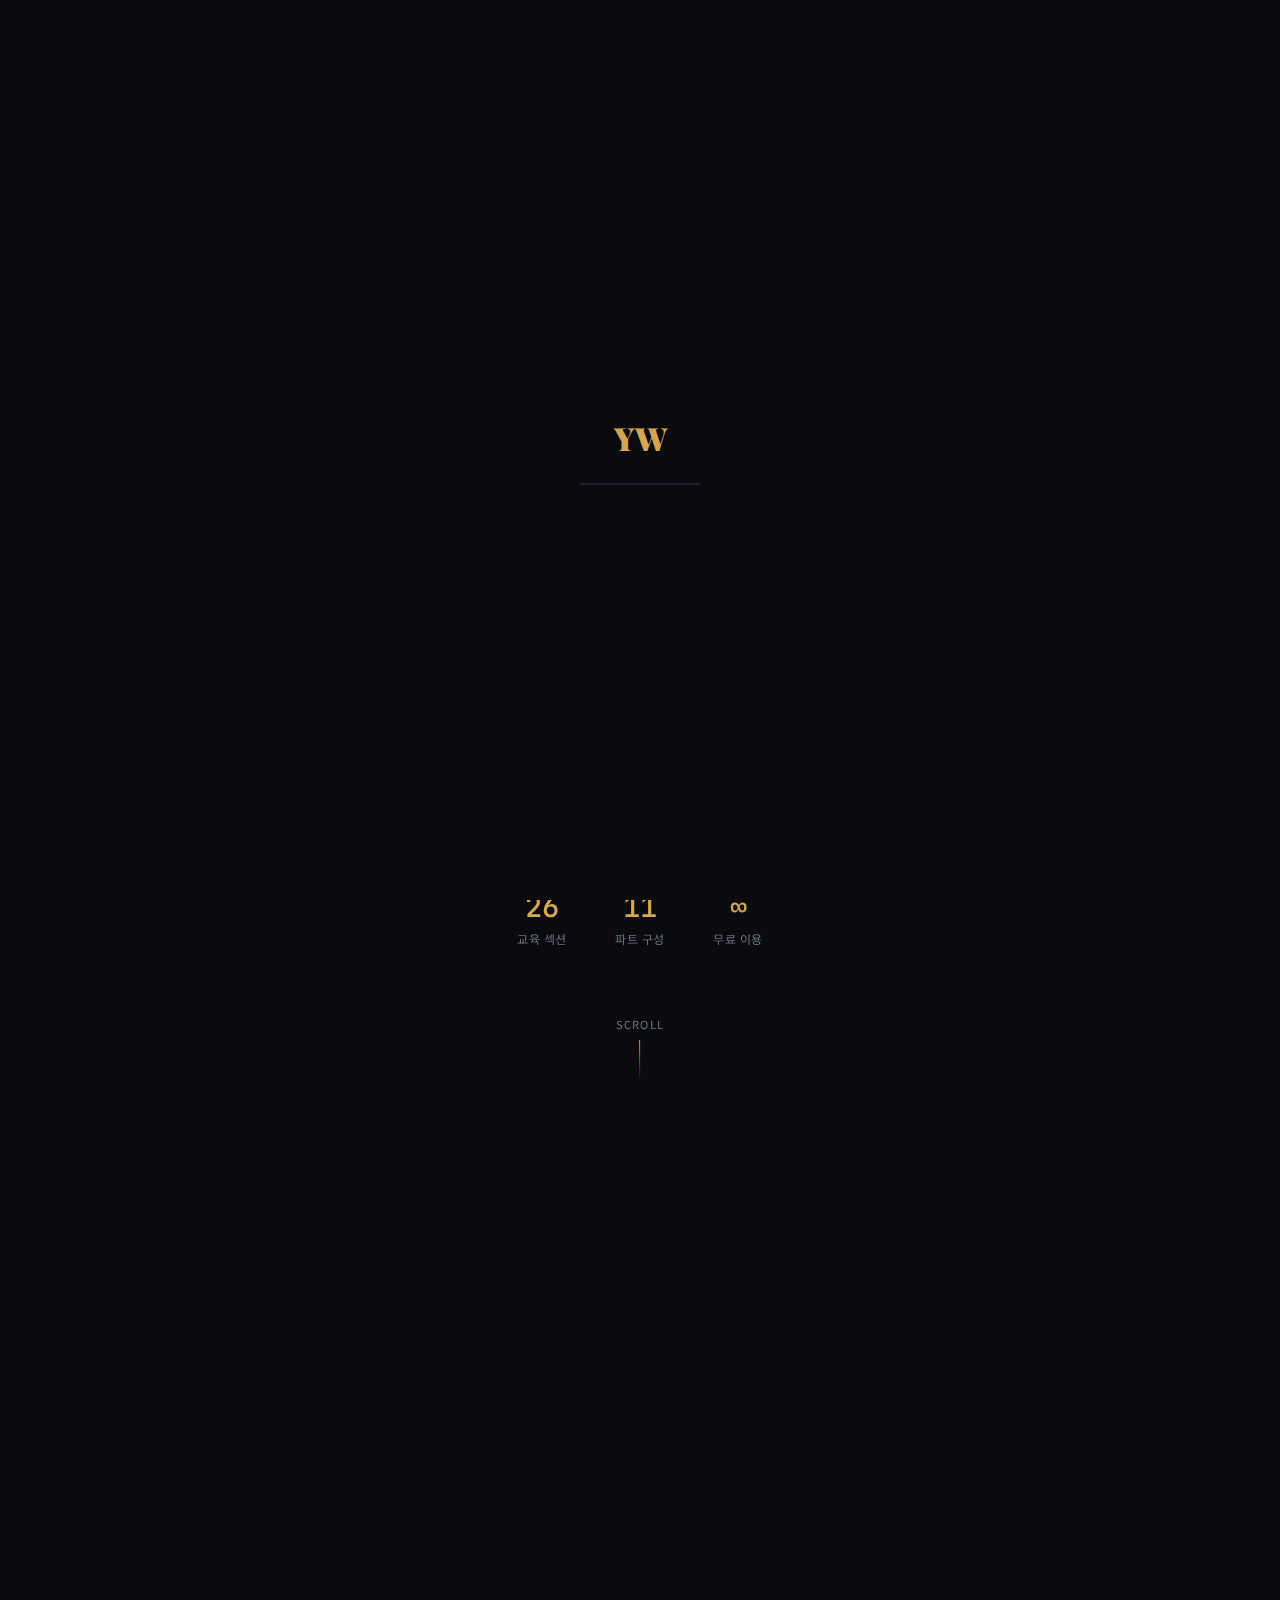
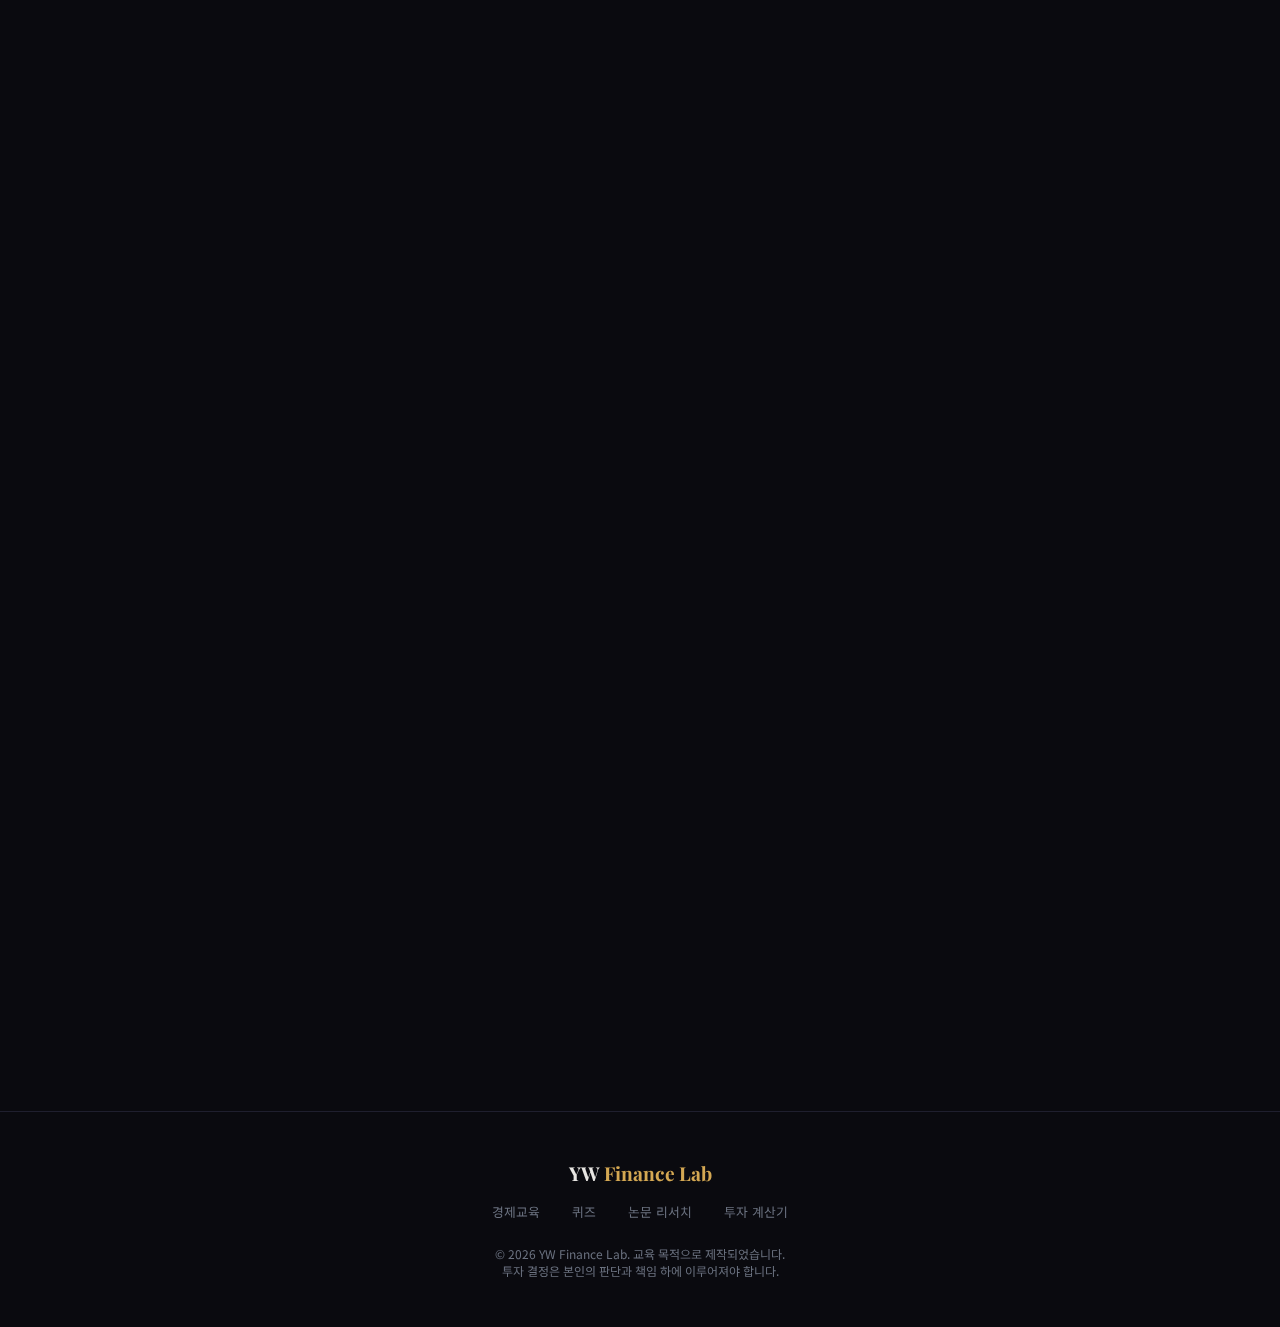
<file: index.html>
<!DOCTYPE html>
<html lang="ko">
<head>
    <meta charset="UTF-8">
    <meta name="viewport" content="width=device-width, initial-scale=1.0">
    <title>YW Finance Lab — 경제·투자·리서치</title>
    <link rel="preconnect" href="https://fonts.googleapis.com">
    <link href="https://fonts.googleapis.com/css2?family=Noto+Sans+KR:wght@300;400;500;700;900&family=Playfair+Display:wght@400;700;900&family=JetBrains+Mono:wght@400;500&display=swap" rel="stylesheet">
    <style>
        :root {
            --bg-primary: #0a0a0f;
            --bg-secondary: #12121a;
            --bg-card: #16161f;
            --bg-card-hover: #1c1c28;
            --accent-gold: #d4a853;
            --accent-gold-dim: #b8923f;
            --accent-green: #22c55e;
            --accent-red: #ef4444;
            --accent-blue: #3b82f6;
            --accent-purple: #a78bfa;
            --text-primary: #e8e6e3;
            --text-secondary: #9ca3af;
            --text-dim: #6b7280;
            --border: #1f1f2e;
            --border-light: #2a2a3a;
            --glow-gold: rgba(212,168,83,0.15);
        }
        *{margin:0;padding:0;box-sizing:border-box}
        html{scroll-behavior:smooth}
        body{font-family:'Noto Sans KR',sans-serif;background:var(--bg-primary);color:var(--text-primary);overflow-x:hidden;min-height:100vh}

        /* LOADER */
        .loader{position:fixed;inset:0;background:var(--bg-primary);z-index:99999;display:flex;align-items:center;justify-content:center;flex-direction:column;gap:1.5rem;transition:opacity 0.6s,visibility 0.6s}
        .loader.hidden{opacity:0;visibility:hidden;pointer-events:none}
        .loader-logo{font-family:'Playfair Display',serif;font-size:2rem;font-weight:900;color:var(--accent-gold);animation:loaderPulse 1.5s ease-in-out infinite}
        .loader-bar{width:120px;height:2px;background:var(--border);border-radius:2px;overflow:hidden}
        .loader-bar-inner{width:0%;height:100%;background:var(--accent-gold);border-radius:2px;animation:loaderFill 1.2s ease-out forwards}
        @keyframes loaderPulse{0%,100%{opacity:1}50%{opacity:0.5}}
        @keyframes loaderFill{0%{width:0%}100%{width:100%}}

        body::after{content:'';position:fixed;inset:0;background-image:url("data:image/svg+xml,%3Csvg viewBox='0 0 256 256' xmlns='http://www.w3.org/2000/svg'%3E%3Cfilter id='n'%3E%3CfeTurbulence type='fractalNoise' baseFrequency='0.9' numOctaves='4' stitchTiles='stitch'/%3E%3C/filter%3E%3Crect width='100%25' height='100%25' filter='url(%23n)' opacity='0.03'/%3E%3C/svg%3E");pointer-events:none;z-index:9998}
        .bg-gradient{position:fixed;inset:0;z-index:-1;overflow:hidden}
        .bg-gradient::before{content:'';position:absolute;width:800px;height:800px;top:-200px;right:-200px;background:radial-gradient(circle,rgba(212,168,83,0.06) 0%,transparent 70%);animation:floatOrb 20s ease-in-out infinite}
        .bg-gradient::after{content:'';position:absolute;width:600px;height:600px;bottom:-100px;left:-100px;background:radial-gradient(circle,rgba(59,130,246,0.04) 0%,transparent 70%);animation:floatOrb 25s ease-in-out infinite reverse}
        @keyframes floatOrb{0%,100%{transform:translate(0,0) scale(1)}33%{transform:translate(80px,-60px) scale(1.1)}66%{transform:translate(-40px,40px) scale(0.95)}}

        header{position:fixed;top:0;left:0;right:0;z-index:1000;padding:0 2rem;transition:all 0.4s cubic-bezier(0.16,1,0.3,1)}
        header.scrolled{background:rgba(10,10,15,0.88);backdrop-filter:blur(20px);border-bottom:1px solid var(--border)}
        nav{max-width:1200px;margin:0 auto;display:flex;justify-content:space-between;align-items:center;height:72px}
        .logo{display:flex;align-items:center;gap:12px;text-decoration:none}
        .logo-icon{width:36px;height:36px;background:linear-gradient(135deg,var(--accent-gold),var(--accent-gold-dim));border-radius:8px;display:flex;align-items:center;justify-content:center;font-family:'Playfair Display',serif;font-weight:900;font-size:18px;color:var(--bg-primary)}
        .logo-text{font-family:'Playfair Display',serif;font-size:1.25rem;font-weight:700;color:var(--text-primary);letter-spacing:-0.02em}
        .logo-text span{color:var(--accent-gold)}
        .nav-right{display:flex;align-items:center;gap:1.5rem}
        .nav-links{display:flex;gap:2rem;list-style:none}
        .nav-links a{color:var(--text-secondary);text-decoration:none;font-size:0.875rem;font-weight:400;letter-spacing:0.02em;transition:color 0.3s;position:relative}
        .nav-links a:hover{color:var(--accent-gold)}
        .nav-links a::after{content:'';position:absolute;bottom:-4px;left:0;width:0;height:1px;background:var(--accent-gold);transition:width 0.3s}
        .nav-links a:hover::after{width:100%}
        .search-toggle{background:none;border:1px solid var(--border);border-radius:8px;color:var(--text-dim);cursor:pointer;padding:6px 12px;font-size:0.8rem;display:flex;align-items:center;gap:6px;transition:all 0.3s;font-family:'JetBrains Mono',monospace}
        .search-toggle:hover{border-color:var(--accent-gold);color:var(--accent-gold)}
        .search-toggle kbd{font-size:0.65rem;padding:1px 5px;background:var(--bg-card);border:1px solid var(--border);border-radius:4px}
        .hamburger{display:none;flex-direction:column;gap:5px;cursor:pointer;background:none;border:none;padding:4px}
        .hamburger span{width:24px;height:2px;background:var(--text-secondary);transition:all 0.3s}

        /* SEARCH */
        .search-overlay{position:fixed;inset:0;background:rgba(10,10,15,0.92);backdrop-filter:blur(30px);z-index:2000;display:none;align-items:flex-start;justify-content:center;padding-top:20vh}
        .search-overlay.active{display:flex}
        .search-box{width:90%;max-width:600px;animation:fadeUp 0.3s ease-out}
        .search-input-wrap{position:relative}
        .search-input{width:100%;padding:1.2rem 1.5rem 1.2rem 3rem;background:var(--bg-card);border:1px solid var(--border-light);border-radius:16px;color:var(--text-primary);font-size:1.1rem;font-family:'Noto Sans KR',sans-serif;outline:none;transition:border-color 0.3s}
        .search-input:focus{border-color:var(--accent-gold)}
        .search-input::placeholder{color:var(--text-dim)}
        .search-icon{position:absolute;left:1.2rem;top:50%;transform:translateY(-50%);color:var(--text-dim);font-size:1rem}
        .search-hint{margin-top:1rem;text-align:center;font-size:0.8rem;color:var(--text-dim)}
        .search-hint kbd{padding:2px 6px;background:var(--bg-card);border:1px solid var(--border);border-radius:4px;font-family:'JetBrains Mono',monospace;font-size:0.7rem}
        .search-results{margin-top:1rem;max-height:300px;overflow-y:auto}
        .search-result-item{padding:1rem 1.5rem;border-radius:12px;cursor:pointer;transition:background 0.2s;display:flex;align-items:center;gap:12px}
        .search-result-item:hover{background:var(--bg-card-hover)}
        .search-result-icon{font-size:1.2rem}
        .search-result-text{font-size:0.95rem;flex:1}
        .search-result-tag{font-size:0.7rem;color:var(--text-dim);font-family:'JetBrains Mono',monospace}

        /* HERO */
        .hero{min-height:100vh;display:flex;align-items:center;justify-content:center;padding:6rem 2rem 4rem;position:relative}
        .hero-content{max-width:900px;text-align:center}
        .hero-badge{display:inline-flex;align-items:center;gap:8px;padding:6px 16px;background:var(--bg-card);border:1px solid var(--border-light);border-radius:100px;font-size:0.8rem;color:var(--text-secondary);margin-bottom:2rem;animation:fadeUp 0.8s ease-out both}
        .dot{width:6px;height:6px;background:var(--accent-green);border-radius:50%;animation:pulse 2s ease-in-out infinite;display:inline-block}
        @keyframes pulse{0%,100%{opacity:1}50%{opacity:0.4}}
        .hero h1{font-family:'Playfair Display',serif;font-size:clamp(2.8rem,7vw,5.5rem);font-weight:900;line-height:1.1;letter-spacing:-0.03em;margin-bottom:1.5rem;animation:fadeUp 0.8s ease-out 0.1s both}
        .hero h1 .gold{color:var(--accent-gold)}
        .hero h1 .outline{-webkit-text-stroke:1.5px var(--text-secondary);color:transparent}
        .hero-desc{font-size:1.1rem;color:var(--text-secondary);line-height:1.7;max-width:600px;margin:0 auto 2.5rem;font-weight:300;animation:fadeUp 0.8s ease-out 0.2s both}
        .hero-cta{display:flex;justify-content:center;gap:1rem;margin-bottom:3rem;animation:fadeUp 0.8s ease-out 0.25s both;flex-wrap:wrap}
        .btn{display:inline-flex;align-items:center;gap:8px;padding:12px 28px;border-radius:12px;font-size:0.95rem;font-weight:500;text-decoration:none;transition:all 0.3s;cursor:pointer;border:none;font-family:'Noto Sans KR',sans-serif}
        .btn-primary{background:linear-gradient(135deg,var(--accent-gold),var(--accent-gold-dim));color:var(--bg-primary)}
        .btn-primary:hover{transform:translateY(-2px);box-shadow:0 8px 30px rgba(212,168,83,0.3)}
        .btn-secondary{background:transparent;color:var(--text-secondary);border:1px solid var(--border-light)}
        .btn-secondary:hover{border-color:var(--accent-gold);color:var(--accent-gold)}
        .hero-stats{display:flex;justify-content:center;gap:3rem;animation:fadeUp 0.8s ease-out 0.3s both}
        .hero-stat{text-align:center}
        .hero-stat-num{font-family:'JetBrains Mono',monospace;font-size:1.8rem;font-weight:500;color:var(--accent-gold)}
        .hero-stat-label{font-size:0.75rem;color:var(--text-dim);margin-top:4px;letter-spacing:0.05em;text-transform:uppercase}
        .scroll-indicator{position:absolute;bottom:2rem;left:50%;transform:translateX(-50%);display:flex;flex-direction:column;align-items:center;gap:8px;animation:fadeUp 0.8s ease-out 0.5s both}
        .scroll-indicator span{font-size:0.7rem;color:var(--text-dim);letter-spacing:0.1em;text-transform:uppercase}
        .scroll-line{width:1px;height:40px;background:linear-gradient(to bottom,var(--accent-gold),transparent);animation:scrollPulse 2s ease-in-out infinite}
        @keyframes scrollPulse{0%,100%{opacity:0.3;transform:scaleY(1)}50%{opacity:1;transform:scaleY(1.2)}}
        @keyframes fadeUp{from{opacity:0;transform:translateY(30px)}to{opacity:1;transform:translateY(0)}}

        /* TICKER */
        .ticker-section{border-top:1px solid var(--border);border-bottom:1px solid var(--border);padding:1rem 0;overflow:hidden}
        .ticker-track{display:flex;gap:3rem;animation:tickerScroll 30s linear infinite;width:max-content}
        @keyframes tickerScroll{0%{transform:translateX(0)}100%{transform:translateX(-50%)}}
        .ticker-item{display:flex;align-items:center;gap:0.75rem;white-space:nowrap;font-family:'JetBrains Mono',monospace;font-size:0.8rem}
        .ticker-symbol{color:var(--text-secondary);font-weight:500}
        .ticker-price{color:var(--text-primary)}
        .ticker-change.up{color:var(--accent-green)}
        .ticker-change.down{color:var(--accent-red)}

        /* MARKET CLOCKS */
        .market-clocks{display:flex;justify-content:center;gap:2rem;padding:1.5rem 2rem;flex-wrap:wrap}
        .market-clock{display:flex;align-items:center;gap:10px;padding:10px 16px;background:var(--bg-card);border:1px solid var(--border);border-radius:12px;font-size:0.8rem;min-width:180px}
        .market-dot{width:8px;height:8px;border-radius:50%;flex-shrink:0}
        .market-dot.open{background:var(--accent-green);box-shadow:0 0 8px rgba(34,197,94,0.5)}
        .market-dot.closed{background:var(--accent-red)}
        .market-dot.pre{background:var(--accent-gold);animation:pulse 2s ease-in-out infinite}
        .market-name{color:var(--text-secondary);font-weight:500}
        .market-time{color:var(--text-dim);font-family:'JetBrains Mono',monospace;font-size:0.75rem;margin-left:auto}

        section{max-width:1200px;margin:0 auto;padding:6rem 2rem}
        .section-label{font-family:'JetBrains Mono',monospace;font-size:0.7rem;color:var(--accent-gold);letter-spacing:0.15em;text-transform:uppercase;margin-bottom:1rem}
        .section-title{font-family:'Playfair Display',serif;font-size:clamp(2rem,4vw,3rem);font-weight:700;letter-spacing:-0.02em;margin-bottom:1rem}
        .section-desc{color:var(--text-secondary);font-size:1rem;line-height:1.7;max-width:600px;margin-bottom:3rem;font-weight:300}

        /* CARDS - 5개 (교육, 퀴즈, 리서치, 계산기, 인사이트) */
        .cards-grid{display:grid;grid-template-columns:repeat(auto-fit,minmax(300px,1fr));gap:1.5rem}
        /* 퀴즈 카드를 가로로 넓게 */
        .cards-grid .feature-card.wide{grid-column:span 2}
        .feature-card{background:var(--bg-card);border:1px solid var(--border);border-radius:16px;padding:2rem;text-decoration:none;color:inherit;position:relative;overflow:hidden;transition:all 0.4s cubic-bezier(0.16,1,0.3,1);cursor:pointer;display:block}
        .feature-card::before{content:'';position:absolute;inset:0;background:linear-gradient(135deg,transparent 40%,var(--glow-gold));opacity:0;transition:opacity 0.4s}
        .feature-card:hover{border-color:var(--accent-gold-dim);transform:translateY(-4px);background:var(--bg-card-hover)}
        .feature-card:hover::before{opacity:1}
        .card-icon{width:52px;height:52px;border-radius:12px;display:flex;align-items:center;justify-content:center;font-size:1.5rem;margin-bottom:1.5rem}
        .card-icon.edu{background:rgba(34,197,94,0.1);border:1px solid rgba(34,197,94,0.2)}
        .card-icon.quiz{background:rgba(212,168,83,0.1);border:1px solid rgba(212,168,83,0.2)}
        .card-icon.research{background:rgba(59,130,246,0.1);border:1px solid rgba(59,130,246,0.2)}
        .card-icon.tools{background:rgba(167,139,250,0.1);border:1px solid rgba(167,139,250,0.2)}
        .card-icon.news{background:rgba(239,68,68,0.1);border:1px solid rgba(239,68,68,0.2)}
        .card-status{display:inline-flex;align-items:center;gap:6px;font-size:0.7rem;padding:3px 10px;border-radius:100px;margin-bottom:1rem;font-family:'JetBrains Mono',monospace}
        .card-status.live{background:rgba(34,197,94,0.1);color:var(--accent-green);border:1px solid rgba(34,197,94,0.2)}
        .card-status.new{background:rgba(212,168,83,0.1);color:var(--accent-gold);border:1px solid rgba(212,168,83,0.2)}
        .card-status.soon{background:rgba(59,130,246,0.1);color:var(--accent-blue);border:1px solid rgba(59,130,246,0.2)}
        .card-status.dev{background:rgba(107,114,128,0.1);color:var(--text-dim);border:1px solid rgba(107,114,128,0.2)}
        .card-title{font-size:1.25rem;font-weight:700;margin-bottom:0.75rem}
        .card-desc{font-size:0.9rem;color:var(--text-secondary);line-height:1.6;margin-bottom:1.5rem;font-weight:300}
        .card-tags{display:flex;flex-wrap:wrap;gap:6px}
        .card-tag{font-size:0.7rem;padding:3px 10px;background:rgba(255,255,255,0.04);border:1px solid var(--border);border-radius:100px;color:var(--text-dim);font-family:'JetBrains Mono',monospace}
        .card-arrow{position:absolute;top:2rem;right:2rem;width:32px;height:32px;border-radius:50%;border:1px solid var(--border);display:flex;align-items:center;justify-content:center;color:var(--text-dim);font-size:0.9rem;transition:all 0.3s}
        .feature-card:hover .card-arrow{border-color:var(--accent-gold);color:var(--accent-gold);transform:translate(2px,-2px)}

        /* ROADMAP */
        .roadmap{display:grid;grid-template-columns:repeat(auto-fit,minmax(240px,1fr));gap:1.5rem;margin-top:2rem}
        .roadmap-item{padding:1.5rem;border-left:2px solid var(--border);transition:border-color 0.3s}
        .roadmap-item:hover{border-color:var(--accent-gold)}
        .roadmap-quarter{font-family:'JetBrains Mono',monospace;font-size:0.7rem;color:var(--accent-gold);letter-spacing:0.1em;margin-bottom:0.75rem}
        .roadmap-title{font-size:1rem;font-weight:500;margin-bottom:0.5rem}
        .roadmap-desc{font-size:0.8rem;color:var(--text-dim);line-height:1.5}

        footer{border-top:1px solid var(--border);padding:3rem 2rem;text-align:center}
        .footer-inner{max-width:1200px;margin:0 auto}
        .footer-logo{font-family:'Playfair Display',serif;font-size:1.2rem;font-weight:700;margin-bottom:1rem}
        .footer-logo span{color:var(--accent-gold)}
        .footer-links{display:flex;justify-content:center;gap:2rem;margin-bottom:1.5rem;flex-wrap:wrap}
        .footer-links a{color:var(--text-dim);text-decoration:none;font-size:0.8rem;transition:color 0.3s}
        .footer-links a:hover{color:var(--accent-gold)}
        .footer-copy{font-size:0.75rem;color:var(--text-dim)}

        .back-to-top{position:fixed;bottom:2rem;right:2rem;width:44px;height:44px;background:var(--bg-card);border:1px solid var(--border);border-radius:50%;display:flex;align-items:center;justify-content:center;color:var(--text-dim);cursor:pointer;z-index:999;opacity:0;visibility:hidden;transition:all 0.3s;font-size:1.1rem}
        .back-to-top.visible{opacity:1;visibility:visible}
        .back-to-top:hover{border-color:var(--accent-gold);color:var(--accent-gold);transform:translateY(-2px)}

        .mobile-menu{display:none;position:fixed;inset:0;background:rgba(10,10,15,0.98);backdrop-filter:blur(20px);z-index:1500;flex-direction:column;align-items:center;justify-content:center;gap:2rem}
        .mobile-menu.active{display:flex}
        .mobile-menu a{color:var(--text-primary);text-decoration:none;font-size:1.5rem;font-weight:500;transition:color 0.3s}
        .mobile-menu a:hover{color:var(--accent-gold)}
        .mobile-close{position:absolute;top:1.5rem;right:1.5rem;background:none;border:none;color:var(--text-secondary);font-size:1.5rem;cursor:pointer}

        .reveal{opacity:0;transform:translateY(40px);transition:all 0.8s cubic-bezier(0.16,1,0.3,1)}
        .reveal.visible{opacity:1;transform:translateY(0)}

        @media(max-width:768px){
            .nav-links{display:none}.search-toggle kbd{display:none}.hamburger{display:flex}
            .hero{padding:5rem 1.5rem 3rem}.hero-stats{gap:1.5rem}.hero-stat-num{font-size:1.4rem}
            section{padding:4rem 1.5rem}.cards-grid{grid-template-columns:1fr}
            .cards-grid .feature-card.wide{grid-column:span 1}
            .roadmap{grid-template-columns:1fr 1fr}.footer-links{gap:1rem}
            .market-clocks{gap:0.75rem}.market-clock{min-width:150px;padding:8px 12px;font-size:0.75rem}
        }
        @media(max-width:480px){
            .hero h1{font-size:2.2rem}.hero-desc{font-size:0.95rem}
            .hero-stats{flex-direction:column;gap:1rem}.hero-cta{flex-direction:column;align-items:center}
            .roadmap{grid-template-columns:1fr}.market-clocks{flex-direction:column;align-items:center}
        }
    </style>
</head>
<body>
<div class="loader" id="loader"><div class="loader-logo">YW</div><div class="loader-bar"><div class="loader-bar-inner"></div></div></div>
<div class="bg-gradient"></div>

<!-- SEARCH -->
<div class="search-overlay" id="searchOverlay">
    <div class="search-box">
        <div class="search-input-wrap">
            <span class="search-icon">🔍</span>
            <input type="text" class="search-input" id="searchInput" placeholder="무엇을 배우고 싶으세요?" autocomplete="off">
        </div>
        <div class="search-hint"><kbd>ESC</kbd> 로 닫기</div>
        <div class="search-results" id="searchResults"></div>
    </div>
</div>

<!-- HEADER -->
<header id="header">
    <nav>
        <a href="#" class="logo"><div class="logo-icon">Y</div><div class="logo-text">YW <span>Finance Lab</span></div></a>
        <div class="nav-right">
            <ul class="nav-links">
                <li><a href="#features">서비스</a></li>
                <li><a href="#roadmap">로드맵</a></li>
                <li><a href="education.html">경제교육</a></li>
                <li><a href="quiz.html">퀴즈</a></li>
            </ul>
            <button class="search-toggle" onclick="openSearch()">🔍 검색 <kbd>/</kbd></button>
            <button class="hamburger" onclick="toggleMenu()"><span></span><span></span><span></span></button>
        </div>
    </nav>
</header>

<!-- MOBILE MENU -->
<div class="mobile-menu" id="mobileMenu">
    <button class="mobile-close" onclick="toggleMenu()">✕</button>
    <a href="#features" onclick="toggleMenu()">서비스</a>
    <a href="#roadmap" onclick="toggleMenu()">로드맵</a>
    <a href="education.html" onclick="toggleMenu()">경제교육</a>
    <a href="quiz.html" onclick="toggleMenu()">퀴즈</a>
</div>

<div style="height:72px"></div>

<!-- TICKER -->
<div class="ticker-section">
    <div class="ticker-track">
        <div class="ticker-item"><span class="ticker-symbol">KOSPI</span><span class="ticker-price">2,612.34</span><span class="ticker-change up">+1.24%</span></div>
        <div class="ticker-item"><span class="ticker-symbol">KOSDAQ</span><span class="ticker-price">742.18</span><span class="ticker-change down">-0.38%</span></div>
        <div class="ticker-item"><span class="ticker-symbol">S&P 500</span><span class="ticker-price">6,114.52</span><span class="ticker-change up">+0.67%</span></div>
        <div class="ticker-item"><span class="ticker-symbol">NASDAQ</span><span class="ticker-price">19,945.64</span><span class="ticker-change up">+1.02%</span></div>
        <div class="ticker-item"><span class="ticker-symbol">USD/KRW</span><span class="ticker-price">1,442.30</span><span class="ticker-change down">-0.15%</span></div>
        <div class="ticker-item"><span class="ticker-symbol">BTC</span><span class="ticker-price">$97,420</span><span class="ticker-change up">+2.31%</span></div>
        <div class="ticker-item"><span class="ticker-symbol">GOLD</span><span class="ticker-price">$2,928.40</span><span class="ticker-change up">+0.45%</span></div>
        <div class="ticker-item"><span class="ticker-symbol">WTI</span><span class="ticker-price">$71.24</span><span class="ticker-change down">-1.12%</span></div>
        <div class="ticker-item"><span class="ticker-symbol">KOSPI</span><span class="ticker-price">2,612.34</span><span class="ticker-change up">+1.24%</span></div>
        <div class="ticker-item"><span class="ticker-symbol">KOSDAQ</span><span class="ticker-price">742.18</span><span class="ticker-change down">-0.38%</span></div>
        <div class="ticker-item"><span class="ticker-symbol">S&P 500</span><span class="ticker-price">6,114.52</span><span class="ticker-change up">+0.67%</span></div>
        <div class="ticker-item"><span class="ticker-symbol">NASDAQ</span><span class="ticker-price">19,945.64</span><span class="ticker-change up">+1.02%</span></div>
        <div class="ticker-item"><span class="ticker-symbol">USD/KRW</span><span class="ticker-price">1,442.30</span><span class="ticker-change down">-0.15%</span></div>
        <div class="ticker-item"><span class="ticker-symbol">BTC</span><span class="ticker-price">$97,420</span><span class="ticker-change up">+2.31%</span></div>
        <div class="ticker-item"><span class="ticker-symbol">GOLD</span><span class="ticker-price">$2,928.40</span><span class="ticker-change up">+0.45%</span></div>
        <div class="ticker-item"><span class="ticker-symbol">WTI</span><span class="ticker-price">$71.24</span><span class="ticker-change down">-1.12%</span></div>
    </div>
</div>

<!-- MARKET CLOCKS -->
<div class="market-clocks" id="marketClocks"></div>

<!-- HERO -->
<section class="hero">
    <div class="hero-content">
        <div class="hero-badge"><span class="dot"></span> v6.0 — 2026년 2월 업데이트</div>
        <h1><span class="gold">경제</span>를 읽고<br><span class="outline">투자</span>를 설계하다</h1>
        <p class="hero-desc">주식 입문부터 논문 리서치까지.<br>체계적인 금융 교육과 분석 도구를 한 곳에서.</p>
        <div class="hero-cta">
            <a href="education.html" class="btn btn-primary">📚 교육 시작하기</a>
            <a href="quiz.html" class="btn btn-secondary">🧠 실력 테스트</a>
        </div>
        <div class="hero-stats">
            <div class="hero-stat"><div class="hero-stat-num" id="stat1">0</div><div class="hero-stat-label">교육 섹션</div></div>
            <div class="hero-stat"><div class="hero-stat-num" id="stat2">0</div><div class="hero-stat-label">파트 구성</div></div>
            <div class="hero-stat"><div class="hero-stat-num">∞</div><div class="hero-stat-label">무료 이용</div></div>
        </div>
    </div>
    <div class="scroll-indicator"><span>Scroll</span><div class="scroll-line"></div></div>
</section>

<!-- FEATURES -->
<section id="features">
    <div class="reveal">
        <div class="section-label">// Services</div>
        <h2 class="section-title">무엇을 할 수 있나요?</h2>
        <p class="section-desc">금융 교육, 퀴즈, 논문 리서치, 투자 도구까지 — 당신의 투자 여정을 위한 모든 것.</p>
    </div>
    <div class="cards-grid">
        <!-- 경제교육 -->
        <a href="education.html" class="feature-card reveal">
            <div class="card-arrow">→</div>
            <div class="card-icon edu">📚</div>
            <div class="card-status live"><span class="dot" style="width:5px;height:5px"></span> LIVE</div>
            <div class="card-title">경제 기초교육</div>
            <div class="card-desc">중앙은행부터 리스크관리까지, 주식 입문자를 위한 26개 섹션의 체계적인 교육 콘텐츠.</div>
            <div class="card-tags"><span class="card-tag">금리·환율</span><span class="card-tag">기술적분석</span><span class="card-tag">ETF·자산배분</span><span class="card-tag">세금·절세</span></div>
        </a>
        <!-- 퀴즈 -->
        <a href="quiz.html" class="feature-card reveal">
            <div class="card-arrow">→</div>
            <div class="card-icon quiz">🧠</div>
            <div class="card-status new"><span style="width:5px;height:5px;background:var(--accent-gold);border-radius:50%;display:inline-block"></span> NEW</div>
            <div class="card-title">투자 지식 퀴즈</div>
            <div class="card-desc">5개 카테고리, 3단계 난이도의 퀴즈로 투자 실력을 테스트하고 부족한 부분을 파악하세요.</div>
            <div class="card-tags"><span class="card-tag">기초경제</span><span class="card-tag">주식투자</span><span class="card-tag">채권·금리</span><span class="card-tag">투자전략</span><span class="card-tag">세금·절세</span></div>
        </a>
        <!-- 리서치 -->
        <a href="#" class="feature-card reveal" onclick="event.preventDefault()">
            <div class="card-arrow">→</div>
            <div class="card-icon research">🔬</div>
            <div class="card-status soon"><span style="width:5px;height:5px;background:var(--accent-blue);border-radius:50%;display:inline-block"></span> COMING SOON</div>
            <div class="card-title">논문 리서치 허브</div>
            <div class="card-desc">경제·금융 논문을 검색하고 핵심을 요약. AI 기반 논문 분석 도구로 리서치 효율을 극대화.</div>
            <div class="card-tags"><span class="card-tag">논문검색</span><span class="card-tag">AI요약</span><span class="card-tag">트렌드분석</span></div>
        </a>
        <!-- 계산기 -->
        <a href="#" class="feature-card reveal" onclick="event.preventDefault()">
            <div class="card-arrow">→</div>
            <div class="card-icon tools">🧮</div>
            <div class="card-status dev"><span style="width:5px;height:5px;background:var(--text-dim);border-radius:50%;display:inline-block"></span> IN DEV</div>
            <div class="card-title">투자 계산기</div>
            <div class="card-desc">복리 계산, 배당수익률, PER·ROE 분석, 포트폴리오 시뮬레이션 등 실전 투자 계산 도구.</div>
            <div class="card-tags"><span class="card-tag">복리계산</span><span class="card-tag">배당분석</span><span class="card-tag">포트폴리오</span></div>
        </a>
        <!-- 인사이트 -->
        <a href="#" class="feature-card reveal" onclick="event.preventDefault()">
            <div class="card-arrow">→</div>
            <div class="card-icon news">📡</div>
            <div class="card-status dev"><span style="width:5px;height:5px;background:var(--text-dim);border-radius:50%;display:inline-block"></span> IN DEV</div>
            <div class="card-title">시장 인사이트</div>
            <div class="card-desc">국내외 주요 경제 이벤트, FOMC 일정, 실적 발표 캘린더 및 시장 동향 대시보드.</div>
            <div class="card-tags"><span class="card-tag">FOMC일정</span><span class="card-tag">어닝캘린더</span><span class="card-tag">경제지표</span></div>
        </a>
    </div>
</section>

<!-- ROADMAP -->
<section id="roadmap">
    <div class="reveal">
        <div class="section-label">// Roadmap</div>
        <h2 class="section-title">개발 로드맵</h2>
        <p class="section-desc">YW Finance Lab은 계속 성장합니다.</p>
    </div>
    <div class="roadmap reveal">
        <div class="roadmap-item"><div class="roadmap-quarter">2026 Q1 ✅</div><div class="roadmap-title">경제 기초교육 v5.0</div><div class="roadmap-desc">26개 섹션 완성. 재무제표, 공매도, IPO, 절세계좌, 리스크관리 추가.</div></div>
        <div class="roadmap-item"><div class="roadmap-quarter">2026 Q1 ✅</div><div class="roadmap-title">메인 포털 & 퀴즈</div><div class="roadmap-desc">다크모드 포털, 5개 카테고리 퀴즈 시스템, 검색, 마켓 시계.</div></div>
        <div class="roadmap-item"><div class="roadmap-quarter">2026 Q2</div><div class="roadmap-title">논문 리서치 허브</div><div class="roadmap-desc">경제 논문 검색·요약 기능. Streamlit 기반 AI 분석 도구 연동.</div></div>
        <div class="roadmap-item"><div class="roadmap-quarter">2026 Q3</div><div class="roadmap-title">투자 계산기 & 대시보드</div><div class="roadmap-desc">복리·배당 계산, 포트폴리오 시뮬레이션, 실시간 시장 데이터.</div></div>
    </div>
</section>

<footer>
    <div class="footer-inner">
        <div class="footer-logo">YW <span>Finance Lab</span></div>
        <div class="footer-links">
            <a href="education.html">경제교육</a>
            <a href="quiz.html">퀴즈</a>
            <a href="#">논문 리서치</a>
            <a href="#">투자 계산기</a>
        </div>
        <div class="footer-copy">© 2026 YW Finance Lab. 교육 목적으로 제작되었습니다.<br>투자 결정은 본인의 판단과 책임 하에 이루어져야 합니다.</div>
    </div>
</footer>

<button class="back-to-top" id="backToTop" onclick="window.scrollTo({top:0,behavior:'smooth'})">↑</button>

<script>
window.addEventListener('load',()=>{setTimeout(()=>document.getElementById('loader').classList.add('hidden'),1300)});
const header=document.getElementById('header'),backToTop=document.getElementById('backToTop');
window.addEventListener('scroll',()=>{header.classList.toggle('scrolled',window.scrollY>50);backToTop.classList.toggle('visible',window.scrollY>500)});
function toggleMenu(){document.getElementById('mobileMenu').classList.toggle('active')}

// SEARCH
const searchData=[
    {icon:'🏦',text:'중앙은행과 기준금리',tag:'PART 1',url:'education.html'},
    {icon:'💰',text:'복리의 마법',tag:'PART 2',url:'education.html'},
    {icon:'📊',text:'채권 투자 기초',tag:'PART 3',url:'education.html'},
    {icon:'🔄',text:'경기 사이클과 투자',tag:'PART 4',url:'education.html'},
    {icon:'📈',text:'주식시장 용어 정리',tag:'PART 5',url:'education.html'},
    {icon:'🔢',text:'PER·PBR·ROE 지표',tag:'PART 6',url:'education.html'},
    {icon:'📉',text:'기술적 분석 (차트)',tag:'PART 7',url:'education.html'},
    {icon:'🧺',text:'ETF와 자산배분',tag:'PART 8',url:'education.html'},
    {icon:'📋',text:'재무제표 읽는 법',tag:'PART 9',url:'education.html'},
    {icon:'🔻',text:'공매도와 IPO',tag:'PART 10',url:'education.html'},
    {icon:'🛡️',text:'절세계좌와 리스크관리',tag:'PART 11',url:'education.html'},
    {icon:'🧠',text:'투자 지식 퀴즈',tag:'QUIZ',url:'quiz.html'},
];
function openSearch(){document.getElementById('searchOverlay').classList.add('active');setTimeout(()=>document.getElementById('searchInput').focus(),100)}
function closeSearch(){document.getElementById('searchOverlay').classList.remove('active');document.getElementById('searchInput').value='';document.getElementById('searchResults').innerHTML=''}
document.getElementById('searchOverlay').addEventListener('click',e=>{if(e.target===e.currentTarget)closeSearch()});
document.getElementById('searchInput').addEventListener('input',e=>{
    const q=e.target.value.toLowerCase().trim(),results=document.getElementById('searchResults');
    if(!q){results.innerHTML='';return}
    const filtered=searchData.filter(d=>d.text.toLowerCase().includes(q)||d.tag.toLowerCase().includes(q));
    results.innerHTML=filtered.map(d=>`<div class="search-result-item" onclick="location.href='${d.url}'"><span class="search-result-icon">${d.icon}</span><span class="search-result-text">${d.text}</span><span class="search-result-tag">${d.tag}</span></div>`).join('')||'<div style="padding:1rem;color:var(--text-dim);text-align:center">검색 결과가 없습니다</div>';
});
document.addEventListener('keydown',e=>{if(e.key==='/'&&!document.getElementById('searchOverlay').classList.contains('active')){e.preventDefault();openSearch()}if(e.key==='Escape')closeSearch()});

// MARKET CLOCKS
function updateMarketClocks(){
    const now=new Date();
    const markets=[{name:'🇰🇷 한국',tz:'Asia/Seoul',open:9,close:15.5},{name:'🇺🇸 미국',tz:'America/New_York',open:9.5,close:16},{name:'🇯🇵 일본',tz:'Asia/Tokyo',open:9,close:15},{name:'🇬🇧 영국',tz:'Europe/London',open:8,close:16.5}];
    document.getElementById('marketClocks').innerHTML=markets.map(m=>{
        const lt=new Date(now.toLocaleString('en-US',{timeZone:m.tz})),h=lt.getHours()+lt.getMinutes()/60,d=lt.getDay(),we=d===0||d===6;
        let s='closed',l='휴장';if(!we){if(h>=m.open&&h<m.close){s='open';l='개장'}else if(h>=m.open-1&&h<m.open){s='pre';l='프리마켓'}}
        return`<div class="market-clock"><div class="market-dot ${s}"></div><span class="market-name">${m.name}</span><span style="font-size:0.7rem;color:${s==='open'?'var(--accent-green)':s==='pre'?'var(--accent-gold)':'var(--text-dim)'}">${l}</span><span class="market-time">${lt.toLocaleTimeString('ko-KR',{hour:'2-digit',minute:'2-digit',hour12:false})}</span></div>`;
    }).join('');
}
updateMarketClocks();setInterval(updateMarketClocks,60000);

// STAT COUNTER
function animateValue(el,end,dur){const st=performance.now();function u(t){const p=Math.min((t-st)/dur,1);el.textContent=Math.floor(end*(1-Math.pow(1-p,3)));if(p<1)requestAnimationFrame(u)}requestAnimationFrame(u)}
const ho=new IntersectionObserver(e=>{e.forEach(en=>{if(en.isIntersecting){animateValue(document.getElementById('stat1'),26,1500);animateValue(document.getElementById('stat2'),11,1200);ho.unobserve(en.target)}})},{threshold:0.5});
ho.observe(document.querySelector('.hero'));

// REVEAL
const reveals=document.querySelectorAll('.reveal');
const ro=new IntersectionObserver(e=>{e.forEach((en,i)=>{if(en.isIntersecting){setTimeout(()=>en.target.classList.add('visible'),i*80);ro.unobserve(en.target)}})},{threshold:0.08,rootMargin:'0px 0px -40px 0px'});
reveals.forEach(el=>ro.observe(el));
</script>
</body>
</html>
</file>
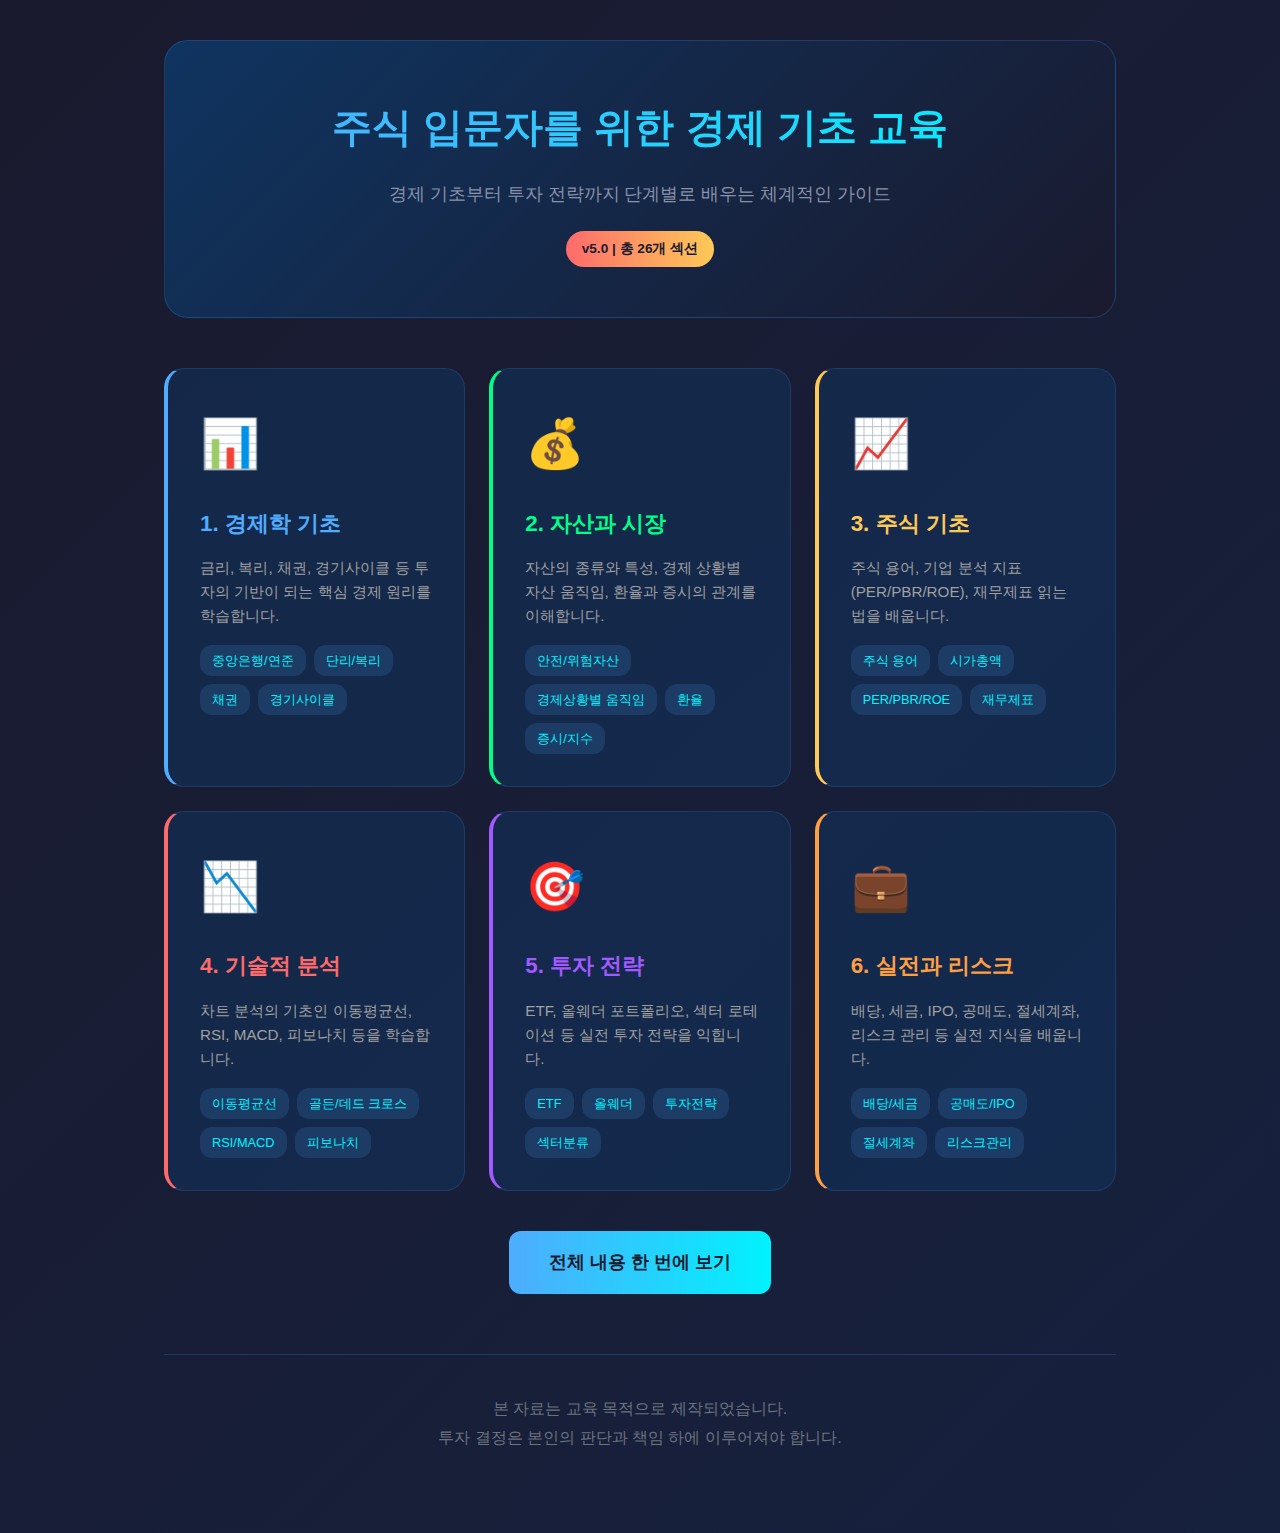
<file: education/index.html>
<!DOCTYPE html>
<html lang="ko">
<head>
    <meta charset="UTF-8">
    <meta name="viewport" content="width=device-width, initial-scale=1.0, maximum-scale=5.0, user-scalable=yes">
    <title>주식 입문자를 위한 경제 기초 교육</title>
    <style>
        * {
            margin: 0;
            padding: 0;
            box-sizing: border-box;
        }

        body {
            font-family: 'Pretendard', -apple-system, BlinkMacSystemFont, 'Segoe UI', sans-serif;
            background: linear-gradient(135deg, #1a1a2e 0%, #16213e 100%);
            color: #e8e8e8;
            line-height: 1.8;
            min-height: 100vh;
            -webkit-text-size-adjust: 100%;
        }

        .container {
            max-width: 1000px;
            margin: 0 auto;
            padding: 40px 24px;
        }

        header {
            text-align: center;
            margin-bottom: 50px;
            padding: 50px 40px;
            background: linear-gradient(135deg, #0f3460 0%, #1a1a2e 100%);
            border-radius: 24px;
            border: 1px solid rgba(79, 172, 254, 0.2);
        }

        h1 {
            font-size: 2.5em;
            background: linear-gradient(90deg, #4facfe, #00f2fe);
            -webkit-background-clip: text;
            -webkit-text-fill-color: transparent;
            margin-bottom: 16px;
        }

        .subtitle {
            color: #8892a8;
            font-size: 1.1em;
            margin-bottom: 20px;
        }

        .version-badge {
            display: inline-block;
            background: linear-gradient(90deg, #ff6b6b, #feca57);
            color: #1a1a2e;
            padding: 6px 16px;
            border-radius: 20px;
            font-size: 0.85em;
            font-weight: bold;
        }

        .course-grid {
            display: grid;
            grid-template-columns: repeat(auto-fit, minmax(300px, 1fr));
            gap: 24px;
            margin-top: 40px;
        }

        .course-card {
            background: rgba(15, 52, 96, 0.5);
            border-radius: 20px;
            padding: 32px;
            border: 1px solid rgba(79, 172, 254, 0.15);
            transition: all 0.3s ease;
            text-decoration: none;
            color: inherit;
            display: block;
        }

        .course-card:hover {
            transform: translateY(-5px);
            border-color: rgba(79, 172, 254, 0.4);
            background: rgba(15, 52, 96, 0.7);
        }

        .course-icon {
            font-size: 3em;
            margin-bottom: 16px;
        }

        .course-title {
            font-size: 1.4em;
            color: #4facfe;
            margin-bottom: 12px;
        }

        .course-desc {
            color: #a0a0a0;
            font-size: 0.95em;
            line-height: 1.6;
            margin-bottom: 16px;
        }

        .course-topics {
            display: flex;
            flex-wrap: wrap;
            gap: 8px;
        }

        .topic-tag {
            background: rgba(79, 172, 254, 0.15);
            color: #00f2fe;
            padding: 4px 12px;
            border-radius: 12px;
            font-size: 0.8em;
        }

        .course-card.economics .course-title { color: #4facfe; }
        .course-card.assets .course-title { color: #00ff88; }
        .course-card.stocks .course-title { color: #feca57; }
        .course-card.technical .course-title { color: #ff6b6b; }
        .course-card.strategy .course-title { color: #a259ff; }
        .course-card.practical .course-title { color: #ff9f43; }

        .course-card.economics { border-left: 4px solid #4facfe; }
        .course-card.assets { border-left: 4px solid #00ff88; }
        .course-card.stocks { border-left: 4px solid #feca57; }
        .course-card.technical { border-left: 4px solid #ff6b6b; }
        .course-card.strategy { border-left: 4px solid #a259ff; }
        .course-card.practical { border-left: 4px solid #ff9f43; }

        .full-course {
            margin-top: 40px;
            text-align: center;
        }

        .full-course a {
            display: inline-block;
            background: linear-gradient(90deg, #4facfe, #00f2fe);
            color: #1a1a2e;
            padding: 16px 40px;
            border-radius: 12px;
            text-decoration: none;
            font-weight: bold;
            font-size: 1.1em;
            transition: all 0.3s ease;
        }

        .full-course a:hover {
            transform: scale(1.05);
            box-shadow: 0 10px 30px rgba(79, 172, 254, 0.3);
        }

        footer {
            text-align: center;
            padding: 40px;
            color: #6b7280;
            border-top: 1px solid rgba(79, 172, 254, 0.2);
            margin-top: 60px;
        }

        @media (max-width: 768px) {
            .container {
                padding: 20px 16px;
            }

            header {
                padding: 30px 20px;
            }

            h1 {
                font-size: 1.8em;
            }

            .course-grid {
                grid-template-columns: 1fr;
                gap: 16px;
            }

            .course-card {
                padding: 24px;
            }

            .course-icon {
                font-size: 2.5em;
            }

            .course-title {
                font-size: 1.2em;
            }
        }

        @media (max-width: 480px) {
            h1 {
                font-size: 1.5em;
            }

            .subtitle {
                font-size: 0.95em;
            }
        }
    </style>
</head>
<body>
    <div class="container">
        <header>
            <h1>주식 입문자를 위한 경제 기초 교육</h1>
            <p class="subtitle">경제 기초부터 투자 전략까지 단계별로 배우는 체계적인 가이드</p>
            <span class="version-badge">v5.0 | 총 26개 섹션</span>
        </header>

        <div class="course-grid">
            <a href="1_economics.html" class="course-card economics">
                <div class="course-icon">📊</div>
                <h2 class="course-title">1. 경제학 기초</h2>
                <p class="course-desc">금리, 복리, 채권, 경기사이클 등 투자의 기반이 되는 핵심 경제 원리를 학습합니다.</p>
                <div class="course-topics">
                    <span class="topic-tag">중앙은행/연준</span>
                    <span class="topic-tag">단리/복리</span>
                    <span class="topic-tag">채권</span>
                    <span class="topic-tag">경기사이클</span>
                </div>
            </a>

            <a href="2_assets.html" class="course-card assets">
                <div class="course-icon">💰</div>
                <h2 class="course-title">2. 자산과 시장</h2>
                <p class="course-desc">자산의 종류와 특성, 경제 상황별 자산 움직임, 환율과 증시의 관계를 이해합니다.</p>
                <div class="course-topics">
                    <span class="topic-tag">안전/위험자산</span>
                    <span class="topic-tag">경제상황별 움직임</span>
                    <span class="topic-tag">환율</span>
                    <span class="topic-tag">증시/지수</span>
                </div>
            </a>

            <a href="3_stocks.html" class="course-card stocks">
                <div class="course-icon">📈</div>
                <h2 class="course-title">3. 주식 기초</h2>
                <p class="course-desc">주식 용어, 기업 분석 지표(PER/PBR/ROE), 재무제표 읽는 법을 배웁니다.</p>
                <div class="course-topics">
                    <span class="topic-tag">주식 용어</span>
                    <span class="topic-tag">시가총액</span>
                    <span class="topic-tag">PER/PBR/ROE</span>
                    <span class="topic-tag">재무제표</span>
                </div>
            </a>

            <a href="4_technical.html" class="course-card technical">
                <div class="course-icon">📉</div>
                <h2 class="course-title">4. 기술적 분석</h2>
                <p class="course-desc">차트 분석의 기초인 이동평균선, RSI, MACD, 피보나치 등을 학습합니다.</p>
                <div class="course-topics">
                    <span class="topic-tag">이동평균선</span>
                    <span class="topic-tag">골든/데드 크로스</span>
                    <span class="topic-tag">RSI/MACD</span>
                    <span class="topic-tag">피보나치</span>
                </div>
            </a>

            <a href="5_strategy.html" class="course-card strategy">
                <div class="course-icon">🎯</div>
                <h2 class="course-title">5. 투자 전략</h2>
                <p class="course-desc">ETF, 올웨더 포트폴리오, 섹터 로테이션 등 실전 투자 전략을 익힙니다.</p>
                <div class="course-topics">
                    <span class="topic-tag">ETF</span>
                    <span class="topic-tag">올웨더</span>
                    <span class="topic-tag">투자전략</span>
                    <span class="topic-tag">섹터분류</span>
                </div>
            </a>

            <a href="6_practical.html" class="course-card practical">
                <div class="course-icon">💼</div>
                <h2 class="course-title">6. 실전과 리스크</h2>
                <p class="course-desc">배당, 세금, IPO, 공매도, 절세계좌, 리스크 관리 등 실전 지식을 배웁니다.</p>
                <div class="course-topics">
                    <span class="topic-tag">배당/세금</span>
                    <span class="topic-tag">공매도/IPO</span>
                    <span class="topic-tag">절세계좌</span>
                    <span class="topic-tag">리스크관리</span>
                </div>
            </a>
        </div>

        <div class="full-course">
            <a href="../education.html">전체 내용 한 번에 보기</a>
        </div>

        <footer>
            <p>본 자료는 교육 목적으로 제작되었습니다.</p>
            <p>투자 결정은 본인의 판단과 책임 하에 이루어져야 합니다.</p>
        </footer>
    </div>
</body>
</html>
</file>
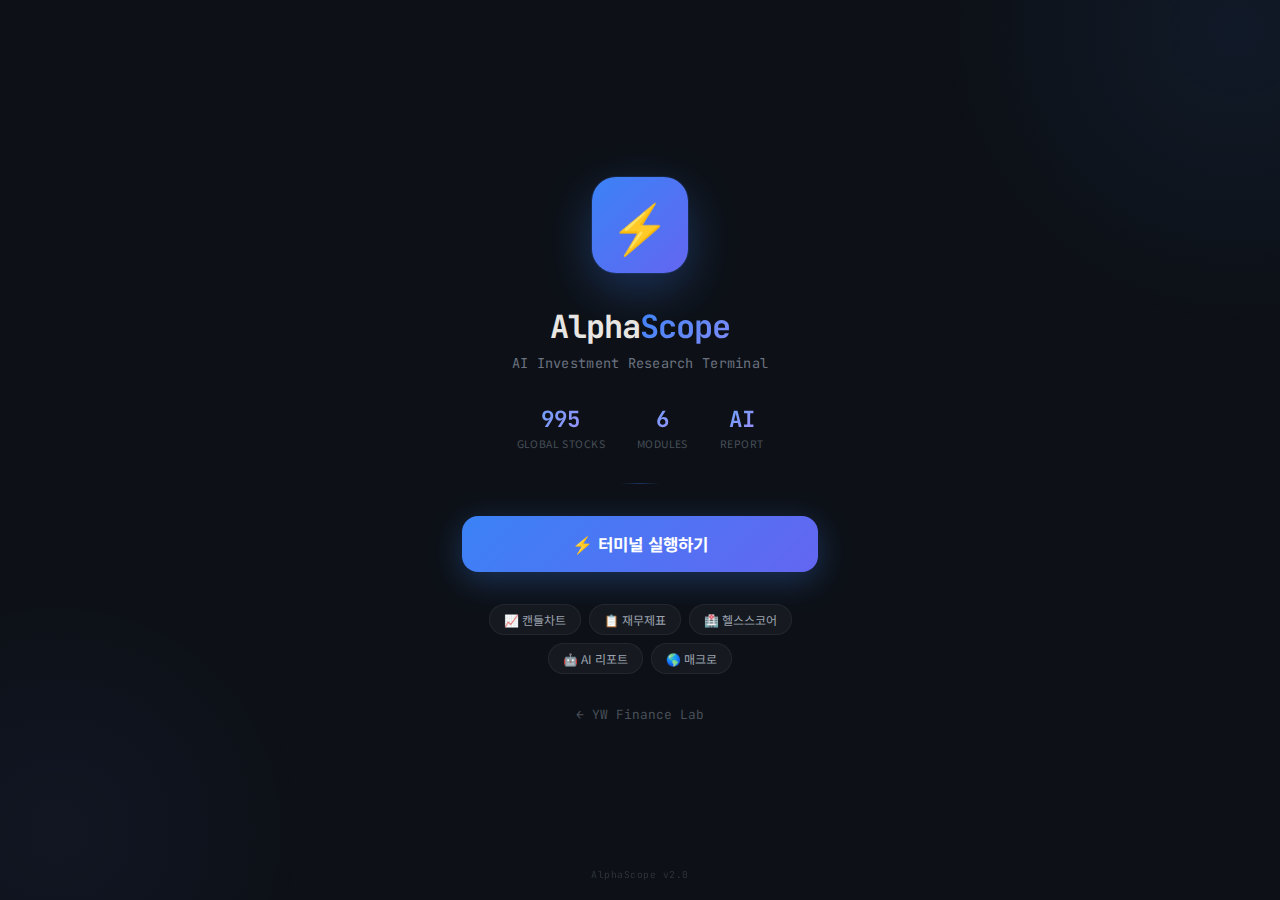
<file: alphascope.html>
<!DOCTYPE html>
<html lang="ko">
<head>
    <meta charset="UTF-8">
    <meta name="viewport" content="width=device-width, initial-scale=1.0, maximum-scale=1.0, user-scalable=no, viewport-fit=cover">
    <meta name="apple-mobile-web-app-capable" content="yes">
    <meta name="apple-mobile-web-app-status-bar-style" content="black-translucent">
    <meta name="apple-mobile-web-app-title" content="AlphaScope">
    <meta name="theme-color" content="#0d1117">
    <meta name="mobile-web-app-capable" content="yes">
    <title>AlphaScope</title>
    <link rel="manifest" href="./manifest.json">
    <link rel="icon" type="image/svg+xml" href="data:image/svg+xml,%3Csvg xmlns='http://www.w3.org/2000/svg' viewBox='0 0 512 512'%3E%3Cdefs%3E%3ClinearGradient id='g' x1='0%25' y1='0%25' x2='100%25' y2='100%25'%3E%3Cstop offset='0%25' stop-color='%233b82f6'/%3E%3Cstop offset='100%25' stop-color='%236366f1'/%3E%3C/linearGradient%3E%3C/defs%3E%3Crect width='512' height='512' rx='96' fill='url(%23g)'/%3E%3Ctext x='256' y='340' text-anchor='middle' font-family='system-ui,-apple-system,sans-serif' font-weight='900' font-size='260' fill='white'%3EA%3C/text%3E%3C/svg%3E">
    <link rel="apple-touch-icon" href="data:image/svg+xml,%3Csvg xmlns='http://www.w3.org/2000/svg' viewBox='0 0 512 512'%3E%3Cdefs%3E%3ClinearGradient id='g' x1='0%25' y1='0%25' x2='100%25' y2='100%25'%3E%3Cstop offset='0%25' stop-color='%233b82f6'/%3E%3Cstop offset='100%25' stop-color='%236366f1'/%3E%3C/linearGradient%3E%3C/defs%3E%3Crect width='512' height='512' rx='96' fill='url(%23g)'/%3E%3Ctext x='256' y='340' text-anchor='middle' font-family='system-ui,-apple-system,sans-serif' font-weight='900' font-size='260' fill='white'%3EA%3C/text%3E%3C/svg%3E">
    <link rel="preconnect" href="https://fonts.googleapis.com">
    <link href="https://fonts.googleapis.com/css2?family=JetBrains+Mono:wght@400;500;700&family=Noto+Sans+KR:wght@300;400;500;700;900&display=swap" rel="stylesheet">
    <style>
        *{margin:0;padding:0;box-sizing:border-box}
        html,body{
            width:100%;height:100%;
            background:#0d1117;
            font-family:'Noto Sans KR',sans-serif;
            color:#e8e6e3;
            -webkit-tap-highlight-color:transparent;
            overflow-x:hidden;
        }
        body{
            padding:env(safe-area-inset-top) env(safe-area-inset-right) env(safe-area-inset-bottom) env(safe-area-inset-left);
            display:flex;flex-direction:column;align-items:center;justify-content:center;
            min-height:100vh;min-height:100dvh;
        }

        /* Background effects */
        body::before{
            content:'';position:fixed;top:-30%;right:-20%;
            width:600px;height:600px;
            background:radial-gradient(circle,rgba(59,130,246,0.08) 0%,transparent 70%);
            pointer-events:none;animation:drift 20s ease-in-out infinite;
        }
        body::after{
            content:'';position:fixed;bottom:-20%;left:-15%;
            width:500px;height:500px;
            background:radial-gradient(circle,rgba(99,102,241,0.06) 0%,transparent 70%);
            pointer-events:none;animation:drift 25s ease-in-out infinite reverse;
        }
        @keyframes drift{
            0%,100%{transform:translate(0,0)}
            50%{transform:translate(40px,-30px)}
        }

        .container{
            display:flex;flex-direction:column;align-items:center;
            gap:2rem;padding:2rem;max-width:420px;width:100%;
            position:relative;z-index:1;
            animation:fadeIn 0.8s ease-out;
        }
        @keyframes fadeIn{from{opacity:0;transform:translateY(16px)}to{opacity:1;transform:translateY(0)}}

        /* App Icon */
        .app-icon{
            width:96px;height:96px;border-radius:24px;
            background:linear-gradient(135deg,#3b82f6,#6366f1);
            display:flex;align-items:center;justify-content:center;
            font-size:3rem;
            box-shadow:0 16px 48px rgba(59,130,246,0.3),0 0 0 1px rgba(59,130,246,0.15);
        }

        /* Title */
        .title{
            text-align:center;
        }
        .title h1{
            font-family:'JetBrains Mono',monospace;
            font-size:2rem;font-weight:700;
            letter-spacing:-0.03em;margin-bottom:0.4rem;
        }
        .title h1 em{
            font-style:normal;
            background:linear-gradient(135deg,#3b82f6,#818cf8);
            -webkit-background-clip:text;-webkit-text-fill-color:transparent;
        }
        .title p{
            font-size:0.85rem;color:#6b7280;
            font-family:'JetBrains Mono',monospace;
            letter-spacing:0.02em;
        }

        /* Launch Button */
        .launch-btn{
            display:flex;align-items:center;justify-content:center;gap:10px;
            width:100%;padding:16px 28px;
            background:linear-gradient(135deg,#3b82f6,#6366f1);
            color:#fff;border:none;border-radius:16px;
            font-size:1.05rem;font-weight:700;
            font-family:'Noto Sans KR',sans-serif;
            cursor:pointer;
            text-decoration:none;
            box-shadow:0 8px 32px rgba(59,130,246,0.3);
            transition:transform 0.15s,box-shadow 0.15s;
        }
        .launch-btn:active{
            transform:scale(0.97);
            box-shadow:0 4px 16px rgba(59,130,246,0.25);
        }

        /* Feature chips */
        .features{
            display:flex;flex-wrap:wrap;justify-content:center;gap:8px;
        }
        .chip{
            padding:6px 14px;
            background:rgba(255,255,255,0.04);
            border:1px solid rgba(255,255,255,0.06);
            border-radius:100px;
            font-size:0.75rem;color:#9ca3af;
            display:flex;align-items:center;gap:6px;
            white-space:nowrap;
        }

        /* Stats row */
        .stats{
            display:flex;gap:2rem;text-align:center;
        }
        .stat-num{
            font-family:'JetBrains Mono',monospace;
            font-size:1.4rem;font-weight:700;
            background:linear-gradient(135deg,#60a5fa,#a78bfa);
            -webkit-background-clip:text;-webkit-text-fill-color:transparent;
        }
        .stat-label{
            font-size:0.65rem;color:#484f58;
            letter-spacing:0.04em;margin-top:2px;
        }

        /* Divider */
        .divider{
            width:40px;height:1px;
            background:linear-gradient(90deg,transparent,rgba(59,130,246,0.3),transparent);
        }

        /* Home link */
        .home-link{
            font-size:0.8rem;color:#484f58;
            text-decoration:none;transition:color 0.2s;
            font-family:'JetBrains Mono',monospace;
        }
        .home-link:active{color:#60a5fa}

        /* Version */
        .version{
            position:fixed;bottom:1.2rem;
            font-family:'JetBrains Mono',monospace;
            font-size:0.6rem;color:#2d333b;
            letter-spacing:0.05em;
        }

        /* Offline banner */
        .offline-banner{
            display:none;
            width:100%;padding:10px;
            background:rgba(239,68,68,0.1);
            border:1px solid rgba(239,68,68,0.2);
            border-radius:12px;
            text-align:center;
            font-size:0.82rem;color:#f87171;
        }
        .offline-banner.active{display:block}
    </style>
</head>
<body>
    <div class="container">
        <div class="app-icon">&#9889;</div>

        <div class="title">
            <h1>Alpha<em>Scope</em></h1>
            <p>AI Investment Research Terminal</p>
        </div>

        <div class="stats">
            <div><div class="stat-num">995</div><div class="stat-label">GLOBAL STOCKS</div></div>
            <div><div class="stat-num">6</div><div class="stat-label">MODULES</div></div>
            <div><div class="stat-num">AI</div><div class="stat-label">REPORT</div></div>
        </div>

        <div class="divider"></div>

        <a class="launch-btn" id="launchBtn" href="https://yukimim7085-dev-ywlab-app-kimin70.streamlit.app" target="_blank" rel="noopener">
            &#9889; 터미널 실행하기
        </a>

        <div class="offline-banner" id="offlineBanner">
            &#128268; 오프라인 상태 — 인터넷 연결 필요
        </div>

        <div class="features">
            <div class="chip">&#128200; 캔들차트</div>
            <div class="chip">&#128203; 재무제표</div>
            <div class="chip">&#127973; 헬스스코어</div>
            <div class="chip">&#129302; AI 리포트</div>
            <div class="chip">&#127758; 매크로</div>
        </div>

        <a class="home-link" href="./index.html">&#8592; YW Finance Lab</a>
    </div>

    <div class="version">AlphaScope v2.0</div>

    <script>
        // Offline detection
        function updateOnline() {
            document.getElementById('offlineBanner').classList.toggle('active', !navigator.onLine);
            document.getElementById('launchBtn').style.pointerEvents = navigator.onLine ? 'auto' : 'none';
            document.getElementById('launchBtn').style.opacity = navigator.onLine ? '1' : '0.4';
        }
        window.addEventListener('online', updateOnline);
        window.addEventListener('offline', updateOnline);
        updateOnline();

        // Register Service Worker
        if ('serviceWorker' in navigator) {
            navigator.serviceWorker.register('./sw.js').catch(() => {});
        }
    </script>
</body>
</html>
</file>
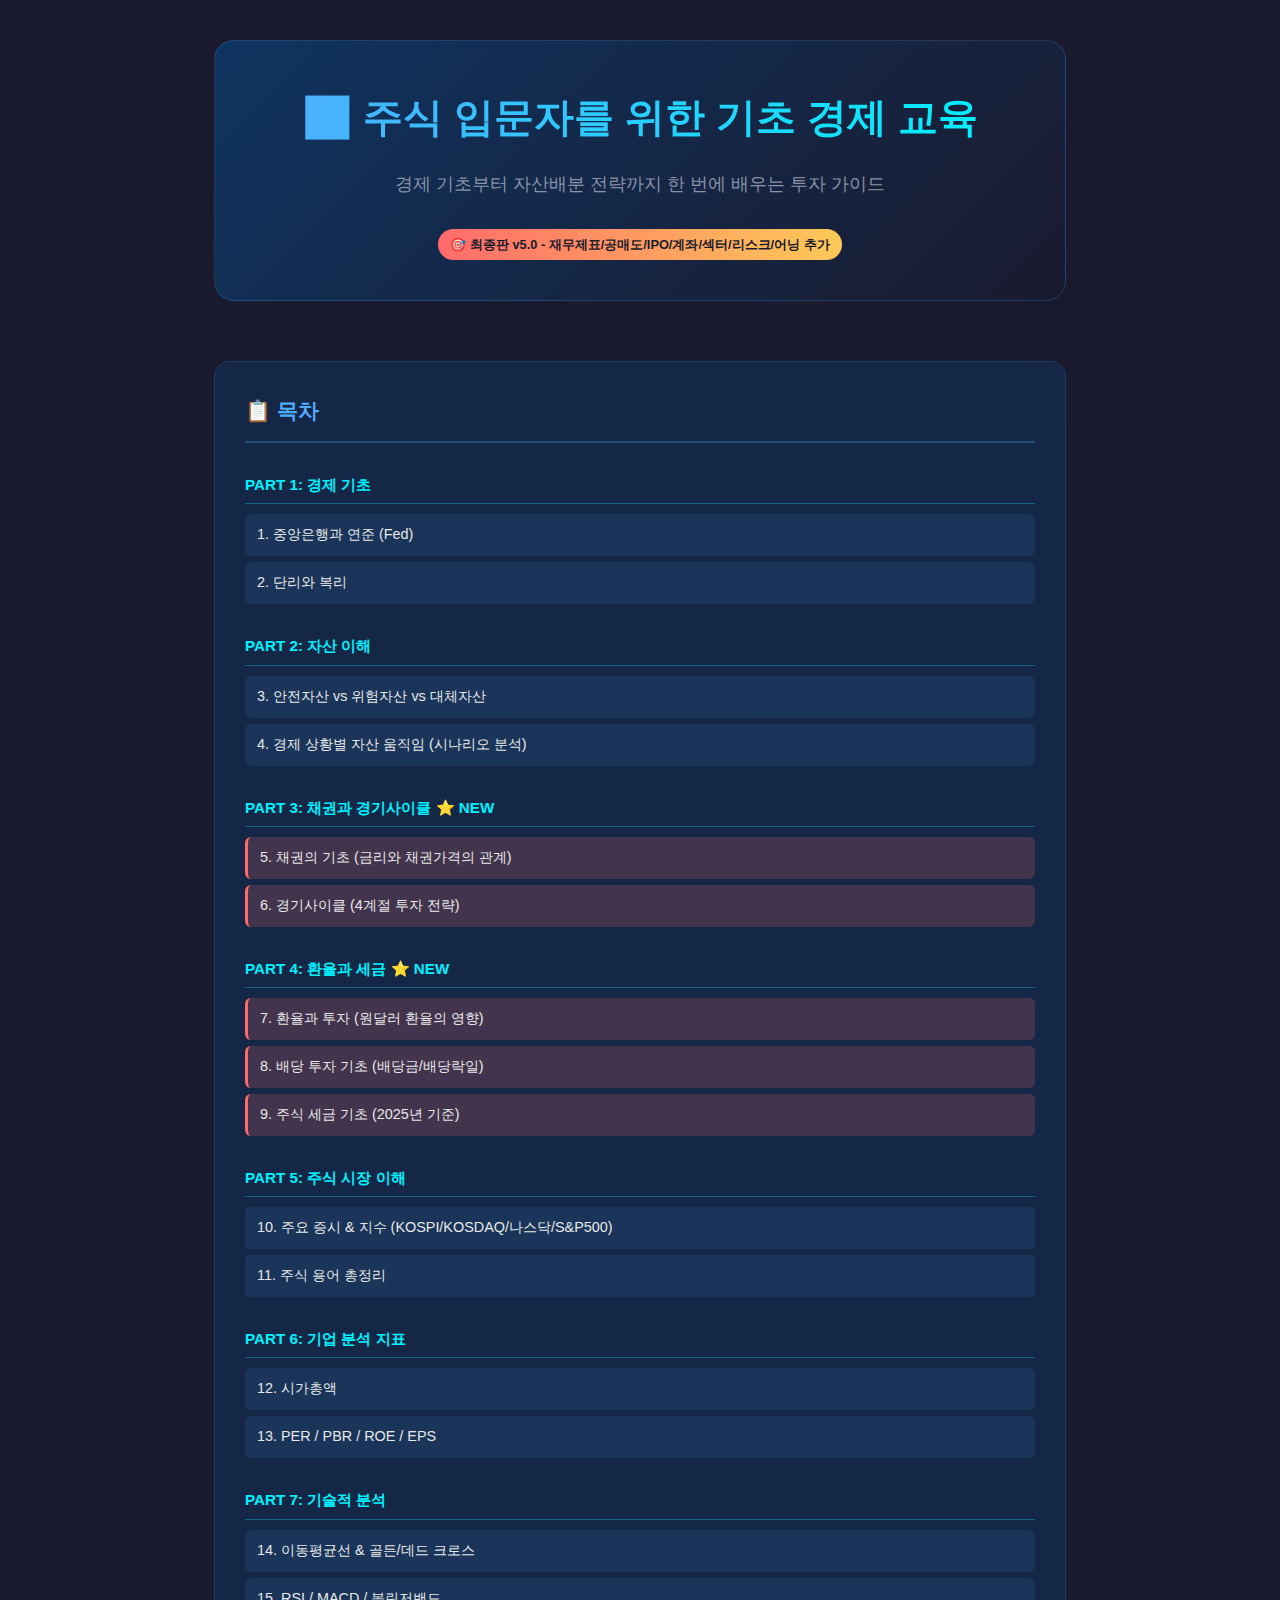
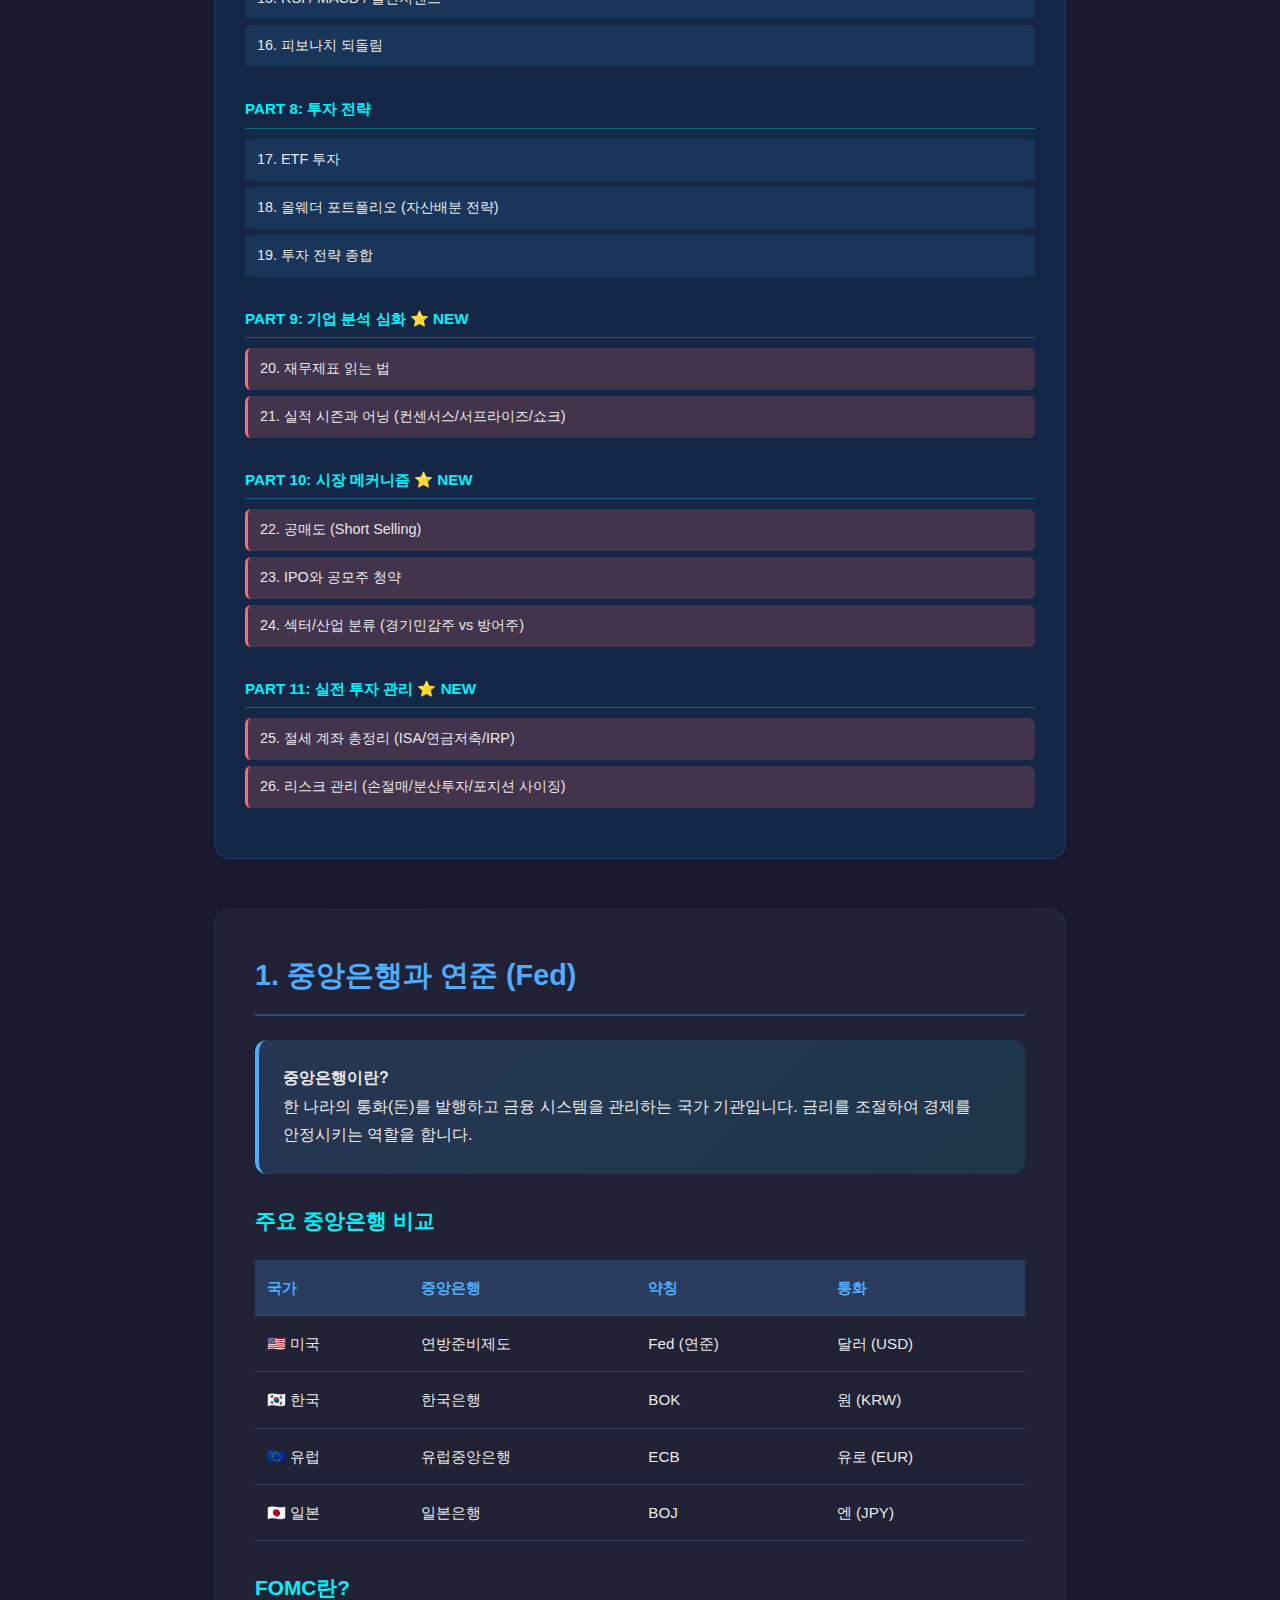
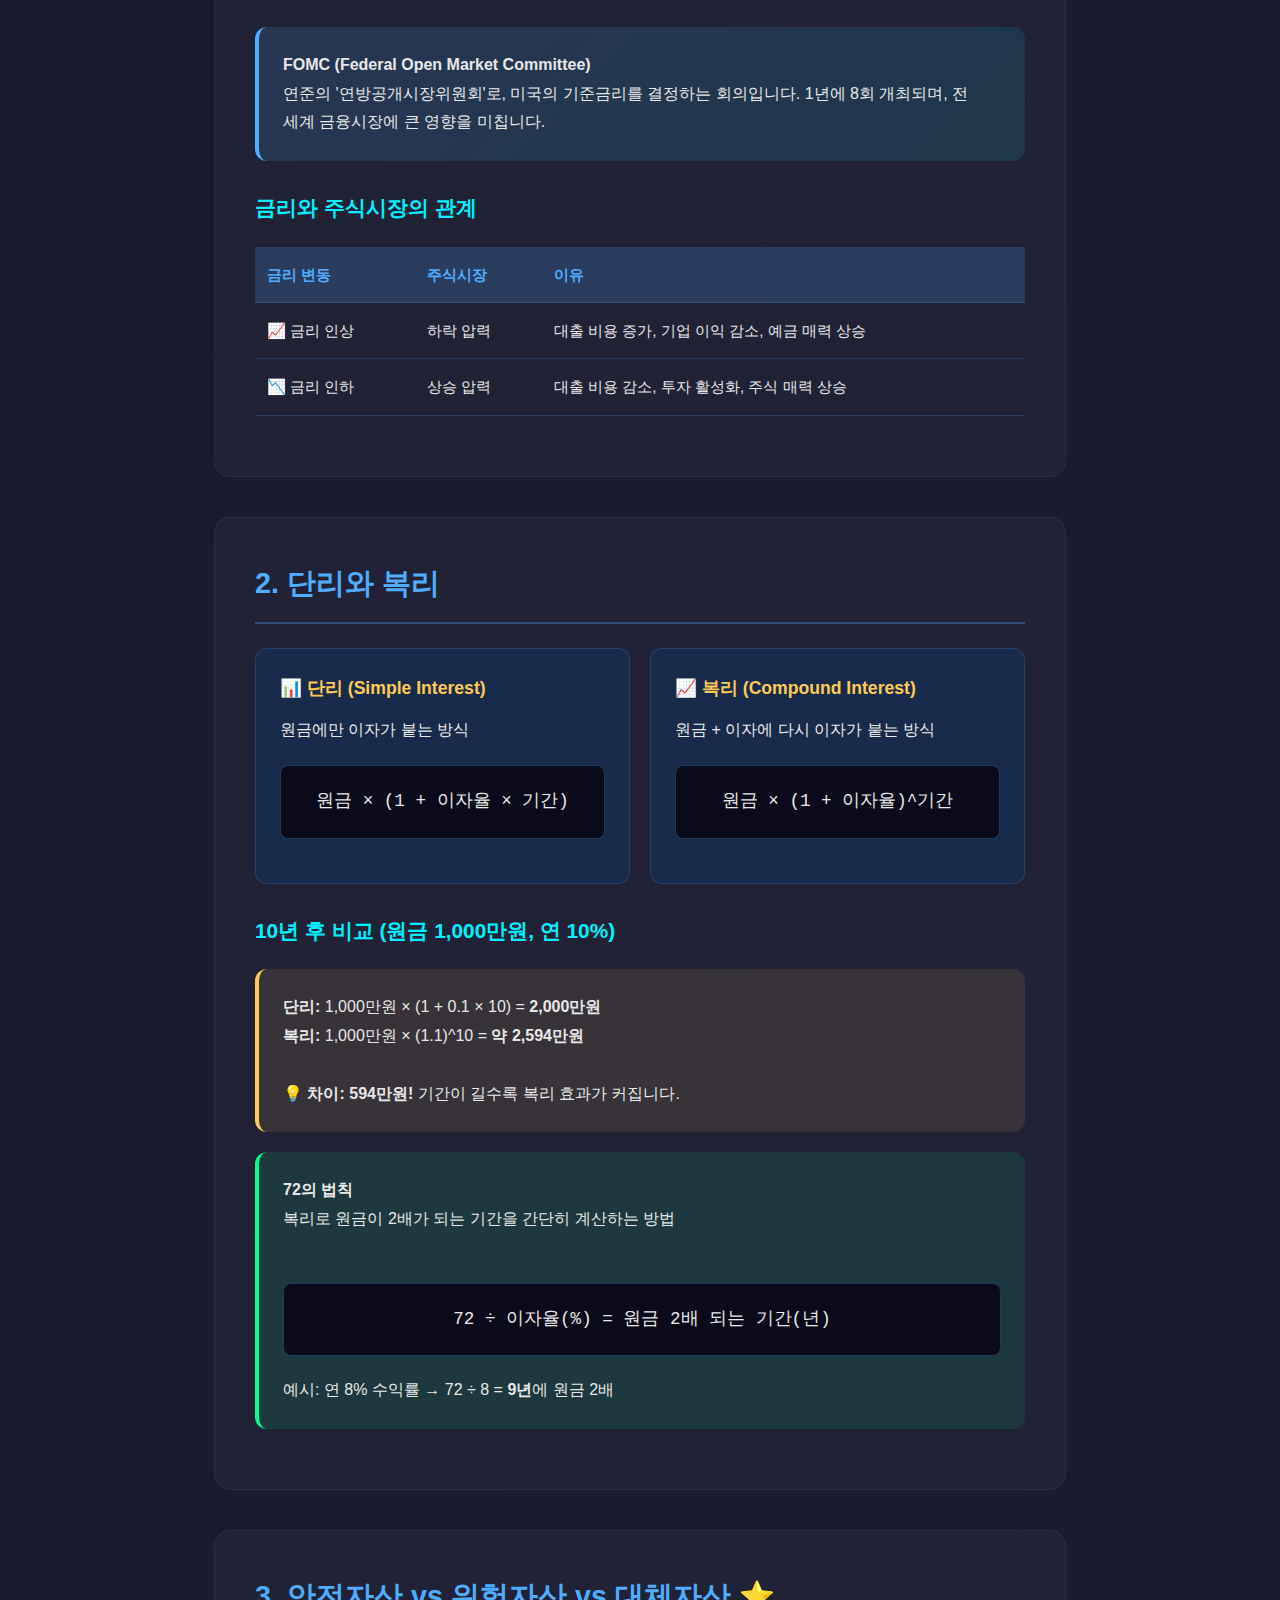
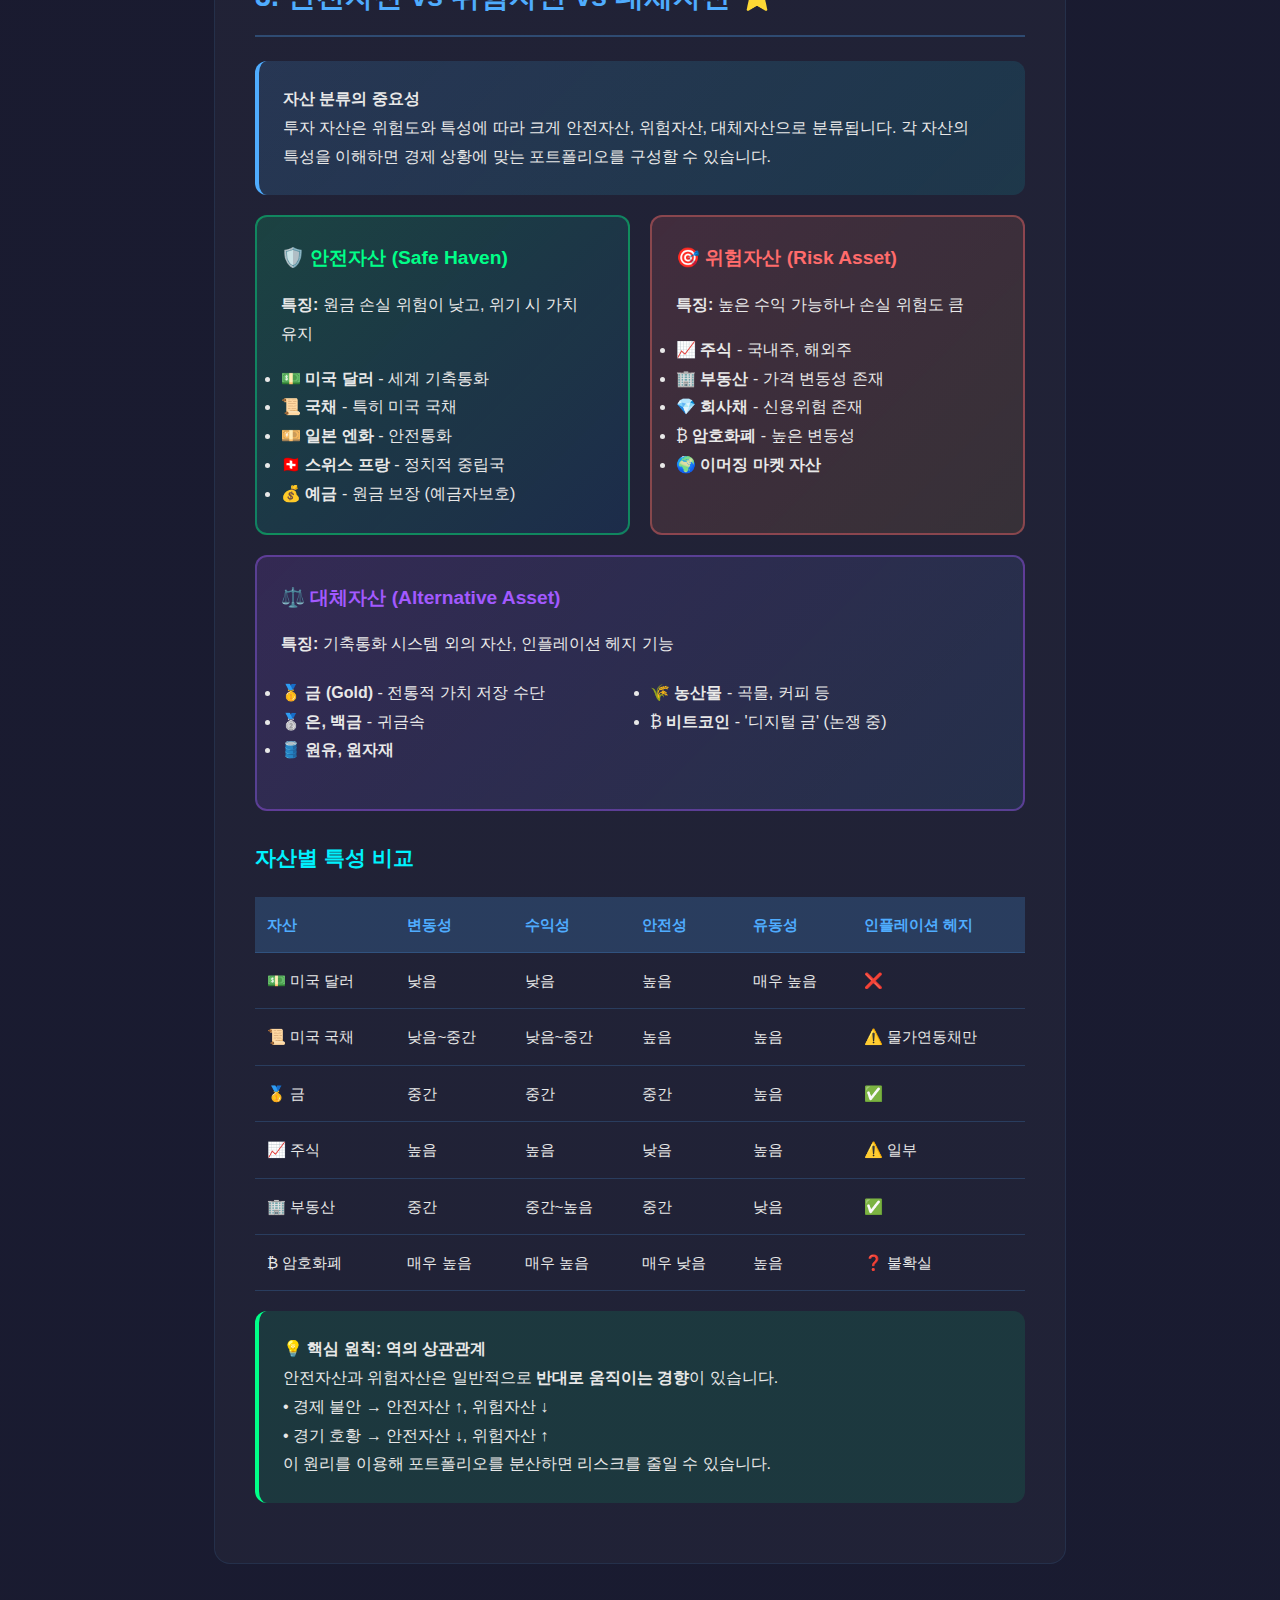
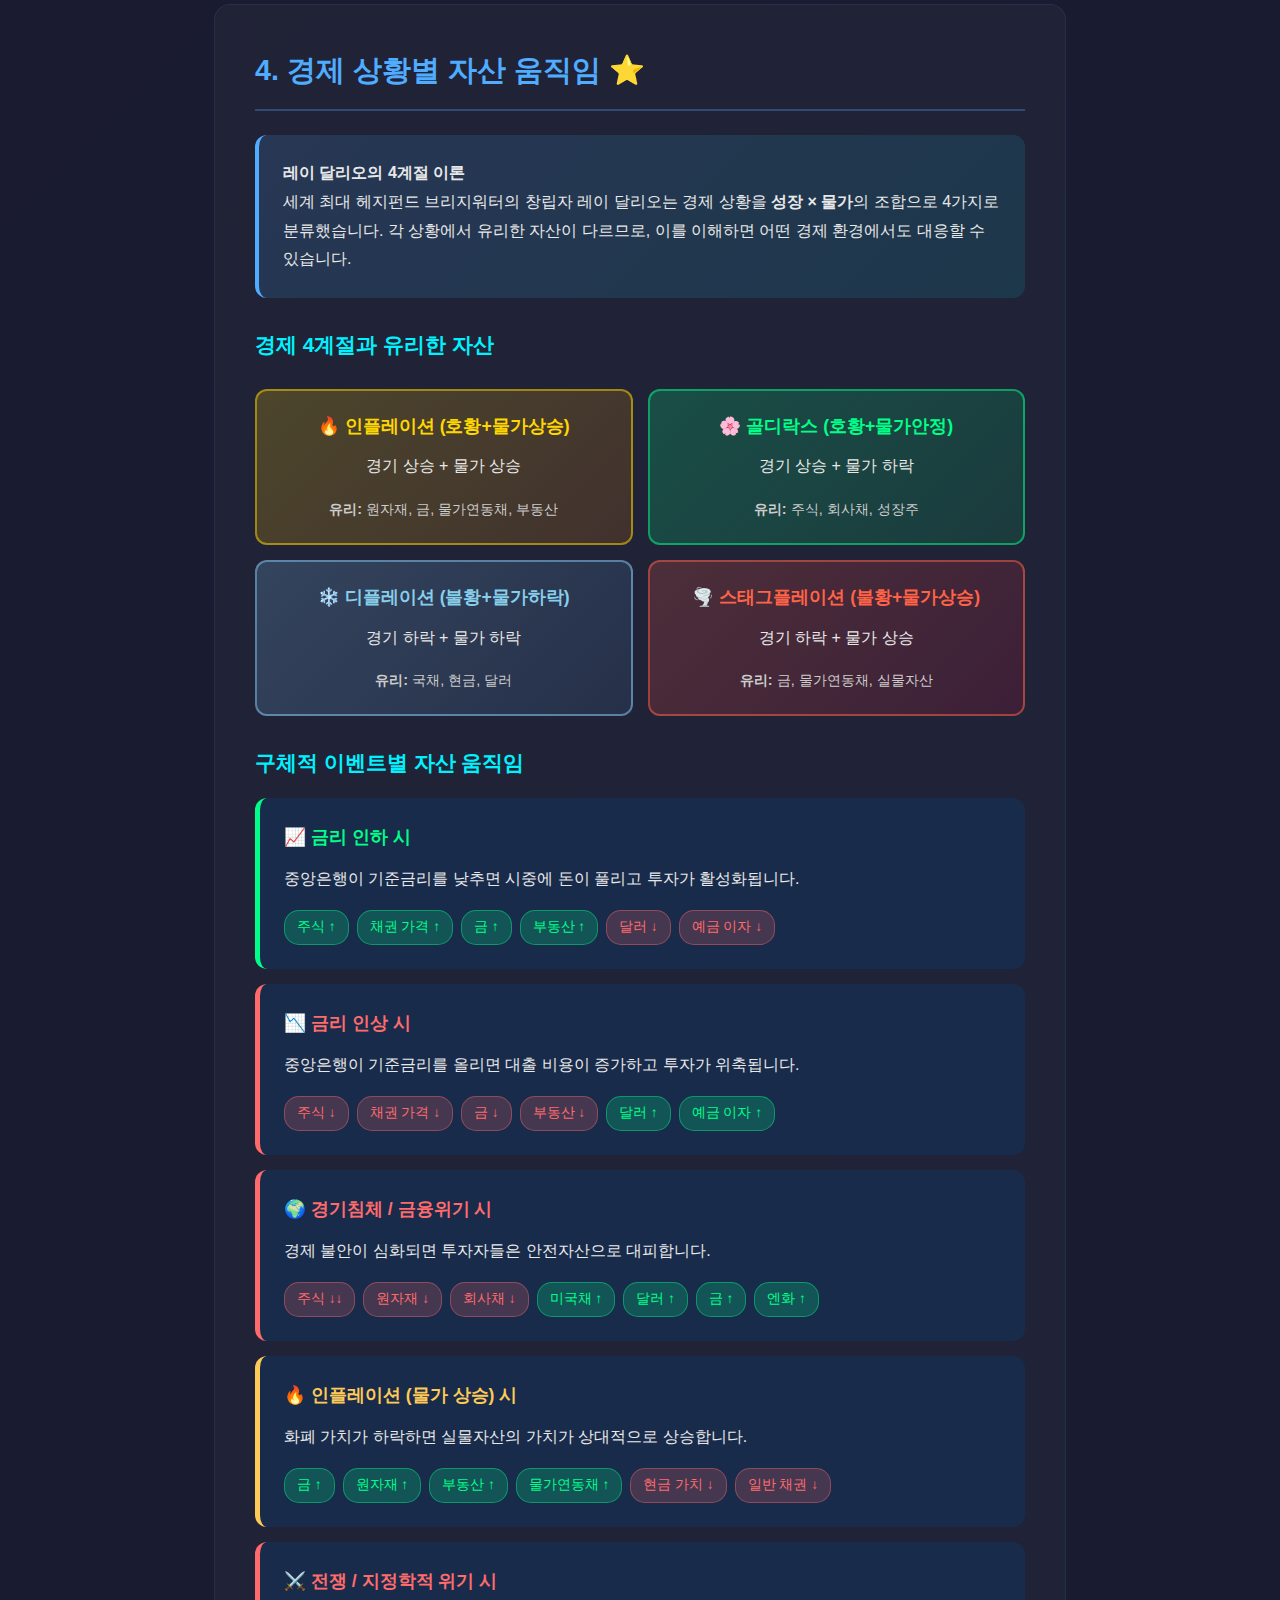
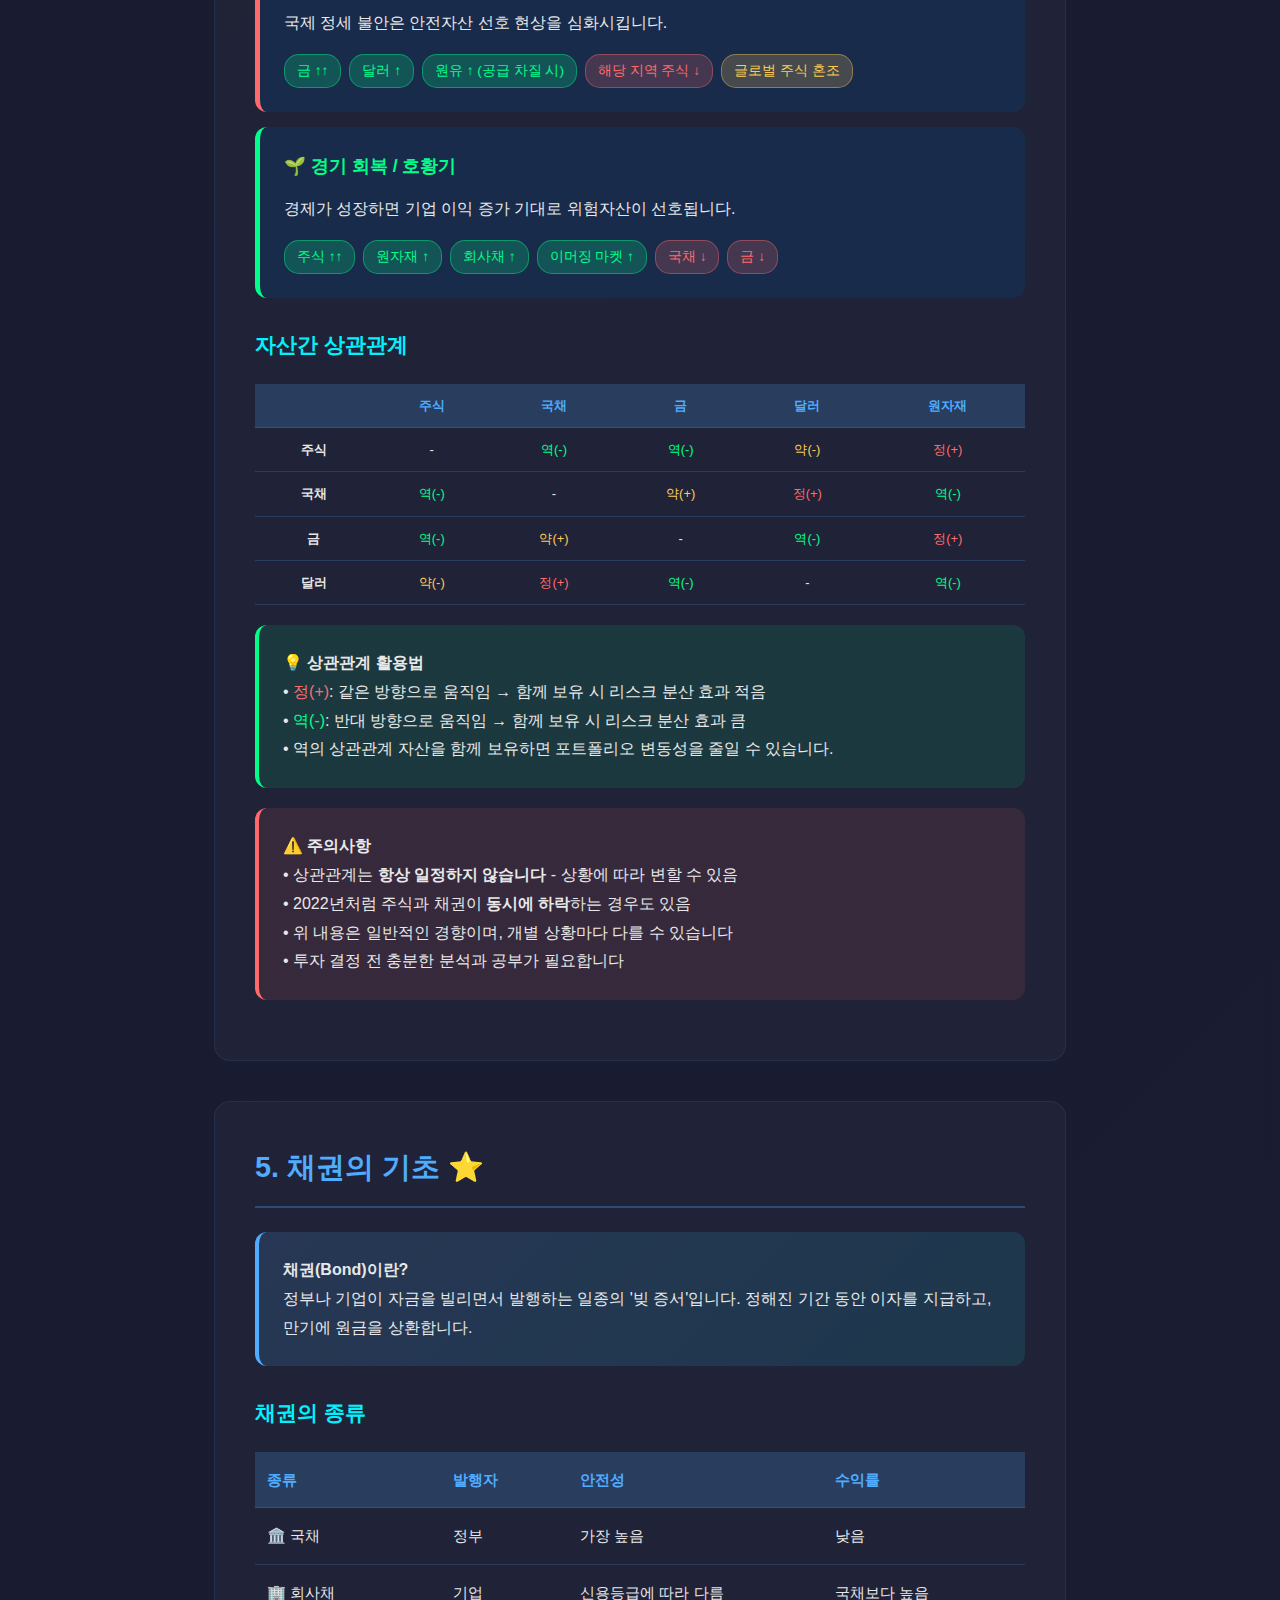
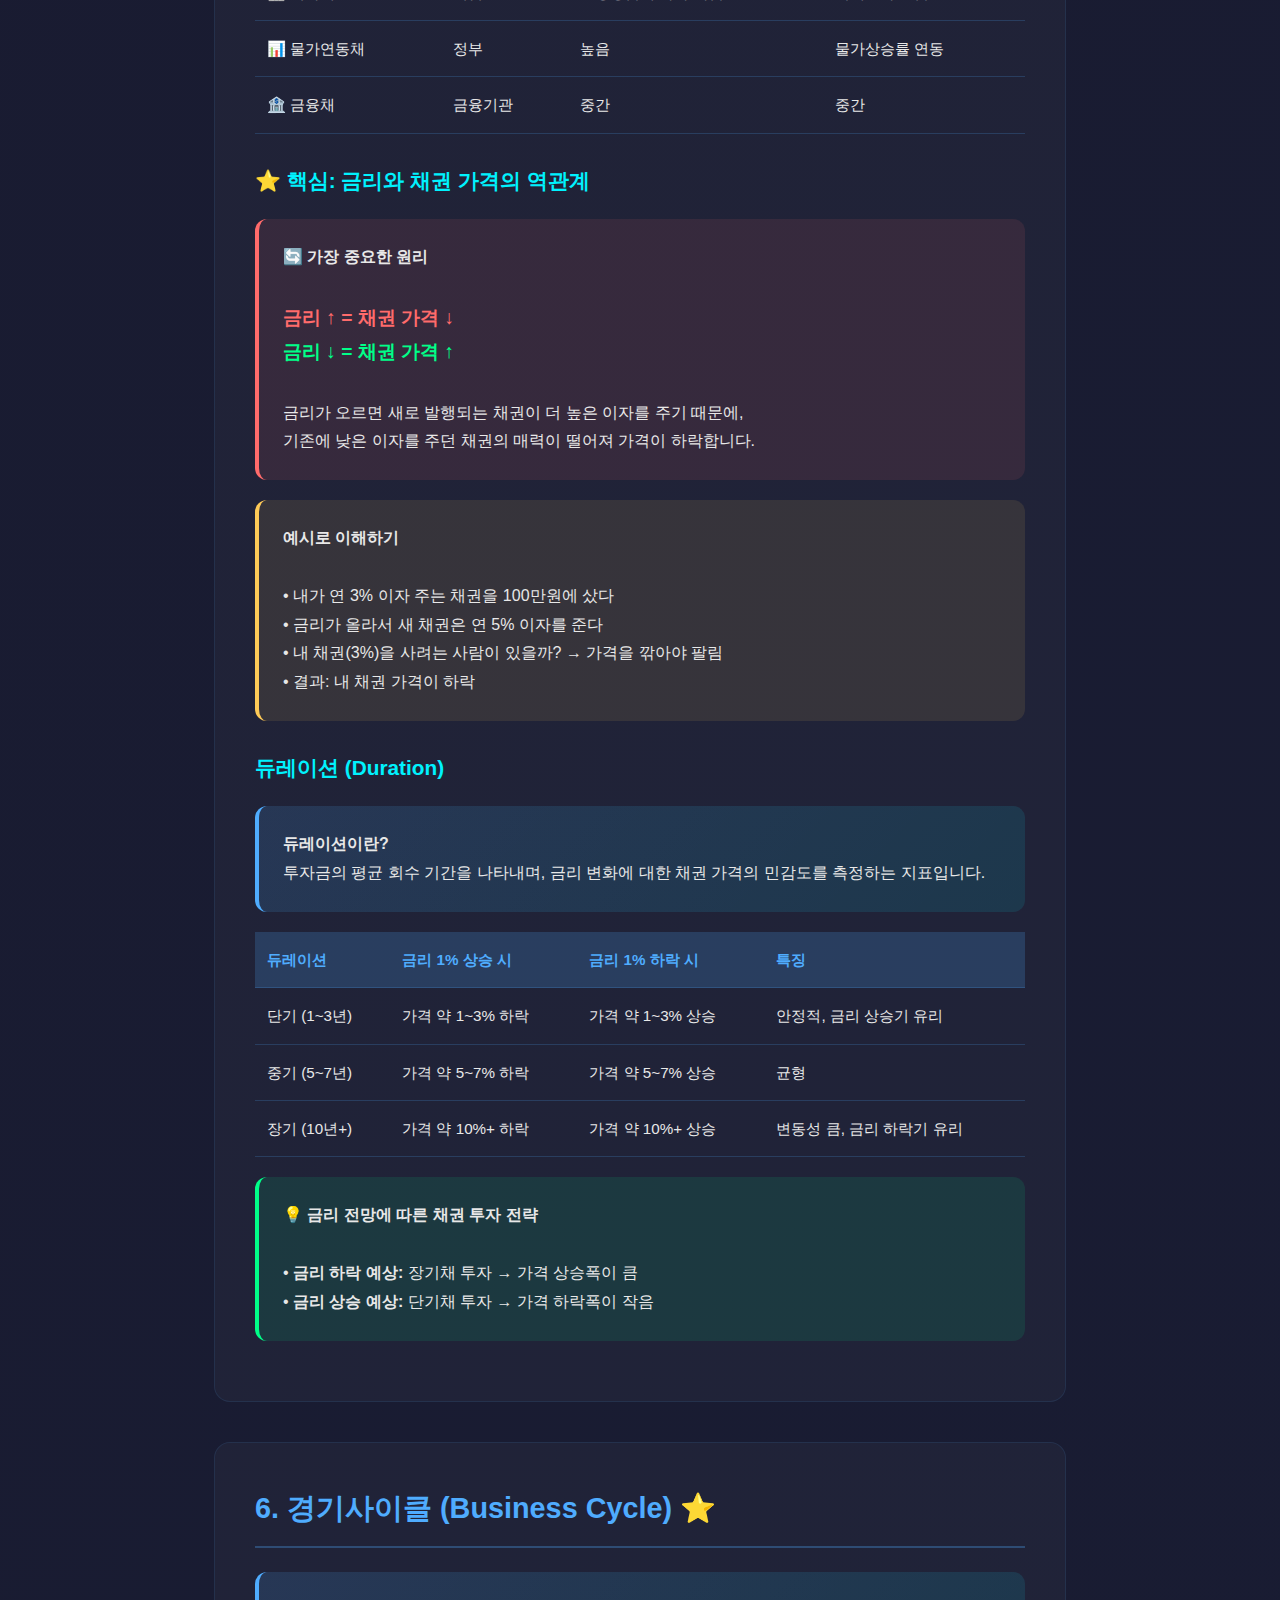
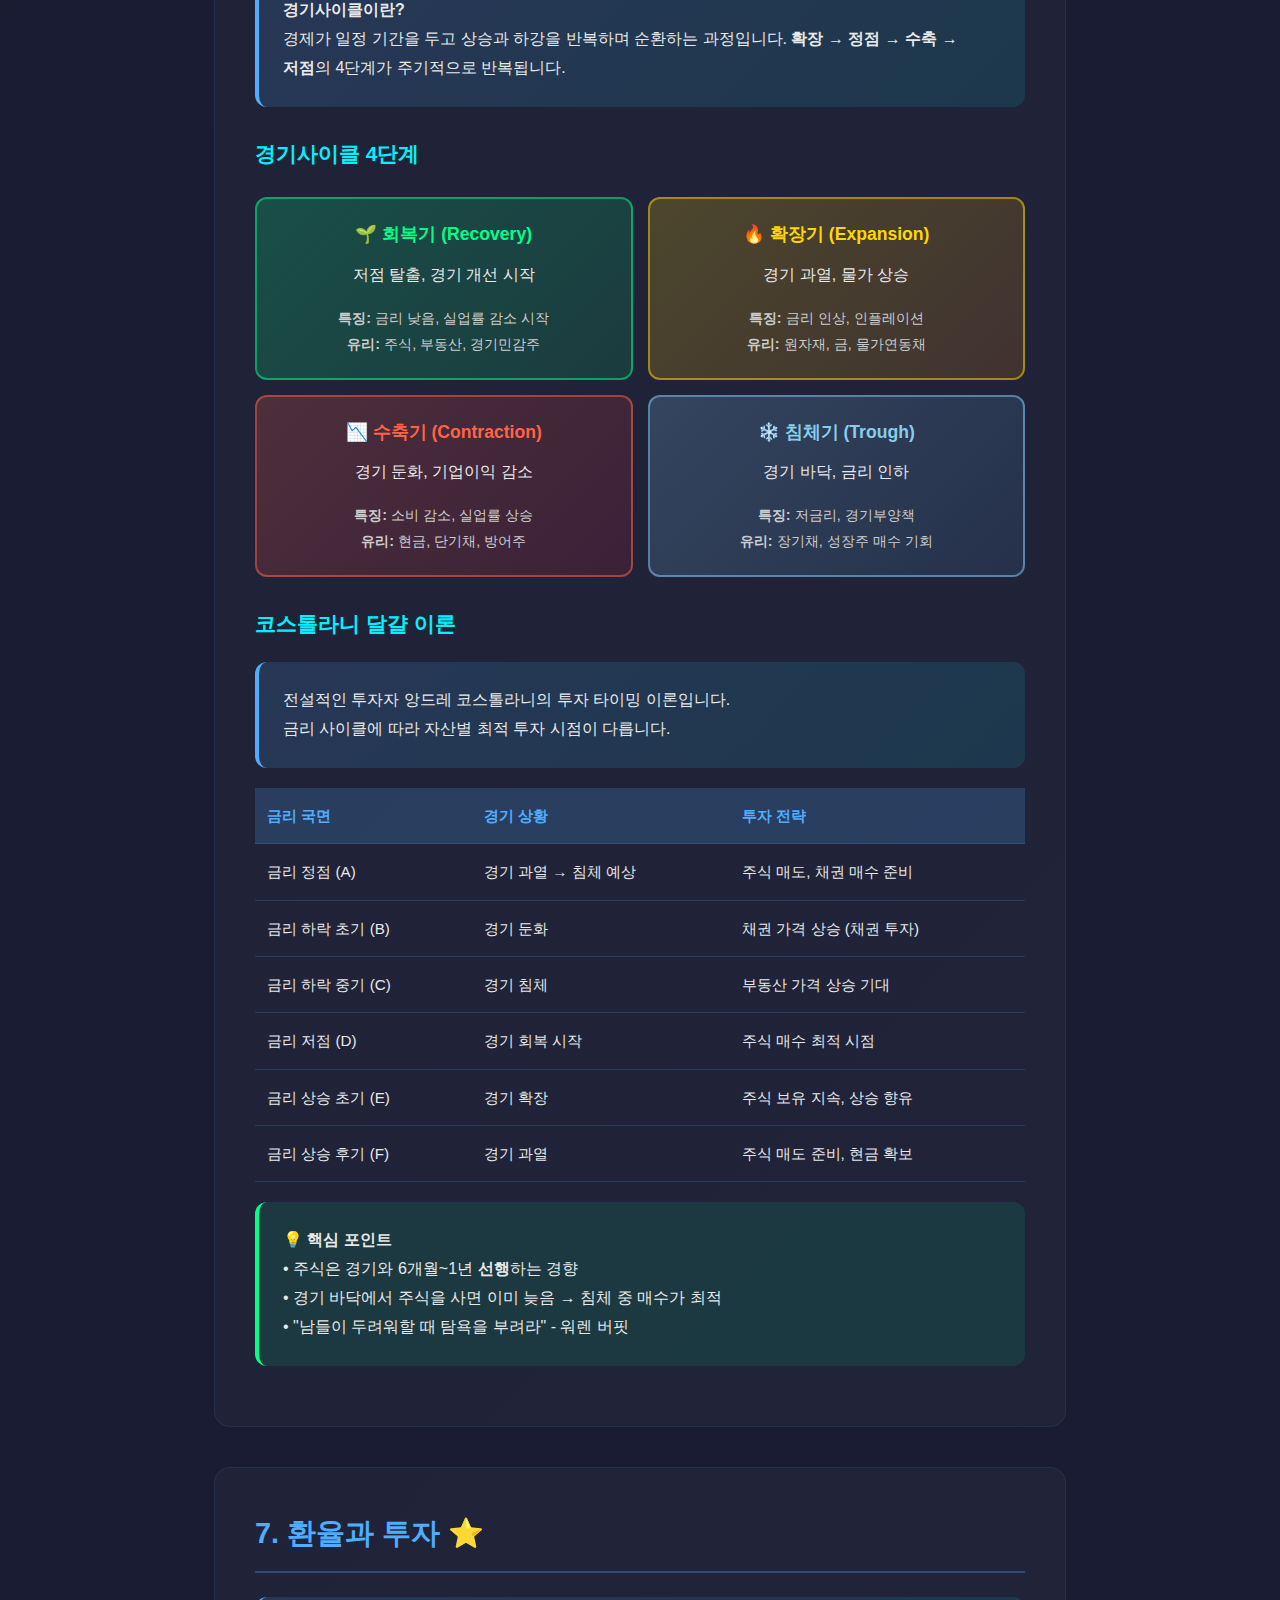
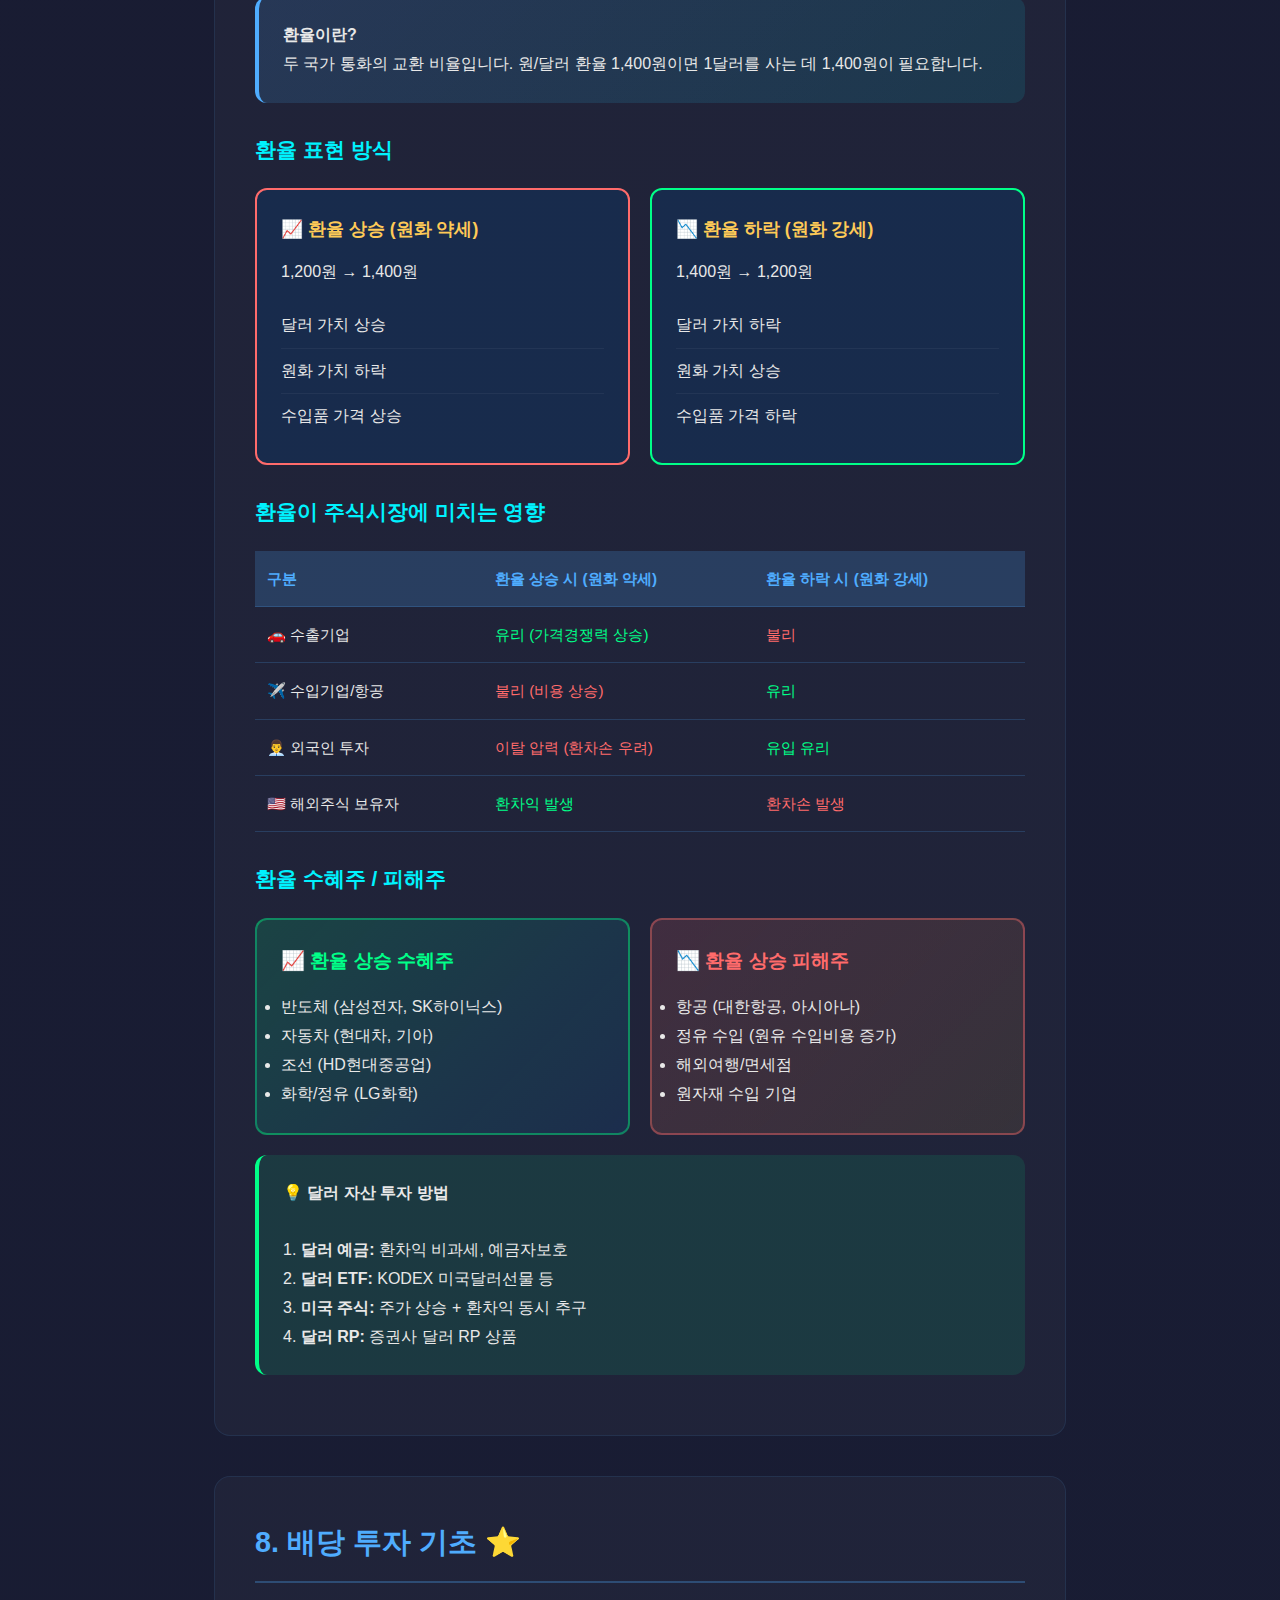
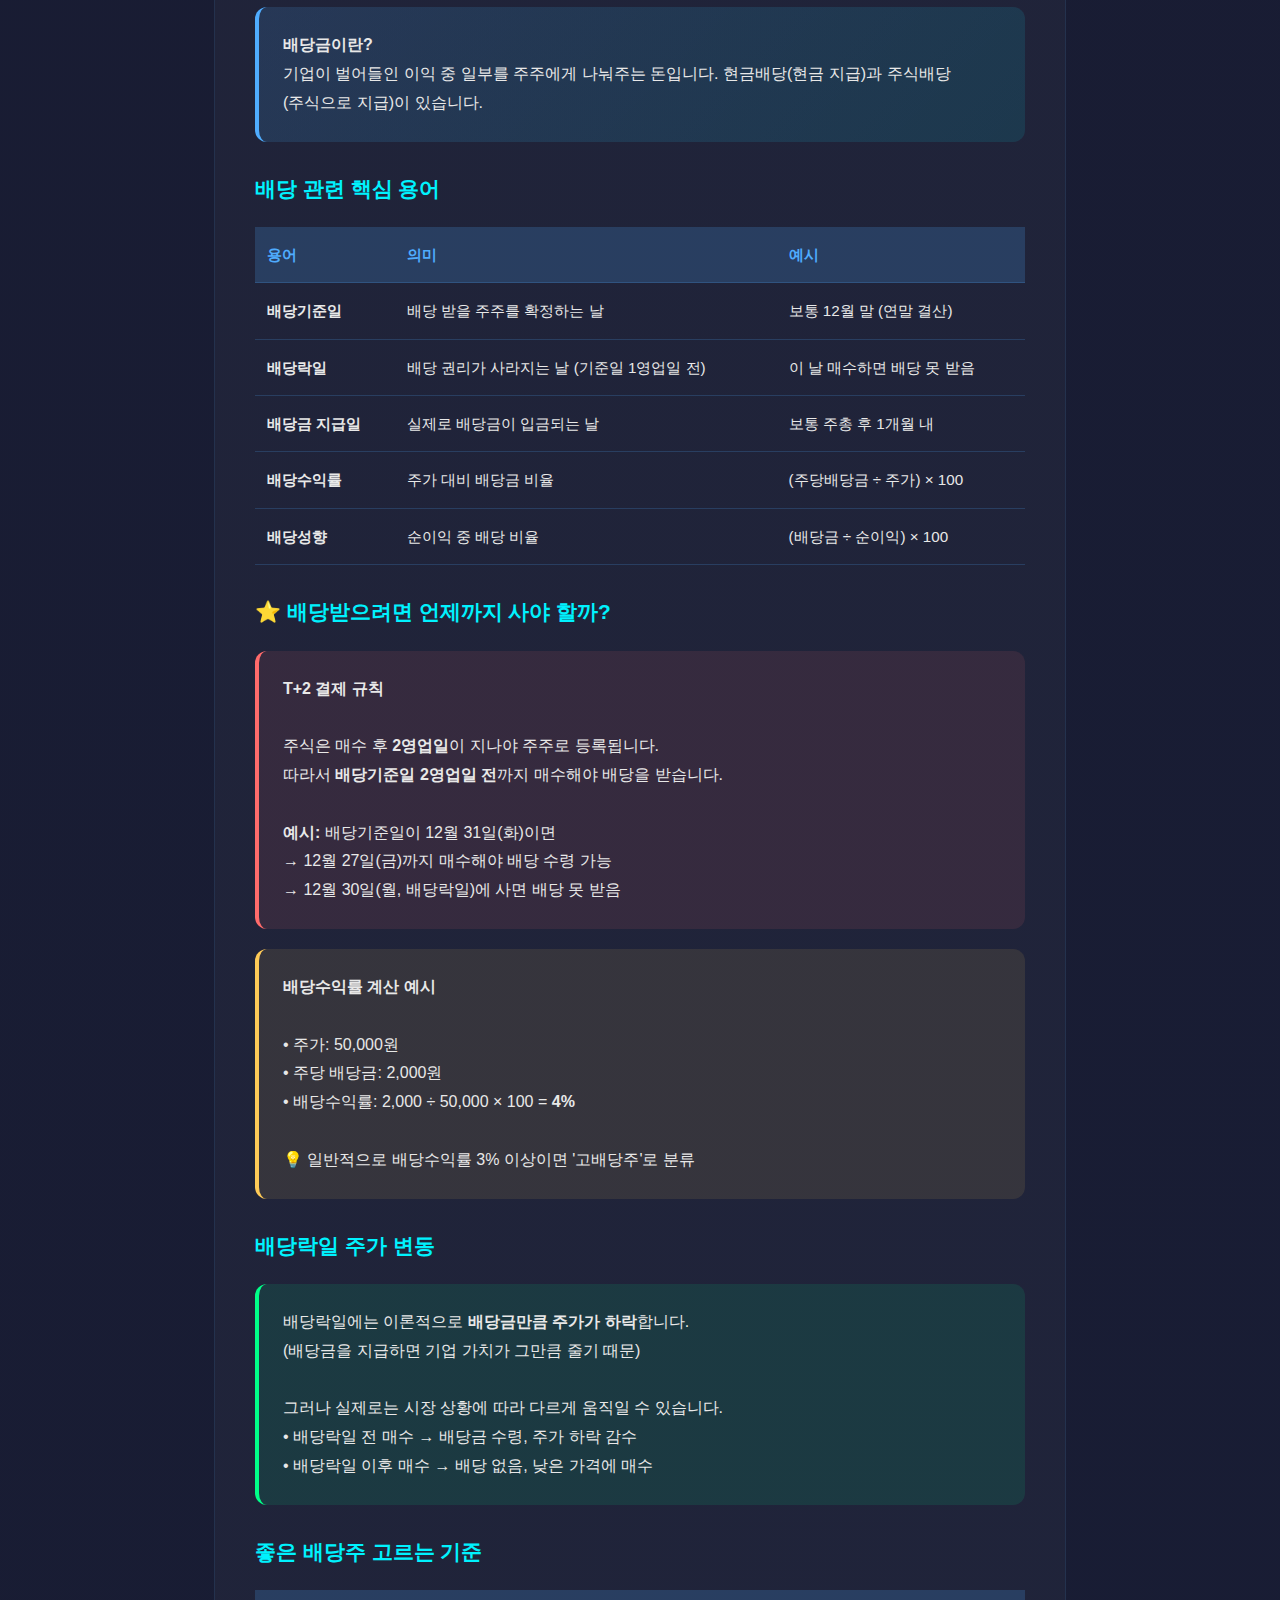
<file: education.html>
<!DOCTYPE html>
<html lang="ko">
<head>
    <meta charset="UTF-8">
    <meta name="viewport" content="width=device-width, initial-scale=1.0, maximum-scale=5.0, user-scalable=yes">
    <title>주식 입문자를 위한 기초 경제 교육 (최종판)</title>
    <style>
        * {
            margin: 0;
            padding: 0;
            box-sizing: border-box;
        }
        
        body {
            font-family: 'Pretendard', -apple-system, BlinkMacSystemFont, 'Segoe UI', sans-serif;
            background: linear-gradient(135deg, #1a1a2e 0%, #16213e 100%);
            color: #e8e8e8;
            line-height: 1.8;
            min-height: 100vh;
            -webkit-text-size-adjust: 100%;
            -ms-text-size-adjust: 100%;
            word-break: keep-all;
            overflow-wrap: break-word;
        }
        
        .container {
            max-width: 900px;
            margin: 0 auto;
            padding: 40px 24px;
        }
        
        header {
            text-align: center;
            margin-bottom: 60px;
            padding: 40px;
            background: linear-gradient(135deg, #0f3460 0%, #1a1a2e 100%);
            border-radius: 20px;
            border: 1px solid rgba(79, 172, 254, 0.2);
        }
        
        h1 {
            font-size: 2.5em;
            background: linear-gradient(90deg, #4facfe, #00f2fe);
            -webkit-background-clip: text;
            -webkit-text-fill-color: transparent;
            margin-bottom: 16px;
        }
        
        .subtitle {
            color: #8892a8;
            font-size: 1.1em;
        }
        
        .version-badge {
            display: inline-block;
            background: linear-gradient(90deg, #ff6b6b, #feca57);
            color: #1a1a2e;
            padding: 4px 12px;
            border-radius: 20px;
            font-size: 0.8em;
            font-weight: bold;
            margin-top: 12px;
        }
        
        .toc {
            background: rgba(15, 52, 96, 0.5);
            padding: 30px;
            border-radius: 16px;
            margin-bottom: 50px;
            border: 1px solid rgba(79, 172, 254, 0.15);
        }
        
        .toc h2 {
            color: #4facfe;
            margin-bottom: 20px;
            font-size: 1.3em;
        }
        
        .toc-category {
            margin-bottom: 20px;
        }
        
        .toc-category h3 {
            color: #00f2fe;
            font-size: 0.95em;
            margin-bottom: 10px;
            padding-bottom: 5px;
            border-bottom: 1px solid rgba(0, 242, 254, 0.3);
        }
        
        .toc ul {
            list-style: none;
        }
        
        .toc li {
            padding: 8px 12px;
            background: rgba(79, 172, 254, 0.1);
            border-radius: 6px;
            margin-bottom: 6px;
            font-size: 0.9em;
            transition: all 0.3s ease;
        }
        
        .toc li:hover {
            background: rgba(79, 172, 254, 0.2);
            transform: translateX(5px);
        }
        
        .toc li.new-section {
            background: rgba(255, 107, 107, 0.2);
            border-left: 3px solid #ff6b6b;
        }
        
        section {
            background: rgba(255, 255, 255, 0.03);
            padding: 40px;
            border-radius: 16px;
            margin-bottom: 40px;
            border: 1px solid rgba(79, 172, 254, 0.1);
        }
        
        h2 {
            color: #4facfe;
            font-size: 1.8em;
            margin-bottom: 24px;
            padding-bottom: 12px;
            border-bottom: 2px solid rgba(79, 172, 254, 0.3);
        }
        
        h3 {
            color: #00f2fe;
            font-size: 1.3em;
            margin: 28px 0 16px;
        }
        
        h4 {
            color: #feca57;
            font-size: 1.1em;
            margin: 20px 0 12px;
        }
        
        p {
            margin-bottom: 16px;
        }
        
        .definition-box {
            background: linear-gradient(135deg, rgba(79, 172, 254, 0.15) 0%, rgba(0, 242, 254, 0.1) 100%);
            padding: 24px;
            border-radius: 12px;
            margin: 20px 0;
            border-left: 4px solid #4facfe;
        }
        
        .example-box {
            background: rgba(254, 202, 87, 0.1);
            padding: 24px;
            border-radius: 12px;
            margin: 20px 0;
            border-left: 4px solid #feca57;
        }
        
        .tip-box {
            background: rgba(0, 255, 136, 0.1);
            padding: 24px;
            border-radius: 12px;
            margin: 20px 0;
            border-left: 4px solid #00ff88;
        }
        
        .warning-box {
            background: rgba(255, 107, 107, 0.1);
            padding: 24px;
            border-radius: 12px;
            margin: 20px 0;
            border-left: 4px solid #ff6b6b;
        }
        
        .slang-box {
            background: rgba(162, 89, 255, 0.1);
            padding: 24px;
            border-radius: 12px;
            margin: 20px 0;
            border-left: 4px solid #a259ff;
        }
        
        .formula {
            background: #0a0a1a;
            padding: 20px;
            border-radius: 8px;
            font-family: 'Consolas', monospace;
            font-size: 1.1em;
            text-align: center;
            margin: 20px 0;
            border: 1px solid rgba(79, 172, 254, 0.3);
        }
        
        .table-container {
            width: 100%;
            overflow-x: auto;
            -webkit-overflow-scrolling: touch;
            margin: 20px 0;
        }

        table {
            width: 100%;
            border-collapse: collapse;
            margin: 20px 0;
            font-size: 0.95em;
            min-width: 300px;
        }
        
        th, td {
            padding: 14px 12px;
            text-align: left;
            border-bottom: 1px solid rgba(79, 172, 254, 0.2);
        }
        
        th {
            background: rgba(79, 172, 254, 0.2);
            color: #4facfe;
            font-weight: 600;
        }
        
        tr:hover {
            background: rgba(79, 172, 254, 0.05);
        }
        
        .comparison-grid {
            display: grid;
            grid-template-columns: repeat(auto-fit, minmax(280px, 1fr));
            gap: 20px;
            margin: 20px 0;
        }
        
        .comparison-card {
            background: rgba(15, 52, 96, 0.5);
            padding: 24px;
            border-radius: 12px;
            border: 1px solid rgba(79, 172, 254, 0.2);
        }
        
        .comparison-card h4 {
            margin-top: 0;
        }
        
        .comparison-card ul {
            list-style: none;
            padding: 0;
        }
        
        .comparison-card li {
            padding: 8px 0;
            border-bottom: 1px solid rgba(255, 255, 255, 0.05);
        }
        
        .comparison-card li:last-child {
            border-bottom: none;
        }
        
        /* 자산 분류 관련 스타일 */
        .asset-grid {
            display: grid;
            grid-template-columns: repeat(2, 1fr);
            gap: 20px;
            margin: 20px 0;
        }
        
        .safe-asset {
            background: linear-gradient(135deg, rgba(0, 255, 136, 0.15) 0%, rgba(0, 136, 255, 0.1) 100%);
            padding: 24px;
            border-radius: 12px;
            border: 2px solid rgba(0, 255, 136, 0.4);
        }
        
        .risk-asset {
            background: linear-gradient(135deg, rgba(255, 107, 107, 0.15) 0%, rgba(255, 182, 72, 0.1) 100%);
            padding: 24px;
            border-radius: 12px;
            border: 2px solid rgba(255, 107, 107, 0.4);
        }
        
        .alt-asset {
            background: linear-gradient(135deg, rgba(162, 89, 255, 0.15) 0%, rgba(79, 172, 254, 0.1) 100%);
            padding: 24px;
            border-radius: 12px;
            border: 2px solid rgba(162, 89, 255, 0.4);
        }
        
        .asset-title {
            font-size: 1.2em;
            font-weight: bold;
            margin-bottom: 15px;
            display: flex;
            align-items: center;
            gap: 10px;
        }
        
        .safe-asset .asset-title { color: #00ff88; }
        .risk-asset .asset-title { color: #ff6b6b; }
        .alt-asset .asset-title { color: #a259ff; }
        
        /* 경제 상황 사분면 */
        .quadrant-grid {
            display: grid;
            grid-template-columns: repeat(2, 1fr);
            gap: 15px;
            margin: 25px 0;
        }
        
        .quadrant {
            padding: 20px;
            border-radius: 12px;
            text-align: center;
        }
        
        .quadrant-1 {
            background: linear-gradient(135deg, rgba(255, 215, 0, 0.2) 0%, rgba(255, 140, 0, 0.15) 100%);
            border: 2px solid rgba(255, 215, 0, 0.5);
        }
        
        .quadrant-2 {
            background: linear-gradient(135deg, rgba(0, 255, 136, 0.2) 0%, rgba(0, 200, 100, 0.15) 100%);
            border: 2px solid rgba(0, 255, 136, 0.5);
        }
        
        .quadrant-3 {
            background: linear-gradient(135deg, rgba(135, 206, 250, 0.2) 0%, rgba(70, 130, 180, 0.15) 100%);
            border: 2px solid rgba(135, 206, 250, 0.5);
        }
        
        .quadrant-4 {
            background: linear-gradient(135deg, rgba(255, 99, 71, 0.2) 0%, rgba(220, 20, 60, 0.15) 100%);
            border: 2px solid rgba(255, 99, 71, 0.5);
        }
        
        .quadrant h4 {
            margin-top: 0;
            margin-bottom: 10px;
        }
        
        .quadrant-1 h4 { color: #ffd700; }
        .quadrant-2 h4 { color: #00ff88; }
        .quadrant-3 h4 { color: #87ceeb; }
        .quadrant-4 h4 { color: #ff6347; }
        
        .quadrant-assets {
            font-size: 0.9em;
            color: #ccc;
            margin-top: 10px;
        }
        
        /* 시나리오 카드 */
        .scenario-card {
            background: rgba(15, 52, 96, 0.5);
            padding: 24px;
            border-radius: 12px;
            margin: 15px 0;
            border-left: 5px solid;
        }
        
        .scenario-card.bullish { border-color: #00ff88; }
        .scenario-card.bearish { border-color: #ff6b6b; }
        .scenario-card.neutral { border-color: #feca57; }
        
        .scenario-title {
            font-size: 1.1em;
            font-weight: bold;
            margin-bottom: 12px;
        }
        
        .scenario-card.bullish .scenario-title { color: #00ff88; }
        .scenario-card.bearish .scenario-title { color: #ff6b6b; }
        .scenario-card.neutral .scenario-title { color: #feca57; }
        
        .asset-movement {
            display: flex;
            flex-wrap: wrap;
            gap: 8px;
            margin-top: 10px;
        }
        
        .asset-tag {
            padding: 4px 12px;
            border-radius: 15px;
            font-size: 0.85em;
            font-weight: 500;
        }
        
        .asset-up {
            background: rgba(0, 255, 136, 0.2);
            color: #00ff88;
            border: 1px solid rgba(0, 255, 136, 0.4);
        }
        
        .asset-down {
            background: rgba(255, 107, 107, 0.2);
            color: #ff6b6b;
            border: 1px solid rgba(255, 107, 107, 0.4);
        }
        
        .asset-stable {
            background: rgba(254, 202, 87, 0.2);
            color: #feca57;
            border: 1px solid rgba(254, 202, 87, 0.4);
        }
        
        /* 상관관계 매트릭스 */
        .correlation-table th, .correlation-table td {
            text-align: center;
            padding: 10px 8px;
            font-size: 0.85em;
        }
        
        .corr-positive { color: #ff6b6b; }
        .corr-negative { color: #00ff88; }
        .corr-neutral { color: #feca57; }
        
        /* 올웨더 포트폴리오 */
        .portfolio-visual {
            display: flex;
            flex-wrap: wrap;
            gap: 10px;
            justify-content: center;
            margin: 20px 0;
        }
        
        .portfolio-item {
            padding: 15px 20px;
            border-radius: 10px;
            text-align: center;
            min-width: 100px;
        }
        
        .portfolio-item.stock {
            background: linear-gradient(135deg, #4facfe, #00f2fe);
            color: #1a1a2e;
            flex: 0 0 30%;
        }
        
        .portfolio-item.bond-long {
            background: linear-gradient(135deg, #667eea, #764ba2);
            flex: 0 0 40%;
        }
        
        .portfolio-item.bond-mid {
            background: linear-gradient(135deg, #f093fb, #f5576c);
            flex: 0 0 15%;
        }
        
        .portfolio-item.gold {
            background: linear-gradient(135deg, #ffd700, #ffb347);
            color: #1a1a2e;
            flex: 0 0 7.5%;
        }
        
        .portfolio-item.commodity {
            background: linear-gradient(135deg, #11998e, #38ef7d);
            color: #1a1a2e;
            flex: 0 0 7.5%;
        }
        
        .portfolio-percent {
            font-size: 1.5em;
            font-weight: bold;
        }
        
        .portfolio-label {
            font-size: 0.8em;
            margin-top: 5px;
        }
        
        footer {
            text-align: center;
            padding: 40px;
            color: #6b7280;
            border-top: 1px solid rgba(79, 172, 254, 0.2);
            margin-top: 60px;
        }
        
        /* 태블릿 */
        @media (max-width: 768px) {
            .container {
                padding: 16px 12px;
            }

            h1 {
                font-size: 1.6em;
                line-height: 1.3;
            }

            h2 {
                font-size: 1.4em;
            }

            h3 {
                font-size: 1.15em;
            }

            section {
                padding: 20px 16px;
                margin-bottom: 24px;
            }

            header {
                padding: 24px 16px;
                margin-bottom: 30px;
            }

            .subtitle {
                font-size: 0.95em;
            }

            .asset-grid, .quadrant-grid, .comparison-grid {
                grid-template-columns: 1fr;
                gap: 12px;
            }

            table {
                font-size: 0.75em;
                display: block;
                overflow-x: auto;
                white-space: nowrap;
            }

            th, td {
                padding: 8px 6px;
            }

            .toc {
                padding: 20px 16px;
            }

            .definition-box, .example-box, .tip-box, .warning-box, .slang-box {
                padding: 16px;
                margin: 16px 0;
            }

            .formula {
                font-size: 0.95em;
                padding: 14px;
                overflow-x: auto;
            }

            .portfolio-visual {
                flex-direction: column;
            }

            .portfolio-item {
                flex: 1 1 100% !important;
                min-width: 100%;
            }
        }

        /* 모바일 */
        @media (max-width: 480px) {
            body {
                font-size: 14px;
                line-height: 1.7;
            }

            .container {
                padding: 12px 10px;
            }

            h1 {
                font-size: 1.4em;
                word-break: keep-all;
            }

            h2 {
                font-size: 1.25em;
                padding-bottom: 8px;
            }

            h3 {
                font-size: 1.1em;
                margin: 20px 0 12px;
            }

            h4 {
                font-size: 1em;
            }

            header {
                padding: 20px 14px;
                border-radius: 12px;
            }

            .version-badge {
                font-size: 0.7em;
                padding: 3px 10px;
            }

            section {
                padding: 16px 14px;
                border-radius: 12px;
                margin-bottom: 20px;
            }

            .toc {
                padding: 16px 14px;
                border-radius: 12px;
                margin-bottom: 30px;
            }

            .toc-category {
                margin-bottom: 16px;
            }

            .toc li {
                padding: 6px 10px;
                font-size: 0.85em;
            }

            table {
                font-size: 0.7em;
                margin: 12px 0;
            }

            th, td {
                padding: 6px 4px;
                word-break: keep-all;
            }

            /* 테이블 가로 스크롤 개선 */
            .table-wrapper {
                overflow-x: auto;
                -webkit-overflow-scrolling: touch;
            }

            .definition-box, .example-box, .tip-box, .warning-box, .slang-box {
                padding: 14px;
                margin: 14px 0;
                border-radius: 10px;
                font-size: 0.9em;
            }

            .formula {
                font-size: 0.85em;
                padding: 12px;
                border-radius: 6px;
                word-break: break-all;
            }

            .comparison-card {
                padding: 16px;
                border-radius: 10px;
            }

            .comparison-card ul {
                padding-left: 0;
            }

            .comparison-card li {
                font-size: 0.9em;
                padding: 6px 0;
            }

            .quadrant {
                padding: 14px;
                border-radius: 10px;
            }

            .quadrant h4 {
                font-size: 0.95em;
            }

            .quadrant-assets {
                font-size: 0.8em;
            }

            .scenario-card {
                padding: 16px;
                border-radius: 10px;
            }

            .scenario-title {
                font-size: 1em;
            }

            .asset-movement {
                gap: 6px;
            }

            .asset-tag {
                padding: 3px 8px;
                font-size: 0.75em;
            }

            .safe-asset, .risk-asset, .alt-asset {
                padding: 16px;
                border-radius: 10px;
            }

            .asset-title {
                font-size: 1.05em;
            }

            .portfolio-percent {
                font-size: 1.3em;
            }

            .portfolio-label {
                font-size: 0.75em;
            }

            footer {
                padding: 24px 14px;
                margin-top: 40px;
            }

            footer p {
                font-size: 0.85em;
            }

            /* 터치 친화적 요소 */
            .toc li:hover {
                transform: none;
            }

            /* 스크롤바 스타일 */
            ::-webkit-scrollbar {
                height: 4px;
            }

            ::-webkit-scrollbar-track {
                background: rgba(255,255,255,0.1);
            }

            ::-webkit-scrollbar-thumb {
                background: rgba(79, 172, 254, 0.5);
                border-radius: 2px;
            }
        }

        /* 아주 작은 화면 */
        @media (max-width: 360px) {
            h1 {
                font-size: 1.2em;
            }

            h2 {
                font-size: 1.15em;
            }

            table {
                font-size: 0.65em;
            }

            th, td {
                padding: 5px 3px;
            }

            .definition-box, .example-box, .tip-box, .warning-box {
                padding: 12px;
                font-size: 0.85em;
            }
        }

        @media print {
            body {
                background: white;
                color: #333;
            }
            
            section {
                break-inside: avoid;
            }
        }
    </style>
</head>
<body>
    <div class="container">
        <header>
            <h1>📈 주식 입문자를 위한 기초 경제 교육</h1>
            <p class="subtitle">경제 기초부터 자산배분 전략까지 한 번에 배우는 투자 가이드</p>
            <span class="version-badge">🎯 최종판 v5.0 - 재무제표/공매도/IPO/계좌/섹터/리스크/어닝 추가</span>
        </header>

        <nav class="toc">
            <h2>📋 목차</h2>
            
            <div class="toc-category">
                <h3>PART 1: 경제 기초</h3>
                <ul>
                    <li>1. 중앙은행과 연준 (Fed)</li>
                    <li>2. 단리와 복리</li>
                </ul>
            </div>
            
            <div class="toc-category">
                <h3>PART 2: 자산 이해</h3>
                <ul>
                    <li>3. 안전자산 vs 위험자산 vs 대체자산</li>
                    <li>4. 경제 상황별 자산 움직임 (시나리오 분석)</li>
                </ul>
            </div>

            <div class="toc-category">
                <h3>PART 3: 채권과 경기사이클 ⭐ NEW</h3>
                <ul>
                    <li class="new-section">5. 채권의 기초 (금리와 채권가격의 관계)</li>
                    <li class="new-section">6. 경기사이클 (4계절 투자 전략)</li>
                </ul>
            </div>

            <div class="toc-category">
                <h3>PART 4: 환율과 세금 ⭐ NEW</h3>
                <ul>
                    <li class="new-section">7. 환율과 투자 (원달러 환율의 영향)</li>
                    <li class="new-section">8. 배당 투자 기초 (배당금/배당락일)</li>
                    <li class="new-section">9. 주식 세금 기초 (2025년 기준)</li>
                </ul>
            </div>

            <div class="toc-category">
                <h3>PART 5: 주식 시장 이해</h3>
                <ul>
                    <li>10. 주요 증시 & 지수 (KOSPI/KOSDAQ/나스닥/S&P500)</li>
                    <li>11. 주식 용어 총정리</li>
                </ul>
            </div>

            <div class="toc-category">
                <h3>PART 6: 기업 분석 지표</h3>
                <ul>
                    <li>12. 시가총액</li>
                    <li>13. PER / PBR / ROE / EPS</li>
                </ul>
            </div>

            <div class="toc-category">
                <h3>PART 7: 기술적 분석</h3>
                <ul>
                    <li>14. 이동평균선 & 골든/데드 크로스</li>
                    <li>15. RSI / MACD / 볼린저밴드</li>
                    <li>16. 피보나치 되돌림</li>
                </ul>
            </div>

            <div class="toc-category">
                <h3>PART 8: 투자 전략</h3>
                <ul>
                    <li>17. ETF 투자</li>
                    <li>18. 올웨더 포트폴리오 (자산배분 전략)</li>
                    <li>19. 투자 전략 종합</li>
                </ul>
            </div>

            <div class="toc-category">
                <h3>PART 9: 기업 분석 심화 ⭐ NEW</h3>
                <ul>
                    <li class="new-section">20. 재무제표 읽는 법</li>
                    <li class="new-section">21. 실적 시즌과 어닝 (컨센서스/서프라이즈/쇼크)</li>
                </ul>
            </div>

            <div class="toc-category">
                <h3>PART 10: 시장 메커니즘 ⭐ NEW</h3>
                <ul>
                    <li class="new-section">22. 공매도 (Short Selling)</li>
                    <li class="new-section">23. IPO와 공모주 청약</li>
                    <li class="new-section">24. 섹터/산업 분류 (경기민감주 vs 방어주)</li>
                </ul>
            </div>

            <div class="toc-category">
                <h3>PART 11: 실전 투자 관리 ⭐ NEW</h3>
                <ul>
                    <li class="new-section">25. 절세 계좌 총정리 (ISA/연금저축/IRP)</li>
                    <li class="new-section">26. 리스크 관리 (손절매/분산투자/포지션 사이징)</li>
                </ul>
            </div>
        </nav>

        <!-- PART 1: 경제 기초 -->
        <section id="section1">
            <h2>1. 중앙은행과 연준 (Fed)</h2>
            
            <div class="definition-box">
                <strong>중앙은행이란?</strong><br>
                한 나라의 통화(돈)를 발행하고 금융 시스템을 관리하는 국가 기관입니다.
                금리를 조절하여 경제를 안정시키는 역할을 합니다.
            </div>
            
            <h3>주요 중앙은행 비교</h3>
            <table>
                <tr>
                    <th>국가</th>
                    <th>중앙은행</th>
                    <th>약칭</th>
                    <th>통화</th>
                </tr>
                <tr>
                    <td>🇺🇸 미국</td>
                    <td>연방준비제도</td>
                    <td>Fed (연준)</td>
                    <td>달러 (USD)</td>
                </tr>
                <tr>
                    <td>🇰🇷 한국</td>
                    <td>한국은행</td>
                    <td>BOK</td>
                    <td>원 (KRW)</td>
                </tr>
                <tr>
                    <td>🇪🇺 유럽</td>
                    <td>유럽중앙은행</td>
                    <td>ECB</td>
                    <td>유로 (EUR)</td>
                </tr>
                <tr>
                    <td>🇯🇵 일본</td>
                    <td>일본은행</td>
                    <td>BOJ</td>
                    <td>엔 (JPY)</td>
                </tr>
            </table>
            
            <h3>FOMC란?</h3>
            <div class="definition-box">
                <strong>FOMC (Federal Open Market Committee)</strong><br>
                연준의 '연방공개시장위원회'로, 미국의 기준금리를 결정하는 회의입니다.
                1년에 8회 개최되며, 전 세계 금융시장에 큰 영향을 미칩니다.
            </div>
            
            <h3>금리와 주식시장의 관계</h3>
            <table>
                <tr>
                    <th>금리 변동</th>
                    <th>주식시장</th>
                    <th>이유</th>
                </tr>
                <tr>
                    <td>📈 금리 인상</td>
                    <td>하락 압력</td>
                    <td>대출 비용 증가, 기업 이익 감소, 예금 매력 상승</td>
                </tr>
                <tr>
                    <td>📉 금리 인하</td>
                    <td>상승 압력</td>
                    <td>대출 비용 감소, 투자 활성화, 주식 매력 상승</td>
                </tr>
            </table>
        </section>

        <section id="section2">
            <h2>2. 단리와 복리</h2>
            
            <div class="comparison-grid">
                <div class="comparison-card">
                    <h4>📊 단리 (Simple Interest)</h4>
                    <p>원금에만 이자가 붙는 방식</p>
                    <div class="formula">
                        원금 × (1 + 이자율 × 기간)
                    </div>
                </div>
                <div class="comparison-card">
                    <h4>📈 복리 (Compound Interest)</h4>
                    <p>원금 + 이자에 다시 이자가 붙는 방식</p>
                    <div class="formula">
                        원금 × (1 + 이자율)^기간
                    </div>
                </div>
            </div>
            
            <h3>10년 후 비교 (원금 1,000만원, 연 10%)</h3>
            <div class="example-box">
                <strong>단리:</strong> 1,000만원 × (1 + 0.1 × 10) = <strong>2,000만원</strong><br>
                <strong>복리:</strong> 1,000만원 × (1.1)^10 = <strong>약 2,594만원</strong><br><br>
                💡 <strong>차이: 594만원!</strong> 기간이 길수록 복리 효과가 커집니다.
            </div>
            
            <div class="tip-box">
                <strong>72의 법칙</strong><br>
                복리로 원금이 2배가 되는 기간을 간단히 계산하는 방법<br><br>
                <div class="formula">
                    72 ÷ 이자율(%) = 원금 2배 되는 기간(년)
                </div>
                예시: 연 8% 수익률 → 72 ÷ 8 = <strong>9년</strong>에 원금 2배
            </div>
        </section>

        <!-- PART 2: 자산 이해 (NEW) -->
        <section id="section3">
            <h2>3. 안전자산 vs 위험자산 vs 대체자산 ⭐</h2>
            
            <div class="definition-box">
                <strong>자산 분류의 중요성</strong><br>
                투자 자산은 위험도와 특성에 따라 크게 안전자산, 위험자산, 대체자산으로 분류됩니다.
                각 자산의 특성을 이해하면 경제 상황에 맞는 포트폴리오를 구성할 수 있습니다.
            </div>
            
            <div class="asset-grid">
                <div class="safe-asset">
                    <div class="asset-title">🛡️ 안전자산 (Safe Haven)</div>
                    <p><strong>특징:</strong> 원금 손실 위험이 낮고, 위기 시 가치 유지</p>
                    <ul>
                        <li>💵 <strong>미국 달러</strong> - 세계 기축통화</li>
                        <li>📜 <strong>국채</strong> - 특히 미국 국채</li>
                        <li>💴 <strong>일본 엔화</strong> - 안전통화</li>
                        <li>🇨🇭 <strong>스위스 프랑</strong> - 정치적 중립국</li>
                        <li>💰 <strong>예금</strong> - 원금 보장 (예금자보호)</li>
                    </ul>
                </div>
                
                <div class="risk-asset">
                    <div class="asset-title">🎯 위험자산 (Risk Asset)</div>
                    <p><strong>특징:</strong> 높은 수익 가능하나 손실 위험도 큼</p>
                    <ul>
                        <li>📈 <strong>주식</strong> - 국내주, 해외주</li>
                        <li>🏢 <strong>부동산</strong> - 가격 변동성 존재</li>
                        <li>💎 <strong>회사채</strong> - 신용위험 존재</li>
                        <li>₿ <strong>암호화폐</strong> - 높은 변동성</li>
                        <li>🌍 <strong>이머징 마켓 자산</strong></li>
                    </ul>
                </div>
            </div>
            
            <div class="alt-asset" style="margin-top: 20px;">
                <div class="asset-title">⚖️ 대체자산 (Alternative Asset)</div>
                <p><strong>특징:</strong> 기축통화 시스템 외의 자산, 인플레이션 헤지 기능</p>
                <div class="comparison-grid">
                    <div>
                        <ul>
                            <li>🥇 <strong>금 (Gold)</strong> - 전통적 가치 저장 수단</li>
                            <li>🥈 <strong>은, 백금</strong> - 귀금속</li>
                            <li>🛢️ <strong>원유, 원자재</strong></li>
                        </ul>
                    </div>
                    <div>
                        <ul>
                            <li>🌾 <strong>농산물</strong> - 곡물, 커피 등</li>
                            <li>₿ <strong>비트코인</strong> - '디지털 금' (논쟁 중)</li>
                        </ul>
                    </div>
                </div>
            </div>
            
            <h3>자산별 특성 비교</h3>
            <table>
                <tr>
                    <th>자산</th>
                    <th>변동성</th>
                    <th>수익성</th>
                    <th>안전성</th>
                    <th>유동성</th>
                    <th>인플레이션 헤지</th>
                </tr>
                <tr>
                    <td>💵 미국 달러</td>
                    <td>낮음</td>
                    <td>낮음</td>
                    <td>높음</td>
                    <td>매우 높음</td>
                    <td>❌</td>
                </tr>
                <tr>
                    <td>📜 미국 국채</td>
                    <td>낮음~중간</td>
                    <td>낮음~중간</td>
                    <td>높음</td>
                    <td>높음</td>
                    <td>⚠️ 물가연동채만</td>
                </tr>
                <tr>
                    <td>🥇 금</td>
                    <td>중간</td>
                    <td>중간</td>
                    <td>중간</td>
                    <td>높음</td>
                    <td>✅</td>
                </tr>
                <tr>
                    <td>📈 주식</td>
                    <td>높음</td>
                    <td>높음</td>
                    <td>낮음</td>
                    <td>높음</td>
                    <td>⚠️ 일부</td>
                </tr>
                <tr>
                    <td>🏢 부동산</td>
                    <td>중간</td>
                    <td>중간~높음</td>
                    <td>중간</td>
                    <td>낮음</td>
                    <td>✅</td>
                </tr>
                <tr>
                    <td>₿ 암호화폐</td>
                    <td>매우 높음</td>
                    <td>매우 높음</td>
                    <td>매우 낮음</td>
                    <td>높음</td>
                    <td>❓ 불확실</td>
                </tr>
            </table>
            
            <div class="tip-box">
                <strong>💡 핵심 원칙: 역의 상관관계</strong><br>
                안전자산과 위험자산은 일반적으로 <strong>반대로 움직이는 경향</strong>이 있습니다.<br>
                • 경제 불안 → 안전자산 ↑, 위험자산 ↓<br>
                • 경기 호황 → 안전자산 ↓, 위험자산 ↑<br>
                이 원리를 이용해 포트폴리오를 분산하면 리스크를 줄일 수 있습니다.
            </div>
        </section>

        <section id="section4">
            <h2>4. 경제 상황별 자산 움직임 ⭐</h2>
            
            <div class="definition-box">
                <strong>레이 달리오의 4계절 이론</strong><br>
                세계 최대 헤지펀드 브리지워터의 창립자 레이 달리오는 경제 상황을 
                <strong>성장 × 물가</strong>의 조합으로 4가지로 분류했습니다.
                각 상황에서 유리한 자산이 다르므로, 이를 이해하면 어떤 경제 환경에서도 대응할 수 있습니다.
            </div>
            
            <h3>경제 4계절과 유리한 자산</h3>
            
            <div class="quadrant-grid">
                <div class="quadrant quadrant-1">
                    <h4>🔥 인플레이션 (호황+물가상승)</h4>
                    <p>경기 상승 + 물가 상승</p>
                    <div class="quadrant-assets">
                        <strong>유리:</strong> 원자재, 금, 물가연동채, 부동산
                    </div>
                </div>
                
                <div class="quadrant quadrant-2">
                    <h4>🌸 골디락스 (호황+물가안정)</h4>
                    <p>경기 상승 + 물가 하락</p>
                    <div class="quadrant-assets">
                        <strong>유리:</strong> 주식, 회사채, 성장주
                    </div>
                </div>
                
                <div class="quadrant quadrant-3">
                    <h4>❄️ 디플레이션 (불황+물가하락)</h4>
                    <p>경기 하락 + 물가 하락</p>
                    <div class="quadrant-assets">
                        <strong>유리:</strong> 국채, 현금, 달러
                    </div>
                </div>
                
                <div class="quadrant quadrant-4">
                    <h4>🌪️ 스태그플레이션 (불황+물가상승)</h4>
                    <p>경기 하락 + 물가 상승</p>
                    <div class="quadrant-assets">
                        <strong>유리:</strong> 금, 물가연동채, 실물자산
                    </div>
                </div>
            </div>
            
            <h3>구체적 이벤트별 자산 움직임</h3>
            
            <div class="scenario-card bullish">
                <div class="scenario-title">📈 금리 인하 시</div>
                <p>중앙은행이 기준금리를 낮추면 시중에 돈이 풀리고 투자가 활성화됩니다.</p>
                <div class="asset-movement">
                    <span class="asset-tag asset-up">주식 ↑</span>
                    <span class="asset-tag asset-up">채권 가격 ↑</span>
                    <span class="asset-tag asset-up">금 ↑</span>
                    <span class="asset-tag asset-up">부동산 ↑</span>
                    <span class="asset-tag asset-down">달러 ↓</span>
                    <span class="asset-tag asset-down">예금 이자 ↓</span>
                </div>
            </div>
            
            <div class="scenario-card bearish">
                <div class="scenario-title">📉 금리 인상 시</div>
                <p>중앙은행이 기준금리를 올리면 대출 비용이 증가하고 투자가 위축됩니다.</p>
                <div class="asset-movement">
                    <span class="asset-tag asset-down">주식 ↓</span>
                    <span class="asset-tag asset-down">채권 가격 ↓</span>
                    <span class="asset-tag asset-down">금 ↓</span>
                    <span class="asset-tag asset-down">부동산 ↓</span>
                    <span class="asset-tag asset-up">달러 ↑</span>
                    <span class="asset-tag asset-up">예금 이자 ↑</span>
                </div>
            </div>
            
            <div class="scenario-card bearish">
                <div class="scenario-title">🌍 경기침체 / 금융위기 시</div>
                <p>경제 불안이 심화되면 투자자들은 안전자산으로 대피합니다.</p>
                <div class="asset-movement">
                    <span class="asset-tag asset-down">주식 ↓↓</span>
                    <span class="asset-tag asset-down">원자재 ↓</span>
                    <span class="asset-tag asset-down">회사채 ↓</span>
                    <span class="asset-tag asset-up">미국채 ↑</span>
                    <span class="asset-tag asset-up">달러 ↑</span>
                    <span class="asset-tag asset-up">금 ↑</span>
                    <span class="asset-tag asset-up">엔화 ↑</span>
                </div>
            </div>
            
            <div class="scenario-card neutral">
                <div class="scenario-title">🔥 인플레이션 (물가 상승) 시</div>
                <p>화폐 가치가 하락하면 실물자산의 가치가 상대적으로 상승합니다.</p>
                <div class="asset-movement">
                    <span class="asset-tag asset-up">금 ↑</span>
                    <span class="asset-tag asset-up">원자재 ↑</span>
                    <span class="asset-tag asset-up">부동산 ↑</span>
                    <span class="asset-tag asset-up">물가연동채 ↑</span>
                    <span class="asset-tag asset-down">현금 가치 ↓</span>
                    <span class="asset-tag asset-down">일반 채권 ↓</span>
                </div>
            </div>
            
            <div class="scenario-card bearish">
                <div class="scenario-title">⚔️ 전쟁 / 지정학적 위기 시</div>
                <p>국제 정세 불안은 안전자산 선호 현상을 심화시킵니다.</p>
                <div class="asset-movement">
                    <span class="asset-tag asset-up">금 ↑↑</span>
                    <span class="asset-tag asset-up">달러 ↑</span>
                    <span class="asset-tag asset-up">원유 ↑ (공급 차질 시)</span>
                    <span class="asset-tag asset-down">해당 지역 주식 ↓</span>
                    <span class="asset-tag asset-stable">글로벌 주식 혼조</span>
                </div>
            </div>
            
            <div class="scenario-card bullish">
                <div class="scenario-title">🌱 경기 회복 / 호황기</div>
                <p>경제가 성장하면 기업 이익 증가 기대로 위험자산이 선호됩니다.</p>
                <div class="asset-movement">
                    <span class="asset-tag asset-up">주식 ↑↑</span>
                    <span class="asset-tag asset-up">원자재 ↑</span>
                    <span class="asset-tag asset-up">회사채 ↑</span>
                    <span class="asset-tag asset-up">이머징 마켓 ↑</span>
                    <span class="asset-tag asset-down">국채 ↓</span>
                    <span class="asset-tag asset-down">금 ↓</span>
                </div>
            </div>
            
            <h3>자산간 상관관계</h3>
            
            <table class="correlation-table">
                <tr>
                    <th></th>
                    <th>주식</th>
                    <th>국채</th>
                    <th>금</th>
                    <th>달러</th>
                    <th>원자재</th>
                </tr>
                <tr>
                    <td><strong>주식</strong></td>
                    <td>-</td>
                    <td class="corr-negative">역(-)</td>
                    <td class="corr-negative">역(-)</td>
                    <td class="corr-neutral">약(-)</td>
                    <td class="corr-positive">정(+)</td>
                </tr>
                <tr>
                    <td><strong>국채</strong></td>
                    <td class="corr-negative">역(-)</td>
                    <td>-</td>
                    <td class="corr-neutral">약(+)</td>
                    <td class="corr-positive">정(+)</td>
                    <td class="corr-negative">역(-)</td>
                </tr>
                <tr>
                    <td><strong>금</strong></td>
                    <td class="corr-negative">역(-)</td>
                    <td class="corr-neutral">약(+)</td>
                    <td>-</td>
                    <td class="corr-negative">역(-)</td>
                    <td class="corr-positive">정(+)</td>
                </tr>
                <tr>
                    <td><strong>달러</strong></td>
                    <td class="corr-neutral">약(-)</td>
                    <td class="corr-positive">정(+)</td>
                    <td class="corr-negative">역(-)</td>
                    <td>-</td>
                    <td class="corr-negative">역(-)</td>
                </tr>
            </table>
            
            <div class="tip-box">
                <strong>💡 상관관계 활용법</strong><br>
                • <span class="corr-positive">정(+)</span>: 같은 방향으로 움직임 → 함께 보유 시 리스크 분산 효과 적음<br>
                • <span class="corr-negative">역(-)</span>: 반대 방향으로 움직임 → 함께 보유 시 리스크 분산 효과 큼<br>
                • 역의 상관관계 자산을 함께 보유하면 포트폴리오 변동성을 줄일 수 있습니다.
            </div>
            
            <div class="warning-box">
                <strong>⚠️ 주의사항</strong><br>
                • 상관관계는 <strong>항상 일정하지 않습니다</strong> - 상황에 따라 변할 수 있음<br>
                • 2022년처럼 주식과 채권이 <strong>동시에 하락</strong>하는 경우도 있음<br>
                • 위 내용은 일반적인 경향이며, 개별 상황마다 다를 수 있습니다<br>
                • 투자 결정 전 충분한 분석과 공부가 필요합니다
            </div>
        </section>

        <!-- PART 3: 채권과 경기사이클 (NEW) -->
        <section id="section5">
            <h2>5. 채권의 기초 ⭐</h2>

            <div class="definition-box">
                <strong>채권(Bond)이란?</strong><br>
                정부나 기업이 자금을 빌리면서 발행하는 일종의 '빚 증서'입니다.
                정해진 기간 동안 이자를 지급하고, 만기에 원금을 상환합니다.
            </div>

            <h3>채권의 종류</h3>
            <table>
                <tr>
                    <th>종류</th>
                    <th>발행자</th>
                    <th>안전성</th>
                    <th>수익률</th>
                </tr>
                <tr>
                    <td>🏛️ 국채</td>
                    <td>정부</td>
                    <td>가장 높음</td>
                    <td>낮음</td>
                </tr>
                <tr>
                    <td>🏢 회사채</td>
                    <td>기업</td>
                    <td>신용등급에 따라 다름</td>
                    <td>국채보다 높음</td>
                </tr>
                <tr>
                    <td>📊 물가연동채</td>
                    <td>정부</td>
                    <td>높음</td>
                    <td>물가상승률 연동</td>
                </tr>
                <tr>
                    <td>🏦 금융채</td>
                    <td>금융기관</td>
                    <td>중간</td>
                    <td>중간</td>
                </tr>
            </table>

            <h3>⭐ 핵심: 금리와 채권 가격의 역관계</h3>
            <div class="warning-box">
                <strong>🔄 가장 중요한 원리</strong><br><br>
                <strong style="font-size: 1.2em; color: #ff6b6b;">금리 ↑ = 채권 가격 ↓</strong><br>
                <strong style="font-size: 1.2em; color: #00ff88;">금리 ↓ = 채권 가격 ↑</strong><br><br>
                금리가 오르면 새로 발행되는 채권이 더 높은 이자를 주기 때문에,<br>
                기존에 낮은 이자를 주던 채권의 매력이 떨어져 가격이 하락합니다.
            </div>

            <div class="example-box">
                <strong>예시로 이해하기</strong><br><br>
                • 내가 연 3% 이자 주는 채권을 100만원에 샀다<br>
                • 금리가 올라서 새 채권은 연 5% 이자를 준다<br>
                • 내 채권(3%)을 사려는 사람이 있을까? → 가격을 깎아야 팔림<br>
                • 결과: 내 채권 가격이 하락
            </div>

            <h3>듀레이션 (Duration)</h3>
            <div class="definition-box">
                <strong>듀레이션이란?</strong><br>
                투자금의 평균 회수 기간을 나타내며, 금리 변화에 대한 채권 가격의 민감도를 측정하는 지표입니다.
            </div>

            <table>
                <tr>
                    <th>듀레이션</th>
                    <th>금리 1% 상승 시</th>
                    <th>금리 1% 하락 시</th>
                    <th>특징</th>
                </tr>
                <tr>
                    <td>단기 (1~3년)</td>
                    <td>가격 약 1~3% 하락</td>
                    <td>가격 약 1~3% 상승</td>
                    <td>안정적, 금리 상승기 유리</td>
                </tr>
                <tr>
                    <td>중기 (5~7년)</td>
                    <td>가격 약 5~7% 하락</td>
                    <td>가격 약 5~7% 상승</td>
                    <td>균형</td>
                </tr>
                <tr>
                    <td>장기 (10년+)</td>
                    <td>가격 약 10%+ 하락</td>
                    <td>가격 약 10%+ 상승</td>
                    <td>변동성 큼, 금리 하락기 유리</td>
                </tr>
            </table>

            <div class="tip-box">
                <strong>💡 금리 전망에 따른 채권 투자 전략</strong><br><br>
                • <strong>금리 하락 예상:</strong> 장기채 투자 → 가격 상승폭이 큼<br>
                • <strong>금리 상승 예상:</strong> 단기채 투자 → 가격 하락폭이 작음
            </div>
        </section>

        <section id="section6">
            <h2>6. 경기사이클 (Business Cycle) ⭐</h2>

            <div class="definition-box">
                <strong>경기사이클이란?</strong><br>
                경제가 일정 기간을 두고 상승과 하강을 반복하며 순환하는 과정입니다.
                <strong>확장 → 정점 → 수축 → 저점</strong>의 4단계가 주기적으로 반복됩니다.
            </div>

            <h3>경기사이클 4단계</h3>

            <div class="quadrant-grid">
                <div class="quadrant quadrant-2">
                    <h4>🌱 회복기 (Recovery)</h4>
                    <p>저점 탈출, 경기 개선 시작</p>
                    <div class="quadrant-assets">
                        <strong>특징:</strong> 금리 낮음, 실업률 감소 시작<br>
                        <strong>유리:</strong> 주식, 부동산, 경기민감주
                    </div>
                </div>

                <div class="quadrant quadrant-1">
                    <h4>🔥 확장기 (Expansion)</h4>
                    <p>경기 과열, 물가 상승</p>
                    <div class="quadrant-assets">
                        <strong>특징:</strong> 금리 인상, 인플레이션<br>
                        <strong>유리:</strong> 원자재, 금, 물가연동채
                    </div>
                </div>

                <div class="quadrant quadrant-4">
                    <h4>📉 수축기 (Contraction)</h4>
                    <p>경기 둔화, 기업이익 감소</p>
                    <div class="quadrant-assets">
                        <strong>특징:</strong> 소비 감소, 실업률 상승<br>
                        <strong>유리:</strong> 현금, 단기채, 방어주
                    </div>
                </div>

                <div class="quadrant quadrant-3">
                    <h4>❄️ 침체기 (Trough)</h4>
                    <p>경기 바닥, 금리 인하</p>
                    <div class="quadrant-assets">
                        <strong>특징:</strong> 저금리, 경기부양책<br>
                        <strong>유리:</strong> 장기채, 성장주 매수 기회
                    </div>
                </div>
            </div>

            <h3>코스톨라니 달걀 이론</h3>
            <div class="definition-box">
                전설적인 투자자 앙드레 코스톨라니의 투자 타이밍 이론입니다.<br>
                금리 사이클에 따라 자산별 최적 투자 시점이 다릅니다.
            </div>

            <table>
                <tr>
                    <th>금리 국면</th>
                    <th>경기 상황</th>
                    <th>투자 전략</th>
                </tr>
                <tr>
                    <td>금리 정점 (A)</td>
                    <td>경기 과열 → 침체 예상</td>
                    <td>주식 매도, 채권 매수 준비</td>
                </tr>
                <tr>
                    <td>금리 하락 초기 (B)</td>
                    <td>경기 둔화</td>
                    <td>채권 가격 상승 (채권 투자)</td>
                </tr>
                <tr>
                    <td>금리 하락 중기 (C)</td>
                    <td>경기 침체</td>
                    <td>부동산 가격 상승 기대</td>
                </tr>
                <tr>
                    <td>금리 저점 (D)</td>
                    <td>경기 회복 시작</td>
                    <td>주식 매수 최적 시점</td>
                </tr>
                <tr>
                    <td>금리 상승 초기 (E)</td>
                    <td>경기 확장</td>
                    <td>주식 보유 지속, 상승 향유</td>
                </tr>
                <tr>
                    <td>금리 상승 후기 (F)</td>
                    <td>경기 과열</td>
                    <td>주식 매도 준비, 현금 확보</td>
                </tr>
            </table>

            <div class="tip-box">
                <strong>💡 핵심 포인트</strong><br>
                • 주식은 경기와 6개월~1년 <strong>선행</strong>하는 경향<br>
                • 경기 바닥에서 주식을 사면 이미 늦음 → 침체 중 매수가 최적<br>
                • "남들이 두려워할 때 탐욕을 부려라" - 워렌 버핏
            </div>
        </section>

        <section id="section7">
            <h2>7. 환율과 투자 ⭐</h2>

            <div class="definition-box">
                <strong>환율이란?</strong><br>
                두 국가 통화의 교환 비율입니다. 원/달러 환율 1,400원이면 1달러를 사는 데 1,400원이 필요합니다.
            </div>

            <h3>환율 표현 방식</h3>
            <div class="comparison-grid">
                <div class="comparison-card" style="border: 2px solid #ff6b6b;">
                    <h4>📈 환율 상승 (원화 약세)</h4>
                    <p>1,200원 → 1,400원</p>
                    <ul>
                        <li>달러 가치 상승</li>
                        <li>원화 가치 하락</li>
                        <li>수입품 가격 상승</li>
                    </ul>
                </div>
                <div class="comparison-card" style="border: 2px solid #00ff88;">
                    <h4>📉 환율 하락 (원화 강세)</h4>
                    <p>1,400원 → 1,200원</p>
                    <ul>
                        <li>달러 가치 하락</li>
                        <li>원화 가치 상승</li>
                        <li>수입품 가격 하락</li>
                    </ul>
                </div>
            </div>

            <h3>환율이 주식시장에 미치는 영향</h3>
            <table>
                <tr>
                    <th>구분</th>
                    <th>환율 상승 시 (원화 약세)</th>
                    <th>환율 하락 시 (원화 강세)</th>
                </tr>
                <tr>
                    <td>🚗 수출기업</td>
                    <td style="color: #00ff88;">유리 (가격경쟁력 상승)</td>
                    <td style="color: #ff6b6b;">불리</td>
                </tr>
                <tr>
                    <td>✈️ 수입기업/항공</td>
                    <td style="color: #ff6b6b;">불리 (비용 상승)</td>
                    <td style="color: #00ff88;">유리</td>
                </tr>
                <tr>
                    <td>👨‍💼 외국인 투자</td>
                    <td style="color: #ff6b6b;">이탈 압력 (환차손 우려)</td>
                    <td style="color: #00ff88;">유입 유리</td>
                </tr>
                <tr>
                    <td>🇺🇸 해외주식 보유자</td>
                    <td style="color: #00ff88;">환차익 발생</td>
                    <td style="color: #ff6b6b;">환차손 발생</td>
                </tr>
            </table>

            <h3>환율 수혜주 / 피해주</h3>
            <div class="comparison-grid">
                <div class="safe-asset">
                    <div class="asset-title">📈 환율 상승 수혜주</div>
                    <ul>
                        <li>반도체 (삼성전자, SK하이닉스)</li>
                        <li>자동차 (현대차, 기아)</li>
                        <li>조선 (HD현대중공업)</li>
                        <li>화학/정유 (LG화학)</li>
                    </ul>
                </div>
                <div class="risk-asset">
                    <div class="asset-title">📉 환율 상승 피해주</div>
                    <ul>
                        <li>항공 (대한항공, 아시아나)</li>
                        <li>정유 수입 (원유 수입비용 증가)</li>
                        <li>해외여행/면세점</li>
                        <li>원자재 수입 기업</li>
                    </ul>
                </div>
            </div>

            <div class="tip-box">
                <strong>💡 달러 자산 투자 방법</strong><br><br>
                1. <strong>달러 예금:</strong> 환차익 비과세, 예금자보호<br>
                2. <strong>달러 ETF:</strong> KODEX 미국달러선물 등<br>
                3. <strong>미국 주식:</strong> 주가 상승 + 환차익 동시 추구<br>
                4. <strong>달러 RP:</strong> 증권사 달러 RP 상품
            </div>
        </section>

        <section id="section8">
            <h2>8. 배당 투자 기초 ⭐</h2>

            <div class="definition-box">
                <strong>배당금이란?</strong><br>
                기업이 벌어들인 이익 중 일부를 주주에게 나눠주는 돈입니다.
                현금배당(현금 지급)과 주식배당(주식으로 지급)이 있습니다.
            </div>

            <h3>배당 관련 핵심 용어</h3>
            <table>
                <tr>
                    <th>용어</th>
                    <th>의미</th>
                    <th>예시</th>
                </tr>
                <tr>
                    <td><strong>배당기준일</strong></td>
                    <td>배당 받을 주주를 확정하는 날</td>
                    <td>보통 12월 말 (연말 결산)</td>
                </tr>
                <tr>
                    <td><strong>배당락일</strong></td>
                    <td>배당 권리가 사라지는 날 (기준일 1영업일 전)</td>
                    <td>이 날 매수하면 배당 못 받음</td>
                </tr>
                <tr>
                    <td><strong>배당금 지급일</strong></td>
                    <td>실제로 배당금이 입금되는 날</td>
                    <td>보통 주총 후 1개월 내</td>
                </tr>
                <tr>
                    <td><strong>배당수익률</strong></td>
                    <td>주가 대비 배당금 비율</td>
                    <td>(주당배당금 ÷ 주가) × 100</td>
                </tr>
                <tr>
                    <td><strong>배당성향</strong></td>
                    <td>순이익 중 배당 비율</td>
                    <td>(배당금 ÷ 순이익) × 100</td>
                </tr>
            </table>

            <h3>⭐ 배당받으려면 언제까지 사야 할까?</h3>
            <div class="warning-box">
                <strong>T+2 결제 규칙</strong><br><br>
                주식은 매수 후 <strong>2영업일</strong>이 지나야 주주로 등록됩니다.<br>
                따라서 <strong>배당기준일 2영업일 전</strong>까지 매수해야 배당을 받습니다.<br><br>
                <strong>예시:</strong> 배당기준일이 12월 31일(화)이면<br>
                → 12월 27일(금)까지 매수해야 배당 수령 가능<br>
                → 12월 30일(월, 배당락일)에 사면 배당 못 받음
            </div>

            <div class="example-box">
                <strong>배당수익률 계산 예시</strong><br><br>
                • 주가: 50,000원<br>
                • 주당 배당금: 2,000원<br>
                • 배당수익률: 2,000 ÷ 50,000 × 100 = <strong>4%</strong><br><br>
                💡 일반적으로 배당수익률 3% 이상이면 '고배당주'로 분류
            </div>

            <h3>배당락일 주가 변동</h3>
            <div class="tip-box">
                배당락일에는 이론적으로 <strong>배당금만큼 주가가 하락</strong>합니다.<br>
                (배당금을 지급하면 기업 가치가 그만큼 줄기 때문)<br><br>
                그러나 실제로는 시장 상황에 따라 다르게 움직일 수 있습니다.<br>
                • 배당락일 전 매수 → 배당금 수령, 주가 하락 감수<br>
                • 배당락일 이후 매수 → 배당 없음, 낮은 가격에 매수
            </div>

            <h3>좋은 배당주 고르는 기준</h3>
            <table>
                <tr>
                    <th>기준</th>
                    <th>권장 수준</th>
                </tr>
                <tr>
                    <td>배당수익률</td>
                    <td>3% 이상 (은행 금리 이상)</td>
                </tr>
                <tr>
                    <td>배당 지속성</td>
                    <td>5년 이상 연속 배당</td>
                </tr>
                <tr>
                    <td>배당 성장</td>
                    <td>매년 배당금 증가 기업</td>
                </tr>
                <tr>
                    <td>배당성향</td>
                    <td>30~60% (너무 높으면 지속 어려움)</td>
                </tr>
                <tr>
                    <td>실적 안정성</td>
                    <td>꾸준한 이익 창출 기업</td>
                </tr>
            </table>
        </section>

        <section id="section9">
            <h2>9. 주식 세금 기초 (2025년 기준) ⭐</h2>

            <div class="definition-box">
                주식 투자로 발생하는 세금은 크게 <strong>배당소득세, 양도소득세, 증권거래세</strong> 3가지입니다.
            </div>

            <h3>1. 배당소득세</h3>
            <table>
                <tr>
                    <th>구분</th>
                    <th>세율</th>
                    <th>비고</th>
                </tr>
                <tr>
                    <td>기본 (2천만원 이하)</td>
                    <td><strong>15.4%</strong> (지방세 포함)</td>
                    <td>원천징수 (자동 납부)</td>
                </tr>
                <tr>
                    <td>금융소득 2천만원 초과</td>
                    <td>종합소득세 (6.6~49.5%)</td>
                    <td>다른 소득과 합산 과세</td>
                </tr>
            </table>

            <h3>2. 양도소득세 (주식 매도 차익)</h3>
            <div class="comparison-grid">
                <div class="safe-asset">
                    <div class="asset-title">🇰🇷 국내 주식</div>
                    <ul>
                        <li><strong>일반 투자자:</strong> 비과세</li>
                        <li><strong>대주주:</strong> 22~27.5% 과세</li>
                        <li>대주주 기준: 50억원 이상 보유</li>
                    </ul>
                </div>
                <div class="risk-asset">
                    <div class="asset-title">🇺🇸 해외 주식</div>
                    <ul>
                        <li>연 250만원 공제 후</li>
                        <li><strong>22%</strong> 과세 (지방세 포함)</li>
                        <li>매년 5월 신고 필요</li>
                    </ul>
                </div>
            </div>

            <h3>3. 증권거래세 (매도 시)</h3>
            <table>
                <tr>
                    <th>시장</th>
                    <th>2025년 세율</th>
                </tr>
                <tr>
                    <td>코스피 / 코스닥</td>
                    <td><strong>0.15%</strong></td>
                </tr>
                <tr>
                    <td>코넥스</td>
                    <td>0.10%</td>
                </tr>
            </table>

            <div class="example-box">
                <strong>세금 계산 예시 (국내 주식)</strong><br><br>
                • 1,000만원 매수 → 1,500만원 매도<br>
                • 매매 차익: 500만원 → <strong>세금 없음</strong> (일반 투자자)<br>
                • 증권거래세: 1,500만원 × 0.15% = <strong>22,500원</strong><br><br>
                <strong>세금 계산 예시 (미국 주식)</strong><br><br>
                • 1,000만원 매수 → 1,500만원 매도<br>
                • 매매 차익: 500만원<br>
                • 공제: 250만원<br>
                • 과세 대상: 250만원 × 22% = <strong>55만원</strong>
            </div>

            <h3>절세 방법</h3>
            <div class="tip-box">
                <strong>💡 ISA 계좌 활용 (개인종합자산관리계좌)</strong><br><br>
                • 순이익 <strong>200만원까지 비과세</strong> (서민형 400만원)<br>
                • 초과분은 <strong>9.9%</strong> 분리과세 (일반 15.4%보다 유리)<br>
                • 국내 주식, ETF, 펀드 등 투자 가능<br>
                • 3년 이상 유지 필요
            </div>

            <div class="warning-box">
                <strong>⚠️ 해외주식 양도세 신고 주의</strong><br><br>
                • 해외주식 수익이 연 250만원 초과 시 <strong>직접 신고 필수</strong><br>
                • 신고 기간: 매년 5월 (전년도 수익분)<br>
                • 미신고 시 가산세 부과<br>
                • 증권사 '양도소득세 대행 신고' 서비스 활용 추천
            </div>
        </section>

        <!-- PART 5: 주식 시장 이해 -->
        <section id="section10">
            <h2>10. 주요 증시 & 지수</h2>
            
            <h3>한국 시장</h3>
            <div class="comparison-grid">
                <div class="comparison-card">
                    <h4>📊 KOSPI (코스피)</h4>
                    <ul>
                        <li><strong>정식명칭:</strong> Korea Composite Stock Price Index</li>
                        <li><strong>특징:</strong> 대기업 중심</li>
                        <li><strong>설립:</strong> 1980년 (기준지수 100)</li>
                        <li><strong>종목수:</strong> 약 940개</li>
                        <li><strong>대표 기업:</strong> 삼성전자, SK하이닉스, 현대차</li>
                    </ul>
                </div>
                <div class="comparison-card">
                    <h4>🚀 KOSDAQ (코스닥)</h4>
                    <ul>
                        <li><strong>정식명칭:</strong> Korea Securities Dealers Automated Quotation</li>
                        <li><strong>특징:</strong> 중소·벤처기업 중심</li>
                        <li><strong>설립:</strong> 1996년 (기준지수 1000)</li>
                        <li><strong>종목수:</strong> 약 1,700개</li>
                        <li><strong>대표 기업:</strong> 에코프로비엠, 셀트리온헬스케어</li>
                    </ul>
                </div>
            </div>
            
            <h3>미국 시장</h3>
            <table>
                <tr>
                    <th>지수</th>
                    <th>특징</th>
                    <th>종목수</th>
                    <th>대표 기업</th>
                </tr>
                <tr>
                    <td>📱 NASDAQ</td>
                    <td>기술주 중심</td>
                    <td>약 3,000개</td>
                    <td>애플, 마이크로소프트, 엔비디아</td>
                </tr>
                <tr>
                    <td>📈 S&P 500</td>
                    <td>미국 대형주 500개</td>
                    <td>500개</td>
                    <td>미국 시장 80% 대표</td>
                </tr>
                <tr>
                    <td>🏛️ 다우존스</td>
                    <td>우량 대기업</td>
                    <td>30개</td>
                    <td>보잉, 코카콜라, 월마트</td>
                </tr>
            </table>
        </section>

        <section id="section11">
            <h2>11. 주식 용어 총정리</h2>
            
            <h3>기본 매매 용어</h3>
            <table>
                <tr>
                    <th>용어</th>
                    <th>뜻</th>
                    <th>설명</th>
                </tr>
                <tr>
                    <td>매수</td>
                    <td>Buy (사다)</td>
                    <td>주식을 구매하는 것</td>
                </tr>
                <tr>
                    <td>매도</td>
                    <td>Sell (팔다)</td>
                    <td>주식을 판매하는 것</td>
                </tr>
                <tr>
                    <td>호가</td>
                    <td>Quote</td>
                    <td>사고팔려는 가격 제시</td>
                </tr>
                <tr>
                    <td>체결</td>
                    <td>Execution</td>
                    <td>매수/매도 주문이 성사됨</td>
                </tr>
                <tr>
                    <td>지정가</td>
                    <td>Limit Order</td>
                    <td>원하는 가격에 주문</td>
                </tr>
                <tr>
                    <td>시장가</td>
                    <td>Market Order</td>
                    <td>현재 시세로 즉시 주문</td>
                </tr>
            </table>
            
            <h3>가격 관련 용어</h3>
            <table>
                <tr>
                    <th>용어</th>
                    <th>의미</th>
                </tr>
                <tr>
                    <td>시가</td>
                    <td>장 시작 시 첫 거래 가격</td>
                </tr>
                <tr>
                    <td>종가</td>
                    <td>장 마감 시 마지막 거래 가격</td>
                </tr>
                <tr>
                    <td>고가</td>
                    <td>당일 가장 높은 가격</td>
                </tr>
                <tr>
                    <td>저가</td>
                    <td>당일 가장 낮은 가격</td>
                </tr>
                <tr>
                    <td>상한가</td>
                    <td>전일 대비 +30% (하루 최대 상승폭)</td>
                </tr>
                <tr>
                    <td>하한가</td>
                    <td>전일 대비 -30% (하루 최대 하락폭)</td>
                </tr>
            </table>
            
            <div class="slang-box">
                <strong>🗣️ 주식 커뮤니티 속어</strong><br><br>
                <strong>익절</strong>: 이익 실현 (수익 상태에서 매도)<br>
                <strong>손절</strong>: 손실 확정 (손실 상태에서 매도)<br>
                <strong>물타기</strong>: 하락 시 추가 매수하여 평균 단가 낮추기<br>
                <strong>불타기</strong>: 상승 시 추가 매수<br>
                <strong>존버</strong>: 존X 버티기 (무조건 보유)<br>
                <strong>떡상</strong>: 급격한 상승<br>
                <strong>따상</strong>: 시초가 2배 + 상한가 (신규 상장주)<br>
                <strong>총알</strong>: 투자 가능한 현금
            </div>
        </section>

        <!-- PART 4: 기업 분석 지표 -->
        <section id="section12">
            <h2>12. 시가총액 (Market Capitalization)</h2>
            
            <div class="definition-box">
                <strong>시가총액이란?</strong><br>
                기업의 전체 가치를 나타내는 지표로, 주가 × 발행주식수로 계산합니다.
            </div>
            
            <div class="formula">
                시가총액 = 현재 주가 × 총 발행주식수
            </div>
            
            <div class="example-box">
                <strong>예시: 삼성전자</strong><br>
                주가 70,000원 × 발행주식 60억주 = <strong>시가총액 420조원</strong>
            </div>
            
            <h3>시가총액 기준 분류</h3>
            <table>
                <tr>
                    <th>분류</th>
                    <th>시가총액 기준</th>
                    <th>특징</th>
                </tr>
                <tr>
                    <td>대형주</td>
                    <td>10조원 이상</td>
                    <td>안정적, 낮은 변동성</td>
                </tr>
                <tr>
                    <td>중형주</td>
                    <td>1조 ~ 10조원</td>
                    <td>성장 + 안정 균형</td>
                </tr>
                <tr>
                    <td>소형주</td>
                    <td>1조원 미만</td>
                    <td>높은 성장 가능성, 높은 리스크</td>
                </tr>
            </table>
        </section>

        <section id="section13">
            <h2>13. PER / PBR / ROE / EPS</h2>
            
            <h3>PER (주가수익비율)</h3>
            <div class="definition-box">
                현재 주가가 주당순이익(EPS)의 몇 배인지 나타내는 지표.<br>
                낮을수록 저평가, 높을수록 고평가 가능성.
            </div>
            
            <div class="formula">
                PER = 주가 ÷ 주당순이익(EPS)
            </div>
            
            <table>
                <tr>
                    <th>PER 범위</th>
                    <th>해석</th>
                </tr>
                <tr>
                    <td>10 미만</td>
                    <td>저평가 가능성 (가치주)</td>
                </tr>
                <tr>
                    <td>10 ~ 20</td>
                    <td>적정 수준</td>
                </tr>
                <tr>
                    <td>20 이상</td>
                    <td>고평가 또는 고성장 기대 (성장주)</td>
                </tr>
            </table>
            
            <h3>EPS (주당순이익)</h3>
            <div class="formula">
                EPS = 당기순이익 ÷ 발행주식수
            </div>
            <p>1주당 기업이 벌어들인 순이익. 높을수록 수익성이 좋음.</p>
            
            <h3>PBR (주가순자산비율)</h3>
            <div class="formula">
                PBR = 주가 ÷ 주당순자산(BPS)
            </div>
            <p>PBR < 1이면 주가가 순자산 가치보다 낮다는 의미 (저평가 가능성).</p>
            
            <h3>ROE (자기자본이익률)</h3>
            <div class="formula">
                ROE = (당기순이익 ÷ 자기자본) × 100%
            </div>
            <p>투자한 자본 대비 얼마나 이익을 냈는지. 일반적으로 <strong>10% 이상</strong>이면 양호.</p>
        </section>

        <!-- PART 5: 기술적 분석 -->
        <section id="section14">
            <h2>14. 이동평균선 & 골든/데드 크로스</h2>
            
            <div class="definition-box">
                <strong>이동평균선 (Moving Average)</strong><br>
                일정 기간의 주가 평균을 선으로 연결한 것. 추세 파악에 사용됩니다.
            </div>
            
            <table>
                <tr>
                    <th>이동평균선</th>
                    <th>기간</th>
                    <th>의미</th>
                </tr>
                <tr>
                    <td>5일선</td>
                    <td>1주</td>
                    <td>단기 추세 (심리선)</td>
                </tr>
                <tr>
                    <td>20일선</td>
                    <td>1개월</td>
                    <td>단기 추세</td>
                </tr>
                <tr>
                    <td>60일선</td>
                    <td>3개월</td>
                    <td>중기 추세</td>
                </tr>
                <tr>
                    <td>120일선</td>
                    <td>6개월</td>
                    <td>중장기 추세</td>
                </tr>
                <tr>
                    <td>200일선</td>
                    <td>10개월</td>
                    <td>장기 추세 (생명선)</td>
                </tr>
            </table>
            
            <div class="comparison-grid">
                <div class="comparison-card" style="border: 2px solid #00ff88;">
                    <h4>📈 골든 크로스 (Golden Cross)</h4>
                    <p><strong>단기 이동평균선이 장기 이동평균선을 상향 돌파</strong></p>
                    <p style="color: #00ff88;">→ 매수 신호 (상승 추세 전환)</p>
                </div>
                <div class="comparison-card" style="border: 2px solid #ff6b6b;">
                    <h4>📉 데드 크로스 (Dead Cross)</h4>
                    <p><strong>단기 이동평균선이 장기 이동평균선을 하향 돌파</strong></p>
                    <p style="color: #ff6b6b;">→ 매도 신호 (하락 추세 전환)</p>
                </div>
            </div>
        </section>

        <section id="section15">
            <h2>15. RSI / MACD / 볼린저밴드</h2>
            
            <h3>RSI (상대강도지수)</h3>
            <div class="definition-box">
                일정 기간 동안 주가의 상승/하락 강도를 0~100으로 나타낸 지표.
            </div>
            
            <table>
                <tr>
                    <th>RSI 값</th>
                    <th>해석</th>
                    <th>전략</th>
                </tr>
                <tr>
                    <td>70 이상</td>
                    <td>과매수 (Overbought)</td>
                    <td>매도 고려</td>
                </tr>
                <tr>
                    <td>30 ~ 70</td>
                    <td>중립 구간</td>
                    <td>추세 관망</td>
                </tr>
                <tr>
                    <td>30 이하</td>
                    <td>과매도 (Oversold)</td>
                    <td>매수 고려</td>
                </tr>
            </table>
            
            <h3>MACD</h3>
            <div class="formula">
                MACD = 12일 EMA - 26일 EMA<br>
                시그널선 = MACD의 9일 EMA
            </div>
            
            <div class="comparison-grid">
                <div class="comparison-card" style="border-left: 4px solid #00ff88;">
                    <h4>매수 신호</h4>
                    <p>MACD가 시그널선을 상향 돌파</p>
                </div>
                <div class="comparison-card" style="border-left: 4px solid #ff6b6b;">
                    <h4>매도 신호</h4>
                    <p>MACD가 시그널선을 하향 돌파</p>
                </div>
            </div>
            
            <h3>볼린저밴드 (Bollinger Bands)</h3>
            <div class="definition-box">
                이동평균선을 중심으로 표준편차를 이용해 상단/하단 밴드를 그린 지표.
            </div>
            
            <table>
                <tr>
                    <th>구성</th>
                    <th>계산</th>
                </tr>
                <tr>
                    <td>중심선</td>
                    <td>20일 이동평균</td>
                </tr>
                <tr>
                    <td>상단밴드</td>
                    <td>중심선 + (표준편차 × 2)</td>
                </tr>
                <tr>
                    <td>하단밴드</td>
                    <td>중심선 - (표준편차 × 2)</td>
                </tr>
            </table>
            
            <div class="tip-box">
                <strong>볼린저밴드 활용</strong><br>
                • 밴드폭 축소 (스퀴즈): 큰 변동 예고<br>
                • 주가가 상단밴드 터치: 과매수 가능성<br>
                • 주가가 하단밴드 터치: 과매도 가능성
            </div>
        </section>

        <section id="section16">
            <h2>16. 피보나치 되돌림 (Fibonacci Retracement)</h2>
            
            <div class="definition-box">
                주가가 상승/하락 후 <strong>어느 수준까지 되돌아갈지</strong> 예측하는 기술적 분석 도구.
                피보나치 수열에서 파생된 비율을 사용합니다.
            </div>
            
            <h3>주요 피보나치 비율</h3>
            <table>
                <tr>
                    <th>비율</th>
                    <th>의미</th>
                </tr>
                <tr>
                    <td>23.6%</td>
                    <td>약한 되돌림</td>
                </tr>
                <tr>
                    <td>38.2%</td>
                    <td>일반적 되돌림</td>
                </tr>
                <tr>
                    <td>50.0%</td>
                    <td>중간 되돌림</td>
                </tr>
                <tr>
                    <td>61.8%</td>
                    <td>황금비율 (가장 중요!)</td>
                </tr>
                <tr>
                    <td>78.6%</td>
                    <td>깊은 되돌림</td>
                </tr>
            </table>
            
            <div class="example-box">
                <strong>계산 예시</strong><br>
                주가가 10,000원 → 15,000원으로 상승 후 조정 시<br>
                상승폭: 5,000원<br><br>
                • 23.6% 되돌림: 15,000 - (5,000 × 0.236) = <strong>13,820원</strong><br>
                • 38.2% 되돌림: 15,000 - (5,000 × 0.382) = <strong>13,090원</strong><br>
                • 50% 되돌림: 15,000 - (5,000 × 0.5) = <strong>12,500원</strong><br>
                • 61.8% 되돌림: 15,000 - (5,000 × 0.618) = <strong>11,910원</strong>
            </div>
        </section>

        <!-- PART 6: 투자 전략 -->
        <section id="section17">
            <h2>17. ETF 투자</h2>
            
            <div class="definition-box">
                <strong>ETF (Exchange Traded Fund)</strong><br>
                여러 주식이나 자산을 묶어 하나의 상품처럼 거래되는 펀드.<br>
                지수, 섹터, 테마, 원자재 등 다양한 형태가 있습니다.
            </div>
            
            <h3>ETF의 장점</h3>
            <table>
                <tr>
                    <th>장점</th>
                    <th>설명</th>
                </tr>
                <tr>
                    <td>분산투자</td>
                    <td>여러 종목에 자동으로 분산</td>
                </tr>
                <tr>
                    <td>낮은 수수료</td>
                    <td>운용보수 0.1~0.5% 수준</td>
                </tr>
                <tr>
                    <td>실시간 거래</td>
                    <td>주식처럼 언제든 매매 가능</td>
                </tr>
                <tr>
                    <td>투명성</td>
                    <td>구성 종목 매일 공개</td>
                </tr>
                <tr>
                    <td>세금 혜택</td>
                    <td>국내 주식형 ETF 양도세 비과세</td>
                </tr>
            </table>
            
            <h3>ETF 종류</h3>
            <div class="comparison-grid">
                <div class="comparison-card">
                    <h4>📊 지수추종형</h4>
                    <ul>
                        <li>KODEX 200 (KOSPI 200)</li>
                        <li>TIGER 나스닥100</li>
                        <li>SPY (S&P 500)</li>
                    </ul>
                </div>
                <div class="comparison-card">
                    <h4>🏭 섹터/테마형</h4>
                    <ul>
                        <li>반도체 ETF</li>
                        <li>2차전지 ETF</li>
                        <li>AI 관련 ETF</li>
                    </ul>
                </div>
                <div class="comparison-card">
                    <h4>🥇 원자재/금</h4>
                    <ul>
                        <li>KODEX 골드선물</li>
                        <li>원유 ETF</li>
                        <li>은 ETF</li>
                    </ul>
                </div>
                <div class="comparison-card">
                    <h4>📜 채권형</h4>
                    <ul>
                        <li>미국 국채 ETF</li>
                        <li>단기채 ETF</li>
                        <li>물가연동채 ETF</li>
                    </ul>
                </div>
            </div>
            
            <div class="warning-box">
                <strong>⚠️ 레버리지/인버스 ETF 주의</strong><br>
                • 레버리지 ETF: 지수의 2~3배 수익 추구 (손실도 2~3배)<br>
                • 인버스 ETF: 지수 하락 시 수익<br>
                • <strong>장기 보유 시 손실 누적 위험</strong> → 단기 매매용
            </div>
        </section>

        <section id="section18">
            <h2>18. 올웨더 포트폴리오 (자산배분 전략)</h2>
            
            <div class="definition-box">
                <strong>올웨더 (All Weather) 포트폴리오</strong><br>
                세계 최대 헤지펀드 브리지워터의 레이 달리오가 고안한 자산배분 전략.<br>
                어떤 경제 상황(4계절)에서도 안정적인 수익을 추구합니다.<br>
                <strong>1970~2022년 연평균 수익률 약 9%, 2008년 금융위기에도 +14% 수익</strong>
            </div>
            
            <h3>올웨더 포트폴리오 비율</h3>
            
            <div class="portfolio-visual">
                <div class="portfolio-item bond-long">
                    <div class="portfolio-percent">40%</div>
                    <div class="portfolio-label">장기 국채</div>
                </div>
                <div class="portfolio-item stock">
                    <div class="portfolio-percent">30%</div>
                    <div class="portfolio-label">주식</div>
                </div>
                <div class="portfolio-item bond-mid">
                    <div class="portfolio-percent">15%</div>
                    <div class="portfolio-label">중기 국채</div>
                </div>
                <div class="portfolio-item gold">
                    <div class="portfolio-percent">7.5%</div>
                    <div class="portfolio-label">금</div>
                </div>
                <div class="portfolio-item commodity">
                    <div class="portfolio-percent">7.5%</div>
                    <div class="portfolio-label">원자재</div>
                </div>
            </div>
            
            <h3>각 자산의 역할</h3>
            <table>
                <tr>
                    <th>자산</th>
                    <th>비중</th>
                    <th>유리한 상황</th>
                    <th>ETF 예시</th>
                </tr>
                <tr>
                    <td>주식</td>
                    <td>30%</td>
                    <td>경기 호황, 성장기</td>
                    <td>SPY, VTI, QQQ</td>
                </tr>
                <tr>
                    <td>장기 국채</td>
                    <td>40%</td>
                    <td>경기 침체, 디플레이션</td>
                    <td>TLT, EDV</td>
                </tr>
                <tr>
                    <td>중기 국채</td>
                    <td>15%</td>
                    <td>안정적 이자 수익</td>
                    <td>IEF, GOVT</td>
                </tr>
                <tr>
                    <td>금</td>
                    <td>7.5%</td>
                    <td>인플레이션, 위기</td>
                    <td>GLD, IAU</td>
                </tr>
                <tr>
                    <td>원자재</td>
                    <td>7.5%</td>
                    <td>인플레이션, 경기 확장</td>
                    <td>DBC, GSG</td>
                </tr>
            </table>
            
            <h3>왜 채권 비중이 55%나 될까?</h3>
            <div class="tip-box">
                <strong>💡 리스크 균형의 원리</strong><br>
                주식은 채권보다 변동성(리스크)이 약 <strong>3배</strong> 높습니다.<br>
                금액 기준이 아닌 <strong>리스크 기준</strong>으로 균형을 맞추면,<br>
                각 자산이 포트폴리오에 미치는 영향을 동등하게 만들 수 있습니다.<br><br>
                → 이를 <strong>리스크 패리티(Risk Parity)</strong> 전략이라고 합니다.
            </div>
            
            <h3>리밸런싱 방법</h3>
            <div class="example-box">
                <strong>리밸런싱이란?</strong><br>
                시간이 지나면 자산별 비중이 달라집니다. 정해진 비율로 다시 맞추는 것이 리밸런싱입니다.<br><br>
                <strong>주기:</strong> 보통 1년에 1회 (너무 잦으면 거래비용 증가)<br>
                <strong>방법:</strong> 비중이 커진 자산 매도 → 작아진 자산 매수
            </div>
            
            <div class="warning-box">
                <strong>⚠️ 올웨더 포트폴리오 주의사항</strong><br>
                • 2022년처럼 <strong>주식과 채권이 동시에 하락</strong>하는 경우 손실 발생<br>
                • 강세장에서는 주식 100% 대비 <strong>수익률이 낮음</strong><br>
                • 장기 투자(10년 이상) 관점에서 효과적<br>
                • 개인 상황에 맞게 비율 조정 가능
            </div>
        </section>

        <section id="section19">
            <h2>19. 투자 전략 종합</h2>
            
            <h3>투자 기간별 전략</h3>
            <table>
                <tr>
                    <th>전략</th>
                    <th>기간</th>
                    <th>특징</th>
                </tr>
                <tr>
                    <td>스캘핑</td>
                    <td>초~분 단위</td>
                    <td>소액 차익 다수 실현</td>
                </tr>
                <tr>
                    <td>데이트레이딩</td>
                    <td>당일</td>
                    <td>당일 청산, 야간 리스크 회피</td>
                </tr>
                <tr>
                    <td>스윙트레이딩</td>
                    <td>수일~수주</td>
                    <td>추세 파악 후 매매</td>
                </tr>
                <tr>
                    <td>장기투자</td>
                    <td>수개월~수년</td>
                    <td>기업 성장과 함께</td>
                </tr>
            </table>
            
            <h3>대표적인 투자 전략</h3>
            
            <div class="definition-box">
                <strong>1. 가치투자 (Value Investing)</strong><br>
                내재가치 대비 저평가된 주식을 찾아 장기 보유하는 전략.<br>
                대표 투자자: 워렌 버핏
            </div>
            
            <div class="definition-box">
                <strong>2. 성장투자 (Growth Investing)</strong><br>
                빠르게 성장하는 기업에 투자하여 주가 상승을 기대하는 전략.<br>
                현재 PER이 높더라도 미래 성장성에 베팅
            </div>
            
            <div class="definition-box">
                <strong>3. 배당투자 (Dividend Investing)</strong><br>
                꾸준히 배당을 지급하는 기업에 투자하여 현금 흐름 확보.<br>
                복리 효과를 위해 배당 재투자
            </div>
            
            <div class="definition-box">
                <strong>4. 자산배분 (Asset Allocation)</strong><br>
                주식, 채권, 금, 원자재 등 여러 자산에 분산 투자.<br>
                경제 상황 변화에 대응, 리스크 관리에 효과적
            </div>
            
            <div class="definition-box">
                <strong>5. 적립식 투자 (Dollar Cost Averaging)</strong><br>
                일정 금액을 정기적으로 투자하여 평균 매입 단가를 낮추는 전략.<br>
                시장 타이밍에 대한 부담 감소
            </div>
            
            <div class="warning-box">
                <strong>투자 전 반드시 확인하세요:</strong><br>
                • 원금 손실 가능성 항상 존재<br>
                • 여유 자금으로만 투자 (생활비 X)<br>
                • 레버리지(빚투)는 리스크 증가<br>
                • 수익률 과대 광고에 주의
            </div>
            
            <div class="tip-box">
                <strong>초보자 추천 시작 방법:</strong><br>
                1. 소액으로 시작 (경험 축적)<br>
                2. ETF로 분산투자 연습<br>
                3. 투자 일지 작성 (매매 이유 기록)<br>
                4. 꾸준히 공부 (뉴스, 리포트, 책)
            </div>
        </section>

        <!-- PART 9: 기업 분석 심화 (NEW) -->
        <section id="section20">
            <h2>20. 재무제표 읽는 법 ⭐</h2>

            <div class="definition-box">
                <strong>재무제표란?</strong><br>
                기업의 재정 상태와 경영 성과를 숫자로 정리한 '기업의 성적표'입니다.
                투자 전 반드시 확인해야 할 핵심 문서입니다.
            </div>

            <h3>재무제표 3대 구성요소</h3>

            <div class="comparison-grid">
                <div class="comparison-card" style="border: 2px solid #4facfe;">
                    <h4>📊 재무상태표 (대차대조표)</h4>
                    <p><strong>특정 시점</strong>의 재정 상태</p>
                    <ul>
                        <li><strong>자산</strong> = 부채 + 자본</li>
                        <li>유동자산: 현금, 매출채권, 재고</li>
                        <li>비유동자산: 건물, 설비, 투자</li>
                    </ul>
                </div>
                <div class="comparison-card" style="border: 2px solid #00ff88;">
                    <h4>📈 손익계산서</h4>
                    <p><strong>일정 기간</strong>의 경영 성과</p>
                    <ul>
                        <li><strong>매출액</strong>: 총 판매 금액</li>
                        <li><strong>영업이익</strong>: 본업 수익</li>
                        <li><strong>순이익</strong>: 최종 이익</li>
                    </ul>
                </div>
                <div class="comparison-card" style="border: 2px solid #feca57;">
                    <h4>💵 현금흐름표</h4>
                    <p><strong>현금의 이동 경로</strong></p>
                    <ul>
                        <li><strong>영업활동</strong>: 본업 현금흐름</li>
                        <li><strong>투자활동</strong>: 설비투자 등</li>
                        <li><strong>재무활동</strong>: 차입/상환</li>
                    </ul>
                </div>
            </div>

            <h3>핵심 지표 체크리스트</h3>
            <table>
                <tr>
                    <th>지표</th>
                    <th>계산법</th>
                    <th>적정 수준</th>
                    <th>의미</th>
                </tr>
                <tr>
                    <td>부채비율</td>
                    <td>부채 ÷ 자본 × 100</td>
                    <td>100~200%</td>
                    <td>재무 안정성</td>
                </tr>
                <tr>
                    <td>유동비율</td>
                    <td>유동자산 ÷ 유동부채 × 100</td>
                    <td>150% 이상</td>
                    <td>단기 지급능력</td>
                </tr>
                <tr>
                    <td>영업이익률</td>
                    <td>영업이익 ÷ 매출 × 100</td>
                    <td>10% 이상</td>
                    <td>본업 수익성</td>
                </tr>
                <tr>
                    <td>순이익률</td>
                    <td>순이익 ÷ 매출 × 100</td>
                    <td>5% 이상</td>
                    <td>전체 수익성</td>
                </tr>
            </table>

            <div class="tip-box">
                <strong>💡 재무제표 확인 방법</strong><br><br>
                • <strong>DART (dart.fss.or.kr)</strong>: 금융감독원 전자공시시스템<br>
                • <strong>네이버 금융</strong>: 종목 검색 → 기업실적분석<br>
                • <strong>증권사 MTS/HTS</strong>: 종목 상세정보<br><br>
                ⚠️ 최근 3년치 추세를 확인하고, 동종 업계와 비교하세요!
            </div>

            <div class="warning-box">
                <strong>⚠️ 주의할 점</strong><br>
                • 일회성 이익으로 숫자가 좋아진 건 아닌지 확인<br>
                • 업종별로 적정 부채비율이 다름 (금융업은 높음)<br>
                • 현금흐름표로 실제 돈의 흐름 확인 필수
            </div>
        </section>

        <section id="section21">
            <h2>21. 실적 시즌과 어닝 ⭐</h2>

            <div class="definition-box">
                <strong>어닝 시즌 (Earnings Season)</strong><br>
                상장 기업들이 분기별 실적을 집중 발표하는 기간입니다.
                한국은 1/4/7/10월, 미국은 분기 종료 후 약 2주 뒤부터 시작됩니다.
            </div>

            <h3>핵심 용어</h3>
            <table>
                <tr>
                    <th>용어</th>
                    <th>의미</th>
                    <th>주가 영향</th>
                </tr>
                <tr>
                    <td><strong>컨센서스</strong></td>
                    <td>애널리스트들의 평균 실적 전망치</td>
                    <td>기준점 (시장 기대치)</td>
                </tr>
                <tr>
                    <td><strong>어닝 서프라이즈</strong></td>
                    <td>실적이 컨센서스를 크게 상회 (+10% 이상)</td>
                    <td style="color: #00ff88;">주가 상승 ↑</td>
                </tr>
                <tr>
                    <td><strong>어닝 쇼크</strong></td>
                    <td>실적이 컨센서스를 크게 하회</td>
                    <td style="color: #ff6b6b;">주가 하락 ↓</td>
                </tr>
                <tr>
                    <td><strong>가이던스</strong></td>
                    <td>기업이 제시하는 향후 실적 전망</td>
                    <td>미래 주가에 영향</td>
                </tr>
            </table>

            <div class="example-box">
                <strong>실적 발표 예시</strong><br><br>
                • 컨센서스: 영업이익 1,000억원<br>
                • 실제 발표: 영업이익 1,200억원 (+20%)<br>
                • 결과: <strong style="color: #00ff88;">어닝 서프라이즈!</strong> → 주가 상승 가능성<br><br>
                ⚠️ 단, 좋은 실적이어도 컨센서스에 못 미치면 주가가 하락할 수 있음
            </div>

            <div class="tip-box">
                <strong>💡 어닝 시즌 투자 전략</strong><br><br>
                1. 실적 발표 전 컨센서스 확인<br>
                2. 발표 직전 급등한 종목은 주의 (기대감 선반영)<br>
                3. 어닝 쇼크 후 과매도 구간 매수 기회 탐색<br>
                4. 가이던스(향후 전망)도 함께 확인
            </div>
        </section>

        <!-- PART 10: 시장 메커니즘 (NEW) -->
        <section id="section22">
            <h2>22. 공매도 (Short Selling) ⭐</h2>

            <div class="definition-box">
                <strong>공매도란?</strong><br>
                '없는 것을 판다'는 뜻으로, 주식을 빌려서 먼저 팔고 나중에 싸게 사서 갚는 투자 방식입니다.
                주가 <strong>하락</strong>에 베팅하는 전략입니다.
            </div>

            <h3>공매도 vs 일반 투자</h3>
            <div class="comparison-grid">
                <div class="safe-asset">
                    <div class="asset-title">📈 롱 포지션 (일반 투자)</div>
                    <p><strong>"싸게 사서 비싸게 판다"</strong></p>
                    <ul>
                        <li>1만원에 매수 → 2만원에 매도</li>
                        <li>수익: +1만원</li>
                        <li>주가 상승 시 이익</li>
                        <li>최대 손실: -100% (원금)</li>
                    </ul>
                </div>
                <div class="risk-asset">
                    <div class="asset-title">📉 숏 포지션 (공매도)</div>
                    <p><strong>"비싸게 팔고 싸게 산다"</strong></p>
                    <ul>
                        <li>2만원에 매도(빌림) → 1만원에 매수(상환)</li>
                        <li>수익: +1만원</li>
                        <li>주가 하락 시 이익</li>
                        <li>최대 손실: <strong>무한대</strong> (주가 상승 무제한)</li>
                    </ul>
                </div>
            </div>

            <h3>한국의 공매도 규제</h3>
            <table>
                <tr>
                    <th>규제</th>
                    <th>내용</th>
                </tr>
                <tr>
                    <td>무차입 공매도 금지</td>
                    <td>반드시 주식을 빌린 후 매도해야 함</td>
                </tr>
                <tr>
                    <td>업틱 룰</td>
                    <td>직전 체결가보다 높은 가격으로만 공매도 가능</td>
                </tr>
                <tr>
                    <td>공시 의무</td>
                    <td>대량 공매도 시 보고 의무</td>
                </tr>
                <tr>
                    <td>개인 참여 제한</td>
                    <td>사실상 기관/외국인 위주 (개인은 대주 거래)</td>
                </tr>
            </table>

            <div class="warning-box">
                <strong>🔥 숏스퀴즈 (Short Squeeze)</strong><br><br>
                공매도 투자자들이 손실을 막기 위해 대거 매수하면서 주가가 급등하는 현상<br><br>
                <strong>대표 사례:</strong> 2021년 GameStop 사태<br>
                • 개인 투자자들의 집중 매수 → 주가 폭등<br>
                • 헤지펀드 막대한 손실 → 추가 매수 → 추가 상승<br>
                • 2주 만에 주가 20배 상승
            </div>

            <div class="tip-box">
                <strong>💡 공매도 잔고 확인법</strong><br><br>
                • <strong>한국거래소 (krx.co.kr)</strong>: 공매도 거래현황<br>
                • <strong>네이버 금융</strong>: 종목 → 투자자별 매매동향<br><br>
                공매도 잔고가 급증하면 해당 종목에 대한 비관적 전망이 늘어난 신호
            </div>
        </section>

        <section id="section23">
            <h2>23. IPO와 공모주 청약 ⭐</h2>

            <div class="definition-box">
                <strong>IPO (Initial Public Offering)</strong><br>
                기업이 처음으로 주식시장에 상장하여 일반인에게 주식을 파는 것입니다.
                공모주 청약을 통해 상장 전 주식을 미리 살 수 있습니다.
            </div>

            <h3>공모주 청약 절차</h3>
            <table>
                <tr>
                    <th>단계</th>
                    <th>내용</th>
                    <th>기간</th>
                </tr>
                <tr>
                    <td>1️⃣ 주관사 확인</td>
                    <td>해당 증권사 계좌 개설</td>
                    <td>청약 전 미리</td>
                </tr>
                <tr>
                    <td>2️⃣ 청약증거금 입금</td>
                    <td>청약금액의 50% 입금</td>
                    <td>청약 전</td>
                </tr>
                <tr>
                    <td>3️⃣ 청약 신청</td>
                    <td>원하는 수량 청약</td>
                    <td>보통 2일간</td>
                </tr>
                <tr>
                    <td>4️⃣ 배정 확인</td>
                    <td>경쟁률에 따라 배정</td>
                    <td>청약 마감 후</td>
                </tr>
                <tr>
                    <td>5️⃣ 상장일 거래</td>
                    <td>시장에서 매매 가능</td>
                    <td>배정 후 약 1주</td>
                </tr>
            </table>

            <h3>배정 방식</h3>
            <div class="comparison-grid">
                <div class="comparison-card" style="border: 2px solid #00ff88;">
                    <h4>⚖️ 균등배정 (50%)</h4>
                    <p>청약자 전원이 동일하게 나눠 가짐</p>
                    <ul>
                        <li>소액 투자자에게 유리</li>
                        <li>청약 금액과 무관</li>
                        <li>최소 증거금만 있으면 참여 가능</li>
                    </ul>
                </div>
                <div class="comparison-card" style="border: 2px solid #feca57;">
                    <h4>📊 비례배정 (50%)</h4>
                    <p>청약 금액에 비례해서 배정</p>
                    <ul>
                        <li>자금력에 따라 배정량 증가</li>
                        <li>경쟁률 높으면 배정 어려움</li>
                        <li>기관 투자자에게 유리</li>
                    </ul>
                </div>
            </div>

            <h3>따상 / 따따상</h3>
            <div class="example-box">
                <strong>신규 상장주 가격 범위</strong><br><br>
                • 시초가 범위: 공모가의 <strong>60% ~ 400%</strong><br>
                • 상한가: 시초가 +30%<br><br>
                <strong>따상:</strong> 시초가 200% + 상한가 30% = 공모가의 <strong>260%</strong> (160% 수익)<br>
                <strong>따따상:</strong> 시초가 400% + 상한가 30% = 공모가의 <strong>520%</strong> (420% 수익)
            </div>

            <div class="warning-box">
                <strong>⚠️ 공모주 투자 주의사항</strong><br><br>
                • 2022~2023년 상장 기업 중 <strong>약 40~50%</strong>가 연말 기준 공모가 하회<br>
                • 기관 경쟁률이 낮은 종목은 주의<br>
                • 따상 기대감에 과열 청약 시 손실 가능<br>
                • 상장 직후 차익 실현 매물로 급락 가능
            </div>
        </section>

        <section id="section24">
            <h2>24. 섹터/산업 분류 ⭐</h2>

            <div class="definition-box">
                <strong>GICS (Global Industry Classification Standard)</strong><br>
                MSCI와 S&P가 개발한 글로벌 산업 분류 기준으로, 전 세계적으로 가장 많이 사용됩니다.
                총 <strong>11개 섹터</strong>로 분류됩니다.
            </div>

            <h3>GICS 11대 섹터</h3>
            <table>
                <tr>
                    <th>섹터</th>
                    <th>대표 산업</th>
                    <th>대표 기업 (한/미)</th>
                </tr>
                <tr>
                    <td>🖥️ 정보기술 (IT)</td>
                    <td>반도체, 소프트웨어</td>
                    <td>삼성전자 / 애플, 엔비디아</td>
                </tr>
                <tr>
                    <td>💊 헬스케어</td>
                    <td>제약, 바이오, 의료기기</td>
                    <td>삼성바이오 / 화이자, J&J</td>
                </tr>
                <tr>
                    <td>🏦 금융</td>
                    <td>은행, 보험, 증권</td>
                    <td>KB금융 / JP모건</td>
                </tr>
                <tr>
                    <td>🛒 필수소비재</td>
                    <td>식품, 음료, 생활용품</td>
                    <td>CJ제일제당 / P&G, 코카콜라</td>
                </tr>
                <tr>
                    <td>🛍️ 임의소비재</td>
                    <td>자동차, 호텔, 레저</td>
                    <td>현대차 / 테슬라, 아마존</td>
                </tr>
                <tr>
                    <td>🏭 산업재</td>
                    <td>기계, 운송, 건설</td>
                    <td>현대중공업 / 캐터필러</td>
                </tr>
                <tr>
                    <td>⚡ 에너지</td>
                    <td>정유, 가스</td>
                    <td>SK이노베이션 / 엑슨모빌</td>
                </tr>
                <tr>
                    <td>🧱 소재</td>
                    <td>화학, 철강, 금속</td>
                    <td>LG화학, 포스코</td>
                </tr>
                <tr>
                    <td>📡 커뮤니케이션</td>
                    <td>통신, 미디어, 엔터</td>
                    <td>SK텔레콤 / 메타, 넷플릭스</td>
                </tr>
                <tr>
                    <td>💡 유틸리티</td>
                    <td>전력, 가스, 수도</td>
                    <td>한국전력 / 넥스트에라</td>
                </tr>
                <tr>
                    <td>🏠 부동산</td>
                    <td>리츠, 부동산개발</td>
                    <td>맥쿼리인프라 / 아메리칸타워</td>
                </tr>
            </table>

            <h3>경기민감주 vs 방어주</h3>
            <div class="comparison-grid">
                <div class="risk-asset">
                    <div class="asset-title">🔥 경기민감주 (Cyclical)</div>
                    <p>경기에 따라 실적 변동 큼</p>
                    <ul>
                        <li>IT, 임의소비재, 산업재, 소재, 에너지</li>
                        <li>경기 호황 시 강세</li>
                        <li>경기 침체 시 약세</li>
                        <li>예: 자동차, 반도체, 철강</li>
                    </ul>
                </div>
                <div class="safe-asset">
                    <div class="asset-title">🛡️ 방어주 (Defensive)</div>
                    <p>경기와 무관하게 안정적 실적</p>
                    <ul>
                        <li>필수소비재, 헬스케어, 유틸리티</li>
                        <li>경기 침체에도 수요 유지</li>
                        <li>변동성 낮음, 배당 안정적</li>
                        <li>예: 식품, 제약, 통신</li>
                    </ul>
                </div>
            </div>

            <div class="tip-box">
                <strong>💡 섹터 로테이션 전략</strong><br><br>
                경기 국면에 따라 유망 섹터가 바뀝니다:<br><br>
                • <strong>회복기:</strong> IT, 임의소비재 (선행)<br>
                • <strong>확장기:</strong> 산업재, 소재, 에너지<br>
                • <strong>둔화기:</strong> 필수소비재, 헬스케어 (방어)<br>
                • <strong>침체기:</strong> 유틸리티, 채권 (안전)
            </div>
        </section>

        <!-- PART 11: 실전 투자 관리 (NEW) -->
        <section id="section25">
            <h2>25. 절세 계좌 총정리 ⭐</h2>

            <div class="definition-box">
                <strong>절세 3종 세트</strong><br>
                ISA, 연금저축, IRP는 대표적인 절세 계좌입니다.
                세액공제와 비과세 혜택을 활용해 세금을 크게 줄일 수 있습니다.
            </div>

            <h3>3대 절세 계좌 비교</h3>
            <table>
                <tr>
                    <th>구분</th>
                    <th>ISA</th>
                    <th>연금저축</th>
                    <th>IRP</th>
                </tr>
                <tr>
                    <td><strong>가입 대상</strong></td>
                    <td>19세 이상 누구나</td>
                    <td>누구나 (미성년 포함)</td>
                    <td>소득 있는 자</td>
                </tr>
                <tr>
                    <td><strong>연간 납입한도</strong></td>
                    <td>2,000만원</td>
                    <td>1,800만원</td>
                    <td>1,800만원</td>
                </tr>
                <tr>
                    <td><strong>세액공제</strong></td>
                    <td>X (만기 전환 시 O)</td>
                    <td>최대 600만원</td>
                    <td>최대 900만원 (합산)</td>
                </tr>
                <tr>
                    <td><strong>운용 수익</strong></td>
                    <td>200만원 비과세 + 9.9%</td>
                    <td>과세이연</td>
                    <td>과세이연</td>
                </tr>
                <tr>
                    <td><strong>중도 인출</strong></td>
                    <td>가능 (3년 후)</td>
                    <td>일부 가능</td>
                    <td>거의 불가</td>
                </tr>
                <tr>
                    <td><strong>위험자산 한도</strong></td>
                    <td>100%</td>
                    <td>100%</td>
                    <td>70%</td>
                </tr>
            </table>

            <h3>세액공제 금액</h3>
            <div class="example-box">
                <strong>연금저축 + IRP 최대 세액공제</strong><br><br>
                • 연금저축: 600만원<br>
                • IRP 추가: 300만원<br>
                • <strong>합계: 900만원</strong><br><br>
                <strong>공제율:</strong><br>
                • 총급여 5,500만원 이하: <strong>16.5%</strong> → 최대 <strong>148.5만원</strong> 환급<br>
                • 총급여 5,500만원 초과: <strong>13.2%</strong> → 최대 <strong>118.8만원</strong> 환급
            </div>

            <h3>💰 최적의 납입 순서</h3>
            <div class="tip-box">
                <strong>절세 극대화 순서</strong><br><br>
                <strong>1️⃣ 연금저축 600만원</strong> (세액공제)<br>
                ↓<br>
                <strong>2️⃣ IRP 300만원</strong> (세액공제 한도 채움)<br>
                ↓<br>
                <strong>3️⃣ ISA 2,000만원</strong> (비과세 + 낮은 세율)<br>
                ↓<br>
                <strong>4️⃣ ISA 만기 → 연금계좌 전환</strong> (추가 300만원 공제)
            </div>

            <div class="warning-box">
                <strong>⚠️ 주의사항</strong><br><br>
                • 연금저축/IRP 중도 해지 시 세액공제 받은 금액 + 운용수익에 <strong>16.5%</strong> 과세<br>
                • 연금 수령 시에도 3.3~5.5% 연금소득세 부과<br>
                • ISA는 <strong>3년 이상</strong> 유지해야 비과세 혜택
            </div>
        </section>

        <section id="section26">
            <h2>26. 리스크 관리 ⭐</h2>

            <div class="definition-box">
                <strong>리스크 관리의 핵심</strong><br>
                "얼마나 벌 수 있느냐"보다 "<strong>얼마나 잃지 않느냐</strong>"가 장기 투자 성공의 핵심입니다.
                50% 손실을 회복하려면 100% 수익이 필요합니다.
            </div>

            <h3>손실 회복에 필요한 수익률</h3>
            <table>
                <tr>
                    <th>손실률</th>
                    <th>회복에 필요한 수익률</th>
                    <th>난이도</th>
                </tr>
                <tr>
                    <td>-10%</td>
                    <td>+11%</td>
                    <td style="color: #00ff88;">쉬움</td>
                </tr>
                <tr>
                    <td>-20%</td>
                    <td>+25%</td>
                    <td style="color: #feca57;">보통</td>
                </tr>
                <tr>
                    <td>-30%</td>
                    <td>+43%</td>
                    <td style="color: #feca57;">어려움</td>
                </tr>
                <tr>
                    <td>-50%</td>
                    <td>+100%</td>
                    <td style="color: #ff6b6b;">매우 어려움</td>
                </tr>
                <tr>
                    <td>-70%</td>
                    <td>+233%</td>
                    <td style="color: #ff6b6b;">거의 불가능</td>
                </tr>
            </table>

            <h3>리스크 관리 3대 원칙</h3>

            <div class="comparison-grid">
                <div class="comparison-card" style="border: 2px solid #ff6b6b;">
                    <h4>✂️ 손절매 (Stop Loss)</h4>
                    <p>미리 정한 가격에 손실 확정</p>
                    <ul>
                        <li>초보자 권장: <strong>-5~10%</strong></li>
                        <li>감정 개입 방지</li>
                        <li>자동 손절 주문 활용</li>
                    </ul>
                </div>
                <div class="comparison-card" style="border: 2px solid #00ff88;">
                    <h4>🎯 분산투자</h4>
                    <p>여러 자산/종목에 나눠 투자</p>
                    <ul>
                        <li>최소 <strong>5~10개 종목</strong></li>
                        <li>섹터별 분산</li>
                        <li>자산군별 분산 (주식/채권/금)</li>
                    </ul>
                </div>
                <div class="comparison-card" style="border: 2px solid #feca57;">
                    <h4>⚖️ 포지션 사이징</h4>
                    <p>한 종목당 투자 비중 제한</p>
                    <ul>
                        <li>종목당 최대 <strong>10~20%</strong></li>
                        <li>확신 없으면 비중 축소</li>
                        <li>현금 비중 유지 (기회 대비)</li>
                    </ul>
                </div>
            </div>

            <h3>분할 매수/매도 전략</h3>
            <div class="example-box">
                <strong>분할 매수 예시 (3회 분할)</strong><br><br>
                총 투자금: 300만원, 목표가: 10,000원<br><br>
                • 1차 매수: 10,000원에 100만원 (100주)<br>
                • 2차 매수: 9,000원에 100만원 (111주) - 하락 시<br>
                • 3차 매수: 8,000원에 100만원 (125주) - 추가 하락 시<br><br>
                <strong>평균 단가:</strong> 300만원 ÷ 336주 = 약 <strong>8,929원</strong><br>
                → 물타기로 평균 단가를 낮춤
            </div>

            <div class="warning-box">
                <strong>⚠️ 투자 심리 관리</strong><br><br>
                • <strong>FOMO (놓칠까 두려움):</strong> 급등주 추격 매수 금지<br>
                • <strong>손실 회피:</strong> 손절 못하고 물타기만 반복 금지<br>
                • <strong>과신:</strong> 연속 수익 후 과도한 베팅 금지<br><br>
                💡 <strong>투자 일지</strong>를 작성하면 감정적 투자를 줄일 수 있습니다
            </div>

            <div class="tip-box">
                <strong>💡 초보자를 위한 리스크 관리 체크리스트</strong><br><br>
                ☐ 생활비가 아닌 여유자금으로만 투자했는가?<br>
                ☐ 한 종목에 전체의 20% 이상 투자하지 않았는가?<br>
                ☐ 손절 라인을 미리 정해두었는가?<br>
                ☐ 레버리지(빚투)를 사용하지 않았는가?<br>
                ☐ 급등주를 쫓아 충동 매수하지 않았는가?
            </div>
        </section>

        <footer>
            <p>📚 본 자료는 교육 목적으로 제작되었습니다.</p>
            <p>투자 결정은 본인의 판단과 책임 하에 이루어져야 합니다.</p>
            <p style="margin-top: 20px; font-size: 0.85em;">
                🗓️ 작성일: 2026년 1월 | 총 26개 섹션<br>
                ⭐ v5.0: 재무제표, 공매도, IPO, 절세계좌, 섹터분류, 리스크관리, 어닝시즌 추가
            </p>
        </footer>
    </div>
</body>
</html>
</file>
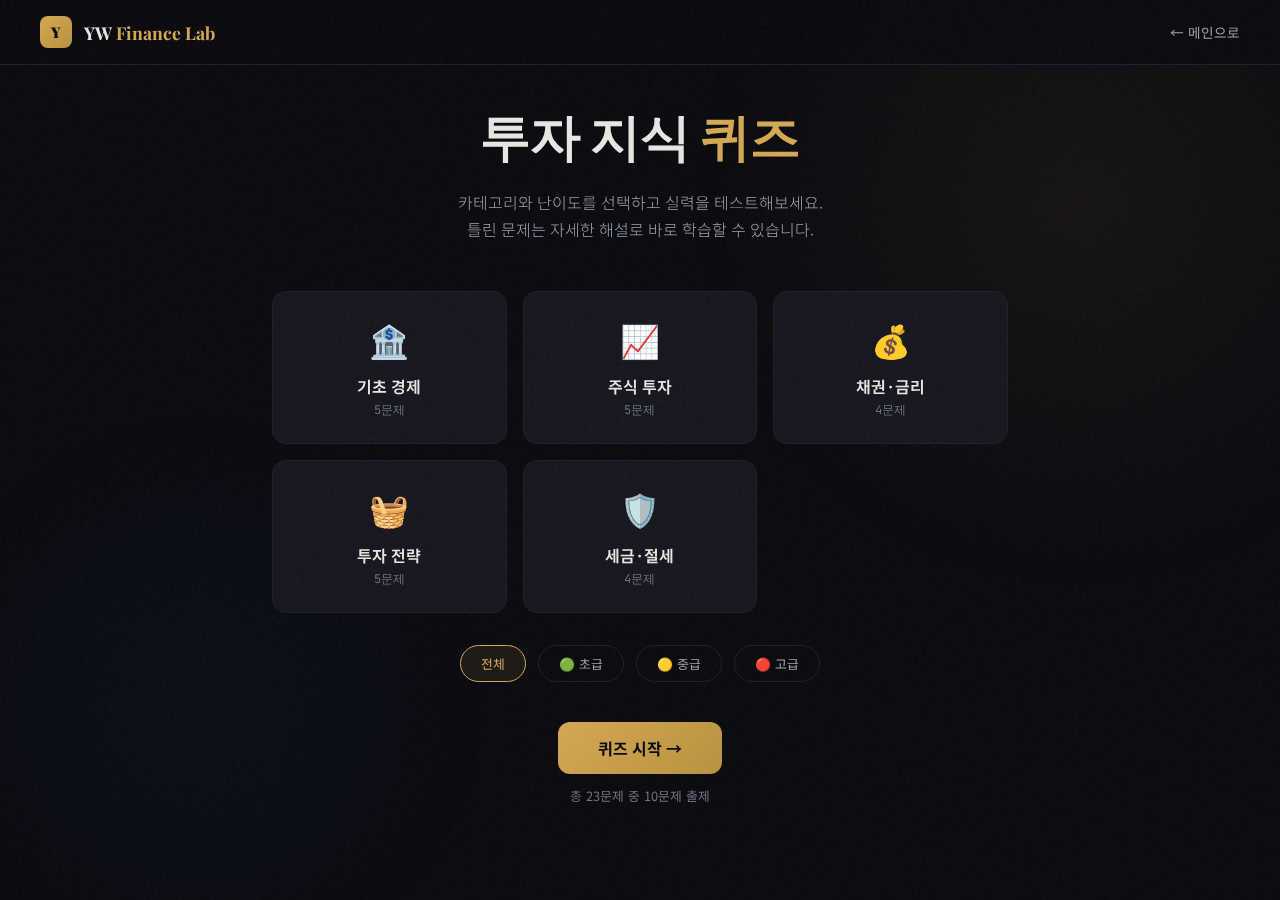
<file: quiz.html>
<!DOCTYPE html>
<html lang="ko">
<head>
    <meta charset="UTF-8">
    <meta name="viewport" content="width=device-width, initial-scale=1.0">
    <title>투자 지식 퀴즈 — YW Finance Lab</title>
    <link rel="preconnect" href="https://fonts.googleapis.com">
    <link href="https://fonts.googleapis.com/css2?family=Noto+Sans+KR:wght@300;400;500;700;900&family=Playfair+Display:wght@400;700;900&family=JetBrains+Mono:wght@400;500&display=swap" rel="stylesheet">
    <style>
        :root {
            --bg-primary: #0a0a0f;
            --bg-card: #16161f;
            --bg-card-hover: #1c1c28;
            --accent-gold: #d4a853;
            --accent-gold-dim: #b8923f;
            --accent-green: #22c55e;
            --accent-red: #ef4444;
            --accent-blue: #3b82f6;
            --accent-purple: #a78bfa;
            --text-primary: #e8e6e3;
            --text-secondary: #9ca3af;
            --text-dim: #6b7280;
            --border: #1f1f2e;
            --border-light: #2a2a3a;
        }
        *{margin:0;padding:0;box-sizing:border-box}
        html{scroll-behavior:smooth}
        body{font-family:'Noto Sans KR',sans-serif;background:var(--bg-primary);color:var(--text-primary);overflow-x:hidden;min-height:100vh}
        body::after{content:'';position:fixed;inset:0;background-image:url("data:image/svg+xml,%3Csvg viewBox='0 0 256 256' xmlns='http://www.w3.org/2000/svg'%3E%3Cfilter id='n'%3E%3CfeTurbulence type='fractalNoise' baseFrequency='0.9' numOctaves='4' stitchTiles='stitch'/%3E%3C/filter%3E%3Crect width='100%25' height='100%25' filter='url(%23n)' opacity='0.03'/%3E%3C/svg%3E");pointer-events:none;z-index:9998}
        .bg-gradient{position:fixed;inset:0;z-index:-1;overflow:hidden}
        .bg-gradient::before{content:'';position:absolute;width:800px;height:800px;top:-200px;right:-200px;background:radial-gradient(circle,rgba(212,168,83,0.06) 0%,transparent 70%);animation:floatOrb 20s ease-in-out infinite}
        .bg-gradient::after{content:'';position:absolute;width:600px;height:600px;bottom:-100px;left:-100px;background:radial-gradient(circle,rgba(59,130,246,0.04) 0%,transparent 70%);animation:floatOrb 25s ease-in-out infinite reverse}
        @keyframes floatOrb{0%,100%{transform:translate(0,0) scale(1)}33%{transform:translate(80px,-60px) scale(1.1)}66%{transform:translate(-40px,40px) scale(0.95)}}

        /* HEADER */
        header{position:fixed;top:0;left:0;right:0;z-index:1000;padding:0 2rem;background:rgba(10,10,15,0.88);backdrop-filter:blur(20px);border-bottom:1px solid var(--border)}
        nav{max-width:1200px;margin:0 auto;display:flex;justify-content:space-between;align-items:center;height:64px}
        .logo{display:flex;align-items:center;gap:12px;text-decoration:none}
        .logo-icon{width:32px;height:32px;background:linear-gradient(135deg,var(--accent-gold),var(--accent-gold-dim));border-radius:8px;display:flex;align-items:center;justify-content:center;font-family:'Playfair Display',serif;font-weight:900;font-size:15px;color:var(--bg-primary)}
        .logo-text{font-family:'Playfair Display',serif;font-size:1.1rem;font-weight:700;color:var(--text-primary)}
        .logo-text span{color:var(--accent-gold)}
        .back-link{color:var(--text-secondary);text-decoration:none;font-size:0.85rem;display:flex;align-items:center;gap:6px;transition:color 0.3s}
        .back-link:hover{color:var(--accent-gold)}

        /* MAIN */
        main{max-width:800px;margin:0 auto;padding:100px 2rem 4rem}

        /* HERO */
        .quiz-hero{text-align:center;margin-bottom:3rem;animation:fadeUp 0.6s ease-out}
        .quiz-hero h1{font-family:'Playfair Display',serif;font-size:clamp(2rem,5vw,3.2rem);font-weight:900;margin-bottom:1rem;letter-spacing:-0.02em}
        .quiz-hero h1 .gold{color:var(--accent-gold)}
        .quiz-hero p{color:var(--text-secondary);font-size:1rem;line-height:1.7;font-weight:300}

        /* CATEGORY SELECT */
        .category-grid{display:grid;grid-template-columns:repeat(auto-fit,minmax(220px,1fr));gap:1rem;margin-bottom:2rem}
        .category-card{padding:1.5rem;background:var(--bg-card);border:1px solid var(--border);border-radius:14px;cursor:pointer;transition:all 0.3s;text-align:center}
        .category-card:hover{border-color:var(--accent-gold-dim);transform:translateY(-2px)}
        .category-card.selected{border-color:var(--accent-gold);background:rgba(212,168,83,0.06);box-shadow:0 0 20px rgba(212,168,83,0.1)}
        .category-icon{font-size:2rem;margin-bottom:0.75rem}
        .category-name{font-size:1rem;font-weight:600;margin-bottom:0.25rem}
        .category-count{font-size:0.75rem;color:var(--text-dim);font-family:'JetBrains Mono',monospace}

        /* DIFFICULTY */
        .difficulty-bar{display:flex;justify-content:center;gap:0.75rem;margin-bottom:2.5rem;flex-wrap:wrap}
        .diff-btn{padding:8px 20px;border-radius:100px;border:1px solid var(--border);background:transparent;color:var(--text-secondary);cursor:pointer;font-size:0.8rem;font-family:'Noto Sans KR',sans-serif;transition:all 0.3s}
        .diff-btn:hover{border-color:var(--accent-gold);color:var(--accent-gold)}
        .diff-btn.active{border-color:var(--accent-gold);background:rgba(212,168,83,0.1);color:var(--accent-gold)}

        /* START BTN */
        .start-area{text-align:center;margin-top:2rem}
        .start-btn{padding:14px 40px;background:linear-gradient(135deg,var(--accent-gold),var(--accent-gold-dim));color:var(--bg-primary);border:none;border-radius:12px;font-size:1rem;font-weight:700;cursor:pointer;transition:all 0.3s;font-family:'Noto Sans KR',sans-serif}
        .start-btn:hover{transform:translateY(-2px);box-shadow:0 8px 30px rgba(212,168,83,0.3)}
        .start-btn:disabled{opacity:0.4;cursor:not-allowed;transform:none;box-shadow:none}

        /* QUIZ AREA */
        .quiz-area{display:none}

        /* PROGRESS BAR */
        .progress-wrap{margin-bottom:2rem}
        .progress-header{display:flex;justify-content:space-between;margin-bottom:0.75rem;align-items:center}
        .progress-label{font-family:'JetBrains Mono',monospace;font-size:0.75rem;color:var(--accent-gold)}
        .progress-score{font-size:0.8rem;color:var(--text-dim)}
        .progress-bar{height:4px;background:var(--border);border-radius:4px;overflow:hidden}
        .progress-fill{height:100%;background:linear-gradient(90deg,var(--accent-gold),var(--accent-gold-dim));border-radius:4px;transition:width 0.5s cubic-bezier(0.16,1,0.3,1)}

        /* TIMER */
        .timer-bar{display:flex;align-items:center;gap:10px;margin-bottom:1.5rem}
        .timer-icon{font-size:1rem}
        .timer-track{flex:1;height:3px;background:var(--border);border-radius:3px;overflow:hidden}
        .timer-fill{height:100%;background:var(--accent-green);border-radius:3px;transition:width 0.1s linear}
        .timer-fill.warning{background:var(--accent-gold)}
        .timer-fill.danger{background:var(--accent-red)}
        .timer-text{font-family:'JetBrains Mono',monospace;font-size:0.8rem;color:var(--text-dim);min-width:35px;text-align:right}

        /* QUESTION CARD */
        .q-card{background:var(--bg-card);border:1px solid var(--border);border-radius:20px;padding:2.5rem;animation:slideIn 0.4s ease-out}
        @keyframes slideIn{from{opacity:0;transform:translateX(30px)}to{opacity:1;transform:translateX(0)}}
        @keyframes fadeUp{from{opacity:0;transform:translateY(20px)}to{opacity:1;transform:translateY(0)}}
        .q-badge{display:inline-flex;align-items:center;gap:6px;margin-bottom:1.5rem}
        .q-diff{font-size:0.65rem;padding:3px 10px;border-radius:100px;font-family:'JetBrains Mono',monospace}
        .q-diff.easy{background:rgba(34,197,94,0.1);color:var(--accent-green);border:1px solid rgba(34,197,94,0.2)}
        .q-diff.medium{background:rgba(212,168,83,0.1);color:var(--accent-gold);border:1px solid rgba(212,168,83,0.2)}
        .q-diff.hard{background:rgba(239,68,68,0.1);color:var(--accent-red);border:1px solid rgba(239,68,68,0.2)}
        .q-category{font-size:0.7rem;color:var(--text-dim);font-family:'JetBrains Mono',monospace;margin-left:8px}
        .q-text{font-size:1.2rem;font-weight:500;line-height:1.6;margin-bottom:2rem}

        .q-options{display:grid;gap:0.75rem}
        .q-option{padding:1rem 1.5rem;background:var(--bg-primary);border:1px solid var(--border);border-radius:12px;cursor:pointer;transition:all 0.3s;font-size:0.95rem;text-align:left;color:var(--text-secondary);font-family:'Noto Sans KR',sans-serif;display:flex;align-items:center;gap:12px;position:relative}
        .q-option:hover{border-color:var(--accent-gold);color:var(--text-primary);background:var(--bg-card-hover)}
        .q-option .opt-num{width:28px;height:28px;border-radius:8px;border:1px solid var(--border);display:flex;align-items:center;justify-content:center;font-family:'JetBrains Mono',monospace;font-size:0.75rem;color:var(--text-dim);flex-shrink:0;transition:all 0.3s}
        .q-option:hover .opt-num{border-color:var(--accent-gold);color:var(--accent-gold)}
        .q-option.correct{border-color:var(--accent-green);background:rgba(34,197,94,0.06);color:var(--accent-green)}
        .q-option.correct .opt-num{border-color:var(--accent-green);background:rgba(34,197,94,0.15);color:var(--accent-green)}
        .q-option.wrong{border-color:var(--accent-red);background:rgba(239,68,68,0.06);color:var(--accent-red)}
        .q-option.wrong .opt-num{border-color:var(--accent-red);background:rgba(239,68,68,0.15);color:var(--accent-red)}
        .q-option.disabled{pointer-events:none;opacity:0.6}
        .q-option.correct.disabled,.q-option.wrong.disabled{opacity:1}

        /* FEEDBACK */
        .q-feedback{margin-top:1.5rem;padding:1.25rem;border-radius:14px;font-size:0.9rem;line-height:1.7;display:none;animation:fadeUp 0.3s ease-out}
        .q-feedback.show{display:block}
        .q-feedback.correct-fb{background:rgba(34,197,94,0.06);border:1px solid rgba(34,197,94,0.15);color:var(--text-secondary)}
        .q-feedback.correct-fb strong{color:var(--accent-green)}
        .q-feedback.wrong-fb{background:rgba(239,68,68,0.06);border:1px solid rgba(239,68,68,0.15);color:var(--text-secondary)}
        .q-feedback.wrong-fb strong{color:var(--accent-red)}
        .q-feedback .tip{margin-top:0.75rem;padding-top:0.75rem;border-top:1px solid var(--border);font-size:0.8rem;color:var(--text-dim)}
        .q-feedback .tip strong{color:var(--accent-gold)}

        /* NAV BUTTONS */
        .q-nav{display:flex;justify-content:flex-end;margin-top:1.5rem;gap:0.75rem}
        .q-nav-btn{padding:10px 24px;border-radius:10px;border:1px solid var(--border);background:transparent;color:var(--text-secondary);cursor:pointer;font-size:0.85rem;transition:all 0.3s;font-family:'Noto Sans KR',sans-serif;display:none}
        .q-nav-btn.show{display:block}
        .q-nav-btn:hover{border-color:var(--accent-gold);color:var(--accent-gold)}

        /* RESULT */
        .result-area{display:none;text-align:center;animation:fadeUp 0.6s ease-out}
        .result-card{background:var(--bg-card);border:1px solid var(--border);border-radius:20px;padding:3rem;margin-bottom:2rem}
        .result-score{font-family:'JetBrains Mono',monospace;font-size:4rem;font-weight:700;color:var(--accent-gold);line-height:1}
        .result-label{color:var(--text-dim);margin-top:0.5rem;font-size:0.9rem;margin-bottom:1.5rem}
        .result-grade{font-size:1.5rem;margin-bottom:0.5rem}
        .result-msg{color:var(--text-secondary);font-size:1rem;line-height:1.6;max-width:500px;margin:0 auto}

        /* RESULT STATS */
        .result-stats{display:grid;grid-template-columns:repeat(3,1fr);gap:1rem;margin:2rem 0}
        .result-stat{padding:1rem;background:var(--bg-primary);border:1px solid var(--border);border-radius:12px}
        .result-stat-num{font-family:'JetBrains Mono',monospace;font-size:1.5rem;font-weight:500;margin-bottom:0.25rem}
        .result-stat-num.green{color:var(--accent-green)}
        .result-stat-num.red{color:var(--accent-red)}
        .result-stat-num.gold{color:var(--accent-gold)}
        .result-stat-label{font-size:0.7rem;color:var(--text-dim);text-transform:uppercase;letter-spacing:0.05em}

        /* RESULT REVIEW */
        .result-review{text-align:left;margin-top:2rem}
        .result-review h3{font-size:1rem;font-weight:600;margin-bottom:1rem;color:var(--text-secondary)}
        .review-item{padding:1rem 1.25rem;background:var(--bg-card);border:1px solid var(--border);border-radius:12px;margin-bottom:0.75rem;display:flex;align-items:flex-start;gap:12px}
        .review-icon{font-size:1.1rem;flex-shrink:0;margin-top:2px}
        .review-q{font-size:0.85rem;color:var(--text-secondary);line-height:1.5}
        .review-q strong{color:var(--text-primary);font-weight:500}

        .result-actions{display:flex;justify-content:center;gap:1rem;margin-top:2rem;flex-wrap:wrap}
        .retry-btn{padding:12px 32px;background:linear-gradient(135deg,var(--accent-gold),var(--accent-gold-dim));color:var(--bg-primary);border:none;border-radius:12px;font-size:0.95rem;font-weight:600;cursor:pointer;transition:all 0.3s;font-family:'Noto Sans KR',sans-serif}
        .retry-btn:hover{transform:translateY(-2px);box-shadow:0 8px 30px rgba(212,168,83,0.3)}
        .home-btn{padding:12px 32px;background:transparent;border:1px solid var(--border);border-radius:12px;color:var(--text-secondary);cursor:pointer;font-size:0.95rem;transition:all 0.3s;font-family:'Noto Sans KR',sans-serif;text-decoration:none;display:inline-flex;align-items:center}
        .home-btn:hover{border-color:var(--accent-gold);color:var(--accent-gold)}

        @media(max-width:768px){
            main{padding:90px 1.5rem 3rem}
            .q-card{padding:1.75rem}
            .q-text{font-size:1.05rem}
            .category-grid{grid-template-columns:1fr 1fr}
            .result-stats{grid-template-columns:repeat(3,1fr);gap:0.5rem}
            .result-score{font-size:3rem}
        }
        @media(max-width:480px){
            .category-grid{grid-template-columns:1fr}
            .result-actions{flex-direction:column;align-items:center}
        }
    </style>
</head>
<body>
<div class="bg-gradient"></div>

<header>
    <nav>
        <a href="index.html" class="logo">
            <div class="logo-icon">Y</div>
            <div class="logo-text">YW <span>Finance Lab</span></div>
        </a>
        <a href="index.html" class="back-link">← 메인으로</a>
    </nav>
</header>

<main>
    <!-- SETUP SCREEN -->
    <div id="setupArea">
        <div class="quiz-hero">
            <h1>투자 지식 <span class="gold">퀴즈</span></h1>
            <p>카테고리와 난이도를 선택하고 실력을 테스트해보세요.<br>틀린 문제는 자세한 해설로 바로 학습할 수 있습니다.</p>
        </div>

        <div class="category-grid" id="categoryGrid"></div>

        <div class="difficulty-bar">
            <button class="diff-btn active" data-diff="all" onclick="setDiff(this)">전체</button>
            <button class="diff-btn" data-diff="easy" onclick="setDiff(this)">🟢 초급</button>
            <button class="diff-btn" data-diff="medium" onclick="setDiff(this)">🟡 중급</button>
            <button class="diff-btn" data-diff="hard" onclick="setDiff(this)">🔴 고급</button>
        </div>

        <div class="start-area">
            <button class="start-btn" id="startBtn" onclick="startQuiz()">퀴즈 시작 →</button>
            <p style="margin-top:0.75rem;font-size:0.8rem;color:var(--text-dim)" id="questionCount"></p>
        </div>
    </div>

    <!-- QUIZ SCREEN -->
    <div class="quiz-area" id="quizArea">
        <div class="progress-wrap">
            <div class="progress-header">
                <span class="progress-label" id="progressLabel">1 / 10</span>
                <span class="progress-score" id="progressScore">0점</span>
            </div>
            <div class="progress-bar"><div class="progress-fill" id="progressFill" style="width:0%"></div></div>
        </div>

        <div class="timer-bar" id="timerBar">
            <span class="timer-icon">⏱</span>
            <div class="timer-track"><div class="timer-fill" id="timerFill" style="width:100%"></div></div>
            <span class="timer-text" id="timerText">20s</span>
        </div>

        <div class="q-card" id="qCard">
            <div class="q-badge">
                <span class="q-diff" id="qDiff"></span>
                <span class="q-category" id="qCat"></span>
            </div>
            <div class="q-text" id="qText"></div>
            <div class="q-options" id="qOptions"></div>
            <div class="q-feedback" id="qFeedback"></div>
            <div class="q-nav">
                <button class="q-nav-btn" id="qNext" onclick="nextQ()">다음 문제 →</button>
            </div>
        </div>
    </div>

    <!-- RESULT SCREEN -->
    <div class="result-area" id="resultArea">
        <div class="result-card">
            <div class="result-score" id="resScore">0%</div>
            <div class="result-label">정답률</div>
            <div class="result-grade" id="resGrade"></div>
            <div class="result-msg" id="resMsg"></div>

            <div class="result-stats">
                <div class="result-stat"><div class="result-stat-num green" id="resCorrect">0</div><div class="result-stat-label">정답</div></div>
                <div class="result-stat"><div class="result-stat-num red" id="resWrong">0</div><div class="result-stat-label">오답</div></div>
                <div class="result-stat"><div class="result-stat-num gold" id="resTime">0s</div><div class="result-stat-label">평균 시간</div></div>
            </div>
        </div>

        <div class="result-review" id="resReview">
            <h3>📋 문제 리뷰</h3>
            <div id="reviewList"></div>
        </div>

        <div class="result-actions">
            <button class="retry-btn" onclick="resetAll()">다시 도전 ↻</button>
            <a href="index.html" class="home-btn">← 메인으로</a>
            <a href="education.html" class="home-btn">📚 교육 페이지</a>
        </div>
    </div>
</main>

<script>
// === QUIZ DATA ===
const allQuestions = [
    // 기초경제 - easy
    {cat:'기초경제',diff:'easy',q:'GDP가 2분기 연속 감소하면 일반적으로 무엇이라 부를까요?',opts:['인플레이션','경기침체(리세션)','스태그플레이션','디플레이션'],ans:1,explain:'GDP가 2분기 연속 마이너스 성장하면 기술적 경기침체(recession)로 분류합니다.',tip:'PART 4에서 경기 사이클을 자세히 다룹니다.'},
    {cat:'기초경제',diff:'easy',q:'중앙은행이 기준금리를 올리는 주된 이유는?',opts:['경기 부양','물가 안정(인플레이션 억제)','실업률 증가','수출 촉진'],ans:1,explain:'금리 인상은 시중 유동성을 줄여 물가 상승을 억제하는 대표적 통화정책입니다.',tip:'PART 1에서 연준과 기준금리를 다룹니다.'},
    {cat:'기초경제',diff:'easy',q:'인플레이션이란?',opts:['물가가 지속적으로 하락','물가가 지속적으로 상승','환율이 상승','금리가 하락'],ans:1,explain:'인플레이션은 전반적인 물가 수준이 지속적으로 오르는 현상입니다.',tip:'PART 1에서 물가와 통화정책의 관계를 학습할 수 있습니다.'},
    {cat:'기초경제',diff:'medium',q:'스태그플레이션이란 무엇인가요?',opts:['고성장 + 저물가','저성장 + 고물가','고성장 + 고물가','저성장 + 저물가'],ans:1,explain:'스태그플레이션은 경기 침체(stagnation)와 물가 상승(inflation)이 동시에 발생하는 상황입니다.',tip:'PART 4의 경기 사이클에서 다양한 경제 상황을 다룹니다.'},
    {cat:'기초경제',diff:'medium',q:'양적완화(QE)란?',opts:['금리를 올리는 정책','중앙은행이 채권을 매입해 유동성 공급','세금을 인하하는 재정정책','수출을 제한하는 무역정책'],ans:1,explain:'양적완화는 중앙은행이 국채 등을 매입해 시장에 돈을 풀어 경기를 부양하는 비전통적 통화정책입니다.',tip:'PART 1에서 연준의 통화정책 도구를 학습할 수 있습니다.'},
    // 주식투자 - easy
    {cat:'주식투자',diff:'easy',q:'PER(주가수익비율)이 낮다는 것은 일반적으로 무엇을 의미할까요?',opts:['주가가 고평가','주가가 저평가 가능성','기업 부채가 많음','배당금이 높음'],ans:1,explain:'PER = 주가 ÷ 주당순이익. PER이 낮으면 이익 대비 주가가 낮아 저평가 가능성이 있습니다.',tip:'PART 6에서 PER·PBR·ROE를 자세히 다룹니다.'},
    {cat:'주식투자',diff:'easy',q:'주가가 전날 대비 상승하면 어떤 색으로 표시될까요? (한국 기준)',opts:['파란색','빨간색','초록색','노란색'],ans:1,explain:'한국 증시에서는 상승=빨간색, 하락=파란색입니다. 미국은 반대로 상승=초록, 하락=빨간입니다.',tip:'PART 5에서 주식시장 기본 용어를 정리합니다.'},
    {cat:'주식투자',diff:'medium',q:'시가총액이란?',opts:['하루 거래 총금액','주가 × 발행주식수','기업의 총 자산','기업의 순이익'],ans:1,explain:'시가총액 = 현재 주가 × 총 발행주식수. 기업의 시장 가치를 나타내는 지표입니다.',tip:'PART 5에서 주식시장 지표를 다룹니다.'},
    {cat:'주식투자',diff:'medium',q:'ROE(자기자본이익률)가 높다는 것은?',opts:['부채가 많다','자기자본 대비 순이익이 크다','주가가 비싸다','배당을 많이 준다'],ans:1,explain:'ROE = 순이익 ÷ 자기자본 × 100. 투자한 자본 대비 얼마나 효율적으로 이익을 내는지를 보여줍니다.',tip:'PART 6에서 가치 평가 지표를 학습할 수 있습니다.'},
    {cat:'주식투자',diff:'hard',q:'공매도(Short Selling)의 수익 구조는?',opts:['주가 상승 시 수익','주가 하락 시 수익','배당금으로 수익','거래량으로 수익'],ans:1,explain:'공매도는 주식을 빌려 팔고, 가격 하락 후 다시 사서 갚는 전략입니다. 가격 차이가 수익이 됩니다.',tip:'PART 10에서 공매도와 IPO를 다룹니다.'},
    // 채권·금리
    {cat:'채권·금리',diff:'easy',q:'기준금리가 오르면 채권 가격은 일반적으로?',opts:['상승','하락','변동 없음','알 수 없음'],ans:1,explain:'금리와 채권 가격은 반비례합니다. 금리가 오르면 기존 채권의 가치가 떨어집니다.',tip:'PART 3에서 채권 투자 기초를 다룹니다.'},
    {cat:'채권·금리',diff:'medium',q:'장단기 금리 역전(Inverted Yield Curve)은 무엇을 시사할까요?',opts:['경기 호황 신호','경기침체 가능성','인플레이션 급등','통화 강세'],ans:1,explain:'장기금리가 단기금리보다 낮아지면, 시장이 향후 경기침체를 예상한다는 신호입니다.',tip:'PART 3에서 수익률 곡선을 학습할 수 있습니다.'},
    {cat:'채권·금리',diff:'medium',q:'미국 연준이 금리를 인상하면 일반적으로?',opts:['달러 약세','달러 강세','원화 강세','유로 강세'],ans:1,explain:'금리 인상 → 미국 자산 수익률 상승 → 달러 수요 증가 → 달러 강세 효과가 나타납니다.',tip:'PART 1, PART 4에서 금리와 환율의 관계를 다룹니다.'},
    {cat:'채권·금리',diff:'hard',q:'듀레이션(Duration)이 긴 채권의 특징은?',opts:['금리 변동에 민감','금리 변동에 둔감','만기가 짧음','이자율이 높음'],ans:0,explain:'듀레이션이 길수록 금리 변동에 대한 채권 가격 민감도가 높아집니다.',tip:'PART 3에서 채권의 고급 개념을 다룹니다.'},
    // 투자전략
    {cat:'투자전략',diff:'easy',q:'ETF(상장지수펀드)의 가장 큰 장점은?',opts:['원금 보장','분산투자 + 낮은 수수료','높은 레버리지','세금 면제'],ans:1,explain:'ETF는 여러 종목에 분산투자하면서도 거래 수수료가 일반 펀드보다 낮습니다.',tip:'PART 8에서 ETF와 자산배분을 다룹니다.'},
    {cat:'투자전략',diff:'easy',q:'72의 법칙에서 연 6% 수익률이면 원금 2배는 약 몇 년?',opts:['6년','10년','12년','15년'],ans:2,explain:'72 ÷ 6 = 12년. 복리로 원금이 2배 되는 시간을 간단히 계산하는 법칙입니다.',tip:'PART 2에서 복리의 마법을 다룹니다.'},
    {cat:'투자전략',diff:'medium',q:'레이 달리오의 올웨더 포트폴리오에 포함되지 않는 자산은?',opts:['미국 장기채','금','원유 선물','비트코인'],ans:3,explain:'올웨더 포트폴리오는 주식 30%, 장기채 40%, 중기채 15%, 금 7.5%, 원자재 7.5%로 구성됩니다.',tip:'PART 8에서 올웨더 포트폴리오를 학습할 수 있습니다.'},
    {cat:'투자전략',diff:'medium',q:'리밸런싱이란?',opts:['손실 종목 전량 매도','목표 비중에 맞춰 자산 재조정','레버리지를 높이는 전략','단기 매매 기법'],ans:1,explain:'포트폴리오가 목표 비중에서 벗어나면, 매매를 통해 원래 비중으로 되돌리는 것을 리밸런싱이라 합니다.',tip:'PART 8에서 자산배분과 리밸런싱을 다룹니다.'},
    {cat:'투자전략',diff:'hard',q:'샤프 지수(Sharpe Ratio)가 높을수록?',opts:['위험 대비 수익이 좋음','절대 수익이 높음','변동성이 큼','손실 가능성이 큼'],ans:0,explain:'샤프 지수 = (수익률 - 무위험수익률) ÷ 변동성. 같은 위험을 감수하고 더 높은 수익을 낸다는 뜻입니다.',tip:'PART 11에서 리스크 관리를 다룹니다.'},
    // 세금·절세
    {cat:'세금·절세',diff:'easy',q:'ISA(개인종합자산관리계좌)의 일반형 비과세 한도는?',opts:['100만원','200만원','400만원','500만원'],ans:1,explain:'일반형 ISA는 순이익 200만원까지 비과세, 초과분은 9.9% 분리과세됩니다.',tip:'PART 11에서 절세계좌를 비교합니다.'},
    {cat:'세금·절세',diff:'medium',q:'연금저축의 세액공제 한도(연간)는?',opts:['300만원','400만원','600만원','900만원'],ans:2,explain:'연금저축은 연 600만원까지 세액공제 대상이며, IRP 포함 시 900만원까지 가능합니다.',tip:'PART 11에서 ISA·IRP·연금저축을 비교 정리합니다.'},
    {cat:'세금·절세',diff:'medium',q:'국내 주식 매매차익에 대한 세금은? (소액 개인투자자)',opts:['22% 과세','비과세','10% 과세','종합소득세 합산'],ans:1,explain:'국내 상장주식의 매매차익은 대주주가 아닌 이상 비과세입니다. 단, 해외주식은 250만원 초과분에 22% 양도세가 부과됩니다.',tip:'PART 4에서 배당소득세, PART 11에서 절세 전략을 다룹니다.'},
    {cat:'세금·절세',diff:'hard',q:'금융소득종합과세 기준 금액은?',opts:['1,000만원','2,000만원','3,000만원','5,000만원'],ans:1,explain:'이자·배당 등 금융소득이 연 2,000만원을 초과하면 다른 소득과 합산하여 종합과세됩니다.',tip:'PART 11에서 세금과 절세 전략을 학습할 수 있습니다.'},
];

// === STATE ===
let selectedCats = new Set();
let selectedDiff = 'all';
let questions = [];
let qIdx = 0, score = 0, answered = false;
let timerInterval = null;
let timeLeft = 20;
let totalTime = 0;
let answers = []; // {correct, q, userAns, correctAns}

// === CATEGORIES ===
const categories = [
    {id:'기초경제',icon:'🏦',name:'기초 경제'},
    {id:'주식투자',icon:'📈',name:'주식 투자'},
    {id:'채권·금리',icon:'💰',name:'채권·금리'},
    {id:'투자전략',icon:'🧺',name:'투자 전략'},
    {id:'세금·절세',icon:'🛡️',name:'세금·절세'},
];

function renderCategories() {
    const grid = document.getElementById('categoryGrid');
    grid.innerHTML = categories.map(c => {
        const count = allQuestions.filter(q => q.cat === c.id).length;
        return `<div class="category-card" data-cat="${c.id}" onclick="toggleCat(this)">
            <div class="category-icon">${c.icon}</div>
            <div class="category-name">${c.name}</div>
            <div class="category-count">${count}문제</div>
        </div>`;
    }).join('');
    updateCount();
}

function toggleCat(el) {
    const cat = el.dataset.cat;
    if (selectedCats.has(cat)) { selectedCats.delete(cat); el.classList.remove('selected'); }
    else { selectedCats.add(cat); el.classList.add('selected'); }
    updateCount();
}

function setDiff(btn) {
    document.querySelectorAll('.diff-btn').forEach(b => b.classList.remove('active'));
    btn.classList.add('active');
    selectedDiff = btn.dataset.diff;
    updateCount();
}

function getFilteredQuestions() {
    let qs = allQuestions;
    if (selectedCats.size > 0) qs = qs.filter(q => selectedCats.has(q.cat));
    if (selectedDiff !== 'all') qs = qs.filter(q => q.diff === selectedDiff);
    return qs;
}

function updateCount() {
    const qs = getFilteredQuestions();
    const countEl = document.getElementById('questionCount');
    const btn = document.getElementById('startBtn');
    const n = Math.min(qs.length, 10);
    if (qs.length === 0) {
        countEl.textContent = '선택한 조건에 맞는 문제가 없습니다';
        btn.disabled = true;
    } else {
        countEl.textContent = `총 ${qs.length}문제 중 ${n}문제 출제`;
        btn.disabled = false;
    }
}

// === START ===
function startQuiz() {
    const filtered = getFilteredQuestions();
    questions = shuffle([...filtered]).slice(0, 10);
    qIdx = 0; score = 0; answered = false; totalTime = 0; answers = [];
    document.getElementById('setupArea').style.display = 'none';
    document.getElementById('quizArea').style.display = 'block';
    document.getElementById('resultArea').style.display = 'none';
    renderQ();
}

function shuffle(arr) {
    for (let i = arr.length - 1; i > 0; i--) {
        const j = Math.floor(Math.random() * (i + 1));
        [arr[i], arr[j]] = [arr[j], arr[i]];
    }
    return arr;
}

// === RENDER QUESTION ===
function renderQ() {
    answered = false;
    const q = questions[qIdx];
    const total = questions.length;

    document.getElementById('progressLabel').textContent = `${qIdx + 1} / ${total}`;
    document.getElementById('progressScore').textContent = `${score}점`;
    document.getElementById('progressFill').style.width = `${((qIdx) / total) * 100}%`;

    const diffMap = {easy:'초급',medium:'중급',hard:'고급'};
    document.getElementById('qDiff').textContent = diffMap[q.diff];
    document.getElementById('qDiff').className = `q-diff ${q.diff}`;
    document.getElementById('qCat').textContent = q.cat;
    document.getElementById('qText').textContent = q.q;

    const labels = ['A','B','C','D'];
    document.getElementById('qOptions').innerHTML = q.opts.map((o, i) =>
        `<button class="q-option" onclick="checkAns(${i})"><span class="opt-num">${labels[i]}</span><span>${o}</span></button>`
    ).join('');

    document.getElementById('qFeedback').className = 'q-feedback';
    document.getElementById('qFeedback').style.display = 'none';
    document.getElementById('qNext').classList.remove('show');

    // Animate card
    document.getElementById('qCard').style.animation = 'none';
    void document.getElementById('qCard').offsetHeight;
    document.getElementById('qCard').style.animation = 'slideIn 0.4s ease-out';

    startTimer();
}

// === TIMER ===
function startTimer() {
    timeLeft = 20;
    clearInterval(timerInterval);
    updateTimerUI();
    timerInterval = setInterval(() => {
        timeLeft -= 0.1;
        if (timeLeft <= 0) {
            timeLeft = 0;
            clearInterval(timerInterval);
            if (!answered) timeoutAnswer();
        }
        updateTimerUI();
    }, 100);
}

function updateTimerUI() {
    const pct = (timeLeft / 20) * 100;
    const fill = document.getElementById('timerFill');
    fill.style.width = pct + '%';
    fill.className = 'timer-fill' + (pct < 25 ? ' danger' : pct < 50 ? ' warning' : '');
    document.getElementById('timerText').textContent = Math.ceil(timeLeft) + 's';
}

function timeoutAnswer() {
    answered = true;
    const q = questions[qIdx];
    const btns = document.querySelectorAll('.q-option');
    btns.forEach((b, i) => {
        b.classList.add('disabled');
        if (i === q.ans) b.classList.add('correct');
    });
    const fb = document.getElementById('qFeedback');
    fb.className = 'q-feedback show wrong-fb';
    fb.innerHTML = `<strong>⏰ 시간 초과!</strong> ${q.explain}<div class="tip"><strong>💡 학습 포인트:</strong> ${q.tip}</div>`;
    fb.style.display = 'block';
    document.getElementById('qNext').classList.add('show');
    document.getElementById('qNext').textContent = qIdx < questions.length - 1 ? '다음 문제 →' : '결과 보기 →';
    answers.push({correct:false, q:q.q, userAns:'시간 초과', correctAns:q.opts[q.ans]});
    totalTime += 20;
}

// === CHECK ANSWER ===
function checkAns(idx) {
    if (answered) return;
    answered = true;
    clearInterval(timerInterval);
    const elapsed = 20 - timeLeft;
    totalTime += elapsed;

    const q = questions[qIdx];
    const btns = document.querySelectorAll('.q-option');
    btns.forEach((b, i) => {
        b.classList.add('disabled');
        if (i === q.ans) b.classList.add('correct');
        if (i === idx && idx !== q.ans) b.classList.add('wrong');
    });

    const fb = document.getElementById('qFeedback');
    if (idx === q.ans) {
        score++;
        fb.className = 'q-feedback show correct-fb';
        fb.innerHTML = `<strong>✅ 정답!</strong> ${q.explain}<div class="tip"><strong>💡 학습 포인트:</strong> ${q.tip}</div>`;
        answers.push({correct:true, q:q.q, userAns:q.opts[idx], correctAns:q.opts[q.ans]});
    } else {
        fb.className = 'q-feedback show wrong-fb';
        fb.innerHTML = `<strong>❌ 오답!</strong> ${q.explain}<div class="tip"><strong>💡 학습 포인트:</strong> ${q.tip}</div>`;
        answers.push({correct:false, q:q.q, userAns:q.opts[idx], correctAns:q.opts[q.ans]});
    }
    fb.style.display = 'block';
    document.getElementById('progressScore').textContent = `${score}점`;
    document.getElementById('qNext').classList.add('show');
    document.getElementById('qNext').textContent = qIdx < questions.length - 1 ? '다음 문제 →' : '결과 보기 →';
}

// === NEXT ===
function nextQ() {
    qIdx++;
    if (qIdx < questions.length) renderQ();
    else showResult();
}

// === RESULT ===
function showResult() {
    clearInterval(timerInterval);
    document.getElementById('quizArea').style.display = 'none';
    document.getElementById('resultArea').style.display = 'block';

    const total = questions.length;
    const pct = Math.round(score / total * 100);
    document.getElementById('resScore').textContent = pct + '%';
    document.getElementById('resCorrect').textContent = score;
    document.getElementById('resWrong').textContent = total - score;
    document.getElementById('resTime').textContent = Math.round(totalTime / total) + 's';

    let grade, msg;
    if (pct === 100) { grade = '🏆 S등급'; msg = '완벽합니다! 투자 지식이 매우 탄탄하시네요.'; }
    else if (pct >= 80) { grade = '🥇 A등급'; msg = '훌륭해요! 몇 가지 부분만 보완하면 완벽합니다.'; }
    else if (pct >= 60) { grade = '🥈 B등급'; msg = '좋은 실력이에요! 교육 페이지에서 부족한 부분을 보완해보세요.'; }
    else if (pct >= 40) { grade = '🥉 C등급'; msg = '기초를 다지는 단계입니다. 교육 콘텐츠로 학습해보세요.'; }
    else { grade = '📚 학습 필요'; msg = '지금이 시작하기 가장 좋은 때입니다! 교육 페이지에서 차근차근 배워보세요.'; }
    document.getElementById('resGrade').textContent = grade;
    document.getElementById('resMsg').textContent = msg;

    // Review
    document.getElementById('reviewList').innerHTML = answers.map((a, i) =>
        `<div class="review-item">
            <span class="review-icon">${a.correct ? '✅' : '❌'}</span>
            <div class="review-q"><strong>Q${i+1}. ${a.q}</strong><br>내 답: ${a.userAns}${a.correct ? '' : ` → 정답: ${a.correctAns}`}</div>
        </div>`
    ).join('');

    document.getElementById('progressFill').style.width = '100%';
    window.scrollTo({top:0, behavior:'smooth'});
}

// === RESET ===
function resetAll() {
    document.getElementById('setupArea').style.display = 'block';
    document.getElementById('quizArea').style.display = 'none';
    document.getElementById('resultArea').style.display = 'none';
    window.scrollTo({top:0, behavior:'smooth'});
}

// INIT
renderCategories();
</script>
</body>
</html>
</file>
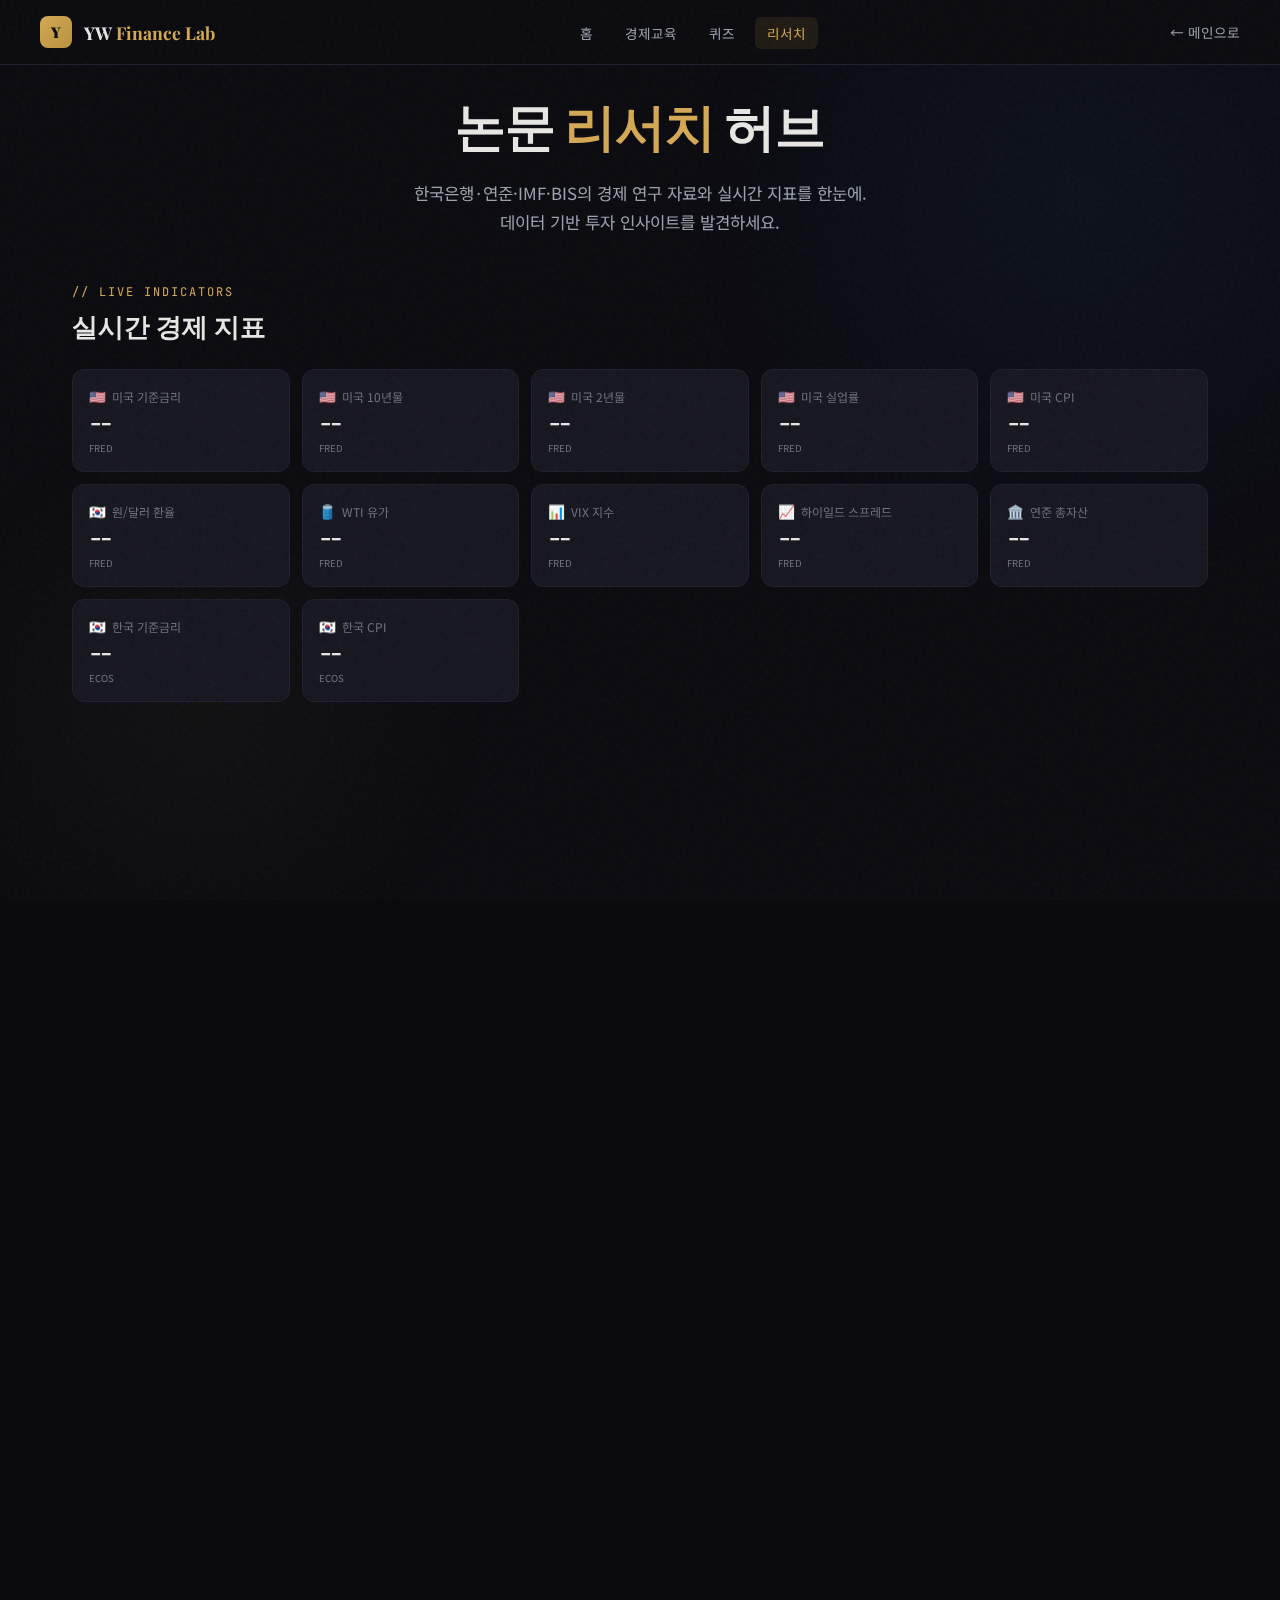
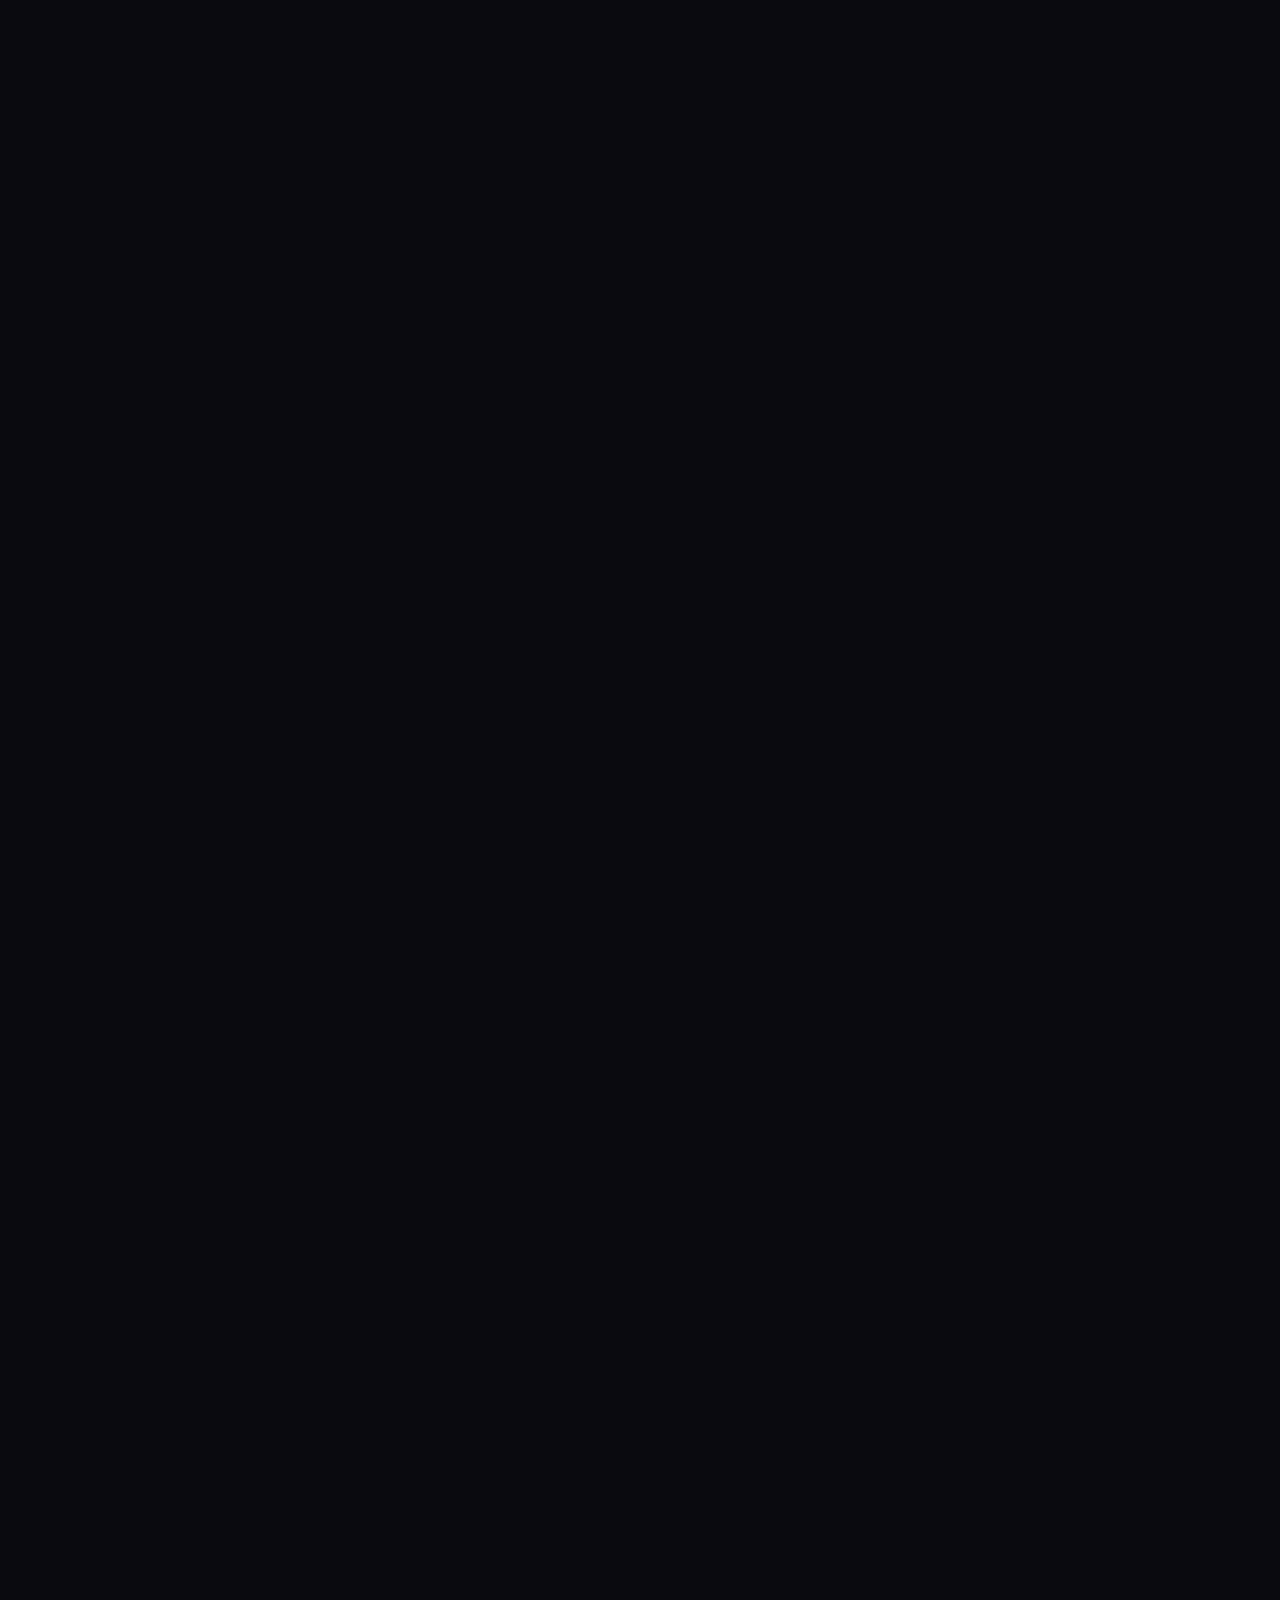
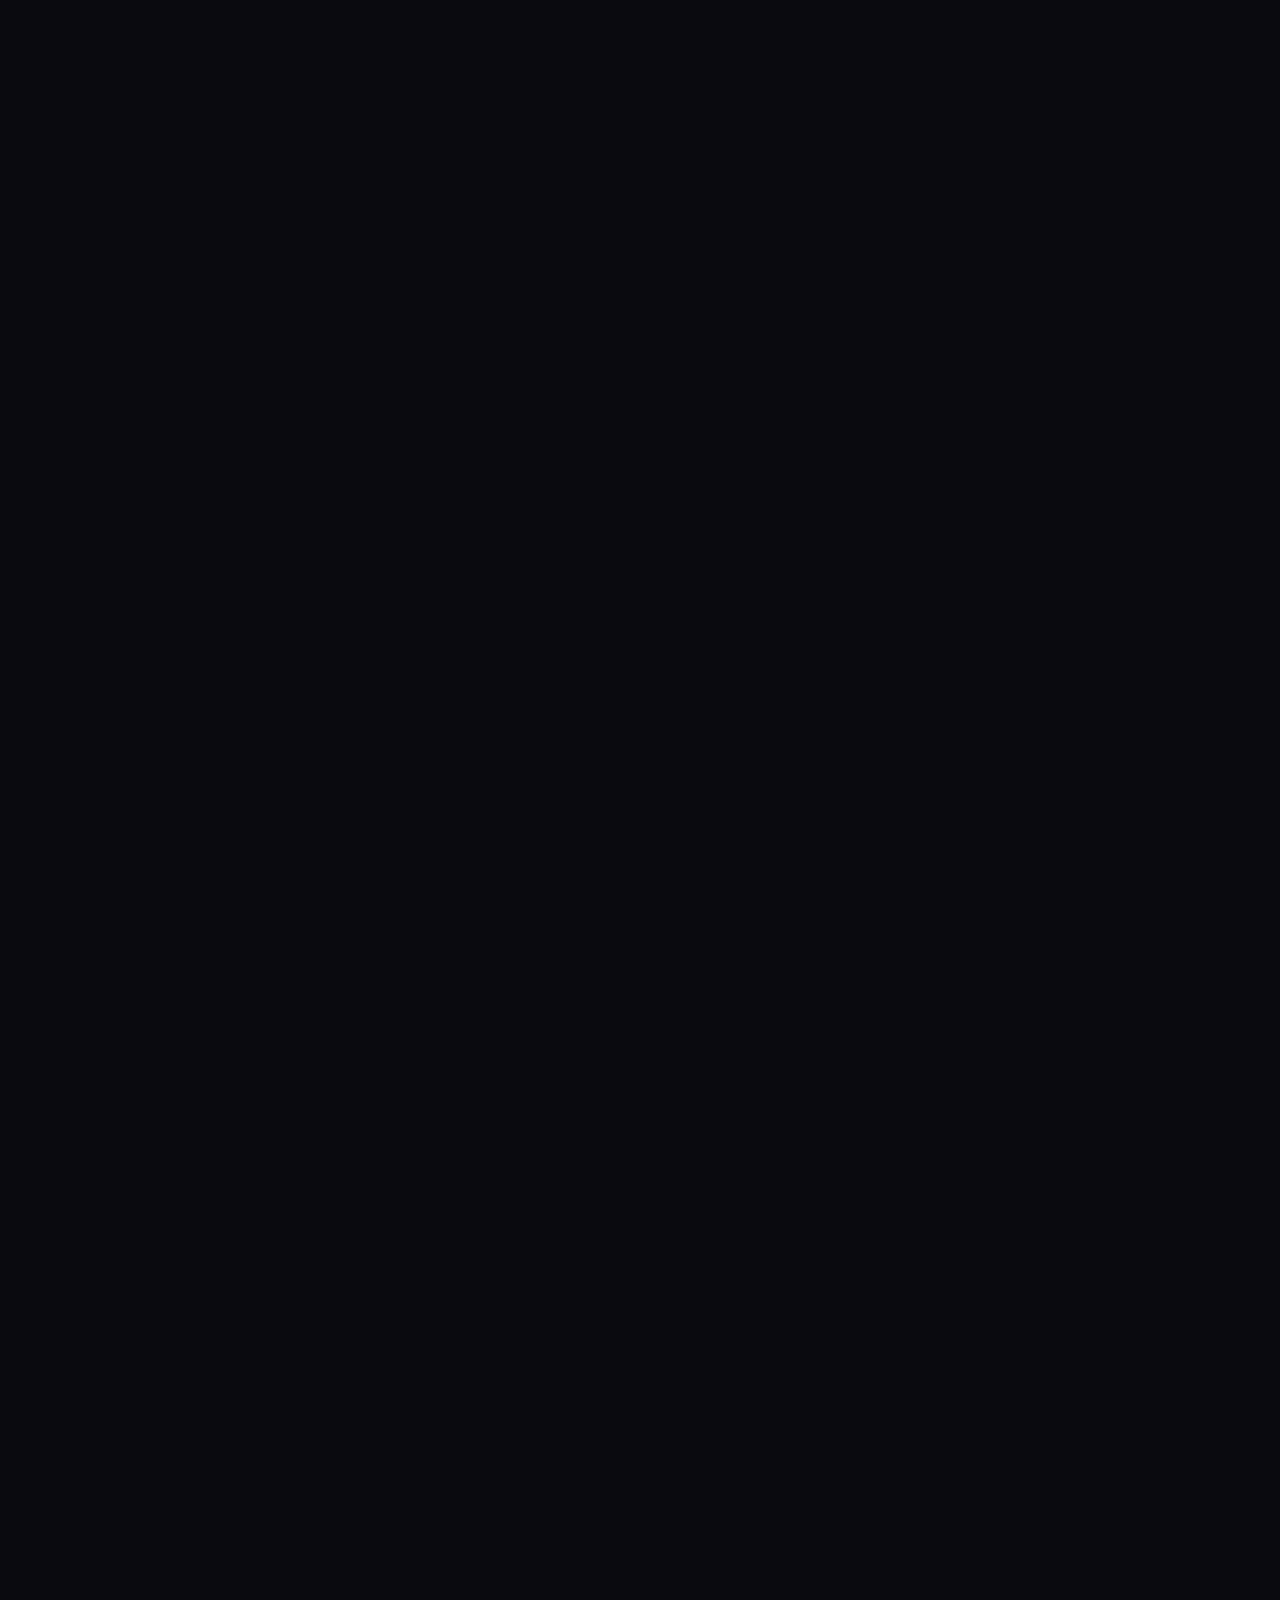
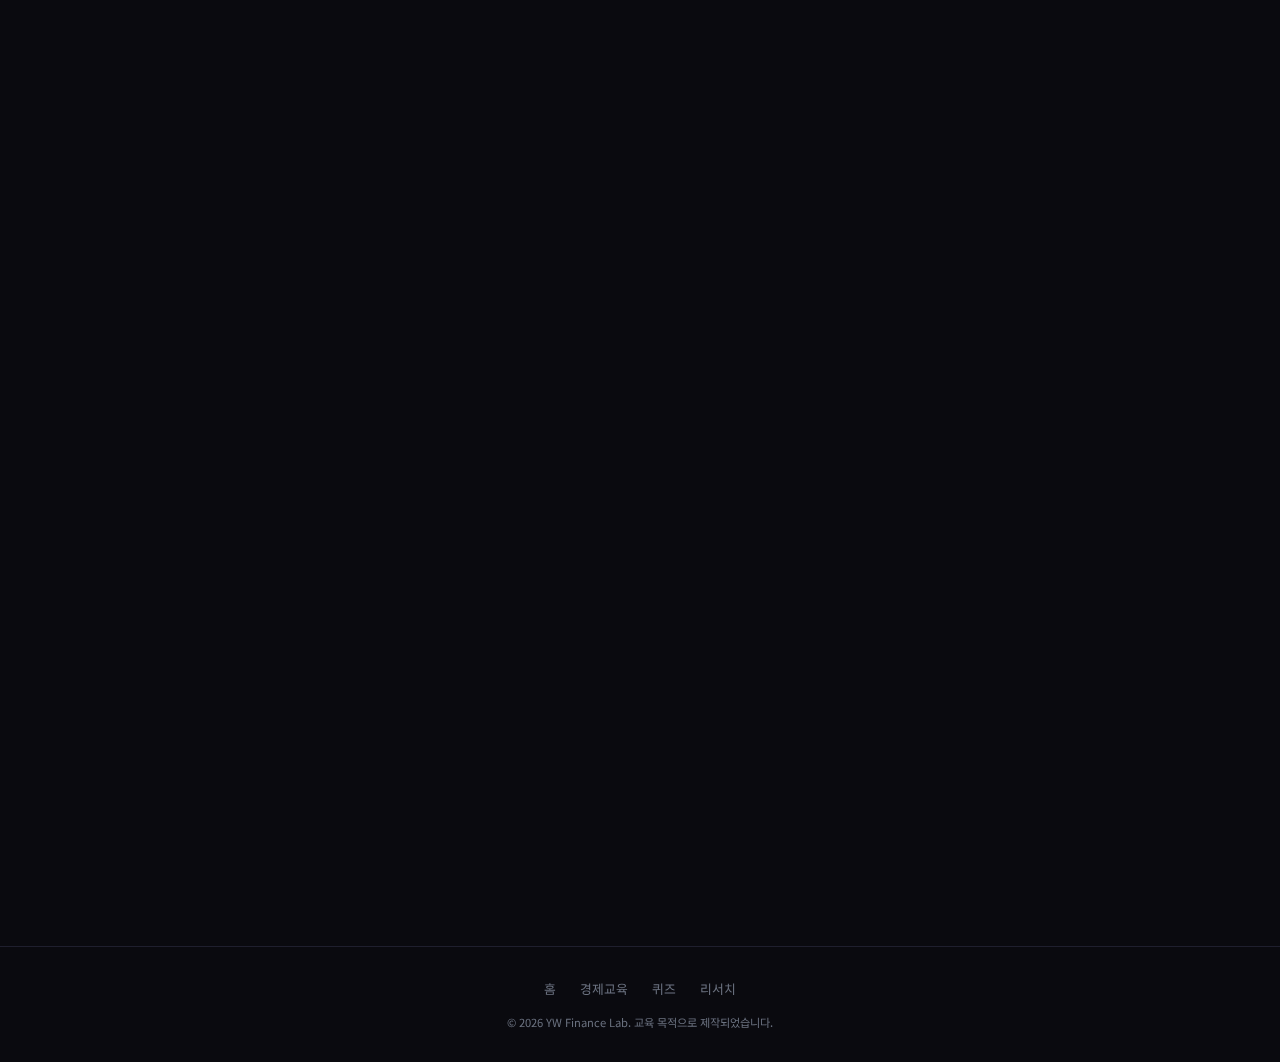
<file: research.html>
<!DOCTYPE html>
<html lang="ko">
<head>
    <meta charset="UTF-8">
    <meta name="viewport" content="width=device-width, initial-scale=1.0">
    <title>논문 리서치 허브 — YW Finance Lab</title>
    <link rel="preconnect" href="https://fonts.googleapis.com">
    <link href="https://fonts.googleapis.com/css2?family=Noto+Sans+KR:wght@300;400;500;700;900&family=Playfair+Display:wght@400;700;900&family=JetBrains+Mono:wght@400;500&display=swap" rel="stylesheet">
    <style>
        :root {
            --bg-primary: #0a0a0f;
            --bg-secondary: #12121a;
            --bg-card: #16161f;
            --bg-card-hover: #1c1c28;
            --accent-gold: #d4a853;
            --accent-gold-dim: #b8923f;
            --accent-green: #22c55e;
            --accent-red: #ef4444;
            --accent-blue: #3b82f6;
            --accent-purple: #a78bfa;
            --accent-cyan: #22d3ee;
            --text-primary: #e8e6e3;
            --text-secondary: #9ca3af;
            --text-dim: #6b7280;
            --border: #1f1f2e;
            --border-light: #2a2a3a;
        }
        *{margin:0;padding:0;box-sizing:border-box}
        html{scroll-behavior:smooth}
        body{font-family:'Noto Sans KR',sans-serif;background:var(--bg-primary);color:var(--text-primary);overflow-x:hidden;min-height:100vh}
        body::after{content:'';position:fixed;inset:0;background-image:url("data:image/svg+xml,%3Csvg viewBox='0 0 256 256' xmlns='http://www.w3.org/2000/svg'%3E%3Cfilter id='n'%3E%3CfeTurbulence type='fractalNoise' baseFrequency='0.9' numOctaves='4' stitchTiles='stitch'/%3E%3C/filter%3E%3Crect width='100%25' height='100%25' filter='url(%23n)' opacity='0.03'/%3E%3C/svg%3E");pointer-events:none;z-index:9998}
        .bg-gradient{position:fixed;inset:0;z-index:-1;overflow:hidden}
        .bg-gradient::before{content:'';position:absolute;width:800px;height:800px;top:-200px;right:-200px;background:radial-gradient(circle,rgba(59,130,246,0.06) 0%,transparent 70%);animation:floatOrb 20s ease-in-out infinite}
        .bg-gradient::after{content:'';position:absolute;width:600px;height:600px;bottom:-100px;left:-100px;background:radial-gradient(circle,rgba(212,168,83,0.04) 0%,transparent 70%);animation:floatOrb 25s ease-in-out infinite reverse}
        @keyframes floatOrb{0%,100%{transform:translate(0,0) scale(1)}33%{transform:translate(80px,-60px) scale(1.1)}66%{transform:translate(-40px,40px) scale(0.95)}}

        /* HEADER */
        header{position:fixed;top:0;left:0;right:0;z-index:1000;padding:0 2rem;background:rgba(10,10,15,0.88);backdrop-filter:blur(20px);border-bottom:1px solid var(--border)}
        nav{max-width:1200px;margin:0 auto;display:flex;justify-content:space-between;align-items:center;height:64px}
        .logo{display:flex;align-items:center;gap:12px;text-decoration:none}
        .logo-icon{width:32px;height:32px;background:linear-gradient(135deg,var(--accent-gold),var(--accent-gold-dim));border-radius:8px;display:flex;align-items:center;justify-content:center;font-family:'Playfair Display',serif;font-weight:900;font-size:15px;color:var(--bg-primary)}
        .logo-text{font-family:'Playfair Display',serif;font-size:1.1rem;font-weight:700;color:var(--text-primary)}
        .logo-text span{color:var(--accent-gold)}
        .nav-links{display:flex;gap:8px;list-style:none}
        .nav-links a{color:var(--text-secondary);text-decoration:none;font-size:0.85rem;padding:6px 12px;border-radius:6px;transition:all 0.3s}
        .nav-links a:hover,.nav-links a.active{color:var(--accent-gold);background:rgba(212,168,83,0.1)}
        .back-link{color:var(--text-secondary);text-decoration:none;font-size:0.85rem;display:flex;align-items:center;gap:6px;transition:color 0.3s}
        .back-link:hover{color:var(--accent-gold)}
        @media(max-width:768px){.nav-links{display:none}.back-link{font-size:0.8rem}}

        /* MAIN */
        main{max-width:1200px;margin:0 auto;padding:90px 2rem 4rem}

        /* HERO */
        .hero{text-align:center;margin-bottom:3rem;animation:fadeUp 0.6s ease-out}
        .hero h1{font-family:'Playfair Display',serif;font-size:clamp(2rem,5vw,3.2rem);font-weight:900;margin-bottom:1rem;letter-spacing:-0.02em}
        .hero h1 .gold{color:var(--accent-gold)}
        .hero p{color:var(--text-secondary);font-size:1.05rem;max-width:600px;margin:0 auto 2rem;line-height:1.7}
        @keyframes fadeUp{from{opacity:0;transform:translateY(20px)}to{opacity:1;transform:translateY(0)}}

        /* LIVE INDICATORS */
        .indicators-section{margin-bottom:3rem}
        .section-label{font-family:'JetBrains Mono',monospace;font-size:0.75rem;color:var(--accent-gold);letter-spacing:2px;text-transform:uppercase;margin-bottom:0.5rem}
        .section-title{font-family:'Playfair Display',serif;font-size:1.6rem;font-weight:700;margin-bottom:1.5rem}
        .indicators-grid{display:grid;grid-template-columns:repeat(auto-fill,minmax(180px,1fr));gap:12px}
        .indicator-card{background:var(--bg-card);border:1px solid var(--border);border-radius:12px;padding:16px;transition:all 0.3s;position:relative;overflow:hidden}
        .indicator-card:hover{border-color:var(--border-light);transform:translateY(-2px)}
        .indicator-label{font-size:0.75rem;color:var(--text-dim);margin-bottom:4px;display:flex;align-items:center;gap:6px}
        .indicator-flag{font-size:0.85rem}
        .indicator-value{font-family:'JetBrains Mono',monospace;font-size:1.3rem;font-weight:700;color:var(--text-primary);margin-bottom:2px}
        .indicator-change{font-family:'JetBrains Mono',monospace;font-size:0.75rem;padding:2px 6px;border-radius:4px;display:inline-block}
        .indicator-change.up{color:var(--accent-green);background:rgba(34,197,94,0.1)}
        .indicator-change.down{color:var(--accent-red);background:rgba(239,68,68,0.1)}
        .indicator-change.neutral{color:var(--text-dim);background:rgba(107,114,128,0.1)}
        .indicator-loading{color:var(--text-dim);font-size:0.8rem}
        .indicator-source{font-size:0.6rem;color:var(--text-dim);margin-top:4px}
        .indicator-spark{position:absolute;bottom:0;left:0;right:0;height:30px;opacity:0.3}

        /* TABS */
        .tabs{display:flex;gap:4px;margin-bottom:2rem;overflow-x:auto;padding-bottom:4px}
        .tab{padding:8px 18px;border-radius:8px;font-size:0.85rem;border:1px solid var(--border);background:transparent;color:var(--text-secondary);cursor:pointer;transition:all 0.3s;white-space:nowrap}
        .tab:hover{border-color:var(--border-light);color:var(--text-primary)}
        .tab.active{background:rgba(212,168,83,0.15);border-color:var(--accent-gold);color:var(--accent-gold)}
        .tab .count{font-family:'JetBrains Mono',monospace;font-size:0.7rem;background:var(--border);padding:1px 6px;border-radius:10px;margin-left:6px}
        .tab.active .count{background:rgba(212,168,83,0.2)}

        /* SEARCH */
        .search-bar{display:flex;gap:12px;margin-bottom:2rem;flex-wrap:wrap}
        .search-input{flex:1;min-width:250px;padding:12px 16px;background:var(--bg-card);border:1px solid var(--border);border-radius:10px;color:var(--text-primary);font-size:0.9rem;outline:none;transition:border-color 0.3s}
        .search-input:focus{border-color:var(--accent-gold)}
        .search-input::placeholder{color:var(--text-dim)}
        .sort-select{padding:12px 16px;background:var(--bg-card);border:1px solid var(--border);border-radius:10px;color:var(--text-secondary);font-size:0.85rem;outline:none;cursor:pointer}
        .sort-select option{background:var(--bg-card)}

        /* PAPER CARDS */
        .papers-grid{display:flex;flex-direction:column;gap:12px}
        .paper-card{background:var(--bg-card);border:1px solid var(--border);border-radius:12px;padding:20px 24px;transition:all 0.3s;cursor:pointer;text-decoration:none;display:block;position:relative}
        .paper-card:hover{border-color:var(--accent-gold);transform:translateY(-1px);background:var(--bg-card-hover)}
        .paper-meta{display:flex;align-items:center;gap:8px;margin-bottom:8px;flex-wrap:wrap}
        .paper-source{font-size:0.7rem;font-weight:600;padding:3px 8px;border-radius:4px;letter-spacing:0.5px}
        .paper-source.bok{background:rgba(59,130,246,0.15);color:var(--accent-blue)}
        .paper-source.fed{background:rgba(167,139,250,0.15);color:var(--accent-purple)}
        .paper-source.kdi{background:rgba(34,211,238,0.15);color:var(--accent-cyan)}
        .paper-source.imf{background:rgba(34,197,94,0.15);color:var(--accent-green)}
        .paper-source.bis{background:rgba(212,168,83,0.15);color:var(--accent-gold)}
        .paper-source.nber{background:rgba(239,68,68,0.15);color:var(--accent-red)}
        .paper-date{font-family:'JetBrains Mono',monospace;font-size:0.7rem;color:var(--text-dim)}
        .paper-type{font-size:0.7rem;color:var(--text-dim);background:var(--border);padding:2px 6px;border-radius:4px}
        .paper-title{font-size:1rem;font-weight:600;color:var(--text-primary);margin-bottom:6px;line-height:1.5}
        .paper-card:hover .paper-title{color:var(--accent-gold)}
        .paper-desc{font-size:0.85rem;color:var(--text-secondary);line-height:1.6;margin-bottom:10px;display:-webkit-box;-webkit-line-clamp:2;-webkit-box-orient:vertical;overflow:hidden}
        .paper-tags{display:flex;gap:6px;flex-wrap:wrap}
        .paper-tag{font-size:0.7rem;color:var(--text-dim);border:1px solid var(--border);padding:2px 8px;border-radius:12px}
        .paper-arrow{position:absolute;right:20px;top:50%;transform:translateY(-50%);font-size:1.2rem;color:var(--text-dim);transition:all 0.3s}
        .paper-card:hover .paper-arrow{color:var(--accent-gold);right:16px}
        @media(max-width:768px){.paper-arrow{display:none}}

        /* RESOURCES GRID */
        .resources-section{margin-top:3rem;margin-bottom:3rem}
        .resources-grid{display:grid;grid-template-columns:repeat(auto-fill,minmax(280px,1fr));gap:16px}
        .resource-card{background:var(--bg-card);border:1px solid var(--border);border-radius:12px;padding:20px;text-decoration:none;transition:all 0.3s;display:block}
        .resource-card:hover{border-color:var(--accent-gold);transform:translateY(-2px)}
        .resource-icon{font-size:2rem;margin-bottom:12px}
        .resource-name{font-size:1rem;font-weight:600;color:var(--text-primary);margin-bottom:6px}
        .resource-card:hover .resource-name{color:var(--accent-gold)}
        .resource-desc{font-size:0.8rem;color:var(--text-secondary);line-height:1.5;margin-bottom:10px}
        .resource-url{font-family:'JetBrains Mono',monospace;font-size:0.7rem;color:var(--text-dim)}

        /* EMPTY / LOADING */
        .loading-state,.empty-state{text-align:center;padding:3rem 1rem;color:var(--text-dim)}
        .loading-state .spinner{display:inline-block;width:24px;height:24px;border:2px solid var(--border);border-top-color:var(--accent-gold);border-radius:50%;animation:spin 0.8s linear infinite;margin-bottom:12px}
        @keyframes spin{to{transform:rotate(360deg)}}

        /* FOOTER */
        footer{border-top:1px solid var(--border);padding:2rem;text-align:center;margin-top:4rem}
        .footer-links{display:flex;justify-content:center;gap:24px;margin-bottom:1rem;flex-wrap:wrap}
        .footer-links a{color:var(--text-dim);text-decoration:none;font-size:0.8rem;transition:color 0.3s}
        .footer-links a:hover{color:var(--accent-gold)}
        .footer-copy{font-size:0.7rem;color:var(--text-dim)}

        /* ANIMATION */
        .reveal{opacity:0;transform:translateY(20px);transition:all 0.6s ease-out}
        .reveal.visible{opacity:1;transform:translateY(0)}
    </style>
</head>
<body>
<div class="bg-gradient"></div>

<header>
    <nav>
        <a href="index.html" class="logo">
            <div class="logo-icon">Y</div>
            <div class="logo-text">YW <span>Finance Lab</span></div>
        </a>
        <ul class="nav-links">
            <li><a href="index.html">홈</a></li>
            <li><a href="education.html">경제교육</a></li>
            <li><a href="quiz.html">퀴즈</a></li>
            <li><a href="research.html" class="active">리서치</a></li>
        </ul>
        <a href="index.html" class="back-link">← 메인으로</a>
    </nav>
</header>

<main>
    <!-- HERO -->
    <section class="hero">
        <h1>논문 <span class="gold">리서치</span> 허브</h1>
        <p>한국은행·연준·IMF·BIS의 경제 연구 자료와 실시간 지표를 한눈에.<br>데이터 기반 투자 인사이트를 발견하세요.</p>
    </section>

    <!-- LIVE INDICATORS -->
    <section class="indicators-section reveal">
        <div class="section-label">// Live Indicators</div>
        <div class="section-title">실시간 경제 지표</div>
        <div class="indicators-grid" id="indicatorsGrid">
            <!-- JS로 채워짐 -->
        </div>
    </section>

    <!-- RESEARCH PAPERS -->
    <section class="reveal">
        <div class="section-label">// Research Papers</div>
        <div class="section-title">경제·금융 연구 자료</div>

        <div class="tabs" id="tabs">
            <button class="tab active" data-cat="all">전체 <span class="count" id="countAll">0</span></button>
            <button class="tab" data-cat="bok">한국은행 <span class="count" id="countBok">0</span></button>
            <button class="tab" data-cat="fed">연준·FRED <span class="count" id="countFed">0</span></button>
            <button class="tab" data-cat="kdi">KDI <span class="count" id="countKdi">0</span></button>
            <button class="tab" data-cat="intl">IMF·BIS·NBER <span class="count" id="countIntl">0</span></button>
        </div>

        <div class="search-bar">
            <input type="text" class="search-input" id="searchInput" placeholder="논문 제목, 키워드로 검색...">
            <select class="sort-select" id="sortSelect">
                <option value="date">최신순</option>
                <option value="relevance">관련도순</option>
            </select>
        </div>

        <div class="papers-grid" id="papersGrid">
            <div class="loading-state"><div class="spinner"></div><div>연구 자료를 불러오는 중...</div></div>
        </div>
    </section>

    <!-- RESEARCH RESOURCES -->
    <section class="resources-section reveal">
        <div class="section-label">// Resources</div>
        <div class="section-title">주요 연구 데이터베이스</div>
        <div class="resources-grid" id="resourcesGrid"></div>
    </section>
</main>

<footer>
    <div class="footer-links">
        <a href="index.html">홈</a>
        <a href="education.html">경제교육</a>
        <a href="quiz.html">퀴즈</a>
        <a href="research.html">리서치</a>
    </div>
    <div class="footer-copy">© 2026 YW Finance Lab. 교육 목적으로 제작되었습니다.</div>
</footer>

<script>
// ════════════════════════════════════════
//  API KEYS & CONFIG
// ════════════════════════════════════════
const FRED_KEY = '4fb5dac909861e78d5e76dadeb5cf9d7';
const ECOS_KEY = 'QZIGLKAE4NXE2AH490NG';

// ════════════════════════════════════════
//  REVEAL ANIMATION
// ════════════════════════════════════════
const observer = new IntersectionObserver((entries) => {
    entries.forEach(e => { if (e.isIntersecting) { e.target.classList.add('visible'); observer.unobserve(e.target); }});
}, { threshold: 0.1 });
document.querySelectorAll('.reveal').forEach(el => observer.observe(el));

// ════════════════════════════════════════
//  LIVE ECONOMIC INDICATORS
// ════════════════════════════════════════
const indicators = [
    { id: 'FEDFUNDS', label: '미국 기준금리', flag: '🇺🇸', unit: '%', source: 'FRED', type: 'fred' },
    { id: 'DGS10', label: '미국 10년물', flag: '🇺🇸', unit: '%', source: 'FRED', type: 'fred' },
    { id: 'DGS2', label: '미국 2년물', flag: '🇺🇸', unit: '%', source: 'FRED', type: 'fred' },
    { id: 'UNRATE', label: '미국 실업률', flag: '🇺🇸', unit: '%', source: 'FRED', type: 'fred' },
    { id: 'CPIAUCSL', label: '미국 CPI', flag: '🇺🇸', unit: '', source: 'FRED', type: 'fred' },
    { id: 'DEXKOUS', label: '원/달러 환율', flag: '🇰🇷', unit: '원', source: 'FRED', type: 'fred' },
    { id: 'DCOILWTICO', label: 'WTI 유가', flag: '🛢️', unit: '$', source: 'FRED', type: 'fred' },
    { id: 'VIXCLS', label: 'VIX 지수', flag: '📊', unit: '', source: 'FRED', type: 'fred' },
    { id: 'BAMLH0A0HYM2', label: '하이일드 스프레드', flag: '📈', unit: '%', source: 'FRED', type: 'fred' },
    { id: 'WALCL', label: '연준 총자산', flag: '🏛️', unit: 'B$', source: 'FRED', type: 'fred' },
    { id: 'bok_rate', label: '한국 기준금리', flag: '🇰🇷', unit: '%', source: 'ECOS', type: 'ecos', stat: '722Y001', item: '0101000' },
    { id: 'bok_cpi', label: '한국 CPI', flag: '🇰🇷', unit: '', source: 'ECOS', type: 'ecos', stat: '901Y009', item: '0' },
];

async function fetchFRED(seriesId) {
    const end = new Date().toISOString().slice(0, 10);
    const start = new Date(Date.now() - 400 * 86400000).toISOString().slice(0, 10);
    const url = `https://api.stlouisfed.org/fred/series/observations?series_id=${seriesId}&api_key=${FRED_KEY}&file_type=json&sort_order=desc&limit=2&observation_start=${start}`;
    try {
        const resp = await fetch(url);
        const data = await resp.json();
        const obs = data.observations?.filter(o => o.value !== '.');
        if (obs && obs.length >= 2) {
            const current = parseFloat(obs[0].value);
            const prev = parseFloat(obs[1].value);
            const change = current - prev;
            const pct = prev !== 0 ? (change / prev) * 100 : 0;
            return { value: current, change, pct, date: obs[0].date };
        } else if (obs && obs.length === 1) {
            return { value: parseFloat(obs[0].value), change: 0, pct: 0, date: obs[0].date };
        }
    } catch (e) { console.warn('FRED error:', seriesId, e); }
    return null;
}

async function fetchECOS(statCode, itemCode) {
    const now = new Date();
    const end = now.getFullYear() + String(now.getMonth() + 1).padStart(2, '0');
    const startD = new Date(now);
    startD.setMonth(startD.getMonth() - 13);
    const start = startD.getFullYear() + String(startD.getMonth() + 1).padStart(2, '0');
    const url = `https://ecos.bok.or.kr/api/StatisticSearch/${ECOS_KEY}/json/kr/1/5/${statCode}/M/${start}/${end}/${itemCode}`;
    try {
        const resp = await fetch(url);
        const data = await resp.json();
        const rows = data?.StatisticSearch?.row;
        if (rows && rows.length >= 2) {
            const current = parseFloat(rows[rows.length - 1].DATA_VALUE);
            const prev = parseFloat(rows[rows.length - 2].DATA_VALUE);
            const change = current - prev;
            const pct = prev !== 0 ? (change / prev) * 100 : 0;
            return { value: current, change, pct, date: rows[rows.length - 1].TIME };
        } else if (rows && rows.length === 1) {
            return { value: parseFloat(rows[0].DATA_VALUE), change: 0, pct: 0, date: rows[0].TIME };
        }
    } catch (e) { console.warn('ECOS error:', statCode, e); }
    return null;
}

function formatValue(val, unit, id) {
    if (val == null) return '--';
    if (unit === 'B$') return '$' + (val / 1000000).toFixed(1) + 'T';
    if (unit === '$') return '$' + val.toFixed(2);
    if (unit === '원') return val.toFixed(0).replace(/\B(?=(\d{3})+(?!\d))/g, ',') + '원';
    if (unit === '%') return val.toFixed(2) + '%';
    if (id === 'CPIAUCSL' || id === 'bok_cpi') return val.toFixed(1);
    return val.toFixed(2);
}

async function loadIndicators() {
    const grid = document.getElementById('indicatorsGrid');
    grid.innerHTML = indicators.map(ind => `
        <div class="indicator-card" id="ind-${ind.id}">
            <div class="indicator-label"><span class="indicator-flag">${ind.flag}</span> ${ind.label}</div>
            <div class="indicator-value indicator-loading">로딩 중...</div>
            <div class="indicator-source">${ind.source}</div>
        </div>
    `).join('');

    for (const ind of indicators) {
        let result = null;
        if (ind.type === 'fred') {
            result = await fetchFRED(ind.id);
        } else if (ind.type === 'ecos') {
            result = await fetchECOS(ind.stat, ind.item);
        }
        const card = document.getElementById(`ind-${ind.id}`);
        if (result) {
            const dir = result.change > 0 ? 'up' : result.change < 0 ? 'down' : 'neutral';
            const sign = result.change > 0 ? '+' : '';
            card.innerHTML = `
                <div class="indicator-label"><span class="indicator-flag">${ind.flag}</span> ${ind.label}</div>
                <div class="indicator-value">${formatValue(result.value, ind.unit, ind.id)}</div>
                <div class="indicator-change ${dir}">${sign}${result.pct.toFixed(2)}%</div>
                <div class="indicator-source">${ind.source} · ${result.date}</div>
            `;
        } else {
            card.querySelector('.indicator-value').textContent = '--';
            card.querySelector('.indicator-value').classList.remove('indicator-loading');
        }
    }
}

// ════════════════════════════════════════
//  RESEARCH PAPERS DATA
// ════════════════════════════════════════
const papers = [
    // 한국은행
    { cat:'bok', source:'BOK', type:'Working Paper', date:'2026-02', title:'한국 통화정책의 파급경로와 시차에 관한 연구', desc:'기준금리 변경이 실물경제에 미치는 영향의 시차 구조를 VAR 모형으로 분석. 금리→환율→수출 경로가 가장 빠르고, 금리→가계부채→소비 경로는 6~9개월의 시차를 보임.', tags:['통화정책','금리','VAR모형'], url:'https://www.bok.or.kr/portal/bbs/B0000338/list.do' },
    { cat:'bok', source:'BOK', type:'이슈노트', date:'2026-01', title:'가계부채 구조 변화와 금융안정 리스크 평가', desc:'DSR 규제 강화 이후 가계부채의 질적 변화를 분석. 고정금리 비중 확대로 금리 리스크 완화되었으나, 자영업자 대출의 부실 위험 상존.', tags:['가계부채','DSR','금융안정'], url:'https://www.bok.or.kr/portal/bbs/B0000338/list.do' },
    { cat:'bok', source:'BOK', type:'조사통계월보', date:'2026-01', title:'2025년 경제동향 분석 및 2026년 전망', desc:'수출 회복세와 내수 부진의 양극화 지속. 반도체 수출 호조에도 불구 서비스업 회복 지연. 2026년 GDP 성장률 2.1% 전망.', tags:['경제전망','GDP','수출'], url:'https://www.bok.or.kr/portal/bbs/B0000340/list.do' },
    { cat:'bok', source:'BOK', type:'Working Paper', date:'2025-12', title:'AI 기술 도입이 한국 노동시장에 미치는 영향', desc:'산업별 AI 도입률과 고용 변화를 패널 데이터로 분석. 제조업 단순 반복 직종의 대체 효과가 뚜렷하나, IT·금융 전문직은 보완 효과가 우세.', tags:['AI','노동시장','기술혁신'], url:'https://www.bok.or.kr/portal/bbs/B0000338/list.do' },
    { cat:'bok', source:'BOK', type:'금융안정보고서', date:'2025-12', title:'부동산 PF 리스크와 금융시스템 영향 분석', desc:'부동산 프로젝트 파이낸싱 부실이 저축은행·증권사에 미치는 연쇄 효과를 스트레스 테스트로 분석. 시스템 리스크 전이 경로와 정책 대응 방안 제시.', tags:['부동산PF','금융안정','스트레스테스트'], url:'https://www.bok.or.kr/portal/bbs/B0000339/list.do' },
    { cat:'bok', source:'BOK', type:'이슈노트', date:'2025-11', title:'디지털 원화(CBDC) 파일럿 테스트 결과 보고', desc:'2025년 하반기 진행된 CBDC 파일럿 결과 분석. 오프라인 결제 안정성, 개인정보 보호 기술, 금융포용성 측면에서의 성과와 한계점.', tags:['CBDC','디지털화폐','핀테크'], url:'https://www.bok.or.kr/portal/bbs/B0000338/list.do' },
    { cat:'bok', source:'BOK', type:'경제분석', date:'2025-11', title:'한국 잠재성장률 하락 요인과 구조개혁 방향', desc:'인구감소, 생산성 둔화, 투자 위축이 잠재성장률에 미치는 기여도 분해. R&D 투자 효율화와 서비스업 규제 개혁의 정량적 효과 추정.', tags:['잠재성장률','인구감소','구조개혁'], url:'https://www.bok.or.kr/portal/bbs/B0000338/list.do' },

    // 연준 / FRED
    { cat:'fed', source:'FED', type:'Working Paper', date:'2026-02', title:'Monetary Policy Transmission in a High-Debt Environment', desc:'고부채 환경에서 통화정책 전달 메커니즘의 변화를 분석. 가계부채 비율이 높을수록 금리 인상의 소비 억제 효과가 강하게 나타남.', tags:['Monetary Policy','Household Debt','Fed'], url:'https://www.federalreserve.gov/econres/feds-notes.htm' },
    { cat:'fed', source:'FED', type:'FEDS Notes', date:'2026-01', title:'The Neutral Rate of Interest: Updated Estimates for 2026', desc:'자연이자율(r*) 최신 추정치 업데이트. Holston-Laubach-Williams 모형 기준 미국 r*는 1.2~1.8% 범위로, 팬데믹 이전 대비 소폭 상승.', tags:['Neutral Rate','r-star','Interest Rate'], url:'https://www.federalreserve.gov/econres/feds-notes.htm' },
    { cat:'fed', source:'FRED', type:'Research Article', date:'2026-01', title:'Yield Curve Inversions and Recession Predictions: 2025 Update', desc:'장단기 금리 역전의 경기침체 예측력 분석. 10Y-2Y 스프레드가 2024년 역전 후 2025년 정상화되었으나, 역사적 패턴 상 12~18개월 내 경기 둔화 가능성.', tags:['Yield Curve','Recession','Spread'], url:'https://research.stlouisfed.org/publications/economic-synopses' },
    { cat:'fed', source:'FED', type:'Speech', date:'2025-12', title:'Financial Stability and the Role of Macroprudential Policy', desc:'연준 이사의 거시건전성 정책 관련 연설. 비은행 금융기관의 시스템 리스크 모니터링 강화 필요성과 스트레스 테스트 프레임워크 개선 방향.', tags:['Financial Stability','Macroprudential','Stress Test'], url:'https://www.federalreserve.gov/newsevents/speeches.htm' },
    { cat:'fed', source:'FRED', type:'Economic Synopses', date:'2025-12', title:'Labor Market Dynamics: AI Adoption and Wage Inequality', desc:'AI 기술 확산에 따른 미국 노동시장 구조 변화. 고숙련/저숙련 간 임금 격차 확대 추세와 정책적 시사점을 미시 데이터로 분석.', tags:['AI','Labor Market','Wage Inequality'], url:'https://research.stlouisfed.org/publications/economic-synopses' },
    { cat:'fed', source:'FED', type:'Working Paper', date:'2025-11', title:'Quantitative Tightening and Treasury Market Liquidity', desc:'연준의 양적 긴축(QT)이 국채시장 유동성에 미치는 영향 분석. Bid-ask 스프레드, 시장 깊이 지표를 활용한 유동성 측정.', tags:['QT','Treasury','Liquidity'], url:'https://www.federalreserve.gov/econres/feds-notes.htm' },

    // KDI
    { cat:'kdi', source:'KDI', type:'정책연구', date:'2026-01', title:'한국 경제의 저성장 고착화 위험과 대응 전략', desc:'잠재성장률 하락 추세의 구조적 원인을 인구·자본·생산성 측면에서 분석하고, 규제 개혁과 인적자본 투자 확대 방안 제시.', tags:['저성장','잠재성장률','정책'], url:'https://www.kdi.re.kr/research/reportList' },
    { cat:'kdi', source:'KDI', type:'경제전망', date:'2026-01', title:'2026년 상반기 경제전망: 수출 주도 완만한 회복세', desc:'반도체·자동차 수출 호조에 힘입어 상반기 성장률 2.0% 전망. 다만 고금리 지속에 따른 내수 부진 리스크와 대외 불확실성 경계 필요.', tags:['경제전망','수출','내수'], url:'https://www.kdi.re.kr/forecast/forecastView' },
    { cat:'kdi', source:'KDI', type:'Working Paper', date:'2025-12', title:'고령화와 재정 지속가능성: 국민연금 개혁의 경제적 효과', desc:'인구 고령화에 따른 연금 재정 소진 시나리오 분석. 보험료율 인상, 수급 연령 조정, 기금 운용 수익률 개선의 조합별 효과 시뮬레이션.', tags:['고령화','국민연금','재정'], url:'https://www.kdi.re.kr/research/reportList' },
    { cat:'kdi', source:'KDI', type:'이슈분석', date:'2025-11', title:'플랫폼 노동자 사회안전망 확충 방안', desc:'배달·운전 등 플랫폼 노동자의 산재·고용보험 적용 현황과 해외 사례를 비교 분석. 소득 파악 인프라 구축과 사각지대 해소 방안 제안.', tags:['플랫폼노동','사회안전망','고용'], url:'https://www.kdi.re.kr/research/reportList' },

    // 국제기구
    { cat:'intl', source:'IMF', type:'Working Paper', date:'2026-01', title:'Global Financial Stability Report: January 2026 Update', desc:'글로벌 금융안정성 평가. 선진국 고금리 장기화에 따른 신흥국 자본 유출 리스크, 상업용 부동산 부실, AI 관련 기술주 밸류에이션 우려.', tags:['Financial Stability','Global','Emerging Markets'], url:'https://www.imf.org/en/Publications/GFSR' },
    { cat:'intl', source:'BIS', type:'Quarterly Review', date:'2025-12', title:'Digital Currencies and Cross-Border Payments', desc:'CBDC와 스테이블코인의 국제결제 활용 가능성 분석. mBridge 프로젝트 성과와 도전과제, 규제 프레임워크 방향 제시.', tags:['CBDC','Cross-Border','Digital Currency'], url:'https://www.bis.org/publ/quarterly.htm' },
    { cat:'intl', source:'NBER', type:'Working Paper', date:'2025-12', title:'The Macroeconomic Effects of Climate Policy Uncertainty', desc:'기후정책 불확실성이 기업 투자, GDP, 주가에 미치는 영향을 패널 VAR로 추정. 정책 불확실성 1 표준편차 증가 시 투자 0.8% 감소.', tags:['Climate Policy','Uncertainty','Investment'], url:'https://www.nber.org/papers' },
    { cat:'intl', source:'IMF', type:'Country Report', date:'2025-11', title:'Republic of Korea: 2025 Article IV Consultation', desc:'IMF의 한국 경제 연례 평가. 통화·재정 정책 조합, 가계부채 관리, 구조개혁 방향에 대한 권고안 포함.', tags:['Korea','IMF','Article IV'], url:'https://www.imf.org/en/Countries/KOR' },
    { cat:'intl', source:'BIS', type:'Working Paper', date:'2025-11', title:'Central Bank Digital Currencies: Financial Stability Implications', desc:'CBDC 도입이 은행 예금 이탈, 금융 중개 기능, 위기 시 디지털 뱅크런 가능성에 미치는 영향을 이론·실증적으로 분석.', tags:['CBDC','Financial Stability','Bank Run'], url:'https://www.bis.org/publ/work.htm' },
    { cat:'intl', source:'NBER', type:'Working Paper', date:'2025-10', title:'Fiscal Policy Multipliers in a Low Interest Rate Environment', desc:'저금리 환경에서 재정승수가 고금리 환경 대비 1.5~2배 큰 것을 48개국 패널 데이터로 실증. 금리 하한 제약 시 재정정책의 유효성 강조.', tags:['Fiscal Policy','Multiplier','Low Interest Rate'], url:'https://www.nber.org/papers' },
];

// ════════════════════════════════════════
//  RESOURCES DATA
// ════════════════════════════════════════
const resources = [
    { icon:'🏛️', name:'한국은행 경제연구원', desc:'BOK Working Paper, 경제분석, 금융안정보고서 등 한국은행 발간 연구 자료.', url:'https://www.bok.or.kr/portal/bbs/B0000338/list.do' },
    { icon:'🇺🇸', name:'Federal Reserve (FRED)', desc:'미국 연방준비제도 경제 데이터·연구 논문·FEDS Notes.', url:'https://research.stlouisfed.org/' },
    { icon:'📊', name:'한국은행 ECOS', desc:'한국은행 경제통계시스템. 금리·환율·GDP·물가 등 국내 핵심 경제 지표 데이터.', url:'https://ecos.bok.or.kr/' },
    { icon:'🔬', name:'KDI 한국개발연구원', desc:'한국 경제정책 연구. 경제전망, 정책연구, 이슈분석 보고서.', url:'https://www.kdi.re.kr/research/reportList' },
    { icon:'🌍', name:'IMF 연구 출판물', desc:'World Economic Outlook, Global Financial Stability Report 등 IMF 핵심 보고서.', url:'https://www.imf.org/en/Publications' },
    { icon:'🏦', name:'BIS 국제결제은행', desc:'Quarterly Review, Working Papers 등 국제 금융·통화 연구 자료.', url:'https://www.bis.org/research/index.htm' },
    { icon:'📝', name:'NBER Working Papers', desc:'미국 국립경제연구소 워킹페이퍼. 거시·미시·노동·금융 전 분야.', url:'https://www.nber.org/papers' },
    { icon:'📚', name:'SSRN Economics', desc:'경제학·금융학 프리프린트 논문 데이터베이스. 무료 열람 가능.', url:'https://papers.ssrn.com/sol3/JELJOUR_Results.cfm?form_name=journalBrowse&journal_id=1587443' },
    { icon:'🇰🇷', name:'한국금융연구원', desc:'금융정책·금융시장·핀테크 관련 국내 연구보고서 및 이슈 분석.', url:'https://www.kif.re.kr/kif/publication/researchList.do' },
];

// ════════════════════════════════════════
//  RENDER
// ════════════════════════════════════════
let currentCat = 'all';
let currentSearch = '';

function renderPapers() {
    const grid = document.getElementById('papersGrid');
    let filtered = papers;

    if (currentCat !== 'all') {
        filtered = filtered.filter(p => p.cat === currentCat);
    }
    if (currentSearch) {
        const q = currentSearch.toLowerCase();
        filtered = filtered.filter(p =>
            p.title.toLowerCase().includes(q) ||
            p.desc.toLowerCase().includes(q) ||
            p.tags.some(t => t.toLowerCase().includes(q))
        );
    }

    // Sort
    const sort = document.getElementById('sortSelect').value;
    if (sort === 'date') {
        filtered.sort((a, b) => b.date.localeCompare(a.date));
    }

    // Update counts
    document.getElementById('countAll').textContent = papers.length;
    document.getElementById('countBok').textContent = papers.filter(p => p.cat === 'bok').length;
    document.getElementById('countFed').textContent = papers.filter(p => p.cat === 'fed').length;
    document.getElementById('countKdi').textContent = papers.filter(p => p.cat === 'kdi').length;
    document.getElementById('countIntl').textContent = papers.filter(p => p.cat === 'intl').length;

    if (filtered.length === 0) {
        grid.innerHTML = '<div class="empty-state">검색 결과가 없습니다.</div>';
        return;
    }

    grid.innerHTML = filtered.map(p => {
        const srcClass = p.source.toLowerCase().replace(/\s/g, '');
        return `
        <a href="${p.url}" target="_blank" rel="noopener" class="paper-card">
            <div class="paper-meta">
                <span class="paper-source ${p.cat}">${p.source}</span>
                <span class="paper-type">${p.type}</span>
                <span class="paper-date">${p.date}</span>
            </div>
            <div class="paper-title">${highlightSearch(p.title)}</div>
            <div class="paper-desc">${p.desc}</div>
            <div class="paper-tags">${p.tags.map(t => `<span class="paper-tag">${t}</span>`).join('')}</div>
            <div class="paper-arrow">→</div>
        </a>`;
    }).join('');
}

function highlightSearch(text) {
    if (!currentSearch) return text;
    const regex = new RegExp(`(${currentSearch.replace(/[.*+?^${}()|[\]\\]/g, '\\$&')})`, 'gi');
    return text.replace(regex, '<mark style="background:rgba(212,168,83,0.3);color:var(--accent-gold);border-radius:2px;padding:0 2px">$1</mark>');
}

function renderResources() {
    document.getElementById('resourcesGrid').innerHTML = resources.map(r => `
        <a href="${r.url}" target="_blank" rel="noopener" class="resource-card">
            <div class="resource-icon">${r.icon}</div>
            <div class="resource-name">${r.name}</div>
            <div class="resource-desc">${r.desc}</div>
            <div class="resource-url">${r.url.replace('https://', '').split('/')[0]}</div>
        </a>
    `).join('');
}

// ════════════════════════════════════════
//  EVENT LISTENERS
// ════════════════════════════════════════
document.querySelectorAll('.tab').forEach(tab => {
    tab.addEventListener('click', () => {
        document.querySelectorAll('.tab').forEach(t => t.classList.remove('active'));
        tab.classList.add('active');
        currentCat = tab.dataset.cat;
        renderPapers();
    });
});

document.getElementById('searchInput').addEventListener('input', e => {
    currentSearch = e.target.value.trim();
    renderPapers();
});

document.getElementById('sortSelect').addEventListener('change', renderPapers);

// ════════════════════════════════════════
//  INIT
// ════════════════════════════════════════
renderPapers();
renderResources();
loadIndicators();
</script>
</body>
</html>
</file>
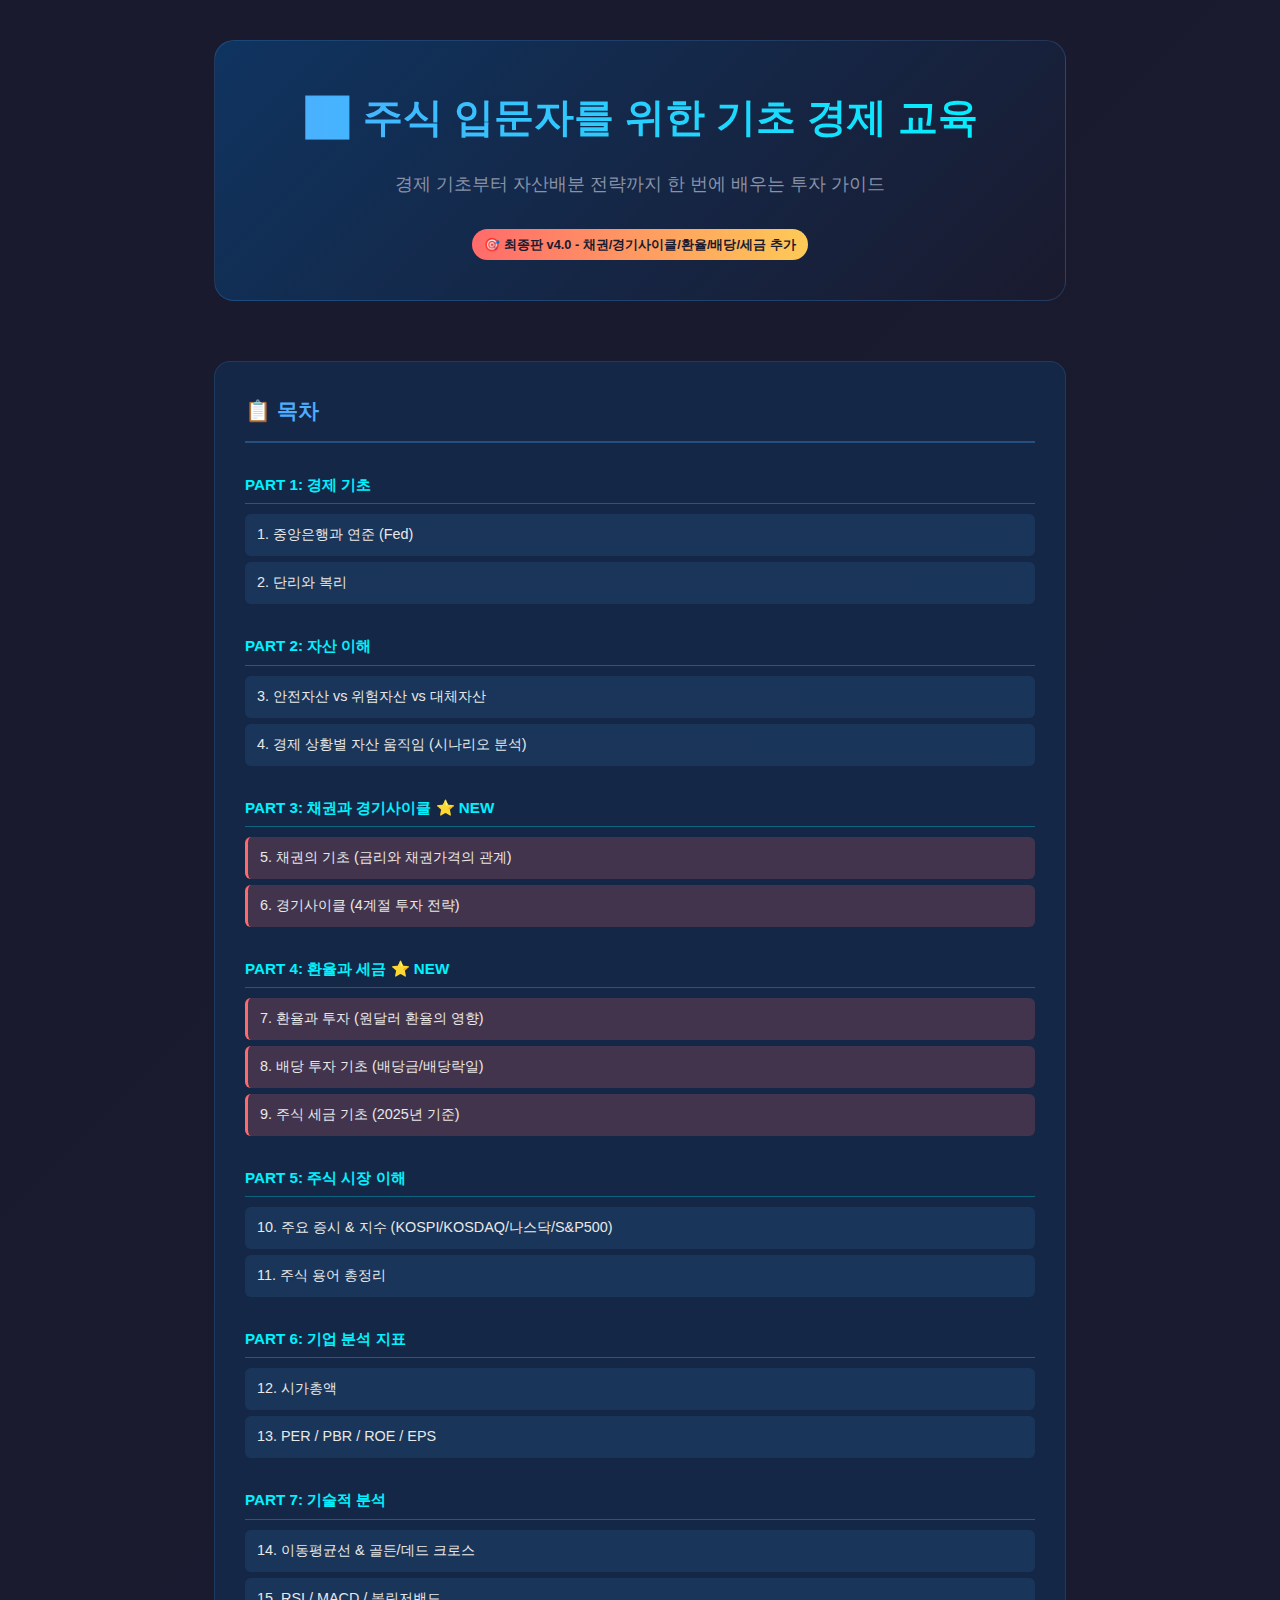
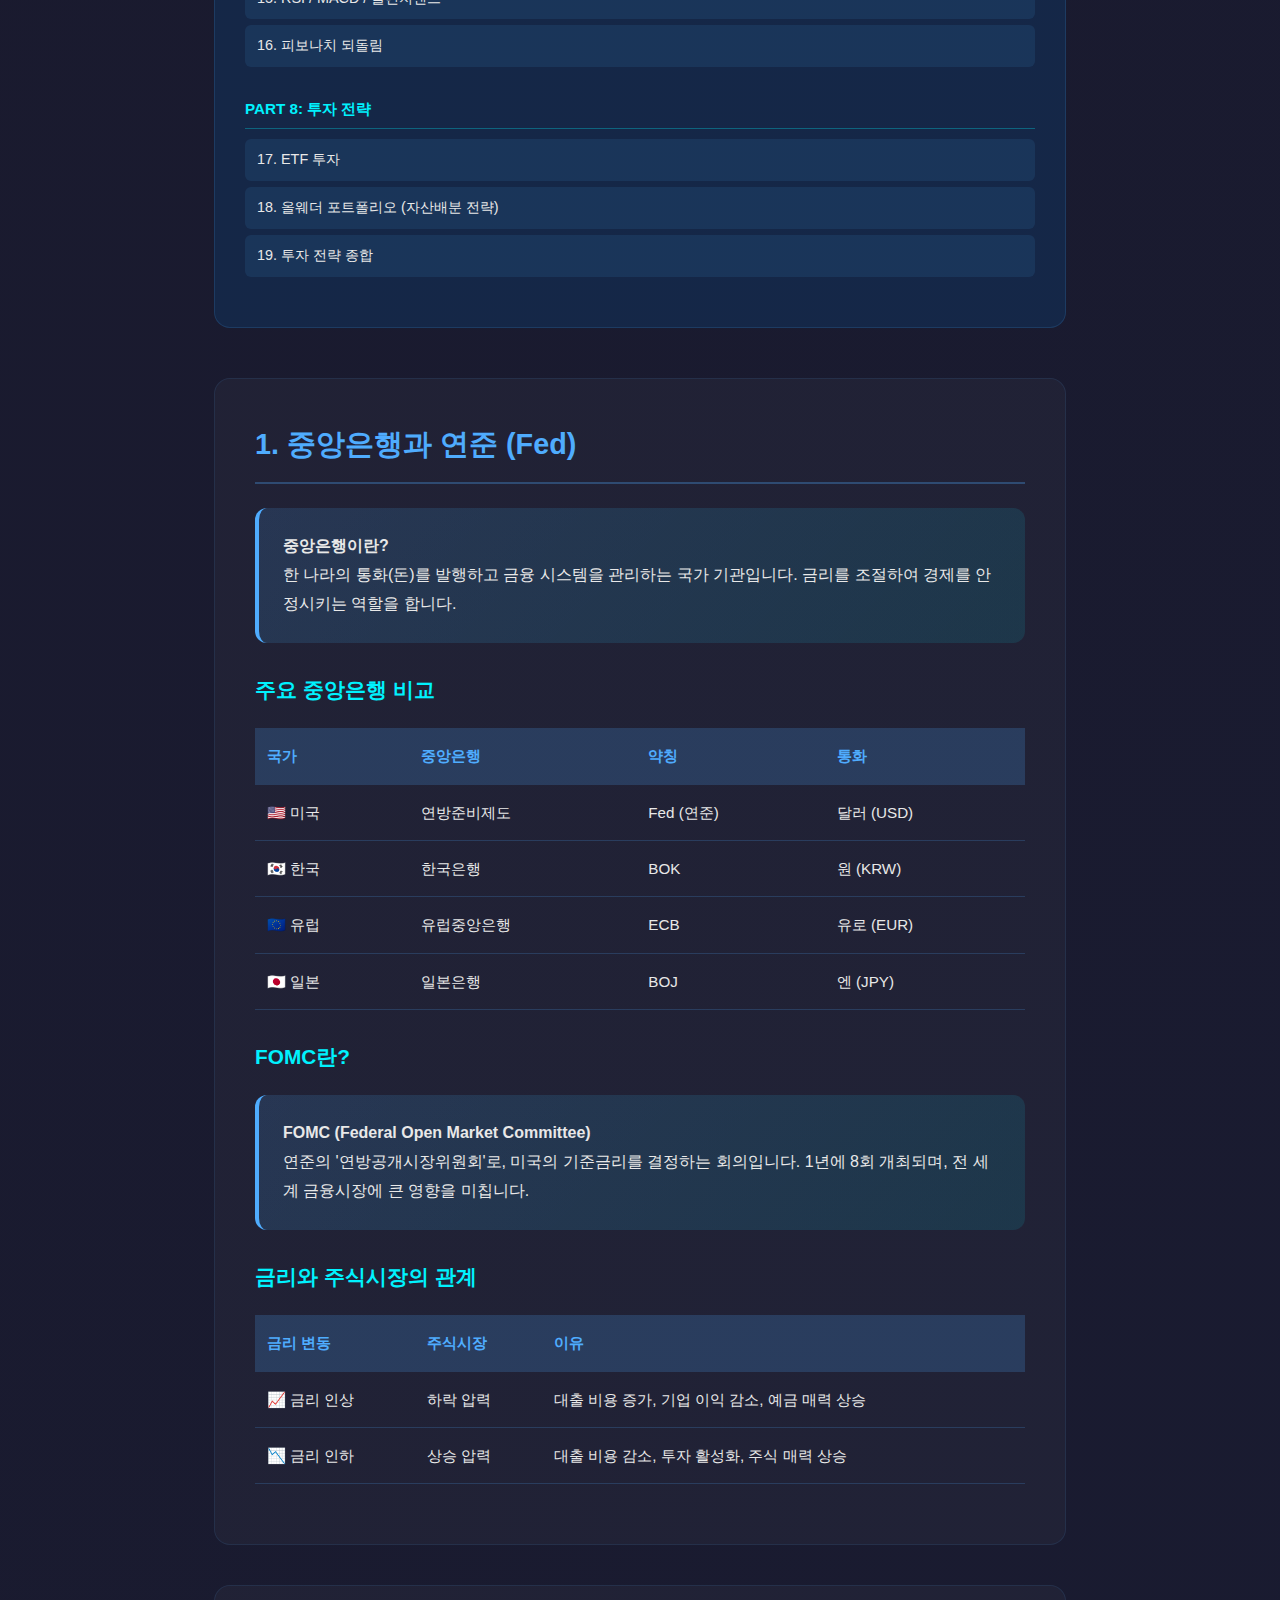
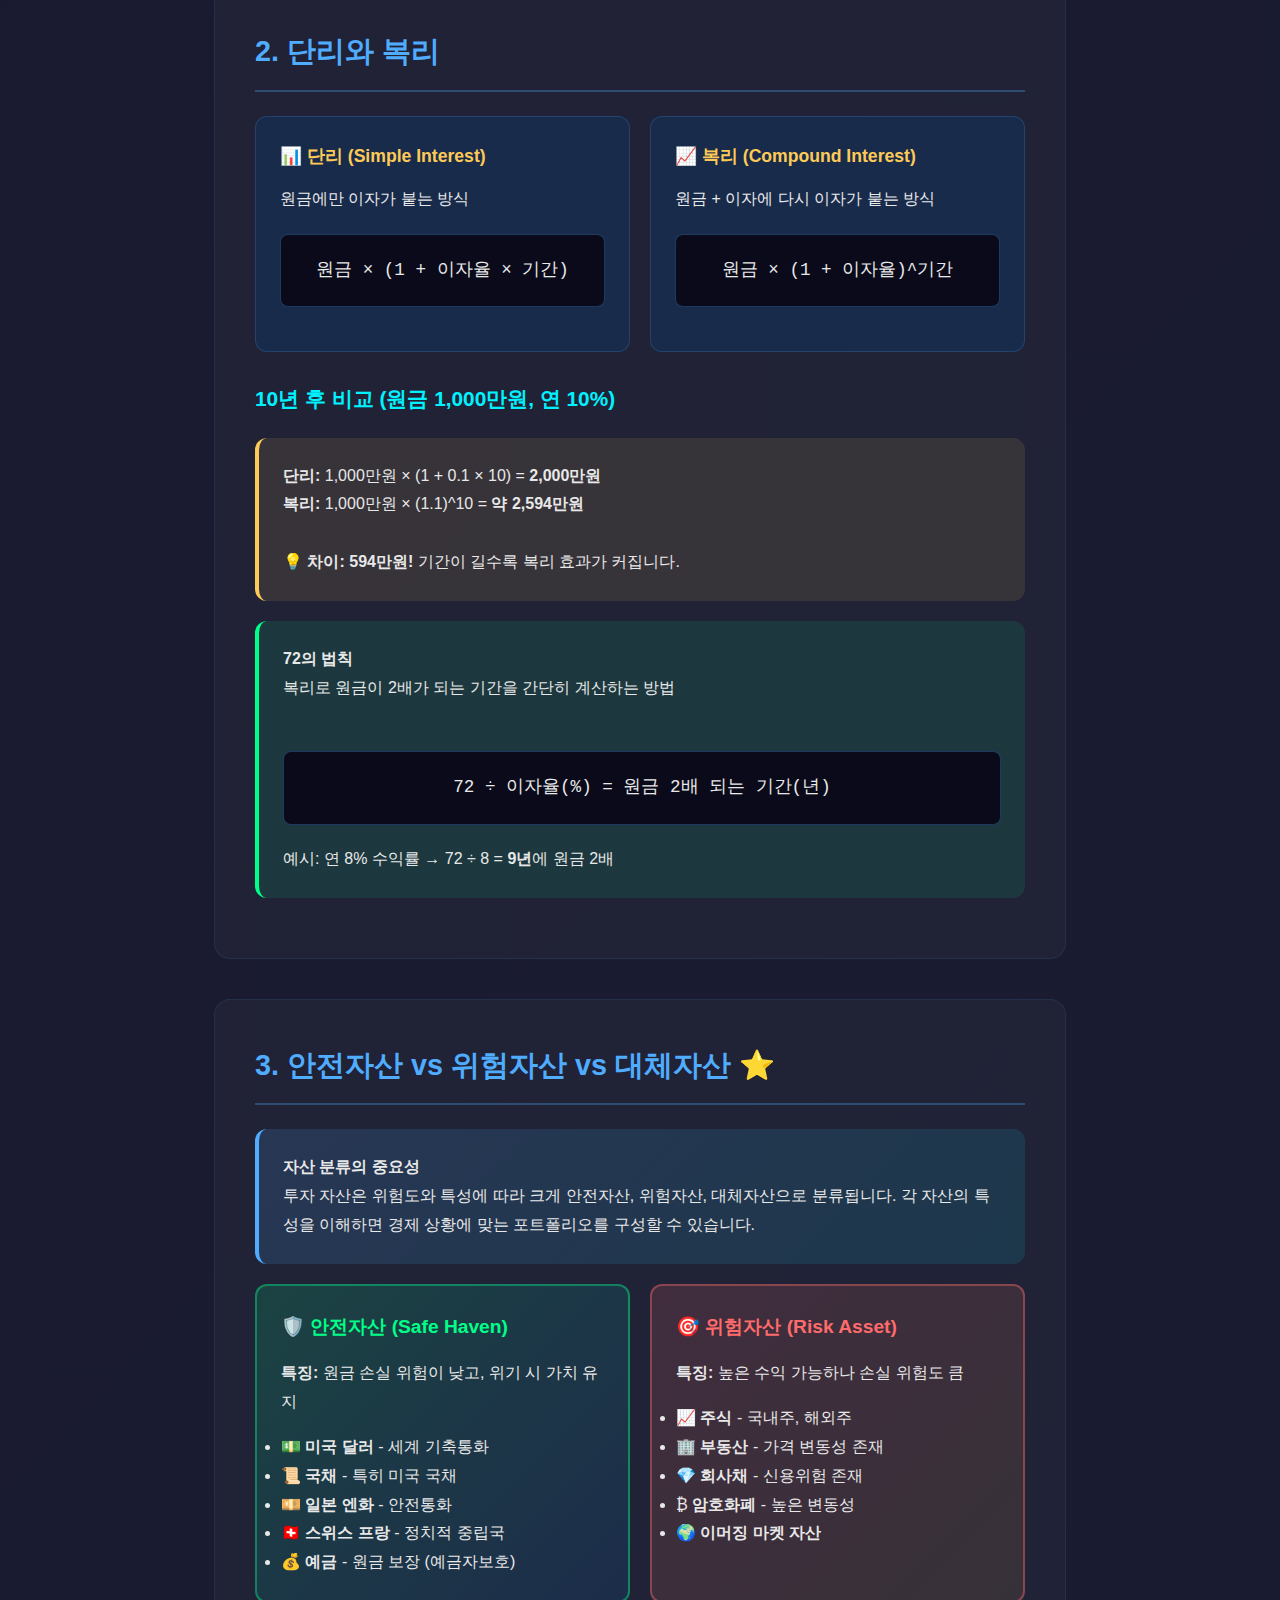
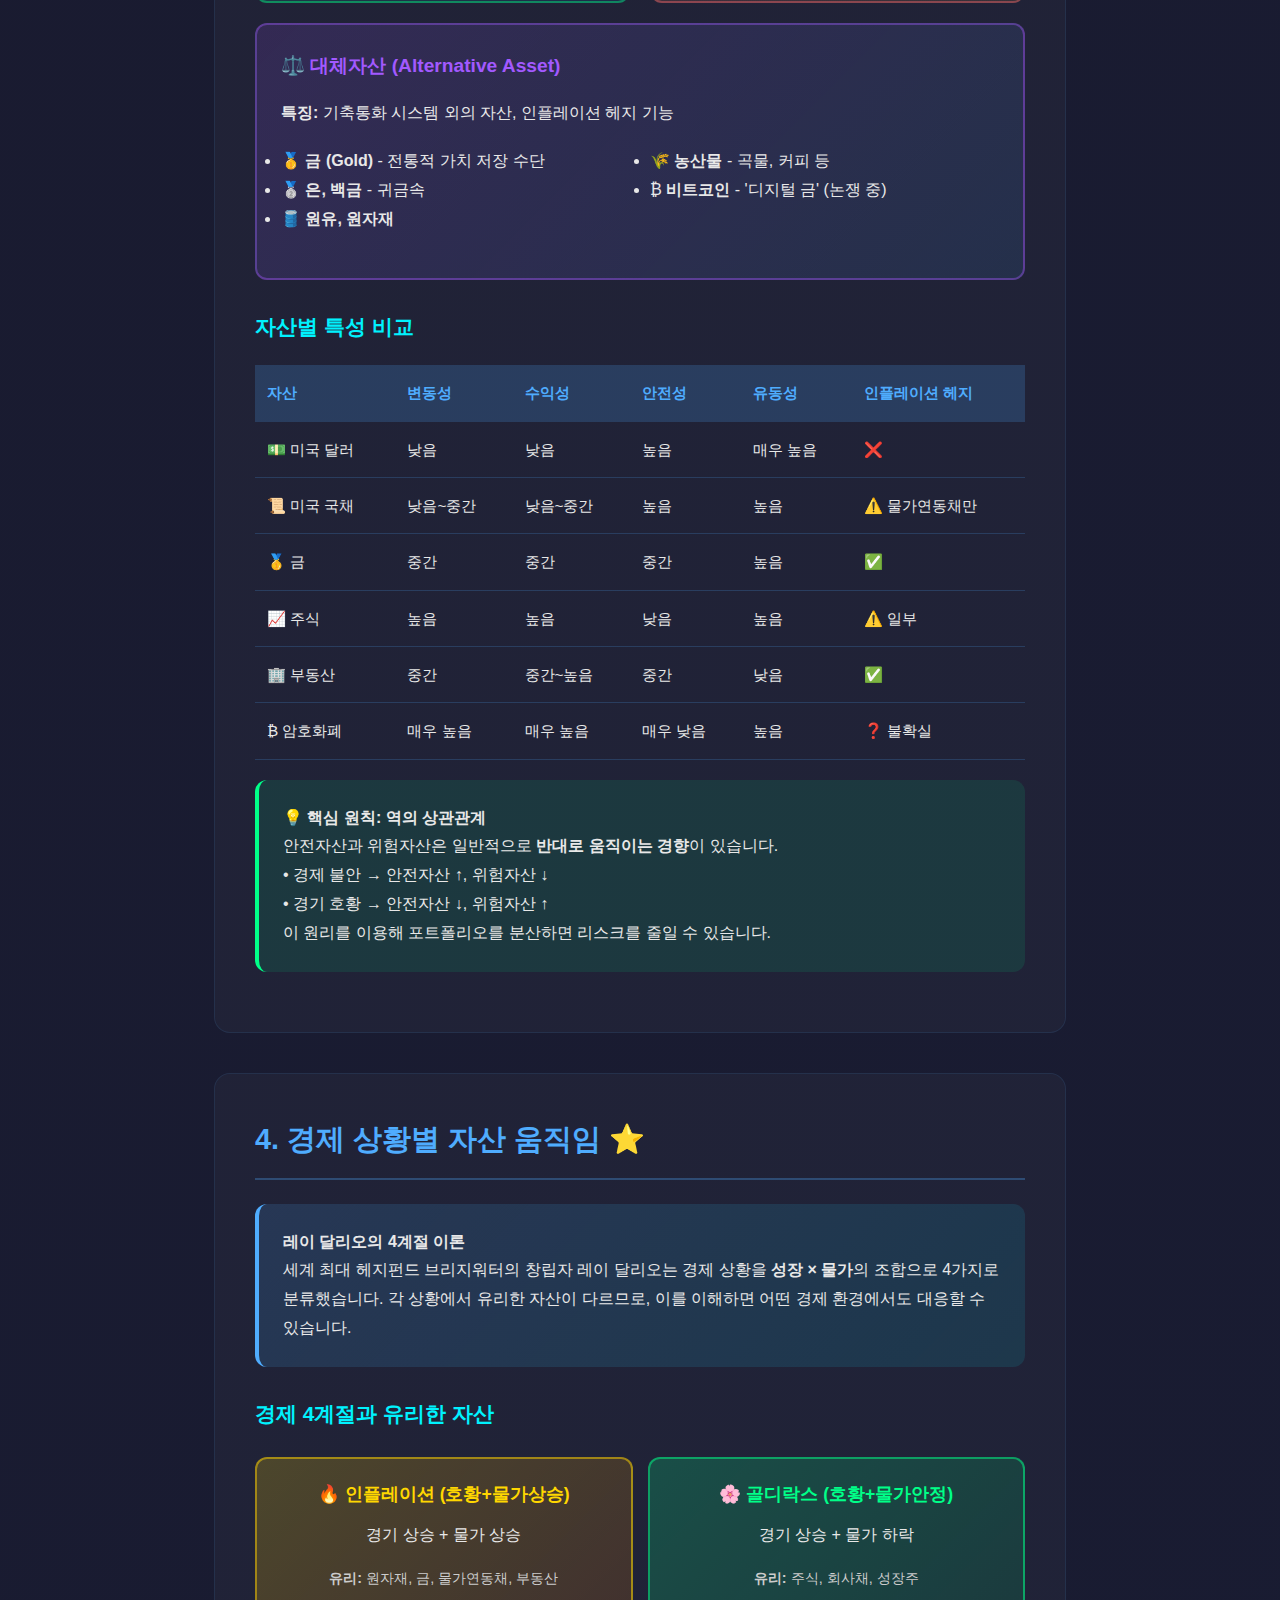
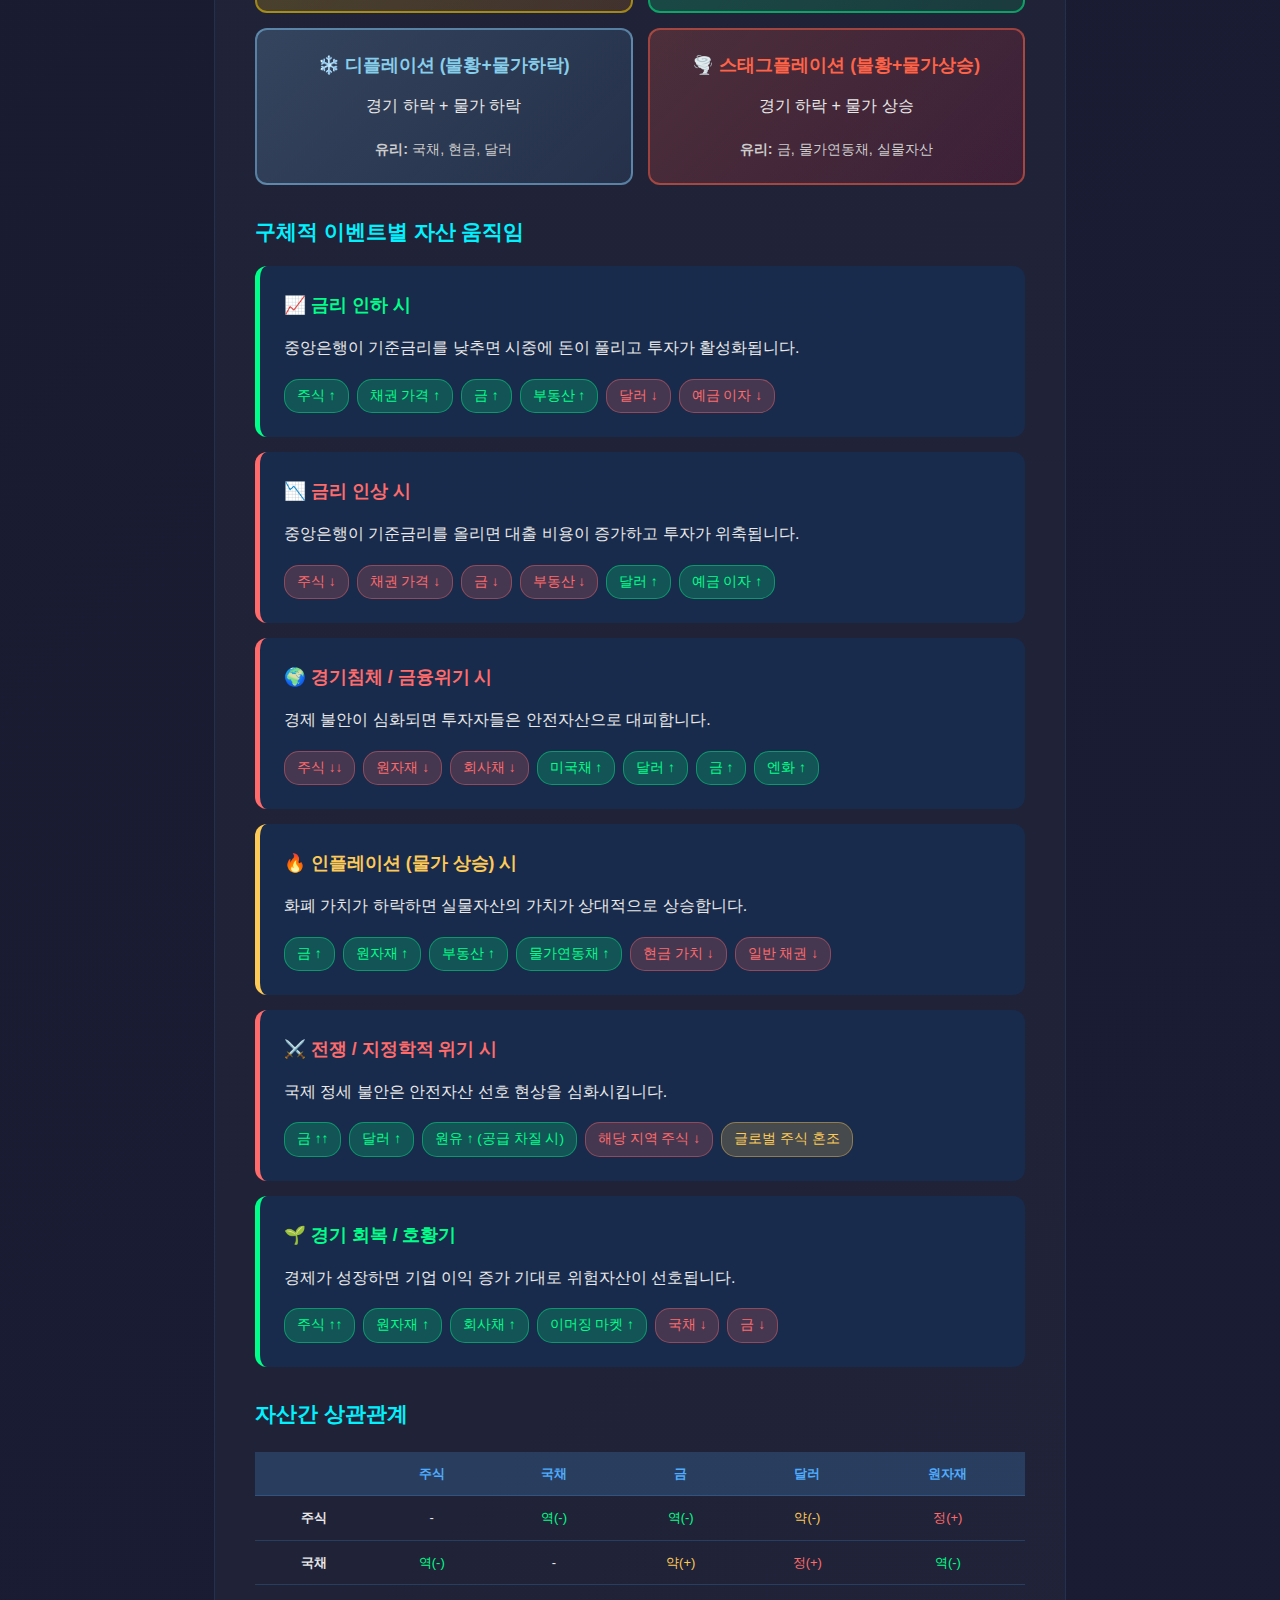
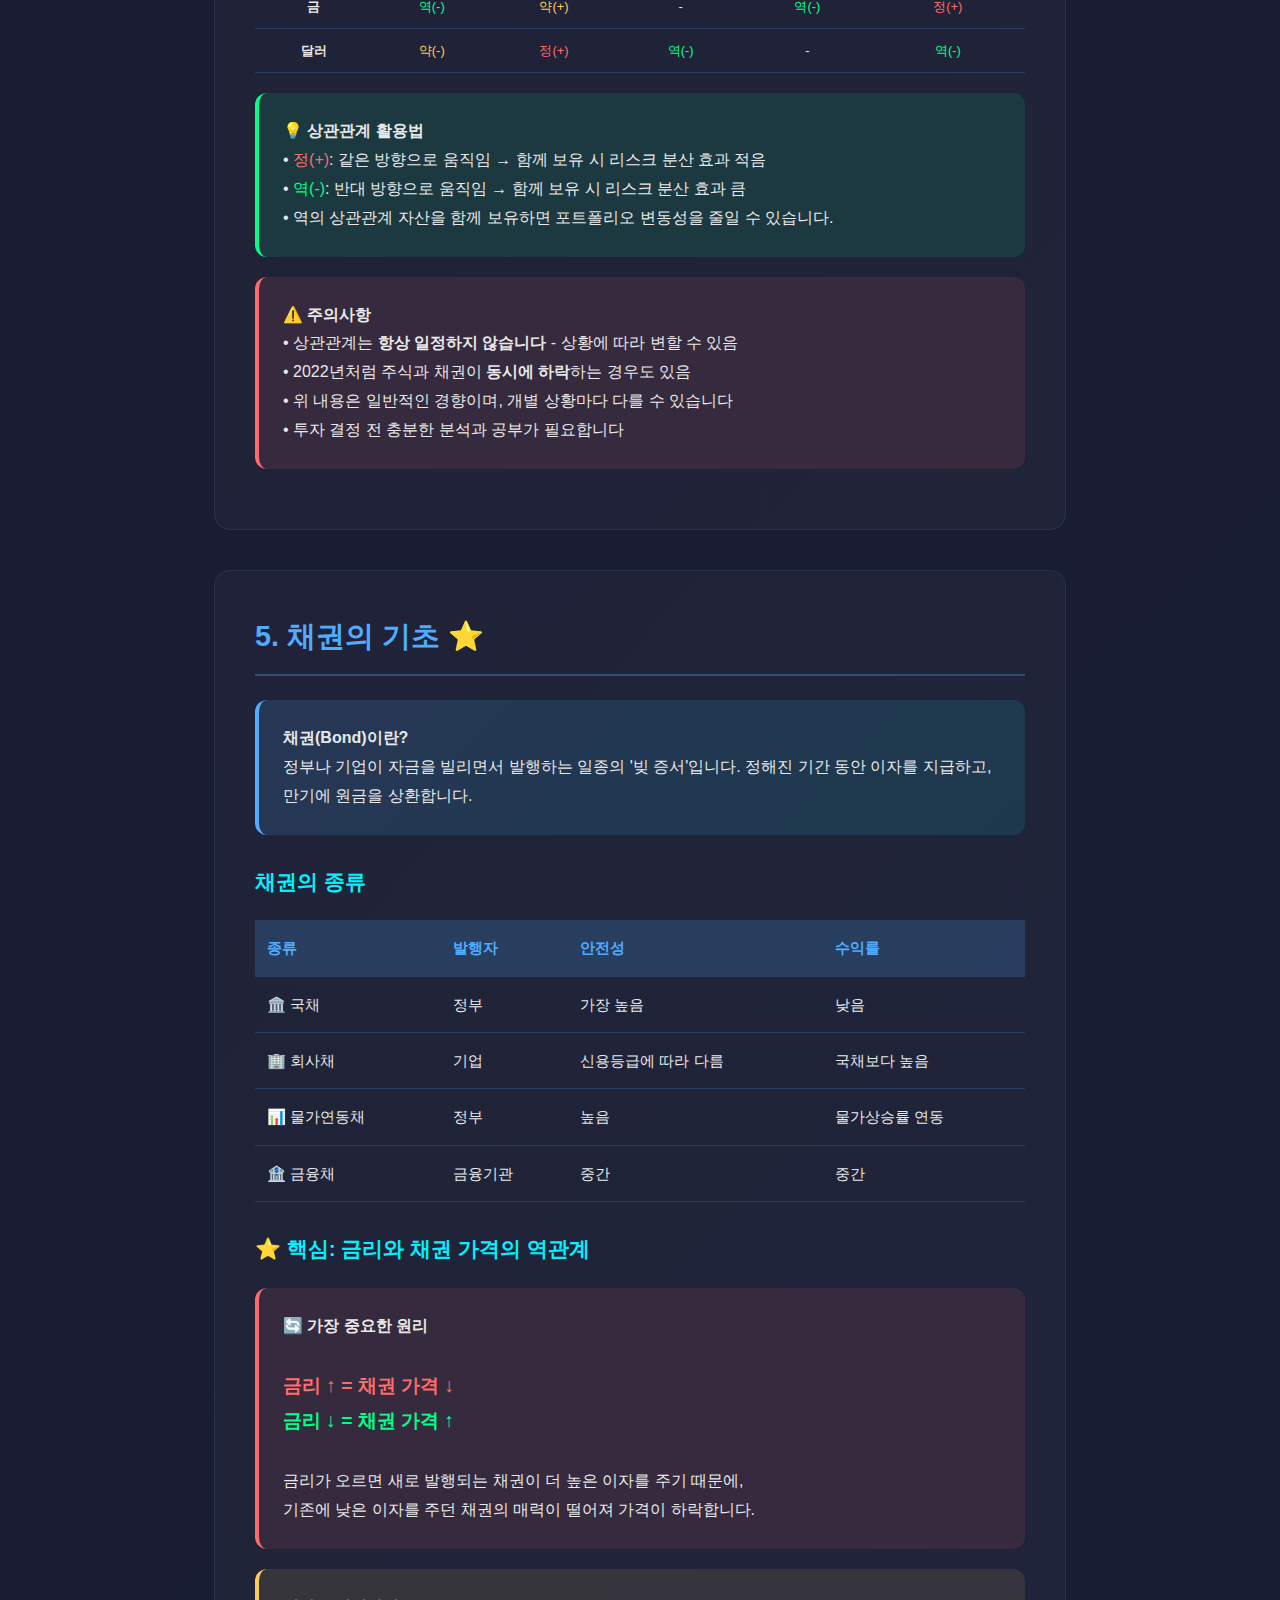
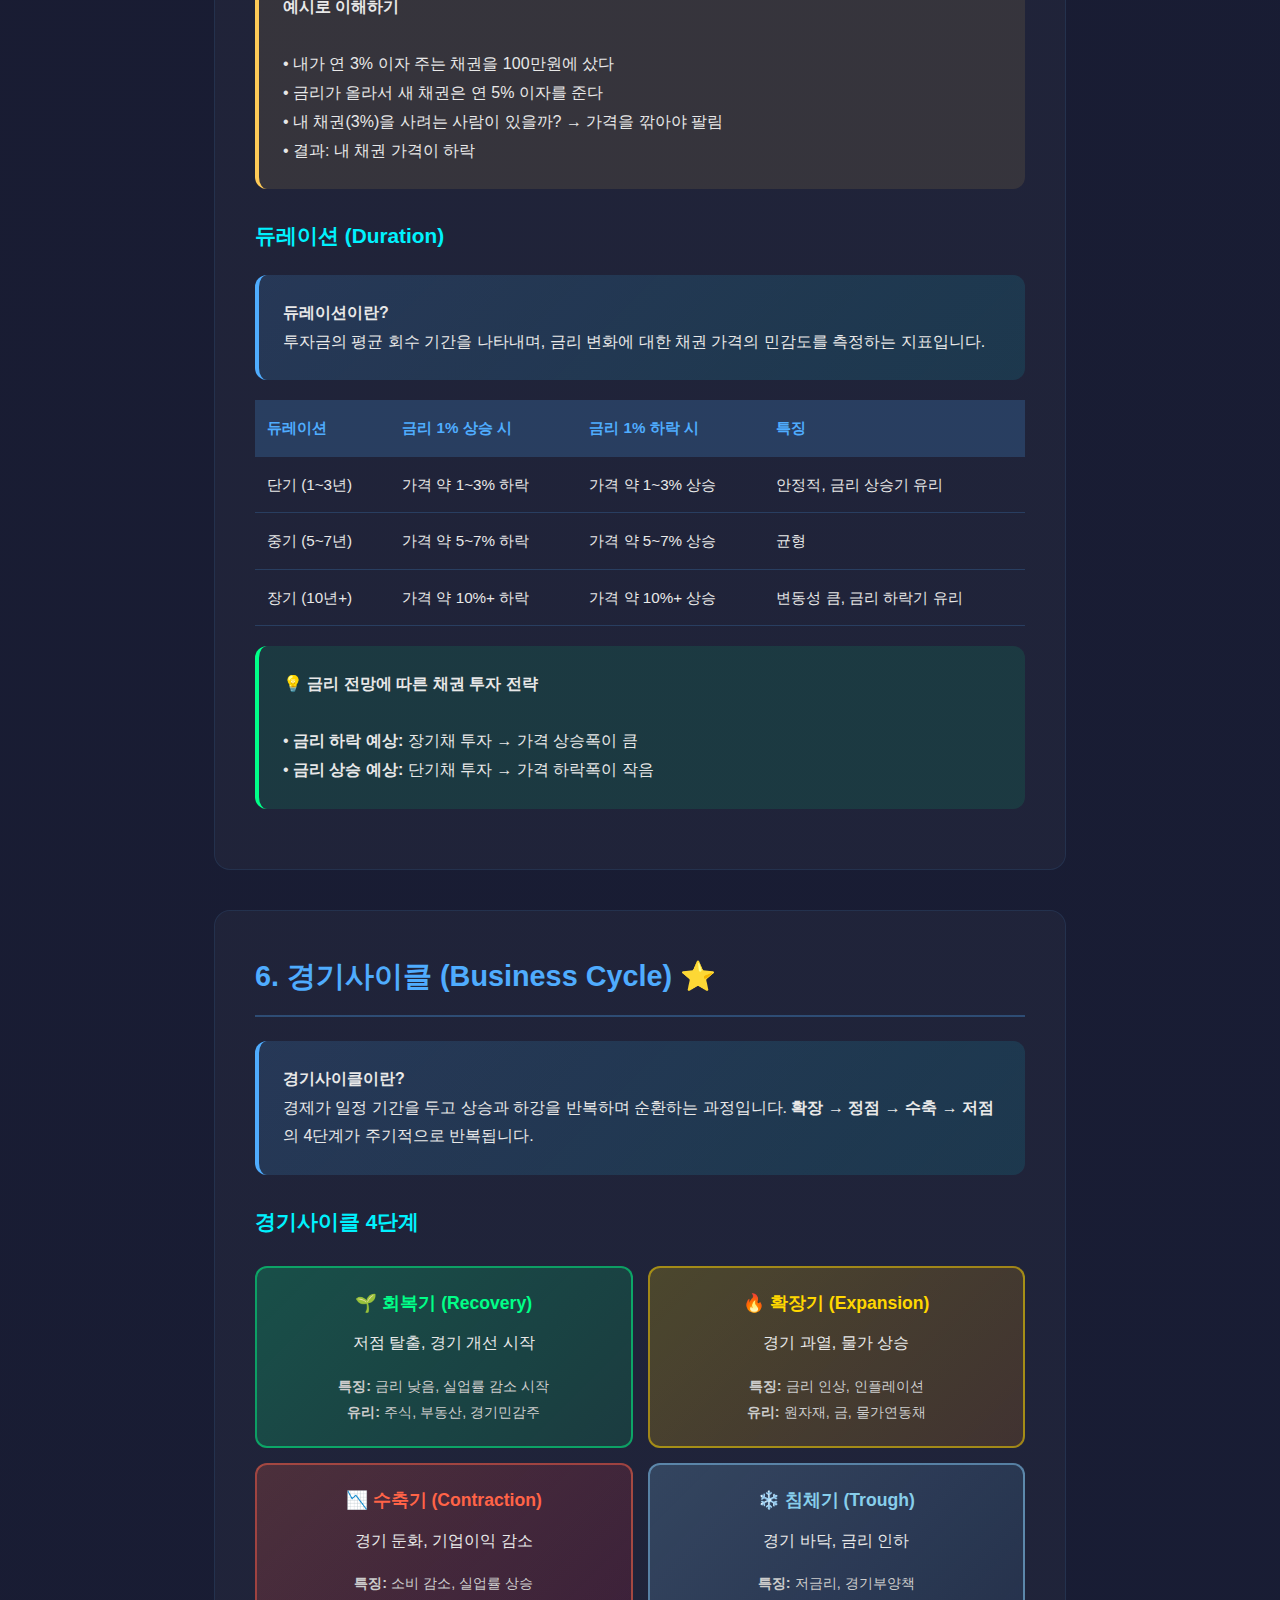
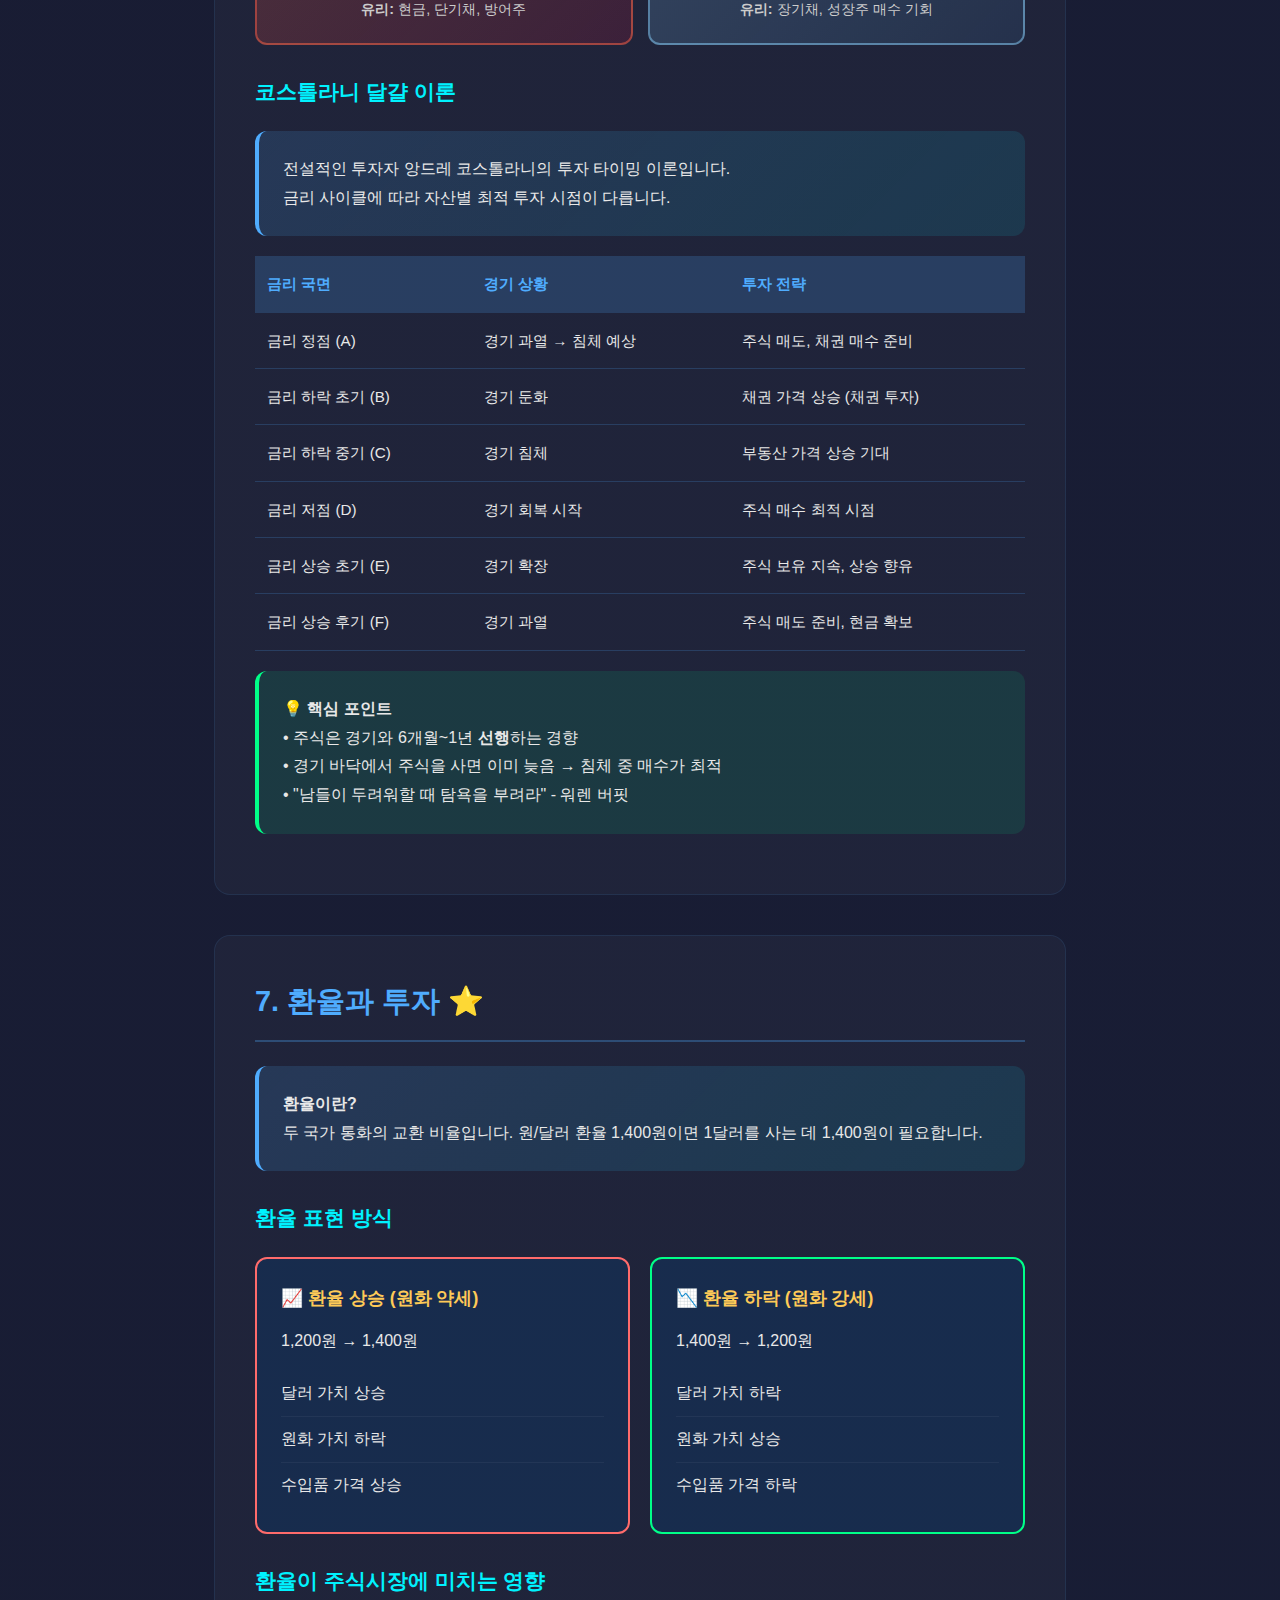
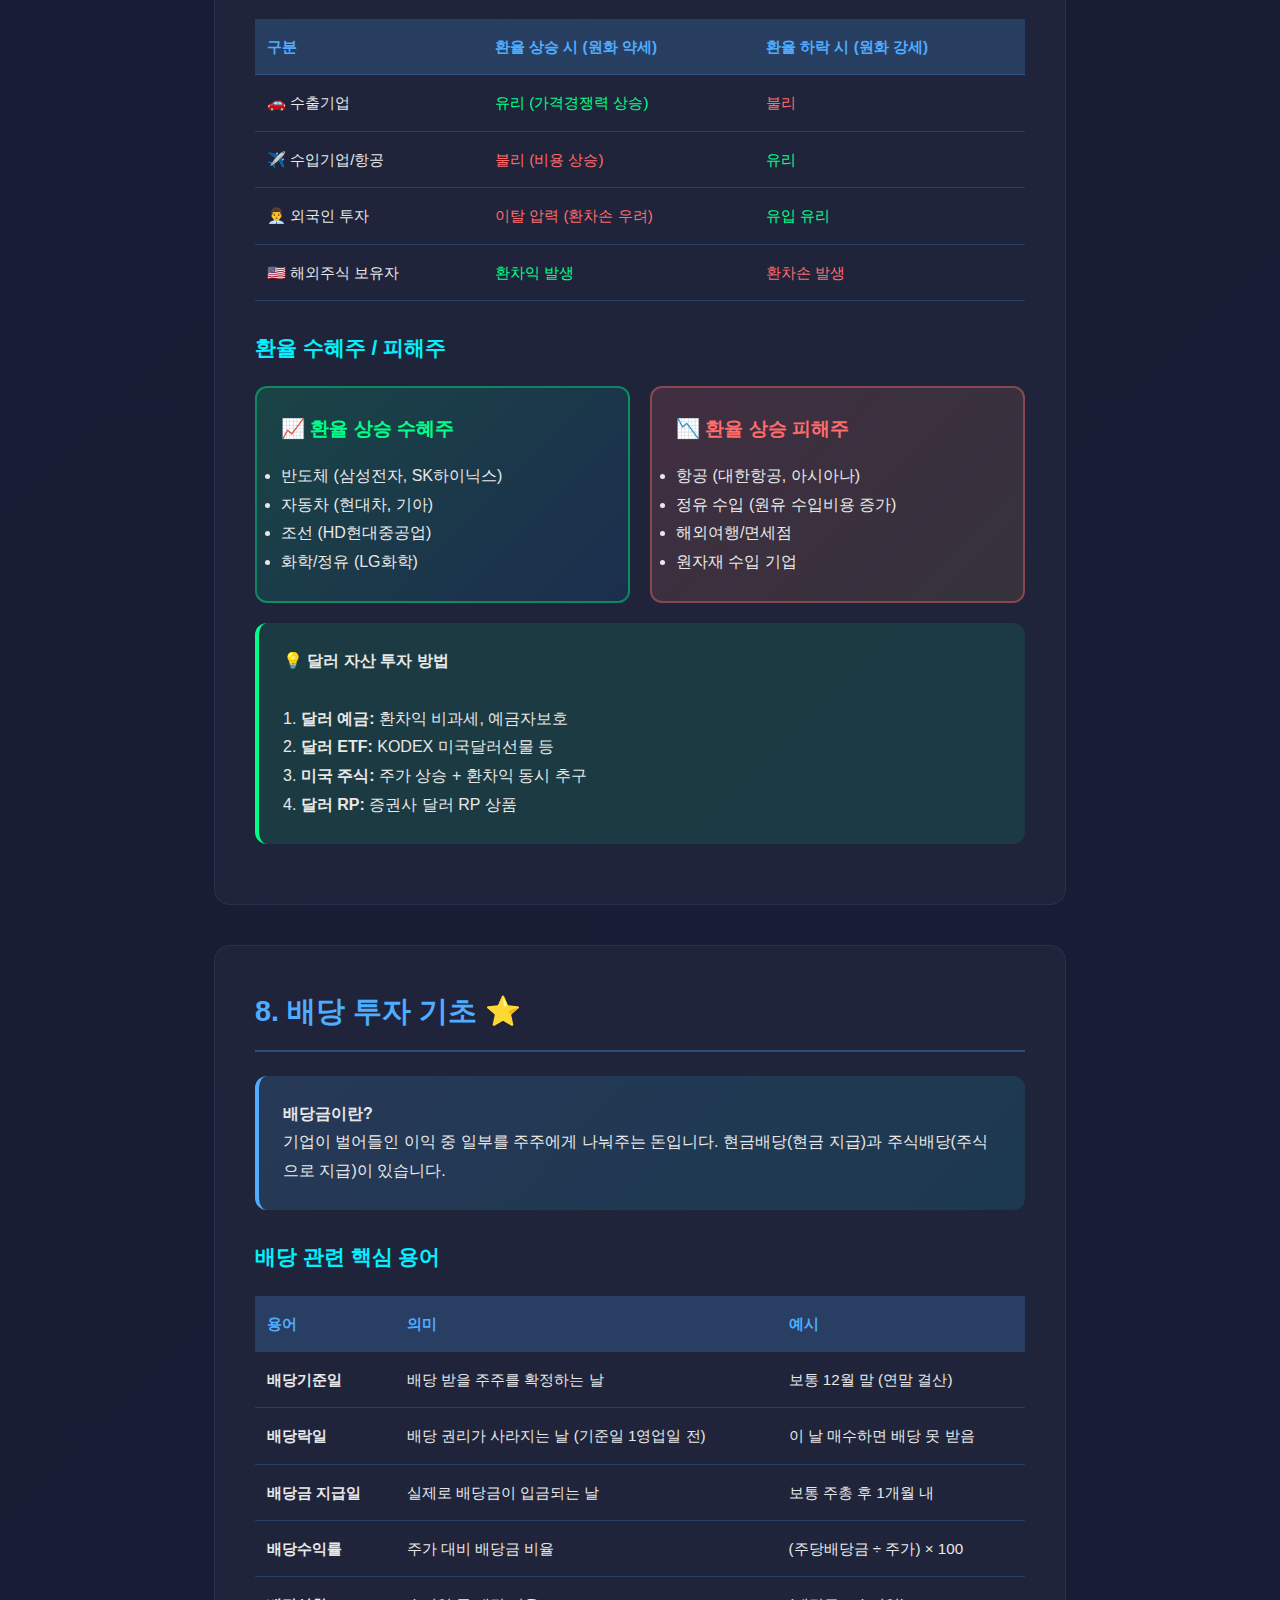
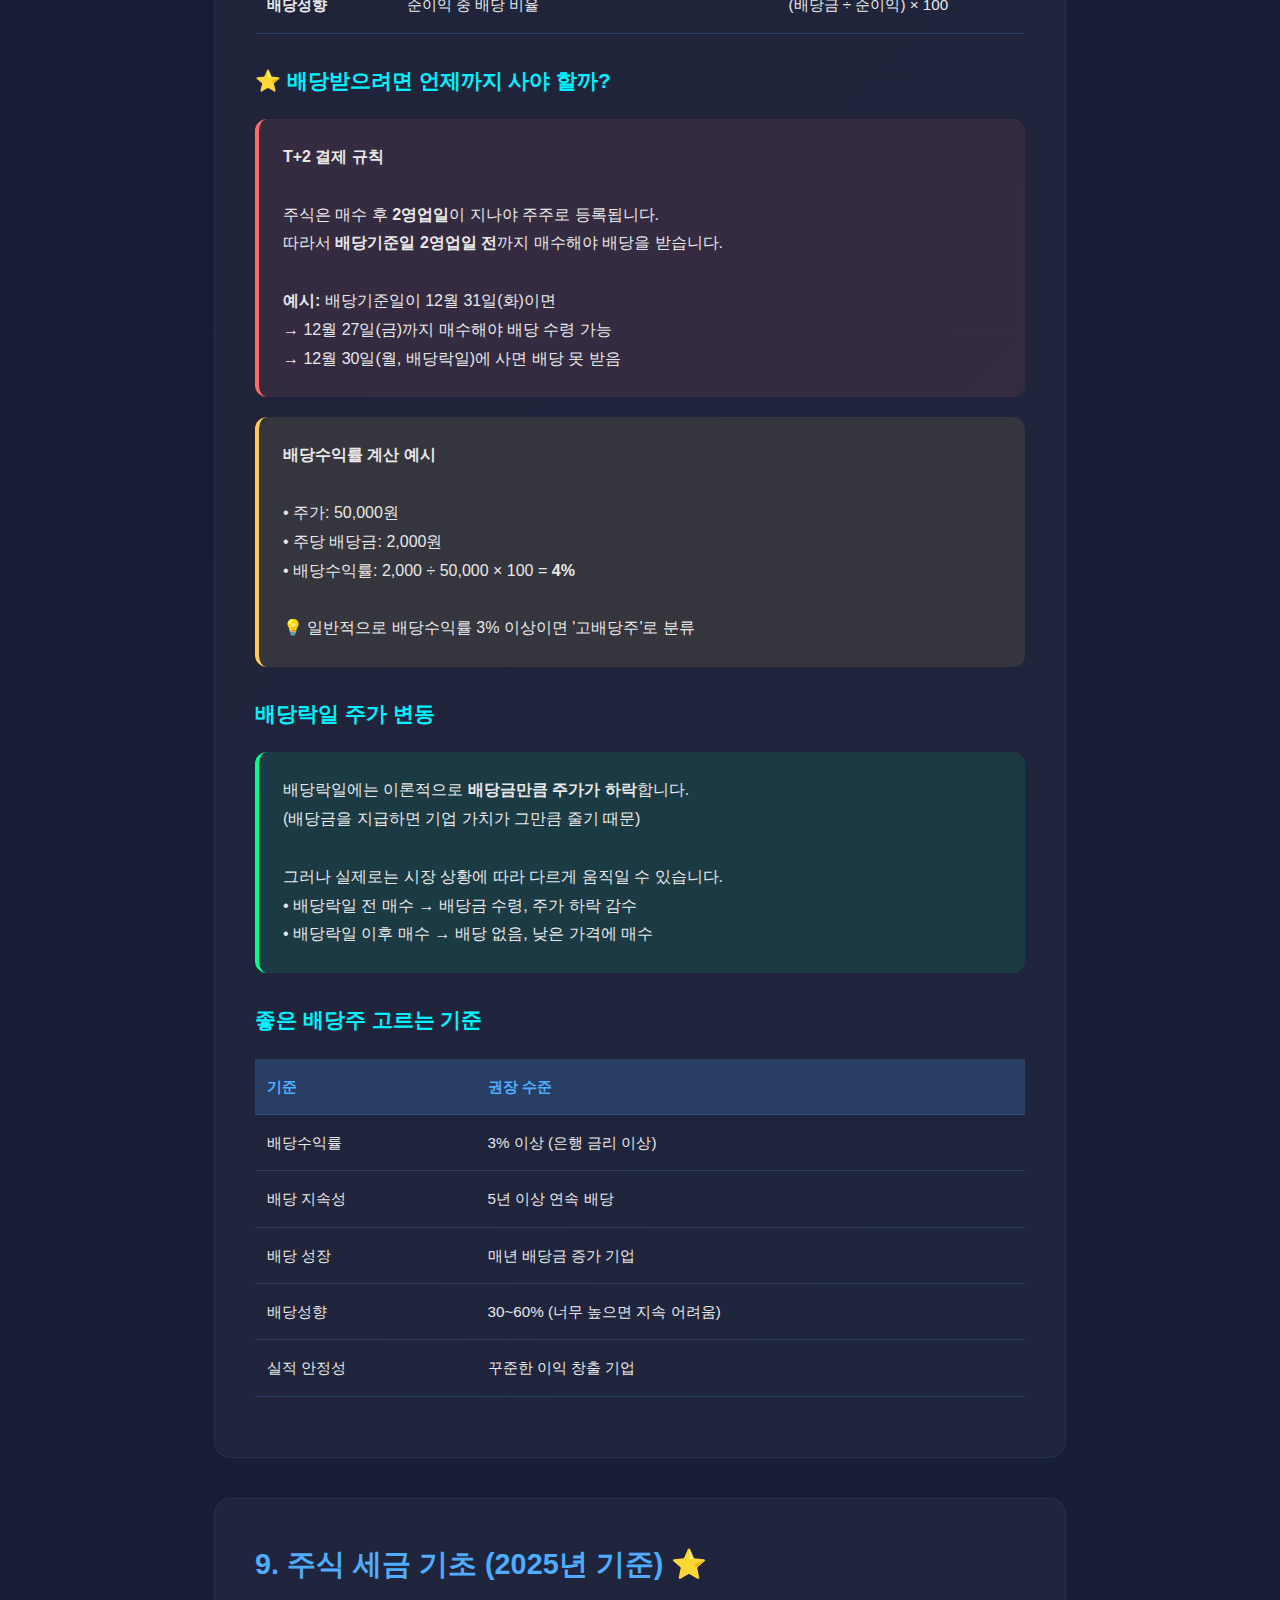
<file: 주식_기초_교육자료_최종판.html>
<!DOCTYPE html>
<html lang="ko">
<head>
    <meta charset="UTF-8">
    <meta name="viewport" content="width=device-width, initial-scale=1.0">
    <title>주식 입문자를 위한 기초 경제 교육 (최종판)</title>
    <style>
        * {
            margin: 0;
            padding: 0;
            box-sizing: border-box;
        }
        
        body {
            font-family: 'Pretendard', -apple-system, BlinkMacSystemFont, 'Segoe UI', sans-serif;
            background: linear-gradient(135deg, #1a1a2e 0%, #16213e 100%);
            color: #e8e8e8;
            line-height: 1.8;
            min-height: 100vh;
        }
        
        .container {
            max-width: 900px;
            margin: 0 auto;
            padding: 40px 24px;
        }
        
        header {
            text-align: center;
            margin-bottom: 60px;
            padding: 40px;
            background: linear-gradient(135deg, #0f3460 0%, #1a1a2e 100%);
            border-radius: 20px;
            border: 1px solid rgba(79, 172, 254, 0.2);
        }
        
        h1 {
            font-size: 2.5em;
            background: linear-gradient(90deg, #4facfe, #00f2fe);
            -webkit-background-clip: text;
            -webkit-text-fill-color: transparent;
            margin-bottom: 16px;
        }
        
        .subtitle {
            color: #8892a8;
            font-size: 1.1em;
        }
        
        .version-badge {
            display: inline-block;
            background: linear-gradient(90deg, #ff6b6b, #feca57);
            color: #1a1a2e;
            padding: 4px 12px;
            border-radius: 20px;
            font-size: 0.8em;
            font-weight: bold;
            margin-top: 12px;
        }
        
        .toc {
            background: rgba(15, 52, 96, 0.5);
            padding: 30px;
            border-radius: 16px;
            margin-bottom: 50px;
            border: 1px solid rgba(79, 172, 254, 0.15);
        }
        
        .toc h2 {
            color: #4facfe;
            margin-bottom: 20px;
            font-size: 1.3em;
        }
        
        .toc-category {
            margin-bottom: 20px;
        }
        
        .toc-category h3 {
            color: #00f2fe;
            font-size: 0.95em;
            margin-bottom: 10px;
            padding-bottom: 5px;
            border-bottom: 1px solid rgba(0, 242, 254, 0.3);
        }
        
        .toc ul {
            list-style: none;
        }
        
        .toc li {
            padding: 8px 12px;
            background: rgba(79, 172, 254, 0.1);
            border-radius: 6px;
            margin-bottom: 6px;
            font-size: 0.9em;
            transition: all 0.3s ease;
        }
        
        .toc li:hover {
            background: rgba(79, 172, 254, 0.2);
            transform: translateX(5px);
        }
        
        .toc li.new-section {
            background: rgba(255, 107, 107, 0.2);
            border-left: 3px solid #ff6b6b;
        }
        
        section {
            background: rgba(255, 255, 255, 0.03);
            padding: 40px;
            border-radius: 16px;
            margin-bottom: 40px;
            border: 1px solid rgba(79, 172, 254, 0.1);
        }
        
        h2 {
            color: #4facfe;
            font-size: 1.8em;
            margin-bottom: 24px;
            padding-bottom: 12px;
            border-bottom: 2px solid rgba(79, 172, 254, 0.3);
        }
        
        h3 {
            color: #00f2fe;
            font-size: 1.3em;
            margin: 28px 0 16px;
        }
        
        h4 {
            color: #feca57;
            font-size: 1.1em;
            margin: 20px 0 12px;
        }
        
        p {
            margin-bottom: 16px;
        }
        
        .definition-box {
            background: linear-gradient(135deg, rgba(79, 172, 254, 0.15) 0%, rgba(0, 242, 254, 0.1) 100%);
            padding: 24px;
            border-radius: 12px;
            margin: 20px 0;
            border-left: 4px solid #4facfe;
        }
        
        .example-box {
            background: rgba(254, 202, 87, 0.1);
            padding: 24px;
            border-radius: 12px;
            margin: 20px 0;
            border-left: 4px solid #feca57;
        }
        
        .tip-box {
            background: rgba(0, 255, 136, 0.1);
            padding: 24px;
            border-radius: 12px;
            margin: 20px 0;
            border-left: 4px solid #00ff88;
        }
        
        .warning-box {
            background: rgba(255, 107, 107, 0.1);
            padding: 24px;
            border-radius: 12px;
            margin: 20px 0;
            border-left: 4px solid #ff6b6b;
        }
        
        .slang-box {
            background: rgba(162, 89, 255, 0.1);
            padding: 24px;
            border-radius: 12px;
            margin: 20px 0;
            border-left: 4px solid #a259ff;
        }
        
        .formula {
            background: #0a0a1a;
            padding: 20px;
            border-radius: 8px;
            font-family: 'Consolas', monospace;
            font-size: 1.1em;
            text-align: center;
            margin: 20px 0;
            border: 1px solid rgba(79, 172, 254, 0.3);
        }
        
        table {
            width: 100%;
            border-collapse: collapse;
            margin: 20px 0;
            font-size: 0.95em;
        }
        
        th, td {
            padding: 14px 12px;
            text-align: left;
            border-bottom: 1px solid rgba(79, 172, 254, 0.2);
        }
        
        th {
            background: rgba(79, 172, 254, 0.2);
            color: #4facfe;
            font-weight: 600;
        }
        
        tr:hover {
            background: rgba(79, 172, 254, 0.05);
        }
        
        .comparison-grid {
            display: grid;
            grid-template-columns: repeat(auto-fit, minmax(280px, 1fr));
            gap: 20px;
            margin: 20px 0;
        }
        
        .comparison-card {
            background: rgba(15, 52, 96, 0.5);
            padding: 24px;
            border-radius: 12px;
            border: 1px solid rgba(79, 172, 254, 0.2);
        }
        
        .comparison-card h4 {
            margin-top: 0;
        }
        
        .comparison-card ul {
            list-style: none;
            padding: 0;
        }
        
        .comparison-card li {
            padding: 8px 0;
            border-bottom: 1px solid rgba(255, 255, 255, 0.05);
        }
        
        .comparison-card li:last-child {
            border-bottom: none;
        }
        
        /* 자산 분류 관련 스타일 */
        .asset-grid {
            display: grid;
            grid-template-columns: repeat(2, 1fr);
            gap: 20px;
            margin: 20px 0;
        }
        
        .safe-asset {
            background: linear-gradient(135deg, rgba(0, 255, 136, 0.15) 0%, rgba(0, 136, 255, 0.1) 100%);
            padding: 24px;
            border-radius: 12px;
            border: 2px solid rgba(0, 255, 136, 0.4);
        }
        
        .risk-asset {
            background: linear-gradient(135deg, rgba(255, 107, 107, 0.15) 0%, rgba(255, 182, 72, 0.1) 100%);
            padding: 24px;
            border-radius: 12px;
            border: 2px solid rgba(255, 107, 107, 0.4);
        }
        
        .alt-asset {
            background: linear-gradient(135deg, rgba(162, 89, 255, 0.15) 0%, rgba(79, 172, 254, 0.1) 100%);
            padding: 24px;
            border-radius: 12px;
            border: 2px solid rgba(162, 89, 255, 0.4);
        }
        
        .asset-title {
            font-size: 1.2em;
            font-weight: bold;
            margin-bottom: 15px;
            display: flex;
            align-items: center;
            gap: 10px;
        }
        
        .safe-asset .asset-title { color: #00ff88; }
        .risk-asset .asset-title { color: #ff6b6b; }
        .alt-asset .asset-title { color: #a259ff; }
        
        /* 경제 상황 사분면 */
        .quadrant-grid {
            display: grid;
            grid-template-columns: repeat(2, 1fr);
            gap: 15px;
            margin: 25px 0;
        }
        
        .quadrant {
            padding: 20px;
            border-radius: 12px;
            text-align: center;
        }
        
        .quadrant-1 {
            background: linear-gradient(135deg, rgba(255, 215, 0, 0.2) 0%, rgba(255, 140, 0, 0.15) 100%);
            border: 2px solid rgba(255, 215, 0, 0.5);
        }
        
        .quadrant-2 {
            background: linear-gradient(135deg, rgba(0, 255, 136, 0.2) 0%, rgba(0, 200, 100, 0.15) 100%);
            border: 2px solid rgba(0, 255, 136, 0.5);
        }
        
        .quadrant-3 {
            background: linear-gradient(135deg, rgba(135, 206, 250, 0.2) 0%, rgba(70, 130, 180, 0.15) 100%);
            border: 2px solid rgba(135, 206, 250, 0.5);
        }
        
        .quadrant-4 {
            background: linear-gradient(135deg, rgba(255, 99, 71, 0.2) 0%, rgba(220, 20, 60, 0.15) 100%);
            border: 2px solid rgba(255, 99, 71, 0.5);
        }
        
        .quadrant h4 {
            margin-top: 0;
            margin-bottom: 10px;
        }
        
        .quadrant-1 h4 { color: #ffd700; }
        .quadrant-2 h4 { color: #00ff88; }
        .quadrant-3 h4 { color: #87ceeb; }
        .quadrant-4 h4 { color: #ff6347; }
        
        .quadrant-assets {
            font-size: 0.9em;
            color: #ccc;
            margin-top: 10px;
        }
        
        /* 시나리오 카드 */
        .scenario-card {
            background: rgba(15, 52, 96, 0.5);
            padding: 24px;
            border-radius: 12px;
            margin: 15px 0;
            border-left: 5px solid;
        }
        
        .scenario-card.bullish { border-color: #00ff88; }
        .scenario-card.bearish { border-color: #ff6b6b; }
        .scenario-card.neutral { border-color: #feca57; }
        
        .scenario-title {
            font-size: 1.1em;
            font-weight: bold;
            margin-bottom: 12px;
        }
        
        .scenario-card.bullish .scenario-title { color: #00ff88; }
        .scenario-card.bearish .scenario-title { color: #ff6b6b; }
        .scenario-card.neutral .scenario-title { color: #feca57; }
        
        .asset-movement {
            display: flex;
            flex-wrap: wrap;
            gap: 8px;
            margin-top: 10px;
        }
        
        .asset-tag {
            padding: 4px 12px;
            border-radius: 15px;
            font-size: 0.85em;
            font-weight: 500;
        }
        
        .asset-up {
            background: rgba(0, 255, 136, 0.2);
            color: #00ff88;
            border: 1px solid rgba(0, 255, 136, 0.4);
        }
        
        .asset-down {
            background: rgba(255, 107, 107, 0.2);
            color: #ff6b6b;
            border: 1px solid rgba(255, 107, 107, 0.4);
        }
        
        .asset-stable {
            background: rgba(254, 202, 87, 0.2);
            color: #feca57;
            border: 1px solid rgba(254, 202, 87, 0.4);
        }
        
        /* 상관관계 매트릭스 */
        .correlation-table th, .correlation-table td {
            text-align: center;
            padding: 10px 8px;
            font-size: 0.85em;
        }
        
        .corr-positive { color: #ff6b6b; }
        .corr-negative { color: #00ff88; }
        .corr-neutral { color: #feca57; }
        
        /* 올웨더 포트폴리오 */
        .portfolio-visual {
            display: flex;
            flex-wrap: wrap;
            gap: 10px;
            justify-content: center;
            margin: 20px 0;
        }
        
        .portfolio-item {
            padding: 15px 20px;
            border-radius: 10px;
            text-align: center;
            min-width: 100px;
        }
        
        .portfolio-item.stock {
            background: linear-gradient(135deg, #4facfe, #00f2fe);
            color: #1a1a2e;
            flex: 0 0 30%;
        }
        
        .portfolio-item.bond-long {
            background: linear-gradient(135deg, #667eea, #764ba2);
            flex: 0 0 40%;
        }
        
        .portfolio-item.bond-mid {
            background: linear-gradient(135deg, #f093fb, #f5576c);
            flex: 0 0 15%;
        }
        
        .portfolio-item.gold {
            background: linear-gradient(135deg, #ffd700, #ffb347);
            color: #1a1a2e;
            flex: 0 0 7.5%;
        }
        
        .portfolio-item.commodity {
            background: linear-gradient(135deg, #11998e, #38ef7d);
            color: #1a1a2e;
            flex: 0 0 7.5%;
        }
        
        .portfolio-percent {
            font-size: 1.5em;
            font-weight: bold;
        }
        
        .portfolio-label {
            font-size: 0.8em;
            margin-top: 5px;
        }
        
        footer {
            text-align: center;
            padding: 40px;
            color: #6b7280;
            border-top: 1px solid rgba(79, 172, 254, 0.2);
            margin-top: 60px;
        }
        
        @media (max-width: 768px) {
            .container {
                padding: 20px 16px;
            }
            
            h1 {
                font-size: 1.8em;
            }
            
            section {
                padding: 24px;
            }
            
            .asset-grid, .quadrant-grid {
                grid-template-columns: 1fr;
            }
            
            table {
                font-size: 0.8em;
            }
            
            th, td {
                padding: 10px 8px;
            }
        }
        
        @media print {
            body {
                background: white;
                color: #333;
            }
            
            section {
                break-inside: avoid;
            }
        }
    </style>
</head>
<body>
    <div class="container">
        <header>
            <h1>📈 주식 입문자를 위한 기초 경제 교육</h1>
            <p class="subtitle">경제 기초부터 자산배분 전략까지 한 번에 배우는 투자 가이드</p>
            <span class="version-badge">🎯 최종판 v4.0 - 채권/경기사이클/환율/배당/세금 추가</span>
        </header>

        <nav class="toc">
            <h2>📋 목차</h2>
            
            <div class="toc-category">
                <h3>PART 1: 경제 기초</h3>
                <ul>
                    <li>1. 중앙은행과 연준 (Fed)</li>
                    <li>2. 단리와 복리</li>
                </ul>
            </div>
            
            <div class="toc-category">
                <h3>PART 2: 자산 이해</h3>
                <ul>
                    <li>3. 안전자산 vs 위험자산 vs 대체자산</li>
                    <li>4. 경제 상황별 자산 움직임 (시나리오 분석)</li>
                </ul>
            </div>

            <div class="toc-category">
                <h3>PART 3: 채권과 경기사이클 ⭐ NEW</h3>
                <ul>
                    <li class="new-section">5. 채권의 기초 (금리와 채권가격의 관계)</li>
                    <li class="new-section">6. 경기사이클 (4계절 투자 전략)</li>
                </ul>
            </div>

            <div class="toc-category">
                <h3>PART 4: 환율과 세금 ⭐ NEW</h3>
                <ul>
                    <li class="new-section">7. 환율과 투자 (원달러 환율의 영향)</li>
                    <li class="new-section">8. 배당 투자 기초 (배당금/배당락일)</li>
                    <li class="new-section">9. 주식 세금 기초 (2025년 기준)</li>
                </ul>
            </div>

            <div class="toc-category">
                <h3>PART 5: 주식 시장 이해</h3>
                <ul>
                    <li>10. 주요 증시 & 지수 (KOSPI/KOSDAQ/나스닥/S&P500)</li>
                    <li>11. 주식 용어 총정리</li>
                </ul>
            </div>

            <div class="toc-category">
                <h3>PART 6: 기업 분석 지표</h3>
                <ul>
                    <li>12. 시가총액</li>
                    <li>13. PER / PBR / ROE / EPS</li>
                </ul>
            </div>

            <div class="toc-category">
                <h3>PART 7: 기술적 분석</h3>
                <ul>
                    <li>14. 이동평균선 & 골든/데드 크로스</li>
                    <li>15. RSI / MACD / 볼린저밴드</li>
                    <li>16. 피보나치 되돌림</li>
                </ul>
            </div>

            <div class="toc-category">
                <h3>PART 8: 투자 전략</h3>
                <ul>
                    <li>17. ETF 투자</li>
                    <li>18. 올웨더 포트폴리오 (자산배분 전략)</li>
                    <li>19. 투자 전략 종합</li>
                </ul>
            </div>
        </nav>

        <!-- PART 1: 경제 기초 -->
        <section id="section1">
            <h2>1. 중앙은행과 연준 (Fed)</h2>
            
            <div class="definition-box">
                <strong>중앙은행이란?</strong><br>
                한 나라의 통화(돈)를 발행하고 금융 시스템을 관리하는 국가 기관입니다.
                금리를 조절하여 경제를 안정시키는 역할을 합니다.
            </div>
            
            <h3>주요 중앙은행 비교</h3>
            <table>
                <tr>
                    <th>국가</th>
                    <th>중앙은행</th>
                    <th>약칭</th>
                    <th>통화</th>
                </tr>
                <tr>
                    <td>🇺🇸 미국</td>
                    <td>연방준비제도</td>
                    <td>Fed (연준)</td>
                    <td>달러 (USD)</td>
                </tr>
                <tr>
                    <td>🇰🇷 한국</td>
                    <td>한국은행</td>
                    <td>BOK</td>
                    <td>원 (KRW)</td>
                </tr>
                <tr>
                    <td>🇪🇺 유럽</td>
                    <td>유럽중앙은행</td>
                    <td>ECB</td>
                    <td>유로 (EUR)</td>
                </tr>
                <tr>
                    <td>🇯🇵 일본</td>
                    <td>일본은행</td>
                    <td>BOJ</td>
                    <td>엔 (JPY)</td>
                </tr>
            </table>
            
            <h3>FOMC란?</h3>
            <div class="definition-box">
                <strong>FOMC (Federal Open Market Committee)</strong><br>
                연준의 '연방공개시장위원회'로, 미국의 기준금리를 결정하는 회의입니다.
                1년에 8회 개최되며, 전 세계 금융시장에 큰 영향을 미칩니다.
            </div>
            
            <h3>금리와 주식시장의 관계</h3>
            <table>
                <tr>
                    <th>금리 변동</th>
                    <th>주식시장</th>
                    <th>이유</th>
                </tr>
                <tr>
                    <td>📈 금리 인상</td>
                    <td>하락 압력</td>
                    <td>대출 비용 증가, 기업 이익 감소, 예금 매력 상승</td>
                </tr>
                <tr>
                    <td>📉 금리 인하</td>
                    <td>상승 압력</td>
                    <td>대출 비용 감소, 투자 활성화, 주식 매력 상승</td>
                </tr>
            </table>
        </section>

        <section id="section2">
            <h2>2. 단리와 복리</h2>
            
            <div class="comparison-grid">
                <div class="comparison-card">
                    <h4>📊 단리 (Simple Interest)</h4>
                    <p>원금에만 이자가 붙는 방식</p>
                    <div class="formula">
                        원금 × (1 + 이자율 × 기간)
                    </div>
                </div>
                <div class="comparison-card">
                    <h4>📈 복리 (Compound Interest)</h4>
                    <p>원금 + 이자에 다시 이자가 붙는 방식</p>
                    <div class="formula">
                        원금 × (1 + 이자율)^기간
                    </div>
                </div>
            </div>
            
            <h3>10년 후 비교 (원금 1,000만원, 연 10%)</h3>
            <div class="example-box">
                <strong>단리:</strong> 1,000만원 × (1 + 0.1 × 10) = <strong>2,000만원</strong><br>
                <strong>복리:</strong> 1,000만원 × (1.1)^10 = <strong>약 2,594만원</strong><br><br>
                💡 <strong>차이: 594만원!</strong> 기간이 길수록 복리 효과가 커집니다.
            </div>
            
            <div class="tip-box">
                <strong>72의 법칙</strong><br>
                복리로 원금이 2배가 되는 기간을 간단히 계산하는 방법<br><br>
                <div class="formula">
                    72 ÷ 이자율(%) = 원금 2배 되는 기간(년)
                </div>
                예시: 연 8% 수익률 → 72 ÷ 8 = <strong>9년</strong>에 원금 2배
            </div>
        </section>

        <!-- PART 2: 자산 이해 (NEW) -->
        <section id="section3">
            <h2>3. 안전자산 vs 위험자산 vs 대체자산 ⭐</h2>
            
            <div class="definition-box">
                <strong>자산 분류의 중요성</strong><br>
                투자 자산은 위험도와 특성에 따라 크게 안전자산, 위험자산, 대체자산으로 분류됩니다.
                각 자산의 특성을 이해하면 경제 상황에 맞는 포트폴리오를 구성할 수 있습니다.
            </div>
            
            <div class="asset-grid">
                <div class="safe-asset">
                    <div class="asset-title">🛡️ 안전자산 (Safe Haven)</div>
                    <p><strong>특징:</strong> 원금 손실 위험이 낮고, 위기 시 가치 유지</p>
                    <ul>
                        <li>💵 <strong>미국 달러</strong> - 세계 기축통화</li>
                        <li>📜 <strong>국채</strong> - 특히 미국 국채</li>
                        <li>💴 <strong>일본 엔화</strong> - 안전통화</li>
                        <li>🇨🇭 <strong>스위스 프랑</strong> - 정치적 중립국</li>
                        <li>💰 <strong>예금</strong> - 원금 보장 (예금자보호)</li>
                    </ul>
                </div>
                
                <div class="risk-asset">
                    <div class="asset-title">🎯 위험자산 (Risk Asset)</div>
                    <p><strong>특징:</strong> 높은 수익 가능하나 손실 위험도 큼</p>
                    <ul>
                        <li>📈 <strong>주식</strong> - 국내주, 해외주</li>
                        <li>🏢 <strong>부동산</strong> - 가격 변동성 존재</li>
                        <li>💎 <strong>회사채</strong> - 신용위험 존재</li>
                        <li>₿ <strong>암호화폐</strong> - 높은 변동성</li>
                        <li>🌍 <strong>이머징 마켓 자산</strong></li>
                    </ul>
                </div>
            </div>
            
            <div class="alt-asset" style="margin-top: 20px;">
                <div class="asset-title">⚖️ 대체자산 (Alternative Asset)</div>
                <p><strong>특징:</strong> 기축통화 시스템 외의 자산, 인플레이션 헤지 기능</p>
                <div class="comparison-grid">
                    <div>
                        <ul>
                            <li>🥇 <strong>금 (Gold)</strong> - 전통적 가치 저장 수단</li>
                            <li>🥈 <strong>은, 백금</strong> - 귀금속</li>
                            <li>🛢️ <strong>원유, 원자재</strong></li>
                        </ul>
                    </div>
                    <div>
                        <ul>
                            <li>🌾 <strong>농산물</strong> - 곡물, 커피 등</li>
                            <li>₿ <strong>비트코인</strong> - '디지털 금' (논쟁 중)</li>
                        </ul>
                    </div>
                </div>
            </div>
            
            <h3>자산별 특성 비교</h3>
            <table>
                <tr>
                    <th>자산</th>
                    <th>변동성</th>
                    <th>수익성</th>
                    <th>안전성</th>
                    <th>유동성</th>
                    <th>인플레이션 헤지</th>
                </tr>
                <tr>
                    <td>💵 미국 달러</td>
                    <td>낮음</td>
                    <td>낮음</td>
                    <td>높음</td>
                    <td>매우 높음</td>
                    <td>❌</td>
                </tr>
                <tr>
                    <td>📜 미국 국채</td>
                    <td>낮음~중간</td>
                    <td>낮음~중간</td>
                    <td>높음</td>
                    <td>높음</td>
                    <td>⚠️ 물가연동채만</td>
                </tr>
                <tr>
                    <td>🥇 금</td>
                    <td>중간</td>
                    <td>중간</td>
                    <td>중간</td>
                    <td>높음</td>
                    <td>✅</td>
                </tr>
                <tr>
                    <td>📈 주식</td>
                    <td>높음</td>
                    <td>높음</td>
                    <td>낮음</td>
                    <td>높음</td>
                    <td>⚠️ 일부</td>
                </tr>
                <tr>
                    <td>🏢 부동산</td>
                    <td>중간</td>
                    <td>중간~높음</td>
                    <td>중간</td>
                    <td>낮음</td>
                    <td>✅</td>
                </tr>
                <tr>
                    <td>₿ 암호화폐</td>
                    <td>매우 높음</td>
                    <td>매우 높음</td>
                    <td>매우 낮음</td>
                    <td>높음</td>
                    <td>❓ 불확실</td>
                </tr>
            </table>
            
            <div class="tip-box">
                <strong>💡 핵심 원칙: 역의 상관관계</strong><br>
                안전자산과 위험자산은 일반적으로 <strong>반대로 움직이는 경향</strong>이 있습니다.<br>
                • 경제 불안 → 안전자산 ↑, 위험자산 ↓<br>
                • 경기 호황 → 안전자산 ↓, 위험자산 ↑<br>
                이 원리를 이용해 포트폴리오를 분산하면 리스크를 줄일 수 있습니다.
            </div>
        </section>

        <section id="section4">
            <h2>4. 경제 상황별 자산 움직임 ⭐</h2>
            
            <div class="definition-box">
                <strong>레이 달리오의 4계절 이론</strong><br>
                세계 최대 헤지펀드 브리지워터의 창립자 레이 달리오는 경제 상황을 
                <strong>성장 × 물가</strong>의 조합으로 4가지로 분류했습니다.
                각 상황에서 유리한 자산이 다르므로, 이를 이해하면 어떤 경제 환경에서도 대응할 수 있습니다.
            </div>
            
            <h3>경제 4계절과 유리한 자산</h3>
            
            <div class="quadrant-grid">
                <div class="quadrant quadrant-1">
                    <h4>🔥 인플레이션 (호황+물가상승)</h4>
                    <p>경기 상승 + 물가 상승</p>
                    <div class="quadrant-assets">
                        <strong>유리:</strong> 원자재, 금, 물가연동채, 부동산
                    </div>
                </div>
                
                <div class="quadrant quadrant-2">
                    <h4>🌸 골디락스 (호황+물가안정)</h4>
                    <p>경기 상승 + 물가 하락</p>
                    <div class="quadrant-assets">
                        <strong>유리:</strong> 주식, 회사채, 성장주
                    </div>
                </div>
                
                <div class="quadrant quadrant-3">
                    <h4>❄️ 디플레이션 (불황+물가하락)</h4>
                    <p>경기 하락 + 물가 하락</p>
                    <div class="quadrant-assets">
                        <strong>유리:</strong> 국채, 현금, 달러
                    </div>
                </div>
                
                <div class="quadrant quadrant-4">
                    <h4>🌪️ 스태그플레이션 (불황+물가상승)</h4>
                    <p>경기 하락 + 물가 상승</p>
                    <div class="quadrant-assets">
                        <strong>유리:</strong> 금, 물가연동채, 실물자산
                    </div>
                </div>
            </div>
            
            <h3>구체적 이벤트별 자산 움직임</h3>
            
            <div class="scenario-card bullish">
                <div class="scenario-title">📈 금리 인하 시</div>
                <p>중앙은행이 기준금리를 낮추면 시중에 돈이 풀리고 투자가 활성화됩니다.</p>
                <div class="asset-movement">
                    <span class="asset-tag asset-up">주식 ↑</span>
                    <span class="asset-tag asset-up">채권 가격 ↑</span>
                    <span class="asset-tag asset-up">금 ↑</span>
                    <span class="asset-tag asset-up">부동산 ↑</span>
                    <span class="asset-tag asset-down">달러 ↓</span>
                    <span class="asset-tag asset-down">예금 이자 ↓</span>
                </div>
            </div>
            
            <div class="scenario-card bearish">
                <div class="scenario-title">📉 금리 인상 시</div>
                <p>중앙은행이 기준금리를 올리면 대출 비용이 증가하고 투자가 위축됩니다.</p>
                <div class="asset-movement">
                    <span class="asset-tag asset-down">주식 ↓</span>
                    <span class="asset-tag asset-down">채권 가격 ↓</span>
                    <span class="asset-tag asset-down">금 ↓</span>
                    <span class="asset-tag asset-down">부동산 ↓</span>
                    <span class="asset-tag asset-up">달러 ↑</span>
                    <span class="asset-tag asset-up">예금 이자 ↑</span>
                </div>
            </div>
            
            <div class="scenario-card bearish">
                <div class="scenario-title">🌍 경기침체 / 금융위기 시</div>
                <p>경제 불안이 심화되면 투자자들은 안전자산으로 대피합니다.</p>
                <div class="asset-movement">
                    <span class="asset-tag asset-down">주식 ↓↓</span>
                    <span class="asset-tag asset-down">원자재 ↓</span>
                    <span class="asset-tag asset-down">회사채 ↓</span>
                    <span class="asset-tag asset-up">미국채 ↑</span>
                    <span class="asset-tag asset-up">달러 ↑</span>
                    <span class="asset-tag asset-up">금 ↑</span>
                    <span class="asset-tag asset-up">엔화 ↑</span>
                </div>
            </div>
            
            <div class="scenario-card neutral">
                <div class="scenario-title">🔥 인플레이션 (물가 상승) 시</div>
                <p>화폐 가치가 하락하면 실물자산의 가치가 상대적으로 상승합니다.</p>
                <div class="asset-movement">
                    <span class="asset-tag asset-up">금 ↑</span>
                    <span class="asset-tag asset-up">원자재 ↑</span>
                    <span class="asset-tag asset-up">부동산 ↑</span>
                    <span class="asset-tag asset-up">물가연동채 ↑</span>
                    <span class="asset-tag asset-down">현금 가치 ↓</span>
                    <span class="asset-tag asset-down">일반 채권 ↓</span>
                </div>
            </div>
            
            <div class="scenario-card bearish">
                <div class="scenario-title">⚔️ 전쟁 / 지정학적 위기 시</div>
                <p>국제 정세 불안은 안전자산 선호 현상을 심화시킵니다.</p>
                <div class="asset-movement">
                    <span class="asset-tag asset-up">금 ↑↑</span>
                    <span class="asset-tag asset-up">달러 ↑</span>
                    <span class="asset-tag asset-up">원유 ↑ (공급 차질 시)</span>
                    <span class="asset-tag asset-down">해당 지역 주식 ↓</span>
                    <span class="asset-tag asset-stable">글로벌 주식 혼조</span>
                </div>
            </div>
            
            <div class="scenario-card bullish">
                <div class="scenario-title">🌱 경기 회복 / 호황기</div>
                <p>경제가 성장하면 기업 이익 증가 기대로 위험자산이 선호됩니다.</p>
                <div class="asset-movement">
                    <span class="asset-tag asset-up">주식 ↑↑</span>
                    <span class="asset-tag asset-up">원자재 ↑</span>
                    <span class="asset-tag asset-up">회사채 ↑</span>
                    <span class="asset-tag asset-up">이머징 마켓 ↑</span>
                    <span class="asset-tag asset-down">국채 ↓</span>
                    <span class="asset-tag asset-down">금 ↓</span>
                </div>
            </div>
            
            <h3>자산간 상관관계</h3>
            
            <table class="correlation-table">
                <tr>
                    <th></th>
                    <th>주식</th>
                    <th>국채</th>
                    <th>금</th>
                    <th>달러</th>
                    <th>원자재</th>
                </tr>
                <tr>
                    <td><strong>주식</strong></td>
                    <td>-</td>
                    <td class="corr-negative">역(-)</td>
                    <td class="corr-negative">역(-)</td>
                    <td class="corr-neutral">약(-)</td>
                    <td class="corr-positive">정(+)</td>
                </tr>
                <tr>
                    <td><strong>국채</strong></td>
                    <td class="corr-negative">역(-)</td>
                    <td>-</td>
                    <td class="corr-neutral">약(+)</td>
                    <td class="corr-positive">정(+)</td>
                    <td class="corr-negative">역(-)</td>
                </tr>
                <tr>
                    <td><strong>금</strong></td>
                    <td class="corr-negative">역(-)</td>
                    <td class="corr-neutral">약(+)</td>
                    <td>-</td>
                    <td class="corr-negative">역(-)</td>
                    <td class="corr-positive">정(+)</td>
                </tr>
                <tr>
                    <td><strong>달러</strong></td>
                    <td class="corr-neutral">약(-)</td>
                    <td class="corr-positive">정(+)</td>
                    <td class="corr-negative">역(-)</td>
                    <td>-</td>
                    <td class="corr-negative">역(-)</td>
                </tr>
            </table>
            
            <div class="tip-box">
                <strong>💡 상관관계 활용법</strong><br>
                • <span class="corr-positive">정(+)</span>: 같은 방향으로 움직임 → 함께 보유 시 리스크 분산 효과 적음<br>
                • <span class="corr-negative">역(-)</span>: 반대 방향으로 움직임 → 함께 보유 시 리스크 분산 효과 큼<br>
                • 역의 상관관계 자산을 함께 보유하면 포트폴리오 변동성을 줄일 수 있습니다.
            </div>
            
            <div class="warning-box">
                <strong>⚠️ 주의사항</strong><br>
                • 상관관계는 <strong>항상 일정하지 않습니다</strong> - 상황에 따라 변할 수 있음<br>
                • 2022년처럼 주식과 채권이 <strong>동시에 하락</strong>하는 경우도 있음<br>
                • 위 내용은 일반적인 경향이며, 개별 상황마다 다를 수 있습니다<br>
                • 투자 결정 전 충분한 분석과 공부가 필요합니다
            </div>
        </section>

        <!-- PART 3: 채권과 경기사이클 (NEW) -->
        <section id="section5">
            <h2>5. 채권의 기초 ⭐</h2>

            <div class="definition-box">
                <strong>채권(Bond)이란?</strong><br>
                정부나 기업이 자금을 빌리면서 발행하는 일종의 '빚 증서'입니다.
                정해진 기간 동안 이자를 지급하고, 만기에 원금을 상환합니다.
            </div>

            <h3>채권의 종류</h3>
            <table>
                <tr>
                    <th>종류</th>
                    <th>발행자</th>
                    <th>안전성</th>
                    <th>수익률</th>
                </tr>
                <tr>
                    <td>🏛️ 국채</td>
                    <td>정부</td>
                    <td>가장 높음</td>
                    <td>낮음</td>
                </tr>
                <tr>
                    <td>🏢 회사채</td>
                    <td>기업</td>
                    <td>신용등급에 따라 다름</td>
                    <td>국채보다 높음</td>
                </tr>
                <tr>
                    <td>📊 물가연동채</td>
                    <td>정부</td>
                    <td>높음</td>
                    <td>물가상승률 연동</td>
                </tr>
                <tr>
                    <td>🏦 금융채</td>
                    <td>금융기관</td>
                    <td>중간</td>
                    <td>중간</td>
                </tr>
            </table>

            <h3>⭐ 핵심: 금리와 채권 가격의 역관계</h3>
            <div class="warning-box">
                <strong>🔄 가장 중요한 원리</strong><br><br>
                <strong style="font-size: 1.2em; color: #ff6b6b;">금리 ↑ = 채권 가격 ↓</strong><br>
                <strong style="font-size: 1.2em; color: #00ff88;">금리 ↓ = 채권 가격 ↑</strong><br><br>
                금리가 오르면 새로 발행되는 채권이 더 높은 이자를 주기 때문에,<br>
                기존에 낮은 이자를 주던 채권의 매력이 떨어져 가격이 하락합니다.
            </div>

            <div class="example-box">
                <strong>예시로 이해하기</strong><br><br>
                • 내가 연 3% 이자 주는 채권을 100만원에 샀다<br>
                • 금리가 올라서 새 채권은 연 5% 이자를 준다<br>
                • 내 채권(3%)을 사려는 사람이 있을까? → 가격을 깎아야 팔림<br>
                • 결과: 내 채권 가격이 하락
            </div>

            <h3>듀레이션 (Duration)</h3>
            <div class="definition-box">
                <strong>듀레이션이란?</strong><br>
                투자금의 평균 회수 기간을 나타내며, 금리 변화에 대한 채권 가격의 민감도를 측정하는 지표입니다.
            </div>

            <table>
                <tr>
                    <th>듀레이션</th>
                    <th>금리 1% 상승 시</th>
                    <th>금리 1% 하락 시</th>
                    <th>특징</th>
                </tr>
                <tr>
                    <td>단기 (1~3년)</td>
                    <td>가격 약 1~3% 하락</td>
                    <td>가격 약 1~3% 상승</td>
                    <td>안정적, 금리 상승기 유리</td>
                </tr>
                <tr>
                    <td>중기 (5~7년)</td>
                    <td>가격 약 5~7% 하락</td>
                    <td>가격 약 5~7% 상승</td>
                    <td>균형</td>
                </tr>
                <tr>
                    <td>장기 (10년+)</td>
                    <td>가격 약 10%+ 하락</td>
                    <td>가격 약 10%+ 상승</td>
                    <td>변동성 큼, 금리 하락기 유리</td>
                </tr>
            </table>

            <div class="tip-box">
                <strong>💡 금리 전망에 따른 채권 투자 전략</strong><br><br>
                • <strong>금리 하락 예상:</strong> 장기채 투자 → 가격 상승폭이 큼<br>
                • <strong>금리 상승 예상:</strong> 단기채 투자 → 가격 하락폭이 작음
            </div>
        </section>

        <section id="section6">
            <h2>6. 경기사이클 (Business Cycle) ⭐</h2>

            <div class="definition-box">
                <strong>경기사이클이란?</strong><br>
                경제가 일정 기간을 두고 상승과 하강을 반복하며 순환하는 과정입니다.
                <strong>확장 → 정점 → 수축 → 저점</strong>의 4단계가 주기적으로 반복됩니다.
            </div>

            <h3>경기사이클 4단계</h3>

            <div class="quadrant-grid">
                <div class="quadrant quadrant-2">
                    <h4>🌱 회복기 (Recovery)</h4>
                    <p>저점 탈출, 경기 개선 시작</p>
                    <div class="quadrant-assets">
                        <strong>특징:</strong> 금리 낮음, 실업률 감소 시작<br>
                        <strong>유리:</strong> 주식, 부동산, 경기민감주
                    </div>
                </div>

                <div class="quadrant quadrant-1">
                    <h4>🔥 확장기 (Expansion)</h4>
                    <p>경기 과열, 물가 상승</p>
                    <div class="quadrant-assets">
                        <strong>특징:</strong> 금리 인상, 인플레이션<br>
                        <strong>유리:</strong> 원자재, 금, 물가연동채
                    </div>
                </div>

                <div class="quadrant quadrant-4">
                    <h4>📉 수축기 (Contraction)</h4>
                    <p>경기 둔화, 기업이익 감소</p>
                    <div class="quadrant-assets">
                        <strong>특징:</strong> 소비 감소, 실업률 상승<br>
                        <strong>유리:</strong> 현금, 단기채, 방어주
                    </div>
                </div>

                <div class="quadrant quadrant-3">
                    <h4>❄️ 침체기 (Trough)</h4>
                    <p>경기 바닥, 금리 인하</p>
                    <div class="quadrant-assets">
                        <strong>특징:</strong> 저금리, 경기부양책<br>
                        <strong>유리:</strong> 장기채, 성장주 매수 기회
                    </div>
                </div>
            </div>

            <h3>코스톨라니 달걀 이론</h3>
            <div class="definition-box">
                전설적인 투자자 앙드레 코스톨라니의 투자 타이밍 이론입니다.<br>
                금리 사이클에 따라 자산별 최적 투자 시점이 다릅니다.
            </div>

            <table>
                <tr>
                    <th>금리 국면</th>
                    <th>경기 상황</th>
                    <th>투자 전략</th>
                </tr>
                <tr>
                    <td>금리 정점 (A)</td>
                    <td>경기 과열 → 침체 예상</td>
                    <td>주식 매도, 채권 매수 준비</td>
                </tr>
                <tr>
                    <td>금리 하락 초기 (B)</td>
                    <td>경기 둔화</td>
                    <td>채권 가격 상승 (채권 투자)</td>
                </tr>
                <tr>
                    <td>금리 하락 중기 (C)</td>
                    <td>경기 침체</td>
                    <td>부동산 가격 상승 기대</td>
                </tr>
                <tr>
                    <td>금리 저점 (D)</td>
                    <td>경기 회복 시작</td>
                    <td>주식 매수 최적 시점</td>
                </tr>
                <tr>
                    <td>금리 상승 초기 (E)</td>
                    <td>경기 확장</td>
                    <td>주식 보유 지속, 상승 향유</td>
                </tr>
                <tr>
                    <td>금리 상승 후기 (F)</td>
                    <td>경기 과열</td>
                    <td>주식 매도 준비, 현금 확보</td>
                </tr>
            </table>

            <div class="tip-box">
                <strong>💡 핵심 포인트</strong><br>
                • 주식은 경기와 6개월~1년 <strong>선행</strong>하는 경향<br>
                • 경기 바닥에서 주식을 사면 이미 늦음 → 침체 중 매수가 최적<br>
                • "남들이 두려워할 때 탐욕을 부려라" - 워렌 버핏
            </div>
        </section>

        <section id="section7">
            <h2>7. 환율과 투자 ⭐</h2>

            <div class="definition-box">
                <strong>환율이란?</strong><br>
                두 국가 통화의 교환 비율입니다. 원/달러 환율 1,400원이면 1달러를 사는 데 1,400원이 필요합니다.
            </div>

            <h3>환율 표현 방식</h3>
            <div class="comparison-grid">
                <div class="comparison-card" style="border: 2px solid #ff6b6b;">
                    <h4>📈 환율 상승 (원화 약세)</h4>
                    <p>1,200원 → 1,400원</p>
                    <ul>
                        <li>달러 가치 상승</li>
                        <li>원화 가치 하락</li>
                        <li>수입품 가격 상승</li>
                    </ul>
                </div>
                <div class="comparison-card" style="border: 2px solid #00ff88;">
                    <h4>📉 환율 하락 (원화 강세)</h4>
                    <p>1,400원 → 1,200원</p>
                    <ul>
                        <li>달러 가치 하락</li>
                        <li>원화 가치 상승</li>
                        <li>수입품 가격 하락</li>
                    </ul>
                </div>
            </div>

            <h3>환율이 주식시장에 미치는 영향</h3>
            <table>
                <tr>
                    <th>구분</th>
                    <th>환율 상승 시 (원화 약세)</th>
                    <th>환율 하락 시 (원화 강세)</th>
                </tr>
                <tr>
                    <td>🚗 수출기업</td>
                    <td style="color: #00ff88;">유리 (가격경쟁력 상승)</td>
                    <td style="color: #ff6b6b;">불리</td>
                </tr>
                <tr>
                    <td>✈️ 수입기업/항공</td>
                    <td style="color: #ff6b6b;">불리 (비용 상승)</td>
                    <td style="color: #00ff88;">유리</td>
                </tr>
                <tr>
                    <td>👨‍💼 외국인 투자</td>
                    <td style="color: #ff6b6b;">이탈 압력 (환차손 우려)</td>
                    <td style="color: #00ff88;">유입 유리</td>
                </tr>
                <tr>
                    <td>🇺🇸 해외주식 보유자</td>
                    <td style="color: #00ff88;">환차익 발생</td>
                    <td style="color: #ff6b6b;">환차손 발생</td>
                </tr>
            </table>

            <h3>환율 수혜주 / 피해주</h3>
            <div class="comparison-grid">
                <div class="safe-asset">
                    <div class="asset-title">📈 환율 상승 수혜주</div>
                    <ul>
                        <li>반도체 (삼성전자, SK하이닉스)</li>
                        <li>자동차 (현대차, 기아)</li>
                        <li>조선 (HD현대중공업)</li>
                        <li>화학/정유 (LG화학)</li>
                    </ul>
                </div>
                <div class="risk-asset">
                    <div class="asset-title">📉 환율 상승 피해주</div>
                    <ul>
                        <li>항공 (대한항공, 아시아나)</li>
                        <li>정유 수입 (원유 수입비용 증가)</li>
                        <li>해외여행/면세점</li>
                        <li>원자재 수입 기업</li>
                    </ul>
                </div>
            </div>

            <div class="tip-box">
                <strong>💡 달러 자산 투자 방법</strong><br><br>
                1. <strong>달러 예금:</strong> 환차익 비과세, 예금자보호<br>
                2. <strong>달러 ETF:</strong> KODEX 미국달러선물 등<br>
                3. <strong>미국 주식:</strong> 주가 상승 + 환차익 동시 추구<br>
                4. <strong>달러 RP:</strong> 증권사 달러 RP 상품
            </div>
        </section>

        <section id="section8">
            <h2>8. 배당 투자 기초 ⭐</h2>

            <div class="definition-box">
                <strong>배당금이란?</strong><br>
                기업이 벌어들인 이익 중 일부를 주주에게 나눠주는 돈입니다.
                현금배당(현금 지급)과 주식배당(주식으로 지급)이 있습니다.
            </div>

            <h3>배당 관련 핵심 용어</h3>
            <table>
                <tr>
                    <th>용어</th>
                    <th>의미</th>
                    <th>예시</th>
                </tr>
                <tr>
                    <td><strong>배당기준일</strong></td>
                    <td>배당 받을 주주를 확정하는 날</td>
                    <td>보통 12월 말 (연말 결산)</td>
                </tr>
                <tr>
                    <td><strong>배당락일</strong></td>
                    <td>배당 권리가 사라지는 날 (기준일 1영업일 전)</td>
                    <td>이 날 매수하면 배당 못 받음</td>
                </tr>
                <tr>
                    <td><strong>배당금 지급일</strong></td>
                    <td>실제로 배당금이 입금되는 날</td>
                    <td>보통 주총 후 1개월 내</td>
                </tr>
                <tr>
                    <td><strong>배당수익률</strong></td>
                    <td>주가 대비 배당금 비율</td>
                    <td>(주당배당금 ÷ 주가) × 100</td>
                </tr>
                <tr>
                    <td><strong>배당성향</strong></td>
                    <td>순이익 중 배당 비율</td>
                    <td>(배당금 ÷ 순이익) × 100</td>
                </tr>
            </table>

            <h3>⭐ 배당받으려면 언제까지 사야 할까?</h3>
            <div class="warning-box">
                <strong>T+2 결제 규칙</strong><br><br>
                주식은 매수 후 <strong>2영업일</strong>이 지나야 주주로 등록됩니다.<br>
                따라서 <strong>배당기준일 2영업일 전</strong>까지 매수해야 배당을 받습니다.<br><br>
                <strong>예시:</strong> 배당기준일이 12월 31일(화)이면<br>
                → 12월 27일(금)까지 매수해야 배당 수령 가능<br>
                → 12월 30일(월, 배당락일)에 사면 배당 못 받음
            </div>

            <div class="example-box">
                <strong>배당수익률 계산 예시</strong><br><br>
                • 주가: 50,000원<br>
                • 주당 배당금: 2,000원<br>
                • 배당수익률: 2,000 ÷ 50,000 × 100 = <strong>4%</strong><br><br>
                💡 일반적으로 배당수익률 3% 이상이면 '고배당주'로 분류
            </div>

            <h3>배당락일 주가 변동</h3>
            <div class="tip-box">
                배당락일에는 이론적으로 <strong>배당금만큼 주가가 하락</strong>합니다.<br>
                (배당금을 지급하면 기업 가치가 그만큼 줄기 때문)<br><br>
                그러나 실제로는 시장 상황에 따라 다르게 움직일 수 있습니다.<br>
                • 배당락일 전 매수 → 배당금 수령, 주가 하락 감수<br>
                • 배당락일 이후 매수 → 배당 없음, 낮은 가격에 매수
            </div>

            <h3>좋은 배당주 고르는 기준</h3>
            <table>
                <tr>
                    <th>기준</th>
                    <th>권장 수준</th>
                </tr>
                <tr>
                    <td>배당수익률</td>
                    <td>3% 이상 (은행 금리 이상)</td>
                </tr>
                <tr>
                    <td>배당 지속성</td>
                    <td>5년 이상 연속 배당</td>
                </tr>
                <tr>
                    <td>배당 성장</td>
                    <td>매년 배당금 증가 기업</td>
                </tr>
                <tr>
                    <td>배당성향</td>
                    <td>30~60% (너무 높으면 지속 어려움)</td>
                </tr>
                <tr>
                    <td>실적 안정성</td>
                    <td>꾸준한 이익 창출 기업</td>
                </tr>
            </table>
        </section>

        <section id="section9">
            <h2>9. 주식 세금 기초 (2025년 기준) ⭐</h2>

            <div class="definition-box">
                주식 투자로 발생하는 세금은 크게 <strong>배당소득세, 양도소득세, 증권거래세</strong> 3가지입니다.
            </div>

            <h3>1. 배당소득세</h3>
            <table>
                <tr>
                    <th>구분</th>
                    <th>세율</th>
                    <th>비고</th>
                </tr>
                <tr>
                    <td>기본 (2천만원 이하)</td>
                    <td><strong>15.4%</strong> (지방세 포함)</td>
                    <td>원천징수 (자동 납부)</td>
                </tr>
                <tr>
                    <td>금융소득 2천만원 초과</td>
                    <td>종합소득세 (6.6~49.5%)</td>
                    <td>다른 소득과 합산 과세</td>
                </tr>
            </table>

            <h3>2. 양도소득세 (주식 매도 차익)</h3>
            <div class="comparison-grid">
                <div class="safe-asset">
                    <div class="asset-title">🇰🇷 국내 주식</div>
                    <ul>
                        <li><strong>일반 투자자:</strong> 비과세</li>
                        <li><strong>대주주:</strong> 22~27.5% 과세</li>
                        <li>대주주 기준: 50억원 이상 보유</li>
                    </ul>
                </div>
                <div class="risk-asset">
                    <div class="asset-title">🇺🇸 해외 주식</div>
                    <ul>
                        <li>연 250만원 공제 후</li>
                        <li><strong>22%</strong> 과세 (지방세 포함)</li>
                        <li>매년 5월 신고 필요</li>
                    </ul>
                </div>
            </div>

            <h3>3. 증권거래세 (매도 시)</h3>
            <table>
                <tr>
                    <th>시장</th>
                    <th>2025년 세율</th>
                </tr>
                <tr>
                    <td>코스피 / 코스닥</td>
                    <td><strong>0.15%</strong></td>
                </tr>
                <tr>
                    <td>코넥스</td>
                    <td>0.10%</td>
                </tr>
            </table>

            <div class="example-box">
                <strong>세금 계산 예시 (국내 주식)</strong><br><br>
                • 1,000만원 매수 → 1,500만원 매도<br>
                • 매매 차익: 500만원 → <strong>세금 없음</strong> (일반 투자자)<br>
                • 증권거래세: 1,500만원 × 0.15% = <strong>22,500원</strong><br><br>
                <strong>세금 계산 예시 (미국 주식)</strong><br><br>
                • 1,000만원 매수 → 1,500만원 매도<br>
                • 매매 차익: 500만원<br>
                • 공제: 250만원<br>
                • 과세 대상: 250만원 × 22% = <strong>55만원</strong>
            </div>

            <h3>절세 방법</h3>
            <div class="tip-box">
                <strong>💡 ISA 계좌 활용 (개인종합자산관리계좌)</strong><br><br>
                • 순이익 <strong>200만원까지 비과세</strong> (서민형 400만원)<br>
                • 초과분은 <strong>9.9%</strong> 분리과세 (일반 15.4%보다 유리)<br>
                • 국내 주식, ETF, 펀드 등 투자 가능<br>
                • 3년 이상 유지 필요
            </div>

            <div class="warning-box">
                <strong>⚠️ 해외주식 양도세 신고 주의</strong><br><br>
                • 해외주식 수익이 연 250만원 초과 시 <strong>직접 신고 필수</strong><br>
                • 신고 기간: 매년 5월 (전년도 수익분)<br>
                • 미신고 시 가산세 부과<br>
                • 증권사 '양도소득세 대행 신고' 서비스 활용 추천
            </div>
        </section>

        <!-- PART 5: 주식 시장 이해 -->
        <section id="section10">
            <h2>10. 주요 증시 & 지수</h2>
            
            <h3>한국 시장</h3>
            <div class="comparison-grid">
                <div class="comparison-card">
                    <h4>📊 KOSPI (코스피)</h4>
                    <ul>
                        <li><strong>정식명칭:</strong> Korea Composite Stock Price Index</li>
                        <li><strong>특징:</strong> 대기업 중심</li>
                        <li><strong>설립:</strong> 1980년 (기준지수 100)</li>
                        <li><strong>종목수:</strong> 약 940개</li>
                        <li><strong>대표 기업:</strong> 삼성전자, SK하이닉스, 현대차</li>
                    </ul>
                </div>
                <div class="comparison-card">
                    <h4>🚀 KOSDAQ (코스닥)</h4>
                    <ul>
                        <li><strong>정식명칭:</strong> Korea Securities Dealers Automated Quotation</li>
                        <li><strong>특징:</strong> 중소·벤처기업 중심</li>
                        <li><strong>설립:</strong> 1996년 (기준지수 1000)</li>
                        <li><strong>종목수:</strong> 약 1,700개</li>
                        <li><strong>대표 기업:</strong> 에코프로비엠, 셀트리온헬스케어</li>
                    </ul>
                </div>
            </div>
            
            <h3>미국 시장</h3>
            <table>
                <tr>
                    <th>지수</th>
                    <th>특징</th>
                    <th>종목수</th>
                    <th>대표 기업</th>
                </tr>
                <tr>
                    <td>📱 NASDAQ</td>
                    <td>기술주 중심</td>
                    <td>약 3,000개</td>
                    <td>애플, 마이크로소프트, 엔비디아</td>
                </tr>
                <tr>
                    <td>📈 S&P 500</td>
                    <td>미국 대형주 500개</td>
                    <td>500개</td>
                    <td>미국 시장 80% 대표</td>
                </tr>
                <tr>
                    <td>🏛️ 다우존스</td>
                    <td>우량 대기업</td>
                    <td>30개</td>
                    <td>보잉, 코카콜라, 월마트</td>
                </tr>
            </table>
        </section>

        <section id="section11">
            <h2>11. 주식 용어 총정리</h2>
            
            <h3>기본 매매 용어</h3>
            <table>
                <tr>
                    <th>용어</th>
                    <th>뜻</th>
                    <th>설명</th>
                </tr>
                <tr>
                    <td>매수</td>
                    <td>Buy (사다)</td>
                    <td>주식을 구매하는 것</td>
                </tr>
                <tr>
                    <td>매도</td>
                    <td>Sell (팔다)</td>
                    <td>주식을 판매하는 것</td>
                </tr>
                <tr>
                    <td>호가</td>
                    <td>Quote</td>
                    <td>사고팔려는 가격 제시</td>
                </tr>
                <tr>
                    <td>체결</td>
                    <td>Execution</td>
                    <td>매수/매도 주문이 성사됨</td>
                </tr>
                <tr>
                    <td>지정가</td>
                    <td>Limit Order</td>
                    <td>원하는 가격에 주문</td>
                </tr>
                <tr>
                    <td>시장가</td>
                    <td>Market Order</td>
                    <td>현재 시세로 즉시 주문</td>
                </tr>
            </table>
            
            <h3>가격 관련 용어</h3>
            <table>
                <tr>
                    <th>용어</th>
                    <th>의미</th>
                </tr>
                <tr>
                    <td>시가</td>
                    <td>장 시작 시 첫 거래 가격</td>
                </tr>
                <tr>
                    <td>종가</td>
                    <td>장 마감 시 마지막 거래 가격</td>
                </tr>
                <tr>
                    <td>고가</td>
                    <td>당일 가장 높은 가격</td>
                </tr>
                <tr>
                    <td>저가</td>
                    <td>당일 가장 낮은 가격</td>
                </tr>
                <tr>
                    <td>상한가</td>
                    <td>전일 대비 +30% (하루 최대 상승폭)</td>
                </tr>
                <tr>
                    <td>하한가</td>
                    <td>전일 대비 -30% (하루 최대 하락폭)</td>
                </tr>
            </table>
            
            <div class="slang-box">
                <strong>🗣️ 주식 커뮤니티 속어</strong><br><br>
                <strong>익절</strong>: 이익 실현 (수익 상태에서 매도)<br>
                <strong>손절</strong>: 손실 확정 (손실 상태에서 매도)<br>
                <strong>물타기</strong>: 하락 시 추가 매수하여 평균 단가 낮추기<br>
                <strong>불타기</strong>: 상승 시 추가 매수<br>
                <strong>존버</strong>: 존X 버티기 (무조건 보유)<br>
                <strong>떡상</strong>: 급격한 상승<br>
                <strong>따상</strong>: 시초가 2배 + 상한가 (신규 상장주)<br>
                <strong>총알</strong>: 투자 가능한 현금
            </div>
        </section>

        <!-- PART 4: 기업 분석 지표 -->
        <section id="section12">
            <h2>12. 시가총액 (Market Capitalization)</h2>
            
            <div class="definition-box">
                <strong>시가총액이란?</strong><br>
                기업의 전체 가치를 나타내는 지표로, 주가 × 발행주식수로 계산합니다.
            </div>
            
            <div class="formula">
                시가총액 = 현재 주가 × 총 발행주식수
            </div>
            
            <div class="example-box">
                <strong>예시: 삼성전자</strong><br>
                주가 70,000원 × 발행주식 60억주 = <strong>시가총액 420조원</strong>
            </div>
            
            <h3>시가총액 기준 분류</h3>
            <table>
                <tr>
                    <th>분류</th>
                    <th>시가총액 기준</th>
                    <th>특징</th>
                </tr>
                <tr>
                    <td>대형주</td>
                    <td>10조원 이상</td>
                    <td>안정적, 낮은 변동성</td>
                </tr>
                <tr>
                    <td>중형주</td>
                    <td>1조 ~ 10조원</td>
                    <td>성장 + 안정 균형</td>
                </tr>
                <tr>
                    <td>소형주</td>
                    <td>1조원 미만</td>
                    <td>높은 성장 가능성, 높은 리스크</td>
                </tr>
            </table>
        </section>

        <section id="section13">
            <h2>13. PER / PBR / ROE / EPS</h2>
            
            <h3>PER (주가수익비율)</h3>
            <div class="definition-box">
                현재 주가가 주당순이익(EPS)의 몇 배인지 나타내는 지표.<br>
                낮을수록 저평가, 높을수록 고평가 가능성.
            </div>
            
            <div class="formula">
                PER = 주가 ÷ 주당순이익(EPS)
            </div>
            
            <table>
                <tr>
                    <th>PER 범위</th>
                    <th>해석</th>
                </tr>
                <tr>
                    <td>10 미만</td>
                    <td>저평가 가능성 (가치주)</td>
                </tr>
                <tr>
                    <td>10 ~ 20</td>
                    <td>적정 수준</td>
                </tr>
                <tr>
                    <td>20 이상</td>
                    <td>고평가 또는 고성장 기대 (성장주)</td>
                </tr>
            </table>
            
            <h3>EPS (주당순이익)</h3>
            <div class="formula">
                EPS = 당기순이익 ÷ 발행주식수
            </div>
            <p>1주당 기업이 벌어들인 순이익. 높을수록 수익성이 좋음.</p>
            
            <h3>PBR (주가순자산비율)</h3>
            <div class="formula">
                PBR = 주가 ÷ 주당순자산(BPS)
            </div>
            <p>PBR < 1이면 주가가 순자산 가치보다 낮다는 의미 (저평가 가능성).</p>
            
            <h3>ROE (자기자본이익률)</h3>
            <div class="formula">
                ROE = (당기순이익 ÷ 자기자본) × 100%
            </div>
            <p>투자한 자본 대비 얼마나 이익을 냈는지. 일반적으로 <strong>10% 이상</strong>이면 양호.</p>
        </section>

        <!-- PART 5: 기술적 분석 -->
        <section id="section14">
            <h2>14. 이동평균선 & 골든/데드 크로스</h2>
            
            <div class="definition-box">
                <strong>이동평균선 (Moving Average)</strong><br>
                일정 기간의 주가 평균을 선으로 연결한 것. 추세 파악에 사용됩니다.
            </div>
            
            <table>
                <tr>
                    <th>이동평균선</th>
                    <th>기간</th>
                    <th>의미</th>
                </tr>
                <tr>
                    <td>5일선</td>
                    <td>1주</td>
                    <td>단기 추세 (심리선)</td>
                </tr>
                <tr>
                    <td>20일선</td>
                    <td>1개월</td>
                    <td>단기 추세</td>
                </tr>
                <tr>
                    <td>60일선</td>
                    <td>3개월</td>
                    <td>중기 추세</td>
                </tr>
                <tr>
                    <td>120일선</td>
                    <td>6개월</td>
                    <td>중장기 추세</td>
                </tr>
                <tr>
                    <td>200일선</td>
                    <td>10개월</td>
                    <td>장기 추세 (생명선)</td>
                </tr>
            </table>
            
            <div class="comparison-grid">
                <div class="comparison-card" style="border: 2px solid #00ff88;">
                    <h4>📈 골든 크로스 (Golden Cross)</h4>
                    <p><strong>단기 이동평균선이 장기 이동평균선을 상향 돌파</strong></p>
                    <p style="color: #00ff88;">→ 매수 신호 (상승 추세 전환)</p>
                </div>
                <div class="comparison-card" style="border: 2px solid #ff6b6b;">
                    <h4>📉 데드 크로스 (Dead Cross)</h4>
                    <p><strong>단기 이동평균선이 장기 이동평균선을 하향 돌파</strong></p>
                    <p style="color: #ff6b6b;">→ 매도 신호 (하락 추세 전환)</p>
                </div>
            </div>
        </section>

        <section id="section15">
            <h2>15. RSI / MACD / 볼린저밴드</h2>
            
            <h3>RSI (상대강도지수)</h3>
            <div class="definition-box">
                일정 기간 동안 주가의 상승/하락 강도를 0~100으로 나타낸 지표.
            </div>
            
            <table>
                <tr>
                    <th>RSI 값</th>
                    <th>해석</th>
                    <th>전략</th>
                </tr>
                <tr>
                    <td>70 이상</td>
                    <td>과매수 (Overbought)</td>
                    <td>매도 고려</td>
                </tr>
                <tr>
                    <td>30 ~ 70</td>
                    <td>중립 구간</td>
                    <td>추세 관망</td>
                </tr>
                <tr>
                    <td>30 이하</td>
                    <td>과매도 (Oversold)</td>
                    <td>매수 고려</td>
                </tr>
            </table>
            
            <h3>MACD</h3>
            <div class="formula">
                MACD = 12일 EMA - 26일 EMA<br>
                시그널선 = MACD의 9일 EMA
            </div>
            
            <div class="comparison-grid">
                <div class="comparison-card" style="border-left: 4px solid #00ff88;">
                    <h4>매수 신호</h4>
                    <p>MACD가 시그널선을 상향 돌파</p>
                </div>
                <div class="comparison-card" style="border-left: 4px solid #ff6b6b;">
                    <h4>매도 신호</h4>
                    <p>MACD가 시그널선을 하향 돌파</p>
                </div>
            </div>
            
            <h3>볼린저밴드 (Bollinger Bands)</h3>
            <div class="definition-box">
                이동평균선을 중심으로 표준편차를 이용해 상단/하단 밴드를 그린 지표.
            </div>
            
            <table>
                <tr>
                    <th>구성</th>
                    <th>계산</th>
                </tr>
                <tr>
                    <td>중심선</td>
                    <td>20일 이동평균</td>
                </tr>
                <tr>
                    <td>상단밴드</td>
                    <td>중심선 + (표준편차 × 2)</td>
                </tr>
                <tr>
                    <td>하단밴드</td>
                    <td>중심선 - (표준편차 × 2)</td>
                </tr>
            </table>
            
            <div class="tip-box">
                <strong>볼린저밴드 활용</strong><br>
                • 밴드폭 축소 (스퀴즈): 큰 변동 예고<br>
                • 주가가 상단밴드 터치: 과매수 가능성<br>
                • 주가가 하단밴드 터치: 과매도 가능성
            </div>
        </section>

        <section id="section16">
            <h2>16. 피보나치 되돌림 (Fibonacci Retracement)</h2>
            
            <div class="definition-box">
                주가가 상승/하락 후 <strong>어느 수준까지 되돌아갈지</strong> 예측하는 기술적 분석 도구.
                피보나치 수열에서 파생된 비율을 사용합니다.
            </div>
            
            <h3>주요 피보나치 비율</h3>
            <table>
                <tr>
                    <th>비율</th>
                    <th>의미</th>
                </tr>
                <tr>
                    <td>23.6%</td>
                    <td>약한 되돌림</td>
                </tr>
                <tr>
                    <td>38.2%</td>
                    <td>일반적 되돌림</td>
                </tr>
                <tr>
                    <td>50.0%</td>
                    <td>중간 되돌림</td>
                </tr>
                <tr>
                    <td>61.8%</td>
                    <td>황금비율 (가장 중요!)</td>
                </tr>
                <tr>
                    <td>78.6%</td>
                    <td>깊은 되돌림</td>
                </tr>
            </table>
            
            <div class="example-box">
                <strong>계산 예시</strong><br>
                주가가 10,000원 → 15,000원으로 상승 후 조정 시<br>
                상승폭: 5,000원<br><br>
                • 23.6% 되돌림: 15,000 - (5,000 × 0.236) = <strong>13,820원</strong><br>
                • 38.2% 되돌림: 15,000 - (5,000 × 0.382) = <strong>13,090원</strong><br>
                • 50% 되돌림: 15,000 - (5,000 × 0.5) = <strong>12,500원</strong><br>
                • 61.8% 되돌림: 15,000 - (5,000 × 0.618) = <strong>11,910원</strong>
            </div>
        </section>

        <!-- PART 6: 투자 전략 -->
        <section id="section17">
            <h2>17. ETF 투자</h2>
            
            <div class="definition-box">
                <strong>ETF (Exchange Traded Fund)</strong><br>
                여러 주식이나 자산을 묶어 하나의 상품처럼 거래되는 펀드.<br>
                지수, 섹터, 테마, 원자재 등 다양한 형태가 있습니다.
            </div>
            
            <h3>ETF의 장점</h3>
            <table>
                <tr>
                    <th>장점</th>
                    <th>설명</th>
                </tr>
                <tr>
                    <td>분산투자</td>
                    <td>여러 종목에 자동으로 분산</td>
                </tr>
                <tr>
                    <td>낮은 수수료</td>
                    <td>운용보수 0.1~0.5% 수준</td>
                </tr>
                <tr>
                    <td>실시간 거래</td>
                    <td>주식처럼 언제든 매매 가능</td>
                </tr>
                <tr>
                    <td>투명성</td>
                    <td>구성 종목 매일 공개</td>
                </tr>
                <tr>
                    <td>세금 혜택</td>
                    <td>국내 주식형 ETF 양도세 비과세</td>
                </tr>
            </table>
            
            <h3>ETF 종류</h3>
            <div class="comparison-grid">
                <div class="comparison-card">
                    <h4>📊 지수추종형</h4>
                    <ul>
                        <li>KODEX 200 (KOSPI 200)</li>
                        <li>TIGER 나스닥100</li>
                        <li>SPY (S&P 500)</li>
                    </ul>
                </div>
                <div class="comparison-card">
                    <h4>🏭 섹터/테마형</h4>
                    <ul>
                        <li>반도체 ETF</li>
                        <li>2차전지 ETF</li>
                        <li>AI 관련 ETF</li>
                    </ul>
                </div>
                <div class="comparison-card">
                    <h4>🥇 원자재/금</h4>
                    <ul>
                        <li>KODEX 골드선물</li>
                        <li>원유 ETF</li>
                        <li>은 ETF</li>
                    </ul>
                </div>
                <div class="comparison-card">
                    <h4>📜 채권형</h4>
                    <ul>
                        <li>미국 국채 ETF</li>
                        <li>단기채 ETF</li>
                        <li>물가연동채 ETF</li>
                    </ul>
                </div>
            </div>
            
            <div class="warning-box">
                <strong>⚠️ 레버리지/인버스 ETF 주의</strong><br>
                • 레버리지 ETF: 지수의 2~3배 수익 추구 (손실도 2~3배)<br>
                • 인버스 ETF: 지수 하락 시 수익<br>
                • <strong>장기 보유 시 손실 누적 위험</strong> → 단기 매매용
            </div>
        </section>

        <section id="section18">
            <h2>18. 올웨더 포트폴리오 (자산배분 전략)</h2>
            
            <div class="definition-box">
                <strong>올웨더 (All Weather) 포트폴리오</strong><br>
                세계 최대 헤지펀드 브리지워터의 레이 달리오가 고안한 자산배분 전략.<br>
                어떤 경제 상황(4계절)에서도 안정적인 수익을 추구합니다.<br>
                <strong>1970~2022년 연평균 수익률 약 9%, 2008년 금융위기에도 +14% 수익</strong>
            </div>
            
            <h3>올웨더 포트폴리오 비율</h3>
            
            <div class="portfolio-visual">
                <div class="portfolio-item bond-long">
                    <div class="portfolio-percent">40%</div>
                    <div class="portfolio-label">장기 국채</div>
                </div>
                <div class="portfolio-item stock">
                    <div class="portfolio-percent">30%</div>
                    <div class="portfolio-label">주식</div>
                </div>
                <div class="portfolio-item bond-mid">
                    <div class="portfolio-percent">15%</div>
                    <div class="portfolio-label">중기 국채</div>
                </div>
                <div class="portfolio-item gold">
                    <div class="portfolio-percent">7.5%</div>
                    <div class="portfolio-label">금</div>
                </div>
                <div class="portfolio-item commodity">
                    <div class="portfolio-percent">7.5%</div>
                    <div class="portfolio-label">원자재</div>
                </div>
            </div>
            
            <h3>각 자산의 역할</h3>
            <table>
                <tr>
                    <th>자산</th>
                    <th>비중</th>
                    <th>유리한 상황</th>
                    <th>ETF 예시</th>
                </tr>
                <tr>
                    <td>주식</td>
                    <td>30%</td>
                    <td>경기 호황, 성장기</td>
                    <td>SPY, VTI, QQQ</td>
                </tr>
                <tr>
                    <td>장기 국채</td>
                    <td>40%</td>
                    <td>경기 침체, 디플레이션</td>
                    <td>TLT, EDV</td>
                </tr>
                <tr>
                    <td>중기 국채</td>
                    <td>15%</td>
                    <td>안정적 이자 수익</td>
                    <td>IEF, GOVT</td>
                </tr>
                <tr>
                    <td>금</td>
                    <td>7.5%</td>
                    <td>인플레이션, 위기</td>
                    <td>GLD, IAU</td>
                </tr>
                <tr>
                    <td>원자재</td>
                    <td>7.5%</td>
                    <td>인플레이션, 경기 확장</td>
                    <td>DBC, GSG</td>
                </tr>
            </table>
            
            <h3>왜 채권 비중이 55%나 될까?</h3>
            <div class="tip-box">
                <strong>💡 리스크 균형의 원리</strong><br>
                주식은 채권보다 변동성(리스크)이 약 <strong>3배</strong> 높습니다.<br>
                금액 기준이 아닌 <strong>리스크 기준</strong>으로 균형을 맞추면,<br>
                각 자산이 포트폴리오에 미치는 영향을 동등하게 만들 수 있습니다.<br><br>
                → 이를 <strong>리스크 패리티(Risk Parity)</strong> 전략이라고 합니다.
            </div>
            
            <h3>리밸런싱 방법</h3>
            <div class="example-box">
                <strong>리밸런싱이란?</strong><br>
                시간이 지나면 자산별 비중이 달라집니다. 정해진 비율로 다시 맞추는 것이 리밸런싱입니다.<br><br>
                <strong>주기:</strong> 보통 1년에 1회 (너무 잦으면 거래비용 증가)<br>
                <strong>방법:</strong> 비중이 커진 자산 매도 → 작아진 자산 매수
            </div>
            
            <div class="warning-box">
                <strong>⚠️ 올웨더 포트폴리오 주의사항</strong><br>
                • 2022년처럼 <strong>주식과 채권이 동시에 하락</strong>하는 경우 손실 발생<br>
                • 강세장에서는 주식 100% 대비 <strong>수익률이 낮음</strong><br>
                • 장기 투자(10년 이상) 관점에서 효과적<br>
                • 개인 상황에 맞게 비율 조정 가능
            </div>
        </section>

        <section id="section19">
            <h2>19. 투자 전략 종합</h2>
            
            <h3>투자 기간별 전략</h3>
            <table>
                <tr>
                    <th>전략</th>
                    <th>기간</th>
                    <th>특징</th>
                </tr>
                <tr>
                    <td>스캘핑</td>
                    <td>초~분 단위</td>
                    <td>소액 차익 다수 실현</td>
                </tr>
                <tr>
                    <td>데이트레이딩</td>
                    <td>당일</td>
                    <td>당일 청산, 야간 리스크 회피</td>
                </tr>
                <tr>
                    <td>스윙트레이딩</td>
                    <td>수일~수주</td>
                    <td>추세 파악 후 매매</td>
                </tr>
                <tr>
                    <td>장기투자</td>
                    <td>수개월~수년</td>
                    <td>기업 성장과 함께</td>
                </tr>
            </table>
            
            <h3>대표적인 투자 전략</h3>
            
            <div class="definition-box">
                <strong>1. 가치투자 (Value Investing)</strong><br>
                내재가치 대비 저평가된 주식을 찾아 장기 보유하는 전략.<br>
                대표 투자자: 워렌 버핏
            </div>
            
            <div class="definition-box">
                <strong>2. 성장투자 (Growth Investing)</strong><br>
                빠르게 성장하는 기업에 투자하여 주가 상승을 기대하는 전략.<br>
                현재 PER이 높더라도 미래 성장성에 베팅
            </div>
            
            <div class="definition-box">
                <strong>3. 배당투자 (Dividend Investing)</strong><br>
                꾸준히 배당을 지급하는 기업에 투자하여 현금 흐름 확보.<br>
                복리 효과를 위해 배당 재투자
            </div>
            
            <div class="definition-box">
                <strong>4. 자산배분 (Asset Allocation)</strong><br>
                주식, 채권, 금, 원자재 등 여러 자산에 분산 투자.<br>
                경제 상황 변화에 대응, 리스크 관리에 효과적
            </div>
            
            <div class="definition-box">
                <strong>5. 적립식 투자 (Dollar Cost Averaging)</strong><br>
                일정 금액을 정기적으로 투자하여 평균 매입 단가를 낮추는 전략.<br>
                시장 타이밍에 대한 부담 감소
            </div>
            
            <div class="warning-box">
                <strong>투자 전 반드시 확인하세요:</strong><br>
                • 원금 손실 가능성 항상 존재<br>
                • 여유 자금으로만 투자 (생활비 X)<br>
                • 레버리지(빚투)는 리스크 증가<br>
                • 수익률 과대 광고에 주의
            </div>
            
            <div class="tip-box">
                <strong>초보자 추천 시작 방법:</strong><br>
                1. 소액으로 시작 (경험 축적)<br>
                2. ETF로 분산투자 연습<br>
                3. 투자 일지 작성 (매매 이유 기록)<br>
                4. 꾸준히 공부 (뉴스, 리포트, 책)
            </div>
        </section>

        <footer>
            <p>📚 본 자료는 교육 목적으로 제작되었습니다.</p>
            <p>투자 결정은 본인의 판단과 책임 하에 이루어져야 합니다.</p>
            <p style="margin-top: 20px; font-size: 0.85em;">
                🗓️ 작성일: 2026년 1월 | 총 19개 섹션<br>
                ⭐ v4.0: 채권 기초, 경기사이클, 환율, 배당 투자, 주식 세금 추가
            </p>
        </footer>
    </div>
</body>
</html>
</file>
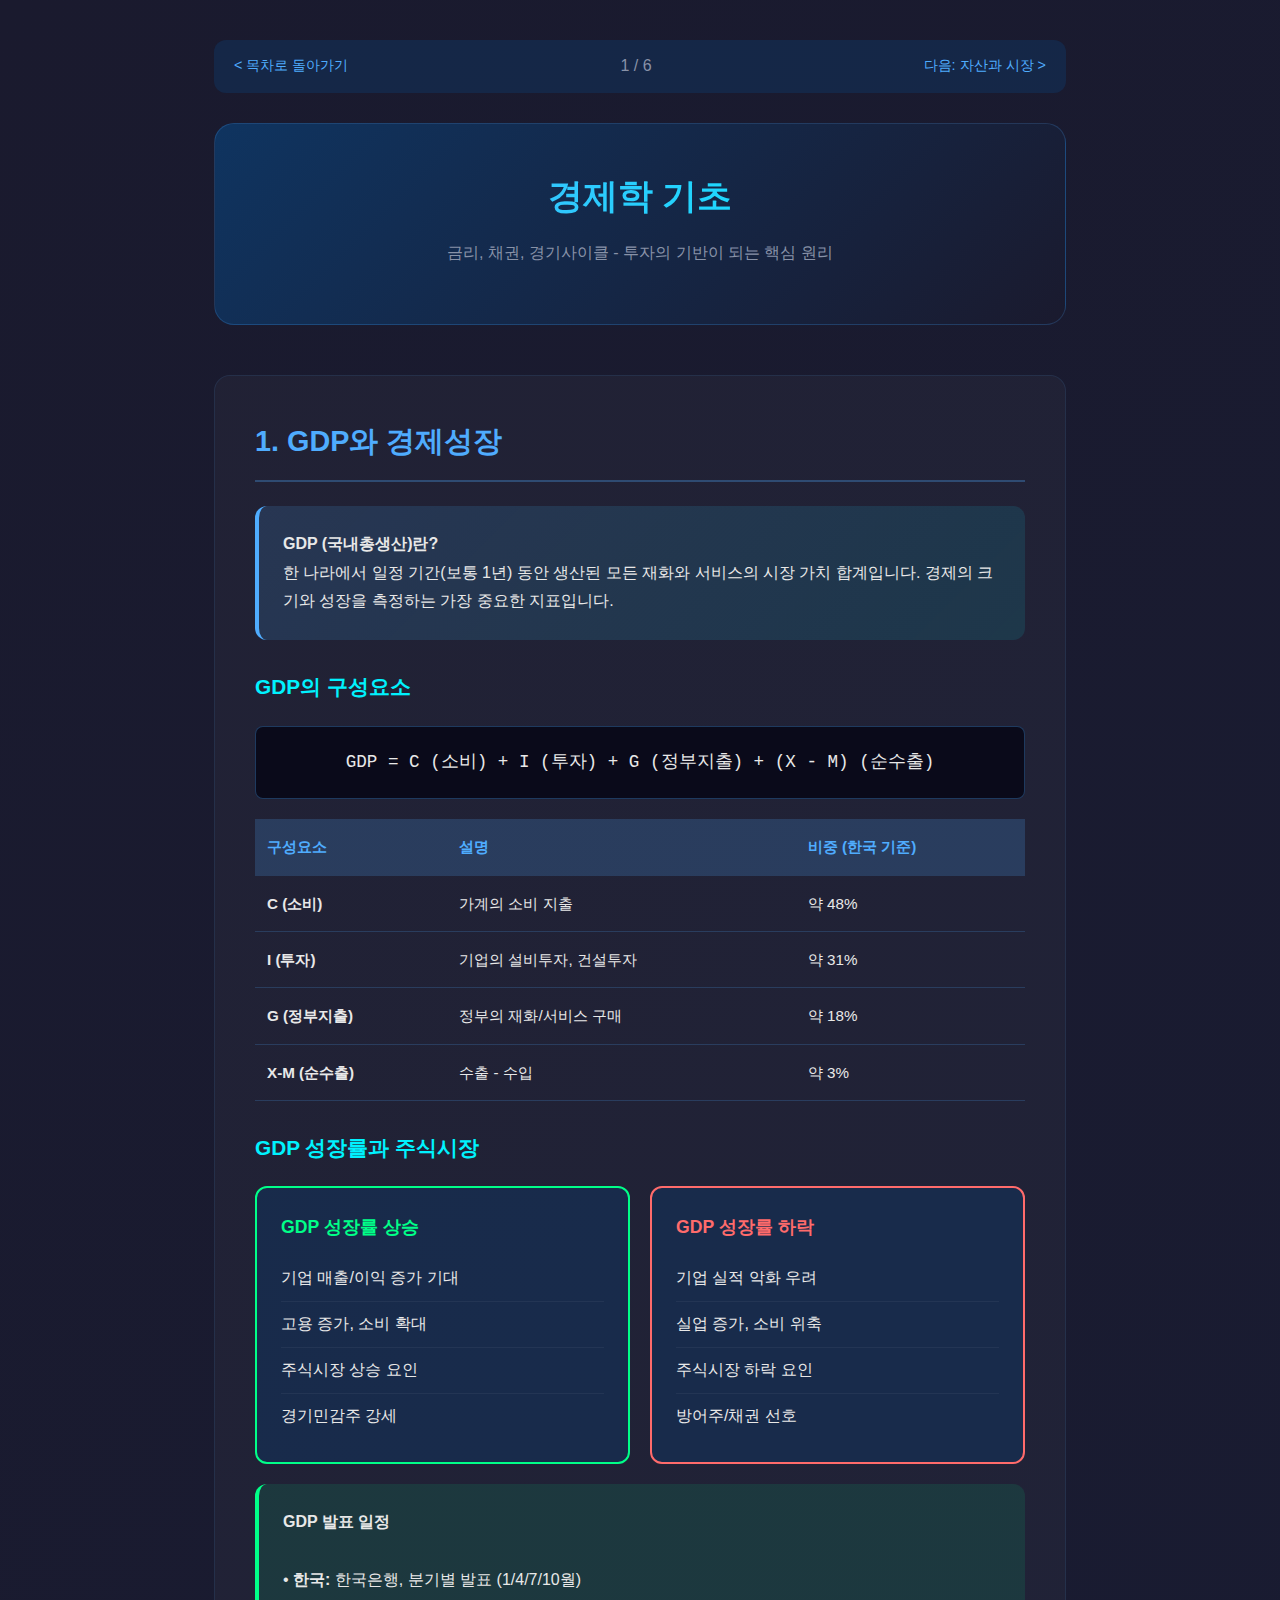
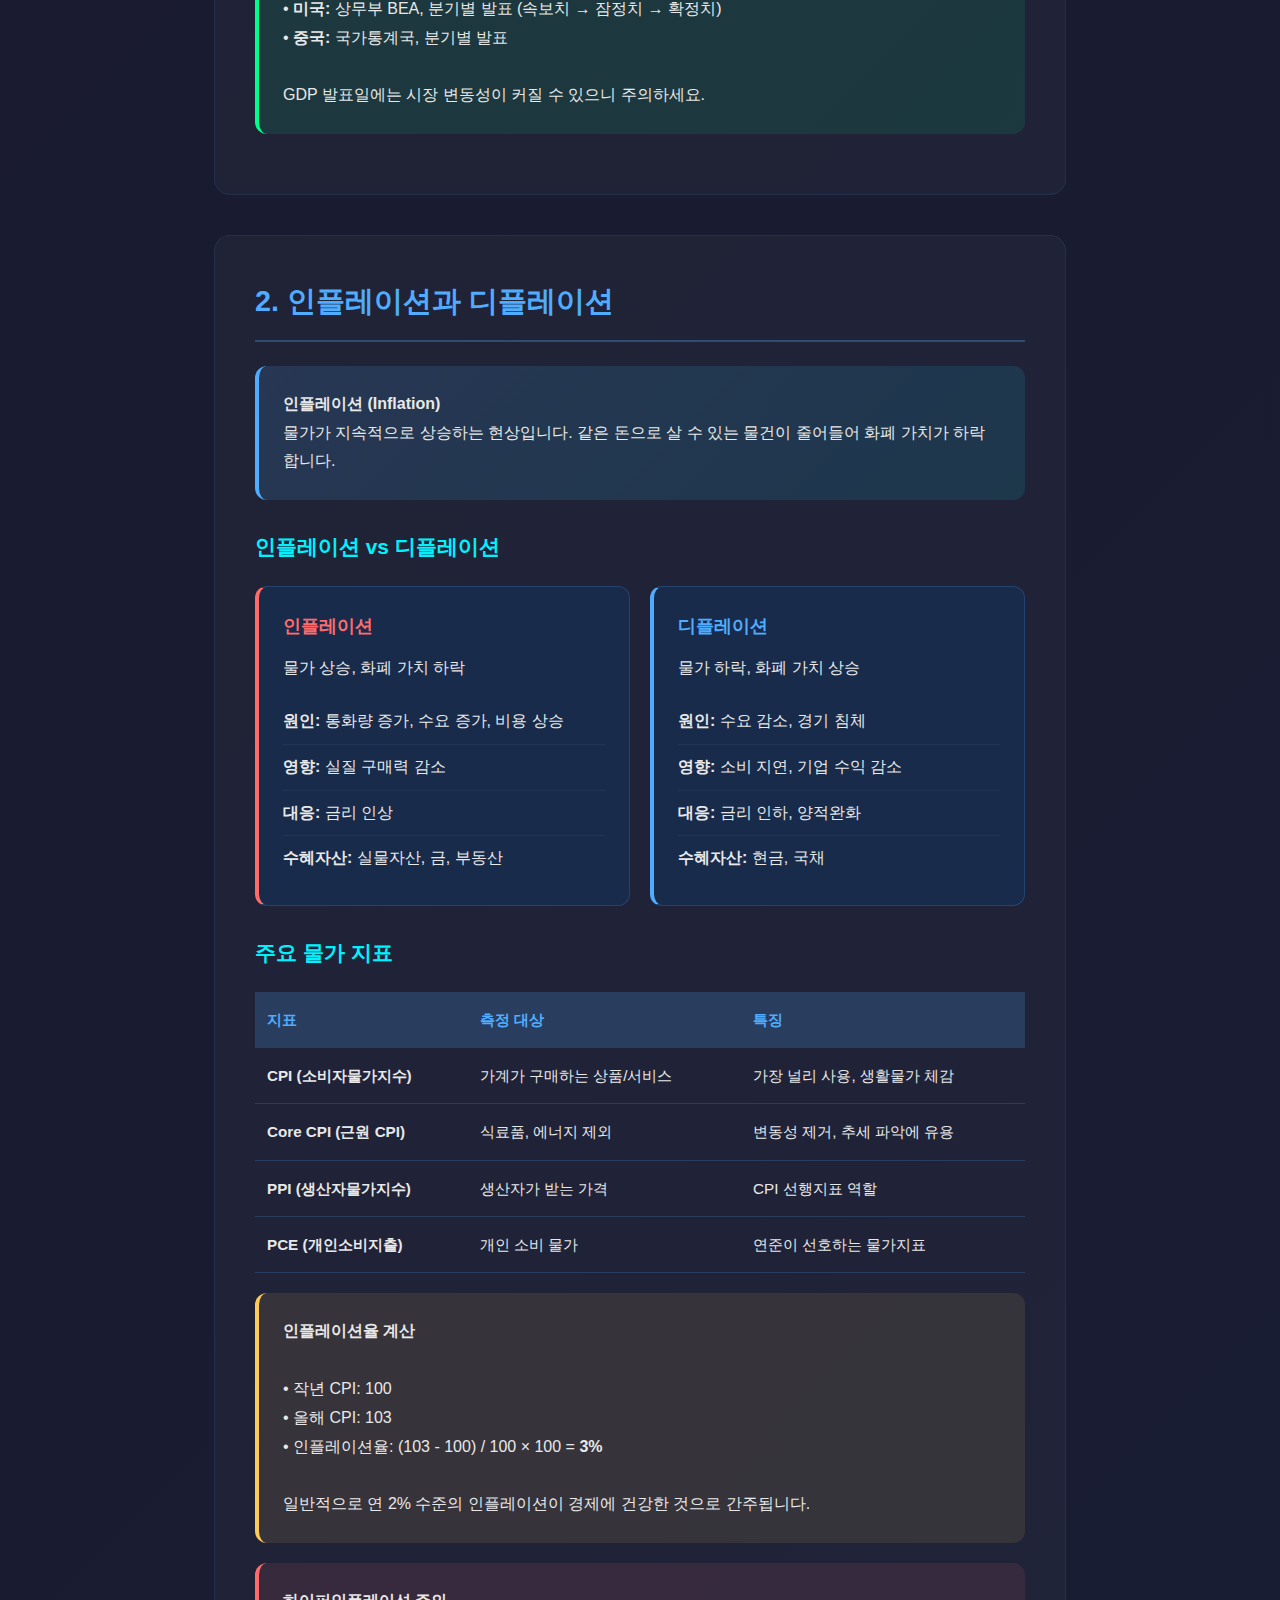
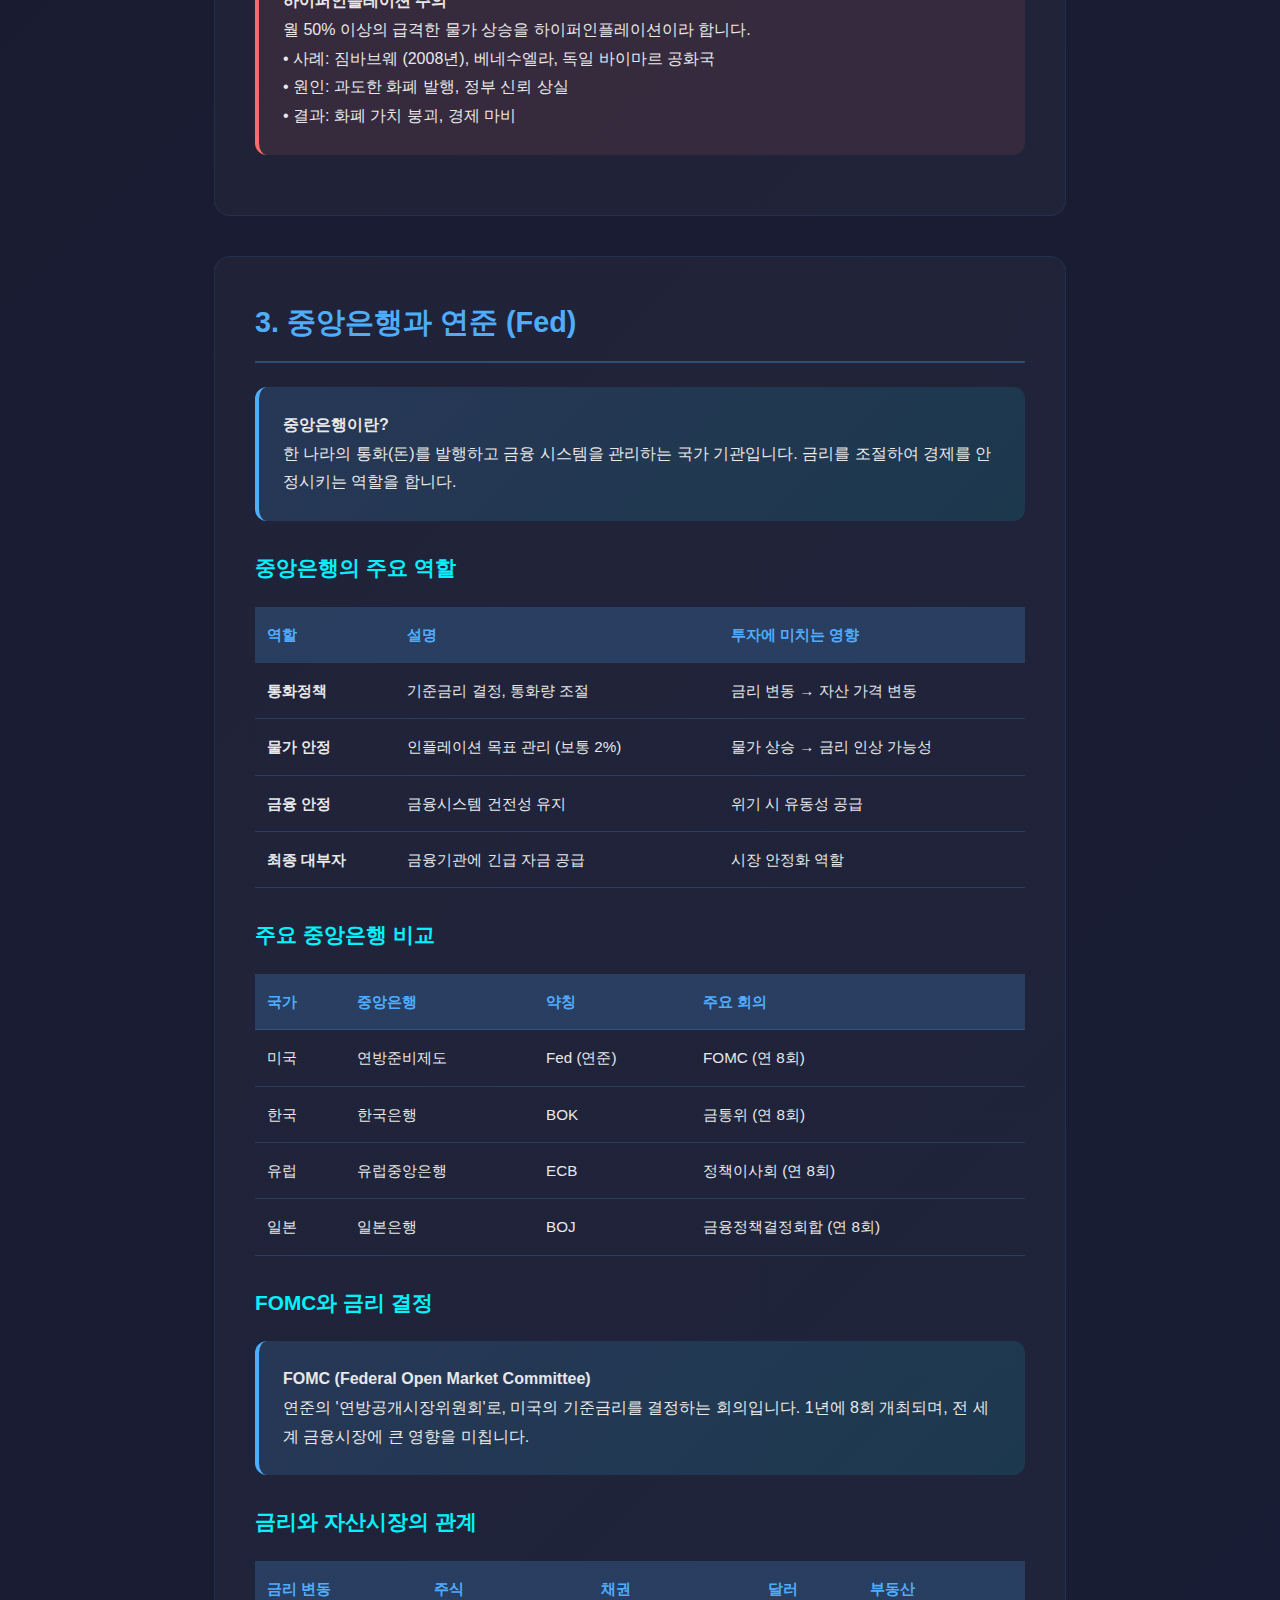
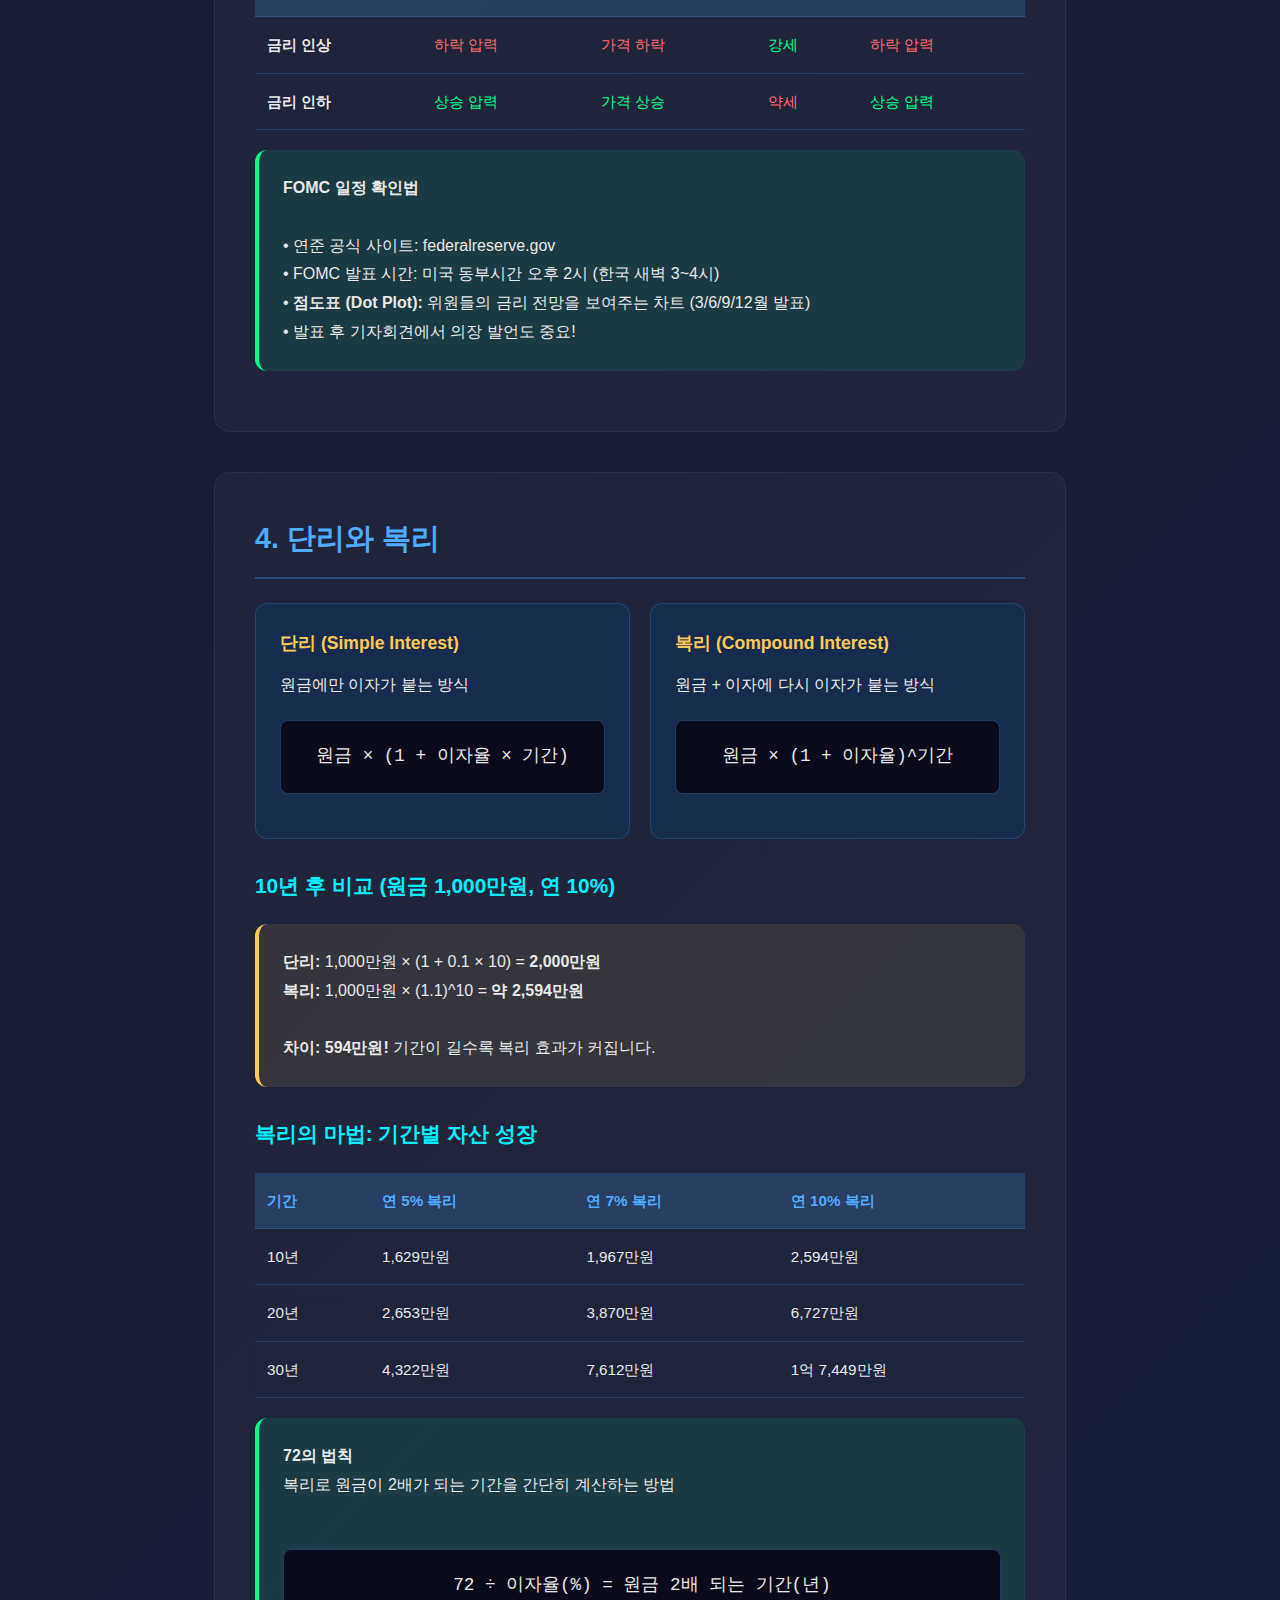
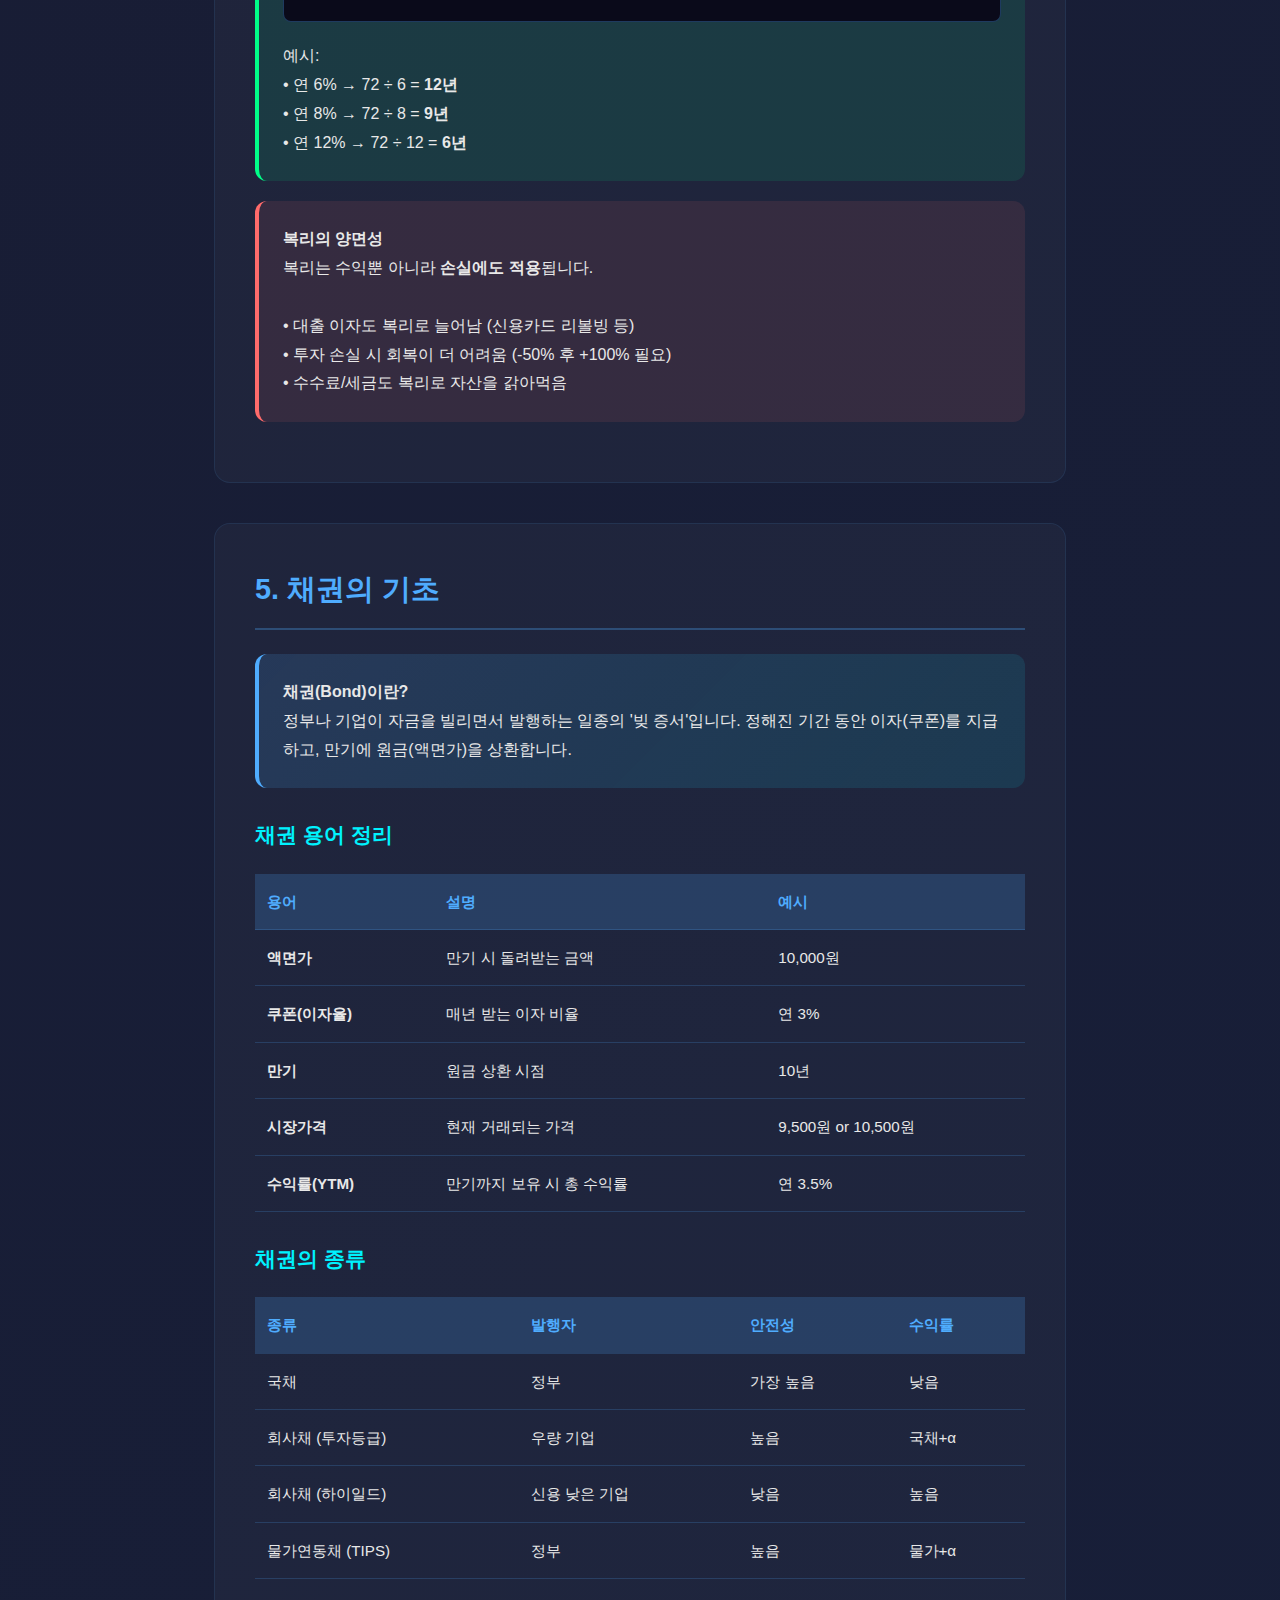
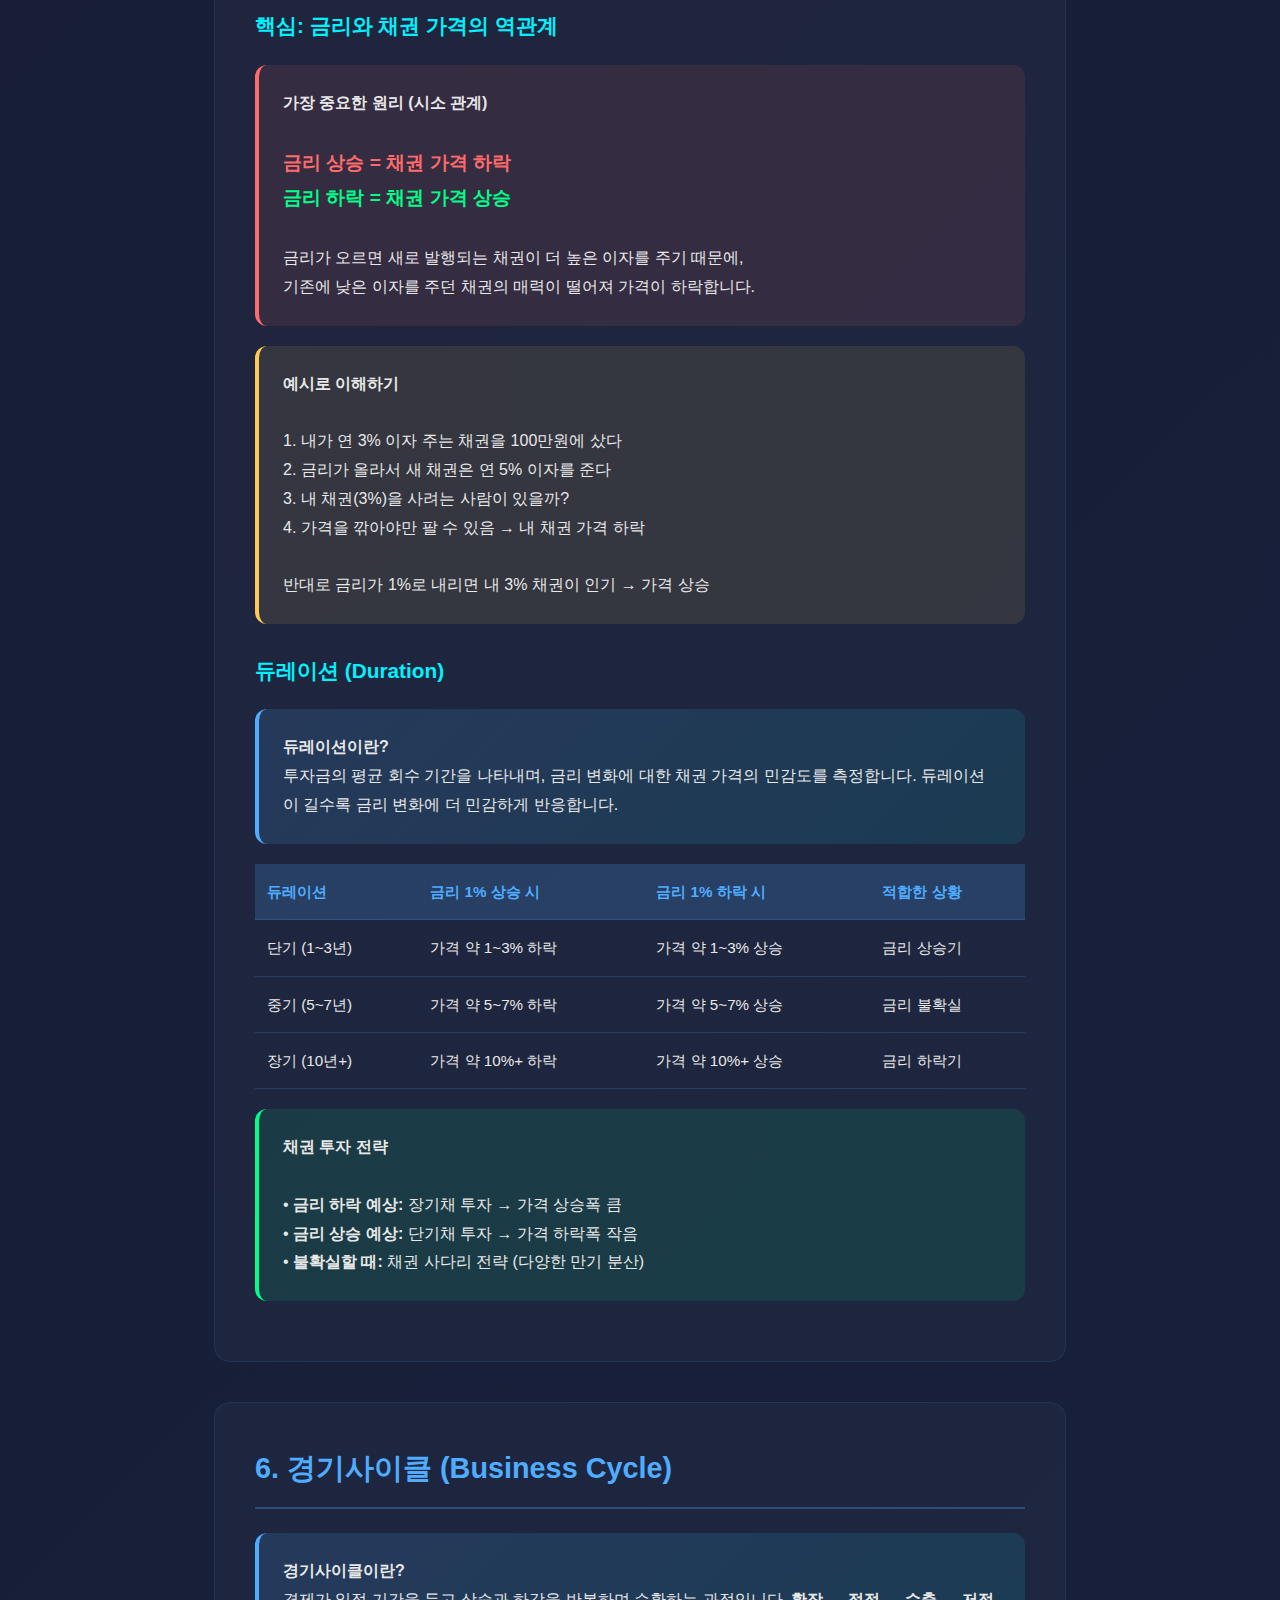
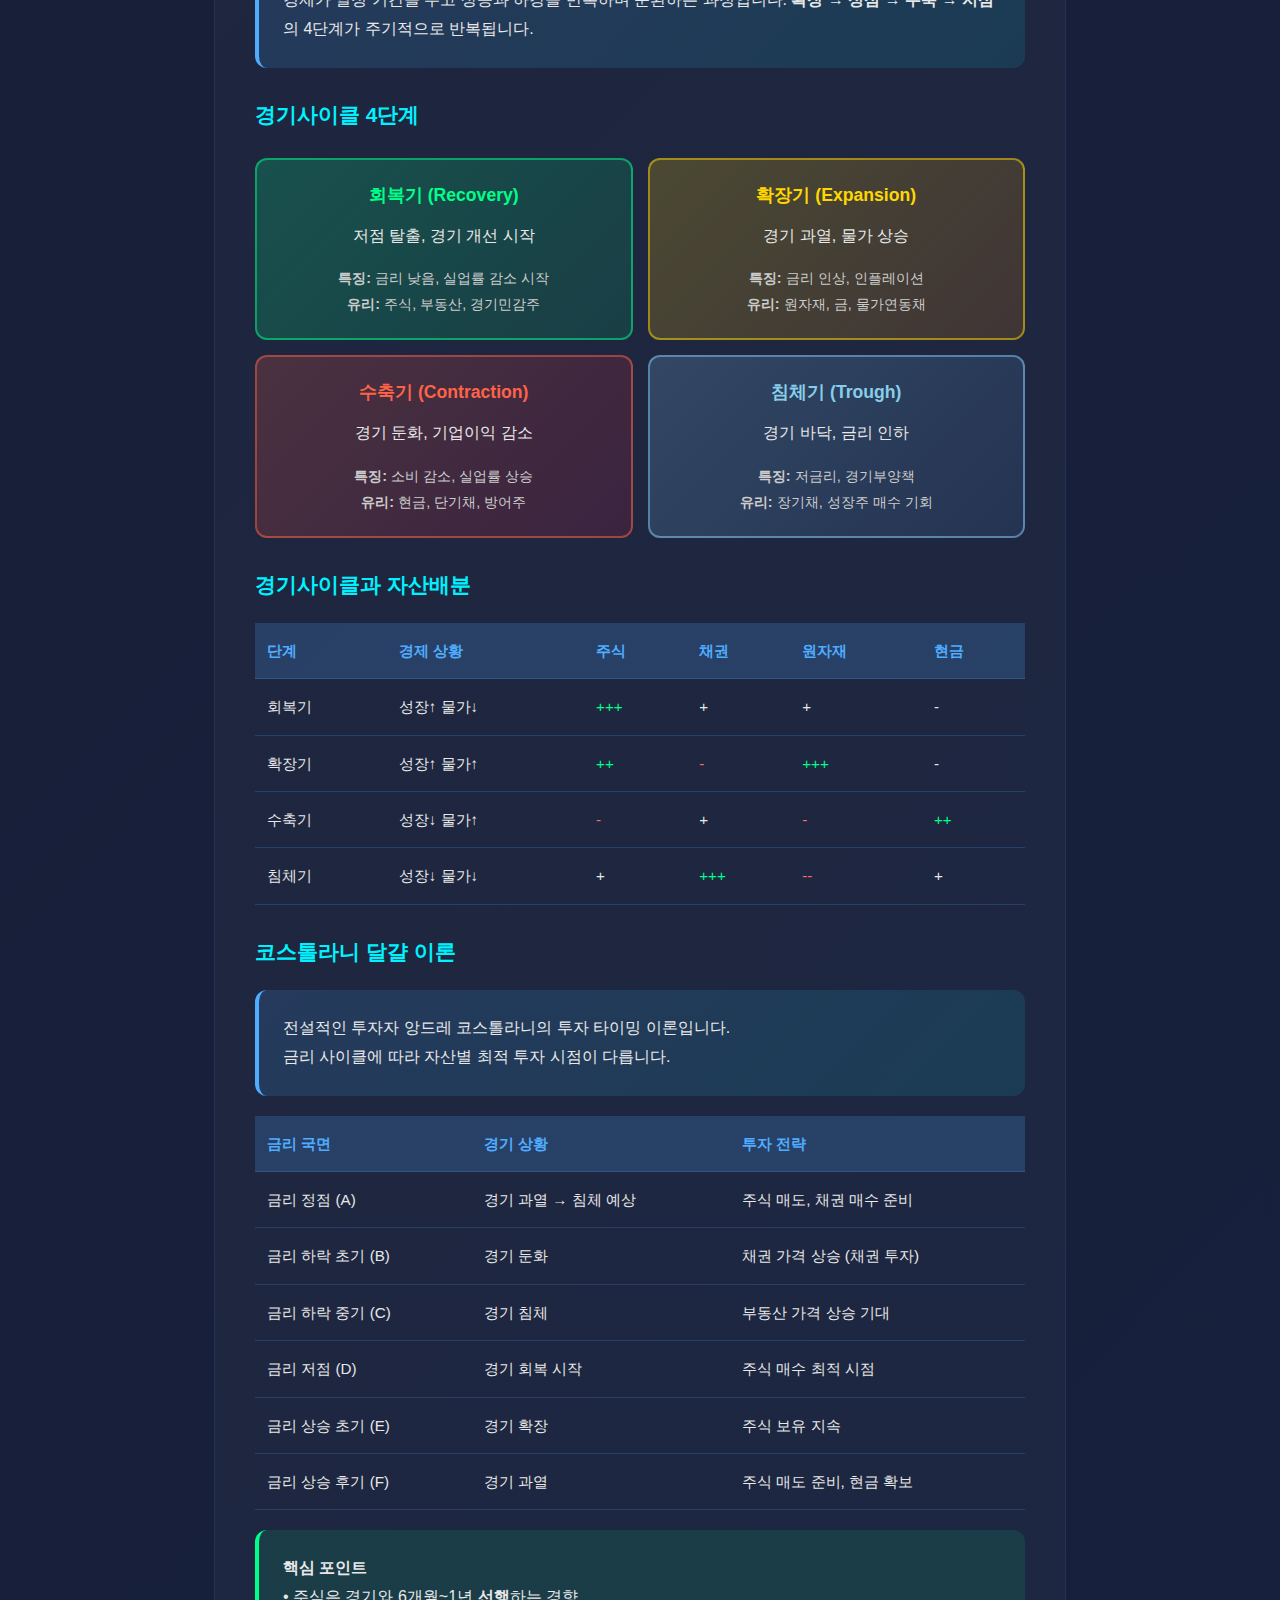
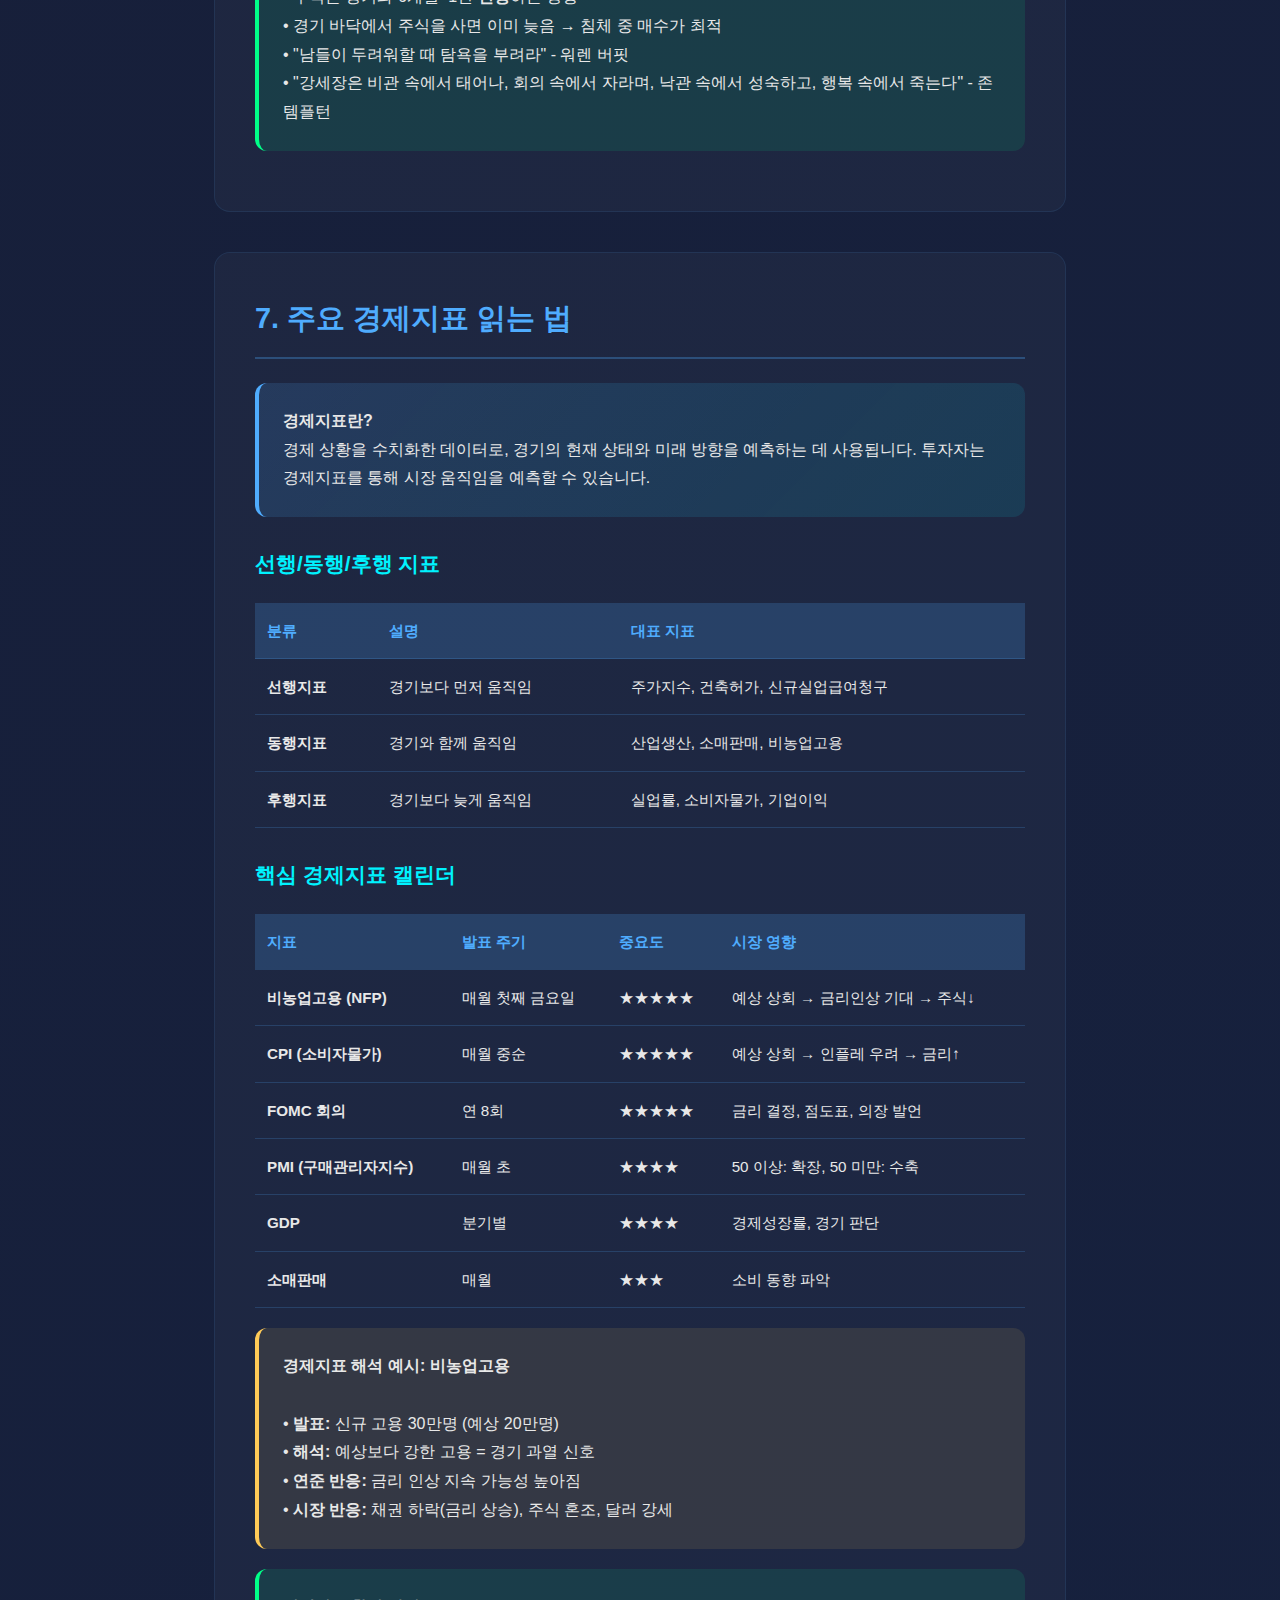
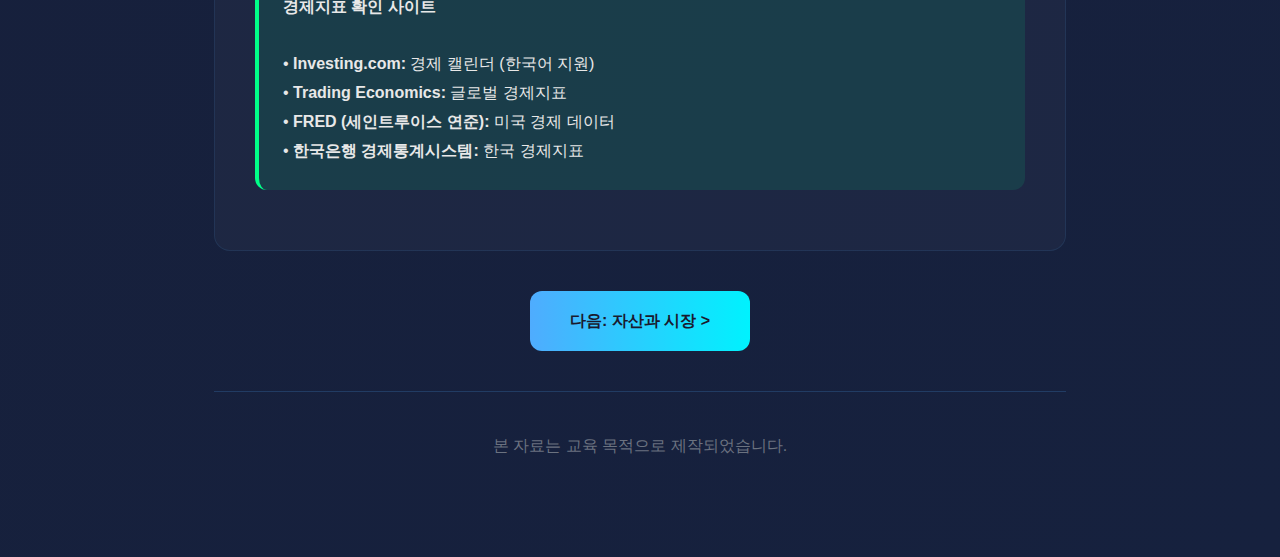
<file: education/1_economics.html>
<!DOCTYPE html>
<html lang="ko">
<head>
    <meta charset="UTF-8">
    <meta name="viewport" content="width=device-width, initial-scale=1.0, maximum-scale=5.0, user-scalable=yes">
    <title>경제학 기초 - 주식 입문자를 위한 교육</title>
    <style>
        * { margin: 0; padding: 0; box-sizing: border-box; }
        body {
            font-family: 'Pretendard', -apple-system, BlinkMacSystemFont, 'Segoe UI', sans-serif;
            background: linear-gradient(135deg, #1a1a2e 0%, #16213e 100%);
            color: #e8e8e8;
            line-height: 1.8;
            min-height: 100vh;
        }
        .container { max-width: 900px; margin: 0 auto; padding: 40px 24px; }
        header {
            text-align: center;
            margin-bottom: 50px;
            padding: 40px;
            background: linear-gradient(135deg, #0f3460 0%, #1a1a2e 100%);
            border-radius: 20px;
            border: 1px solid rgba(79, 172, 254, 0.2);
        }
        h1 {
            font-size: 2.2em;
            background: linear-gradient(90deg, #4facfe, #00f2fe);
            -webkit-background-clip: text;
            -webkit-text-fill-color: transparent;
            margin-bottom: 12px;
        }
        .subtitle { color: #8892a8; font-size: 1em; }
        .nav-bar {
            display: flex;
            justify-content: space-between;
            align-items: center;
            margin-bottom: 30px;
            padding: 12px 20px;
            background: rgba(15, 52, 96, 0.5);
            border-radius: 12px;
        }
        .nav-bar a { color: #4facfe; text-decoration: none; font-size: 0.9em; }
        .nav-bar a:hover { text-decoration: underline; }
        section {
            background: rgba(255, 255, 255, 0.03);
            padding: 40px;
            border-radius: 16px;
            margin-bottom: 40px;
            border: 1px solid rgba(79, 172, 254, 0.1);
        }
        h2 {
            color: #4facfe;
            font-size: 1.8em;
            margin-bottom: 24px;
            padding-bottom: 12px;
            border-bottom: 2px solid rgba(79, 172, 254, 0.3);
        }
        h3 { color: #00f2fe; font-size: 1.3em; margin: 28px 0 16px; }
        h4 { color: #feca57; font-size: 1.1em; margin: 20px 0 12px; }
        p { margin-bottom: 16px; }
        .definition-box {
            background: linear-gradient(135deg, rgba(79, 172, 254, 0.15) 0%, rgba(0, 242, 254, 0.1) 100%);
            padding: 24px;
            border-radius: 12px;
            margin: 20px 0;
            border-left: 4px solid #4facfe;
        }
        .example-box {
            background: rgba(254, 202, 87, 0.1);
            padding: 24px;
            border-radius: 12px;
            margin: 20px 0;
            border-left: 4px solid #feca57;
        }
        .tip-box {
            background: rgba(0, 255, 136, 0.1);
            padding: 24px;
            border-radius: 12px;
            margin: 20px 0;
            border-left: 4px solid #00ff88;
        }
        .warning-box {
            background: rgba(255, 107, 107, 0.1);
            padding: 24px;
            border-radius: 12px;
            margin: 20px 0;
            border-left: 4px solid #ff6b6b;
        }
        .formula {
            background: #0a0a1a;
            padding: 20px;
            border-radius: 8px;
            font-family: 'Consolas', monospace;
            font-size: 1.1em;
            text-align: center;
            margin: 20px 0;
            border: 1px solid rgba(79, 172, 254, 0.3);
        }
        table { width: 100%; border-collapse: collapse; margin: 20px 0; font-size: 0.95em; }
        th, td { padding: 14px 12px; text-align: left; border-bottom: 1px solid rgba(79, 172, 254, 0.2); }
        th { background: rgba(79, 172, 254, 0.2); color: #4facfe; font-weight: 600; }
        tr:hover { background: rgba(79, 172, 254, 0.05); }
        .comparison-grid {
            display: grid;
            grid-template-columns: repeat(auto-fit, minmax(280px, 1fr));
            gap: 20px;
            margin: 20px 0;
        }
        .comparison-card {
            background: rgba(15, 52, 96, 0.5);
            padding: 24px;
            border-radius: 12px;
            border: 1px solid rgba(79, 172, 254, 0.2);
        }
        .comparison-card h4 { margin-top: 0; }
        .comparison-card ul { list-style: none; padding: 0; }
        .comparison-card li { padding: 8px 0; border-bottom: 1px solid rgba(255, 255, 255, 0.05); }
        .comparison-card li:last-child { border-bottom: none; }
        .quadrant-grid {
            display: grid;
            grid-template-columns: repeat(2, 1fr);
            gap: 15px;
            margin: 25px 0;
        }
        .quadrant { padding: 20px; border-radius: 12px; text-align: center; }
        .quadrant-1 { background: linear-gradient(135deg, rgba(255, 215, 0, 0.2) 0%, rgba(255, 140, 0, 0.15) 100%); border: 2px solid rgba(255, 215, 0, 0.5); }
        .quadrant-2 { background: linear-gradient(135deg, rgba(0, 255, 136, 0.2) 0%, rgba(0, 200, 100, 0.15) 100%); border: 2px solid rgba(0, 255, 136, 0.5); }
        .quadrant-3 { background: linear-gradient(135deg, rgba(135, 206, 250, 0.2) 0%, rgba(70, 130, 180, 0.15) 100%); border: 2px solid rgba(135, 206, 250, 0.5); }
        .quadrant-4 { background: linear-gradient(135deg, rgba(255, 99, 71, 0.2) 0%, rgba(220, 20, 60, 0.15) 100%); border: 2px solid rgba(255, 99, 71, 0.5); }
        .quadrant h4 { margin-top: 0; margin-bottom: 10px; }
        .quadrant-1 h4 { color: #ffd700; }
        .quadrant-2 h4 { color: #00ff88; }
        .quadrant-3 h4 { color: #87ceeb; }
        .quadrant-4 h4 { color: #ff6347; }
        .quadrant-assets { font-size: 0.9em; color: #ccc; margin-top: 10px; }
        footer {
            text-align: center;
            padding: 40px;
            color: #6b7280;
            border-top: 1px solid rgba(79, 172, 254, 0.2);
            margin-top: 40px;
        }
        .next-page { text-align: center; margin-top: 40px; }
        .next-page a {
            display: inline-block;
            background: linear-gradient(90deg, #4facfe, #00f2fe);
            color: #1a1a2e;
            padding: 16px 40px;
            border-radius: 12px;
            text-decoration: none;
            font-weight: bold;
            transition: all 0.3s ease;
        }
        .next-page a:hover { transform: scale(1.05); }
        @media (max-width: 768px) {
            .container { padding: 16px 12px; }
            h1 { font-size: 1.6em; }
            h2 { font-size: 1.4em; }
            section { padding: 20px 16px; }
            .quadrant-grid { grid-template-columns: 1fr; }
        }
    </style>
</head>
<body>
    <div class="container">
        <div class="nav-bar">
            <a href="index.html">< 목차로 돌아가기</a>
            <span style="color: #8892a8;">1 / 6</span>
            <a href="2_assets.html">다음: 자산과 시장 ></a>
        </div>

        <header>
            <h1>경제학 기초</h1>
            <p class="subtitle">금리, 채권, 경기사이클 - 투자의 기반이 되는 핵심 원리</p>
        </header>

        <!-- NEW: GDP와 경제성장 -->
        <section>
            <h2>1. GDP와 경제성장</h2>

            <div class="definition-box">
                <strong>GDP (국내총생산)란?</strong><br>
                한 나라에서 일정 기간(보통 1년) 동안 생산된 모든 재화와 서비스의 시장 가치 합계입니다.
                경제의 크기와 성장을 측정하는 가장 중요한 지표입니다.
            </div>

            <h3>GDP의 구성요소</h3>
            <div class="formula">
                GDP = C (소비) + I (투자) + G (정부지출) + (X - M) (순수출)
            </div>

            <table>
                <tr>
                    <th>구성요소</th>
                    <th>설명</th>
                    <th>비중 (한국 기준)</th>
                </tr>
                <tr>
                    <td><strong>C (소비)</strong></td>
                    <td>가계의 소비 지출</td>
                    <td>약 48%</td>
                </tr>
                <tr>
                    <td><strong>I (투자)</strong></td>
                    <td>기업의 설비투자, 건설투자</td>
                    <td>약 31%</td>
                </tr>
                <tr>
                    <td><strong>G (정부지출)</strong></td>
                    <td>정부의 재화/서비스 구매</td>
                    <td>약 18%</td>
                </tr>
                <tr>
                    <td><strong>X-M (순수출)</strong></td>
                    <td>수출 - 수입</td>
                    <td>약 3%</td>
                </tr>
            </table>

            <h3>GDP 성장률과 주식시장</h3>
            <div class="comparison-grid">
                <div class="comparison-card" style="border: 2px solid #00ff88;">
                    <h4 style="color: #00ff88;">GDP 성장률 상승</h4>
                    <ul>
                        <li>기업 매출/이익 증가 기대</li>
                        <li>고용 증가, 소비 확대</li>
                        <li>주식시장 상승 요인</li>
                        <li>경기민감주 강세</li>
                    </ul>
                </div>
                <div class="comparison-card" style="border: 2px solid #ff6b6b;">
                    <h4 style="color: #ff6b6b;">GDP 성장률 하락</h4>
                    <ul>
                        <li>기업 실적 악화 우려</li>
                        <li>실업 증가, 소비 위축</li>
                        <li>주식시장 하락 요인</li>
                        <li>방어주/채권 선호</li>
                    </ul>
                </div>
            </div>

            <div class="tip-box">
                <strong>GDP 발표 일정</strong><br><br>
                • <strong>한국:</strong> 한국은행, 분기별 발표 (1/4/7/10월)<br>
                • <strong>미국:</strong> 상무부 BEA, 분기별 발표 (속보치 → 잠정치 → 확정치)<br>
                • <strong>중국:</strong> 국가통계국, 분기별 발표<br><br>
                GDP 발표일에는 시장 변동성이 커질 수 있으니 주의하세요.
            </div>
        </section>

        <!-- NEW: 인플레이션과 디플레이션 -->
        <section>
            <h2>2. 인플레이션과 디플레이션</h2>

            <div class="definition-box">
                <strong>인플레이션 (Inflation)</strong><br>
                물가가 지속적으로 상승하는 현상입니다. 같은 돈으로 살 수 있는 물건이 줄어들어 화폐 가치가 하락합니다.
            </div>

            <h3>인플레이션 vs 디플레이션</h3>
            <div class="comparison-grid">
                <div class="comparison-card" style="border-left: 4px solid #ff6b6b;">
                    <h4 style="color: #ff6b6b;">인플레이션</h4>
                    <p>물가 상승, 화폐 가치 하락</p>
                    <ul>
                        <li><strong>원인:</strong> 통화량 증가, 수요 증가, 비용 상승</li>
                        <li><strong>영향:</strong> 실질 구매력 감소</li>
                        <li><strong>대응:</strong> 금리 인상</li>
                        <li><strong>수혜자산:</strong> 실물자산, 금, 부동산</li>
                    </ul>
                </div>
                <div class="comparison-card" style="border-left: 4px solid #4facfe;">
                    <h4 style="color: #4facfe;">디플레이션</h4>
                    <p>물가 하락, 화폐 가치 상승</p>
                    <ul>
                        <li><strong>원인:</strong> 수요 감소, 경기 침체</li>
                        <li><strong>영향:</strong> 소비 지연, 기업 수익 감소</li>
                        <li><strong>대응:</strong> 금리 인하, 양적완화</li>
                        <li><strong>수혜자산:</strong> 현금, 국채</li>
                    </ul>
                </div>
            </div>

            <h3>주요 물가 지표</h3>
            <table>
                <tr>
                    <th>지표</th>
                    <th>측정 대상</th>
                    <th>특징</th>
                </tr>
                <tr>
                    <td><strong>CPI (소비자물가지수)</strong></td>
                    <td>가계가 구매하는 상품/서비스</td>
                    <td>가장 널리 사용, 생활물가 체감</td>
                </tr>
                <tr>
                    <td><strong>Core CPI (근원 CPI)</strong></td>
                    <td>식료품, 에너지 제외</td>
                    <td>변동성 제거, 추세 파악에 유용</td>
                </tr>
                <tr>
                    <td><strong>PPI (생산자물가지수)</strong></td>
                    <td>생산자가 받는 가격</td>
                    <td>CPI 선행지표 역할</td>
                </tr>
                <tr>
                    <td><strong>PCE (개인소비지출)</strong></td>
                    <td>개인 소비 물가</td>
                    <td>연준이 선호하는 물가지표</td>
                </tr>
            </table>

            <div class="example-box">
                <strong>인플레이션율 계산</strong><br><br>
                • 작년 CPI: 100<br>
                • 올해 CPI: 103<br>
                • 인플레이션율: (103 - 100) / 100 × 100 = <strong>3%</strong><br><br>
                일반적으로 연 2% 수준의 인플레이션이 경제에 건강한 것으로 간주됩니다.
            </div>

            <div class="warning-box">
                <strong>하이퍼인플레이션 주의</strong><br>
                월 50% 이상의 급격한 물가 상승을 하이퍼인플레이션이라 합니다.<br>
                • 사례: 짐바브웨 (2008년), 베네수엘라, 독일 바이마르 공화국<br>
                • 원인: 과도한 화폐 발행, 정부 신뢰 상실<br>
                • 결과: 화폐 가치 붕괴, 경제 마비
            </div>
        </section>

        <!-- 기존: 중앙은행과 연준 -->
        <section>
            <h2>3. 중앙은행과 연준 (Fed)</h2>

            <div class="definition-box">
                <strong>중앙은행이란?</strong><br>
                한 나라의 통화(돈)를 발행하고 금융 시스템을 관리하는 국가 기관입니다.
                금리를 조절하여 경제를 안정시키는 역할을 합니다.
            </div>

            <h3>중앙은행의 주요 역할</h3>
            <table>
                <tr>
                    <th>역할</th>
                    <th>설명</th>
                    <th>투자에 미치는 영향</th>
                </tr>
                <tr>
                    <td><strong>통화정책</strong></td>
                    <td>기준금리 결정, 통화량 조절</td>
                    <td>금리 변동 → 자산 가격 변동</td>
                </tr>
                <tr>
                    <td><strong>물가 안정</strong></td>
                    <td>인플레이션 목표 관리 (보통 2%)</td>
                    <td>물가 상승 → 금리 인상 가능성</td>
                </tr>
                <tr>
                    <td><strong>금융 안정</strong></td>
                    <td>금융시스템 건전성 유지</td>
                    <td>위기 시 유동성 공급</td>
                </tr>
                <tr>
                    <td><strong>최종 대부자</strong></td>
                    <td>금융기관에 긴급 자금 공급</td>
                    <td>시장 안정화 역할</td>
                </tr>
            </table>

            <h3>주요 중앙은행 비교</h3>
            <table>
                <tr>
                    <th>국가</th>
                    <th>중앙은행</th>
                    <th>약칭</th>
                    <th>주요 회의</th>
                </tr>
                <tr>
                    <td>미국</td>
                    <td>연방준비제도</td>
                    <td>Fed (연준)</td>
                    <td>FOMC (연 8회)</td>
                </tr>
                <tr>
                    <td>한국</td>
                    <td>한국은행</td>
                    <td>BOK</td>
                    <td>금통위 (연 8회)</td>
                </tr>
                <tr>
                    <td>유럽</td>
                    <td>유럽중앙은행</td>
                    <td>ECB</td>
                    <td>정책이사회 (연 8회)</td>
                </tr>
                <tr>
                    <td>일본</td>
                    <td>일본은행</td>
                    <td>BOJ</td>
                    <td>금융정책결정회합 (연 8회)</td>
                </tr>
            </table>

            <h3>FOMC와 금리 결정</h3>
            <div class="definition-box">
                <strong>FOMC (Federal Open Market Committee)</strong><br>
                연준의 '연방공개시장위원회'로, 미국의 기준금리를 결정하는 회의입니다.
                1년에 8회 개최되며, 전 세계 금융시장에 큰 영향을 미칩니다.
            </div>

            <h3>금리와 자산시장의 관계</h3>
            <table>
                <tr>
                    <th>금리 변동</th>
                    <th>주식</th>
                    <th>채권</th>
                    <th>달러</th>
                    <th>부동산</th>
                </tr>
                <tr>
                    <td><strong>금리 인상</strong></td>
                    <td style="color: #ff6b6b;">하락 압력</td>
                    <td style="color: #ff6b6b;">가격 하락</td>
                    <td style="color: #00ff88;">강세</td>
                    <td style="color: #ff6b6b;">하락 압력</td>
                </tr>
                <tr>
                    <td><strong>금리 인하</strong></td>
                    <td style="color: #00ff88;">상승 압력</td>
                    <td style="color: #00ff88;">가격 상승</td>
                    <td style="color: #ff6b6b;">약세</td>
                    <td style="color: #00ff88;">상승 압력</td>
                </tr>
            </table>

            <div class="tip-box">
                <strong>FOMC 일정 확인법</strong><br><br>
                • 연준 공식 사이트: federalreserve.gov<br>
                • FOMC 발표 시간: 미국 동부시간 오후 2시 (한국 새벽 3~4시)<br>
                • <strong>점도표 (Dot Plot):</strong> 위원들의 금리 전망을 보여주는 차트 (3/6/9/12월 발표)<br>
                • 발표 후 기자회견에서 의장 발언도 중요!
            </div>
        </section>

        <!-- 기존: 단리와 복리 -->
        <section>
            <h2>4. 단리와 복리</h2>

            <div class="comparison-grid">
                <div class="comparison-card">
                    <h4>단리 (Simple Interest)</h4>
                    <p>원금에만 이자가 붙는 방식</p>
                    <div class="formula">
                        원금 × (1 + 이자율 × 기간)
                    </div>
                </div>
                <div class="comparison-card">
                    <h4>복리 (Compound Interest)</h4>
                    <p>원금 + 이자에 다시 이자가 붙는 방식</p>
                    <div class="formula">
                        원금 × (1 + 이자율)^기간
                    </div>
                </div>
            </div>

            <h3>10년 후 비교 (원금 1,000만원, 연 10%)</h3>
            <div class="example-box">
                <strong>단리:</strong> 1,000만원 × (1 + 0.1 × 10) = <strong>2,000만원</strong><br>
                <strong>복리:</strong> 1,000만원 × (1.1)^10 = <strong>약 2,594만원</strong><br><br>
                <strong>차이: 594만원!</strong> 기간이 길수록 복리 효과가 커집니다.
            </div>

            <h3>복리의 마법: 기간별 자산 성장</h3>
            <table>
                <tr>
                    <th>기간</th>
                    <th>연 5% 복리</th>
                    <th>연 7% 복리</th>
                    <th>연 10% 복리</th>
                </tr>
                <tr>
                    <td>10년</td>
                    <td>1,629만원</td>
                    <td>1,967만원</td>
                    <td>2,594만원</td>
                </tr>
                <tr>
                    <td>20년</td>
                    <td>2,653만원</td>
                    <td>3,870만원</td>
                    <td>6,727만원</td>
                </tr>
                <tr>
                    <td>30년</td>
                    <td>4,322만원</td>
                    <td>7,612만원</td>
                    <td>1억 7,449만원</td>
                </tr>
            </table>

            <div class="tip-box">
                <strong>72의 법칙</strong><br>
                복리로 원금이 2배가 되는 기간을 간단히 계산하는 방법<br><br>
                <div class="formula">
                    72 ÷ 이자율(%) = 원금 2배 되는 기간(년)
                </div>
                예시:<br>
                • 연 6% → 72 ÷ 6 = <strong>12년</strong><br>
                • 연 8% → 72 ÷ 8 = <strong>9년</strong><br>
                • 연 12% → 72 ÷ 12 = <strong>6년</strong>
            </div>

            <div class="warning-box">
                <strong>복리의 양면성</strong><br>
                복리는 수익뿐 아니라 <strong>손실에도 적용</strong>됩니다.<br><br>
                • 대출 이자도 복리로 늘어남 (신용카드 리볼빙 등)<br>
                • 투자 손실 시 회복이 더 어려움 (-50% 후 +100% 필요)<br>
                • 수수료/세금도 복리로 자산을 갉아먹음
            </div>
        </section>

        <!-- 기존: 채권의 기초 -->
        <section>
            <h2>5. 채권의 기초</h2>

            <div class="definition-box">
                <strong>채권(Bond)이란?</strong><br>
                정부나 기업이 자금을 빌리면서 발행하는 일종의 '빚 증서'입니다.
                정해진 기간 동안 이자(쿠폰)를 지급하고, 만기에 원금(액면가)을 상환합니다.
            </div>

            <h3>채권 용어 정리</h3>
            <table>
                <tr>
                    <th>용어</th>
                    <th>설명</th>
                    <th>예시</th>
                </tr>
                <tr>
                    <td><strong>액면가</strong></td>
                    <td>만기 시 돌려받는 금액</td>
                    <td>10,000원</td>
                </tr>
                <tr>
                    <td><strong>쿠폰(이자율)</strong></td>
                    <td>매년 받는 이자 비율</td>
                    <td>연 3%</td>
                </tr>
                <tr>
                    <td><strong>만기</strong></td>
                    <td>원금 상환 시점</td>
                    <td>10년</td>
                </tr>
                <tr>
                    <td><strong>시장가격</strong></td>
                    <td>현재 거래되는 가격</td>
                    <td>9,500원 or 10,500원</td>
                </tr>
                <tr>
                    <td><strong>수익률(YTM)</strong></td>
                    <td>만기까지 보유 시 총 수익률</td>
                    <td>연 3.5%</td>
                </tr>
            </table>

            <h3>채권의 종류</h3>
            <table>
                <tr>
                    <th>종류</th>
                    <th>발행자</th>
                    <th>안전성</th>
                    <th>수익률</th>
                </tr>
                <tr>
                    <td>국채</td>
                    <td>정부</td>
                    <td>가장 높음</td>
                    <td>낮음</td>
                </tr>
                <tr>
                    <td>회사채 (투자등급)</td>
                    <td>우량 기업</td>
                    <td>높음</td>
                    <td>국채+α</td>
                </tr>
                <tr>
                    <td>회사채 (하이일드)</td>
                    <td>신용 낮은 기업</td>
                    <td>낮음</td>
                    <td>높음</td>
                </tr>
                <tr>
                    <td>물가연동채 (TIPS)</td>
                    <td>정부</td>
                    <td>높음</td>
                    <td>물가+α</td>
                </tr>
            </table>

            <h3>핵심: 금리와 채권 가격의 역관계</h3>
            <div class="warning-box">
                <strong>가장 중요한 원리 (시소 관계)</strong><br><br>
                <strong style="font-size: 1.2em; color: #ff6b6b;">금리 상승 = 채권 가격 하락</strong><br>
                <strong style="font-size: 1.2em; color: #00ff88;">금리 하락 = 채권 가격 상승</strong><br><br>
                금리가 오르면 새로 발행되는 채권이 더 높은 이자를 주기 때문에,<br>
                기존에 낮은 이자를 주던 채권의 매력이 떨어져 가격이 하락합니다.
            </div>

            <div class="example-box">
                <strong>예시로 이해하기</strong><br><br>
                1. 내가 연 3% 이자 주는 채권을 100만원에 샀다<br>
                2. 금리가 올라서 새 채권은 연 5% 이자를 준다<br>
                3. 내 채권(3%)을 사려는 사람이 있을까?<br>
                4. 가격을 깎아야만 팔 수 있음 → 내 채권 가격 하락<br><br>
                반대로 금리가 1%로 내리면 내 3% 채권이 인기 → 가격 상승
            </div>

            <h3>듀레이션 (Duration)</h3>
            <div class="definition-box">
                <strong>듀레이션이란?</strong><br>
                투자금의 평균 회수 기간을 나타내며, 금리 변화에 대한 채권 가격의 민감도를 측정합니다.
                듀레이션이 길수록 금리 변화에 더 민감하게 반응합니다.
            </div>

            <table>
                <tr>
                    <th>듀레이션</th>
                    <th>금리 1% 상승 시</th>
                    <th>금리 1% 하락 시</th>
                    <th>적합한 상황</th>
                </tr>
                <tr>
                    <td>단기 (1~3년)</td>
                    <td>가격 약 1~3% 하락</td>
                    <td>가격 약 1~3% 상승</td>
                    <td>금리 상승기</td>
                </tr>
                <tr>
                    <td>중기 (5~7년)</td>
                    <td>가격 약 5~7% 하락</td>
                    <td>가격 약 5~7% 상승</td>
                    <td>금리 불확실</td>
                </tr>
                <tr>
                    <td>장기 (10년+)</td>
                    <td>가격 약 10%+ 하락</td>
                    <td>가격 약 10%+ 상승</td>
                    <td>금리 하락기</td>
                </tr>
            </table>

            <div class="tip-box">
                <strong>채권 투자 전략</strong><br><br>
                • <strong>금리 하락 예상:</strong> 장기채 투자 → 가격 상승폭 큼<br>
                • <strong>금리 상승 예상:</strong> 단기채 투자 → 가격 하락폭 작음<br>
                • <strong>불확실할 때:</strong> 채권 사다리 전략 (다양한 만기 분산)
            </div>
        </section>

        <!-- 기존: 경기사이클 -->
        <section>
            <h2>6. 경기사이클 (Business Cycle)</h2>

            <div class="definition-box">
                <strong>경기사이클이란?</strong><br>
                경제가 일정 기간을 두고 상승과 하강을 반복하며 순환하는 과정입니다.
                <strong>확장 → 정점 → 수축 → 저점</strong>의 4단계가 주기적으로 반복됩니다.
            </div>

            <h3>경기사이클 4단계</h3>
            <div class="quadrant-grid">
                <div class="quadrant quadrant-2">
                    <h4>회복기 (Recovery)</h4>
                    <p>저점 탈출, 경기 개선 시작</p>
                    <div class="quadrant-assets">
                        <strong>특징:</strong> 금리 낮음, 실업률 감소 시작<br>
                        <strong>유리:</strong> 주식, 부동산, 경기민감주
                    </div>
                </div>

                <div class="quadrant quadrant-1">
                    <h4>확장기 (Expansion)</h4>
                    <p>경기 과열, 물가 상승</p>
                    <div class="quadrant-assets">
                        <strong>특징:</strong> 금리 인상, 인플레이션<br>
                        <strong>유리:</strong> 원자재, 금, 물가연동채
                    </div>
                </div>

                <div class="quadrant quadrant-4">
                    <h4>수축기 (Contraction)</h4>
                    <p>경기 둔화, 기업이익 감소</p>
                    <div class="quadrant-assets">
                        <strong>특징:</strong> 소비 감소, 실업률 상승<br>
                        <strong>유리:</strong> 현금, 단기채, 방어주
                    </div>
                </div>

                <div class="quadrant quadrant-3">
                    <h4>침체기 (Trough)</h4>
                    <p>경기 바닥, 금리 인하</p>
                    <div class="quadrant-assets">
                        <strong>특징:</strong> 저금리, 경기부양책<br>
                        <strong>유리:</strong> 장기채, 성장주 매수 기회
                    </div>
                </div>
            </div>

            <h3>경기사이클과 자산배분</h3>
            <table>
                <tr>
                    <th>단계</th>
                    <th>경제 상황</th>
                    <th>주식</th>
                    <th>채권</th>
                    <th>원자재</th>
                    <th>현금</th>
                </tr>
                <tr>
                    <td>회복기</td>
                    <td>성장↑ 물가↓</td>
                    <td style="color: #00ff88;">+++</td>
                    <td>+</td>
                    <td>+</td>
                    <td>-</td>
                </tr>
                <tr>
                    <td>확장기</td>
                    <td>성장↑ 물가↑</td>
                    <td style="color: #00ff88;">++</td>
                    <td style="color: #ff6b6b;">-</td>
                    <td style="color: #00ff88;">+++</td>
                    <td>-</td>
                </tr>
                <tr>
                    <td>수축기</td>
                    <td>성장↓ 물가↑</td>
                    <td style="color: #ff6b6b;">-</td>
                    <td>+</td>
                    <td style="color: #ff6b6b;">-</td>
                    <td style="color: #00ff88;">++</td>
                </tr>
                <tr>
                    <td>침체기</td>
                    <td>성장↓ 물가↓</td>
                    <td>+</td>
                    <td style="color: #00ff88;">+++</td>
                    <td style="color: #ff6b6b;">--</td>
                    <td>+</td>
                </tr>
            </table>

            <h3>코스톨라니 달걀 이론</h3>
            <div class="definition-box">
                전설적인 투자자 앙드레 코스톨라니의 투자 타이밍 이론입니다.<br>
                금리 사이클에 따라 자산별 최적 투자 시점이 다릅니다.
            </div>

            <table>
                <tr>
                    <th>금리 국면</th>
                    <th>경기 상황</th>
                    <th>투자 전략</th>
                </tr>
                <tr>
                    <td>금리 정점 (A)</td>
                    <td>경기 과열 → 침체 예상</td>
                    <td>주식 매도, 채권 매수 준비</td>
                </tr>
                <tr>
                    <td>금리 하락 초기 (B)</td>
                    <td>경기 둔화</td>
                    <td>채권 가격 상승 (채권 투자)</td>
                </tr>
                <tr>
                    <td>금리 하락 중기 (C)</td>
                    <td>경기 침체</td>
                    <td>부동산 가격 상승 기대</td>
                </tr>
                <tr>
                    <td>금리 저점 (D)</td>
                    <td>경기 회복 시작</td>
                    <td>주식 매수 최적 시점</td>
                </tr>
                <tr>
                    <td>금리 상승 초기 (E)</td>
                    <td>경기 확장</td>
                    <td>주식 보유 지속</td>
                </tr>
                <tr>
                    <td>금리 상승 후기 (F)</td>
                    <td>경기 과열</td>
                    <td>주식 매도 준비, 현금 확보</td>
                </tr>
            </table>

            <div class="tip-box">
                <strong>핵심 포인트</strong><br>
                • 주식은 경기와 6개월~1년 <strong>선행</strong>하는 경향<br>
                • 경기 바닥에서 주식을 사면 이미 늦음 → 침체 중 매수가 최적<br>
                • "남들이 두려워할 때 탐욕을 부려라" - 워렌 버핏<br>
                • "강세장은 비관 속에서 태어나, 회의 속에서 자라며, 낙관 속에서 성숙하고, 행복 속에서 죽는다" - 존 템플턴
            </div>
        </section>

        <!-- NEW: 주요 경제지표 읽는 법 -->
        <section>
            <h2>7. 주요 경제지표 읽는 법</h2>

            <div class="definition-box">
                <strong>경제지표란?</strong><br>
                경제 상황을 수치화한 데이터로, 경기의 현재 상태와 미래 방향을 예측하는 데 사용됩니다.
                투자자는 경제지표를 통해 시장 움직임을 예측할 수 있습니다.
            </div>

            <h3>선행/동행/후행 지표</h3>
            <table>
                <tr>
                    <th>분류</th>
                    <th>설명</th>
                    <th>대표 지표</th>
                </tr>
                <tr>
                    <td><strong>선행지표</strong></td>
                    <td>경기보다 먼저 움직임</td>
                    <td>주가지수, 건축허가, 신규실업급여청구</td>
                </tr>
                <tr>
                    <td><strong>동행지표</strong></td>
                    <td>경기와 함께 움직임</td>
                    <td>산업생산, 소매판매, 비농업고용</td>
                </tr>
                <tr>
                    <td><strong>후행지표</strong></td>
                    <td>경기보다 늦게 움직임</td>
                    <td>실업률, 소비자물가, 기업이익</td>
                </tr>
            </table>

            <h3>핵심 경제지표 캘린더</h3>
            <table>
                <tr>
                    <th>지표</th>
                    <th>발표 주기</th>
                    <th>중요도</th>
                    <th>시장 영향</th>
                </tr>
                <tr>
                    <td><strong>비농업고용 (NFP)</strong></td>
                    <td>매월 첫째 금요일</td>
                    <td>★★★★★</td>
                    <td>예상 상회 → 금리인상 기대 → 주식↓</td>
                </tr>
                <tr>
                    <td><strong>CPI (소비자물가)</strong></td>
                    <td>매월 중순</td>
                    <td>★★★★★</td>
                    <td>예상 상회 → 인플레 우려 → 금리↑</td>
                </tr>
                <tr>
                    <td><strong>FOMC 회의</strong></td>
                    <td>연 8회</td>
                    <td>★★★★★</td>
                    <td>금리 결정, 점도표, 의장 발언</td>
                </tr>
                <tr>
                    <td><strong>PMI (구매관리자지수)</strong></td>
                    <td>매월 초</td>
                    <td>★★★★</td>
                    <td>50 이상: 확장, 50 미만: 수축</td>
                </tr>
                <tr>
                    <td><strong>GDP</strong></td>
                    <td>분기별</td>
                    <td>★★★★</td>
                    <td>경제성장률, 경기 판단</td>
                </tr>
                <tr>
                    <td><strong>소매판매</strong></td>
                    <td>매월</td>
                    <td>★★★</td>
                    <td>소비 동향 파악</td>
                </tr>
            </table>

            <div class="example-box">
                <strong>경제지표 해석 예시: 비농업고용</strong><br><br>
                • <strong>발표:</strong> 신규 고용 30만명 (예상 20만명)<br>
                • <strong>해석:</strong> 예상보다 강한 고용 = 경기 과열 신호<br>
                • <strong>연준 반응:</strong> 금리 인상 지속 가능성 높아짐<br>
                • <strong>시장 반응:</strong> 채권 하락(금리 상승), 주식 혼조, 달러 강세
            </div>

            <div class="tip-box">
                <strong>경제지표 확인 사이트</strong><br><br>
                • <strong>Investing.com:</strong> 경제 캘린더 (한국어 지원)<br>
                • <strong>Trading Economics:</strong> 글로벌 경제지표<br>
                • <strong>FRED (세인트루이스 연준):</strong> 미국 경제 데이터<br>
                • <strong>한국은행 경제통계시스템:</strong> 한국 경제지표
            </div>
        </section>

        <div class="next-page">
            <a href="2_assets.html">다음: 자산과 시장 ></a>
        </div>

        <footer>
            <p>본 자료는 교육 목적으로 제작되었습니다.</p>
        </footer>
    </div>
</body>
</html>
</file>
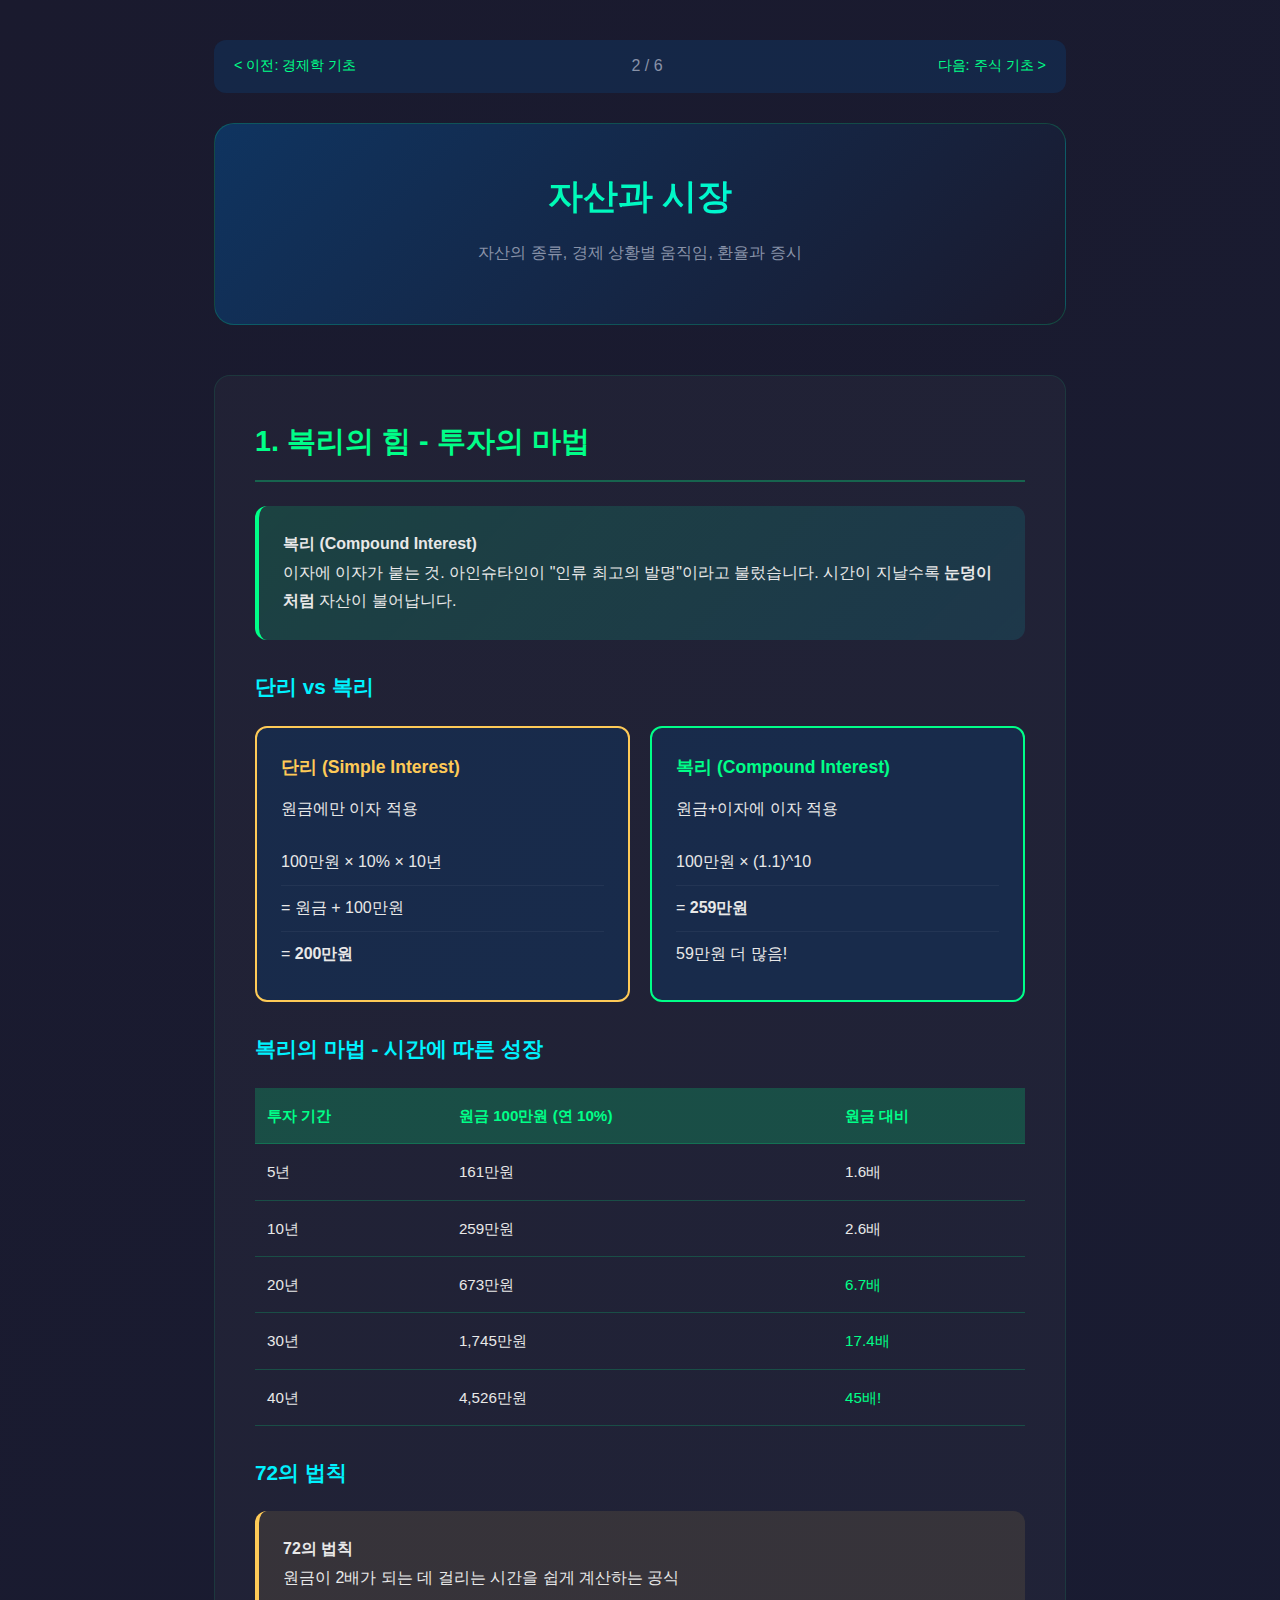
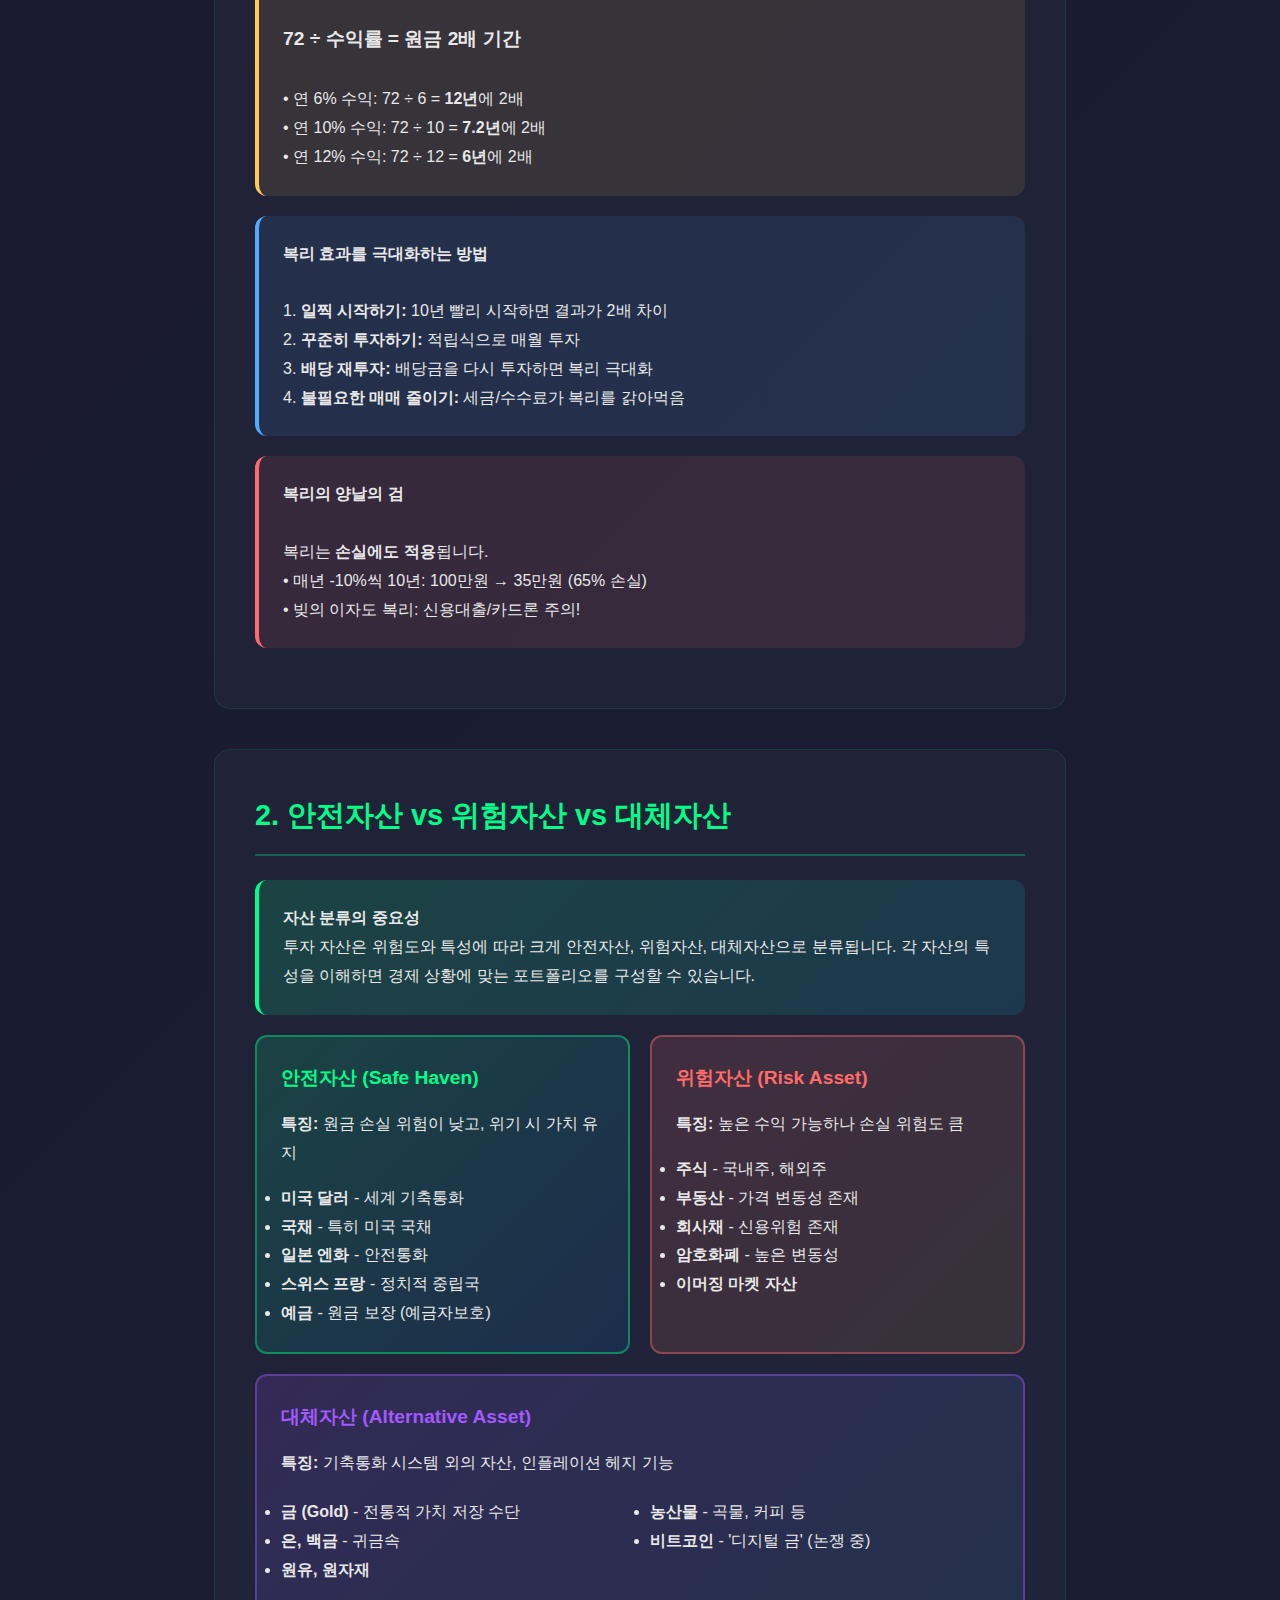
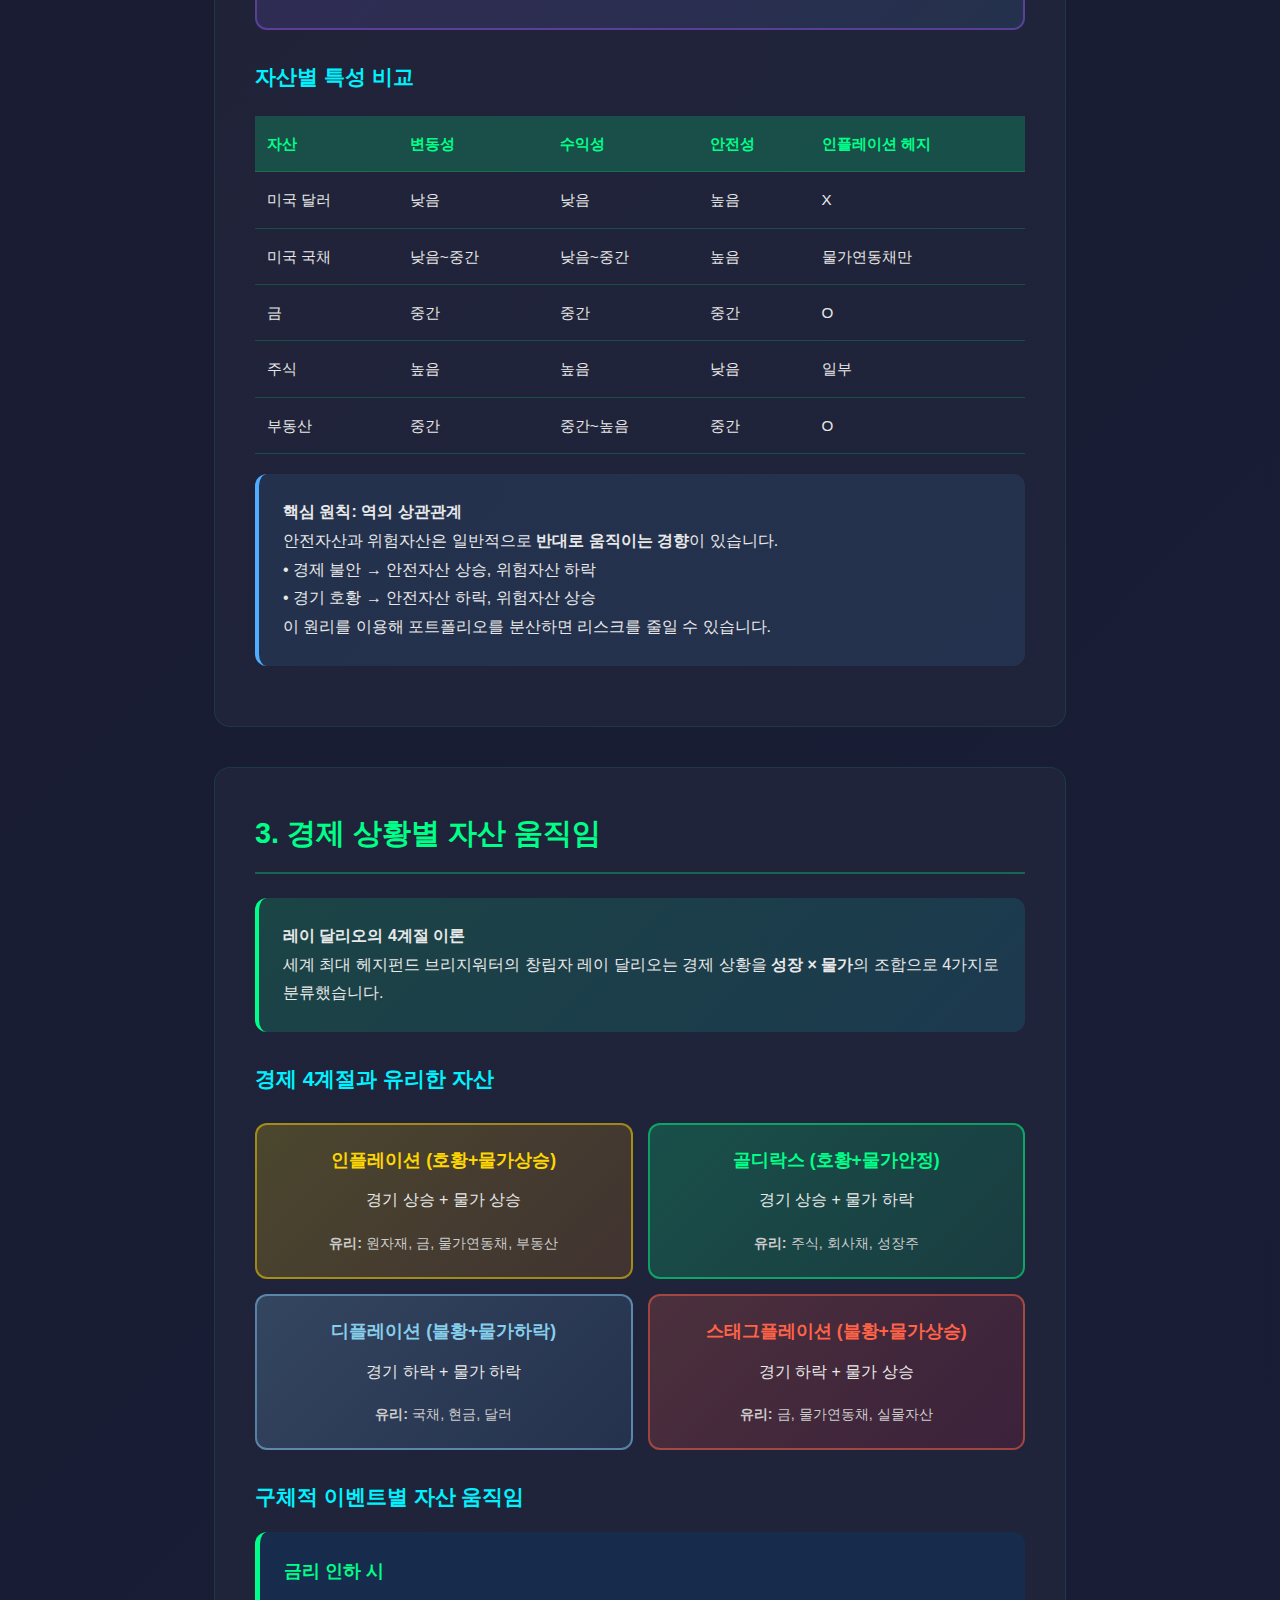
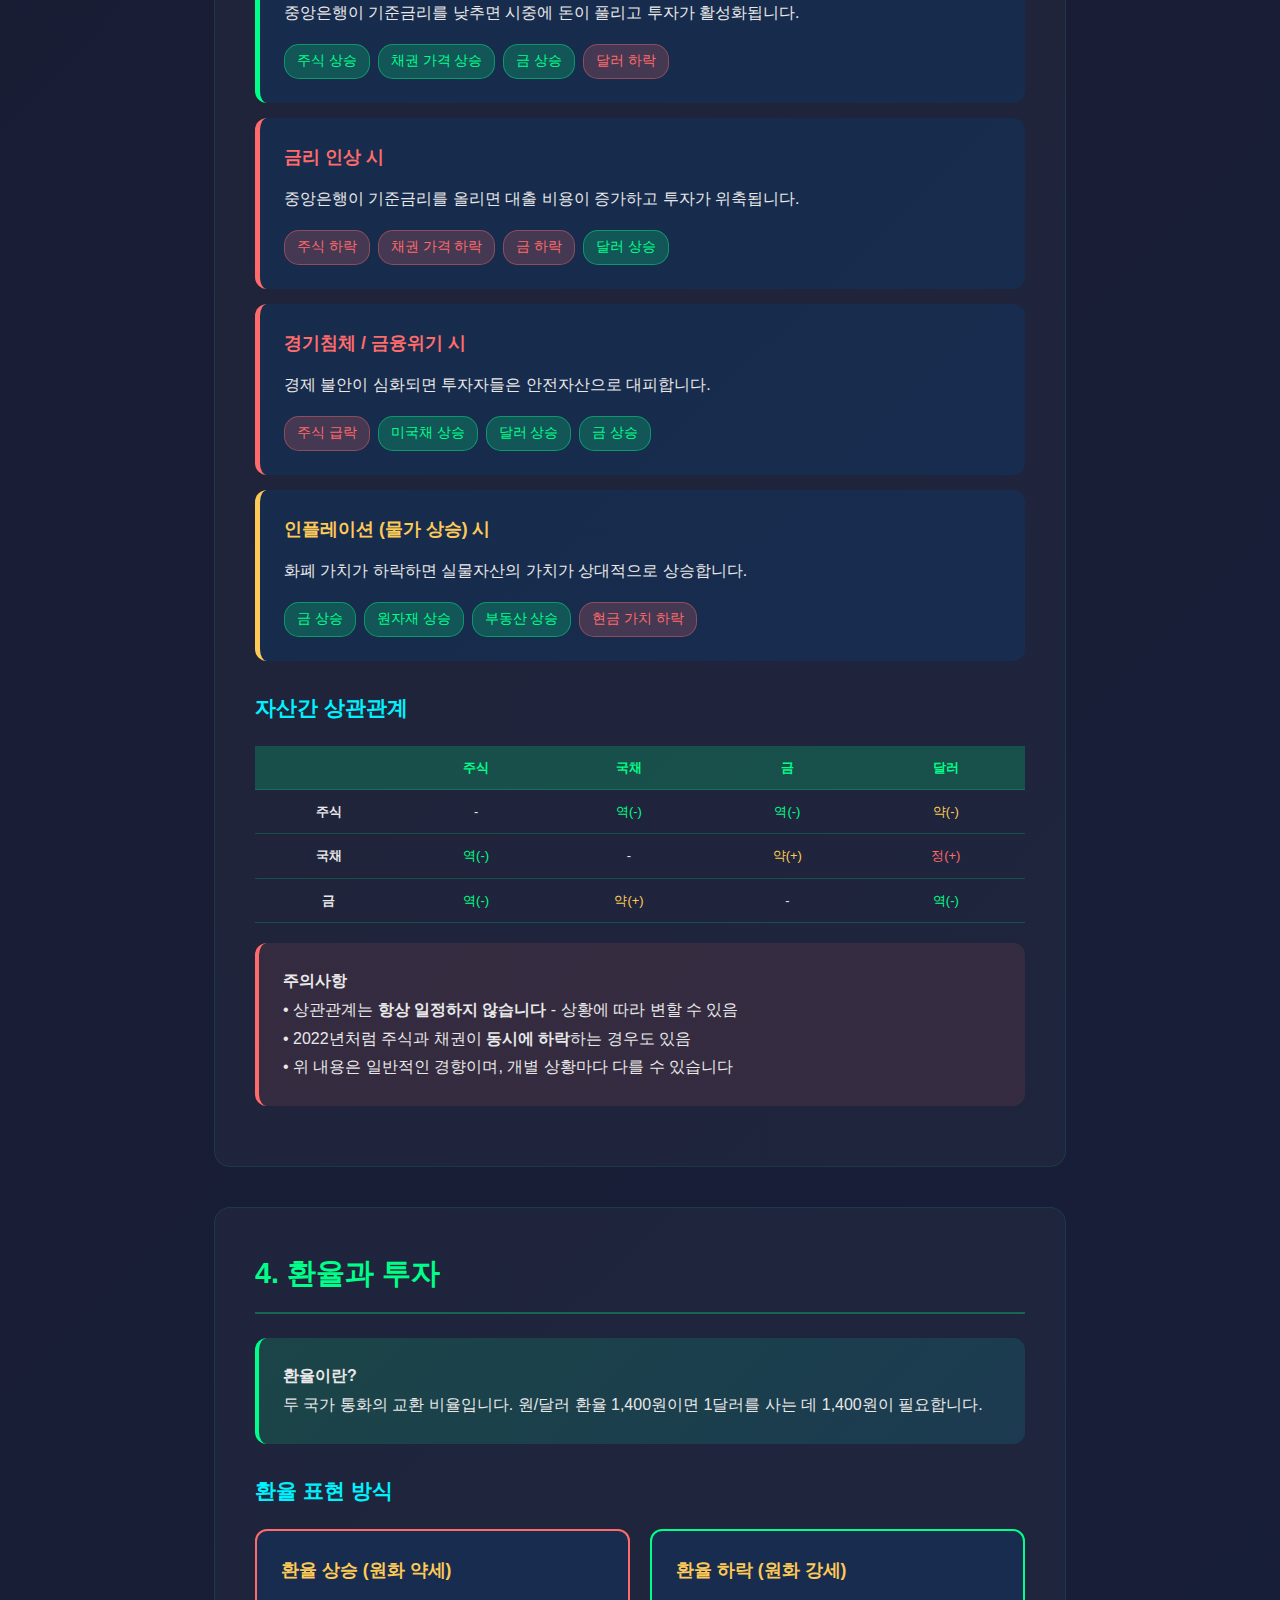
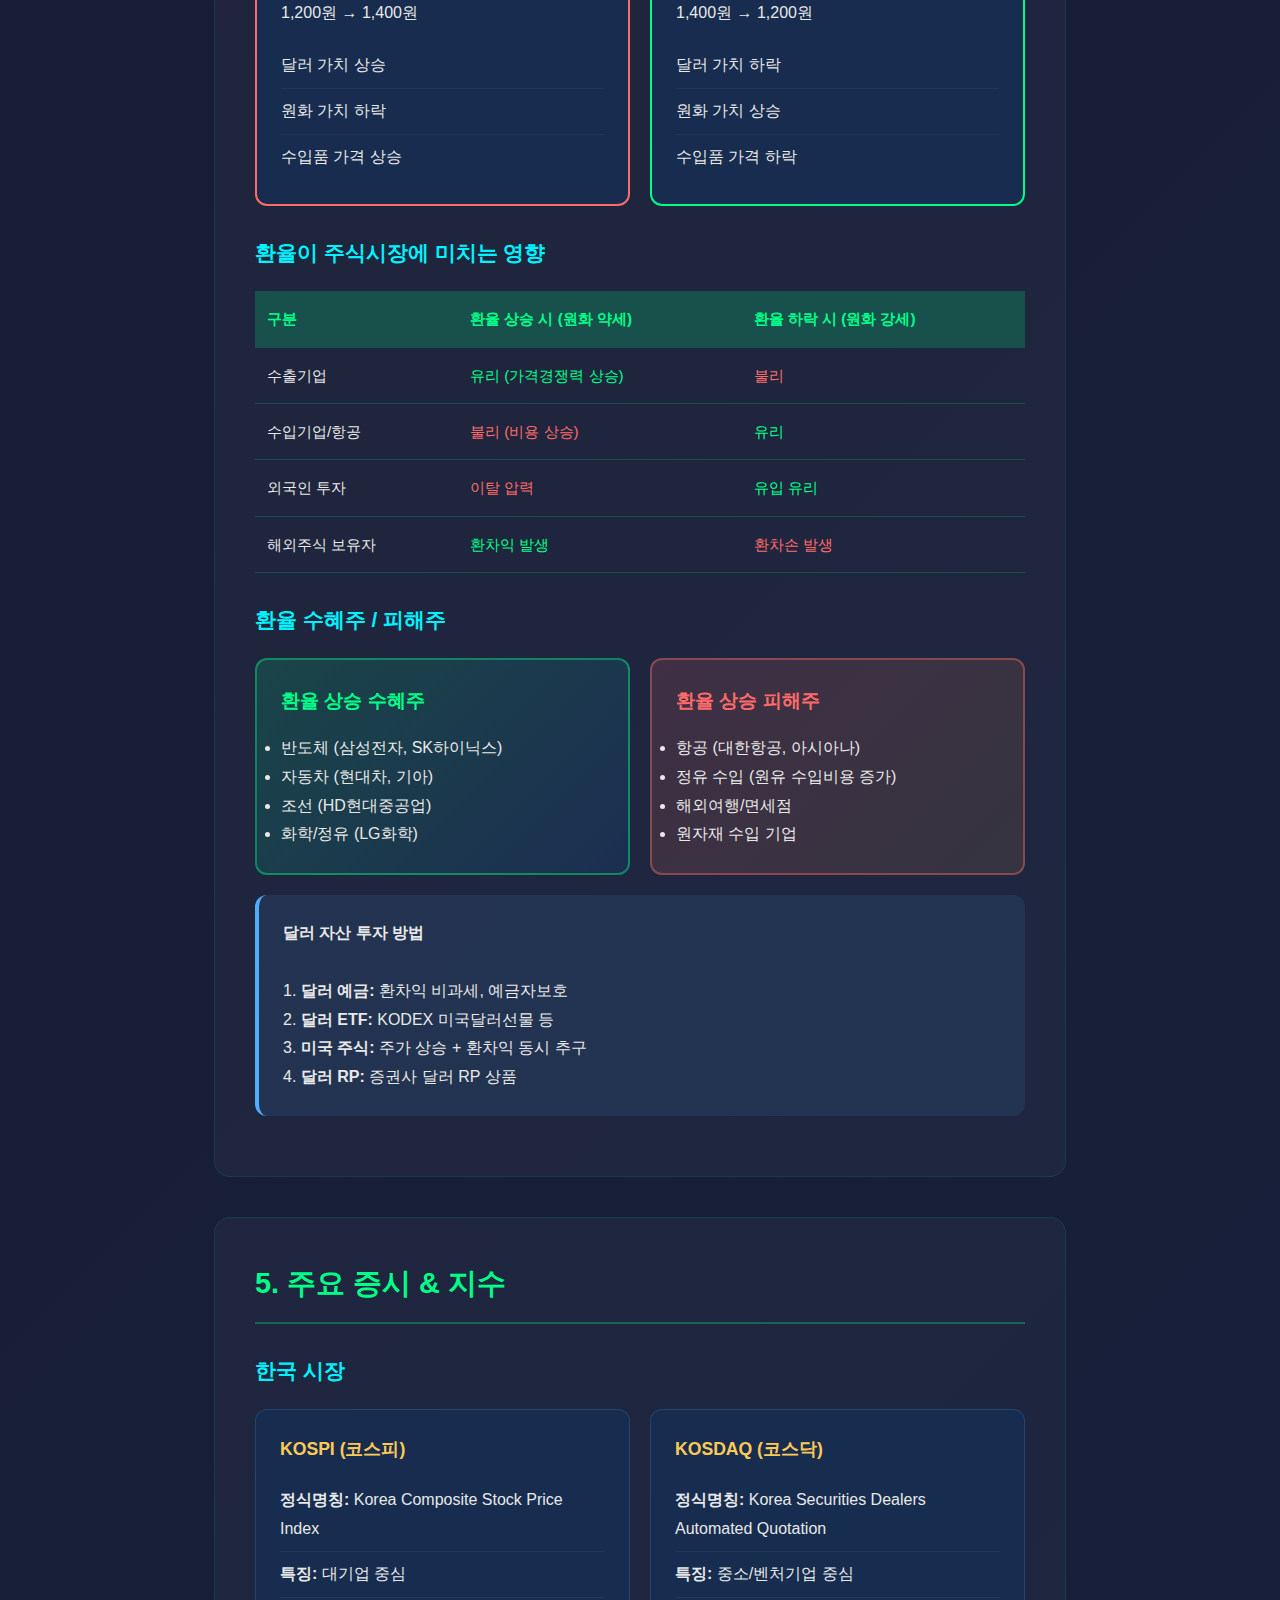
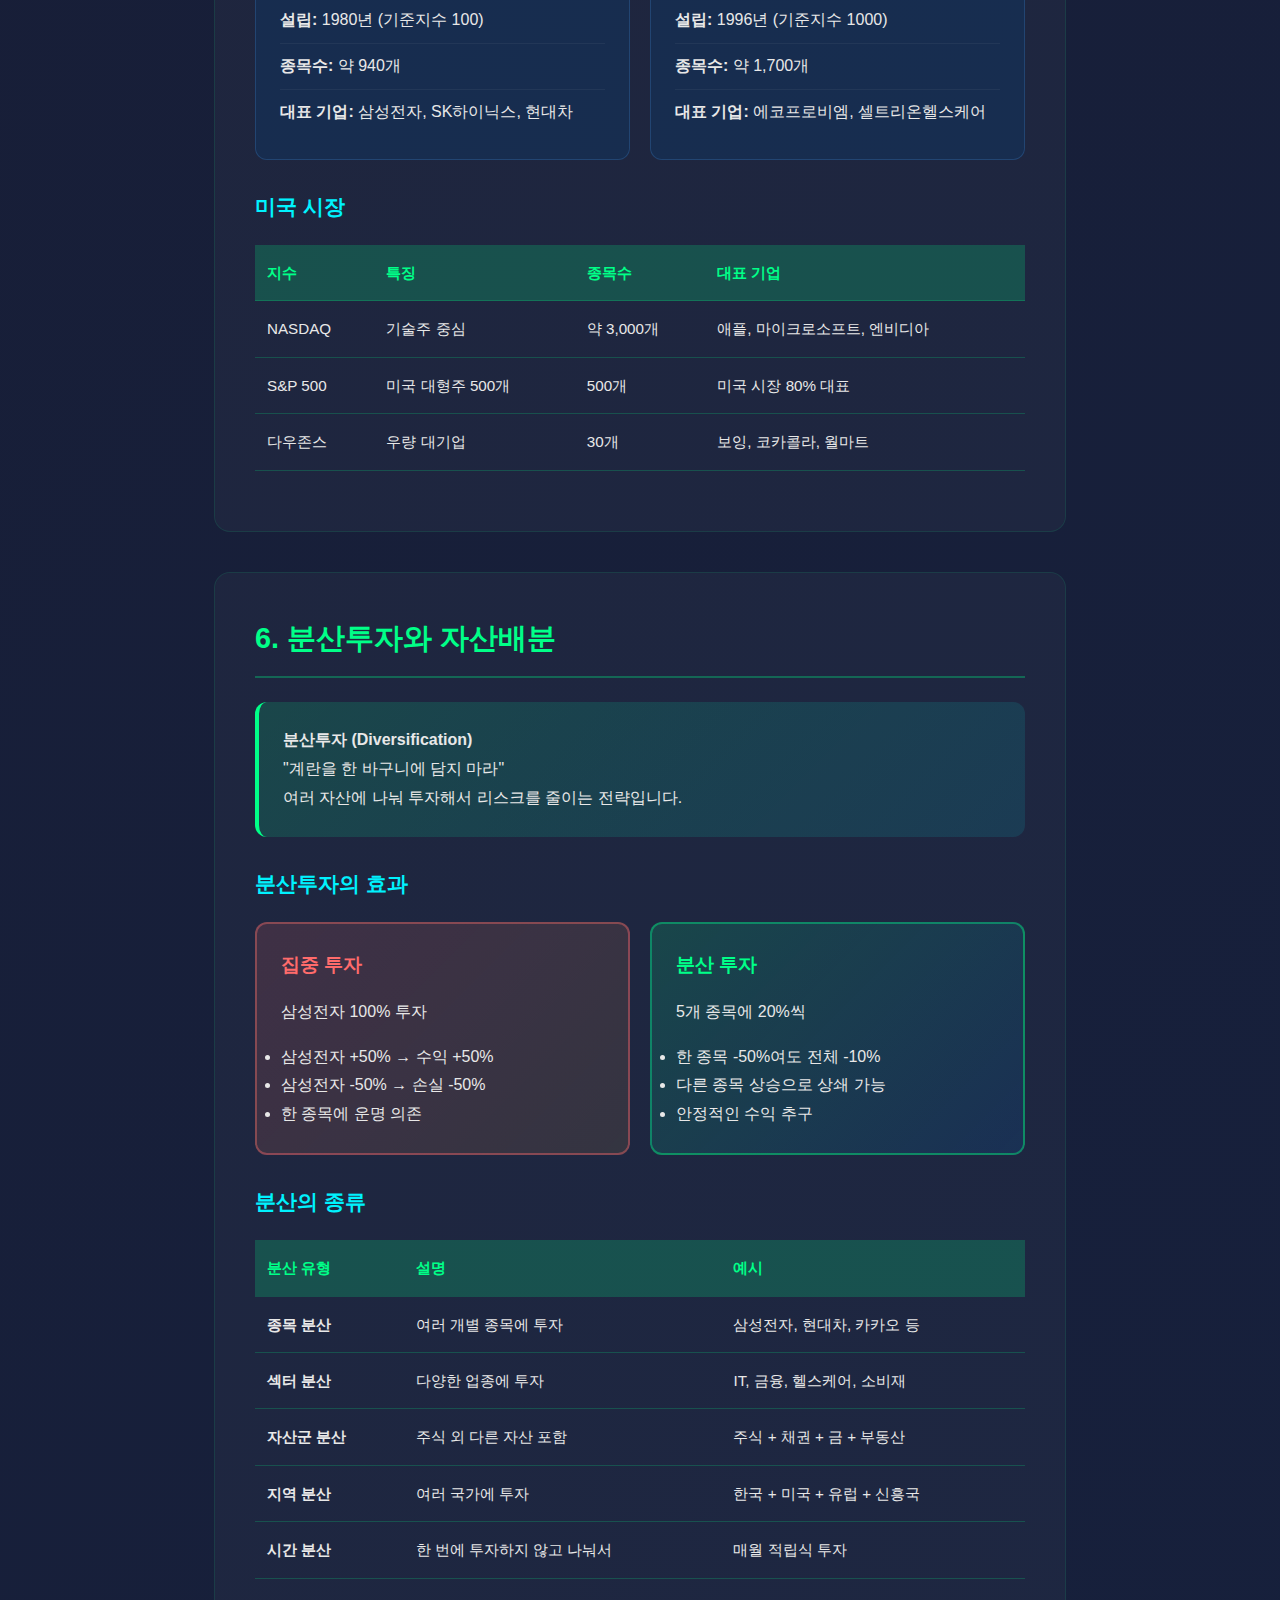
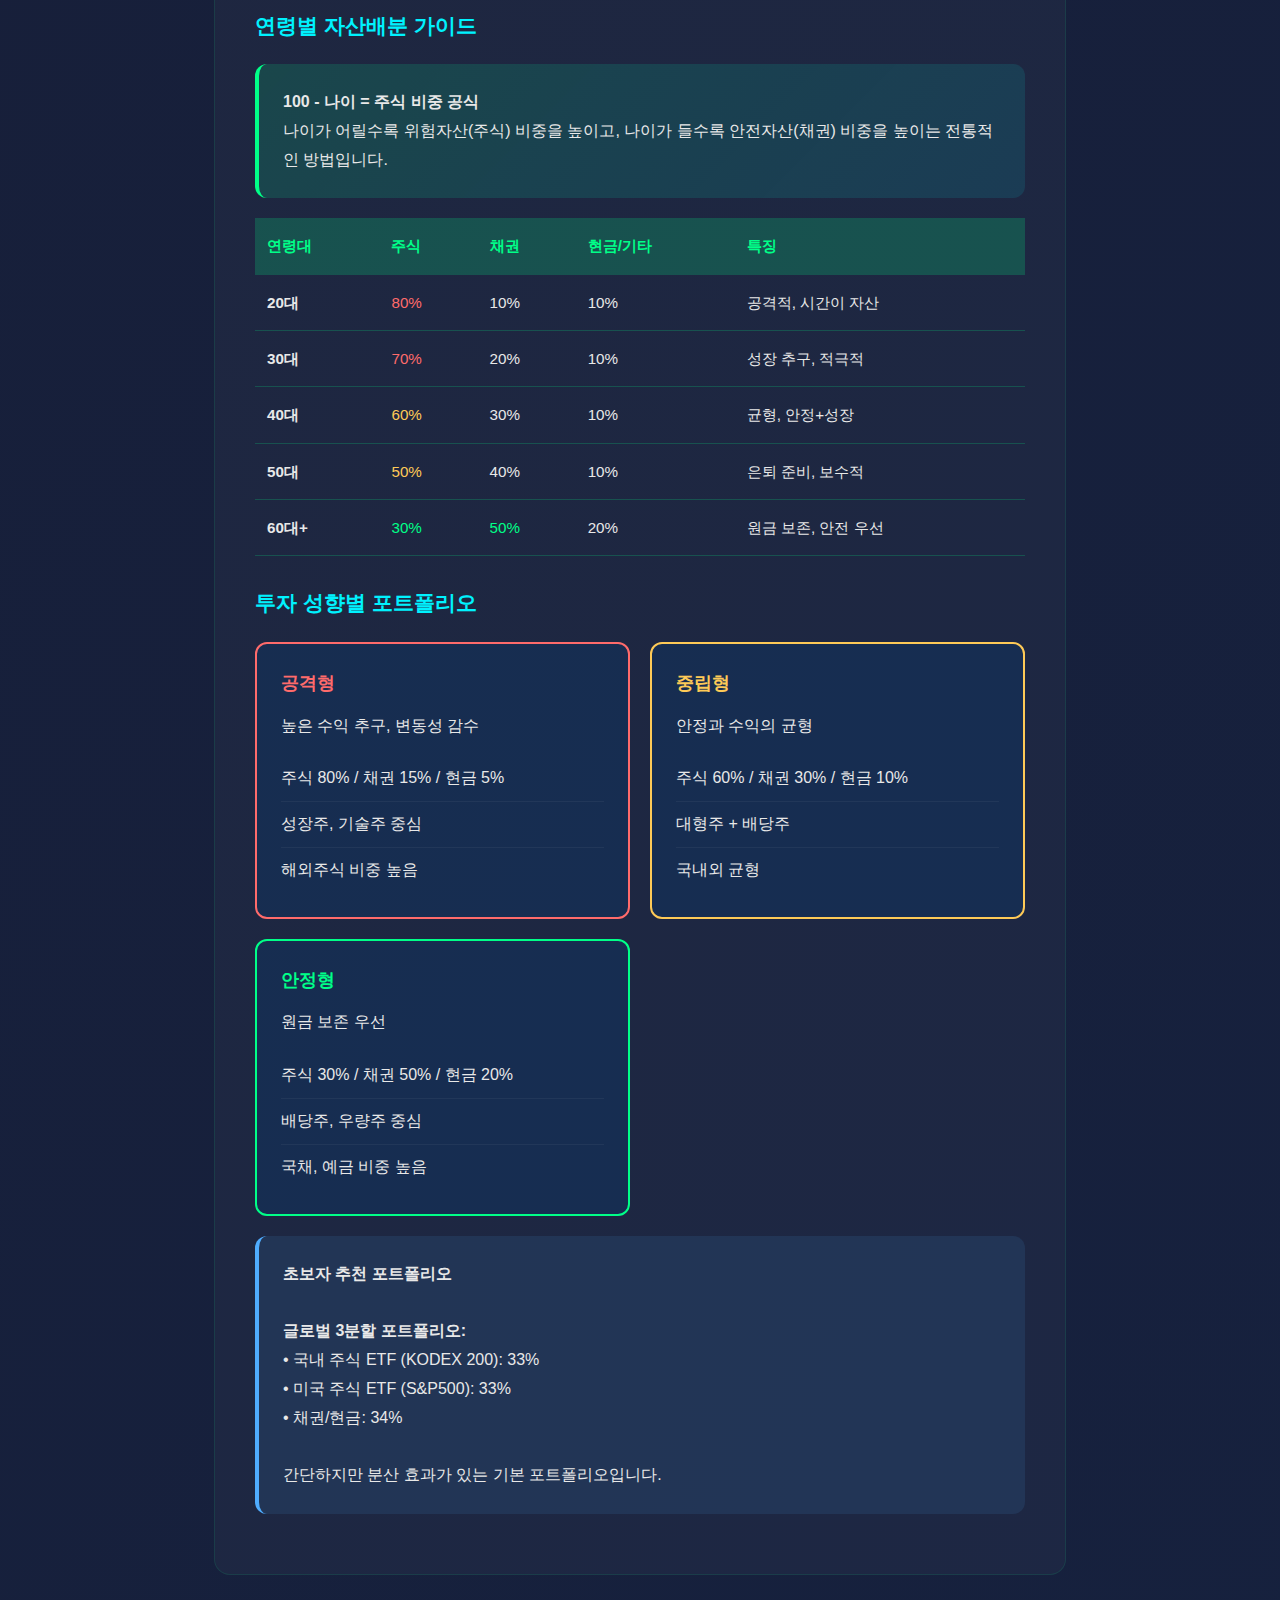
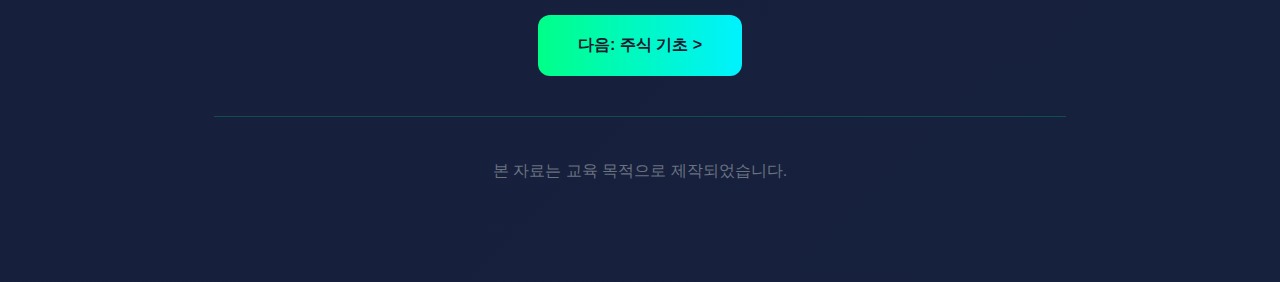
<file: education/2_assets.html>
<!DOCTYPE html>
<html lang="ko">
<head>
    <meta charset="UTF-8">
    <meta name="viewport" content="width=device-width, initial-scale=1.0, maximum-scale=5.0, user-scalable=yes">
    <title>자산과 시장 - 주식 입문자를 위한 교육</title>
    <style>
        * { margin: 0; padding: 0; box-sizing: border-box; }
        body {
            font-family: 'Pretendard', -apple-system, BlinkMacSystemFont, 'Segoe UI', sans-serif;
            background: linear-gradient(135deg, #1a1a2e 0%, #16213e 100%);
            color: #e8e8e8;
            line-height: 1.8;
            min-height: 100vh;
        }
        .container { max-width: 900px; margin: 0 auto; padding: 40px 24px; }
        header {
            text-align: center;
            margin-bottom: 50px;
            padding: 40px;
            background: linear-gradient(135deg, #0f3460 0%, #1a1a2e 100%);
            border-radius: 20px;
            border: 1px solid rgba(0, 255, 136, 0.2);
        }
        h1 {
            font-size: 2.2em;
            background: linear-gradient(90deg, #00ff88, #00f2fe);
            -webkit-background-clip: text;
            -webkit-text-fill-color: transparent;
            margin-bottom: 12px;
        }
        .subtitle { color: #8892a8; font-size: 1em; }
        .nav-bar {
            display: flex;
            justify-content: space-between;
            align-items: center;
            margin-bottom: 30px;
            padding: 12px 20px;
            background: rgba(15, 52, 96, 0.5);
            border-radius: 12px;
        }
        .nav-bar a { color: #00ff88; text-decoration: none; font-size: 0.9em; }
        .nav-bar a:hover { text-decoration: underline; }
        section {
            background: rgba(255, 255, 255, 0.03);
            padding: 40px;
            border-radius: 16px;
            margin-bottom: 40px;
            border: 1px solid rgba(0, 255, 136, 0.1);
        }
        h2 {
            color: #00ff88;
            font-size: 1.8em;
            margin-bottom: 24px;
            padding-bottom: 12px;
            border-bottom: 2px solid rgba(0, 255, 136, 0.3);
        }
        h3 { color: #00f2fe; font-size: 1.3em; margin: 28px 0 16px; }
        h4 { color: #feca57; font-size: 1.1em; margin: 20px 0 12px; }
        p { margin-bottom: 16px; }
        .definition-box {
            background: linear-gradient(135deg, rgba(0, 255, 136, 0.15) 0%, rgba(0, 242, 254, 0.1) 100%);
            padding: 24px;
            border-radius: 12px;
            margin: 20px 0;
            border-left: 4px solid #00ff88;
        }
        .example-box {
            background: rgba(254, 202, 87, 0.1);
            padding: 24px;
            border-radius: 12px;
            margin: 20px 0;
            border-left: 4px solid #feca57;
        }
        .tip-box {
            background: rgba(79, 172, 254, 0.1);
            padding: 24px;
            border-radius: 12px;
            margin: 20px 0;
            border-left: 4px solid #4facfe;
        }
        .warning-box {
            background: rgba(255, 107, 107, 0.1);
            padding: 24px;
            border-radius: 12px;
            margin: 20px 0;
            border-left: 4px solid #ff6b6b;
        }
        .table-container { width: 100%; overflow-x: auto; margin: 20px 0; }
        table { width: 100%; border-collapse: collapse; margin: 20px 0; font-size: 0.95em; }
        th, td { padding: 14px 12px; text-align: left; border-bottom: 1px solid rgba(0, 255, 136, 0.2); }
        th { background: rgba(0, 255, 136, 0.2); color: #00ff88; font-weight: 600; }
        tr:hover { background: rgba(0, 255, 136, 0.05); }
        .comparison-grid {
            display: grid;
            grid-template-columns: repeat(auto-fit, minmax(280px, 1fr));
            gap: 20px;
            margin: 20px 0;
        }
        .comparison-card {
            background: rgba(15, 52, 96, 0.5);
            padding: 24px;
            border-radius: 12px;
            border: 1px solid rgba(79, 172, 254, 0.2);
        }
        .comparison-card h4 { margin-top: 0; }
        .comparison-card ul { list-style: none; padding: 0; }
        .comparison-card li { padding: 8px 0; border-bottom: 1px solid rgba(255, 255, 255, 0.05); }
        .comparison-card li:last-child { border-bottom: none; }
        .asset-grid {
            display: grid;
            grid-template-columns: repeat(2, 1fr);
            gap: 20px;
            margin: 20px 0;
        }
        .safe-asset {
            background: linear-gradient(135deg, rgba(0, 255, 136, 0.15) 0%, rgba(0, 136, 255, 0.1) 100%);
            padding: 24px;
            border-radius: 12px;
            border: 2px solid rgba(0, 255, 136, 0.4);
        }
        .risk-asset {
            background: linear-gradient(135deg, rgba(255, 107, 107, 0.15) 0%, rgba(255, 182, 72, 0.1) 100%);
            padding: 24px;
            border-radius: 12px;
            border: 2px solid rgba(255, 107, 107, 0.4);
        }
        .alt-asset {
            background: linear-gradient(135deg, rgba(162, 89, 255, 0.15) 0%, rgba(79, 172, 254, 0.1) 100%);
            padding: 24px;
            border-radius: 12px;
            border: 2px solid rgba(162, 89, 255, 0.4);
        }
        .asset-title {
            font-size: 1.2em;
            font-weight: bold;
            margin-bottom: 15px;
            display: flex;
            align-items: center;
            gap: 10px;
        }
        .safe-asset .asset-title { color: #00ff88; }
        .risk-asset .asset-title { color: #ff6b6b; }
        .alt-asset .asset-title { color: #a259ff; }
        .quadrant-grid {
            display: grid;
            grid-template-columns: repeat(2, 1fr);
            gap: 15px;
            margin: 25px 0;
        }
        .quadrant { padding: 20px; border-radius: 12px; text-align: center; }
        .quadrant-1 { background: linear-gradient(135deg, rgba(255, 215, 0, 0.2) 0%, rgba(255, 140, 0, 0.15) 100%); border: 2px solid rgba(255, 215, 0, 0.5); }
        .quadrant-2 { background: linear-gradient(135deg, rgba(0, 255, 136, 0.2) 0%, rgba(0, 200, 100, 0.15) 100%); border: 2px solid rgba(0, 255, 136, 0.5); }
        .quadrant-3 { background: linear-gradient(135deg, rgba(135, 206, 250, 0.2) 0%, rgba(70, 130, 180, 0.15) 100%); border: 2px solid rgba(135, 206, 250, 0.5); }
        .quadrant-4 { background: linear-gradient(135deg, rgba(255, 99, 71, 0.2) 0%, rgba(220, 20, 60, 0.15) 100%); border: 2px solid rgba(255, 99, 71, 0.5); }
        .quadrant h4 { margin-top: 0; margin-bottom: 10px; }
        .quadrant-1 h4 { color: #ffd700; }
        .quadrant-2 h4 { color: #00ff88; }
        .quadrant-3 h4 { color: #87ceeb; }
        .quadrant-4 h4 { color: #ff6347; }
        .quadrant-assets { font-size: 0.9em; color: #ccc; margin-top: 10px; }
        .scenario-card {
            background: rgba(15, 52, 96, 0.5);
            padding: 24px;
            border-radius: 12px;
            margin: 15px 0;
            border-left: 5px solid;
        }
        .scenario-card.bullish { border-color: #00ff88; }
        .scenario-card.bearish { border-color: #ff6b6b; }
        .scenario-card.neutral { border-color: #feca57; }
        .scenario-title { font-size: 1.1em; font-weight: bold; margin-bottom: 12px; }
        .scenario-card.bullish .scenario-title { color: #00ff88; }
        .scenario-card.bearish .scenario-title { color: #ff6b6b; }
        .scenario-card.neutral .scenario-title { color: #feca57; }
        .asset-movement { display: flex; flex-wrap: wrap; gap: 8px; margin-top: 10px; }
        .asset-tag { padding: 4px 12px; border-radius: 15px; font-size: 0.85em; font-weight: 500; }
        .asset-up { background: rgba(0, 255, 136, 0.2); color: #00ff88; border: 1px solid rgba(0, 255, 136, 0.4); }
        .asset-down { background: rgba(255, 107, 107, 0.2); color: #ff6b6b; border: 1px solid rgba(255, 107, 107, 0.4); }
        .asset-stable { background: rgba(254, 202, 87, 0.2); color: #feca57; border: 1px solid rgba(254, 202, 87, 0.4); }
        .correlation-table th, .correlation-table td { text-align: center; padding: 10px 8px; font-size: 0.85em; }
        .corr-positive { color: #ff6b6b; }
        .corr-negative { color: #00ff88; }
        .corr-neutral { color: #feca57; }
        footer {
            text-align: center;
            padding: 40px;
            color: #6b7280;
            border-top: 1px solid rgba(0, 255, 136, 0.2);
            margin-top: 40px;
        }
        .next-page { text-align: center; margin-top: 40px; }
        .next-page a {
            display: inline-block;
            background: linear-gradient(90deg, #00ff88, #00f2fe);
            color: #1a1a2e;
            padding: 16px 40px;
            border-radius: 12px;
            text-decoration: none;
            font-weight: bold;
            transition: all 0.3s ease;
        }
        .next-page a:hover { transform: scale(1.05); }
        @media (max-width: 768px) {
            .container { padding: 16px 12px; }
            h1 { font-size: 1.6em; }
            h2 { font-size: 1.4em; }
            section { padding: 20px 16px; }
            .asset-grid, .quadrant-grid { grid-template-columns: 1fr; }
        }
    </style>
</head>
<body>
    <div class="container">
        <div class="nav-bar">
            <a href="1_economics.html">< 이전: 경제학 기초</a>
            <span style="color: #8892a8;">2 / 6</span>
            <a href="3_stocks.html">다음: 주식 기초 ></a>
        </div>

        <header>
            <h1>자산과 시장</h1>
            <p class="subtitle">자산의 종류, 경제 상황별 움직임, 환율과 증시</p>
        </header>

        <!-- NEW Section: 복리의 힘 -->
        <section>
            <h2>1. 복리의 힘 - 투자의 마법</h2>

            <div class="definition-box">
                <strong>복리 (Compound Interest)</strong><br>
                이자에 이자가 붙는 것. 아인슈타인이 "인류 최고의 발명"이라고 불렀습니다.
                시간이 지날수록 <strong>눈덩이처럼</strong> 자산이 불어납니다.
            </div>

            <h3>단리 vs 복리</h3>
            <div class="comparison-grid">
                <div class="comparison-card" style="border: 2px solid #feca57;">
                    <h4 style="color: #feca57;">단리 (Simple Interest)</h4>
                    <p>원금에만 이자 적용</p>
                    <ul>
                        <li>100만원 × 10% × 10년</li>
                        <li>= 원금 + 100만원</li>
                        <li>= <strong>200만원</strong></li>
                    </ul>
                </div>
                <div class="comparison-card" style="border: 2px solid #00ff88;">
                    <h4 style="color: #00ff88;">복리 (Compound Interest)</h4>
                    <p>원금+이자에 이자 적용</p>
                    <ul>
                        <li>100만원 × (1.1)^10</li>
                        <li>= <strong>259만원</strong></li>
                        <li>59만원 더 많음!</li>
                    </ul>
                </div>
            </div>

            <h3>복리의 마법 - 시간에 따른 성장</h3>
            <table>
                <tr>
                    <th>투자 기간</th>
                    <th>원금 100만원 (연 10%)</th>
                    <th>원금 대비</th>
                </tr>
                <tr>
                    <td>5년</td>
                    <td>161만원</td>
                    <td>1.6배</td>
                </tr>
                <tr>
                    <td>10년</td>
                    <td>259만원</td>
                    <td>2.6배</td>
                </tr>
                <tr>
                    <td>20년</td>
                    <td>673만원</td>
                    <td style="color: #00ff88;">6.7배</td>
                </tr>
                <tr>
                    <td>30년</td>
                    <td>1,745만원</td>
                    <td style="color: #00ff88;">17.4배</td>
                </tr>
                <tr>
                    <td>40년</td>
                    <td>4,526만원</td>
                    <td style="color: #00ff88;">45배!</td>
                </tr>
            </table>

            <h3>72의 법칙</h3>
            <div class="example-box">
                <strong>72의 법칙</strong><br>
                원금이 2배가 되는 데 걸리는 시간을 쉽게 계산하는 공식<br><br>
                <strong style="font-size: 1.2em;">72 ÷ 수익률 = 원금 2배 기간</strong><br><br>
                • 연 6% 수익: 72 ÷ 6 = <strong>12년</strong>에 2배<br>
                • 연 10% 수익: 72 ÷ 10 = <strong>7.2년</strong>에 2배<br>
                • 연 12% 수익: 72 ÷ 12 = <strong>6년</strong>에 2배
            </div>

            <div class="tip-box">
                <strong>복리 효과를 극대화하는 방법</strong><br><br>
                1. <strong>일찍 시작하기:</strong> 10년 빨리 시작하면 결과가 2배 차이<br>
                2. <strong>꾸준히 투자하기:</strong> 적립식으로 매월 투자<br>
                3. <strong>배당 재투자:</strong> 배당금을 다시 투자하면 복리 극대화<br>
                4. <strong>불필요한 매매 줄이기:</strong> 세금/수수료가 복리를 갉아먹음
            </div>

            <div class="warning-box">
                <strong>복리의 양날의 검</strong><br><br>
                복리는 <strong>손실에도 적용</strong>됩니다.<br>
                • 매년 -10%씩 10년: 100만원 → 35만원 (65% 손실)<br>
                • 빚의 이자도 복리: 신용대출/카드론 주의!
            </div>
        </section>

        <!-- Section 3: 안전자산 vs 위험자산 -->
        <section>
            <h2>2. 안전자산 vs 위험자산 vs 대체자산</h2>

            <div class="definition-box">
                <strong>자산 분류의 중요성</strong><br>
                투자 자산은 위험도와 특성에 따라 크게 안전자산, 위험자산, 대체자산으로 분류됩니다.
                각 자산의 특성을 이해하면 경제 상황에 맞는 포트폴리오를 구성할 수 있습니다.
            </div>

            <div class="asset-grid">
                <div class="safe-asset">
                    <div class="asset-title">안전자산 (Safe Haven)</div>
                    <p><strong>특징:</strong> 원금 손실 위험이 낮고, 위기 시 가치 유지</p>
                    <ul>
                        <li><strong>미국 달러</strong> - 세계 기축통화</li>
                        <li><strong>국채</strong> - 특히 미국 국채</li>
                        <li><strong>일본 엔화</strong> - 안전통화</li>
                        <li><strong>스위스 프랑</strong> - 정치적 중립국</li>
                        <li><strong>예금</strong> - 원금 보장 (예금자보호)</li>
                    </ul>
                </div>

                <div class="risk-asset">
                    <div class="asset-title">위험자산 (Risk Asset)</div>
                    <p><strong>특징:</strong> 높은 수익 가능하나 손실 위험도 큼</p>
                    <ul>
                        <li><strong>주식</strong> - 국내주, 해외주</li>
                        <li><strong>부동산</strong> - 가격 변동성 존재</li>
                        <li><strong>회사채</strong> - 신용위험 존재</li>
                        <li><strong>암호화폐</strong> - 높은 변동성</li>
                        <li><strong>이머징 마켓 자산</strong></li>
                    </ul>
                </div>
            </div>

            <div class="alt-asset" style="margin-top: 20px;">
                <div class="asset-title">대체자산 (Alternative Asset)</div>
                <p><strong>특징:</strong> 기축통화 시스템 외의 자산, 인플레이션 헤지 기능</p>
                <div class="comparison-grid">
                    <div>
                        <ul>
                            <li><strong>금 (Gold)</strong> - 전통적 가치 저장 수단</li>
                            <li><strong>은, 백금</strong> - 귀금속</li>
                            <li><strong>원유, 원자재</strong></li>
                        </ul>
                    </div>
                    <div>
                        <ul>
                            <li><strong>농산물</strong> - 곡물, 커피 등</li>
                            <li><strong>비트코인</strong> - '디지털 금' (논쟁 중)</li>
                        </ul>
                    </div>
                </div>
            </div>

            <h3>자산별 특성 비교</h3>
            <table>
                <tr>
                    <th>자산</th>
                    <th>변동성</th>
                    <th>수익성</th>
                    <th>안전성</th>
                    <th>인플레이션 헤지</th>
                </tr>
                <tr>
                    <td>미국 달러</td>
                    <td>낮음</td>
                    <td>낮음</td>
                    <td>높음</td>
                    <td>X</td>
                </tr>
                <tr>
                    <td>미국 국채</td>
                    <td>낮음~중간</td>
                    <td>낮음~중간</td>
                    <td>높음</td>
                    <td>물가연동채만</td>
                </tr>
                <tr>
                    <td>금</td>
                    <td>중간</td>
                    <td>중간</td>
                    <td>중간</td>
                    <td>O</td>
                </tr>
                <tr>
                    <td>주식</td>
                    <td>높음</td>
                    <td>높음</td>
                    <td>낮음</td>
                    <td>일부</td>
                </tr>
                <tr>
                    <td>부동산</td>
                    <td>중간</td>
                    <td>중간~높음</td>
                    <td>중간</td>
                    <td>O</td>
                </tr>
            </table>

            <div class="tip-box">
                <strong>핵심 원칙: 역의 상관관계</strong><br>
                안전자산과 위험자산은 일반적으로 <strong>반대로 움직이는 경향</strong>이 있습니다.<br>
                • 경제 불안 → 안전자산 상승, 위험자산 하락<br>
                • 경기 호황 → 안전자산 하락, 위험자산 상승<br>
                이 원리를 이용해 포트폴리오를 분산하면 리스크를 줄일 수 있습니다.
            </div>
        </section>

        <!-- Section 4: 경제 상황별 자산 움직임 -->
        <section>
            <h2>3. 경제 상황별 자산 움직임</h2>

            <div class="definition-box">
                <strong>레이 달리오의 4계절 이론</strong><br>
                세계 최대 헤지펀드 브리지워터의 창립자 레이 달리오는 경제 상황을
                <strong>성장 × 물가</strong>의 조합으로 4가지로 분류했습니다.
            </div>

            <h3>경제 4계절과 유리한 자산</h3>

            <div class="quadrant-grid">
                <div class="quadrant quadrant-1">
                    <h4>인플레이션 (호황+물가상승)</h4>
                    <p>경기 상승 + 물가 상승</p>
                    <div class="quadrant-assets">
                        <strong>유리:</strong> 원자재, 금, 물가연동채, 부동산
                    </div>
                </div>

                <div class="quadrant quadrant-2">
                    <h4>골디락스 (호황+물가안정)</h4>
                    <p>경기 상승 + 물가 하락</p>
                    <div class="quadrant-assets">
                        <strong>유리:</strong> 주식, 회사채, 성장주
                    </div>
                </div>

                <div class="quadrant quadrant-3">
                    <h4>디플레이션 (불황+물가하락)</h4>
                    <p>경기 하락 + 물가 하락</p>
                    <div class="quadrant-assets">
                        <strong>유리:</strong> 국채, 현금, 달러
                    </div>
                </div>

                <div class="quadrant quadrant-4">
                    <h4>스태그플레이션 (불황+물가상승)</h4>
                    <p>경기 하락 + 물가 상승</p>
                    <div class="quadrant-assets">
                        <strong>유리:</strong> 금, 물가연동채, 실물자산
                    </div>
                </div>
            </div>

            <h3>구체적 이벤트별 자산 움직임</h3>

            <div class="scenario-card bullish">
                <div class="scenario-title">금리 인하 시</div>
                <p>중앙은행이 기준금리를 낮추면 시중에 돈이 풀리고 투자가 활성화됩니다.</p>
                <div class="asset-movement">
                    <span class="asset-tag asset-up">주식 상승</span>
                    <span class="asset-tag asset-up">채권 가격 상승</span>
                    <span class="asset-tag asset-up">금 상승</span>
                    <span class="asset-tag asset-down">달러 하락</span>
                </div>
            </div>

            <div class="scenario-card bearish">
                <div class="scenario-title">금리 인상 시</div>
                <p>중앙은행이 기준금리를 올리면 대출 비용이 증가하고 투자가 위축됩니다.</p>
                <div class="asset-movement">
                    <span class="asset-tag asset-down">주식 하락</span>
                    <span class="asset-tag asset-down">채권 가격 하락</span>
                    <span class="asset-tag asset-down">금 하락</span>
                    <span class="asset-tag asset-up">달러 상승</span>
                </div>
            </div>

            <div class="scenario-card bearish">
                <div class="scenario-title">경기침체 / 금융위기 시</div>
                <p>경제 불안이 심화되면 투자자들은 안전자산으로 대피합니다.</p>
                <div class="asset-movement">
                    <span class="asset-tag asset-down">주식 급락</span>
                    <span class="asset-tag asset-up">미국채 상승</span>
                    <span class="asset-tag asset-up">달러 상승</span>
                    <span class="asset-tag asset-up">금 상승</span>
                </div>
            </div>

            <div class="scenario-card neutral">
                <div class="scenario-title">인플레이션 (물가 상승) 시</div>
                <p>화폐 가치가 하락하면 실물자산의 가치가 상대적으로 상승합니다.</p>
                <div class="asset-movement">
                    <span class="asset-tag asset-up">금 상승</span>
                    <span class="asset-tag asset-up">원자재 상승</span>
                    <span class="asset-tag asset-up">부동산 상승</span>
                    <span class="asset-tag asset-down">현금 가치 하락</span>
                </div>
            </div>

            <h3>자산간 상관관계</h3>
            <table class="correlation-table">
                <tr>
                    <th></th>
                    <th>주식</th>
                    <th>국채</th>
                    <th>금</th>
                    <th>달러</th>
                </tr>
                <tr>
                    <td><strong>주식</strong></td>
                    <td>-</td>
                    <td class="corr-negative">역(-)</td>
                    <td class="corr-negative">역(-)</td>
                    <td class="corr-neutral">약(-)</td>
                </tr>
                <tr>
                    <td><strong>국채</strong></td>
                    <td class="corr-negative">역(-)</td>
                    <td>-</td>
                    <td class="corr-neutral">약(+)</td>
                    <td class="corr-positive">정(+)</td>
                </tr>
                <tr>
                    <td><strong>금</strong></td>
                    <td class="corr-negative">역(-)</td>
                    <td class="corr-neutral">약(+)</td>
                    <td>-</td>
                    <td class="corr-negative">역(-)</td>
                </tr>
            </table>

            <div class="warning-box">
                <strong>주의사항</strong><br>
                • 상관관계는 <strong>항상 일정하지 않습니다</strong> - 상황에 따라 변할 수 있음<br>
                • 2022년처럼 주식과 채권이 <strong>동시에 하락</strong>하는 경우도 있음<br>
                • 위 내용은 일반적인 경향이며, 개별 상황마다 다를 수 있습니다
            </div>
        </section>

        <!-- Section 7: 환율과 투자 -->
        <section>
            <h2>4. 환율과 투자</h2>

            <div class="definition-box">
                <strong>환율이란?</strong><br>
                두 국가 통화의 교환 비율입니다. 원/달러 환율 1,400원이면 1달러를 사는 데 1,400원이 필요합니다.
            </div>

            <h3>환율 표현 방식</h3>
            <div class="comparison-grid">
                <div class="comparison-card" style="border: 2px solid #ff6b6b;">
                    <h4>환율 상승 (원화 약세)</h4>
                    <p>1,200원 → 1,400원</p>
                    <ul>
                        <li>달러 가치 상승</li>
                        <li>원화 가치 하락</li>
                        <li>수입품 가격 상승</li>
                    </ul>
                </div>
                <div class="comparison-card" style="border: 2px solid #00ff88;">
                    <h4>환율 하락 (원화 강세)</h4>
                    <p>1,400원 → 1,200원</p>
                    <ul>
                        <li>달러 가치 하락</li>
                        <li>원화 가치 상승</li>
                        <li>수입품 가격 하락</li>
                    </ul>
                </div>
            </div>

            <h3>환율이 주식시장에 미치는 영향</h3>
            <table>
                <tr>
                    <th>구분</th>
                    <th>환율 상승 시 (원화 약세)</th>
                    <th>환율 하락 시 (원화 강세)</th>
                </tr>
                <tr>
                    <td>수출기업</td>
                    <td style="color: #00ff88;">유리 (가격경쟁력 상승)</td>
                    <td style="color: #ff6b6b;">불리</td>
                </tr>
                <tr>
                    <td>수입기업/항공</td>
                    <td style="color: #ff6b6b;">불리 (비용 상승)</td>
                    <td style="color: #00ff88;">유리</td>
                </tr>
                <tr>
                    <td>외국인 투자</td>
                    <td style="color: #ff6b6b;">이탈 압력</td>
                    <td style="color: #00ff88;">유입 유리</td>
                </tr>
                <tr>
                    <td>해외주식 보유자</td>
                    <td style="color: #00ff88;">환차익 발생</td>
                    <td style="color: #ff6b6b;">환차손 발생</td>
                </tr>
            </table>

            <h3>환율 수혜주 / 피해주</h3>
            <div class="comparison-grid">
                <div class="safe-asset">
                    <div class="asset-title">환율 상승 수혜주</div>
                    <ul>
                        <li>반도체 (삼성전자, SK하이닉스)</li>
                        <li>자동차 (현대차, 기아)</li>
                        <li>조선 (HD현대중공업)</li>
                        <li>화학/정유 (LG화학)</li>
                    </ul>
                </div>
                <div class="risk-asset">
                    <div class="asset-title">환율 상승 피해주</div>
                    <ul>
                        <li>항공 (대한항공, 아시아나)</li>
                        <li>정유 수입 (원유 수입비용 증가)</li>
                        <li>해외여행/면세점</li>
                        <li>원자재 수입 기업</li>
                    </ul>
                </div>
            </div>

            <div class="tip-box">
                <strong>달러 자산 투자 방법</strong><br><br>
                1. <strong>달러 예금:</strong> 환차익 비과세, 예금자보호<br>
                2. <strong>달러 ETF:</strong> KODEX 미국달러선물 등<br>
                3. <strong>미국 주식:</strong> 주가 상승 + 환차익 동시 추구<br>
                4. <strong>달러 RP:</strong> 증권사 달러 RP 상품
            </div>
        </section>

        <!-- Section 10: 주요 증시 & 지수 -->
        <section>
            <h2>5. 주요 증시 & 지수</h2>

            <h3>한국 시장</h3>
            <div class="comparison-grid">
                <div class="comparison-card">
                    <h4>KOSPI (코스피)</h4>
                    <ul>
                        <li><strong>정식명칭:</strong> Korea Composite Stock Price Index</li>
                        <li><strong>특징:</strong> 대기업 중심</li>
                        <li><strong>설립:</strong> 1980년 (기준지수 100)</li>
                        <li><strong>종목수:</strong> 약 940개</li>
                        <li><strong>대표 기업:</strong> 삼성전자, SK하이닉스, 현대차</li>
                    </ul>
                </div>
                <div class="comparison-card">
                    <h4>KOSDAQ (코스닥)</h4>
                    <ul>
                        <li><strong>정식명칭:</strong> Korea Securities Dealers Automated Quotation</li>
                        <li><strong>특징:</strong> 중소/벤처기업 중심</li>
                        <li><strong>설립:</strong> 1996년 (기준지수 1000)</li>
                        <li><strong>종목수:</strong> 약 1,700개</li>
                        <li><strong>대표 기업:</strong> 에코프로비엠, 셀트리온헬스케어</li>
                    </ul>
                </div>
            </div>

            <h3>미국 시장</h3>
            <table>
                <tr>
                    <th>지수</th>
                    <th>특징</th>
                    <th>종목수</th>
                    <th>대표 기업</th>
                </tr>
                <tr>
                    <td>NASDAQ</td>
                    <td>기술주 중심</td>
                    <td>약 3,000개</td>
                    <td>애플, 마이크로소프트, 엔비디아</td>
                </tr>
                <tr>
                    <td>S&P 500</td>
                    <td>미국 대형주 500개</td>
                    <td>500개</td>
                    <td>미국 시장 80% 대표</td>
                </tr>
                <tr>
                    <td>다우존스</td>
                    <td>우량 대기업</td>
                    <td>30개</td>
                    <td>보잉, 코카콜라, 월마트</td>
                </tr>
            </table>
        </section>

        <!-- NEW Section: 분산투자와 자산배분 -->
        <section>
            <h2>6. 분산투자와 자산배분</h2>

            <div class="definition-box">
                <strong>분산투자 (Diversification)</strong><br>
                "계란을 한 바구니에 담지 마라"<br>
                여러 자산에 나눠 투자해서 리스크를 줄이는 전략입니다.
            </div>

            <h3>분산투자의 효과</h3>
            <div class="comparison-grid">
                <div class="risk-asset">
                    <div class="asset-title">집중 투자</div>
                    <p>삼성전자 100% 투자</p>
                    <ul>
                        <li>삼성전자 +50% → 수익 +50%</li>
                        <li>삼성전자 -50% → 손실 -50%</li>
                        <li>한 종목에 운명 의존</li>
                    </ul>
                </div>
                <div class="safe-asset">
                    <div class="asset-title">분산 투자</div>
                    <p>5개 종목에 20%씩</p>
                    <ul>
                        <li>한 종목 -50%여도 전체 -10%</li>
                        <li>다른 종목 상승으로 상쇄 가능</li>
                        <li>안정적인 수익 추구</li>
                    </ul>
                </div>
            </div>

            <h3>분산의 종류</h3>
            <table>
                <tr>
                    <th>분산 유형</th>
                    <th>설명</th>
                    <th>예시</th>
                </tr>
                <tr>
                    <td><strong>종목 분산</strong></td>
                    <td>여러 개별 종목에 투자</td>
                    <td>삼성전자, 현대차, 카카오 등</td>
                </tr>
                <tr>
                    <td><strong>섹터 분산</strong></td>
                    <td>다양한 업종에 투자</td>
                    <td>IT, 금융, 헬스케어, 소비재</td>
                </tr>
                <tr>
                    <td><strong>자산군 분산</strong></td>
                    <td>주식 외 다른 자산 포함</td>
                    <td>주식 + 채권 + 금 + 부동산</td>
                </tr>
                <tr>
                    <td><strong>지역 분산</strong></td>
                    <td>여러 국가에 투자</td>
                    <td>한국 + 미국 + 유럽 + 신흥국</td>
                </tr>
                <tr>
                    <td><strong>시간 분산</strong></td>
                    <td>한 번에 투자하지 않고 나눠서</td>
                    <td>매월 적립식 투자</td>
                </tr>
            </table>

            <h3>연령별 자산배분 가이드</h3>
            <div class="definition-box">
                <strong>100 - 나이 = 주식 비중 공식</strong><br>
                나이가 어릴수록 위험자산(주식) 비중을 높이고,
                나이가 들수록 안전자산(채권) 비중을 높이는 전통적인 방법입니다.
            </div>

            <table>
                <tr>
                    <th>연령대</th>
                    <th>주식</th>
                    <th>채권</th>
                    <th>현금/기타</th>
                    <th>특징</th>
                </tr>
                <tr>
                    <td><strong>20대</strong></td>
                    <td style="color: #ff6b6b;">80%</td>
                    <td>10%</td>
                    <td>10%</td>
                    <td>공격적, 시간이 자산</td>
                </tr>
                <tr>
                    <td><strong>30대</strong></td>
                    <td style="color: #ff6b6b;">70%</td>
                    <td>20%</td>
                    <td>10%</td>
                    <td>성장 추구, 적극적</td>
                </tr>
                <tr>
                    <td><strong>40대</strong></td>
                    <td style="color: #feca57;">60%</td>
                    <td>30%</td>
                    <td>10%</td>
                    <td>균형, 안정+성장</td>
                </tr>
                <tr>
                    <td><strong>50대</strong></td>
                    <td style="color: #feca57;">50%</td>
                    <td>40%</td>
                    <td>10%</td>
                    <td>은퇴 준비, 보수적</td>
                </tr>
                <tr>
                    <td><strong>60대+</strong></td>
                    <td style="color: #00ff88;">30%</td>
                    <td style="color: #00ff88;">50%</td>
                    <td>20%</td>
                    <td>원금 보존, 안전 우선</td>
                </tr>
            </table>

            <h3>투자 성향별 포트폴리오</h3>
            <div class="comparison-grid">
                <div class="comparison-card" style="border: 2px solid #ff6b6b;">
                    <h4 style="color: #ff6b6b;">공격형</h4>
                    <p>높은 수익 추구, 변동성 감수</p>
                    <ul>
                        <li>주식 80% / 채권 15% / 현금 5%</li>
                        <li>성장주, 기술주 중심</li>
                        <li>해외주식 비중 높음</li>
                    </ul>
                </div>
                <div class="comparison-card" style="border: 2px solid #feca57;">
                    <h4 style="color: #feca57;">중립형</h4>
                    <p>안정과 수익의 균형</p>
                    <ul>
                        <li>주식 60% / 채권 30% / 현금 10%</li>
                        <li>대형주 + 배당주</li>
                        <li>국내외 균형</li>
                    </ul>
                </div>
                <div class="comparison-card" style="border: 2px solid #00ff88;">
                    <h4 style="color: #00ff88;">안정형</h4>
                    <p>원금 보존 우선</p>
                    <ul>
                        <li>주식 30% / 채권 50% / 현금 20%</li>
                        <li>배당주, 우량주 중심</li>
                        <li>국채, 예금 비중 높음</li>
                    </ul>
                </div>
            </div>

            <div class="tip-box">
                <strong>초보자 추천 포트폴리오</strong><br><br>
                <strong>글로벌 3분할 포트폴리오:</strong><br>
                • 국내 주식 ETF (KODEX 200): 33%<br>
                • 미국 주식 ETF (S&P500): 33%<br>
                • 채권/현금: 34%<br><br>
                간단하지만 분산 효과가 있는 기본 포트폴리오입니다.
            </div>
        </section>

        <div class="next-page">
            <a href="3_stocks.html">다음: 주식 기초 ></a>
        </div>

        <footer>
            <p>본 자료는 교육 목적으로 제작되었습니다.</p>
        </footer>
    </div>
</body>
</html>
</file>
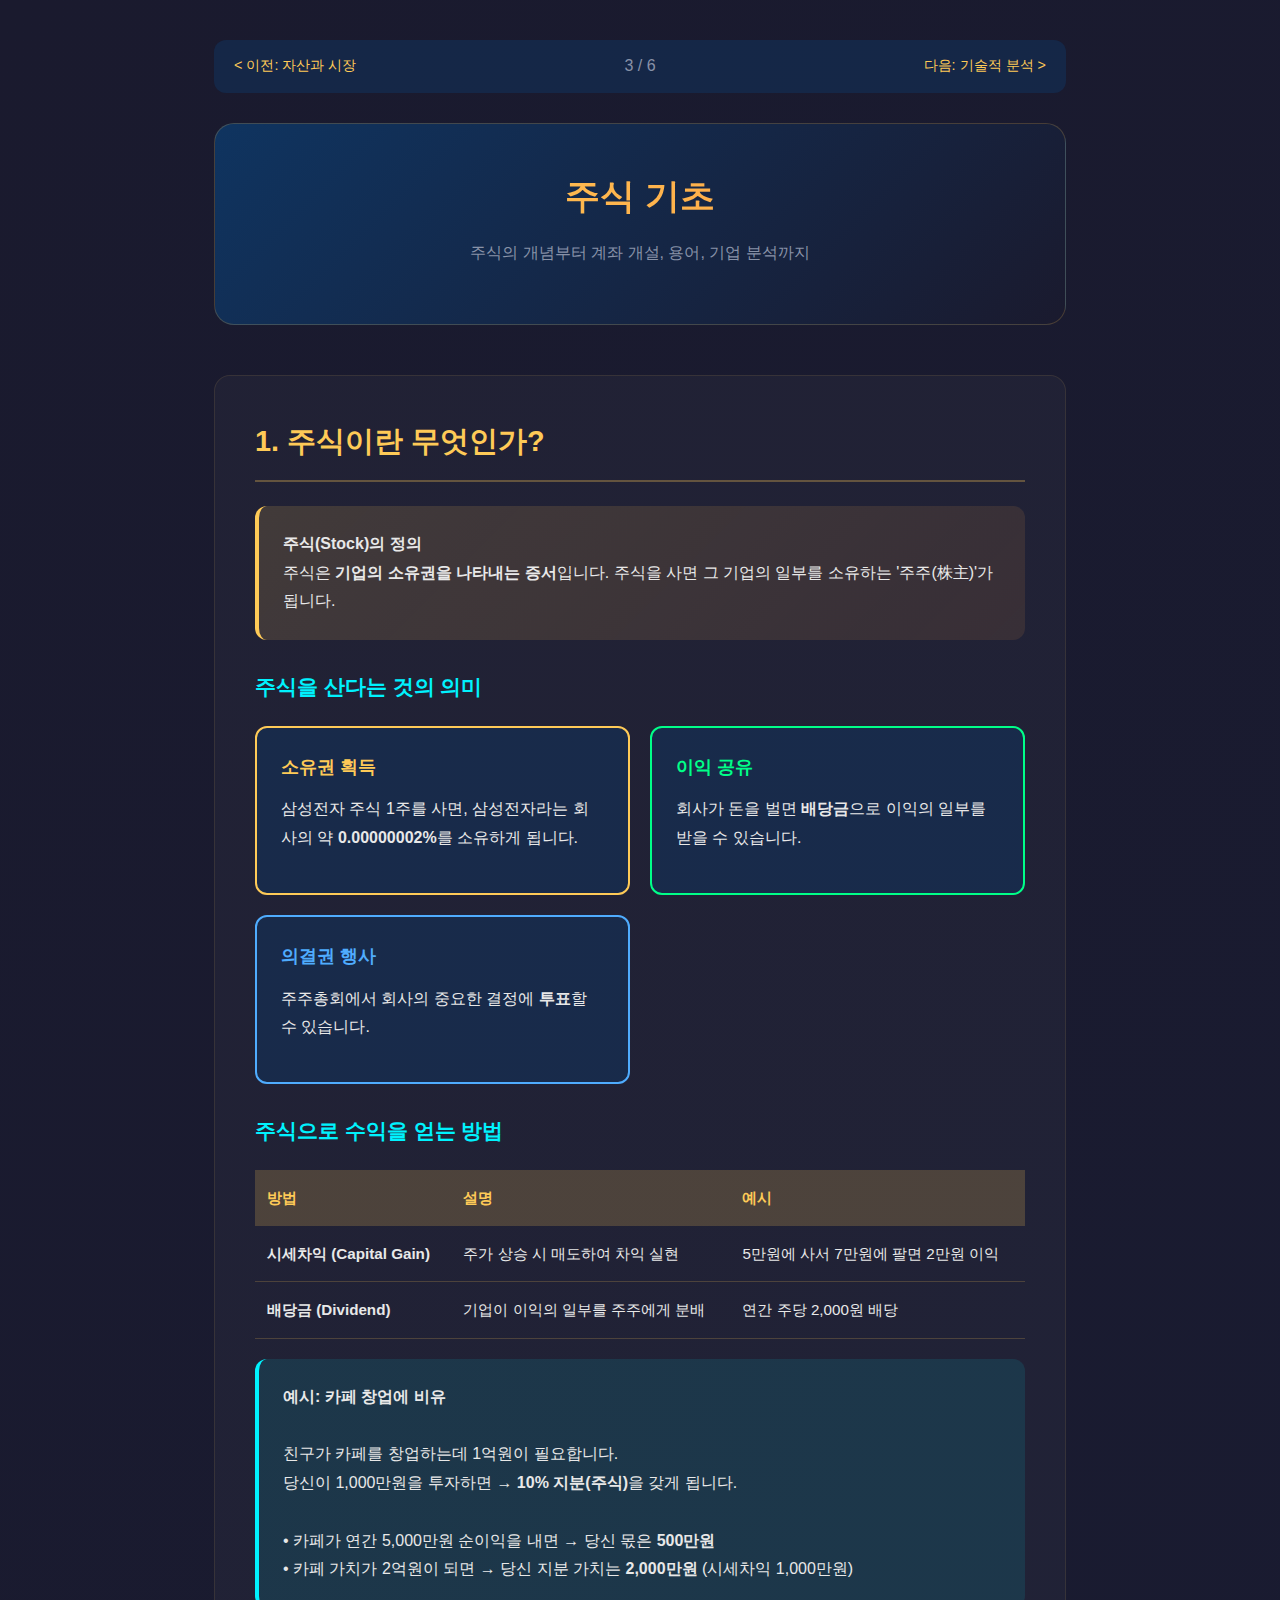
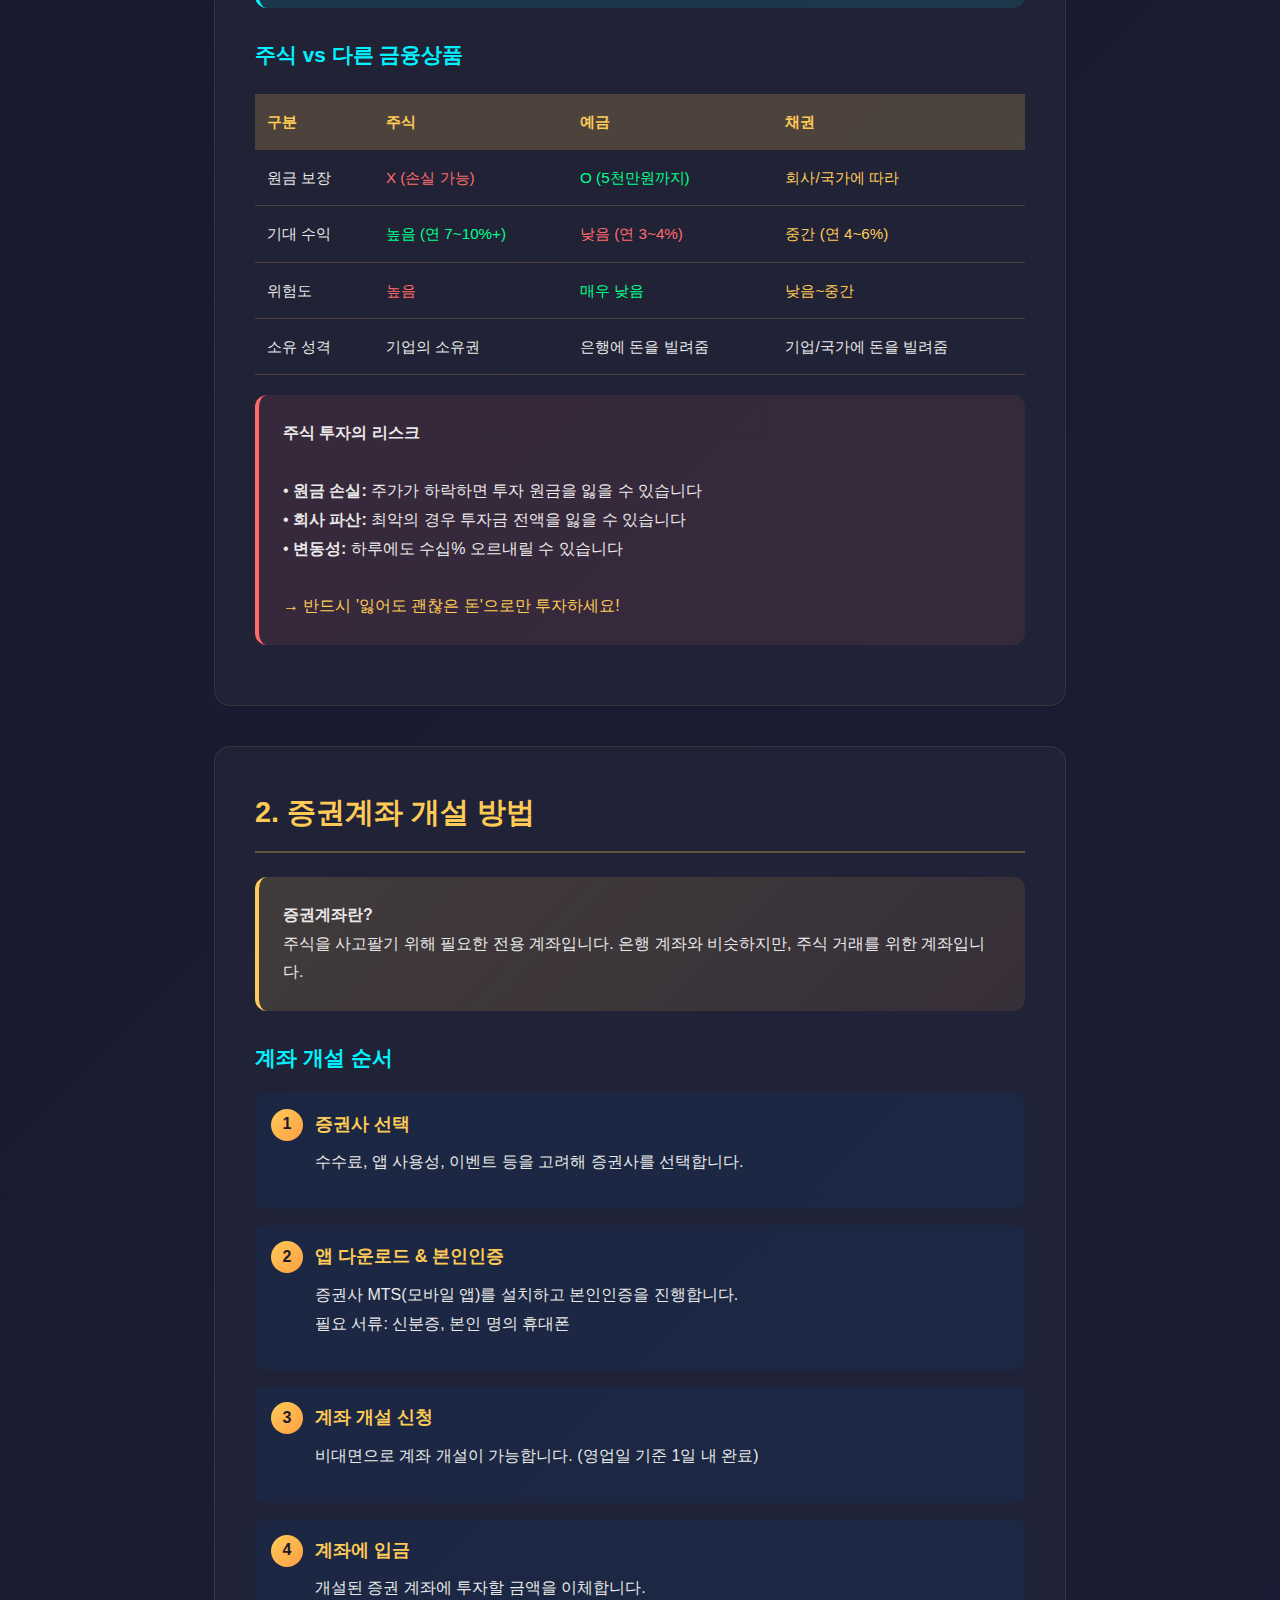
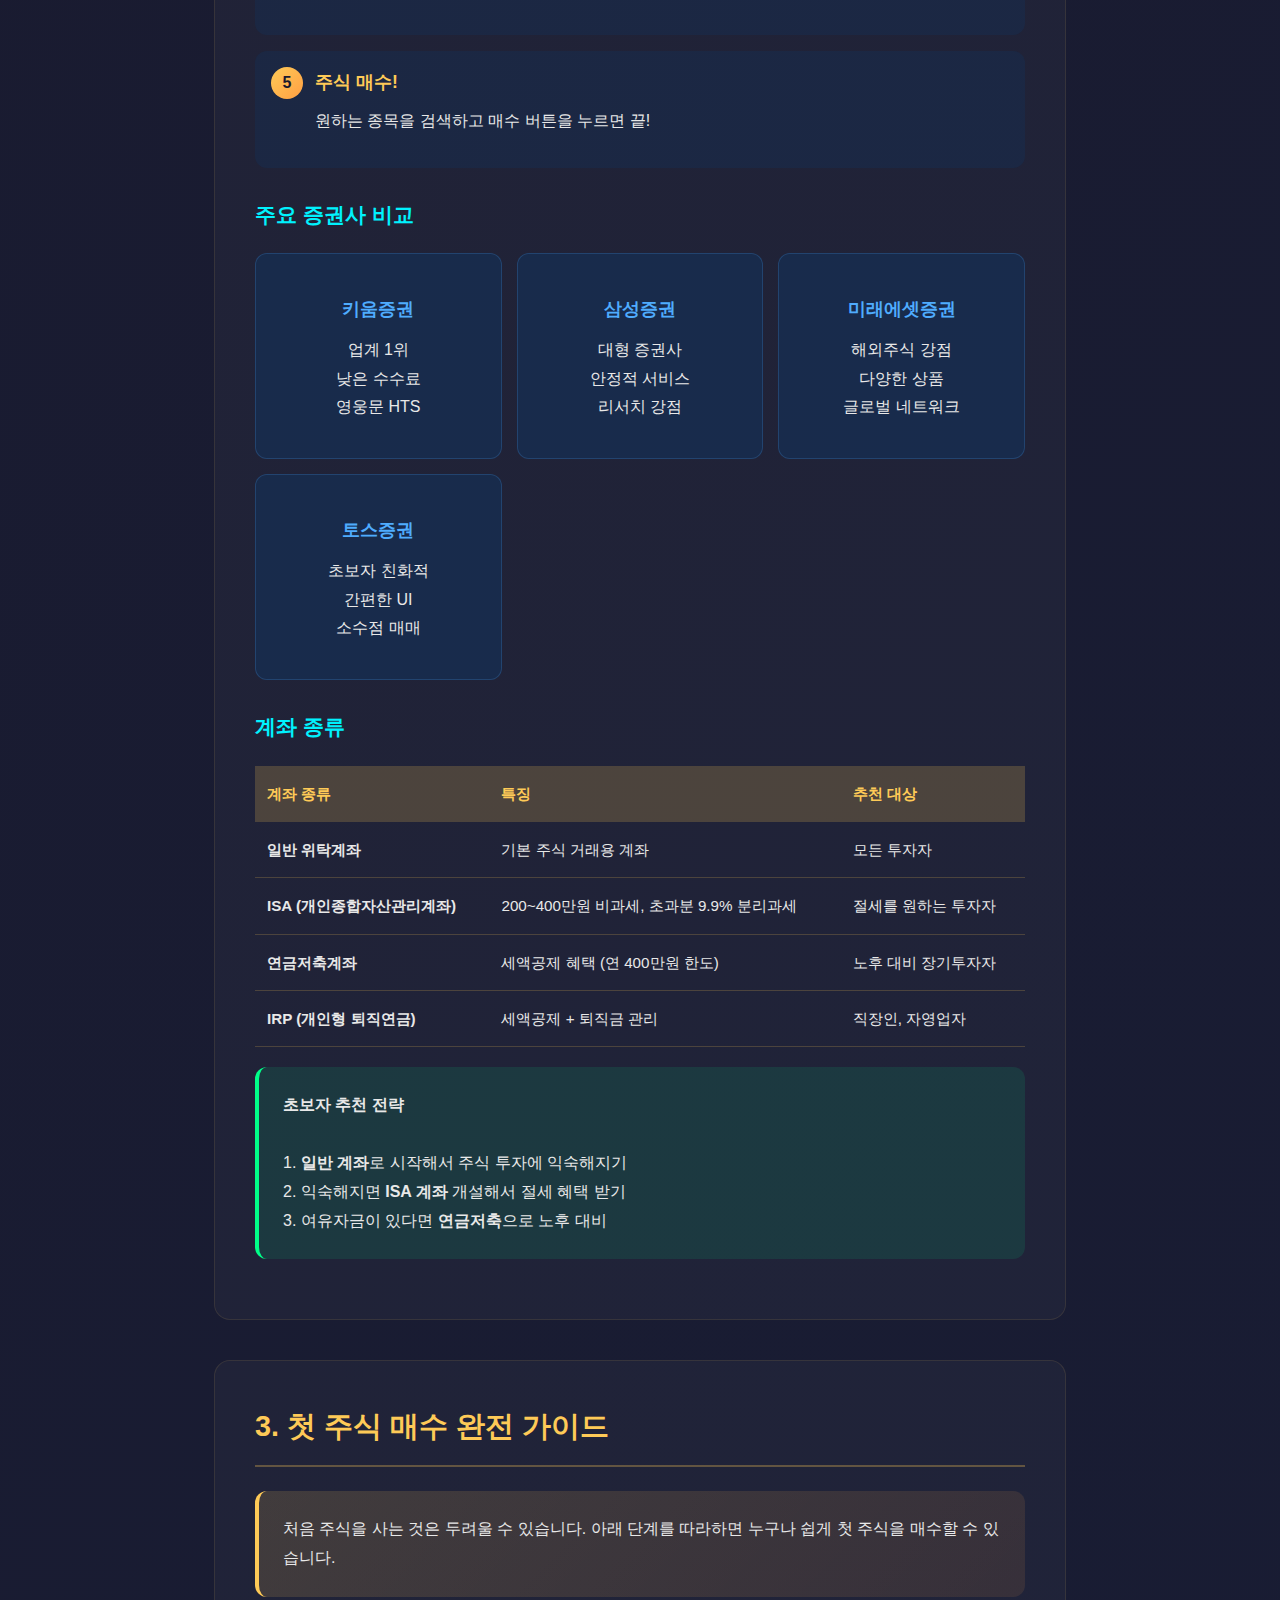
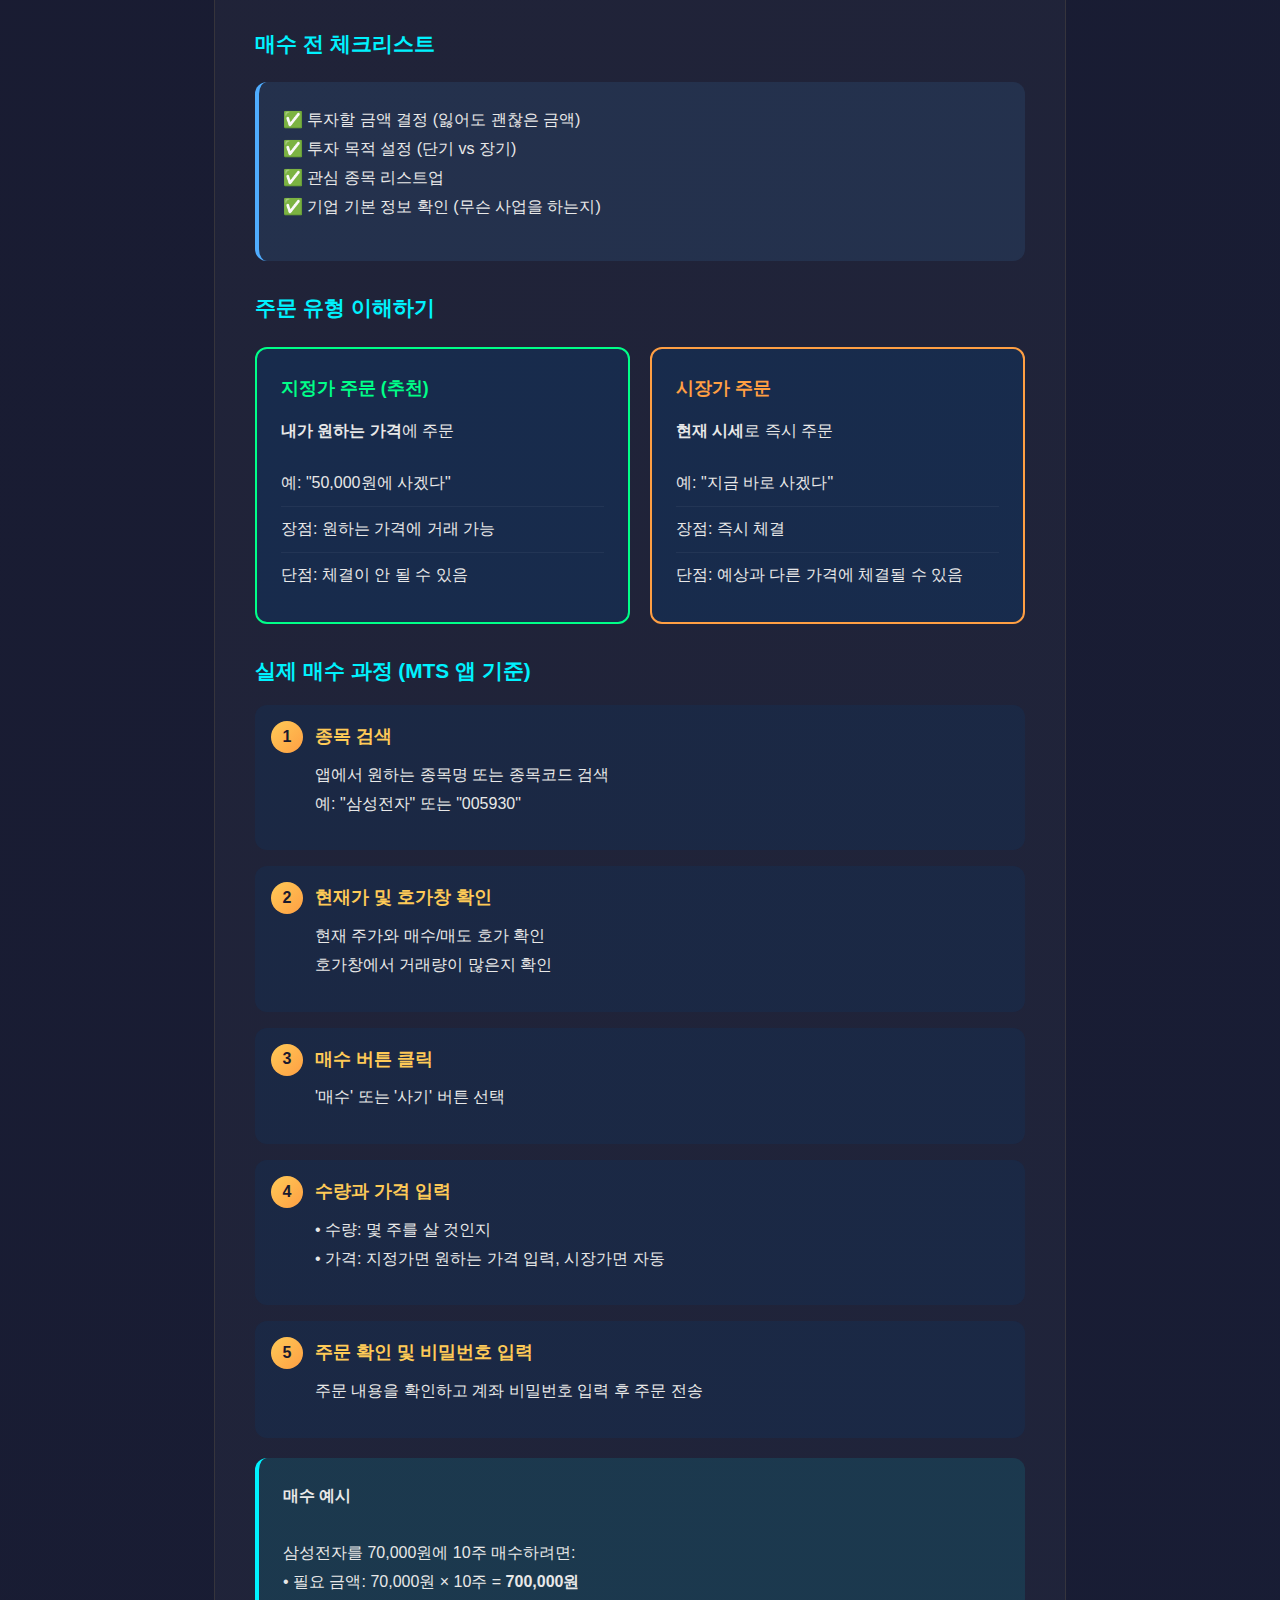
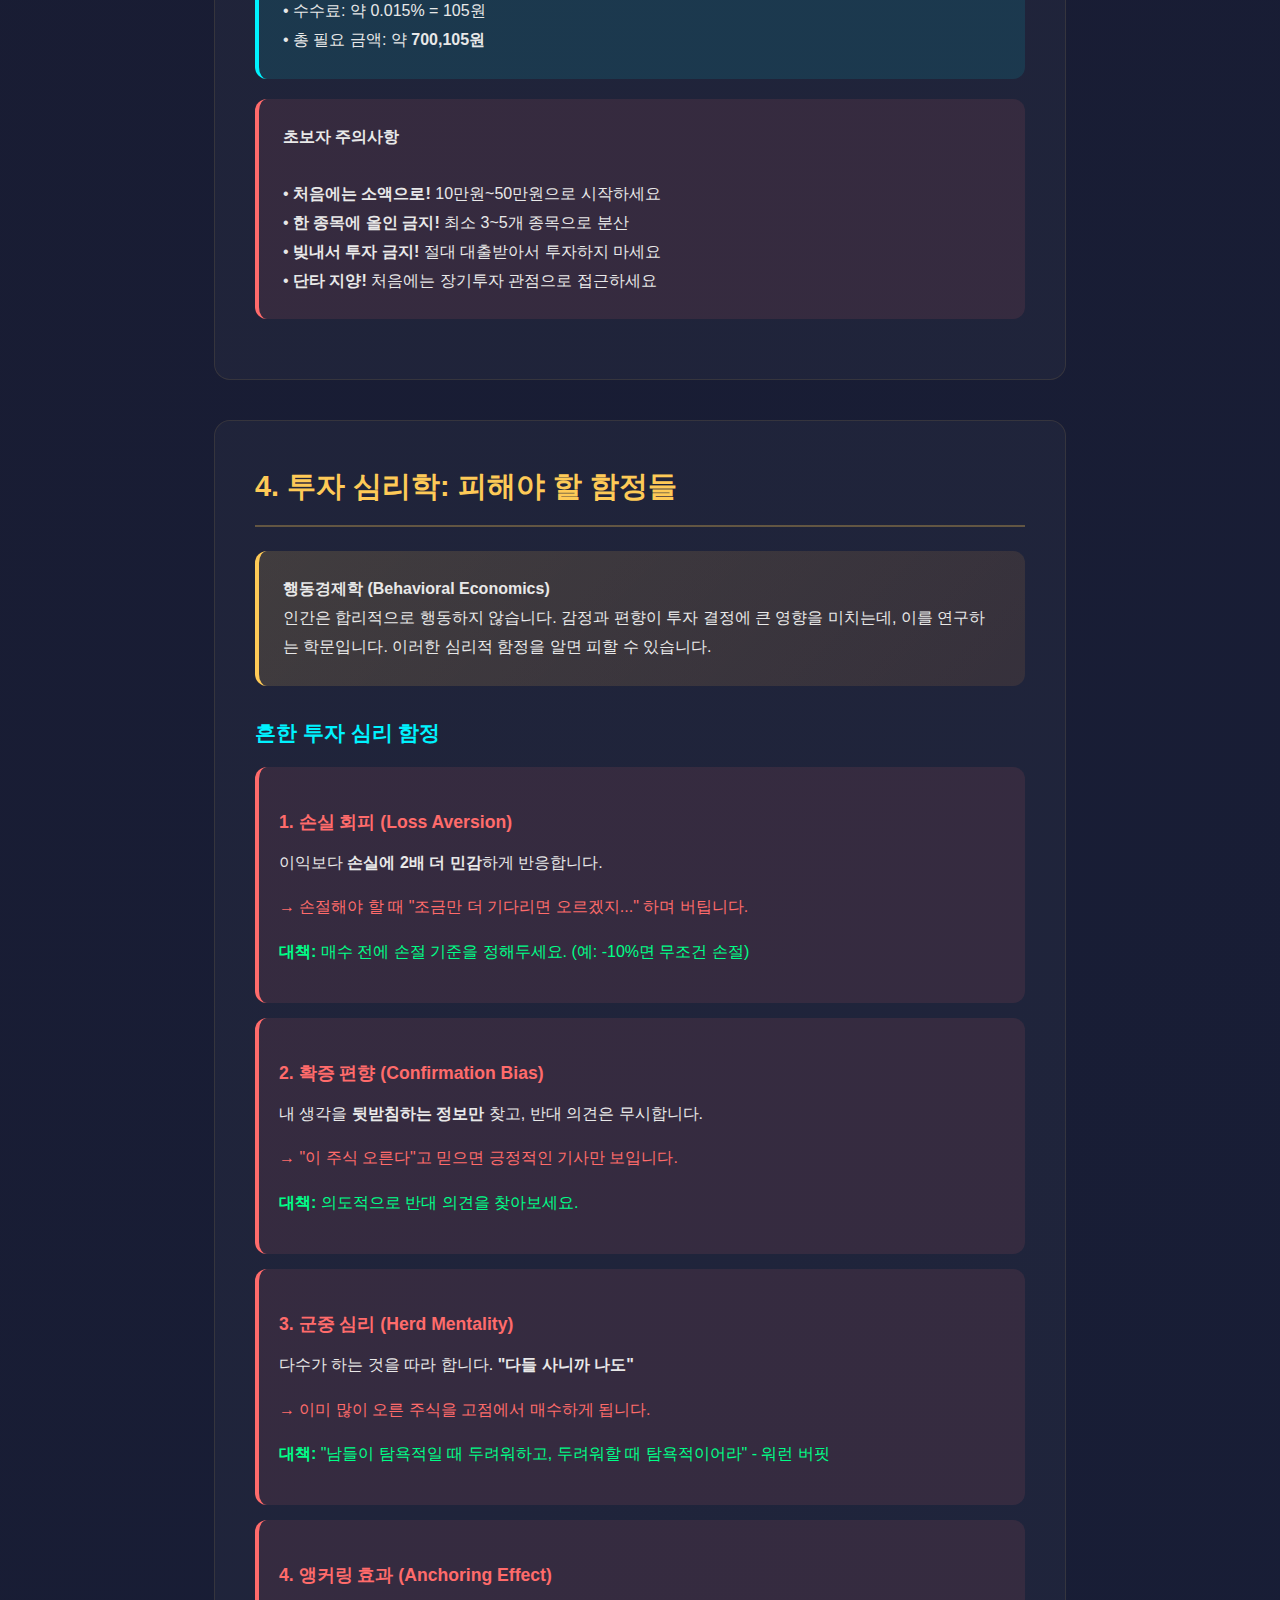
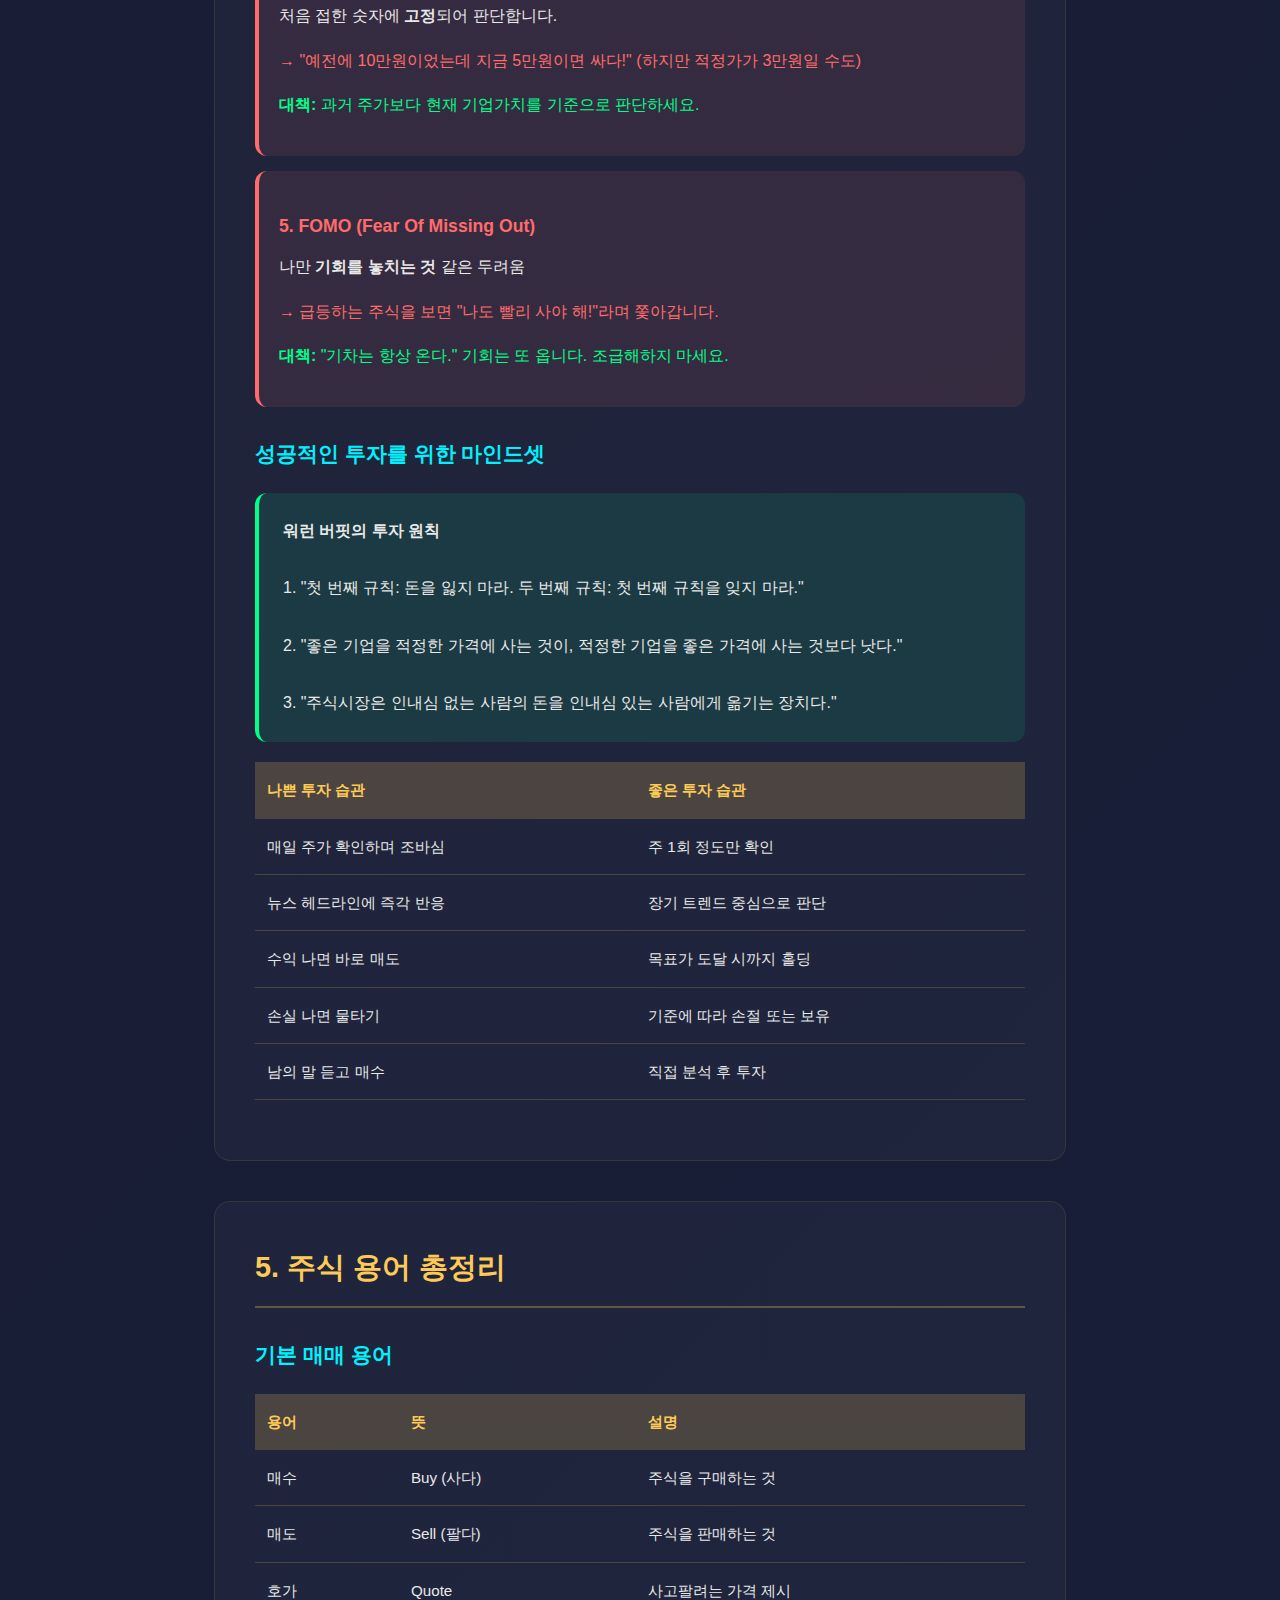
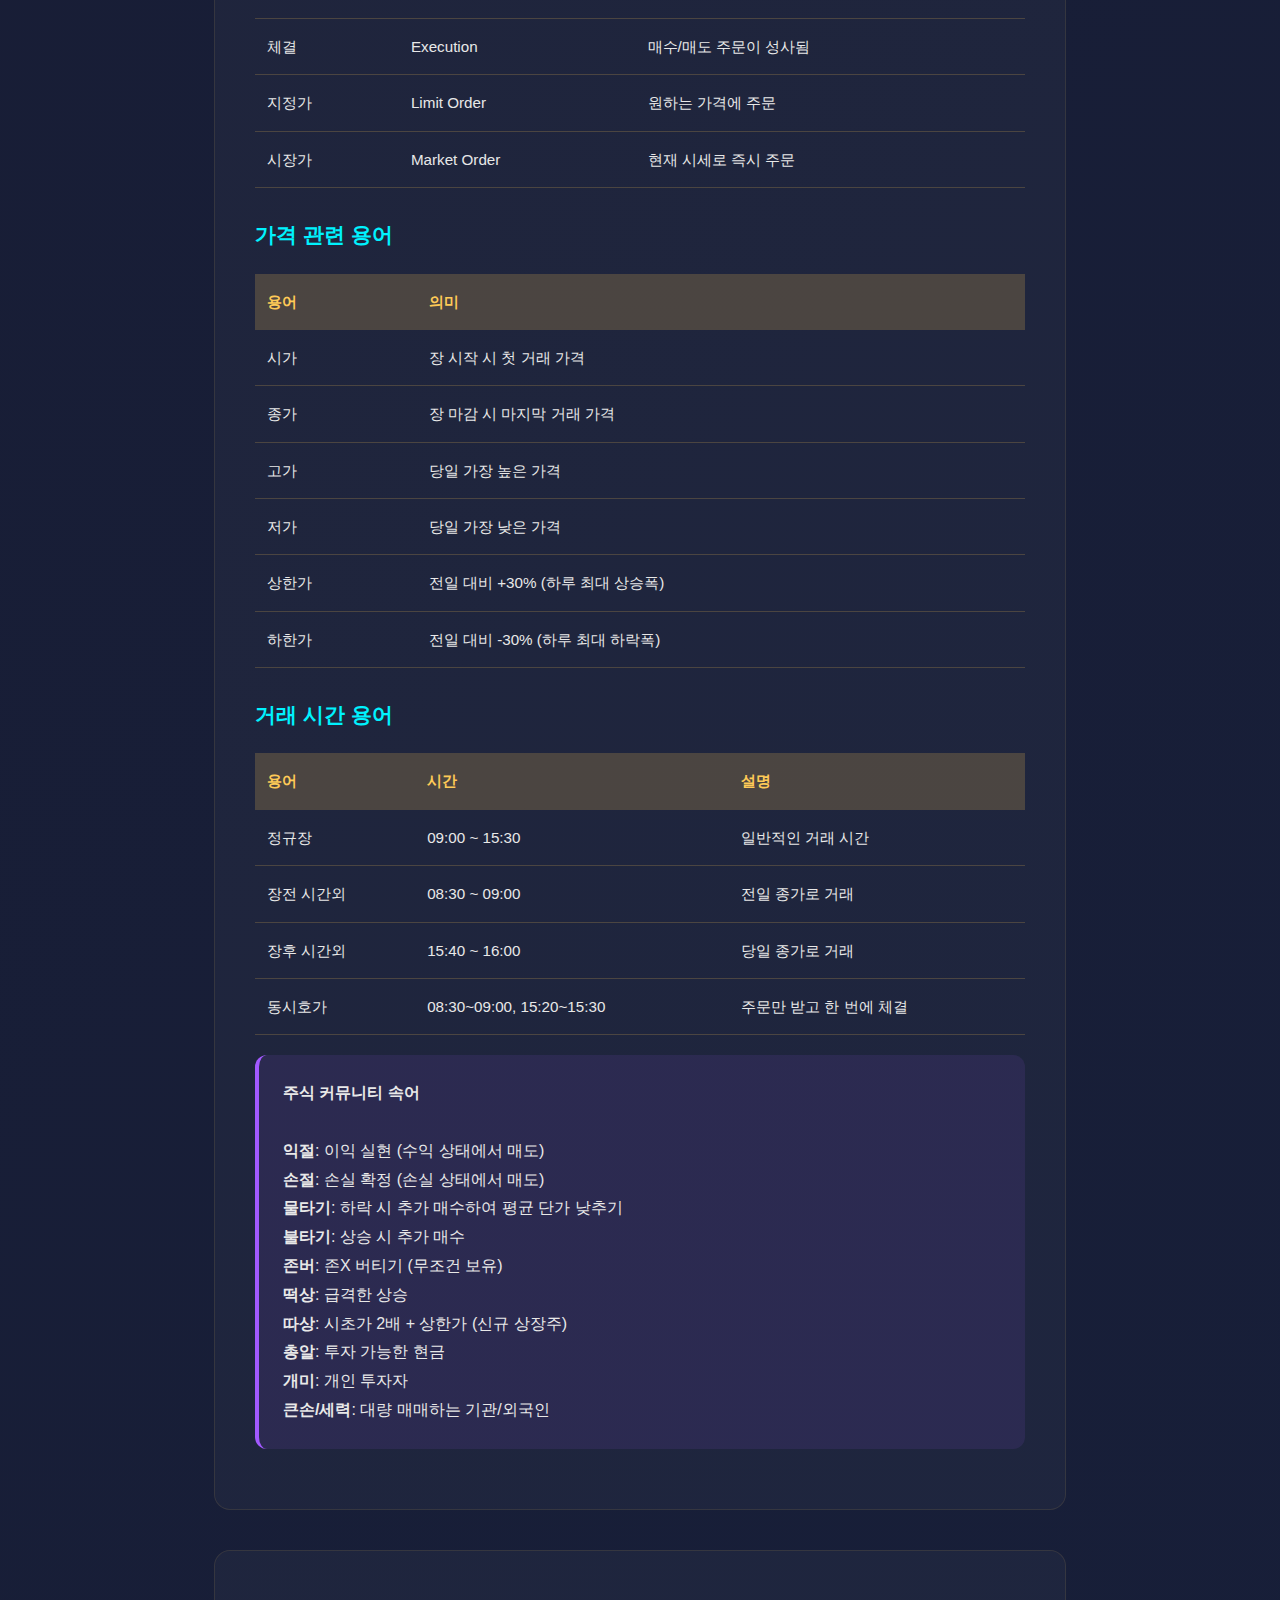
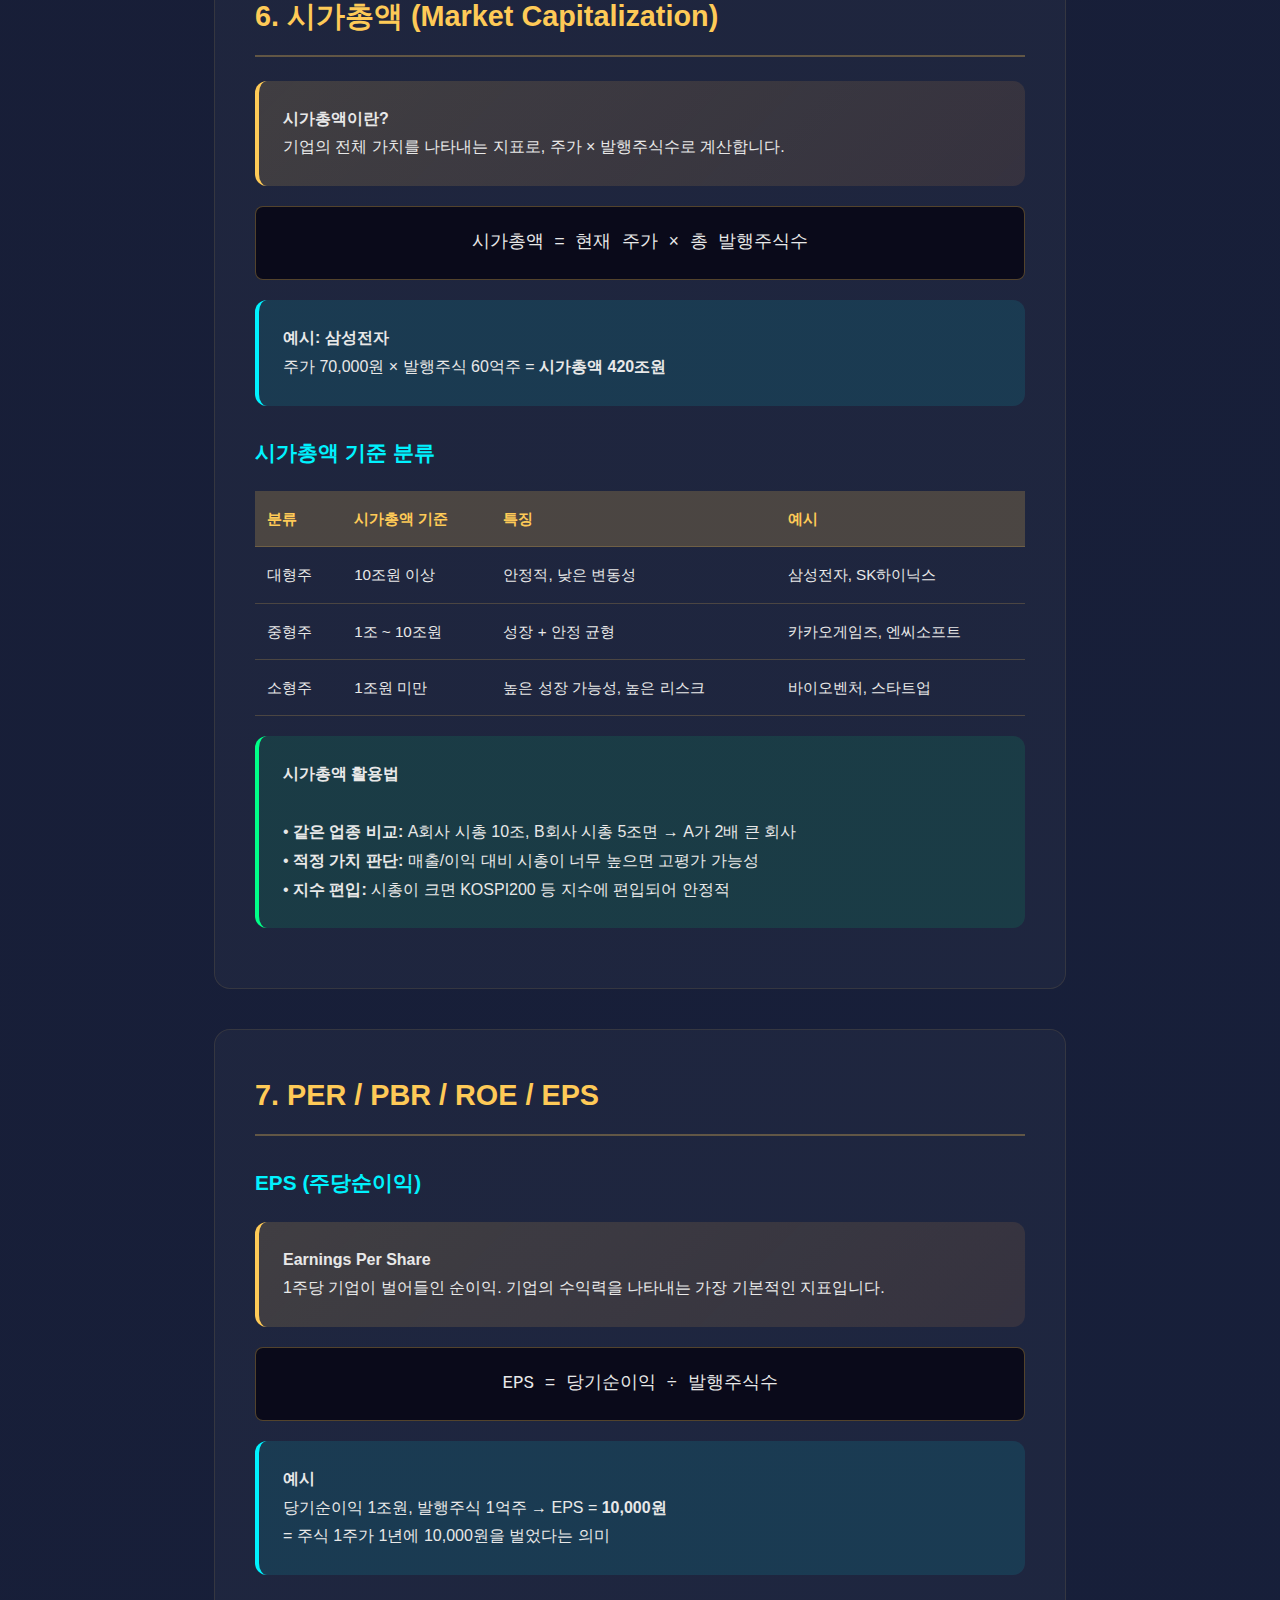
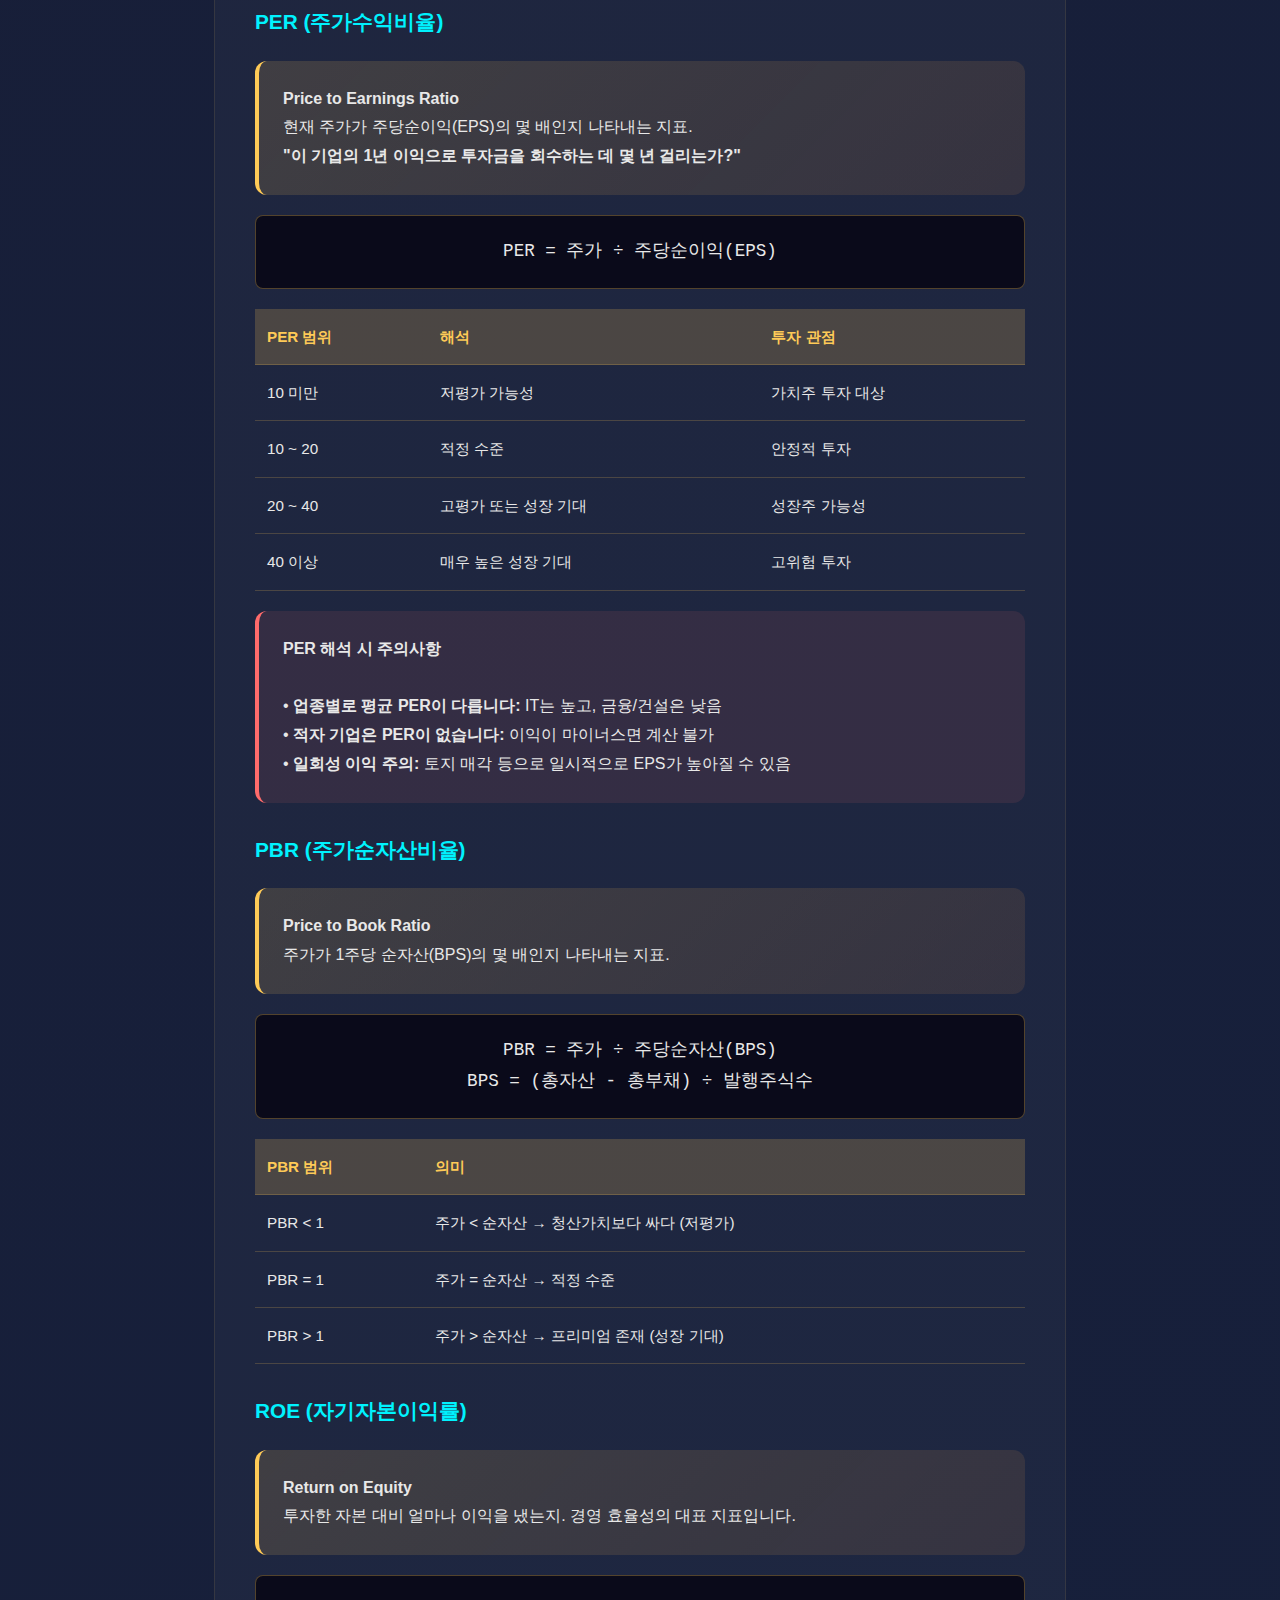
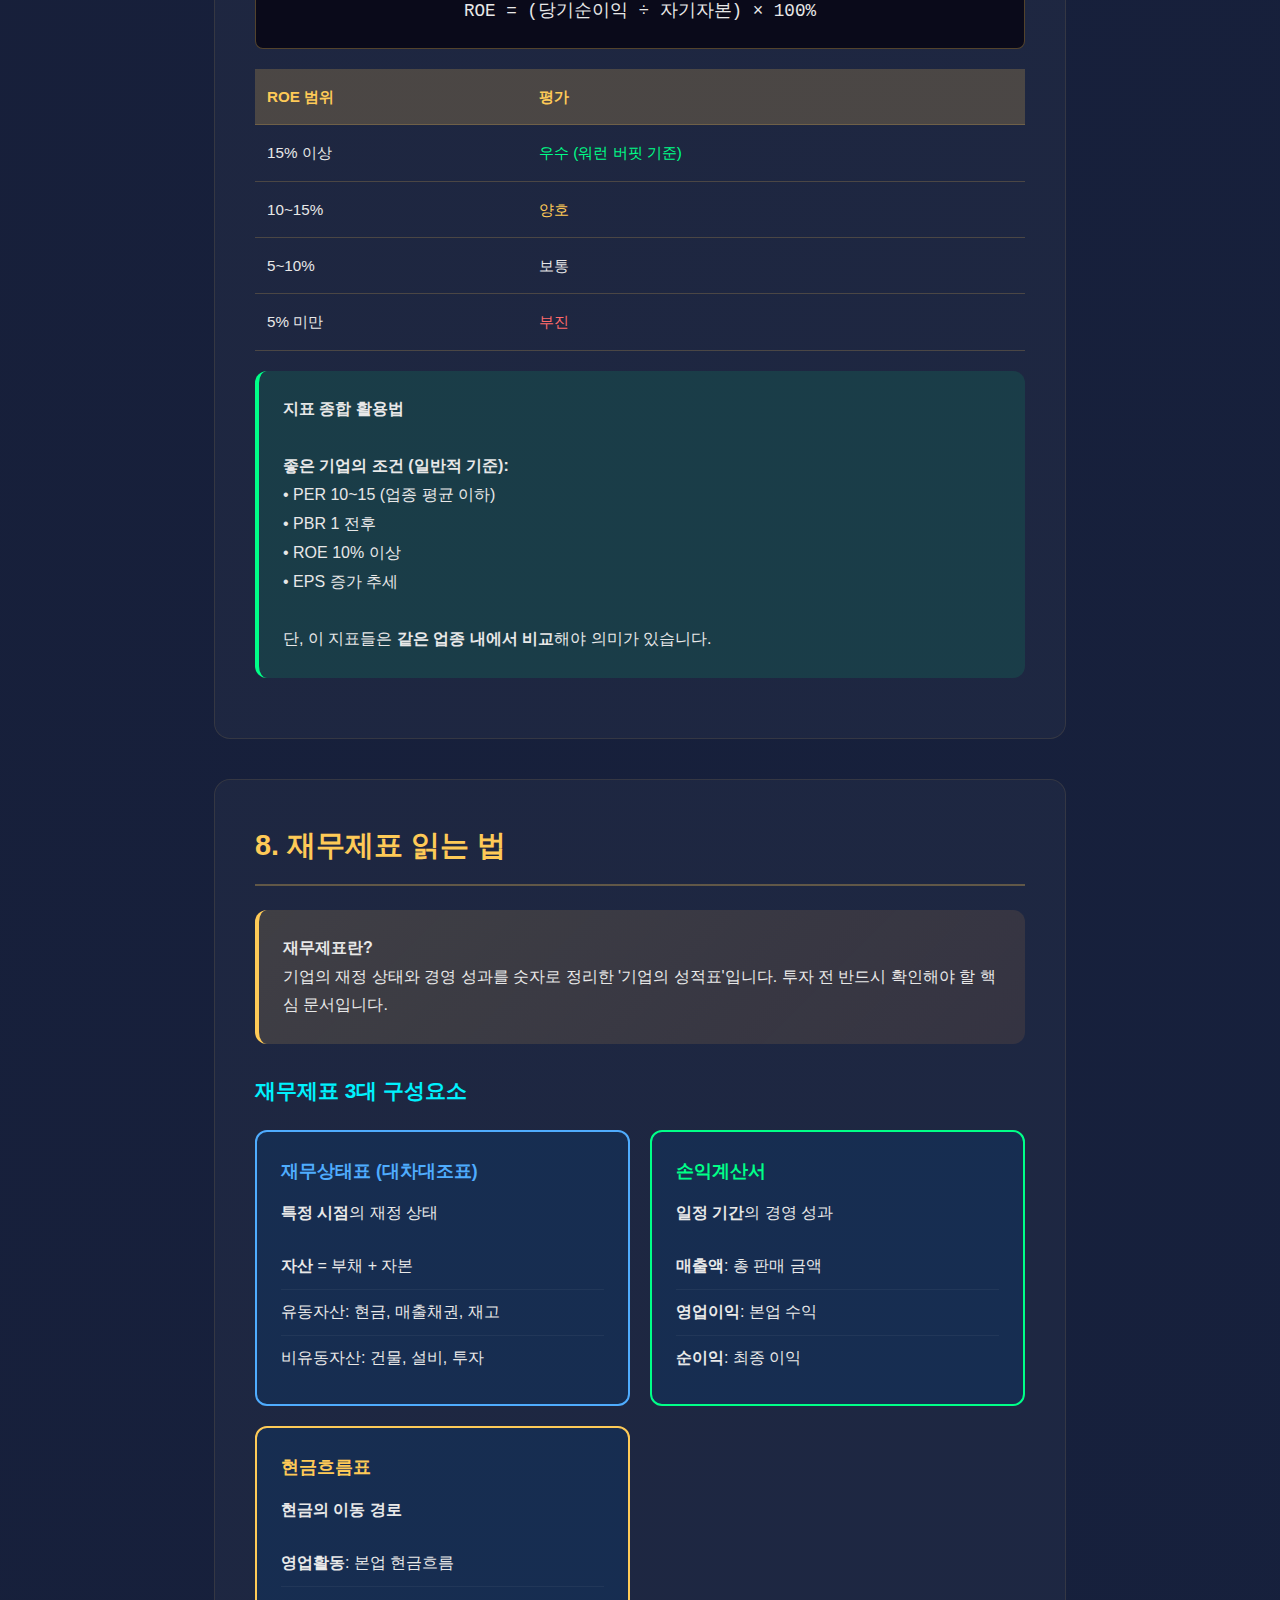
<file: education/3_stocks.html>
<!DOCTYPE html>
<html lang="ko">
<head>
    <meta charset="UTF-8">
    <meta name="viewport" content="width=device-width, initial-scale=1.0, maximum-scale=5.0, user-scalable=yes">
    <title>주식 기초 - 주식 입문자를 위한 교육</title>
    <style>
        * { margin: 0; padding: 0; box-sizing: border-box; }
        body {
            font-family: 'Pretendard', -apple-system, BlinkMacSystemFont, 'Segoe UI', sans-serif;
            background: linear-gradient(135deg, #1a1a2e 0%, #16213e 100%);
            color: #e8e8e8;
            line-height: 1.8;
            min-height: 100vh;
        }
        .container { max-width: 900px; margin: 0 auto; padding: 40px 24px; }
        header {
            text-align: center;
            margin-bottom: 50px;
            padding: 40px;
            background: linear-gradient(135deg, #0f3460 0%, #1a1a2e 100%);
            border-radius: 20px;
            border: 1px solid rgba(254, 202, 87, 0.2);
        }
        h1 {
            font-size: 2.2em;
            background: linear-gradient(90deg, #feca57, #ff9f43);
            -webkit-background-clip: text;
            -webkit-text-fill-color: transparent;
            margin-bottom: 12px;
        }
        .subtitle { color: #8892a8; font-size: 1em; }
        .nav-bar {
            display: flex;
            justify-content: space-between;
            align-items: center;
            margin-bottom: 30px;
            padding: 12px 20px;
            background: rgba(15, 52, 96, 0.5);
            border-radius: 12px;
        }
        .nav-bar a { color: #feca57; text-decoration: none; font-size: 0.9em; }
        .nav-bar a:hover { text-decoration: underline; }
        section {
            background: rgba(255, 255, 255, 0.03);
            padding: 40px;
            border-radius: 16px;
            margin-bottom: 40px;
            border: 1px solid rgba(254, 202, 87, 0.1);
        }
        h2 {
            color: #feca57;
            font-size: 1.8em;
            margin-bottom: 24px;
            padding-bottom: 12px;
            border-bottom: 2px solid rgba(254, 202, 87, 0.3);
        }
        h3 { color: #00f2fe; font-size: 1.3em; margin: 28px 0 16px; }
        h4 { color: #ff9f43; font-size: 1.1em; margin: 20px 0 12px; }
        p { margin-bottom: 16px; }
        .definition-box {
            background: linear-gradient(135deg, rgba(254, 202, 87, 0.15) 0%, rgba(255, 159, 67, 0.1) 100%);
            padding: 24px;
            border-radius: 12px;
            margin: 20px 0;
            border-left: 4px solid #feca57;
        }
        .example-box {
            background: rgba(0, 242, 254, 0.1);
            padding: 24px;
            border-radius: 12px;
            margin: 20px 0;
            border-left: 4px solid #00f2fe;
        }
        .tip-box {
            background: rgba(0, 255, 136, 0.1);
            padding: 24px;
            border-radius: 12px;
            margin: 20px 0;
            border-left: 4px solid #00ff88;
        }
        .warning-box {
            background: rgba(255, 107, 107, 0.1);
            padding: 24px;
            border-radius: 12px;
            margin: 20px 0;
            border-left: 4px solid #ff6b6b;
        }
        .slang-box {
            background: rgba(162, 89, 255, 0.1);
            padding: 24px;
            border-radius: 12px;
            margin: 20px 0;
            border-left: 4px solid #a259ff;
        }
        .step-box {
            background: rgba(79, 172, 254, 0.1);
            padding: 24px;
            border-radius: 12px;
            margin: 20px 0;
            border-left: 4px solid #4facfe;
        }
        .formula {
            background: #0a0a1a;
            padding: 20px;
            border-radius: 8px;
            font-family: 'Consolas', monospace;
            font-size: 1.1em;
            text-align: center;
            margin: 20px 0;
            border: 1px solid rgba(254, 202, 87, 0.3);
        }
        .table-container { width: 100%; overflow-x: auto; margin: 20px 0; }
        table { width: 100%; border-collapse: collapse; margin: 20px 0; font-size: 0.95em; }
        th, td { padding: 14px 12px; text-align: left; border-bottom: 1px solid rgba(254, 202, 87, 0.2); }
        th { background: rgba(254, 202, 87, 0.2); color: #feca57; font-weight: 600; }
        tr:hover { background: rgba(254, 202, 87, 0.05); }
        .comparison-grid {
            display: grid;
            grid-template-columns: repeat(auto-fit, minmax(280px, 1fr));
            gap: 20px;
            margin: 20px 0;
        }
        .comparison-card {
            background: rgba(15, 52, 96, 0.5);
            padding: 24px;
            border-radius: 12px;
            border: 1px solid rgba(79, 172, 254, 0.2);
        }
        .comparison-card h4 { margin-top: 0; }
        .comparison-card ul { list-style: none; padding: 0; }
        .comparison-card li { padding: 8px 0; border-bottom: 1px solid rgba(255, 255, 255, 0.05); }
        .comparison-card li:last-child { border-bottom: none; }
        .step-number {
            display: inline-flex;
            align-items: center;
            justify-content: center;
            width: 32px;
            height: 32px;
            background: linear-gradient(135deg, #feca57, #ff9f43);
            color: #1a1a2e;
            border-radius: 50%;
            font-weight: bold;
            margin-right: 12px;
        }
        .step-item {
            display: flex;
            align-items: flex-start;
            margin: 16px 0;
            padding: 16px;
            background: rgba(15, 52, 96, 0.3);
            border-radius: 12px;
        }
        .step-content { flex: 1; }
        .step-content h4 { margin: 0 0 8px 0; color: #feca57; }
        .psychology-card {
            background: rgba(255, 107, 107, 0.1);
            padding: 20px;
            border-radius: 12px;
            margin: 15px 0;
            border-left: 4px solid #ff6b6b;
        }
        .psychology-card h4 { color: #ff6b6b; margin-bottom: 10px; }
        .broker-grid {
            display: grid;
            grid-template-columns: repeat(auto-fit, minmax(200px, 1fr));
            gap: 15px;
            margin: 20px 0;
        }
        .broker-card {
            background: rgba(15, 52, 96, 0.5);
            padding: 20px;
            border-radius: 12px;
            text-align: center;
            border: 1px solid rgba(79, 172, 254, 0.2);
        }
        .broker-card h4 { color: #4facfe; margin-bottom: 10px; }
        footer {
            text-align: center;
            padding: 40px;
            color: #6b7280;
            border-top: 1px solid rgba(254, 202, 87, 0.2);
            margin-top: 40px;
        }
        .next-page { text-align: center; margin-top: 40px; }
        .next-page a {
            display: inline-block;
            background: linear-gradient(90deg, #feca57, #ff9f43);
            color: #1a1a2e;
            padding: 16px 40px;
            border-radius: 12px;
            text-decoration: none;
            font-weight: bold;
            transition: all 0.3s ease;
        }
        .next-page a:hover { transform: scale(1.05); }
        @media (max-width: 768px) {
            .container { padding: 16px 12px; }
            h1 { font-size: 1.6em; }
            h2 { font-size: 1.4em; }
            section { padding: 20px 16px; }
        }
    </style>
</head>
<body>
    <div class="container">
        <div class="nav-bar">
            <a href="2_assets.html">< 이전: 자산과 시장</a>
            <span style="color: #8892a8;">3 / 6</span>
            <a href="4_technical.html">다음: 기술적 분석 ></a>
        </div>

        <header>
            <h1>주식 기초</h1>
            <p class="subtitle">주식의 개념부터 계좌 개설, 용어, 기업 분석까지</p>
        </header>

        <!-- NEW Section: 주식이란? -->
        <section>
            <h2>1. 주식이란 무엇인가?</h2>

            <div class="definition-box">
                <strong>주식(Stock)의 정의</strong><br>
                주식은 <strong>기업의 소유권을 나타내는 증서</strong>입니다.
                주식을 사면 그 기업의 일부를 소유하는 '주주(株主)'가 됩니다.
            </div>

            <h3>주식을 산다는 것의 의미</h3>
            <div class="comparison-grid">
                <div class="comparison-card" style="border: 2px solid #feca57;">
                    <h4 style="color: #feca57;">소유권 획득</h4>
                    <p>삼성전자 주식 1주를 사면, 삼성전자라는 회사의 약 <strong>0.00000002%</strong>를 소유하게 됩니다.</p>
                </div>
                <div class="comparison-card" style="border: 2px solid #00ff88;">
                    <h4 style="color: #00ff88;">이익 공유</h4>
                    <p>회사가 돈을 벌면 <strong>배당금</strong>으로 이익의 일부를 받을 수 있습니다.</p>
                </div>
                <div class="comparison-card" style="border: 2px solid #4facfe;">
                    <h4 style="color: #4facfe;">의결권 행사</h4>
                    <p>주주총회에서 회사의 중요한 결정에 <strong>투표</strong>할 수 있습니다.</p>
                </div>
            </div>

            <h3>주식으로 수익을 얻는 방법</h3>
            <table>
                <tr>
                    <th>방법</th>
                    <th>설명</th>
                    <th>예시</th>
                </tr>
                <tr>
                    <td><strong>시세차익 (Capital Gain)</strong></td>
                    <td>주가 상승 시 매도하여 차익 실현</td>
                    <td>5만원에 사서 7만원에 팔면 2만원 이익</td>
                </tr>
                <tr>
                    <td><strong>배당금 (Dividend)</strong></td>
                    <td>기업이 이익의 일부를 주주에게 분배</td>
                    <td>연간 주당 2,000원 배당</td>
                </tr>
            </table>

            <div class="example-box">
                <strong>예시: 카페 창업에 비유</strong><br><br>
                친구가 카페를 창업하는데 1억원이 필요합니다.<br>
                당신이 1,000만원을 투자하면 → <strong>10% 지분(주식)</strong>을 갖게 됩니다.<br><br>
                • 카페가 연간 5,000만원 순이익을 내면 → 당신 몫은 <strong>500만원</strong><br>
                • 카페 가치가 2억원이 되면 → 당신 지분 가치는 <strong>2,000만원</strong> (시세차익 1,000만원)
            </div>

            <h3>주식 vs 다른 금융상품</h3>
            <table>
                <tr>
                    <th>구분</th>
                    <th>주식</th>
                    <th>예금</th>
                    <th>채권</th>
                </tr>
                <tr>
                    <td>원금 보장</td>
                    <td style="color: #ff6b6b;">X (손실 가능)</td>
                    <td style="color: #00ff88;">O (5천만원까지)</td>
                    <td style="color: #feca57;">회사/국가에 따라</td>
                </tr>
                <tr>
                    <td>기대 수익</td>
                    <td style="color: #00ff88;">높음 (연 7~10%+)</td>
                    <td style="color: #ff6b6b;">낮음 (연 3~4%)</td>
                    <td style="color: #feca57;">중간 (연 4~6%)</td>
                </tr>
                <tr>
                    <td>위험도</td>
                    <td style="color: #ff6b6b;">높음</td>
                    <td style="color: #00ff88;">매우 낮음</td>
                    <td style="color: #feca57;">낮음~중간</td>
                </tr>
                <tr>
                    <td>소유 성격</td>
                    <td>기업의 소유권</td>
                    <td>은행에 돈을 빌려줌</td>
                    <td>기업/국가에 돈을 빌려줌</td>
                </tr>
            </table>

            <div class="warning-box">
                <strong>주식 투자의 리스크</strong><br><br>
                • <strong>원금 손실:</strong> 주가가 하락하면 투자 원금을 잃을 수 있습니다<br>
                • <strong>회사 파산:</strong> 최악의 경우 투자금 전액을 잃을 수 있습니다<br>
                • <strong>변동성:</strong> 하루에도 수십% 오르내릴 수 있습니다<br><br>
                <span style="color: #feca57;">→ 반드시 '잃어도 괜찮은 돈'으로만 투자하세요!</span>
            </div>
        </section>

        <!-- NEW Section: 증권계좌 개설 -->
        <section>
            <h2>2. 증권계좌 개설 방법</h2>

            <div class="definition-box">
                <strong>증권계좌란?</strong><br>
                주식을 사고팔기 위해 필요한 전용 계좌입니다.
                은행 계좌와 비슷하지만, 주식 거래를 위한 계좌입니다.
            </div>

            <h3>계좌 개설 순서</h3>

            <div class="step-item">
                <span class="step-number">1</span>
                <div class="step-content">
                    <h4>증권사 선택</h4>
                    <p>수수료, 앱 사용성, 이벤트 등을 고려해 증권사를 선택합니다.</p>
                </div>
            </div>

            <div class="step-item">
                <span class="step-number">2</span>
                <div class="step-content">
                    <h4>앱 다운로드 & 본인인증</h4>
                    <p>증권사 MTS(모바일 앱)를 설치하고 본인인증을 진행합니다.<br>
                    필요 서류: 신분증, 본인 명의 휴대폰</p>
                </div>
            </div>

            <div class="step-item">
                <span class="step-number">3</span>
                <div class="step-content">
                    <h4>계좌 개설 신청</h4>
                    <p>비대면으로 계좌 개설이 가능합니다. (영업일 기준 1일 내 완료)</p>
                </div>
            </div>

            <div class="step-item">
                <span class="step-number">4</span>
                <div class="step-content">
                    <h4>계좌에 입금</h4>
                    <p>개설된 증권 계좌에 투자할 금액을 이체합니다.</p>
                </div>
            </div>

            <div class="step-item">
                <span class="step-number">5</span>
                <div class="step-content">
                    <h4>주식 매수!</h4>
                    <p>원하는 종목을 검색하고 매수 버튼을 누르면 끝!</p>
                </div>
            </div>

            <h3>주요 증권사 비교</h3>
            <div class="broker-grid">
                <div class="broker-card">
                    <h4>키움증권</h4>
                    <p>업계 1위<br>낮은 수수료<br>영웅문 HTS</p>
                </div>
                <div class="broker-card">
                    <h4>삼성증권</h4>
                    <p>대형 증권사<br>안정적 서비스<br>리서치 강점</p>
                </div>
                <div class="broker-card">
                    <h4>미래에셋증권</h4>
                    <p>해외주식 강점<br>다양한 상품<br>글로벌 네트워크</p>
                </div>
                <div class="broker-card">
                    <h4>토스증권</h4>
                    <p>초보자 친화적<br>간편한 UI<br>소수점 매매</p>
                </div>
            </div>

            <h3>계좌 종류</h3>
            <table>
                <tr>
                    <th>계좌 종류</th>
                    <th>특징</th>
                    <th>추천 대상</th>
                </tr>
                <tr>
                    <td><strong>일반 위탁계좌</strong></td>
                    <td>기본 주식 거래용 계좌</td>
                    <td>모든 투자자</td>
                </tr>
                <tr>
                    <td><strong>ISA (개인종합자산관리계좌)</strong></td>
                    <td>200~400만원 비과세, 초과분 9.9% 분리과세</td>
                    <td>절세를 원하는 투자자</td>
                </tr>
                <tr>
                    <td><strong>연금저축계좌</strong></td>
                    <td>세액공제 혜택 (연 400만원 한도)</td>
                    <td>노후 대비 장기투자자</td>
                </tr>
                <tr>
                    <td><strong>IRP (개인형 퇴직연금)</strong></td>
                    <td>세액공제 + 퇴직금 관리</td>
                    <td>직장인, 자영업자</td>
                </tr>
            </table>

            <div class="tip-box">
                <strong>초보자 추천 전략</strong><br><br>
                1. <strong>일반 계좌</strong>로 시작해서 주식 투자에 익숙해지기<br>
                2. 익숙해지면 <strong>ISA 계좌</strong> 개설해서 절세 혜택 받기<br>
                3. 여유자금이 있다면 <strong>연금저축</strong>으로 노후 대비
            </div>
        </section>

        <!-- NEW Section: 첫 주식 매수 가이드 -->
        <section>
            <h2>3. 첫 주식 매수 완전 가이드</h2>

            <div class="definition-box">
                처음 주식을 사는 것은 두려울 수 있습니다.
                아래 단계를 따라하면 누구나 쉽게 첫 주식을 매수할 수 있습니다.
            </div>

            <h3>매수 전 체크리스트</h3>
            <div class="step-box">
                <p>✅ 투자할 금액 결정 (잃어도 괜찮은 금액)<br>
                ✅ 투자 목적 설정 (단기 vs 장기)<br>
                ✅ 관심 종목 리스트업<br>
                ✅ 기업 기본 정보 확인 (무슨 사업을 하는지)</p>
            </div>

            <h3>주문 유형 이해하기</h3>
            <div class="comparison-grid">
                <div class="comparison-card" style="border: 2px solid #00ff88;">
                    <h4 style="color: #00ff88;">지정가 주문 (추천)</h4>
                    <p><strong>내가 원하는 가격</strong>에 주문</p>
                    <ul>
                        <li>예: "50,000원에 사겠다"</li>
                        <li>장점: 원하는 가격에 거래 가능</li>
                        <li>단점: 체결이 안 될 수 있음</li>
                    </ul>
                </div>
                <div class="comparison-card" style="border: 2px solid #ff9f43;">
                    <h4 style="color: #ff9f43;">시장가 주문</h4>
                    <p><strong>현재 시세</strong>로 즉시 주문</p>
                    <ul>
                        <li>예: "지금 바로 사겠다"</li>
                        <li>장점: 즉시 체결</li>
                        <li>단점: 예상과 다른 가격에 체결될 수 있음</li>
                    </ul>
                </div>
            </div>

            <h3>실제 매수 과정 (MTS 앱 기준)</h3>
            <div class="step-item">
                <span class="step-number">1</span>
                <div class="step-content">
                    <h4>종목 검색</h4>
                    <p>앱에서 원하는 종목명 또는 종목코드 검색<br>
                    예: "삼성전자" 또는 "005930"</p>
                </div>
            </div>

            <div class="step-item">
                <span class="step-number">2</span>
                <div class="step-content">
                    <h4>현재가 및 호가창 확인</h4>
                    <p>현재 주가와 매수/매도 호가 확인<br>
                    호가창에서 거래량이 많은지 확인</p>
                </div>
            </div>

            <div class="step-item">
                <span class="step-number">3</span>
                <div class="step-content">
                    <h4>매수 버튼 클릭</h4>
                    <p>'매수' 또는 '사기' 버튼 선택</p>
                </div>
            </div>

            <div class="step-item">
                <span class="step-number">4</span>
                <div class="step-content">
                    <h4>수량과 가격 입력</h4>
                    <p>• 수량: 몇 주를 살 것인지<br>
                    • 가격: 지정가면 원하는 가격 입력, 시장가면 자동</p>
                </div>
            </div>

            <div class="step-item">
                <span class="step-number">5</span>
                <div class="step-content">
                    <h4>주문 확인 및 비밀번호 입력</h4>
                    <p>주문 내용을 확인하고 계좌 비밀번호 입력 후 주문 전송</p>
                </div>
            </div>

            <div class="example-box">
                <strong>매수 예시</strong><br><br>
                삼성전자를 70,000원에 10주 매수하려면:<br>
                • 필요 금액: 70,000원 × 10주 = <strong>700,000원</strong><br>
                • 수수료: 약 0.015% = 105원<br>
                • 총 필요 금액: 약 <strong>700,105원</strong>
            </div>

            <div class="warning-box">
                <strong>초보자 주의사항</strong><br><br>
                • <strong>처음에는 소액으로!</strong> 10만원~50만원으로 시작하세요<br>
                • <strong>한 종목에 올인 금지!</strong> 최소 3~5개 종목으로 분산<br>
                • <strong>빚내서 투자 금지!</strong> 절대 대출받아서 투자하지 마세요<br>
                • <strong>단타 지양!</strong> 처음에는 장기투자 관점으로 접근하세요
            </div>
        </section>

        <!-- NEW Section: 투자 심리학 -->
        <section>
            <h2>4. 투자 심리학: 피해야 할 함정들</h2>

            <div class="definition-box">
                <strong>행동경제학 (Behavioral Economics)</strong><br>
                인간은 합리적으로 행동하지 않습니다.
                감정과 편향이 투자 결정에 큰 영향을 미치는데, 이를 연구하는 학문입니다.
                이러한 심리적 함정을 알면 피할 수 있습니다.
            </div>

            <h3>흔한 투자 심리 함정</h3>

            <div class="psychology-card">
                <h4>1. 손실 회피 (Loss Aversion)</h4>
                <p>이익보다 <strong>손실에 2배 더 민감</strong>하게 반응합니다.</p>
                <p style="color: #ff6b6b;">→ 손절해야 할 때 "조금만 더 기다리면 오르겠지..." 하며 버팁니다.</p>
                <p style="color: #00ff88;"><strong>대책:</strong> 매수 전에 손절 기준을 정해두세요. (예: -10%면 무조건 손절)</p>
            </div>

            <div class="psychology-card">
                <h4>2. 확증 편향 (Confirmation Bias)</h4>
                <p>내 생각을 <strong>뒷받침하는 정보만</strong> 찾고, 반대 의견은 무시합니다.</p>
                <p style="color: #ff6b6b;">→ "이 주식 오른다"고 믿으면 긍정적인 기사만 보입니다.</p>
                <p style="color: #00ff88;"><strong>대책:</strong> 의도적으로 반대 의견을 찾아보세요.</p>
            </div>

            <div class="psychology-card">
                <h4>3. 군중 심리 (Herd Mentality)</h4>
                <p>다수가 하는 것을 따라 합니다. <strong>"다들 사니까 나도"</strong></p>
                <p style="color: #ff6b6b;">→ 이미 많이 오른 주식을 고점에서 매수하게 됩니다.</p>
                <p style="color: #00ff88;"><strong>대책:</strong> "남들이 탐욕적일 때 두려워하고, 두려워할 때 탐욕적이어라" - 워런 버핏</p>
            </div>

            <div class="psychology-card">
                <h4>4. 앵커링 효과 (Anchoring Effect)</h4>
                <p>처음 접한 숫자에 <strong>고정</strong>되어 판단합니다.</p>
                <p style="color: #ff6b6b;">→ "예전에 10만원이었는데 지금 5만원이면 싸다!" (하지만 적정가가 3만원일 수도)</p>
                <p style="color: #00ff88;"><strong>대책:</strong> 과거 주가보다 현재 기업가치를 기준으로 판단하세요.</p>
            </div>

            <div class="psychology-card">
                <h4>5. FOMO (Fear Of Missing Out)</h4>
                <p>나만 <strong>기회를 놓치는 것</strong> 같은 두려움</p>
                <p style="color: #ff6b6b;">→ 급등하는 주식을 보면 "나도 빨리 사야 해!"라며 쫓아갑니다.</p>
                <p style="color: #00ff88;"><strong>대책:</strong> "기차는 항상 온다." 기회는 또 옵니다. 조급해하지 마세요.</p>
            </div>

            <h3>성공적인 투자를 위한 마인드셋</h3>
            <div class="tip-box">
                <strong>워런 버핏의 투자 원칙</strong><br><br>
                1. "첫 번째 규칙: 돈을 잃지 마라. 두 번째 규칙: 첫 번째 규칙을 잊지 마라."<br><br>
                2. "좋은 기업을 적정한 가격에 사는 것이, 적정한 기업을 좋은 가격에 사는 것보다 낫다."<br><br>
                3. "주식시장은 인내심 없는 사람의 돈을 인내심 있는 사람에게 옮기는 장치다."
            </div>

            <table>
                <tr>
                    <th>나쁜 투자 습관</th>
                    <th>좋은 투자 습관</th>
                </tr>
                <tr>
                    <td>매일 주가 확인하며 조바심</td>
                    <td>주 1회 정도만 확인</td>
                </tr>
                <tr>
                    <td>뉴스 헤드라인에 즉각 반응</td>
                    <td>장기 트렌드 중심으로 판단</td>
                </tr>
                <tr>
                    <td>수익 나면 바로 매도</td>
                    <td>목표가 도달 시까지 홀딩</td>
                </tr>
                <tr>
                    <td>손실 나면 물타기</td>
                    <td>기준에 따라 손절 또는 보유</td>
                </tr>
                <tr>
                    <td>남의 말 듣고 매수</td>
                    <td>직접 분석 후 투자</td>
                </tr>
            </table>
        </section>

        <!-- Original Section: 주식 용어 -->
        <section>
            <h2>5. 주식 용어 총정리</h2>

            <h3>기본 매매 용어</h3>
            <table>
                <tr>
                    <th>용어</th>
                    <th>뜻</th>
                    <th>설명</th>
                </tr>
                <tr>
                    <td>매수</td>
                    <td>Buy (사다)</td>
                    <td>주식을 구매하는 것</td>
                </tr>
                <tr>
                    <td>매도</td>
                    <td>Sell (팔다)</td>
                    <td>주식을 판매하는 것</td>
                </tr>
                <tr>
                    <td>호가</td>
                    <td>Quote</td>
                    <td>사고팔려는 가격 제시</td>
                </tr>
                <tr>
                    <td>체결</td>
                    <td>Execution</td>
                    <td>매수/매도 주문이 성사됨</td>
                </tr>
                <tr>
                    <td>지정가</td>
                    <td>Limit Order</td>
                    <td>원하는 가격에 주문</td>
                </tr>
                <tr>
                    <td>시장가</td>
                    <td>Market Order</td>
                    <td>현재 시세로 즉시 주문</td>
                </tr>
            </table>

            <h3>가격 관련 용어</h3>
            <table>
                <tr>
                    <th>용어</th>
                    <th>의미</th>
                </tr>
                <tr>
                    <td>시가</td>
                    <td>장 시작 시 첫 거래 가격</td>
                </tr>
                <tr>
                    <td>종가</td>
                    <td>장 마감 시 마지막 거래 가격</td>
                </tr>
                <tr>
                    <td>고가</td>
                    <td>당일 가장 높은 가격</td>
                </tr>
                <tr>
                    <td>저가</td>
                    <td>당일 가장 낮은 가격</td>
                </tr>
                <tr>
                    <td>상한가</td>
                    <td>전일 대비 +30% (하루 최대 상승폭)</td>
                </tr>
                <tr>
                    <td>하한가</td>
                    <td>전일 대비 -30% (하루 최대 하락폭)</td>
                </tr>
            </table>

            <h3>거래 시간 용어</h3>
            <table>
                <tr>
                    <th>용어</th>
                    <th>시간</th>
                    <th>설명</th>
                </tr>
                <tr>
                    <td>정규장</td>
                    <td>09:00 ~ 15:30</td>
                    <td>일반적인 거래 시간</td>
                </tr>
                <tr>
                    <td>장전 시간외</td>
                    <td>08:30 ~ 09:00</td>
                    <td>전일 종가로 거래</td>
                </tr>
                <tr>
                    <td>장후 시간외</td>
                    <td>15:40 ~ 16:00</td>
                    <td>당일 종가로 거래</td>
                </tr>
                <tr>
                    <td>동시호가</td>
                    <td>08:30~09:00, 15:20~15:30</td>
                    <td>주문만 받고 한 번에 체결</td>
                </tr>
            </table>

            <div class="slang-box">
                <strong>주식 커뮤니티 속어</strong><br><br>
                <strong>익절</strong>: 이익 실현 (수익 상태에서 매도)<br>
                <strong>손절</strong>: 손실 확정 (손실 상태에서 매도)<br>
                <strong>물타기</strong>: 하락 시 추가 매수하여 평균 단가 낮추기<br>
                <strong>불타기</strong>: 상승 시 추가 매수<br>
                <strong>존버</strong>: 존X 버티기 (무조건 보유)<br>
                <strong>떡상</strong>: 급격한 상승<br>
                <strong>따상</strong>: 시초가 2배 + 상한가 (신규 상장주)<br>
                <strong>총알</strong>: 투자 가능한 현금<br>
                <strong>개미</strong>: 개인 투자자<br>
                <strong>큰손/세력</strong>: 대량 매매하는 기관/외국인
            </div>
        </section>

        <!-- Original Section: 시가총액 -->
        <section>
            <h2>6. 시가총액 (Market Capitalization)</h2>

            <div class="definition-box">
                <strong>시가총액이란?</strong><br>
                기업의 전체 가치를 나타내는 지표로, 주가 × 발행주식수로 계산합니다.
            </div>

            <div class="formula">
                시가총액 = 현재 주가 × 총 발행주식수
            </div>

            <div class="example-box">
                <strong>예시: 삼성전자</strong><br>
                주가 70,000원 × 발행주식 60억주 = <strong>시가총액 420조원</strong>
            </div>

            <h3>시가총액 기준 분류</h3>
            <table>
                <tr>
                    <th>분류</th>
                    <th>시가총액 기준</th>
                    <th>특징</th>
                    <th>예시</th>
                </tr>
                <tr>
                    <td>대형주</td>
                    <td>10조원 이상</td>
                    <td>안정적, 낮은 변동성</td>
                    <td>삼성전자, SK하이닉스</td>
                </tr>
                <tr>
                    <td>중형주</td>
                    <td>1조 ~ 10조원</td>
                    <td>성장 + 안정 균형</td>
                    <td>카카오게임즈, 엔씨소프트</td>
                </tr>
                <tr>
                    <td>소형주</td>
                    <td>1조원 미만</td>
                    <td>높은 성장 가능성, 높은 리스크</td>
                    <td>바이오벤처, 스타트업</td>
                </tr>
            </table>

            <div class="tip-box">
                <strong>시가총액 활용법</strong><br><br>
                • <strong>같은 업종 비교:</strong> A회사 시총 10조, B회사 시총 5조면 → A가 2배 큰 회사<br>
                • <strong>적정 가치 판단:</strong> 매출/이익 대비 시총이 너무 높으면 고평가 가능성<br>
                • <strong>지수 편입:</strong> 시총이 크면 KOSPI200 등 지수에 편입되어 안정적
            </div>
        </section>

        <!-- Original Section: PER/PBR/ROE/EPS -->
        <section>
            <h2>7. PER / PBR / ROE / EPS</h2>

            <h3>EPS (주당순이익)</h3>
            <div class="definition-box">
                <strong>Earnings Per Share</strong><br>
                1주당 기업이 벌어들인 순이익. 기업의 수익력을 나타내는 가장 기본적인 지표입니다.
            </div>

            <div class="formula">
                EPS = 당기순이익 ÷ 발행주식수
            </div>

            <div class="example-box">
                <strong>예시</strong><br>
                당기순이익 1조원, 발행주식 1억주 → EPS = <strong>10,000원</strong><br>
                = 주식 1주가 1년에 10,000원을 벌었다는 의미
            </div>

            <h3>PER (주가수익비율)</h3>
            <div class="definition-box">
                <strong>Price to Earnings Ratio</strong><br>
                현재 주가가 주당순이익(EPS)의 몇 배인지 나타내는 지표.<br>
                <strong>"이 기업의 1년 이익으로 투자금을 회수하는 데 몇 년 걸리는가?"</strong>
            </div>

            <div class="formula">
                PER = 주가 ÷ 주당순이익(EPS)
            </div>

            <table>
                <tr>
                    <th>PER 범위</th>
                    <th>해석</th>
                    <th>투자 관점</th>
                </tr>
                <tr>
                    <td>10 미만</td>
                    <td>저평가 가능성</td>
                    <td>가치주 투자 대상</td>
                </tr>
                <tr>
                    <td>10 ~ 20</td>
                    <td>적정 수준</td>
                    <td>안정적 투자</td>
                </tr>
                <tr>
                    <td>20 ~ 40</td>
                    <td>고평가 또는 성장 기대</td>
                    <td>성장주 가능성</td>
                </tr>
                <tr>
                    <td>40 이상</td>
                    <td>매우 높은 성장 기대</td>
                    <td>고위험 투자</td>
                </tr>
            </table>

            <div class="warning-box">
                <strong>PER 해석 시 주의사항</strong><br><br>
                • <strong>업종별로 평균 PER이 다릅니다:</strong> IT는 높고, 금융/건설은 낮음<br>
                • <strong>적자 기업은 PER이 없습니다:</strong> 이익이 마이너스면 계산 불가<br>
                • <strong>일회성 이익 주의:</strong> 토지 매각 등으로 일시적으로 EPS가 높아질 수 있음
            </div>

            <h3>PBR (주가순자산비율)</h3>
            <div class="definition-box">
                <strong>Price to Book Ratio</strong><br>
                주가가 1주당 순자산(BPS)의 몇 배인지 나타내는 지표.
            </div>

            <div class="formula">
                PBR = 주가 ÷ 주당순자산(BPS)<br>
                BPS = (총자산 - 총부채) ÷ 발행주식수
            </div>

            <table>
                <tr>
                    <th>PBR 범위</th>
                    <th>의미</th>
                </tr>
                <tr>
                    <td>PBR < 1</td>
                    <td>주가 < 순자산 → 청산가치보다 싸다 (저평가)</td>
                </tr>
                <tr>
                    <td>PBR = 1</td>
                    <td>주가 = 순자산 → 적정 수준</td>
                </tr>
                <tr>
                    <td>PBR > 1</td>
                    <td>주가 > 순자산 → 프리미엄 존재 (성장 기대)</td>
                </tr>
            </table>

            <h3>ROE (자기자본이익률)</h3>
            <div class="definition-box">
                <strong>Return on Equity</strong><br>
                투자한 자본 대비 얼마나 이익을 냈는지. 경영 효율성의 대표 지표입니다.
            </div>

            <div class="formula">
                ROE = (당기순이익 ÷ 자기자본) × 100%
            </div>

            <table>
                <tr>
                    <th>ROE 범위</th>
                    <th>평가</th>
                </tr>
                <tr>
                    <td>15% 이상</td>
                    <td style="color: #00ff88;">우수 (워런 버핏 기준)</td>
                </tr>
                <tr>
                    <td>10~15%</td>
                    <td style="color: #feca57;">양호</td>
                </tr>
                <tr>
                    <td>5~10%</td>
                    <td>보통</td>
                </tr>
                <tr>
                    <td>5% 미만</td>
                    <td style="color: #ff6b6b;">부진</td>
                </tr>
            </table>

            <div class="tip-box">
                <strong>지표 종합 활용법</strong><br><br>
                <strong>좋은 기업의 조건 (일반적 기준):</strong><br>
                • PER 10~15 (업종 평균 이하)<br>
                • PBR 1 전후<br>
                • ROE 10% 이상<br>
                • EPS 증가 추세<br><br>
                단, 이 지표들은 <strong>같은 업종 내에서 비교</strong>해야 의미가 있습니다.
            </div>
        </section>

        <!-- Original Section: 재무제표 -->
        <section>
            <h2>8. 재무제표 읽는 법</h2>

            <div class="definition-box">
                <strong>재무제표란?</strong><br>
                기업의 재정 상태와 경영 성과를 숫자로 정리한 '기업의 성적표'입니다.
                투자 전 반드시 확인해야 할 핵심 문서입니다.
            </div>

            <h3>재무제표 3대 구성요소</h3>

            <div class="comparison-grid">
                <div class="comparison-card" style="border: 2px solid #4facfe;">
                    <h4 style="color: #4facfe;">재무상태표 (대차대조표)</h4>
                    <p><strong>특정 시점</strong>의 재정 상태</p>
                    <ul>
                        <li><strong>자산</strong> = 부채 + 자본</li>
                        <li>유동자산: 현금, 매출채권, 재고</li>
                        <li>비유동자산: 건물, 설비, 투자</li>
                    </ul>
                </div>
                <div class="comparison-card" style="border: 2px solid #00ff88;">
                    <h4 style="color: #00ff88;">손익계산서</h4>
                    <p><strong>일정 기간</strong>의 경영 성과</p>
                    <ul>
                        <li><strong>매출액</strong>: 총 판매 금액</li>
                        <li><strong>영업이익</strong>: 본업 수익</li>
                        <li><strong>순이익</strong>: 최종 이익</li>
                    </ul>
                </div>
                <div class="comparison-card" style="border: 2px solid #feca57;">
                    <h4 style="color: #feca57;">현금흐름표</h4>
                    <p><strong>현금의 이동 경로</strong></p>
                    <ul>
                        <li><strong>영업활동</strong>: 본업 현금흐름</li>
                        <li><strong>투자활동</strong>: 설비투자 등</li>
                        <li><strong>재무활동</strong>: 차입/상환</li>
                    </ul>
                </div>
            </div>

            <h3>손익계산서 구조</h3>
            <div class="step-box">
                <p style="font-family: monospace;">
                <strong>매출액</strong> (Revenue)<br>
                &nbsp;&nbsp;- 매출원가<br>
                ──────────────<br>
                = <strong>매출총이익</strong> (Gross Profit)<br>
                &nbsp;&nbsp;- 판매비와관리비 (인건비, 마케팅비 등)<br>
                ──────────────<br>
                = <strong>영업이익</strong> (Operating Income) ★ 본업 실력<br>
                &nbsp;&nbsp;± 영업외손익 (이자, 환차익 등)<br>
                ──────────────<br>
                = <strong>세전이익</strong><br>
                &nbsp;&nbsp;- 법인세<br>
                ──────────────<br>
                = <strong>당기순이익</strong> (Net Income) ★ 최종 성적
                </p>
            </div>

            <h3>핵심 지표 체크리스트</h3>
            <table>
                <tr>
                    <th>지표</th>
                    <th>계산법</th>
                    <th>적정 수준</th>
                    <th>의미</th>
                </tr>
                <tr>
                    <td>부채비율</td>
                    <td>부채 ÷ 자본 × 100</td>
                    <td>100~200%</td>
                    <td>재무 안정성</td>
                </tr>
                <tr>
                    <td>유동비율</td>
                    <td>유동자산 ÷ 유동부채 × 100</td>
                    <td>150% 이상</td>
                    <td>단기 지급능력</td>
                </tr>
                <tr>
                    <td>영업이익률</td>
                    <td>영업이익 ÷ 매출 × 100</td>
                    <td>10% 이상</td>
                    <td>본업 수익성</td>
                </tr>
                <tr>
                    <td>순이익률</td>
                    <td>순이익 ÷ 매출 × 100</td>
                    <td>5% 이상</td>
                    <td>전체 수익성</td>
                </tr>
            </table>

            <h3>재무제표로 알 수 있는 위험 신호</h3>
            <div class="warning-box">
                <strong>이런 기업은 조심하세요!</strong><br><br>
                • <strong>영업이익 적자가 3년 이상 지속:</strong> 본업에서 돈을 못 번다는 뜻<br>
                • <strong>부채비율 300% 이상:</strong> 빚이 너무 많음<br>
                • <strong>유동비율 100% 미만:</strong> 당장 갚을 돈이 부족<br>
                • <strong>영업현금흐름 마이너스:</strong> 실제 현금이 나가고 있음<br>
                • <strong>매출은 늘지만 이익은 줄어듦:</strong> 수익성 악화
            </div>

            <div class="tip-box">
                <strong>재무제표 확인 방법</strong><br><br>
                • <strong>DART (dart.fss.or.kr)</strong>: 금융감독원 전자공시시스템<br>
                • <strong>네이버 금융</strong>: 종목 검색 → 기업실적분석<br>
                • <strong>증권사 MTS/HTS</strong>: 종목 상세정보<br><br>
                최근 3년치 추세를 확인하고, 동종 업계와 비교하세요!
            </div>
        </section>

        <div class="next-page">
            <a href="4_technical.html">다음: 기술적 분석 ></a>
        </div>

        <footer>
            <p>본 자료는 교육 목적으로 제작되었습니다.</p>
        </footer>
    </div>
</body>
</html>
</file>
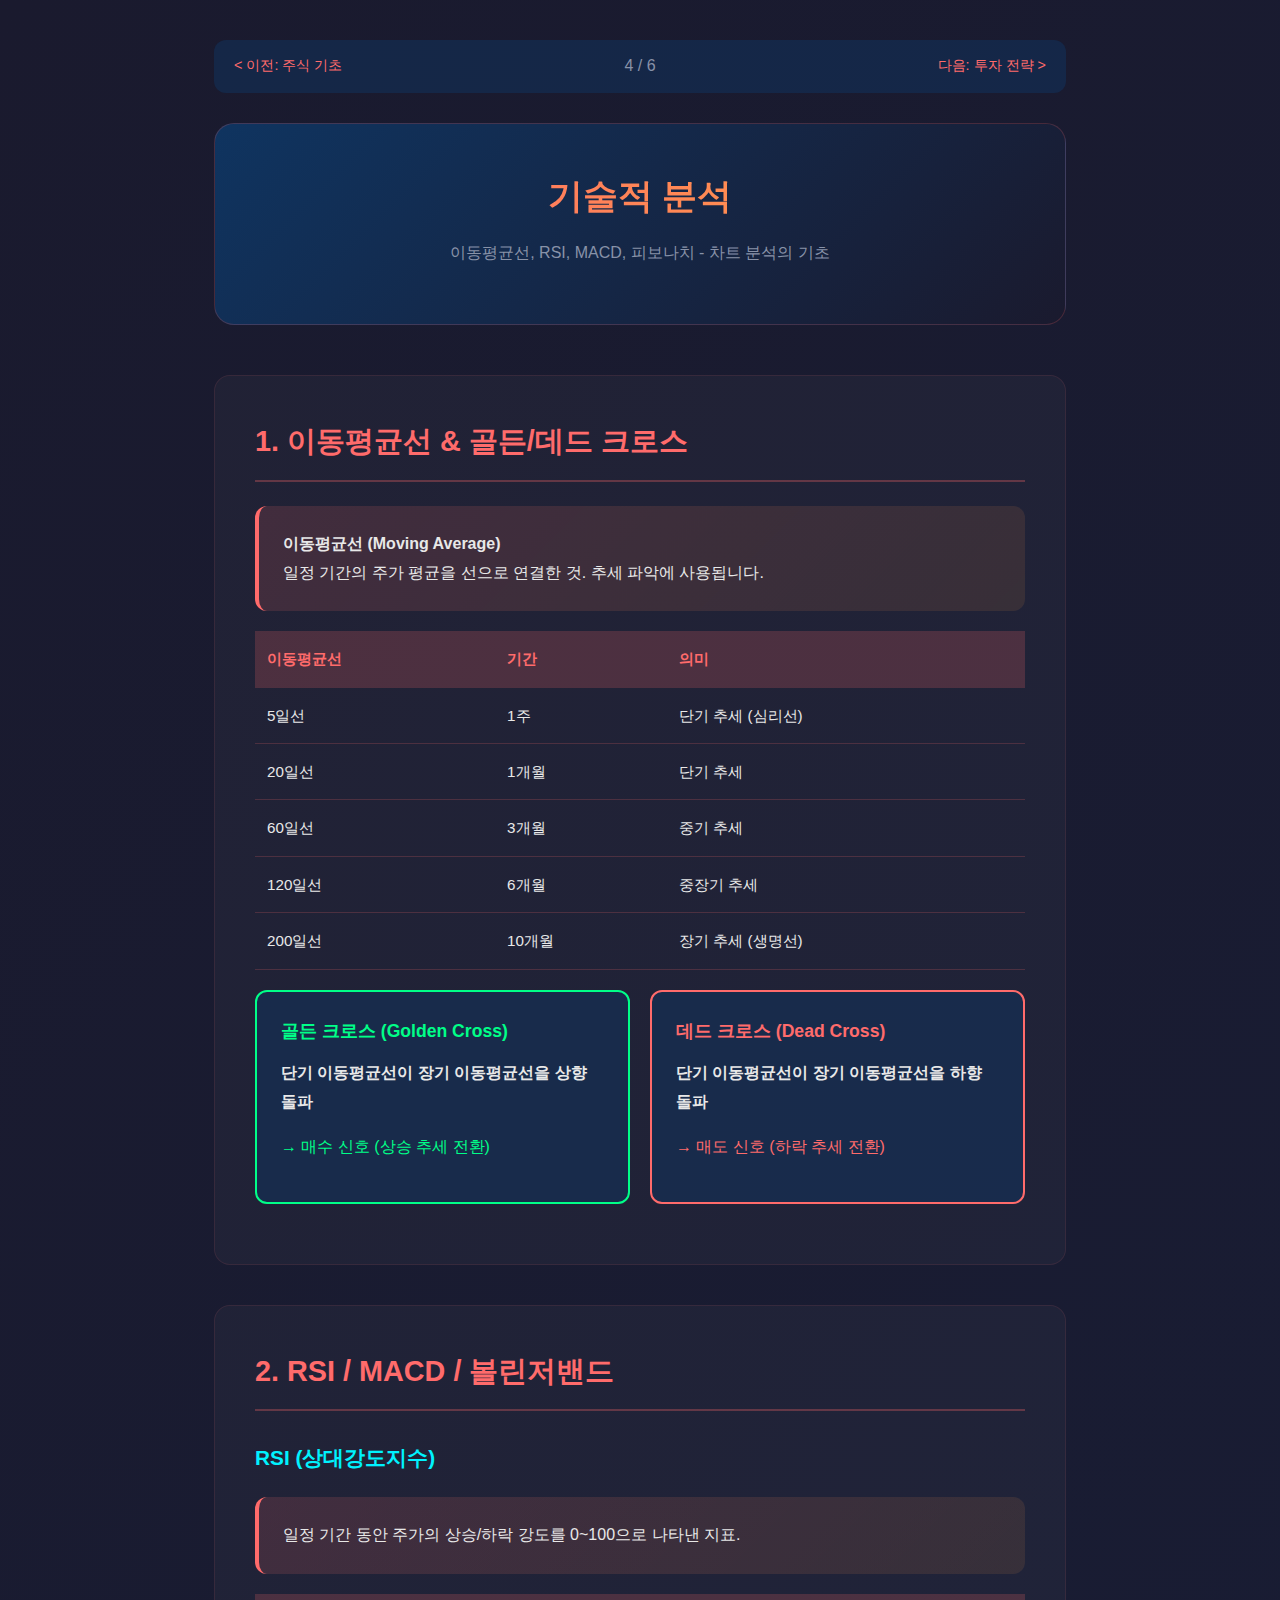
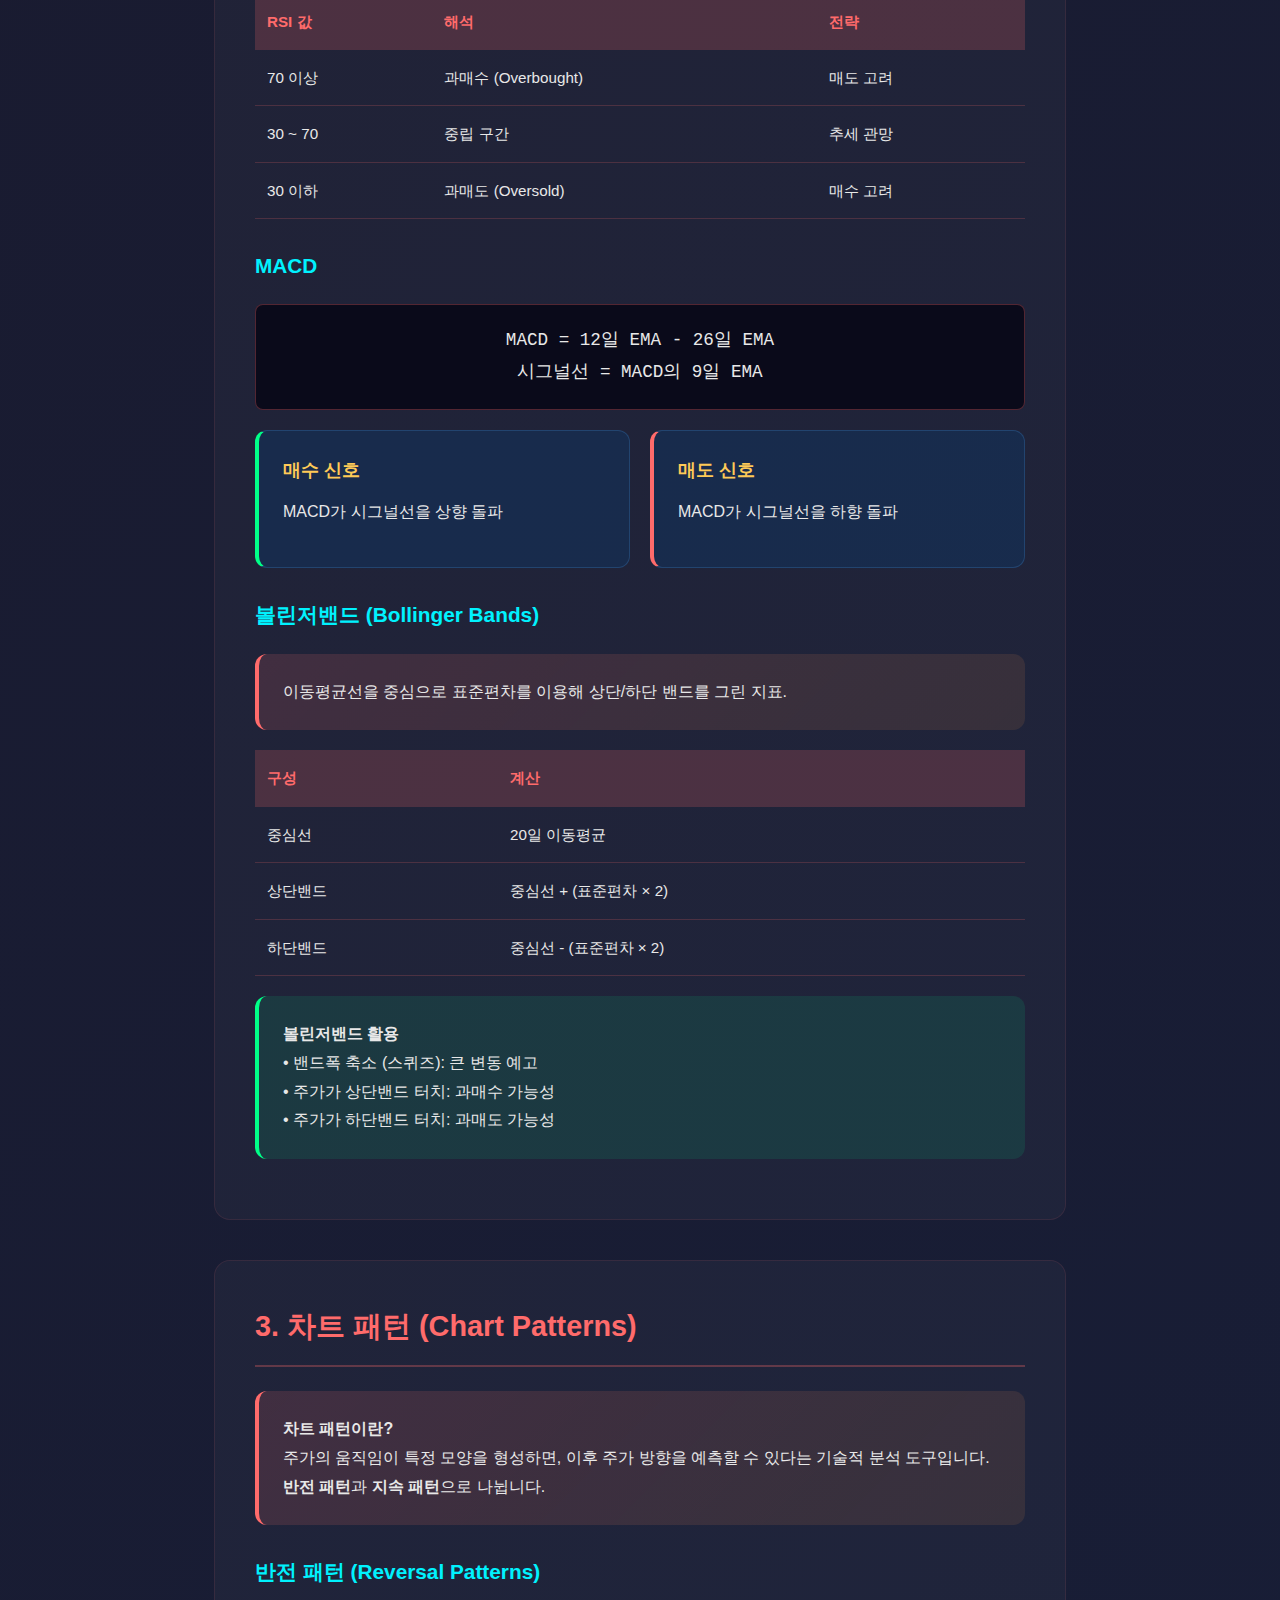
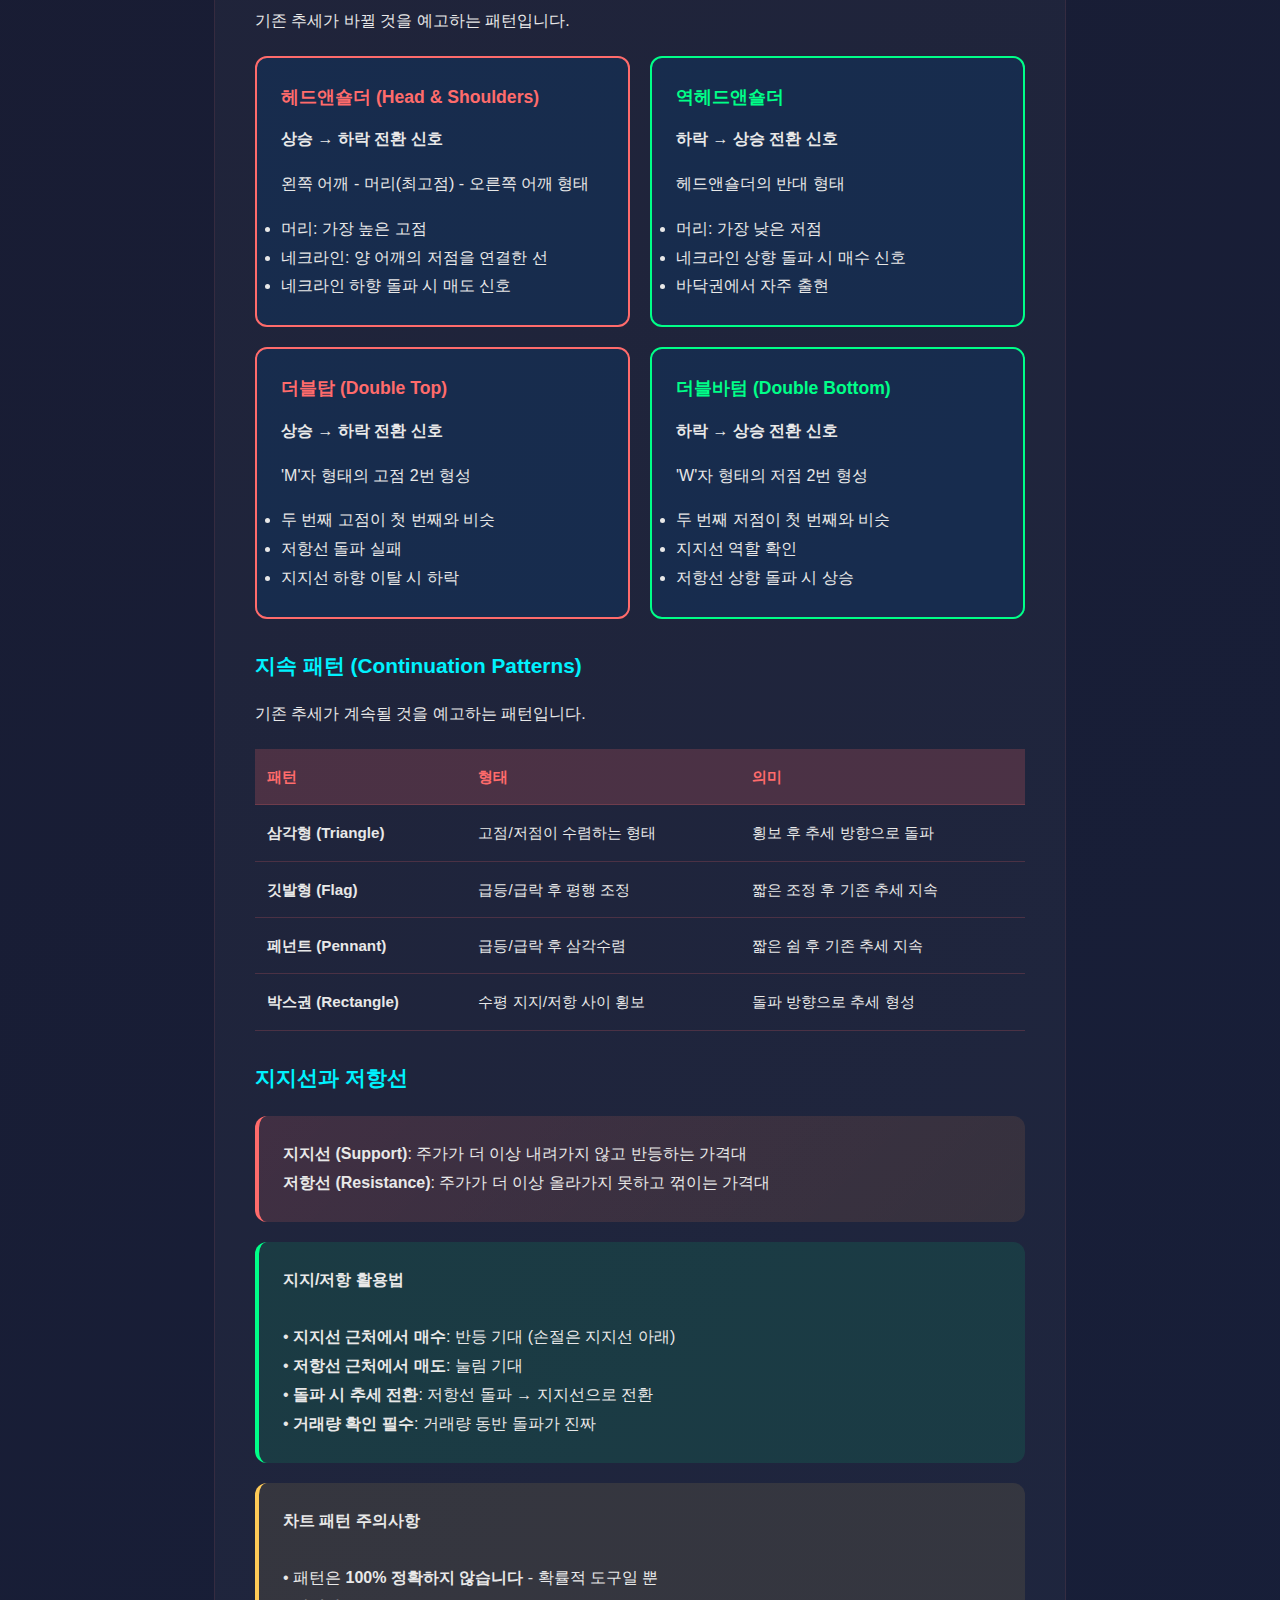
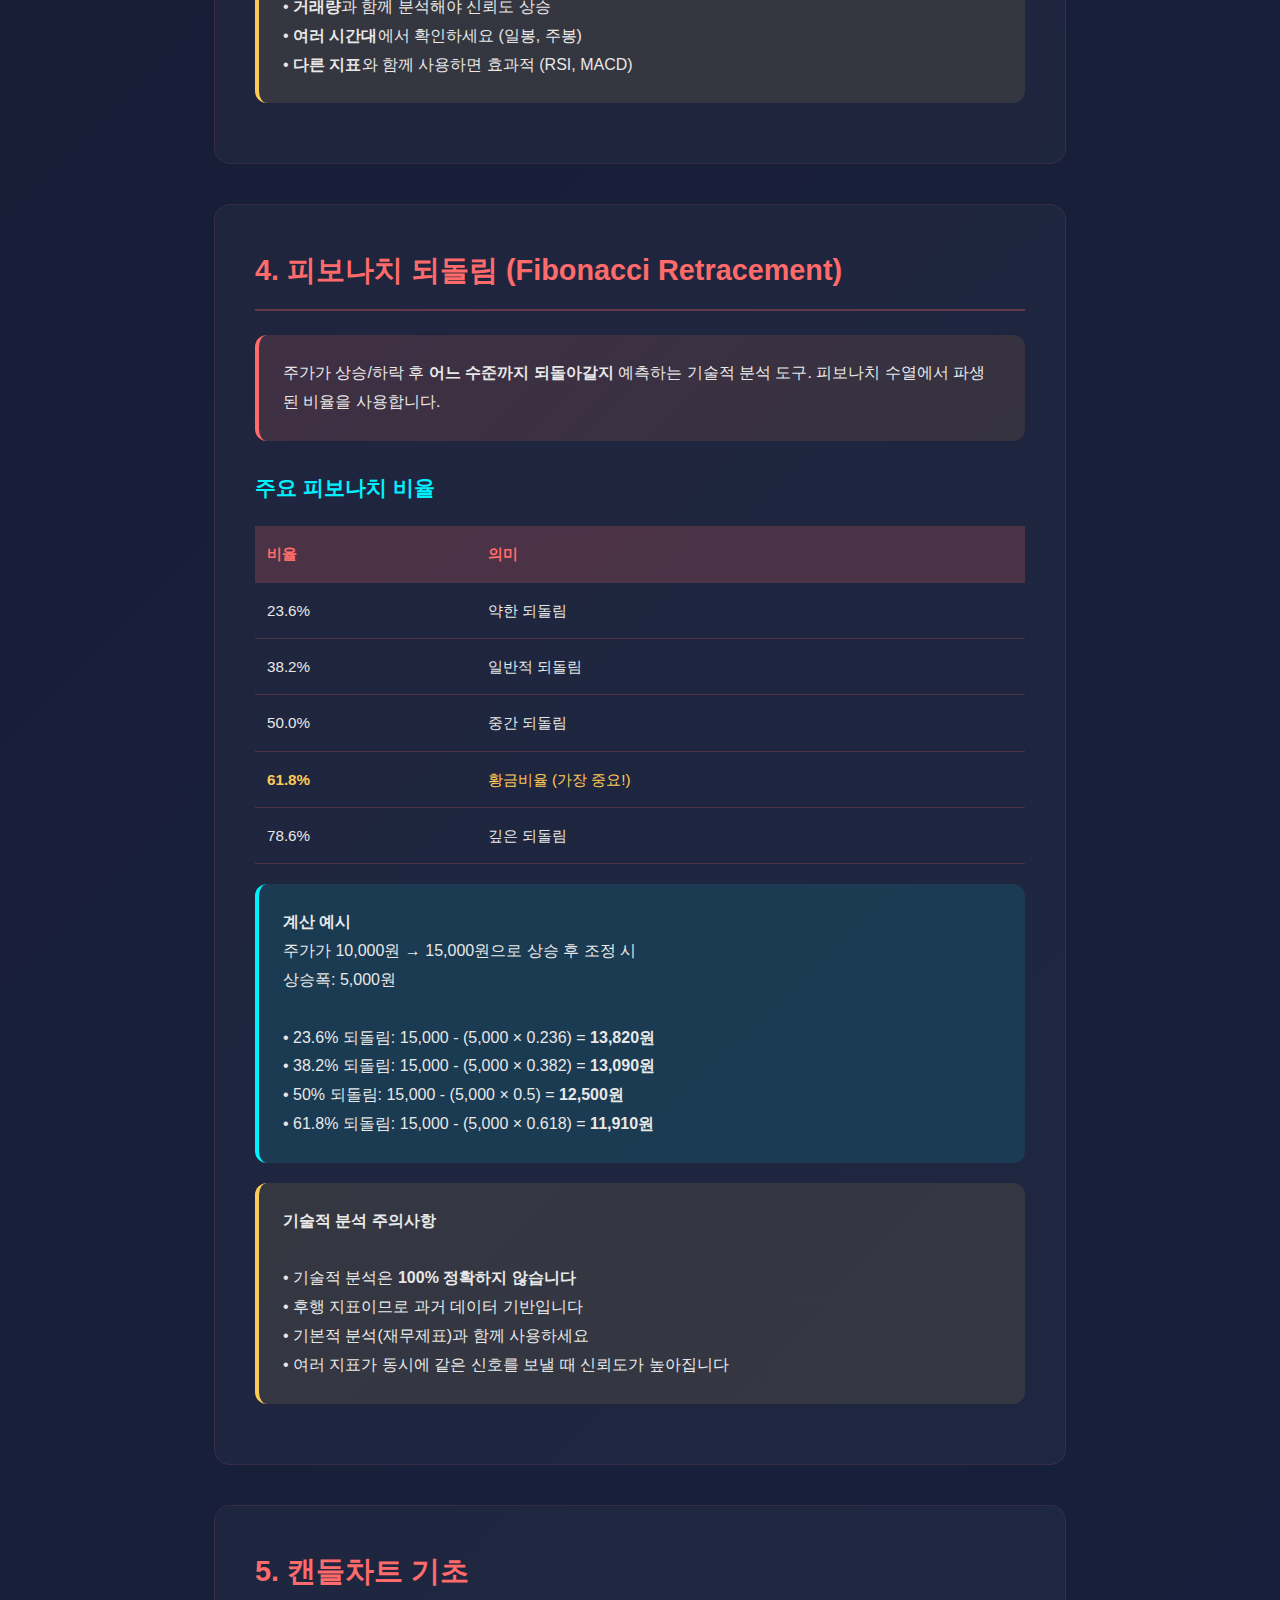
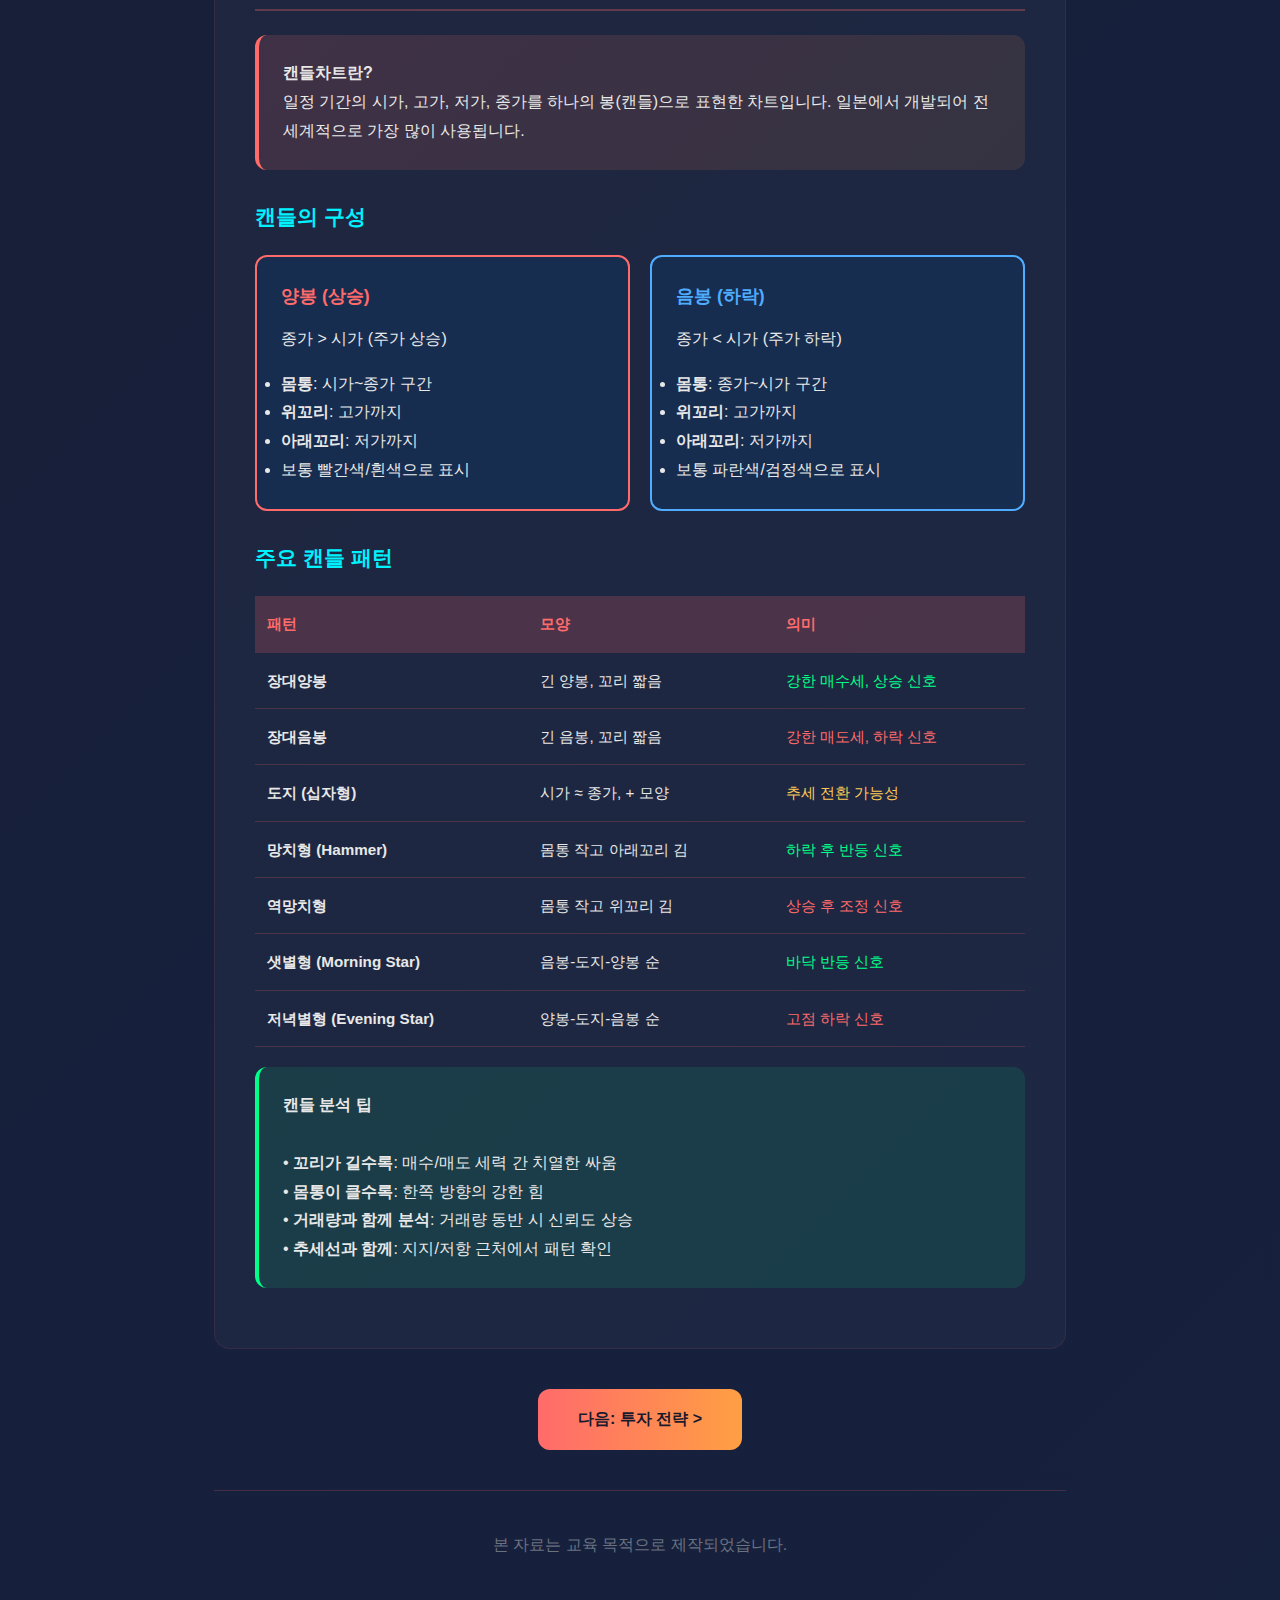
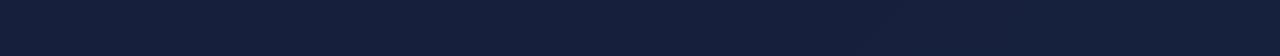
<file: education/4_technical.html>
<!DOCTYPE html>
<html lang="ko">
<head>
    <meta charset="UTF-8">
    <meta name="viewport" content="width=device-width, initial-scale=1.0, maximum-scale=5.0, user-scalable=yes">
    <title>기술적 분석 - 주식 입문자를 위한 교육</title>
    <style>
        * { margin: 0; padding: 0; box-sizing: border-box; }
        body {
            font-family: 'Pretendard', -apple-system, BlinkMacSystemFont, 'Segoe UI', sans-serif;
            background: linear-gradient(135deg, #1a1a2e 0%, #16213e 100%);
            color: #e8e8e8;
            line-height: 1.8;
            min-height: 100vh;
        }
        .container { max-width: 900px; margin: 0 auto; padding: 40px 24px; }
        header {
            text-align: center;
            margin-bottom: 50px;
            padding: 40px;
            background: linear-gradient(135deg, #0f3460 0%, #1a1a2e 100%);
            border-radius: 20px;
            border: 1px solid rgba(255, 107, 107, 0.2);
        }
        h1 {
            font-size: 2.2em;
            background: linear-gradient(90deg, #ff6b6b, #ff9f43);
            -webkit-background-clip: text;
            -webkit-text-fill-color: transparent;
            margin-bottom: 12px;
        }
        .subtitle { color: #8892a8; font-size: 1em; }
        .nav-bar {
            display: flex;
            justify-content: space-between;
            align-items: center;
            margin-bottom: 30px;
            padding: 12px 20px;
            background: rgba(15, 52, 96, 0.5);
            border-radius: 12px;
        }
        .nav-bar a { color: #ff6b6b; text-decoration: none; font-size: 0.9em; }
        .nav-bar a:hover { text-decoration: underline; }
        section {
            background: rgba(255, 255, 255, 0.03);
            padding: 40px;
            border-radius: 16px;
            margin-bottom: 40px;
            border: 1px solid rgba(255, 107, 107, 0.1);
        }
        h2 {
            color: #ff6b6b;
            font-size: 1.8em;
            margin-bottom: 24px;
            padding-bottom: 12px;
            border-bottom: 2px solid rgba(255, 107, 107, 0.3);
        }
        h3 { color: #00f2fe; font-size: 1.3em; margin: 28px 0 16px; }
        h4 { color: #feca57; font-size: 1.1em; margin: 20px 0 12px; }
        p { margin-bottom: 16px; }
        .definition-box {
            background: linear-gradient(135deg, rgba(255, 107, 107, 0.15) 0%, rgba(255, 159, 67, 0.1) 100%);
            padding: 24px;
            border-radius: 12px;
            margin: 20px 0;
            border-left: 4px solid #ff6b6b;
        }
        .example-box {
            background: rgba(0, 242, 254, 0.1);
            padding: 24px;
            border-radius: 12px;
            margin: 20px 0;
            border-left: 4px solid #00f2fe;
        }
        .tip-box {
            background: rgba(0, 255, 136, 0.1);
            padding: 24px;
            border-radius: 12px;
            margin: 20px 0;
            border-left: 4px solid #00ff88;
        }
        .warning-box {
            background: rgba(254, 202, 87, 0.1);
            padding: 24px;
            border-radius: 12px;
            margin: 20px 0;
            border-left: 4px solid #feca57;
        }
        .formula {
            background: #0a0a1a;
            padding: 20px;
            border-radius: 8px;
            font-family: 'Consolas', monospace;
            font-size: 1.1em;
            text-align: center;
            margin: 20px 0;
            border: 1px solid rgba(255, 107, 107, 0.3);
        }
        .table-container { width: 100%; overflow-x: auto; margin: 20px 0; }
        table { width: 100%; border-collapse: collapse; margin: 20px 0; font-size: 0.95em; }
        th, td { padding: 14px 12px; text-align: left; border-bottom: 1px solid rgba(255, 107, 107, 0.2); }
        th { background: rgba(255, 107, 107, 0.2); color: #ff6b6b; font-weight: 600; }
        tr:hover { background: rgba(255, 107, 107, 0.05); }
        .comparison-grid {
            display: grid;
            grid-template-columns: repeat(auto-fit, minmax(280px, 1fr));
            gap: 20px;
            margin: 20px 0;
        }
        .comparison-card {
            background: rgba(15, 52, 96, 0.5);
            padding: 24px;
            border-radius: 12px;
            border: 1px solid rgba(79, 172, 254, 0.2);
        }
        .comparison-card h4 { margin-top: 0; }
        footer {
            text-align: center;
            padding: 40px;
            color: #6b7280;
            border-top: 1px solid rgba(255, 107, 107, 0.2);
            margin-top: 40px;
        }
        .next-page { text-align: center; margin-top: 40px; }
        .next-page a {
            display: inline-block;
            background: linear-gradient(90deg, #ff6b6b, #ff9f43);
            color: #1a1a2e;
            padding: 16px 40px;
            border-radius: 12px;
            text-decoration: none;
            font-weight: bold;
            transition: all 0.3s ease;
        }
        .next-page a:hover { transform: scale(1.05); }
        @media (max-width: 768px) {
            .container { padding: 16px 12px; }
            h1 { font-size: 1.6em; }
            h2 { font-size: 1.4em; }
            section { padding: 20px 16px; }
        }
    </style>
</head>
<body>
    <div class="container">
        <div class="nav-bar">
            <a href="3_stocks.html">< 이전: 주식 기초</a>
            <span style="color: #8892a8;">4 / 6</span>
            <a href="5_strategy.html">다음: 투자 전략 ></a>
        </div>

        <header>
            <h1>기술적 분석</h1>
            <p class="subtitle">이동평균선, RSI, MACD, 피보나치 - 차트 분석의 기초</p>
        </header>

        <!-- Section 14: 이동평균선 -->
        <section>
            <h2>1. 이동평균선 & 골든/데드 크로스</h2>

            <div class="definition-box">
                <strong>이동평균선 (Moving Average)</strong><br>
                일정 기간의 주가 평균을 선으로 연결한 것. 추세 파악에 사용됩니다.
            </div>

            <table>
                <tr>
                    <th>이동평균선</th>
                    <th>기간</th>
                    <th>의미</th>
                </tr>
                <tr>
                    <td>5일선</td>
                    <td>1주</td>
                    <td>단기 추세 (심리선)</td>
                </tr>
                <tr>
                    <td>20일선</td>
                    <td>1개월</td>
                    <td>단기 추세</td>
                </tr>
                <tr>
                    <td>60일선</td>
                    <td>3개월</td>
                    <td>중기 추세</td>
                </tr>
                <tr>
                    <td>120일선</td>
                    <td>6개월</td>
                    <td>중장기 추세</td>
                </tr>
                <tr>
                    <td>200일선</td>
                    <td>10개월</td>
                    <td>장기 추세 (생명선)</td>
                </tr>
            </table>

            <div class="comparison-grid">
                <div class="comparison-card" style="border: 2px solid #00ff88;">
                    <h4 style="color: #00ff88;">골든 크로스 (Golden Cross)</h4>
                    <p><strong>단기 이동평균선이 장기 이동평균선을 상향 돌파</strong></p>
                    <p style="color: #00ff88;">→ 매수 신호 (상승 추세 전환)</p>
                </div>
                <div class="comparison-card" style="border: 2px solid #ff6b6b;">
                    <h4 style="color: #ff6b6b;">데드 크로스 (Dead Cross)</h4>
                    <p><strong>단기 이동평균선이 장기 이동평균선을 하향 돌파</strong></p>
                    <p style="color: #ff6b6b;">→ 매도 신호 (하락 추세 전환)</p>
                </div>
            </div>
        </section>

        <!-- Section 15: RSI / MACD / 볼린저밴드 -->
        <section>
            <h2>2. RSI / MACD / 볼린저밴드</h2>

            <h3>RSI (상대강도지수)</h3>
            <div class="definition-box">
                일정 기간 동안 주가의 상승/하락 강도를 0~100으로 나타낸 지표.
            </div>

            <table>
                <tr>
                    <th>RSI 값</th>
                    <th>해석</th>
                    <th>전략</th>
                </tr>
                <tr>
                    <td>70 이상</td>
                    <td>과매수 (Overbought)</td>
                    <td>매도 고려</td>
                </tr>
                <tr>
                    <td>30 ~ 70</td>
                    <td>중립 구간</td>
                    <td>추세 관망</td>
                </tr>
                <tr>
                    <td>30 이하</td>
                    <td>과매도 (Oversold)</td>
                    <td>매수 고려</td>
                </tr>
            </table>

            <h3>MACD</h3>
            <div class="formula">
                MACD = 12일 EMA - 26일 EMA<br>
                시그널선 = MACD의 9일 EMA
            </div>

            <div class="comparison-grid">
                <div class="comparison-card" style="border-left: 4px solid #00ff88;">
                    <h4>매수 신호</h4>
                    <p>MACD가 시그널선을 상향 돌파</p>
                </div>
                <div class="comparison-card" style="border-left: 4px solid #ff6b6b;">
                    <h4>매도 신호</h4>
                    <p>MACD가 시그널선을 하향 돌파</p>
                </div>
            </div>

            <h3>볼린저밴드 (Bollinger Bands)</h3>
            <div class="definition-box">
                이동평균선을 중심으로 표준편차를 이용해 상단/하단 밴드를 그린 지표.
            </div>

            <table>
                <tr>
                    <th>구성</th>
                    <th>계산</th>
                </tr>
                <tr>
                    <td>중심선</td>
                    <td>20일 이동평균</td>
                </tr>
                <tr>
                    <td>상단밴드</td>
                    <td>중심선 + (표준편차 × 2)</td>
                </tr>
                <tr>
                    <td>하단밴드</td>
                    <td>중심선 - (표준편차 × 2)</td>
                </tr>
            </table>

            <div class="tip-box">
                <strong>볼린저밴드 활용</strong><br>
                • 밴드폭 축소 (스퀴즈): 큰 변동 예고<br>
                • 주가가 상단밴드 터치: 과매수 가능성<br>
                • 주가가 하단밴드 터치: 과매도 가능성
            </div>
        </section>

        <!-- NEW Section: 차트 패턴 -->
        <section>
            <h2>3. 차트 패턴 (Chart Patterns)</h2>

            <div class="definition-box">
                <strong>차트 패턴이란?</strong><br>
                주가의 움직임이 특정 모양을 형성하면, 이후 주가 방향을 예측할 수 있다는 기술적 분석 도구입니다.
                <strong>반전 패턴</strong>과 <strong>지속 패턴</strong>으로 나뉩니다.
            </div>

            <h3>반전 패턴 (Reversal Patterns)</h3>
            <p>기존 추세가 바뀔 것을 예고하는 패턴입니다.</p>

            <div class="comparison-grid">
                <div class="comparison-card" style="border: 2px solid #ff6b6b;">
                    <h4 style="color: #ff6b6b;">헤드앤숄더 (Head & Shoulders)</h4>
                    <p><strong>상승 → 하락 전환 신호</strong></p>
                    <p>왼쪽 어깨 - 머리(최고점) - 오른쪽 어깨 형태</p>
                    <ul>
                        <li>머리: 가장 높은 고점</li>
                        <li>네크라인: 양 어깨의 저점을 연결한 선</li>
                        <li>네크라인 하향 돌파 시 매도 신호</li>
                    </ul>
                </div>
                <div class="comparison-card" style="border: 2px solid #00ff88;">
                    <h4 style="color: #00ff88;">역헤드앤숄더</h4>
                    <p><strong>하락 → 상승 전환 신호</strong></p>
                    <p>헤드앤숄더의 반대 형태</p>
                    <ul>
                        <li>머리: 가장 낮은 저점</li>
                        <li>네크라인 상향 돌파 시 매수 신호</li>
                        <li>바닥권에서 자주 출현</li>
                    </ul>
                </div>
            </div>

            <div class="comparison-grid">
                <div class="comparison-card" style="border: 2px solid #ff6b6b;">
                    <h4 style="color: #ff6b6b;">더블탑 (Double Top)</h4>
                    <p><strong>상승 → 하락 전환 신호</strong></p>
                    <p>'M'자 형태의 고점 2번 형성</p>
                    <ul>
                        <li>두 번째 고점이 첫 번째와 비슷</li>
                        <li>저항선 돌파 실패</li>
                        <li>지지선 하향 이탈 시 하락</li>
                    </ul>
                </div>
                <div class="comparison-card" style="border: 2px solid #00ff88;">
                    <h4 style="color: #00ff88;">더블바텀 (Double Bottom)</h4>
                    <p><strong>하락 → 상승 전환 신호</strong></p>
                    <p>'W'자 형태의 저점 2번 형성</p>
                    <ul>
                        <li>두 번째 저점이 첫 번째와 비슷</li>
                        <li>지지선 역할 확인</li>
                        <li>저항선 상향 돌파 시 상승</li>
                    </ul>
                </div>
            </div>

            <h3>지속 패턴 (Continuation Patterns)</h3>
            <p>기존 추세가 계속될 것을 예고하는 패턴입니다.</p>

            <table>
                <tr>
                    <th>패턴</th>
                    <th>형태</th>
                    <th>의미</th>
                </tr>
                <tr>
                    <td><strong>삼각형 (Triangle)</strong></td>
                    <td>고점/저점이 수렴하는 형태</td>
                    <td>횡보 후 추세 방향으로 돌파</td>
                </tr>
                <tr>
                    <td><strong>깃발형 (Flag)</strong></td>
                    <td>급등/급락 후 평행 조정</td>
                    <td>짧은 조정 후 기존 추세 지속</td>
                </tr>
                <tr>
                    <td><strong>페넌트 (Pennant)</strong></td>
                    <td>급등/급락 후 삼각수렴</td>
                    <td>짧은 쉼 후 기존 추세 지속</td>
                </tr>
                <tr>
                    <td><strong>박스권 (Rectangle)</strong></td>
                    <td>수평 지지/저항 사이 횡보</td>
                    <td>돌파 방향으로 추세 형성</td>
                </tr>
            </table>

            <h3>지지선과 저항선</h3>
            <div class="definition-box">
                <strong>지지선 (Support)</strong>: 주가가 더 이상 내려가지 않고 반등하는 가격대<br>
                <strong>저항선 (Resistance)</strong>: 주가가 더 이상 올라가지 못하고 꺾이는 가격대
            </div>

            <div class="tip-box">
                <strong>지지/저항 활용법</strong><br><br>
                • <strong>지지선 근처에서 매수</strong>: 반등 기대 (손절은 지지선 아래)<br>
                • <strong>저항선 근처에서 매도</strong>: 눌림 기대<br>
                • <strong>돌파 시 추세 전환</strong>: 저항선 돌파 → 지지선으로 전환<br>
                • <strong>거래량 확인 필수</strong>: 거래량 동반 돌파가 진짜
            </div>

            <div class="warning-box">
                <strong>차트 패턴 주의사항</strong><br><br>
                • 패턴은 <strong>100% 정확하지 않습니다</strong> - 확률적 도구일 뿐<br>
                • <strong>거래량</strong>과 함께 분석해야 신뢰도 상승<br>
                • <strong>여러 시간대</strong>에서 확인하세요 (일봉, 주봉)<br>
                • <strong>다른 지표</strong>와 함께 사용하면 효과적 (RSI, MACD)
            </div>
        </section>

        <!-- Section 16: 피보나치 -->
        <section>
            <h2>4. 피보나치 되돌림 (Fibonacci Retracement)</h2>

            <div class="definition-box">
                주가가 상승/하락 후 <strong>어느 수준까지 되돌아갈지</strong> 예측하는 기술적 분석 도구.
                피보나치 수열에서 파생된 비율을 사용합니다.
            </div>

            <h3>주요 피보나치 비율</h3>
            <table>
                <tr>
                    <th>비율</th>
                    <th>의미</th>
                </tr>
                <tr>
                    <td>23.6%</td>
                    <td>약한 되돌림</td>
                </tr>
                <tr>
                    <td>38.2%</td>
                    <td>일반적 되돌림</td>
                </tr>
                <tr>
                    <td>50.0%</td>
                    <td>중간 되돌림</td>
                </tr>
                <tr>
                    <td style="color: #feca57; font-weight: bold;">61.8%</td>
                    <td style="color: #feca57;">황금비율 (가장 중요!)</td>
                </tr>
                <tr>
                    <td>78.6%</td>
                    <td>깊은 되돌림</td>
                </tr>
            </table>

            <div class="example-box">
                <strong>계산 예시</strong><br>
                주가가 10,000원 → 15,000원으로 상승 후 조정 시<br>
                상승폭: 5,000원<br><br>
                • 23.6% 되돌림: 15,000 - (5,000 × 0.236) = <strong>13,820원</strong><br>
                • 38.2% 되돌림: 15,000 - (5,000 × 0.382) = <strong>13,090원</strong><br>
                • 50% 되돌림: 15,000 - (5,000 × 0.5) = <strong>12,500원</strong><br>
                • 61.8% 되돌림: 15,000 - (5,000 × 0.618) = <strong>11,910원</strong>
            </div>

            <div class="warning-box">
                <strong>기술적 분석 주의사항</strong><br><br>
                • 기술적 분석은 <strong>100% 정확하지 않습니다</strong><br>
                • 후행 지표이므로 과거 데이터 기반입니다<br>
                • 기본적 분석(재무제표)과 함께 사용하세요<br>
                • 여러 지표가 동시에 같은 신호를 보낼 때 신뢰도가 높아집니다
            </div>
        </section>

        <!-- Section: 캔들차트 기초 -->
        <section>
            <h2>5. 캔들차트 기초</h2>

            <div class="definition-box">
                <strong>캔들차트란?</strong><br>
                일정 기간의 시가, 고가, 저가, 종가를 하나의 봉(캔들)으로 표현한 차트입니다.
                일본에서 개발되어 전 세계적으로 가장 많이 사용됩니다.
            </div>

            <h3>캔들의 구성</h3>
            <div class="comparison-grid">
                <div class="comparison-card" style="border: 2px solid #ff6b6b;">
                    <h4 style="color: #ff6b6b;">양봉 (상승)</h4>
                    <p>종가 > 시가 (주가 상승)</p>
                    <ul>
                        <li><strong>몸통</strong>: 시가~종가 구간</li>
                        <li><strong>위꼬리</strong>: 고가까지</li>
                        <li><strong>아래꼬리</strong>: 저가까지</li>
                        <li>보통 빨간색/흰색으로 표시</li>
                    </ul>
                </div>
                <div class="comparison-card" style="border: 2px solid #4facfe;">
                    <h4 style="color: #4facfe;">음봉 (하락)</h4>
                    <p>종가 < 시가 (주가 하락)</p>
                    <ul>
                        <li><strong>몸통</strong>: 종가~시가 구간</li>
                        <li><strong>위꼬리</strong>: 고가까지</li>
                        <li><strong>아래꼬리</strong>: 저가까지</li>
                        <li>보통 파란색/검정색으로 표시</li>
                    </ul>
                </div>
            </div>

            <h3>주요 캔들 패턴</h3>
            <table>
                <tr>
                    <th>패턴</th>
                    <th>모양</th>
                    <th>의미</th>
                </tr>
                <tr>
                    <td><strong>장대양봉</strong></td>
                    <td>긴 양봉, 꼬리 짧음</td>
                    <td style="color: #00ff88;">강한 매수세, 상승 신호</td>
                </tr>
                <tr>
                    <td><strong>장대음봉</strong></td>
                    <td>긴 음봉, 꼬리 짧음</td>
                    <td style="color: #ff6b6b;">강한 매도세, 하락 신호</td>
                </tr>
                <tr>
                    <td><strong>도지 (십자형)</strong></td>
                    <td>시가 ≈ 종가, + 모양</td>
                    <td style="color: #feca57;">추세 전환 가능성</td>
                </tr>
                <tr>
                    <td><strong>망치형 (Hammer)</strong></td>
                    <td>몸통 작고 아래꼬리 김</td>
                    <td style="color: #00ff88;">하락 후 반등 신호</td>
                </tr>
                <tr>
                    <td><strong>역망치형</strong></td>
                    <td>몸통 작고 위꼬리 김</td>
                    <td style="color: #ff6b6b;">상승 후 조정 신호</td>
                </tr>
                <tr>
                    <td><strong>샛별형 (Morning Star)</strong></td>
                    <td>음봉-도지-양봉 순</td>
                    <td style="color: #00ff88;">바닥 반등 신호</td>
                </tr>
                <tr>
                    <td><strong>저녁별형 (Evening Star)</strong></td>
                    <td>양봉-도지-음봉 순</td>
                    <td style="color: #ff6b6b;">고점 하락 신호</td>
                </tr>
            </table>

            <div class="tip-box">
                <strong>캔들 분석 팁</strong><br><br>
                • <strong>꼬리가 길수록</strong>: 매수/매도 세력 간 치열한 싸움<br>
                • <strong>몸통이 클수록</strong>: 한쪽 방향의 강한 힘<br>
                • <strong>거래량과 함께 분석</strong>: 거래량 동반 시 신뢰도 상승<br>
                • <strong>추세선과 함께</strong>: 지지/저항 근처에서 패턴 확인
            </div>
        </section>

        <div class="next-page">
            <a href="5_strategy.html">다음: 투자 전략 ></a>
        </div>

        <footer>
            <p>본 자료는 교육 목적으로 제작되었습니다.</p>
        </footer>
    </div>
</body>
</html>
</file>
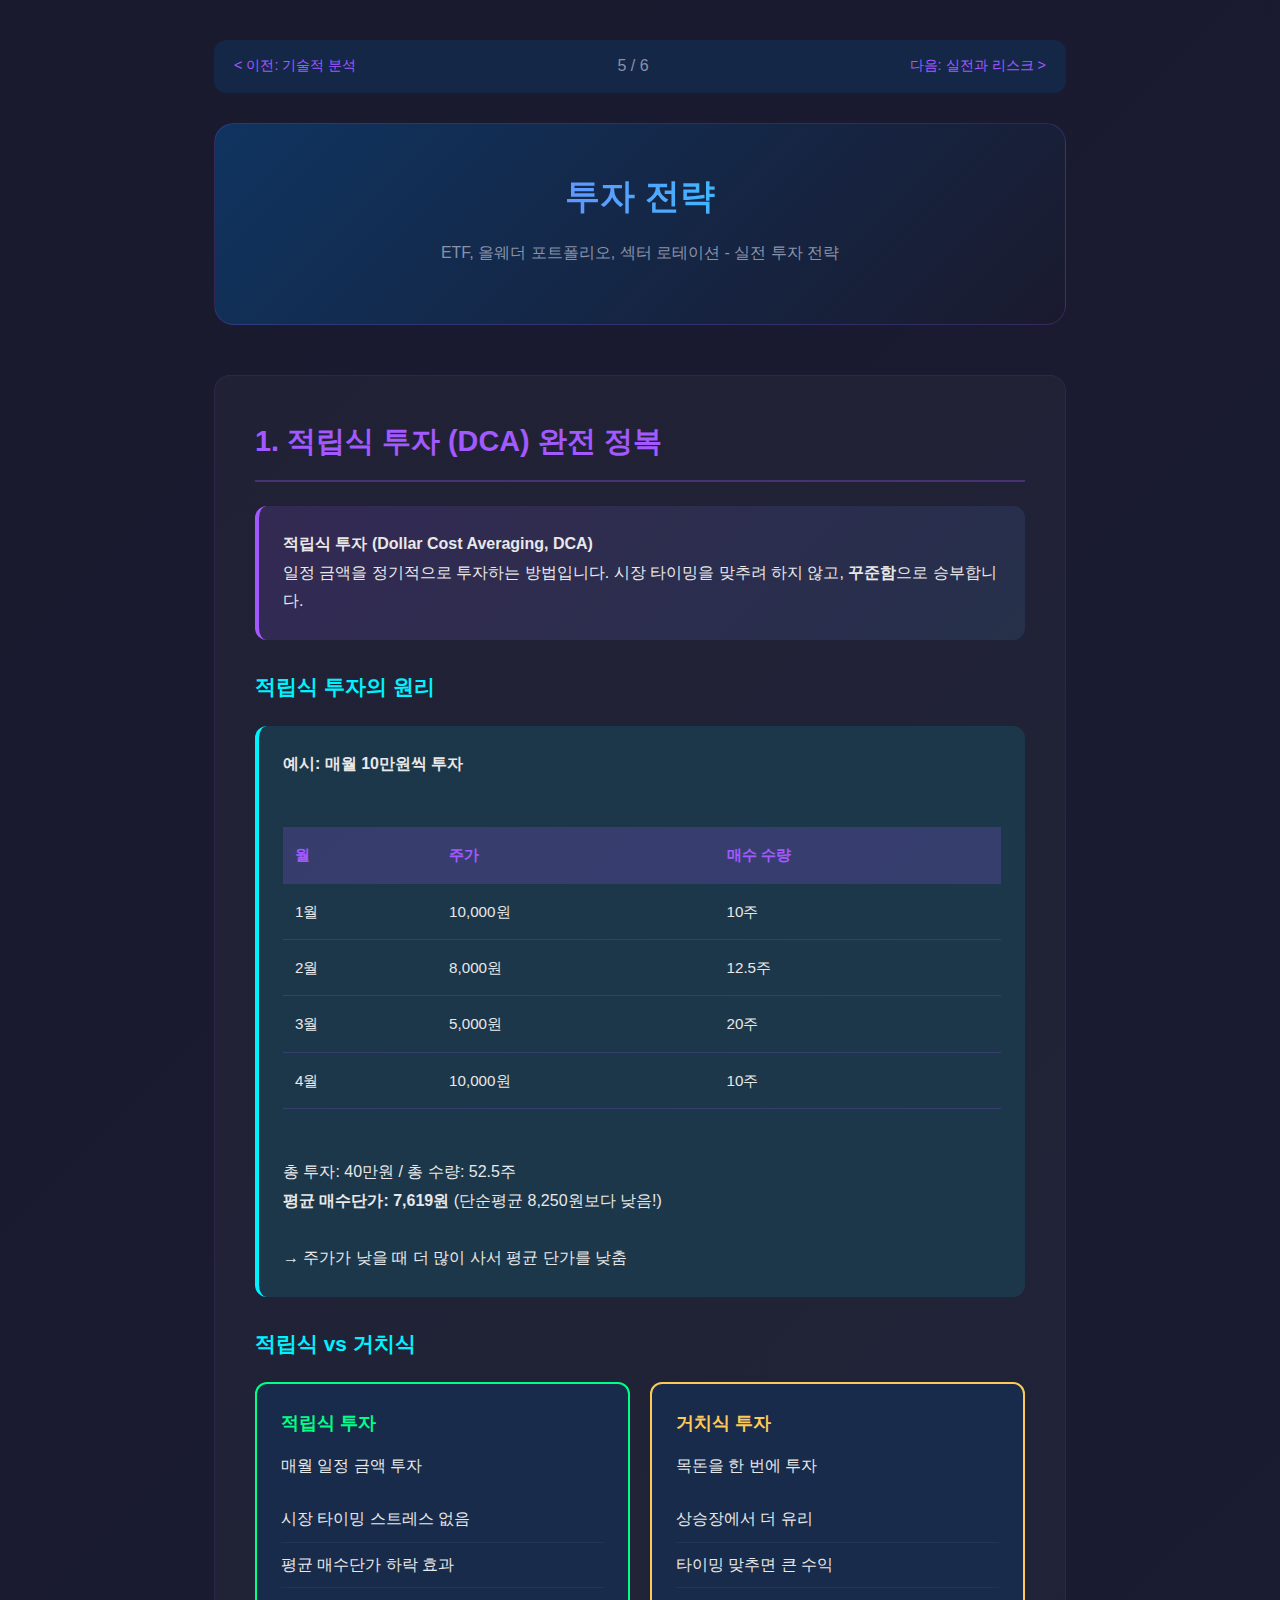
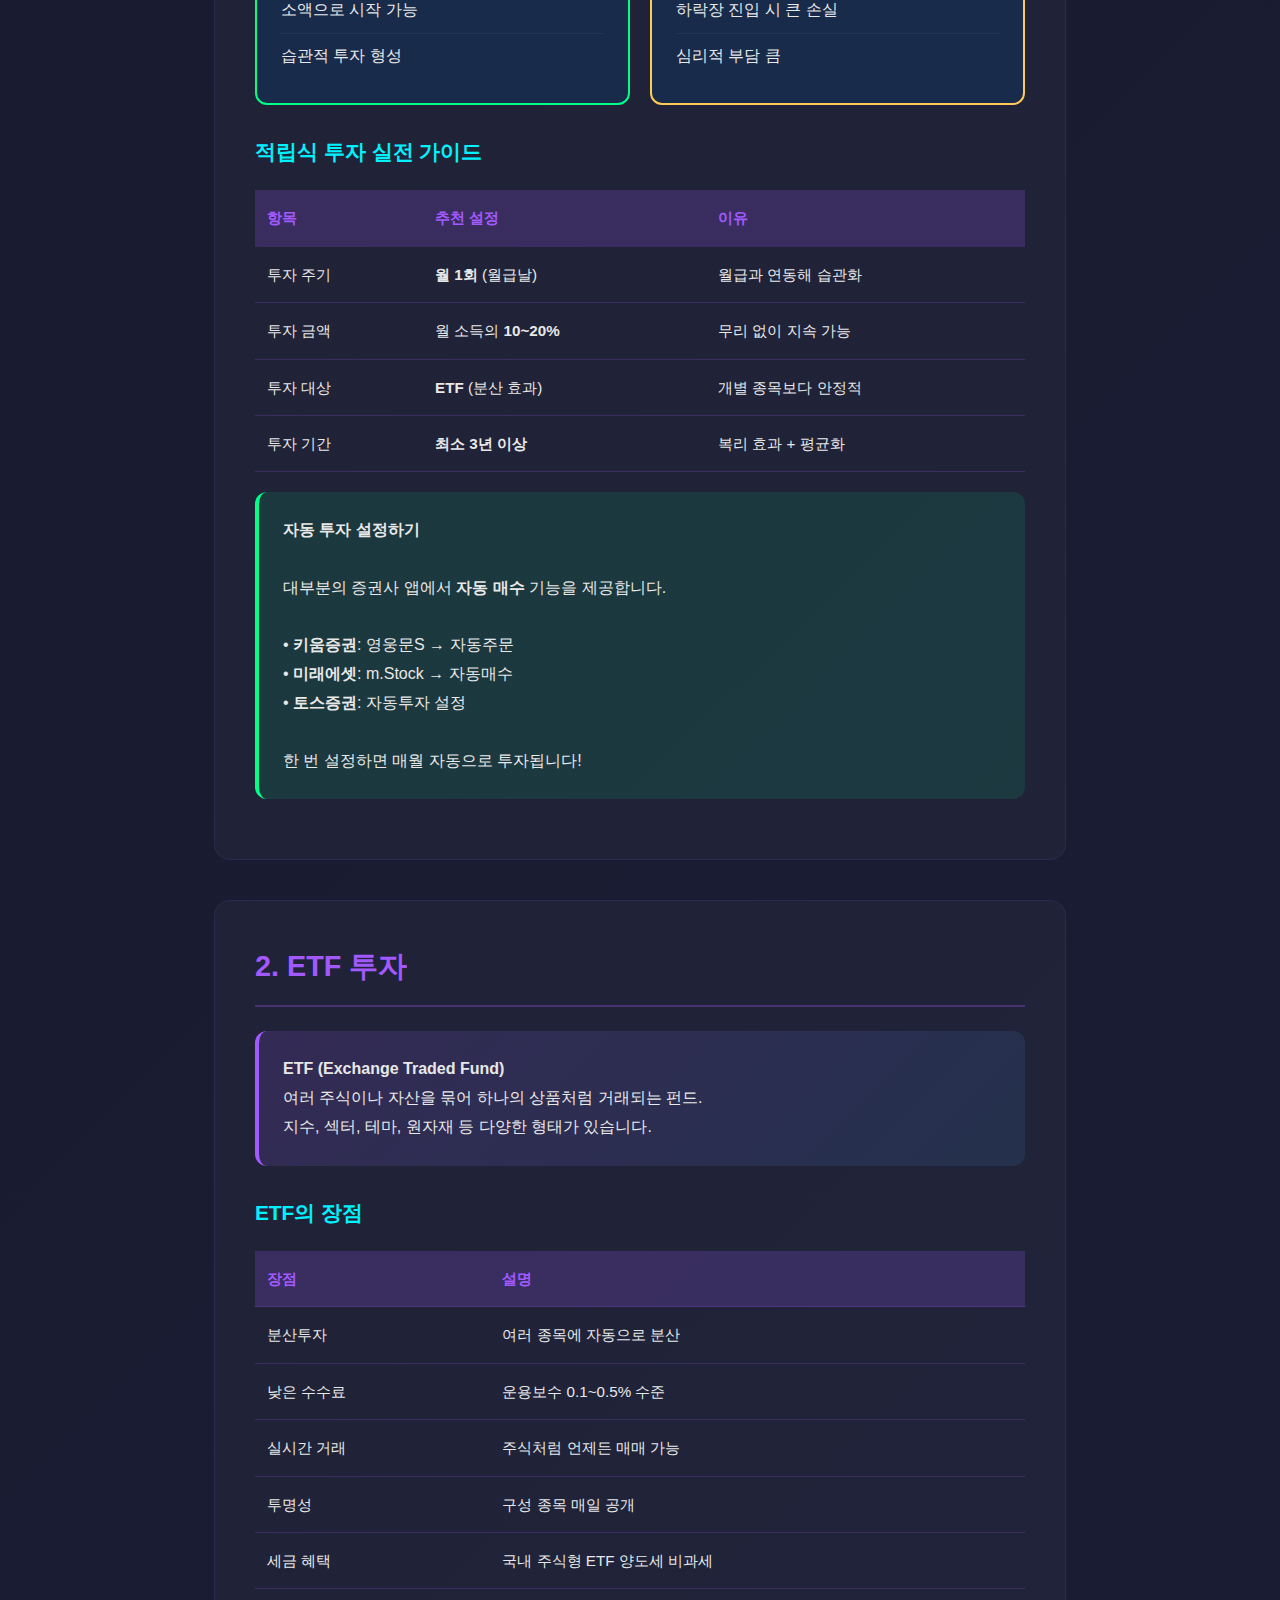
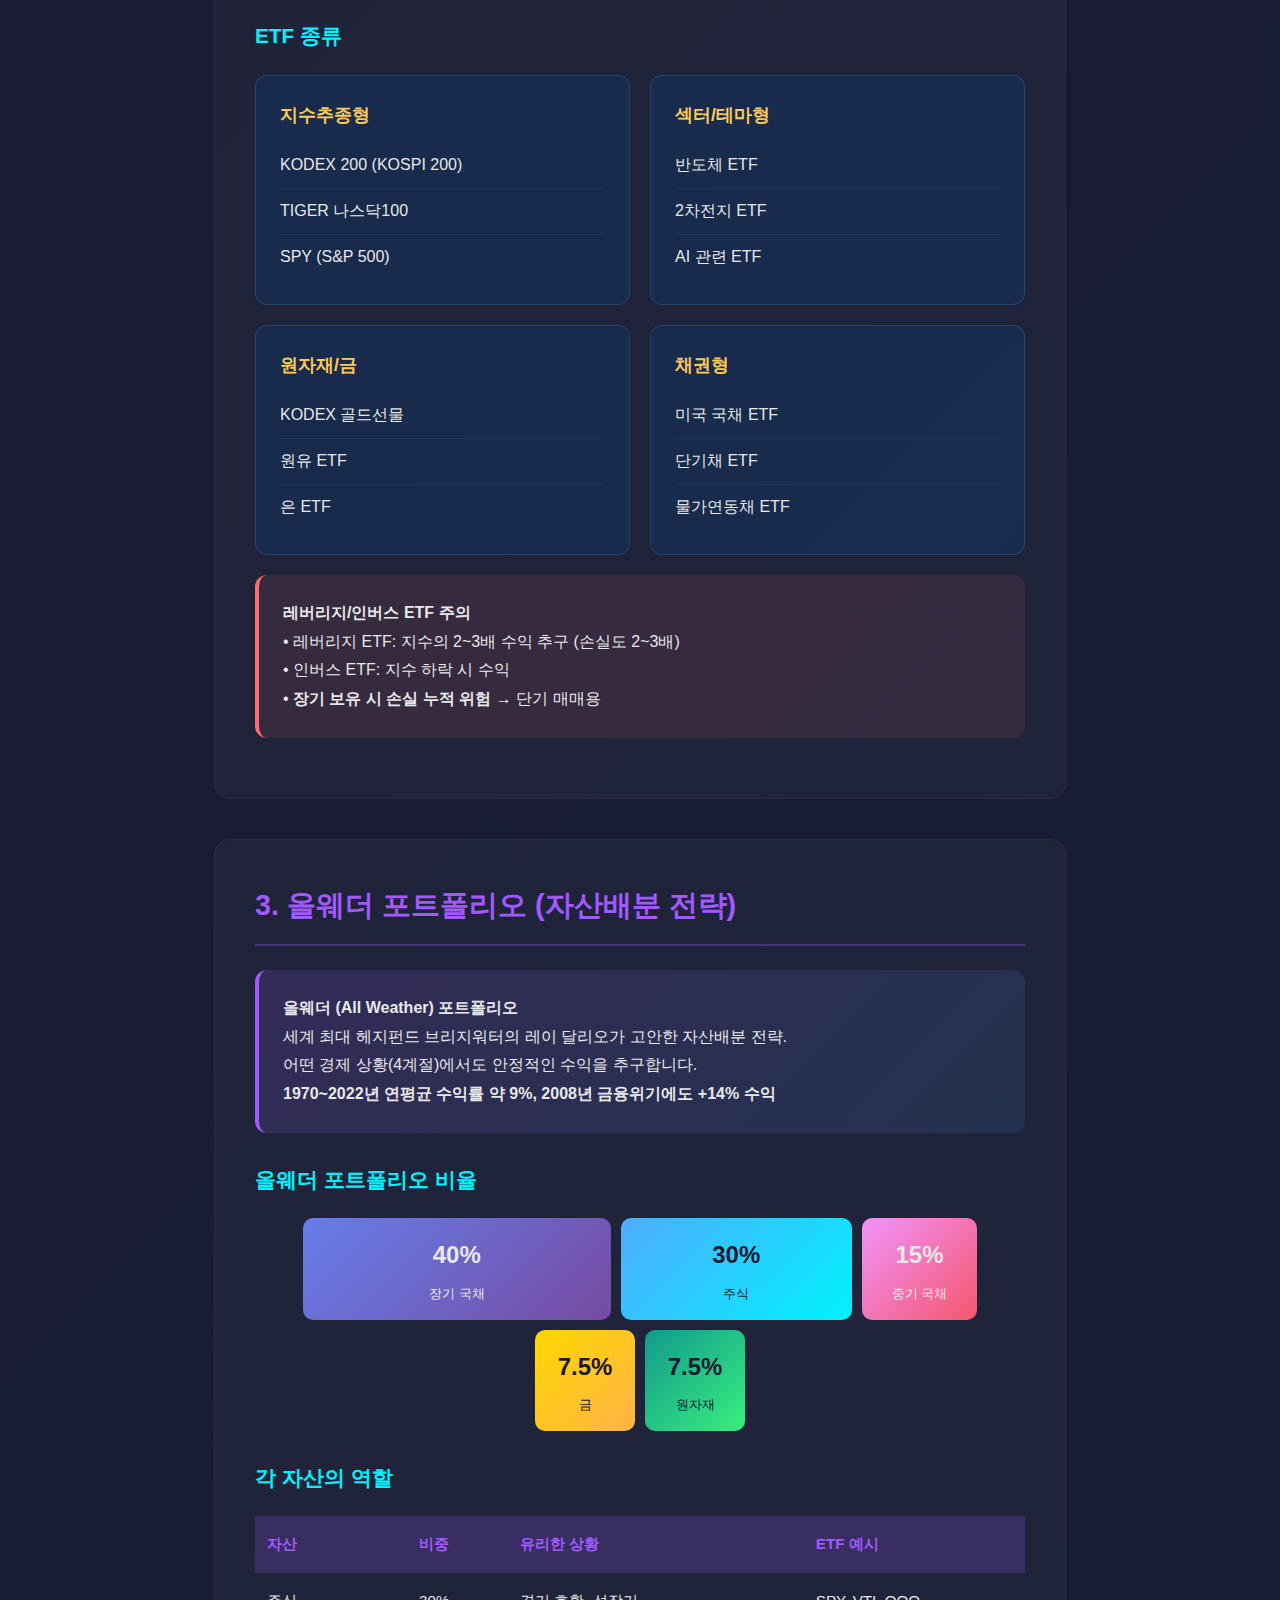
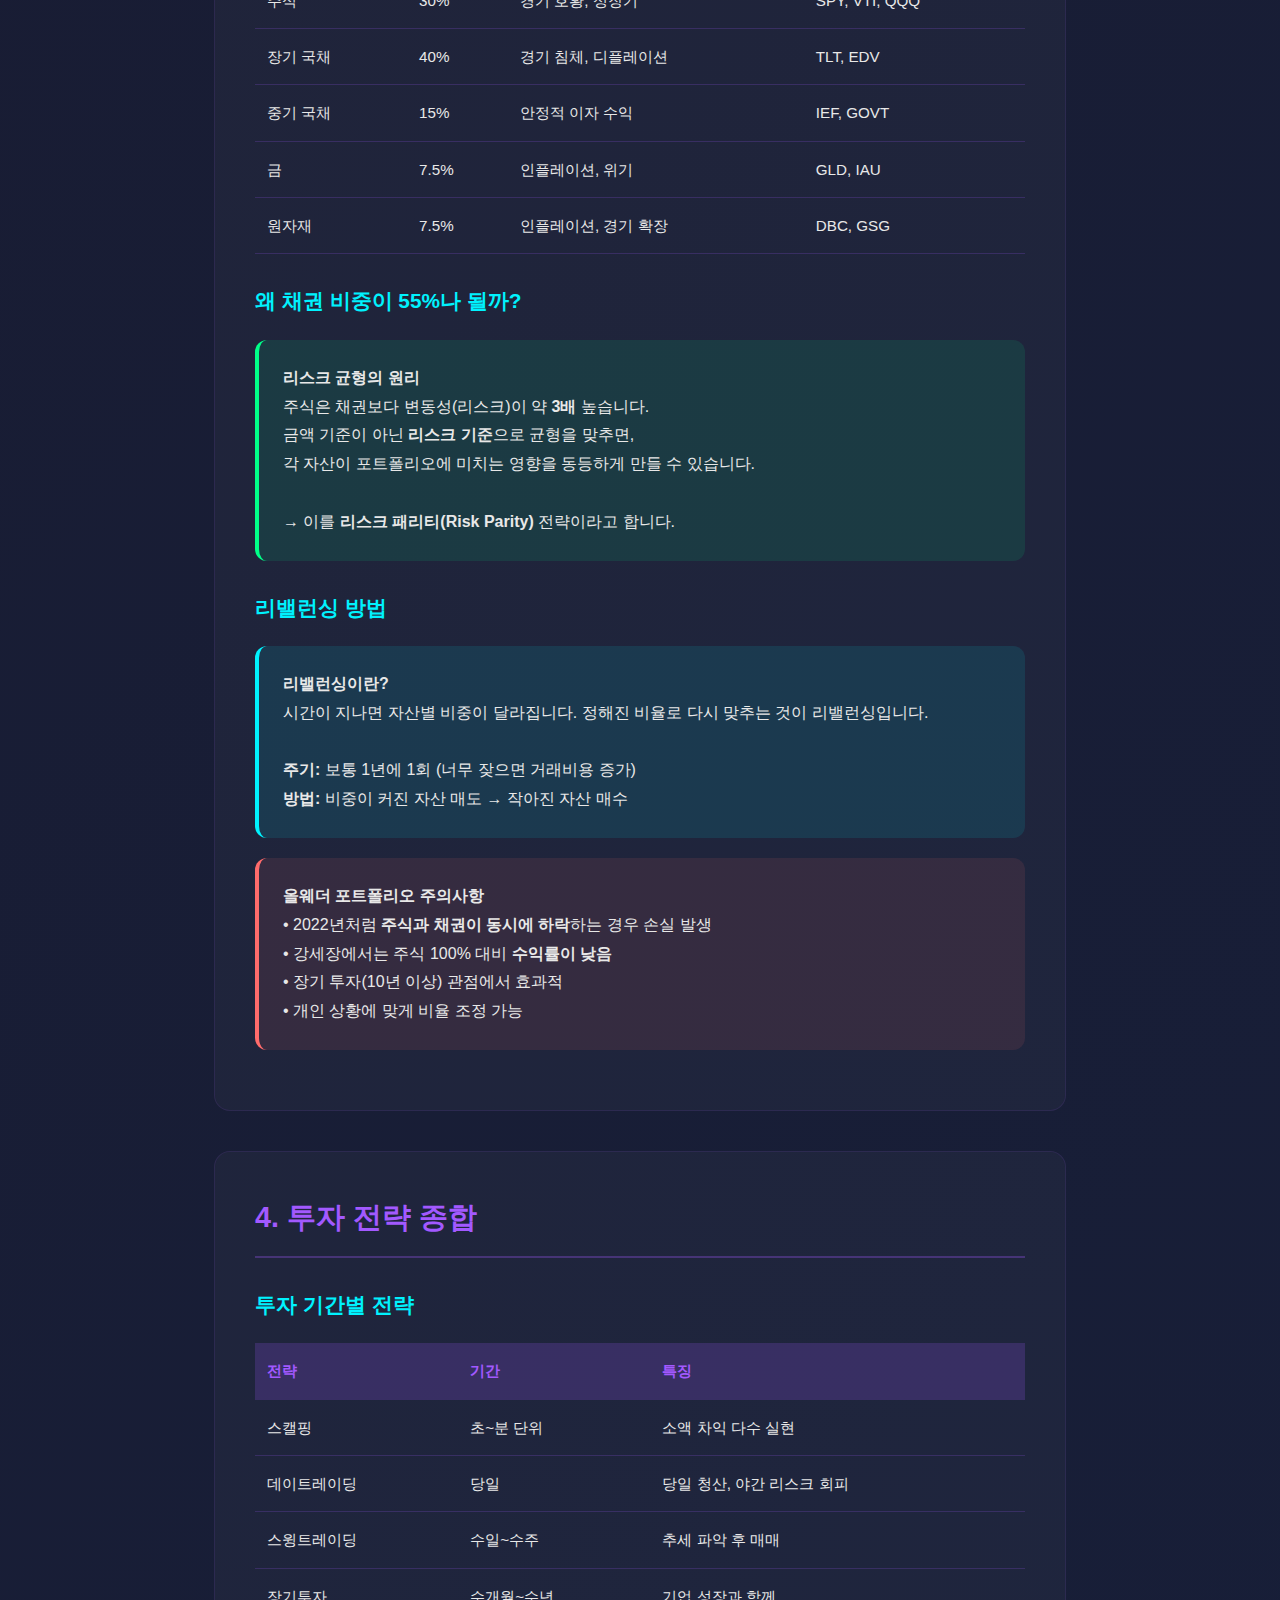
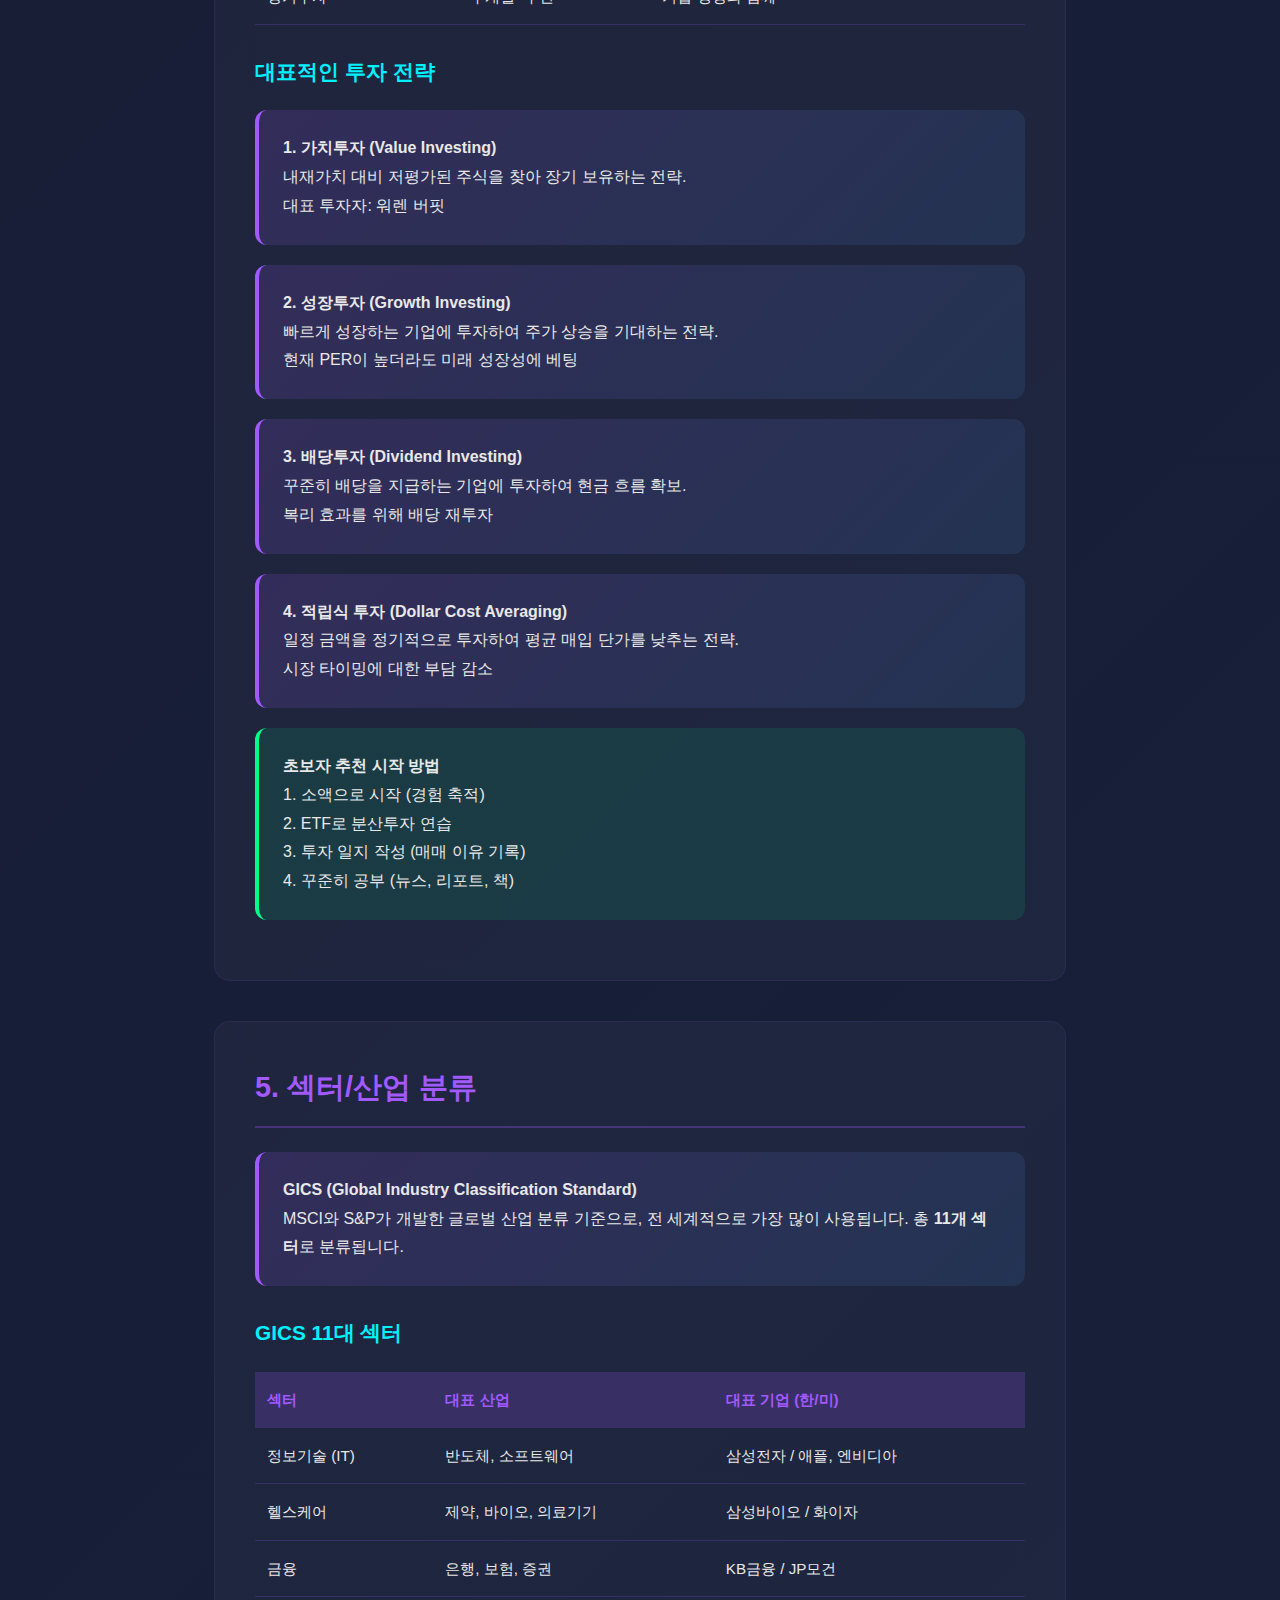
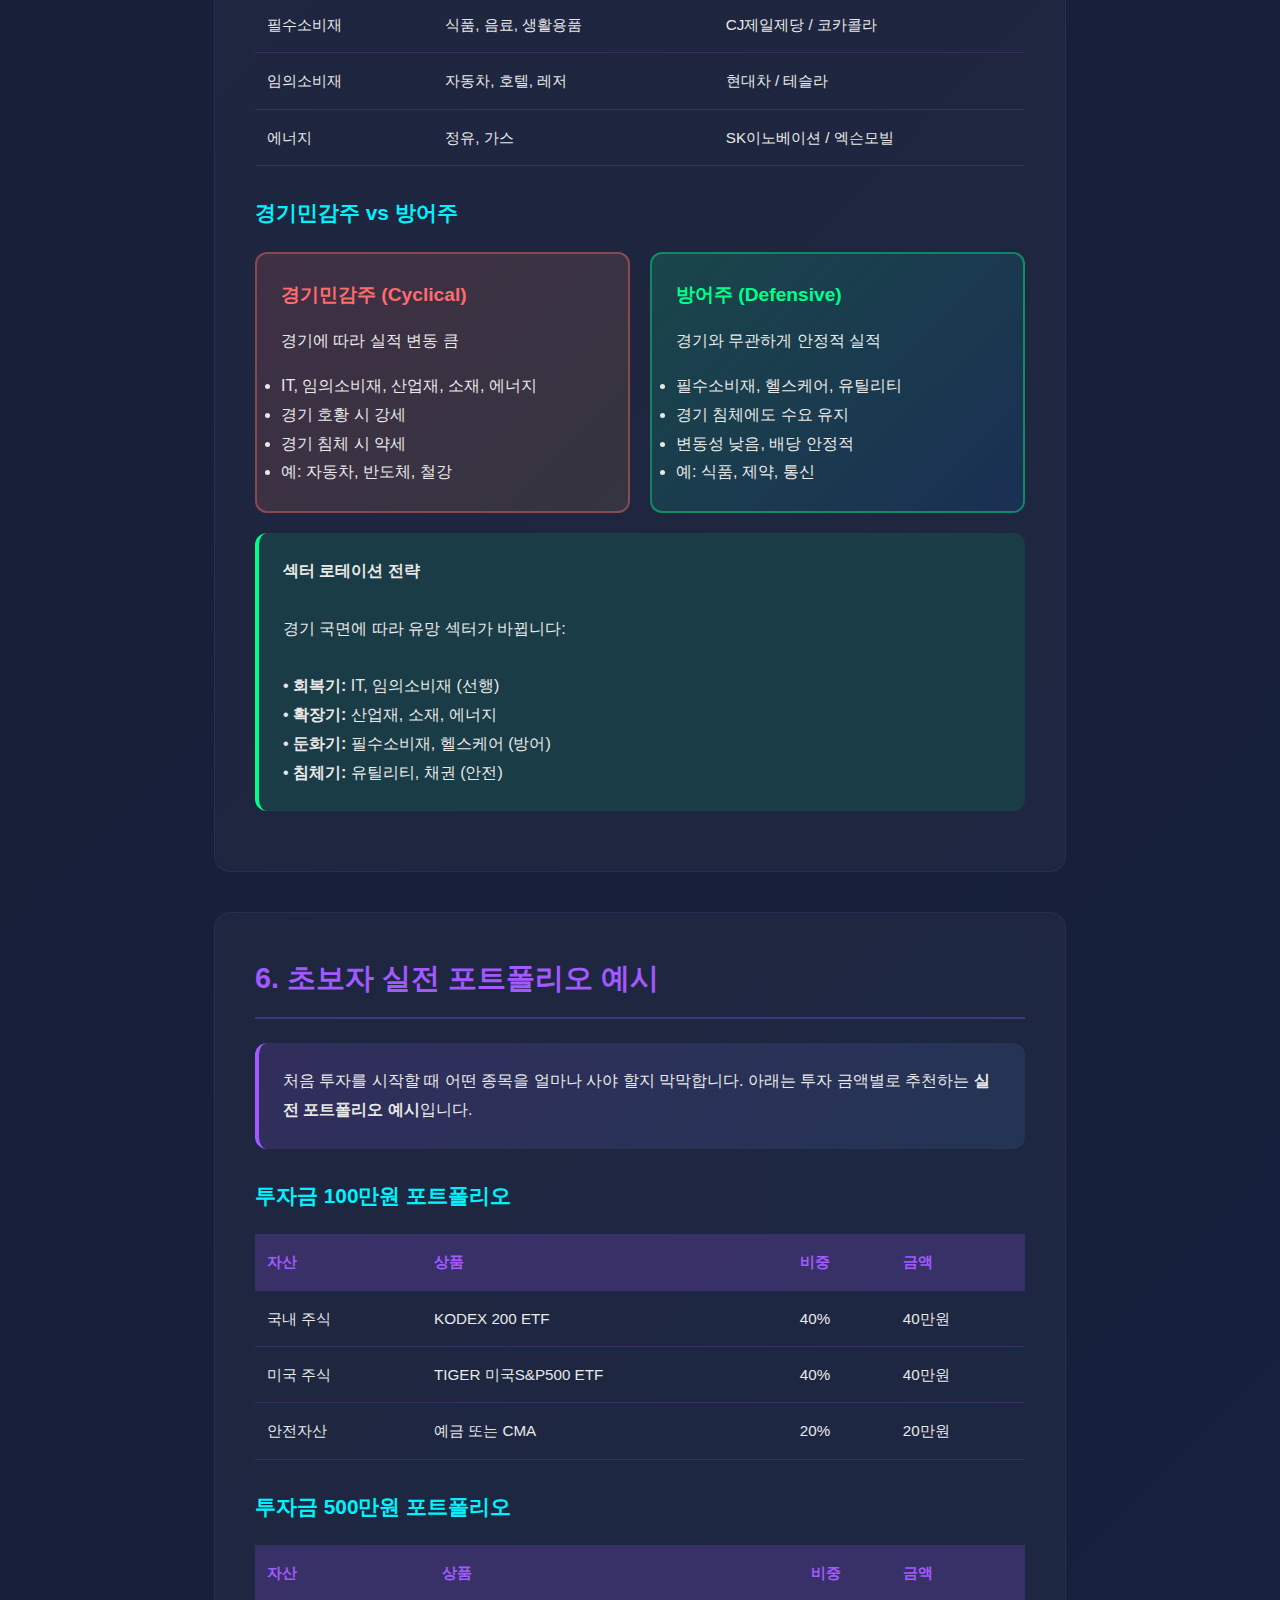
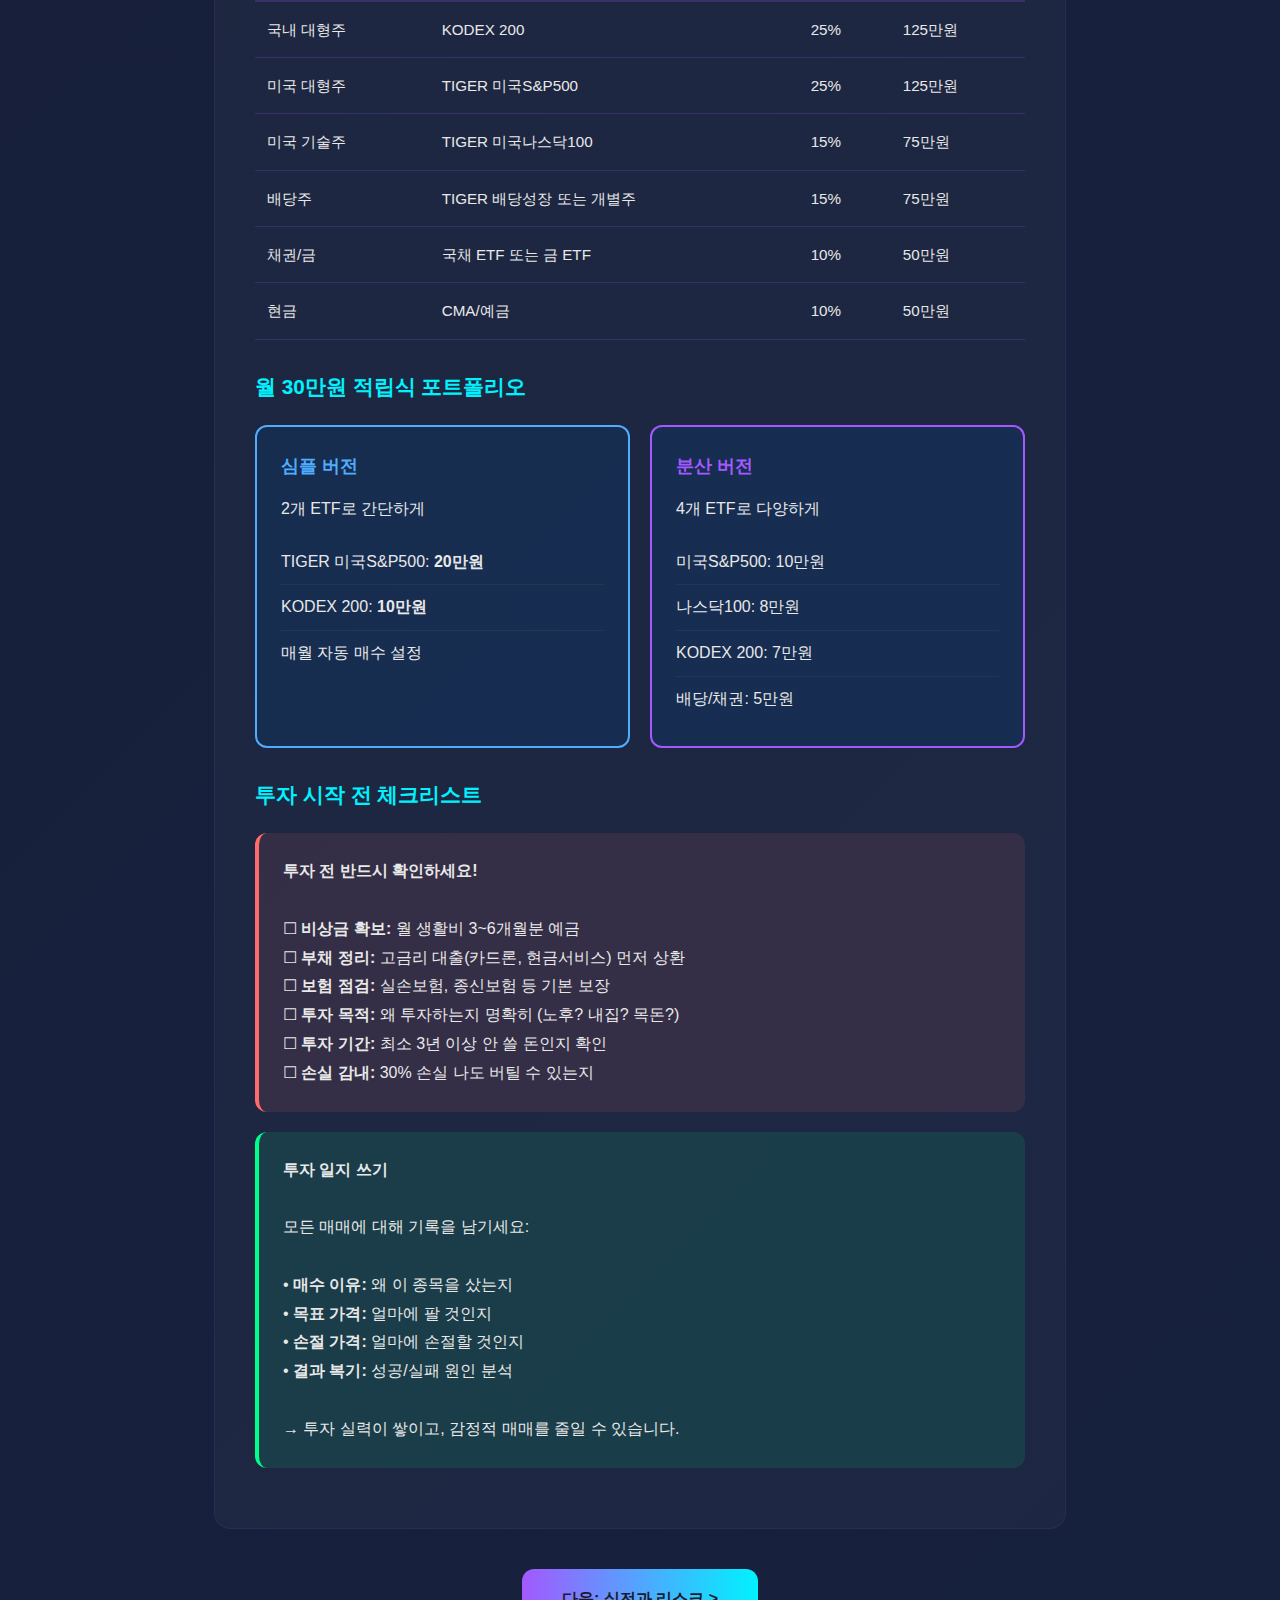
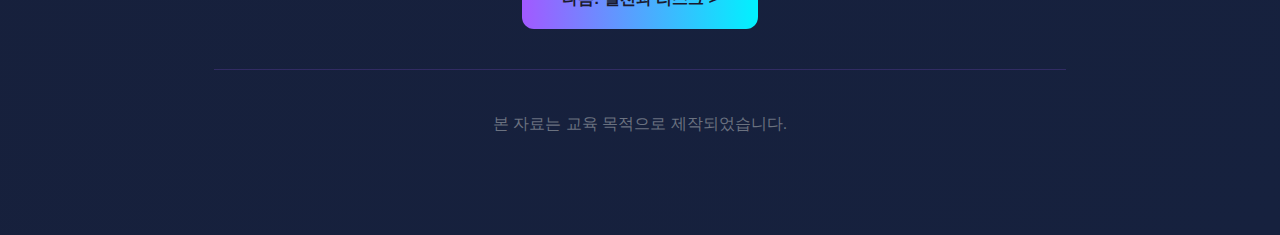
<file: education/5_strategy.html>
<!DOCTYPE html>
<html lang="ko">
<head>
    <meta charset="UTF-8">
    <meta name="viewport" content="width=device-width, initial-scale=1.0, maximum-scale=5.0, user-scalable=yes">
    <title>투자 전략 - 주식 입문자를 위한 교육</title>
    <style>
        * { margin: 0; padding: 0; box-sizing: border-box; }
        body {
            font-family: 'Pretendard', -apple-system, BlinkMacSystemFont, 'Segoe UI', sans-serif;
            background: linear-gradient(135deg, #1a1a2e 0%, #16213e 100%);
            color: #e8e8e8;
            line-height: 1.8;
            min-height: 100vh;
        }
        .container { max-width: 900px; margin: 0 auto; padding: 40px 24px; }
        header {
            text-align: center;
            margin-bottom: 50px;
            padding: 40px;
            background: linear-gradient(135deg, #0f3460 0%, #1a1a2e 100%);
            border-radius: 20px;
            border: 1px solid rgba(162, 89, 255, 0.2);
        }
        h1 {
            font-size: 2.2em;
            background: linear-gradient(90deg, #a259ff, #00f2fe);
            -webkit-background-clip: text;
            -webkit-text-fill-color: transparent;
            margin-bottom: 12px;
        }
        .subtitle { color: #8892a8; font-size: 1em; }
        .nav-bar {
            display: flex;
            justify-content: space-between;
            align-items: center;
            margin-bottom: 30px;
            padding: 12px 20px;
            background: rgba(15, 52, 96, 0.5);
            border-radius: 12px;
        }
        .nav-bar a { color: #a259ff; text-decoration: none; font-size: 0.9em; }
        .nav-bar a:hover { text-decoration: underline; }
        section {
            background: rgba(255, 255, 255, 0.03);
            padding: 40px;
            border-radius: 16px;
            margin-bottom: 40px;
            border: 1px solid rgba(162, 89, 255, 0.1);
        }
        h2 {
            color: #a259ff;
            font-size: 1.8em;
            margin-bottom: 24px;
            padding-bottom: 12px;
            border-bottom: 2px solid rgba(162, 89, 255, 0.3);
        }
        h3 { color: #00f2fe; font-size: 1.3em; margin: 28px 0 16px; }
        h4 { color: #feca57; font-size: 1.1em; margin: 20px 0 12px; }
        p { margin-bottom: 16px; }
        .definition-box {
            background: linear-gradient(135deg, rgba(162, 89, 255, 0.15) 0%, rgba(79, 172, 254, 0.1) 100%);
            padding: 24px;
            border-radius: 12px;
            margin: 20px 0;
            border-left: 4px solid #a259ff;
        }
        .example-box {
            background: rgba(0, 242, 254, 0.1);
            padding: 24px;
            border-radius: 12px;
            margin: 20px 0;
            border-left: 4px solid #00f2fe;
        }
        .tip-box {
            background: rgba(0, 255, 136, 0.1);
            padding: 24px;
            border-radius: 12px;
            margin: 20px 0;
            border-left: 4px solid #00ff88;
        }
        .warning-box {
            background: rgba(255, 107, 107, 0.1);
            padding: 24px;
            border-radius: 12px;
            margin: 20px 0;
            border-left: 4px solid #ff6b6b;
        }
        .table-container { width: 100%; overflow-x: auto; margin: 20px 0; }
        table { width: 100%; border-collapse: collapse; margin: 20px 0; font-size: 0.95em; }
        th, td { padding: 14px 12px; text-align: left; border-bottom: 1px solid rgba(162, 89, 255, 0.2); }
        th { background: rgba(162, 89, 255, 0.2); color: #a259ff; font-weight: 600; }
        tr:hover { background: rgba(162, 89, 255, 0.05); }
        .comparison-grid {
            display: grid;
            grid-template-columns: repeat(auto-fit, minmax(280px, 1fr));
            gap: 20px;
            margin: 20px 0;
        }
        .comparison-card {
            background: rgba(15, 52, 96, 0.5);
            padding: 24px;
            border-radius: 12px;
            border: 1px solid rgba(79, 172, 254, 0.2);
        }
        .comparison-card h4 { margin-top: 0; }
        .comparison-card ul { list-style: none; padding: 0; }
        .comparison-card li { padding: 8px 0; border-bottom: 1px solid rgba(255, 255, 255, 0.05); }
        .comparison-card li:last-child { border-bottom: none; }
        .portfolio-visual {
            display: flex;
            flex-wrap: wrap;
            gap: 10px;
            justify-content: center;
            margin: 20px 0;
        }
        .portfolio-item {
            padding: 15px 20px;
            border-radius: 10px;
            text-align: center;
            min-width: 100px;
        }
        .portfolio-item.stock { background: linear-gradient(135deg, #4facfe, #00f2fe); color: #1a1a2e; flex: 0 0 30%; }
        .portfolio-item.bond-long { background: linear-gradient(135deg, #667eea, #764ba2); flex: 0 0 40%; }
        .portfolio-item.bond-mid { background: linear-gradient(135deg, #f093fb, #f5576c); flex: 0 0 15%; }
        .portfolio-item.gold { background: linear-gradient(135deg, #ffd700, #ffb347); color: #1a1a2e; flex: 0 0 7.5%; }
        .portfolio-item.commodity { background: linear-gradient(135deg, #11998e, #38ef7d); color: #1a1a2e; flex: 0 0 7.5%; }
        .portfolio-percent { font-size: 1.5em; font-weight: bold; }
        .portfolio-label { font-size: 0.8em; margin-top: 5px; }
        .safe-asset {
            background: linear-gradient(135deg, rgba(0, 255, 136, 0.15) 0%, rgba(0, 136, 255, 0.1) 100%);
            padding: 24px;
            border-radius: 12px;
            border: 2px solid rgba(0, 255, 136, 0.4);
        }
        .risk-asset {
            background: linear-gradient(135deg, rgba(255, 107, 107, 0.15) 0%, rgba(255, 182, 72, 0.1) 100%);
            padding: 24px;
            border-radius: 12px;
            border: 2px solid rgba(255, 107, 107, 0.4);
        }
        .asset-title { font-size: 1.2em; font-weight: bold; margin-bottom: 15px; }
        .safe-asset .asset-title { color: #00ff88; }
        .risk-asset .asset-title { color: #ff6b6b; }
        footer {
            text-align: center;
            padding: 40px;
            color: #6b7280;
            border-top: 1px solid rgba(162, 89, 255, 0.2);
            margin-top: 40px;
        }
        .next-page { text-align: center; margin-top: 40px; }
        .next-page a {
            display: inline-block;
            background: linear-gradient(90deg, #a259ff, #00f2fe);
            color: #1a1a2e;
            padding: 16px 40px;
            border-radius: 12px;
            text-decoration: none;
            font-weight: bold;
            transition: all 0.3s ease;
        }
        .next-page a:hover { transform: scale(1.05); }
        @media (max-width: 768px) {
            .container { padding: 16px 12px; }
            h1 { font-size: 1.6em; }
            h2 { font-size: 1.4em; }
            section { padding: 20px 16px; }
            .portfolio-visual { flex-direction: column; }
            .portfolio-item { flex: 1 1 100% !important; }
        }
    </style>
</head>
<body>
    <div class="container">
        <div class="nav-bar">
            <a href="4_technical.html">< 이전: 기술적 분석</a>
            <span style="color: #8892a8;">5 / 6</span>
            <a href="6_practical.html">다음: 실전과 리스크 ></a>
        </div>

        <header>
            <h1>투자 전략</h1>
            <p class="subtitle">ETF, 올웨더 포트폴리오, 섹터 로테이션 - 실전 투자 전략</p>
        </header>

        <!-- NEW Section: 적립식 투자 -->
        <section>
            <h2>1. 적립식 투자 (DCA) 완전 정복</h2>

            <div class="definition-box">
                <strong>적립식 투자 (Dollar Cost Averaging, DCA)</strong><br>
                일정 금액을 정기적으로 투자하는 방법입니다.
                시장 타이밍을 맞추려 하지 않고, <strong>꾸준함</strong>으로 승부합니다.
            </div>

            <h3>적립식 투자의 원리</h3>
            <div class="example-box">
                <strong>예시: 매월 10만원씩 투자</strong><br><br>
                <table>
                    <tr><th>월</th><th>주가</th><th>매수 수량</th></tr>
                    <tr><td>1월</td><td>10,000원</td><td>10주</td></tr>
                    <tr><td>2월</td><td>8,000원</td><td>12.5주</td></tr>
                    <tr><td>3월</td><td>5,000원</td><td>20주</td></tr>
                    <tr><td>4월</td><td>10,000원</td><td>10주</td></tr>
                </table>
                <br>
                총 투자: 40만원 / 총 수량: 52.5주<br>
                <strong>평균 매수단가: 7,619원</strong> (단순평균 8,250원보다 낮음!)<br><br>
                → 주가가 낮을 때 더 많이 사서 평균 단가를 낮춤
            </div>

            <h3>적립식 vs 거치식</h3>
            <div class="comparison-grid">
                <div class="comparison-card" style="border: 2px solid #00ff88;">
                    <h4 style="color: #00ff88;">적립식 투자</h4>
                    <p>매월 일정 금액 투자</p>
                    <ul>
                        <li>시장 타이밍 스트레스 없음</li>
                        <li>평균 매수단가 하락 효과</li>
                        <li>소액으로 시작 가능</li>
                        <li>습관적 투자 형성</li>
                    </ul>
                </div>
                <div class="comparison-card" style="border: 2px solid #feca57;">
                    <h4 style="color: #feca57;">거치식 투자</h4>
                    <p>목돈을 한 번에 투자</p>
                    <ul>
                        <li>상승장에서 더 유리</li>
                        <li>타이밍 맞추면 큰 수익</li>
                        <li>하락장 진입 시 큰 손실</li>
                        <li>심리적 부담 큼</li>
                    </ul>
                </div>
            </div>

            <h3>적립식 투자 실전 가이드</h3>
            <table>
                <tr>
                    <th>항목</th>
                    <th>추천 설정</th>
                    <th>이유</th>
                </tr>
                <tr>
                    <td>투자 주기</td>
                    <td><strong>월 1회</strong> (월급날)</td>
                    <td>월급과 연동해 습관화</td>
                </tr>
                <tr>
                    <td>투자 금액</td>
                    <td>월 소득의 <strong>10~20%</strong></td>
                    <td>무리 없이 지속 가능</td>
                </tr>
                <tr>
                    <td>투자 대상</td>
                    <td><strong>ETF</strong> (분산 효과)</td>
                    <td>개별 종목보다 안정적</td>
                </tr>
                <tr>
                    <td>투자 기간</td>
                    <td><strong>최소 3년 이상</strong></td>
                    <td>복리 효과 + 평균화</td>
                </tr>
            </table>

            <div class="tip-box">
                <strong>자동 투자 설정하기</strong><br><br>
                대부분의 증권사 앱에서 <strong>자동 매수</strong> 기능을 제공합니다.<br><br>
                • <strong>키움증권</strong>: 영웅문S → 자동주문<br>
                • <strong>미래에셋</strong>: m.Stock → 자동매수<br>
                • <strong>토스증권</strong>: 자동투자 설정<br><br>
                한 번 설정하면 매월 자동으로 투자됩니다!
            </div>
        </section>

        <!-- Section 17: ETF -->
        <section>
            <h2>2. ETF 투자</h2>

            <div class="definition-box">
                <strong>ETF (Exchange Traded Fund)</strong><br>
                여러 주식이나 자산을 묶어 하나의 상품처럼 거래되는 펀드.<br>
                지수, 섹터, 테마, 원자재 등 다양한 형태가 있습니다.
            </div>

            <h3>ETF의 장점</h3>
            <table>
                <tr>
                    <th>장점</th>
                    <th>설명</th>
                </tr>
                <tr>
                    <td>분산투자</td>
                    <td>여러 종목에 자동으로 분산</td>
                </tr>
                <tr>
                    <td>낮은 수수료</td>
                    <td>운용보수 0.1~0.5% 수준</td>
                </tr>
                <tr>
                    <td>실시간 거래</td>
                    <td>주식처럼 언제든 매매 가능</td>
                </tr>
                <tr>
                    <td>투명성</td>
                    <td>구성 종목 매일 공개</td>
                </tr>
                <tr>
                    <td>세금 혜택</td>
                    <td>국내 주식형 ETF 양도세 비과세</td>
                </tr>
            </table>

            <h3>ETF 종류</h3>
            <div class="comparison-grid">
                <div class="comparison-card">
                    <h4>지수추종형</h4>
                    <ul>
                        <li>KODEX 200 (KOSPI 200)</li>
                        <li>TIGER 나스닥100</li>
                        <li>SPY (S&P 500)</li>
                    </ul>
                </div>
                <div class="comparison-card">
                    <h4>섹터/테마형</h4>
                    <ul>
                        <li>반도체 ETF</li>
                        <li>2차전지 ETF</li>
                        <li>AI 관련 ETF</li>
                    </ul>
                </div>
                <div class="comparison-card">
                    <h4>원자재/금</h4>
                    <ul>
                        <li>KODEX 골드선물</li>
                        <li>원유 ETF</li>
                        <li>은 ETF</li>
                    </ul>
                </div>
                <div class="comparison-card">
                    <h4>채권형</h4>
                    <ul>
                        <li>미국 국채 ETF</li>
                        <li>단기채 ETF</li>
                        <li>물가연동채 ETF</li>
                    </ul>
                </div>
            </div>

            <div class="warning-box">
                <strong>레버리지/인버스 ETF 주의</strong><br>
                • 레버리지 ETF: 지수의 2~3배 수익 추구 (손실도 2~3배)<br>
                • 인버스 ETF: 지수 하락 시 수익<br>
                • <strong>장기 보유 시 손실 누적 위험</strong> → 단기 매매용
            </div>
        </section>

        <!-- Section 18: 올웨더 포트폴리오 -->
        <section>
            <h2>3. 올웨더 포트폴리오 (자산배분 전략)</h2>

            <div class="definition-box">
                <strong>올웨더 (All Weather) 포트폴리오</strong><br>
                세계 최대 헤지펀드 브리지워터의 레이 달리오가 고안한 자산배분 전략.<br>
                어떤 경제 상황(4계절)에서도 안정적인 수익을 추구합니다.<br>
                <strong>1970~2022년 연평균 수익률 약 9%, 2008년 금융위기에도 +14% 수익</strong>
            </div>

            <h3>올웨더 포트폴리오 비율</h3>

            <div class="portfolio-visual">
                <div class="portfolio-item bond-long">
                    <div class="portfolio-percent">40%</div>
                    <div class="portfolio-label">장기 국채</div>
                </div>
                <div class="portfolio-item stock">
                    <div class="portfolio-percent">30%</div>
                    <div class="portfolio-label">주식</div>
                </div>
                <div class="portfolio-item bond-mid">
                    <div class="portfolio-percent">15%</div>
                    <div class="portfolio-label">중기 국채</div>
                </div>
                <div class="portfolio-item gold">
                    <div class="portfolio-percent">7.5%</div>
                    <div class="portfolio-label">금</div>
                </div>
                <div class="portfolio-item commodity">
                    <div class="portfolio-percent">7.5%</div>
                    <div class="portfolio-label">원자재</div>
                </div>
            </div>

            <h3>각 자산의 역할</h3>
            <table>
                <tr>
                    <th>자산</th>
                    <th>비중</th>
                    <th>유리한 상황</th>
                    <th>ETF 예시</th>
                </tr>
                <tr>
                    <td>주식</td>
                    <td>30%</td>
                    <td>경기 호황, 성장기</td>
                    <td>SPY, VTI, QQQ</td>
                </tr>
                <tr>
                    <td>장기 국채</td>
                    <td>40%</td>
                    <td>경기 침체, 디플레이션</td>
                    <td>TLT, EDV</td>
                </tr>
                <tr>
                    <td>중기 국채</td>
                    <td>15%</td>
                    <td>안정적 이자 수익</td>
                    <td>IEF, GOVT</td>
                </tr>
                <tr>
                    <td>금</td>
                    <td>7.5%</td>
                    <td>인플레이션, 위기</td>
                    <td>GLD, IAU</td>
                </tr>
                <tr>
                    <td>원자재</td>
                    <td>7.5%</td>
                    <td>인플레이션, 경기 확장</td>
                    <td>DBC, GSG</td>
                </tr>
            </table>

            <h3>왜 채권 비중이 55%나 될까?</h3>
            <div class="tip-box">
                <strong>리스크 균형의 원리</strong><br>
                주식은 채권보다 변동성(리스크)이 약 <strong>3배</strong> 높습니다.<br>
                금액 기준이 아닌 <strong>리스크 기준</strong>으로 균형을 맞추면,<br>
                각 자산이 포트폴리오에 미치는 영향을 동등하게 만들 수 있습니다.<br><br>
                → 이를 <strong>리스크 패리티(Risk Parity)</strong> 전략이라고 합니다.
            </div>

            <h3>리밸런싱 방법</h3>
            <div class="example-box">
                <strong>리밸런싱이란?</strong><br>
                시간이 지나면 자산별 비중이 달라집니다. 정해진 비율로 다시 맞추는 것이 리밸런싱입니다.<br><br>
                <strong>주기:</strong> 보통 1년에 1회 (너무 잦으면 거래비용 증가)<br>
                <strong>방법:</strong> 비중이 커진 자산 매도 → 작아진 자산 매수
            </div>

            <div class="warning-box">
                <strong>올웨더 포트폴리오 주의사항</strong><br>
                • 2022년처럼 <strong>주식과 채권이 동시에 하락</strong>하는 경우 손실 발생<br>
                • 강세장에서는 주식 100% 대비 <strong>수익률이 낮음</strong><br>
                • 장기 투자(10년 이상) 관점에서 효과적<br>
                • 개인 상황에 맞게 비율 조정 가능
            </div>
        </section>

        <!-- Section 19: 투자 전략 종합 -->
        <section>
            <h2>4. 투자 전략 종합</h2>

            <h3>투자 기간별 전략</h3>
            <table>
                <tr>
                    <th>전략</th>
                    <th>기간</th>
                    <th>특징</th>
                </tr>
                <tr>
                    <td>스캘핑</td>
                    <td>초~분 단위</td>
                    <td>소액 차익 다수 실현</td>
                </tr>
                <tr>
                    <td>데이트레이딩</td>
                    <td>당일</td>
                    <td>당일 청산, 야간 리스크 회피</td>
                </tr>
                <tr>
                    <td>스윙트레이딩</td>
                    <td>수일~수주</td>
                    <td>추세 파악 후 매매</td>
                </tr>
                <tr>
                    <td>장기투자</td>
                    <td>수개월~수년</td>
                    <td>기업 성장과 함께</td>
                </tr>
            </table>

            <h3>대표적인 투자 전략</h3>

            <div class="definition-box">
                <strong>1. 가치투자 (Value Investing)</strong><br>
                내재가치 대비 저평가된 주식을 찾아 장기 보유하는 전략.<br>
                대표 투자자: 워렌 버핏
            </div>

            <div class="definition-box">
                <strong>2. 성장투자 (Growth Investing)</strong><br>
                빠르게 성장하는 기업에 투자하여 주가 상승을 기대하는 전략.<br>
                현재 PER이 높더라도 미래 성장성에 베팅
            </div>

            <div class="definition-box">
                <strong>3. 배당투자 (Dividend Investing)</strong><br>
                꾸준히 배당을 지급하는 기업에 투자하여 현금 흐름 확보.<br>
                복리 효과를 위해 배당 재투자
            </div>

            <div class="definition-box">
                <strong>4. 적립식 투자 (Dollar Cost Averaging)</strong><br>
                일정 금액을 정기적으로 투자하여 평균 매입 단가를 낮추는 전략.<br>
                시장 타이밍에 대한 부담 감소
            </div>

            <div class="tip-box">
                <strong>초보자 추천 시작 방법</strong><br>
                1. 소액으로 시작 (경험 축적)<br>
                2. ETF로 분산투자 연습<br>
                3. 투자 일지 작성 (매매 이유 기록)<br>
                4. 꾸준히 공부 (뉴스, 리포트, 책)
            </div>
        </section>

        <!-- Section 24: 섹터/산업 분류 -->
        <section>
            <h2>5. 섹터/산업 분류</h2>

            <div class="definition-box">
                <strong>GICS (Global Industry Classification Standard)</strong><br>
                MSCI와 S&P가 개발한 글로벌 산업 분류 기준으로, 전 세계적으로 가장 많이 사용됩니다.
                총 <strong>11개 섹터</strong>로 분류됩니다.
            </div>

            <h3>GICS 11대 섹터</h3>
            <table>
                <tr>
                    <th>섹터</th>
                    <th>대표 산업</th>
                    <th>대표 기업 (한/미)</th>
                </tr>
                <tr>
                    <td>정보기술 (IT)</td>
                    <td>반도체, 소프트웨어</td>
                    <td>삼성전자 / 애플, 엔비디아</td>
                </tr>
                <tr>
                    <td>헬스케어</td>
                    <td>제약, 바이오, 의료기기</td>
                    <td>삼성바이오 / 화이자</td>
                </tr>
                <tr>
                    <td>금융</td>
                    <td>은행, 보험, 증권</td>
                    <td>KB금융 / JP모건</td>
                </tr>
                <tr>
                    <td>필수소비재</td>
                    <td>식품, 음료, 생활용품</td>
                    <td>CJ제일제당 / 코카콜라</td>
                </tr>
                <tr>
                    <td>임의소비재</td>
                    <td>자동차, 호텔, 레저</td>
                    <td>현대차 / 테슬라</td>
                </tr>
                <tr>
                    <td>에너지</td>
                    <td>정유, 가스</td>
                    <td>SK이노베이션 / 엑슨모빌</td>
                </tr>
            </table>

            <h3>경기민감주 vs 방어주</h3>
            <div class="comparison-grid">
                <div class="risk-asset">
                    <div class="asset-title">경기민감주 (Cyclical)</div>
                    <p>경기에 따라 실적 변동 큼</p>
                    <ul>
                        <li>IT, 임의소비재, 산업재, 소재, 에너지</li>
                        <li>경기 호황 시 강세</li>
                        <li>경기 침체 시 약세</li>
                        <li>예: 자동차, 반도체, 철강</li>
                    </ul>
                </div>
                <div class="safe-asset">
                    <div class="asset-title">방어주 (Defensive)</div>
                    <p>경기와 무관하게 안정적 실적</p>
                    <ul>
                        <li>필수소비재, 헬스케어, 유틸리티</li>
                        <li>경기 침체에도 수요 유지</li>
                        <li>변동성 낮음, 배당 안정적</li>
                        <li>예: 식품, 제약, 통신</li>
                    </ul>
                </div>
            </div>

            <div class="tip-box">
                <strong>섹터 로테이션 전략</strong><br><br>
                경기 국면에 따라 유망 섹터가 바뀝니다:<br><br>
                • <strong>회복기:</strong> IT, 임의소비재 (선행)<br>
                • <strong>확장기:</strong> 산업재, 소재, 에너지<br>
                • <strong>둔화기:</strong> 필수소비재, 헬스케어 (방어)<br>
                • <strong>침체기:</strong> 유틸리티, 채권 (안전)
            </div>
        </section>

        <!-- NEW Section: 초보자 실전 포트폴리오 -->
        <section>
            <h2>6. 초보자 실전 포트폴리오 예시</h2>

            <div class="definition-box">
                처음 투자를 시작할 때 어떤 종목을 얼마나 사야 할지 막막합니다.
                아래는 투자 금액별로 추천하는 <strong>실전 포트폴리오 예시</strong>입니다.
            </div>

            <h3>투자금 100만원 포트폴리오</h3>
            <table>
                <tr>
                    <th>자산</th>
                    <th>상품</th>
                    <th>비중</th>
                    <th>금액</th>
                </tr>
                <tr>
                    <td>국내 주식</td>
                    <td>KODEX 200 ETF</td>
                    <td>40%</td>
                    <td>40만원</td>
                </tr>
                <tr>
                    <td>미국 주식</td>
                    <td>TIGER 미국S&P500 ETF</td>
                    <td>40%</td>
                    <td>40만원</td>
                </tr>
                <tr>
                    <td>안전자산</td>
                    <td>예금 또는 CMA</td>
                    <td>20%</td>
                    <td>20만원</td>
                </tr>
            </table>

            <h3>투자금 500만원 포트폴리오</h3>
            <table>
                <tr>
                    <th>자산</th>
                    <th>상품</th>
                    <th>비중</th>
                    <th>금액</th>
                </tr>
                <tr>
                    <td>국내 대형주</td>
                    <td>KODEX 200</td>
                    <td>25%</td>
                    <td>125만원</td>
                </tr>
                <tr>
                    <td>미국 대형주</td>
                    <td>TIGER 미국S&P500</td>
                    <td>25%</td>
                    <td>125만원</td>
                </tr>
                <tr>
                    <td>미국 기술주</td>
                    <td>TIGER 미국나스닥100</td>
                    <td>15%</td>
                    <td>75만원</td>
                </tr>
                <tr>
                    <td>배당주</td>
                    <td>TIGER 배당성장 또는 개별주</td>
                    <td>15%</td>
                    <td>75만원</td>
                </tr>
                <tr>
                    <td>채권/금</td>
                    <td>국채 ETF 또는 금 ETF</td>
                    <td>10%</td>
                    <td>50만원</td>
                </tr>
                <tr>
                    <td>현금</td>
                    <td>CMA/예금</td>
                    <td>10%</td>
                    <td>50만원</td>
                </tr>
            </table>

            <h3>월 30만원 적립식 포트폴리오</h3>
            <div class="comparison-grid">
                <div class="comparison-card" style="border: 2px solid #4facfe;">
                    <h4 style="color: #4facfe;">심플 버전</h4>
                    <p>2개 ETF로 간단하게</p>
                    <ul>
                        <li>TIGER 미국S&P500: <strong>20만원</strong></li>
                        <li>KODEX 200: <strong>10만원</strong></li>
                        <li>매월 자동 매수 설정</li>
                    </ul>
                </div>
                <div class="comparison-card" style="border: 2px solid #a259ff;">
                    <h4 style="color: #a259ff;">분산 버전</h4>
                    <p>4개 ETF로 다양하게</p>
                    <ul>
                        <li>미국S&P500: 10만원</li>
                        <li>나스닥100: 8만원</li>
                        <li>KODEX 200: 7만원</li>
                        <li>배당/채권: 5만원</li>
                    </ul>
                </div>
            </div>

            <h3>투자 시작 전 체크리스트</h3>
            <div class="warning-box">
                <strong>투자 전 반드시 확인하세요!</strong><br><br>
                ☐ <strong>비상금 확보:</strong> 월 생활비 3~6개월분 예금<br>
                ☐ <strong>부채 정리:</strong> 고금리 대출(카드론, 현금서비스) 먼저 상환<br>
                ☐ <strong>보험 점검:</strong> 실손보험, 종신보험 등 기본 보장<br>
                ☐ <strong>투자 목적:</strong> 왜 투자하는지 명확히 (노후? 내집? 목돈?)<br>
                ☐ <strong>투자 기간:</strong> 최소 3년 이상 안 쓸 돈인지 확인<br>
                ☐ <strong>손실 감내:</strong> 30% 손실 나도 버틸 수 있는지
            </div>

            <div class="tip-box">
                <strong>투자 일지 쓰기</strong><br><br>
                모든 매매에 대해 기록을 남기세요:<br><br>
                • <strong>매수 이유:</strong> 왜 이 종목을 샀는지<br>
                • <strong>목표 가격:</strong> 얼마에 팔 것인지<br>
                • <strong>손절 가격:</strong> 얼마에 손절할 것인지<br>
                • <strong>결과 복기:</strong> 성공/실패 원인 분석<br><br>
                → 투자 실력이 쌓이고, 감정적 매매를 줄일 수 있습니다.
            </div>
        </section>

        <div class="next-page">
            <a href="6_practical.html">다음: 실전과 리스크 ></a>
        </div>

        <footer>
            <p>본 자료는 교육 목적으로 제작되었습니다.</p>
        </footer>
    </div>
</body>
</html>
</file>
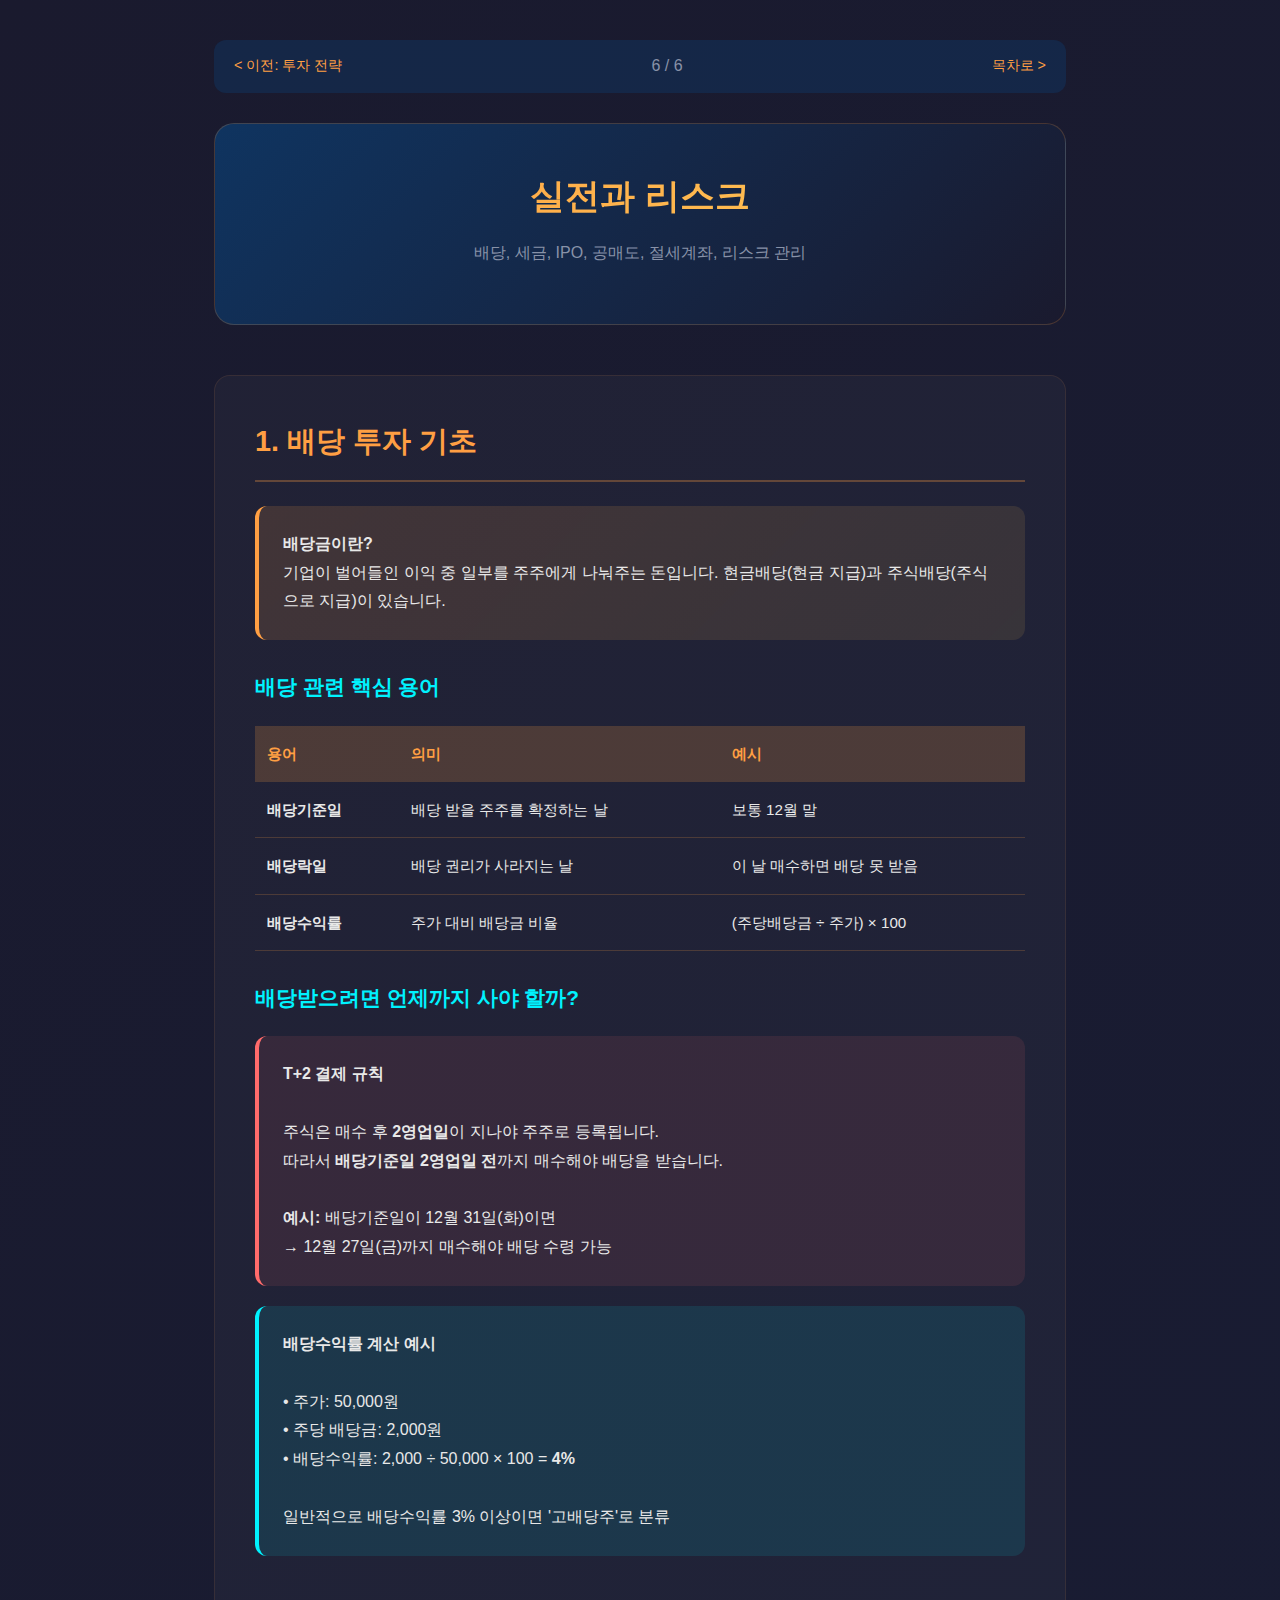
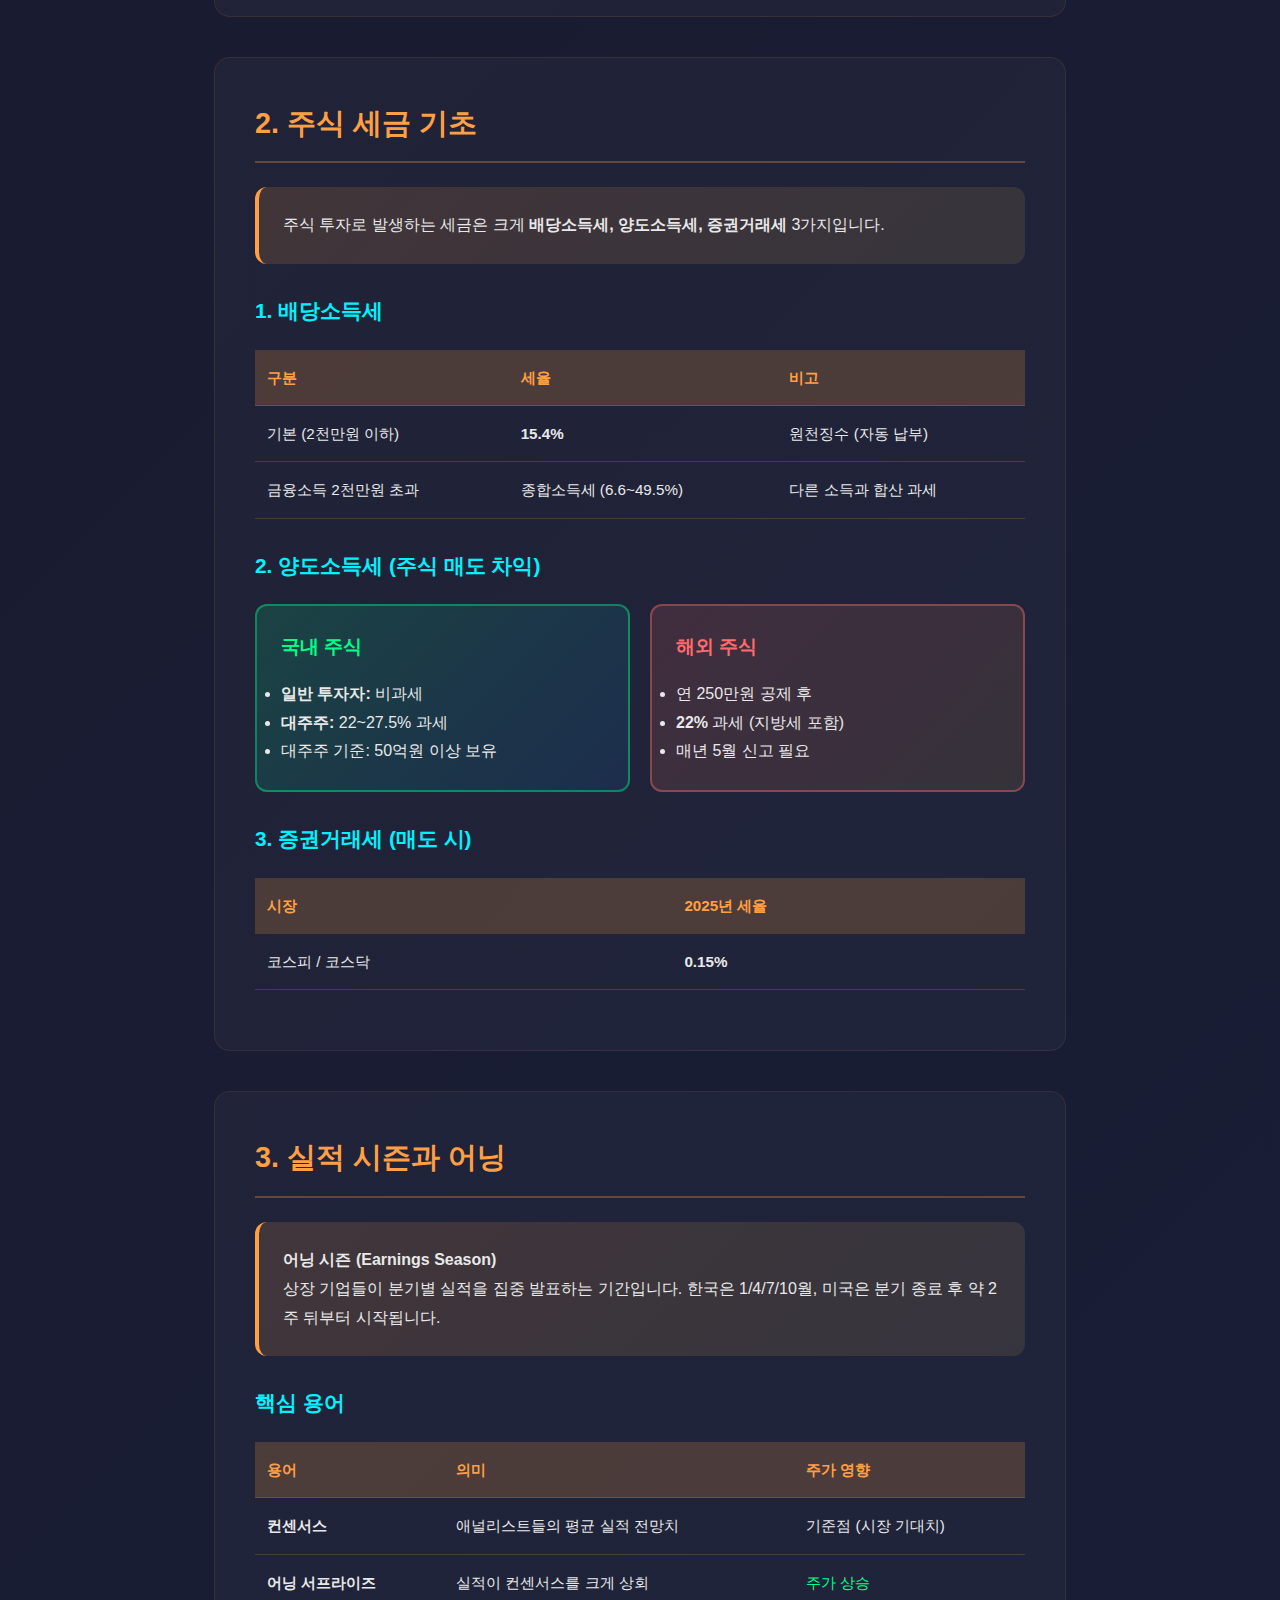
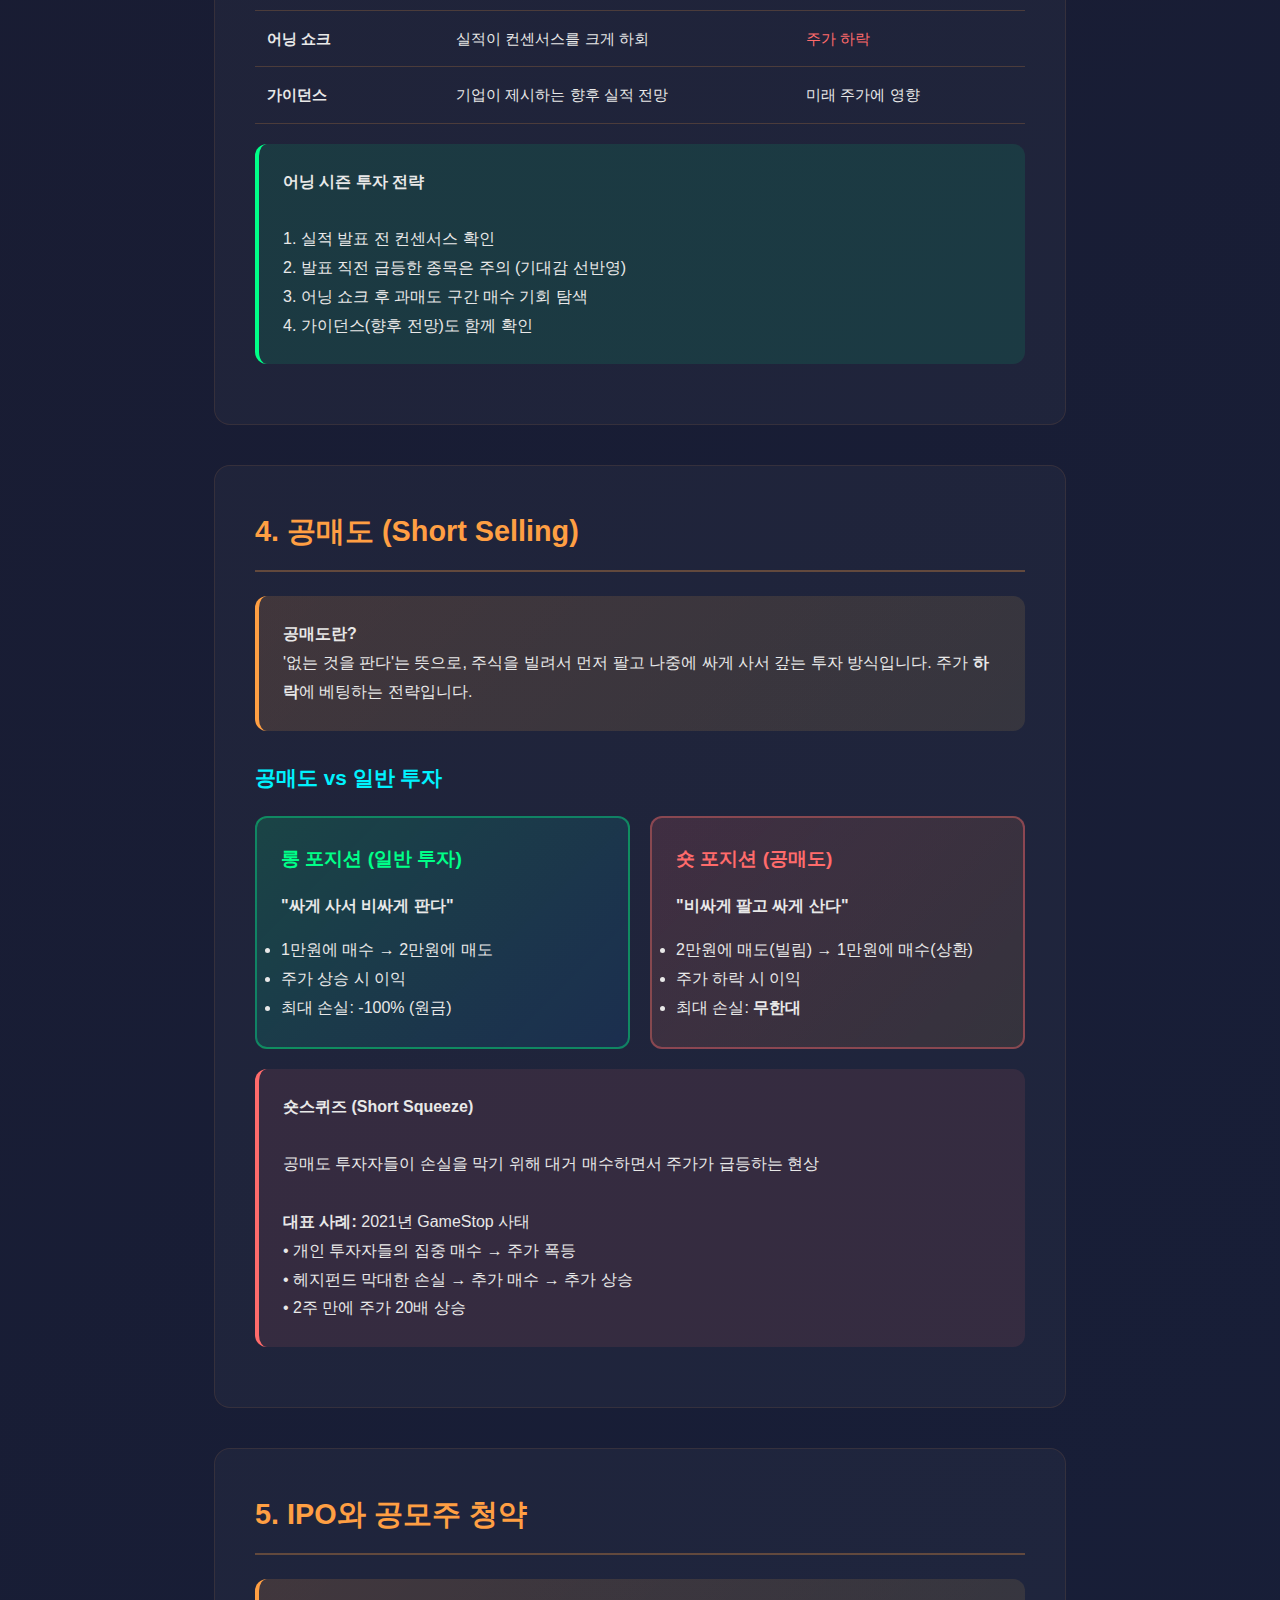
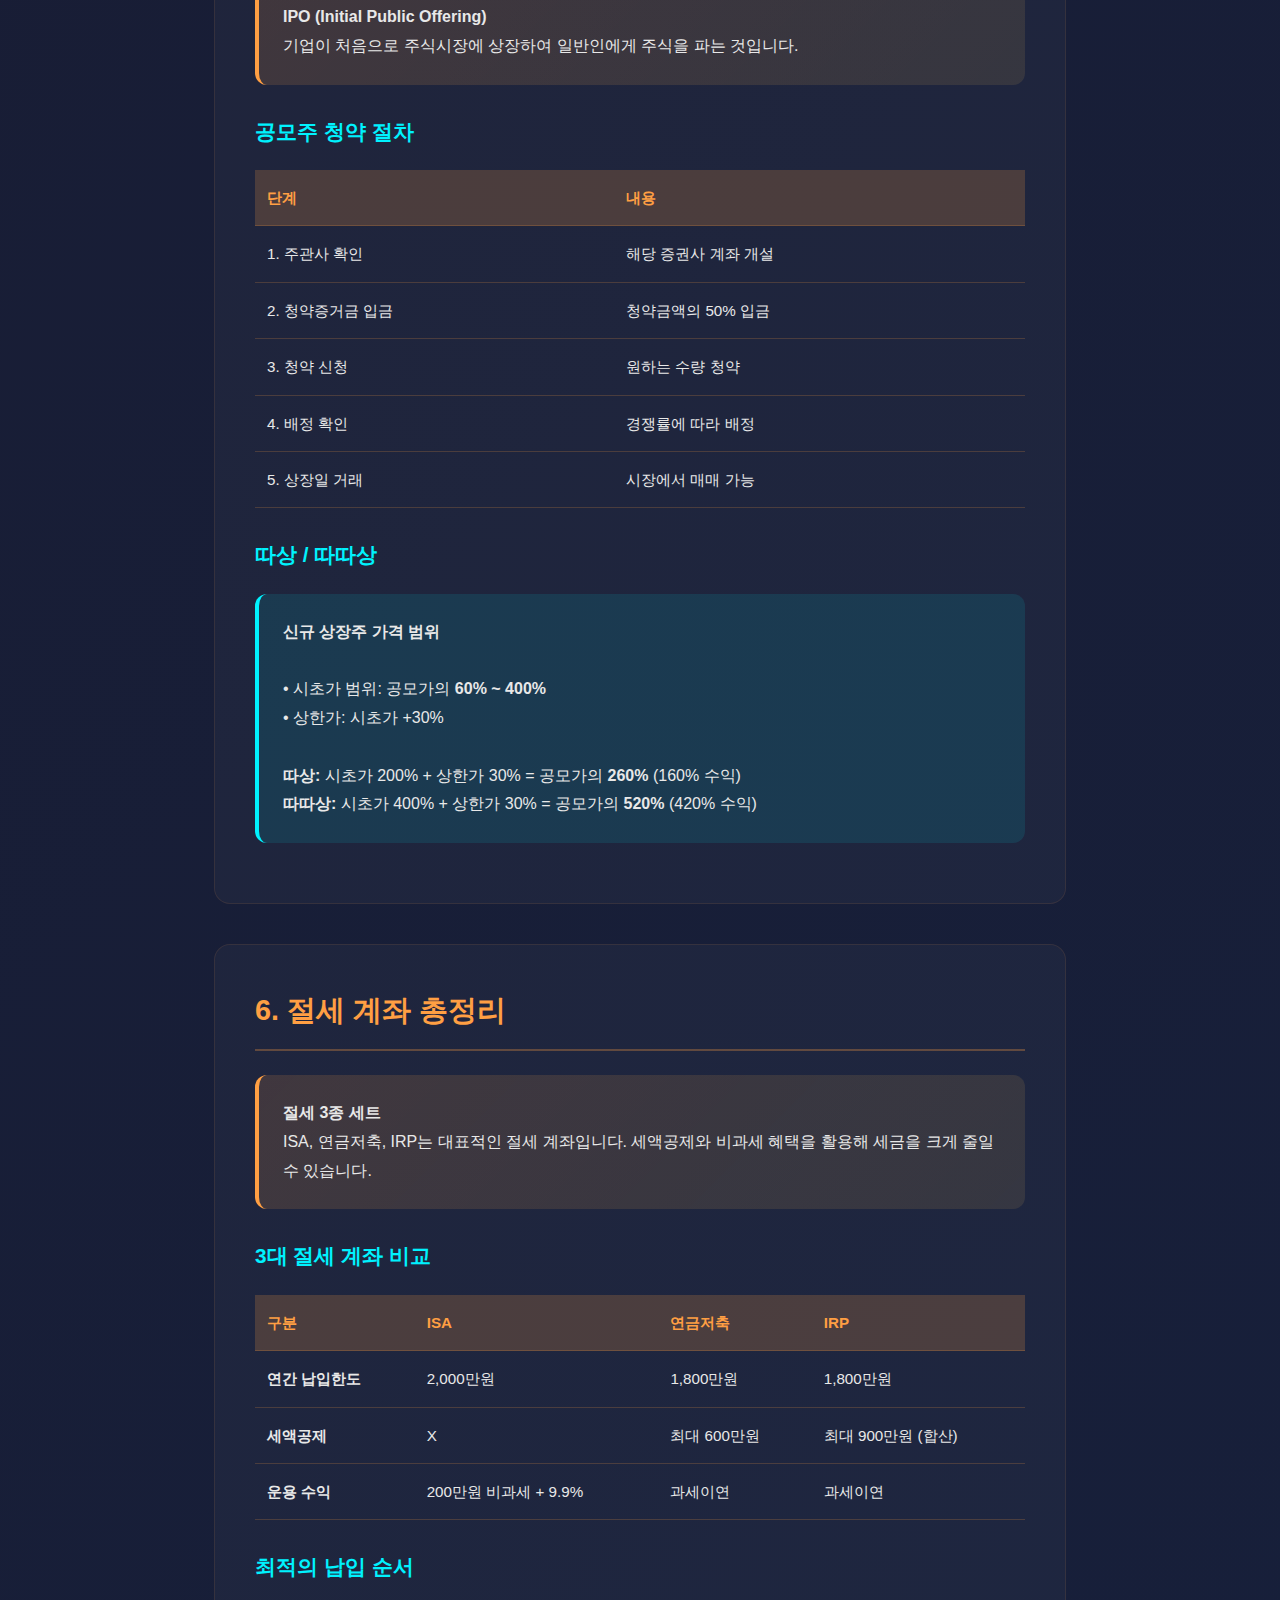
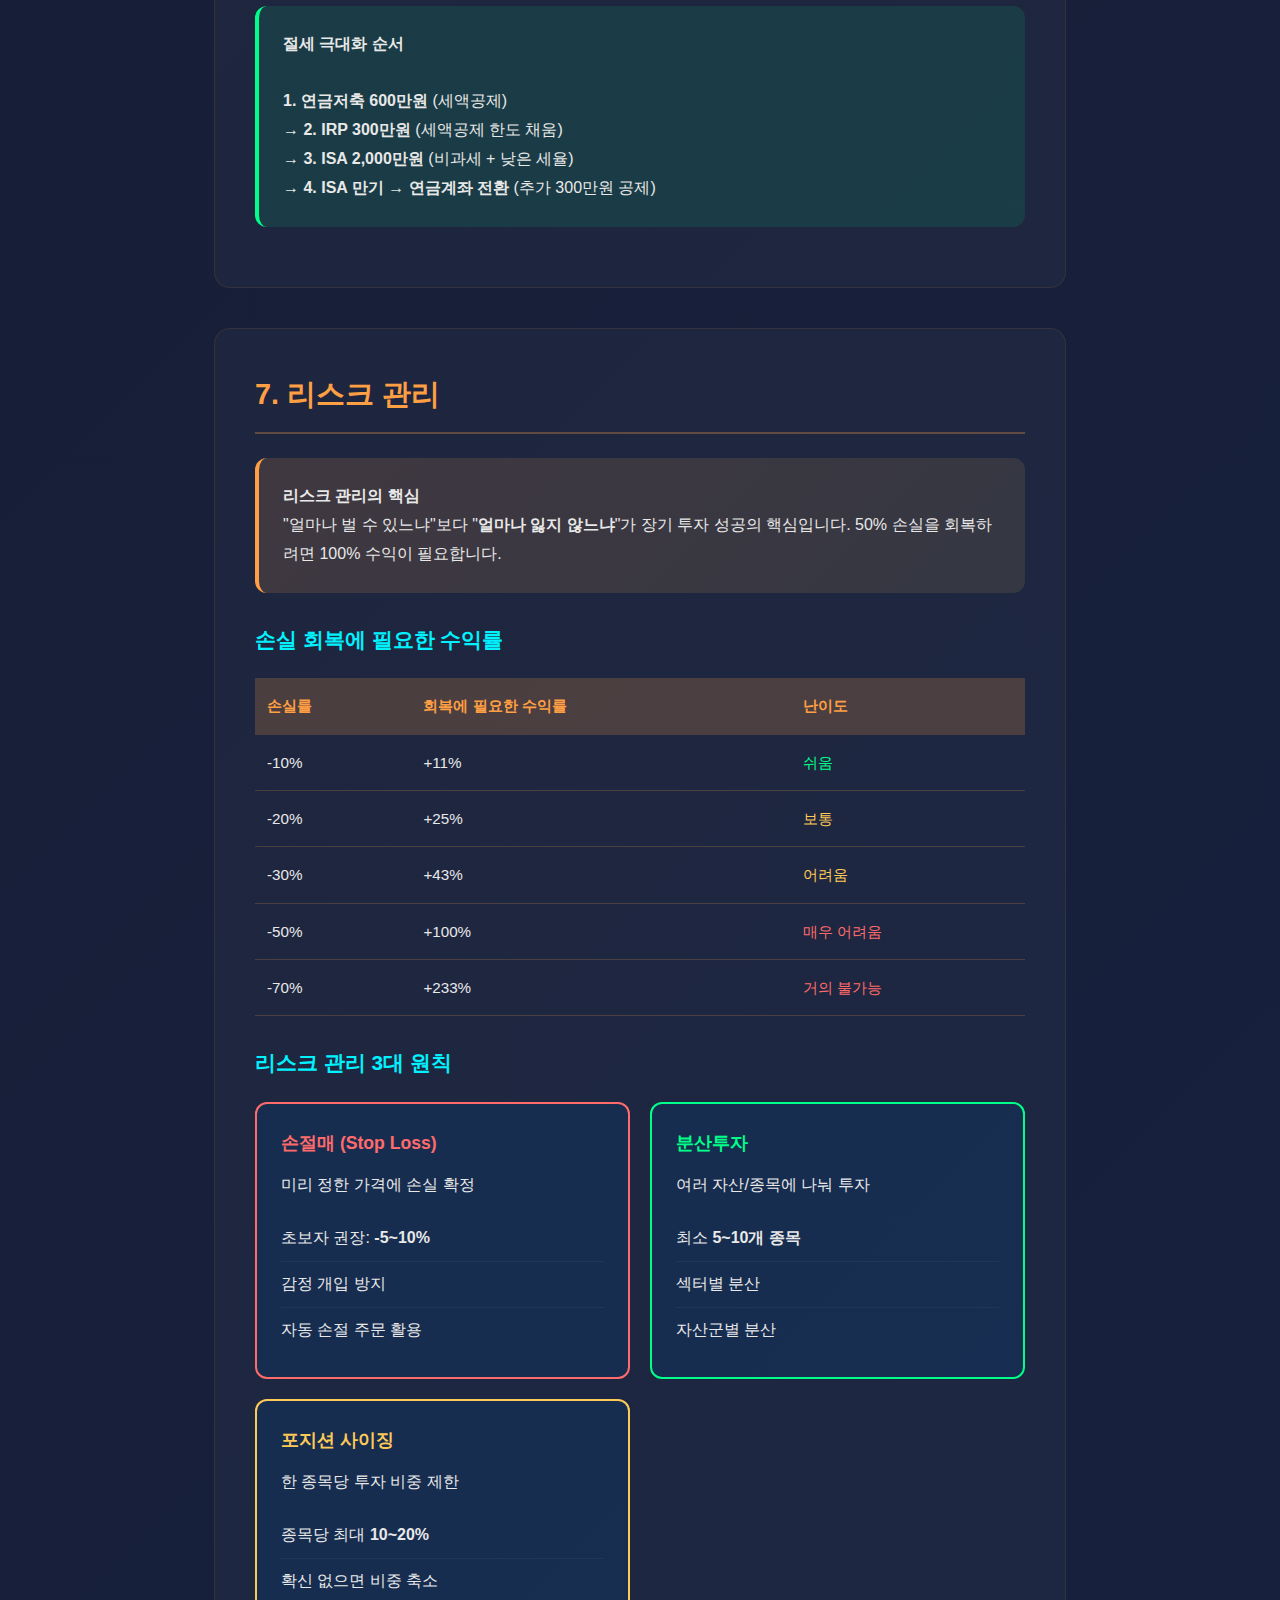
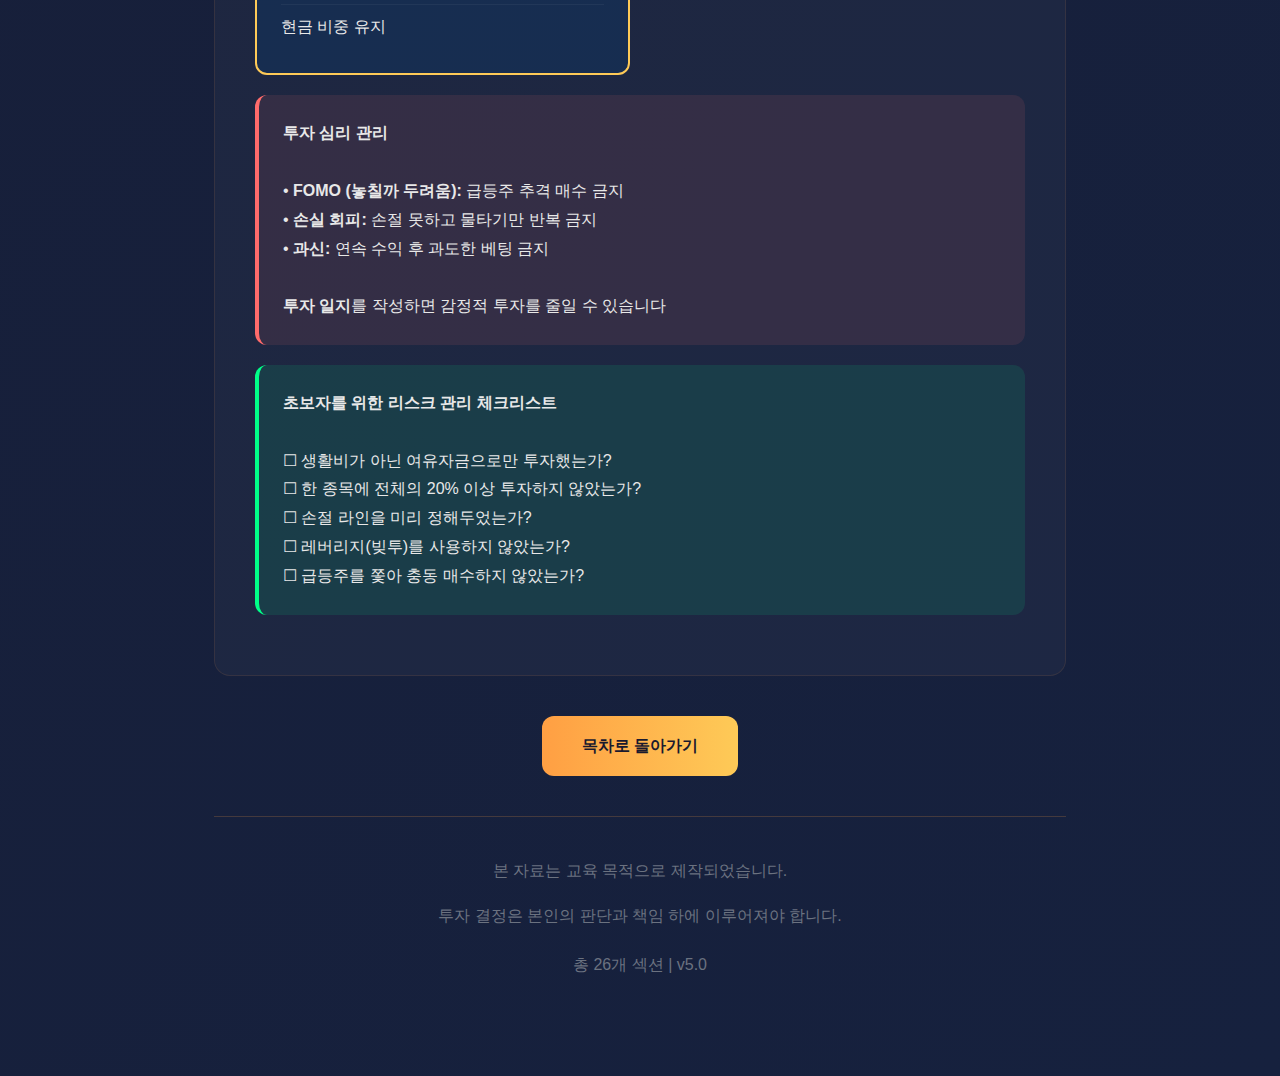
<file: education/6_practical.html>
<!DOCTYPE html>
<html lang="ko">
<head>
    <meta charset="UTF-8">
    <meta name="viewport" content="width=device-width, initial-scale=1.0, maximum-scale=5.0, user-scalable=yes">
    <title>실전과 리스크 - 주식 입문자를 위한 교육</title>
    <style>
        * { margin: 0; padding: 0; box-sizing: border-box; }
        body {
            font-family: 'Pretendard', -apple-system, BlinkMacSystemFont, 'Segoe UI', sans-serif;
            background: linear-gradient(135deg, #1a1a2e 0%, #16213e 100%);
            color: #e8e8e8;
            line-height: 1.8;
            min-height: 100vh;
        }
        .container { max-width: 900px; margin: 0 auto; padding: 40px 24px; }
        header {
            text-align: center;
            margin-bottom: 50px;
            padding: 40px;
            background: linear-gradient(135deg, #0f3460 0%, #1a1a2e 100%);
            border-radius: 20px;
            border: 1px solid rgba(255, 159, 67, 0.2);
        }
        h1 {
            font-size: 2.2em;
            background: linear-gradient(90deg, #ff9f43, #feca57);
            -webkit-background-clip: text;
            -webkit-text-fill-color: transparent;
            margin-bottom: 12px;
        }
        .subtitle { color: #8892a8; font-size: 1em; }
        .nav-bar {
            display: flex;
            justify-content: space-between;
            align-items: center;
            margin-bottom: 30px;
            padding: 12px 20px;
            background: rgba(15, 52, 96, 0.5);
            border-radius: 12px;
        }
        .nav-bar a { color: #ff9f43; text-decoration: none; font-size: 0.9em; }
        .nav-bar a:hover { text-decoration: underline; }
        section {
            background: rgba(255, 255, 255, 0.03);
            padding: 40px;
            border-radius: 16px;
            margin-bottom: 40px;
            border: 1px solid rgba(255, 159, 67, 0.1);
        }
        h2 {
            color: #ff9f43;
            font-size: 1.8em;
            margin-bottom: 24px;
            padding-bottom: 12px;
            border-bottom: 2px solid rgba(255, 159, 67, 0.3);
        }
        h3 { color: #00f2fe; font-size: 1.3em; margin: 28px 0 16px; }
        h4 { color: #feca57; font-size: 1.1em; margin: 20px 0 12px; }
        p { margin-bottom: 16px; }
        .definition-box {
            background: linear-gradient(135deg, rgba(255, 159, 67, 0.15) 0%, rgba(254, 202, 87, 0.1) 100%);
            padding: 24px;
            border-radius: 12px;
            margin: 20px 0;
            border-left: 4px solid #ff9f43;
        }
        .example-box {
            background: rgba(0, 242, 254, 0.1);
            padding: 24px;
            border-radius: 12px;
            margin: 20px 0;
            border-left: 4px solid #00f2fe;
        }
        .tip-box {
            background: rgba(0, 255, 136, 0.1);
            padding: 24px;
            border-radius: 12px;
            margin: 20px 0;
            border-left: 4px solid #00ff88;
        }
        .warning-box {
            background: rgba(255, 107, 107, 0.1);
            padding: 24px;
            border-radius: 12px;
            margin: 20px 0;
            border-left: 4px solid #ff6b6b;
        }
        .table-container { width: 100%; overflow-x: auto; margin: 20px 0; }
        table { width: 100%; border-collapse: collapse; margin: 20px 0; font-size: 0.95em; }
        th, td { padding: 14px 12px; text-align: left; border-bottom: 1px solid rgba(255, 159, 67, 0.2); }
        th { background: rgba(255, 159, 67, 0.2); color: #ff9f43; font-weight: 600; }
        tr:hover { background: rgba(255, 159, 67, 0.05); }
        .comparison-grid {
            display: grid;
            grid-template-columns: repeat(auto-fit, minmax(280px, 1fr));
            gap: 20px;
            margin: 20px 0;
        }
        .comparison-card {
            background: rgba(15, 52, 96, 0.5);
            padding: 24px;
            border-radius: 12px;
            border: 1px solid rgba(79, 172, 254, 0.2);
        }
        .comparison-card h4 { margin-top: 0; }
        .comparison-card ul { list-style: none; padding: 0; }
        .comparison-card li { padding: 8px 0; border-bottom: 1px solid rgba(255, 255, 255, 0.05); }
        .comparison-card li:last-child { border-bottom: none; }
        .safe-asset {
            background: linear-gradient(135deg, rgba(0, 255, 136, 0.15) 0%, rgba(0, 136, 255, 0.1) 100%);
            padding: 24px;
            border-radius: 12px;
            border: 2px solid rgba(0, 255, 136, 0.4);
        }
        .risk-asset {
            background: linear-gradient(135deg, rgba(255, 107, 107, 0.15) 0%, rgba(255, 182, 72, 0.1) 100%);
            padding: 24px;
            border-radius: 12px;
            border: 2px solid rgba(255, 107, 107, 0.4);
        }
        .asset-title { font-size: 1.2em; font-weight: bold; margin-bottom: 15px; }
        .safe-asset .asset-title { color: #00ff88; }
        .risk-asset .asset-title { color: #ff6b6b; }
        footer {
            text-align: center;
            padding: 40px;
            color: #6b7280;
            border-top: 1px solid rgba(255, 159, 67, 0.2);
            margin-top: 40px;
        }
        .home-link { text-align: center; margin-top: 40px; }
        .home-link a {
            display: inline-block;
            background: linear-gradient(90deg, #ff9f43, #feca57);
            color: #1a1a2e;
            padding: 16px 40px;
            border-radius: 12px;
            text-decoration: none;
            font-weight: bold;
            transition: all 0.3s ease;
        }
        .home-link a:hover { transform: scale(1.05); }
        @media (max-width: 768px) {
            .container { padding: 16px 12px; }
            h1 { font-size: 1.6em; }
            h2 { font-size: 1.4em; }
            section { padding: 20px 16px; }
        }
    </style>
</head>
<body>
    <div class="container">
        <div class="nav-bar">
            <a href="5_strategy.html">< 이전: 투자 전략</a>
            <span style="color: #8892a8;">6 / 6</span>
            <a href="index.html">목차로 ></a>
        </div>

        <header>
            <h1>실전과 리스크</h1>
            <p class="subtitle">배당, 세금, IPO, 공매도, 절세계좌, 리스크 관리</p>
        </header>

        <!-- Section 8: 배당 투자 -->
        <section>
            <h2>1. 배당 투자 기초</h2>

            <div class="definition-box">
                <strong>배당금이란?</strong><br>
                기업이 벌어들인 이익 중 일부를 주주에게 나눠주는 돈입니다.
                현금배당(현금 지급)과 주식배당(주식으로 지급)이 있습니다.
            </div>

            <h3>배당 관련 핵심 용어</h3>
            <table>
                <tr>
                    <th>용어</th>
                    <th>의미</th>
                    <th>예시</th>
                </tr>
                <tr>
                    <td><strong>배당기준일</strong></td>
                    <td>배당 받을 주주를 확정하는 날</td>
                    <td>보통 12월 말</td>
                </tr>
                <tr>
                    <td><strong>배당락일</strong></td>
                    <td>배당 권리가 사라지는 날</td>
                    <td>이 날 매수하면 배당 못 받음</td>
                </tr>
                <tr>
                    <td><strong>배당수익률</strong></td>
                    <td>주가 대비 배당금 비율</td>
                    <td>(주당배당금 ÷ 주가) × 100</td>
                </tr>
            </table>

            <h3>배당받으려면 언제까지 사야 할까?</h3>
            <div class="warning-box">
                <strong>T+2 결제 규칙</strong><br><br>
                주식은 매수 후 <strong>2영업일</strong>이 지나야 주주로 등록됩니다.<br>
                따라서 <strong>배당기준일 2영업일 전</strong>까지 매수해야 배당을 받습니다.<br><br>
                <strong>예시:</strong> 배당기준일이 12월 31일(화)이면<br>
                → 12월 27일(금)까지 매수해야 배당 수령 가능
            </div>

            <div class="example-box">
                <strong>배당수익률 계산 예시</strong><br><br>
                • 주가: 50,000원<br>
                • 주당 배당금: 2,000원<br>
                • 배당수익률: 2,000 ÷ 50,000 × 100 = <strong>4%</strong><br><br>
                일반적으로 배당수익률 3% 이상이면 '고배당주'로 분류
            </div>
        </section>

        <!-- Section 9: 주식 세금 -->
        <section>
            <h2>2. 주식 세금 기초</h2>

            <div class="definition-box">
                주식 투자로 발생하는 세금은 크게 <strong>배당소득세, 양도소득세, 증권거래세</strong> 3가지입니다.
            </div>

            <h3>1. 배당소득세</h3>
            <table>
                <tr>
                    <th>구분</th>
                    <th>세율</th>
                    <th>비고</th>
                </tr>
                <tr>
                    <td>기본 (2천만원 이하)</td>
                    <td><strong>15.4%</strong></td>
                    <td>원천징수 (자동 납부)</td>
                </tr>
                <tr>
                    <td>금융소득 2천만원 초과</td>
                    <td>종합소득세 (6.6~49.5%)</td>
                    <td>다른 소득과 합산 과세</td>
                </tr>
            </table>

            <h3>2. 양도소득세 (주식 매도 차익)</h3>
            <div class="comparison-grid">
                <div class="safe-asset">
                    <div class="asset-title">국내 주식</div>
                    <ul>
                        <li><strong>일반 투자자:</strong> 비과세</li>
                        <li><strong>대주주:</strong> 22~27.5% 과세</li>
                        <li>대주주 기준: 50억원 이상 보유</li>
                    </ul>
                </div>
                <div class="risk-asset">
                    <div class="asset-title">해외 주식</div>
                    <ul>
                        <li>연 250만원 공제 후</li>
                        <li><strong>22%</strong> 과세 (지방세 포함)</li>
                        <li>매년 5월 신고 필요</li>
                    </ul>
                </div>
            </div>

            <h3>3. 증권거래세 (매도 시)</h3>
            <table>
                <tr>
                    <th>시장</th>
                    <th>2025년 세율</th>
                </tr>
                <tr>
                    <td>코스피 / 코스닥</td>
                    <td><strong>0.15%</strong></td>
                </tr>
            </table>
        </section>

        <!-- Section 21: 어닝 시즌 -->
        <section>
            <h2>3. 실적 시즌과 어닝</h2>

            <div class="definition-box">
                <strong>어닝 시즌 (Earnings Season)</strong><br>
                상장 기업들이 분기별 실적을 집중 발표하는 기간입니다.
                한국은 1/4/7/10월, 미국은 분기 종료 후 약 2주 뒤부터 시작됩니다.
            </div>

            <h3>핵심 용어</h3>
            <table>
                <tr>
                    <th>용어</th>
                    <th>의미</th>
                    <th>주가 영향</th>
                </tr>
                <tr>
                    <td><strong>컨센서스</strong></td>
                    <td>애널리스트들의 평균 실적 전망치</td>
                    <td>기준점 (시장 기대치)</td>
                </tr>
                <tr>
                    <td><strong>어닝 서프라이즈</strong></td>
                    <td>실적이 컨센서스를 크게 상회</td>
                    <td style="color: #00ff88;">주가 상승</td>
                </tr>
                <tr>
                    <td><strong>어닝 쇼크</strong></td>
                    <td>실적이 컨센서스를 크게 하회</td>
                    <td style="color: #ff6b6b;">주가 하락</td>
                </tr>
                <tr>
                    <td><strong>가이던스</strong></td>
                    <td>기업이 제시하는 향후 실적 전망</td>
                    <td>미래 주가에 영향</td>
                </tr>
            </table>

            <div class="tip-box">
                <strong>어닝 시즌 투자 전략</strong><br><br>
                1. 실적 발표 전 컨센서스 확인<br>
                2. 발표 직전 급등한 종목은 주의 (기대감 선반영)<br>
                3. 어닝 쇼크 후 과매도 구간 매수 기회 탐색<br>
                4. 가이던스(향후 전망)도 함께 확인
            </div>
        </section>

        <!-- Section 22: 공매도 -->
        <section>
            <h2>4. 공매도 (Short Selling)</h2>

            <div class="definition-box">
                <strong>공매도란?</strong><br>
                '없는 것을 판다'는 뜻으로, 주식을 빌려서 먼저 팔고 나중에 싸게 사서 갚는 투자 방식입니다.
                주가 <strong>하락</strong>에 베팅하는 전략입니다.
            </div>

            <h3>공매도 vs 일반 투자</h3>
            <div class="comparison-grid">
                <div class="safe-asset">
                    <div class="asset-title">롱 포지션 (일반 투자)</div>
                    <p><strong>"싸게 사서 비싸게 판다"</strong></p>
                    <ul>
                        <li>1만원에 매수 → 2만원에 매도</li>
                        <li>주가 상승 시 이익</li>
                        <li>최대 손실: -100% (원금)</li>
                    </ul>
                </div>
                <div class="risk-asset">
                    <div class="asset-title">숏 포지션 (공매도)</div>
                    <p><strong>"비싸게 팔고 싸게 산다"</strong></p>
                    <ul>
                        <li>2만원에 매도(빌림) → 1만원에 매수(상환)</li>
                        <li>주가 하락 시 이익</li>
                        <li>최대 손실: <strong>무한대</strong></li>
                    </ul>
                </div>
            </div>

            <div class="warning-box">
                <strong>숏스퀴즈 (Short Squeeze)</strong><br><br>
                공매도 투자자들이 손실을 막기 위해 대거 매수하면서 주가가 급등하는 현상<br><br>
                <strong>대표 사례:</strong> 2021년 GameStop 사태<br>
                • 개인 투자자들의 집중 매수 → 주가 폭등<br>
                • 헤지펀드 막대한 손실 → 추가 매수 → 추가 상승<br>
                • 2주 만에 주가 20배 상승
            </div>
        </section>

        <!-- Section 23: IPO -->
        <section>
            <h2>5. IPO와 공모주 청약</h2>

            <div class="definition-box">
                <strong>IPO (Initial Public Offering)</strong><br>
                기업이 처음으로 주식시장에 상장하여 일반인에게 주식을 파는 것입니다.
            </div>

            <h3>공모주 청약 절차</h3>
            <table>
                <tr>
                    <th>단계</th>
                    <th>내용</th>
                </tr>
                <tr>
                    <td>1. 주관사 확인</td>
                    <td>해당 증권사 계좌 개설</td>
                </tr>
                <tr>
                    <td>2. 청약증거금 입금</td>
                    <td>청약금액의 50% 입금</td>
                </tr>
                <tr>
                    <td>3. 청약 신청</td>
                    <td>원하는 수량 청약</td>
                </tr>
                <tr>
                    <td>4. 배정 확인</td>
                    <td>경쟁률에 따라 배정</td>
                </tr>
                <tr>
                    <td>5. 상장일 거래</td>
                    <td>시장에서 매매 가능</td>
                </tr>
            </table>

            <h3>따상 / 따따상</h3>
            <div class="example-box">
                <strong>신규 상장주 가격 범위</strong><br><br>
                • 시초가 범위: 공모가의 <strong>60% ~ 400%</strong><br>
                • 상한가: 시초가 +30%<br><br>
                <strong>따상:</strong> 시초가 200% + 상한가 30% = 공모가의 <strong>260%</strong> (160% 수익)<br>
                <strong>따따상:</strong> 시초가 400% + 상한가 30% = 공모가의 <strong>520%</strong> (420% 수익)
            </div>
        </section>

        <!-- Section 25: 절세 계좌 -->
        <section>
            <h2>6. 절세 계좌 총정리</h2>

            <div class="definition-box">
                <strong>절세 3종 세트</strong><br>
                ISA, 연금저축, IRP는 대표적인 절세 계좌입니다.
                세액공제와 비과세 혜택을 활용해 세금을 크게 줄일 수 있습니다.
            </div>

            <h3>3대 절세 계좌 비교</h3>
            <table>
                <tr>
                    <th>구분</th>
                    <th>ISA</th>
                    <th>연금저축</th>
                    <th>IRP</th>
                </tr>
                <tr>
                    <td><strong>연간 납입한도</strong></td>
                    <td>2,000만원</td>
                    <td>1,800만원</td>
                    <td>1,800만원</td>
                </tr>
                <tr>
                    <td><strong>세액공제</strong></td>
                    <td>X</td>
                    <td>최대 600만원</td>
                    <td>최대 900만원 (합산)</td>
                </tr>
                <tr>
                    <td><strong>운용 수익</strong></td>
                    <td>200만원 비과세 + 9.9%</td>
                    <td>과세이연</td>
                    <td>과세이연</td>
                </tr>
            </table>

            <h3>최적의 납입 순서</h3>
            <div class="tip-box">
                <strong>절세 극대화 순서</strong><br><br>
                <strong>1. 연금저축 600만원</strong> (세액공제)<br>
                → <strong>2. IRP 300만원</strong> (세액공제 한도 채움)<br>
                → <strong>3. ISA 2,000만원</strong> (비과세 + 낮은 세율)<br>
                → <strong>4. ISA 만기 → 연금계좌 전환</strong> (추가 300만원 공제)
            </div>
        </section>

        <!-- Section 26: 리스크 관리 -->
        <section>
            <h2>7. 리스크 관리</h2>

            <div class="definition-box">
                <strong>리스크 관리의 핵심</strong><br>
                "얼마나 벌 수 있느냐"보다 "<strong>얼마나 잃지 않느냐</strong>"가 장기 투자 성공의 핵심입니다.
                50% 손실을 회복하려면 100% 수익이 필요합니다.
            </div>

            <h3>손실 회복에 필요한 수익률</h3>
            <table>
                <tr>
                    <th>손실률</th>
                    <th>회복에 필요한 수익률</th>
                    <th>난이도</th>
                </tr>
                <tr>
                    <td>-10%</td>
                    <td>+11%</td>
                    <td style="color: #00ff88;">쉬움</td>
                </tr>
                <tr>
                    <td>-20%</td>
                    <td>+25%</td>
                    <td style="color: #feca57;">보통</td>
                </tr>
                <tr>
                    <td>-30%</td>
                    <td>+43%</td>
                    <td style="color: #feca57;">어려움</td>
                </tr>
                <tr>
                    <td>-50%</td>
                    <td>+100%</td>
                    <td style="color: #ff6b6b;">매우 어려움</td>
                </tr>
                <tr>
                    <td>-70%</td>
                    <td>+233%</td>
                    <td style="color: #ff6b6b;">거의 불가능</td>
                </tr>
            </table>

            <h3>리스크 관리 3대 원칙</h3>

            <div class="comparison-grid">
                <div class="comparison-card" style="border: 2px solid #ff6b6b;">
                    <h4 style="color: #ff6b6b;">손절매 (Stop Loss)</h4>
                    <p>미리 정한 가격에 손실 확정</p>
                    <ul>
                        <li>초보자 권장: <strong>-5~10%</strong></li>
                        <li>감정 개입 방지</li>
                        <li>자동 손절 주문 활용</li>
                    </ul>
                </div>
                <div class="comparison-card" style="border: 2px solid #00ff88;">
                    <h4 style="color: #00ff88;">분산투자</h4>
                    <p>여러 자산/종목에 나눠 투자</p>
                    <ul>
                        <li>최소 <strong>5~10개 종목</strong></li>
                        <li>섹터별 분산</li>
                        <li>자산군별 분산</li>
                    </ul>
                </div>
                <div class="comparison-card" style="border: 2px solid #feca57;">
                    <h4 style="color: #feca57;">포지션 사이징</h4>
                    <p>한 종목당 투자 비중 제한</p>
                    <ul>
                        <li>종목당 최대 <strong>10~20%</strong></li>
                        <li>확신 없으면 비중 축소</li>
                        <li>현금 비중 유지</li>
                    </ul>
                </div>
            </div>

            <div class="warning-box">
                <strong>투자 심리 관리</strong><br><br>
                • <strong>FOMO (놓칠까 두려움):</strong> 급등주 추격 매수 금지<br>
                • <strong>손실 회피:</strong> 손절 못하고 물타기만 반복 금지<br>
                • <strong>과신:</strong> 연속 수익 후 과도한 베팅 금지<br><br>
                <strong>투자 일지</strong>를 작성하면 감정적 투자를 줄일 수 있습니다
            </div>

            <div class="tip-box">
                <strong>초보자를 위한 리스크 관리 체크리스트</strong><br><br>
                ☐ 생활비가 아닌 여유자금으로만 투자했는가?<br>
                ☐ 한 종목에 전체의 20% 이상 투자하지 않았는가?<br>
                ☐ 손절 라인을 미리 정해두었는가?<br>
                ☐ 레버리지(빚투)를 사용하지 않았는가?<br>
                ☐ 급등주를 쫓아 충동 매수하지 않았는가?
            </div>
        </section>

        <div class="home-link">
            <a href="index.html">목차로 돌아가기</a>
        </div>

        <footer>
            <p>본 자료는 교육 목적으로 제작되었습니다.</p>
            <p>투자 결정은 본인의 판단과 책임 하에 이루어져야 합니다.</p>
            <p style="margin-top: 20px;">총 26개 섹션 | v5.0</p>
        </footer>
    </div>
</body>
</html>
</file>
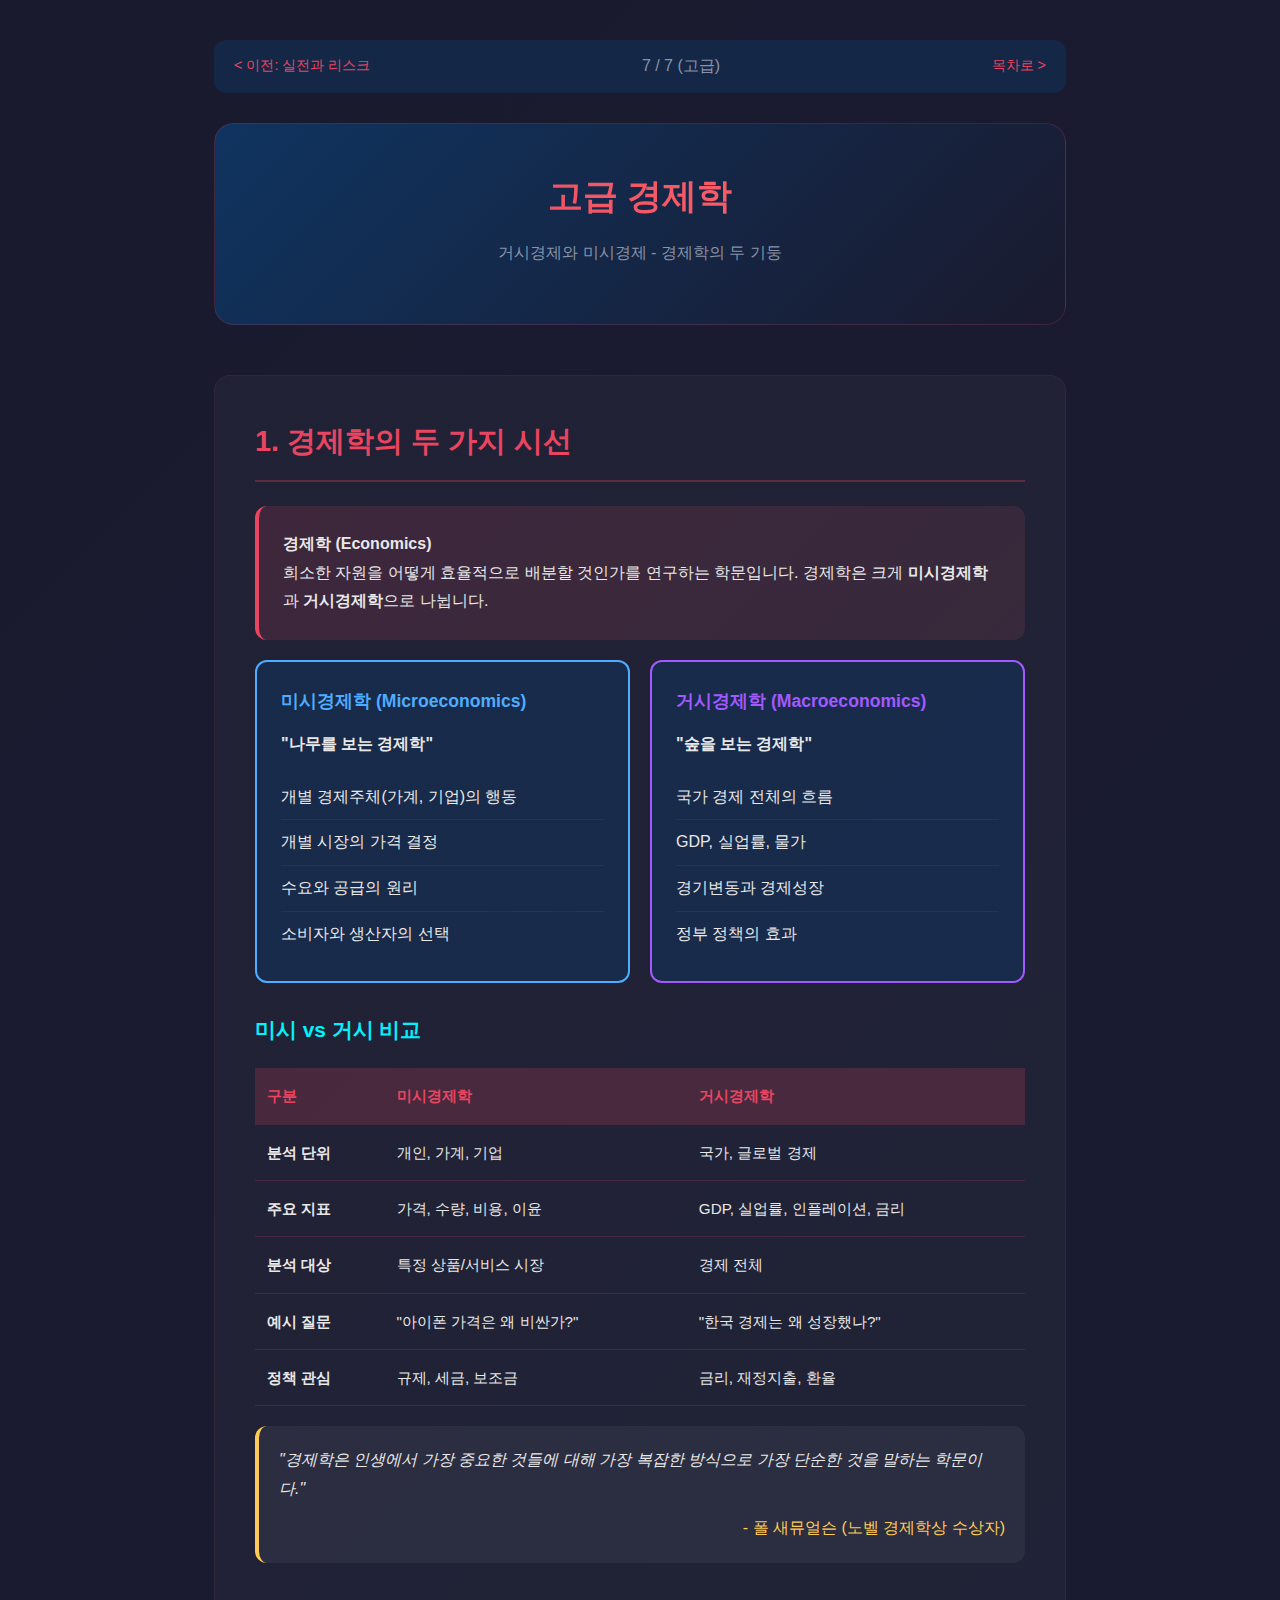
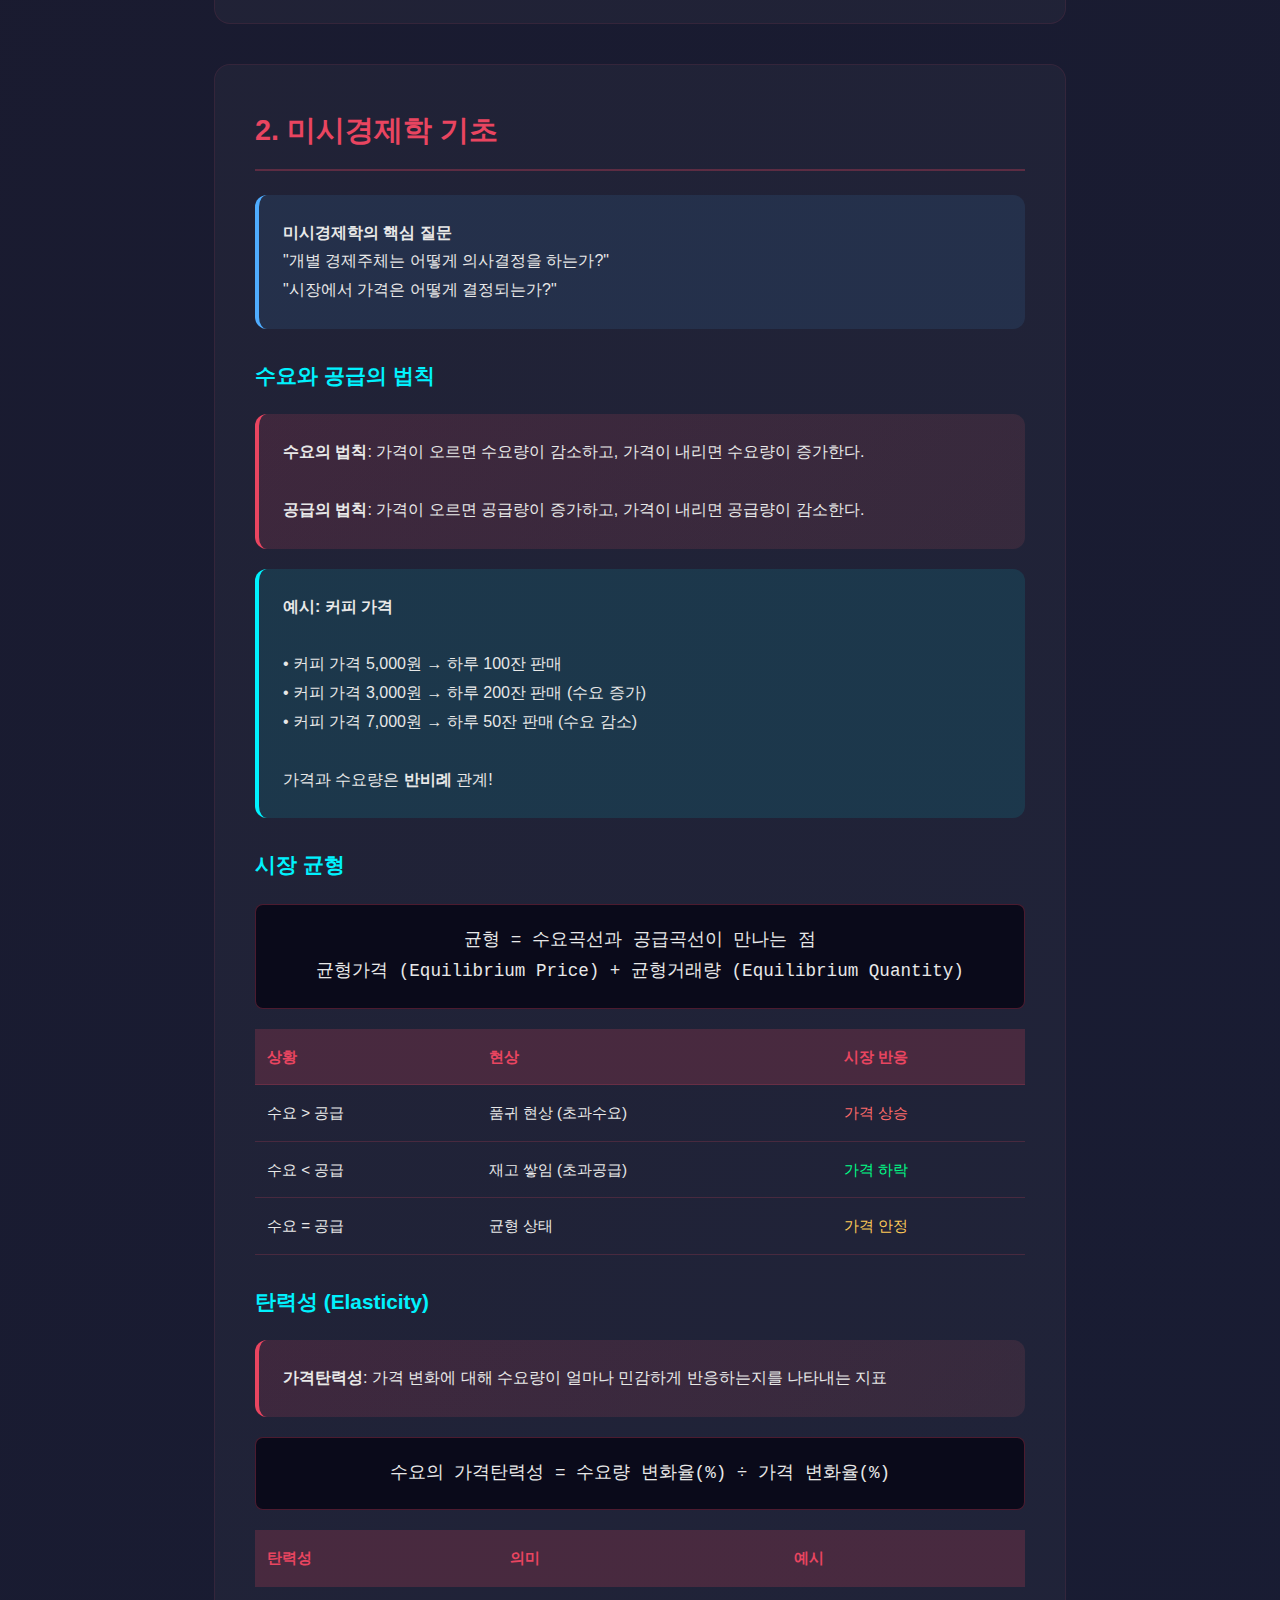
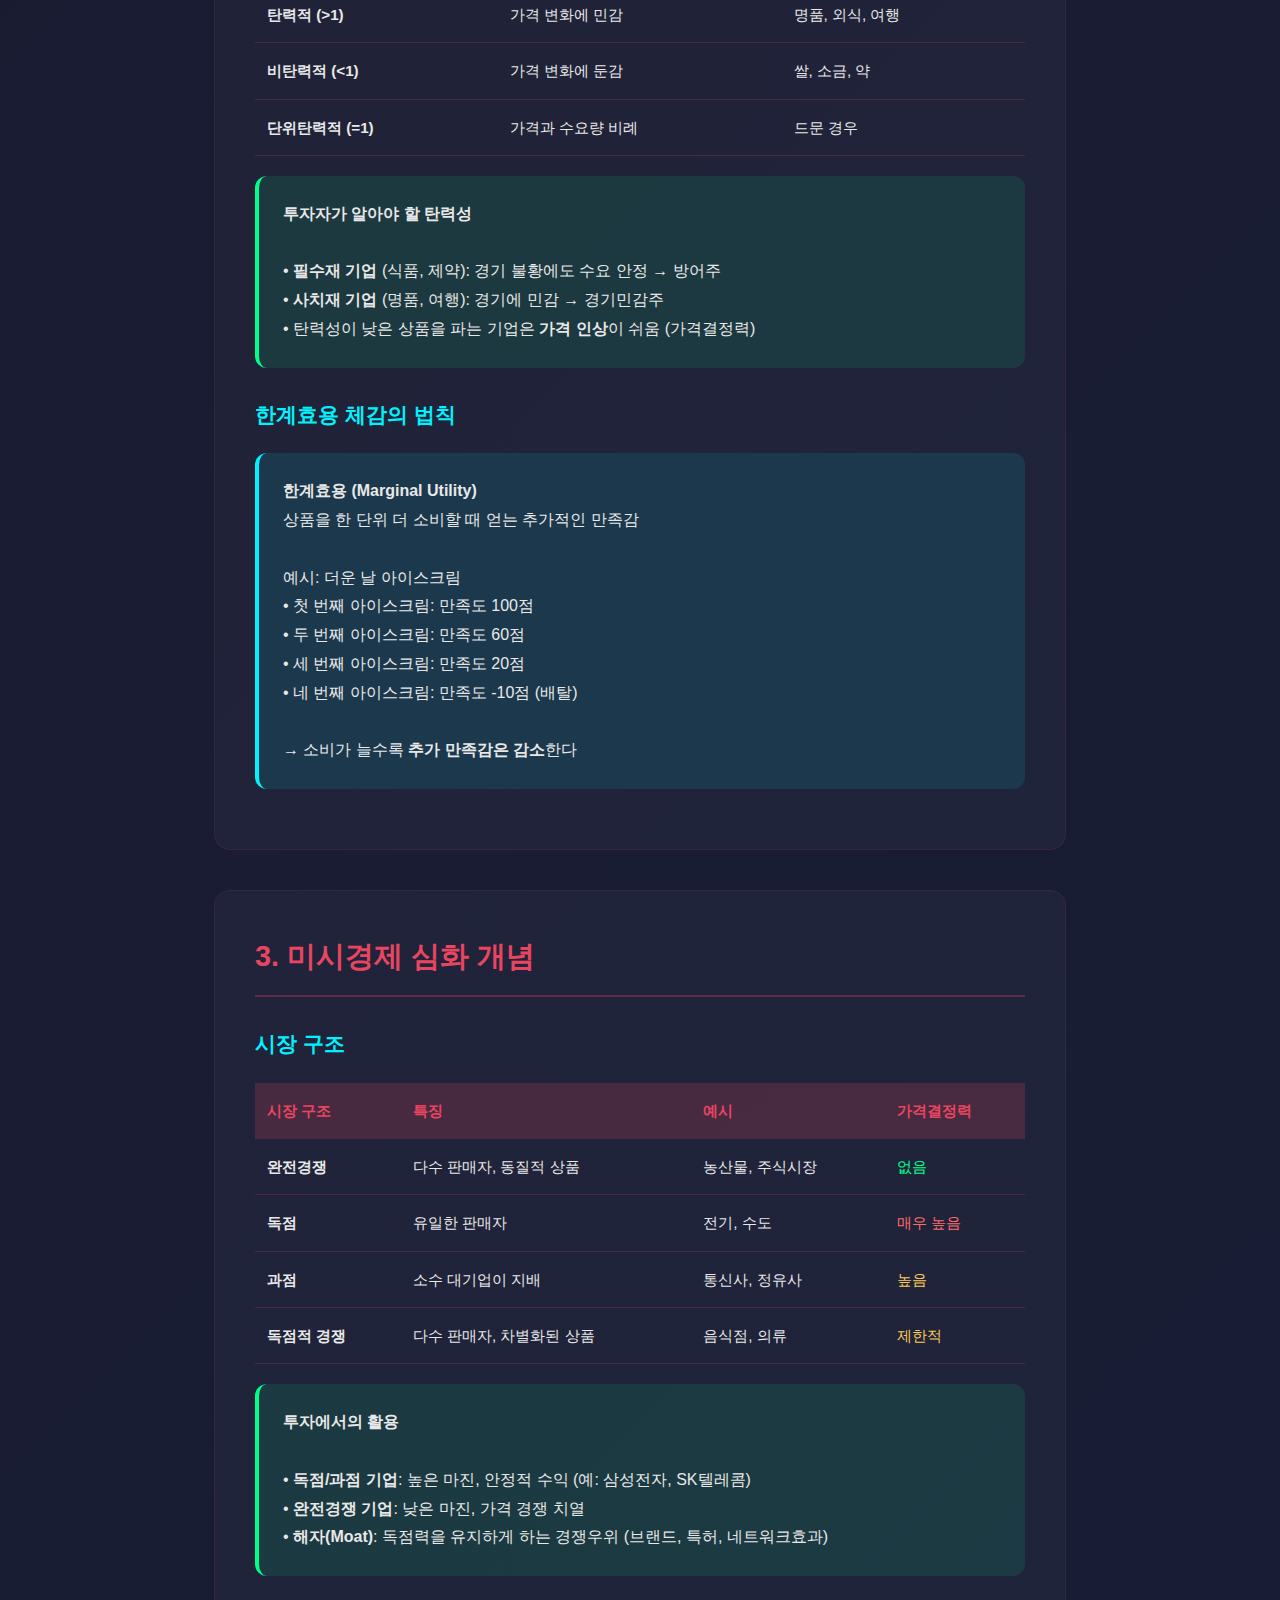
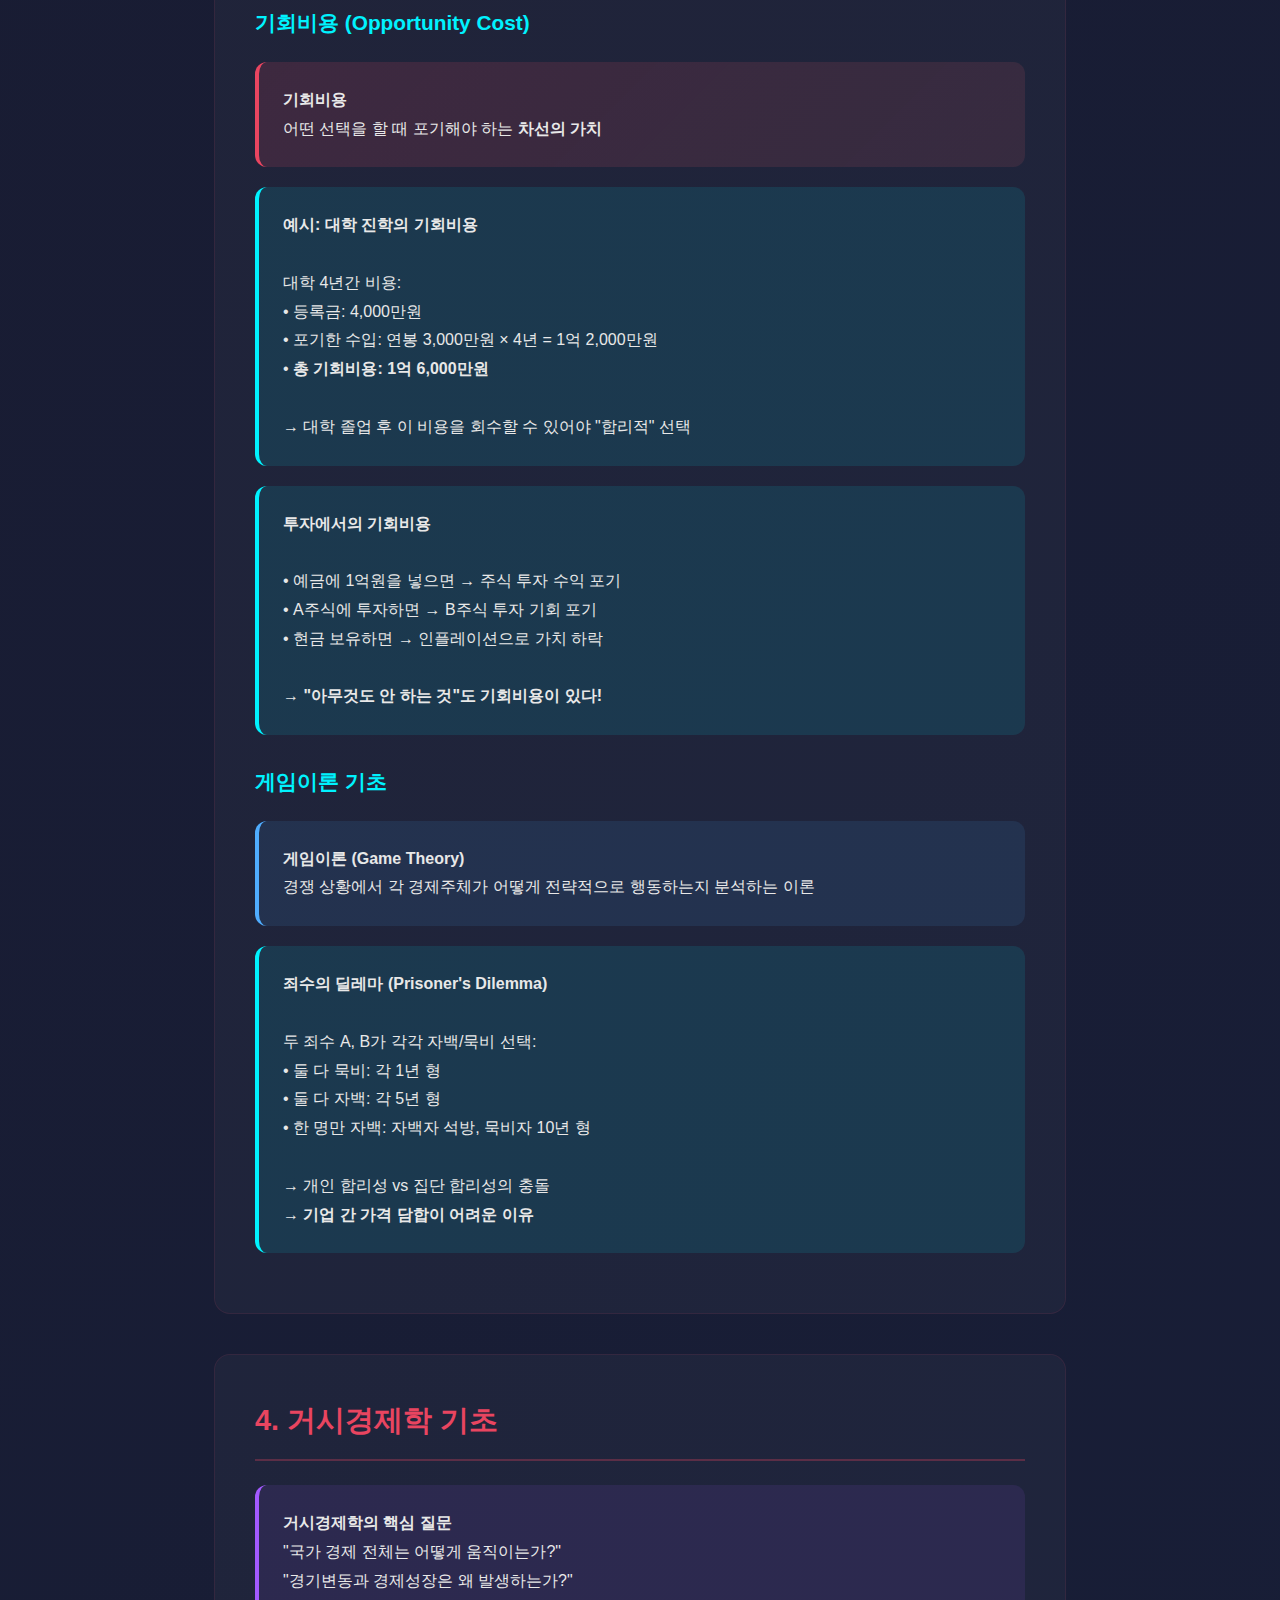
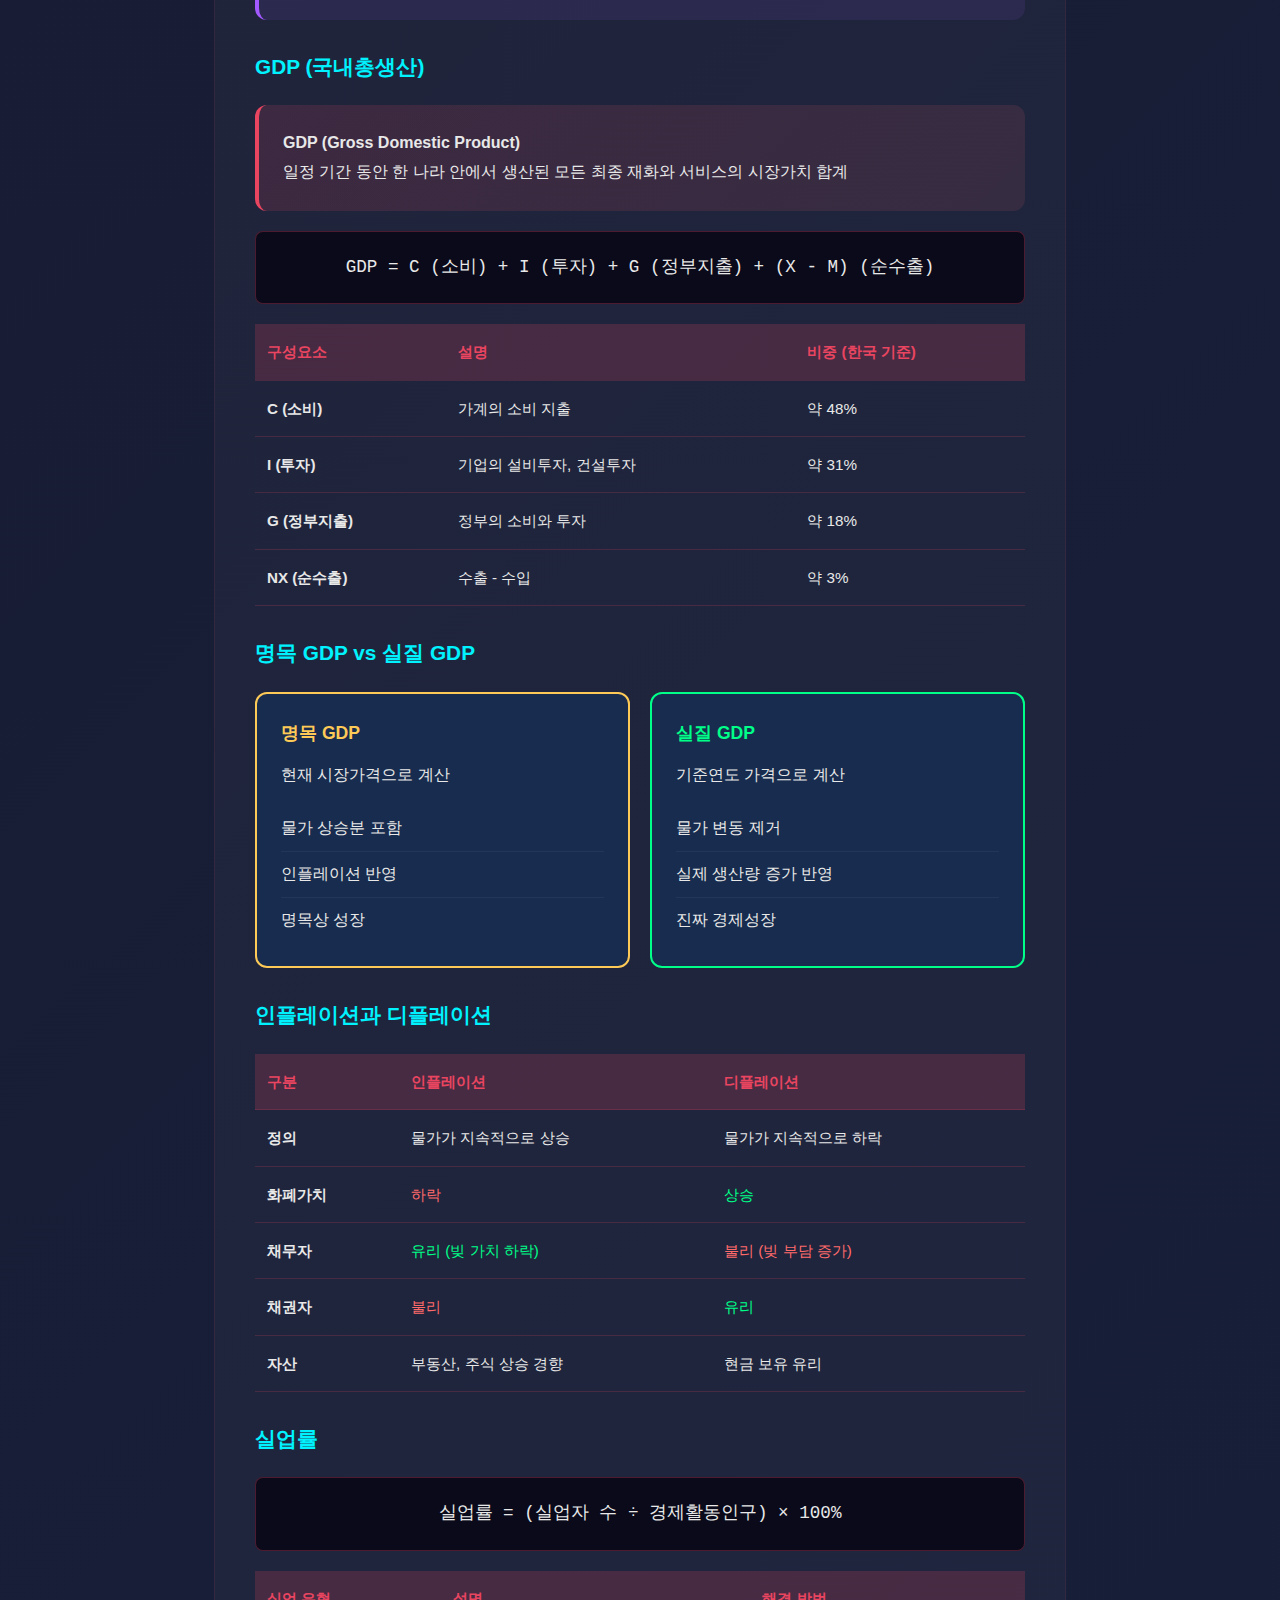
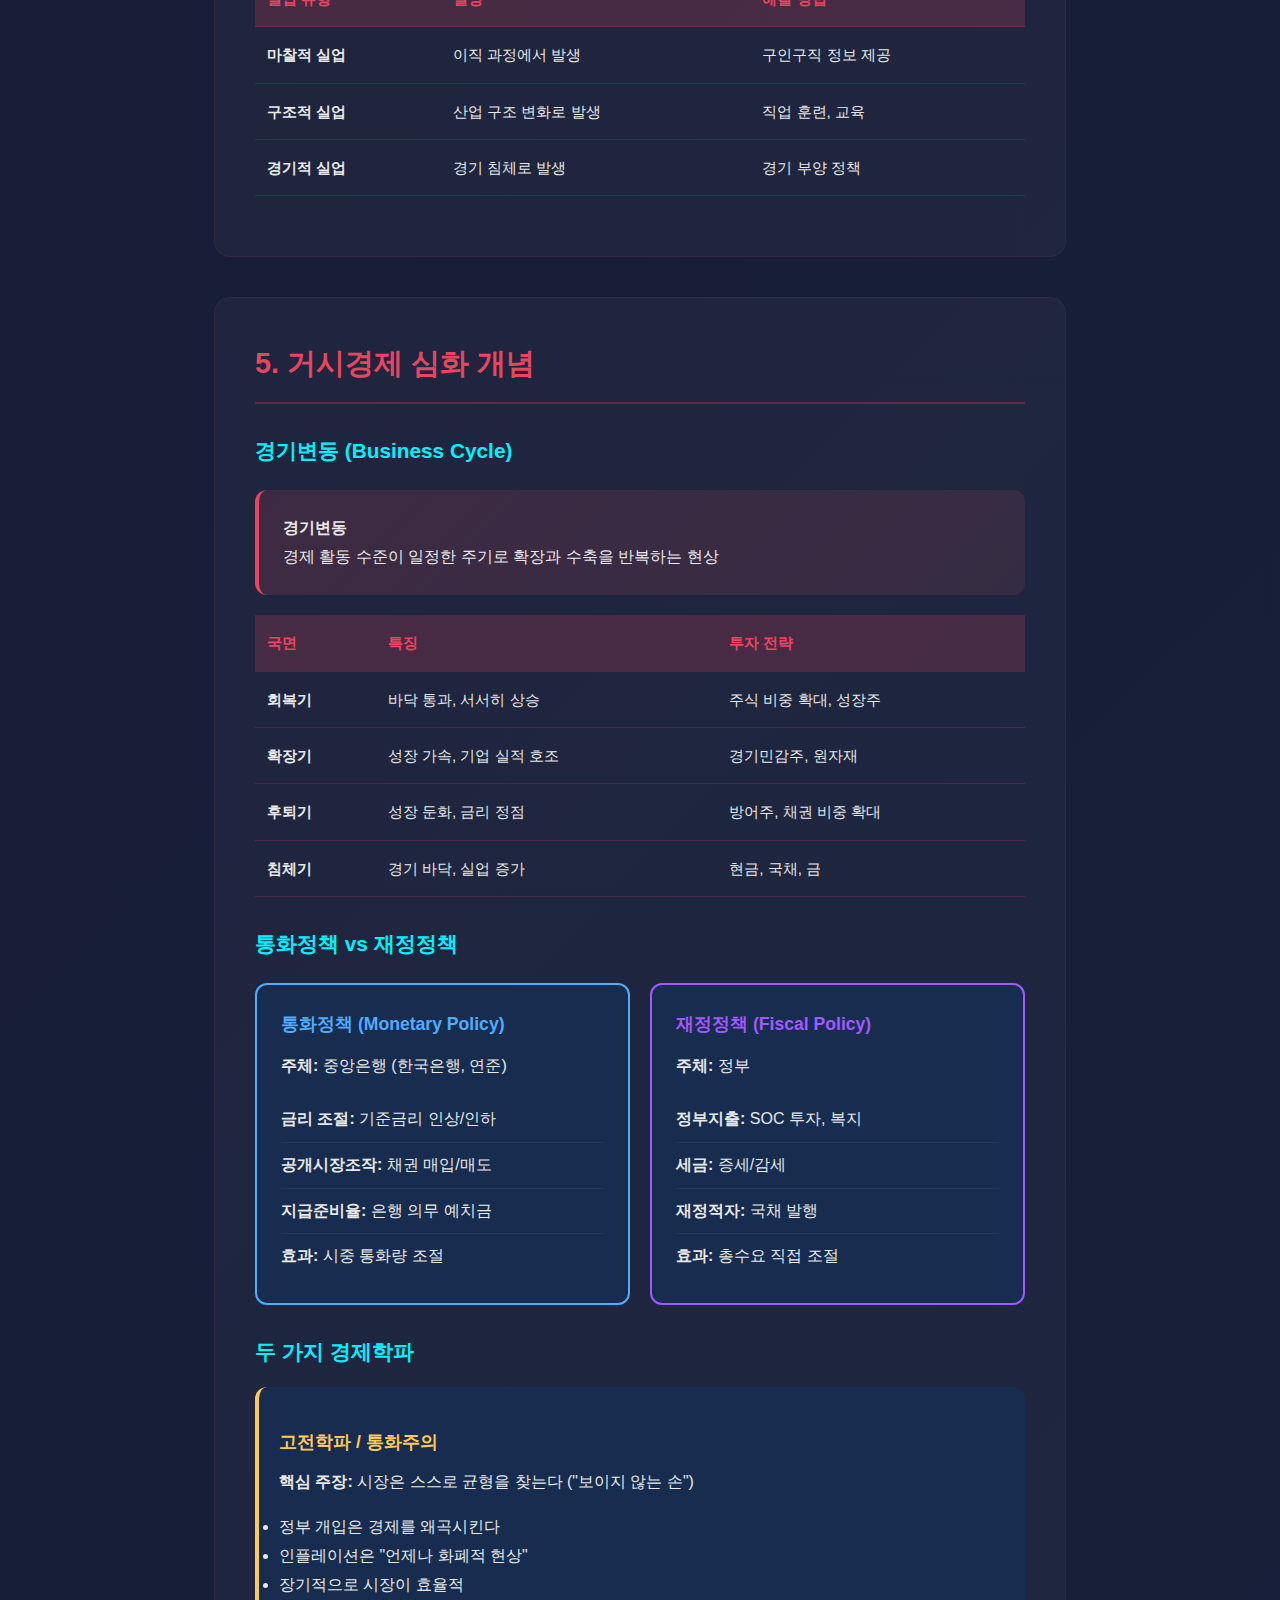
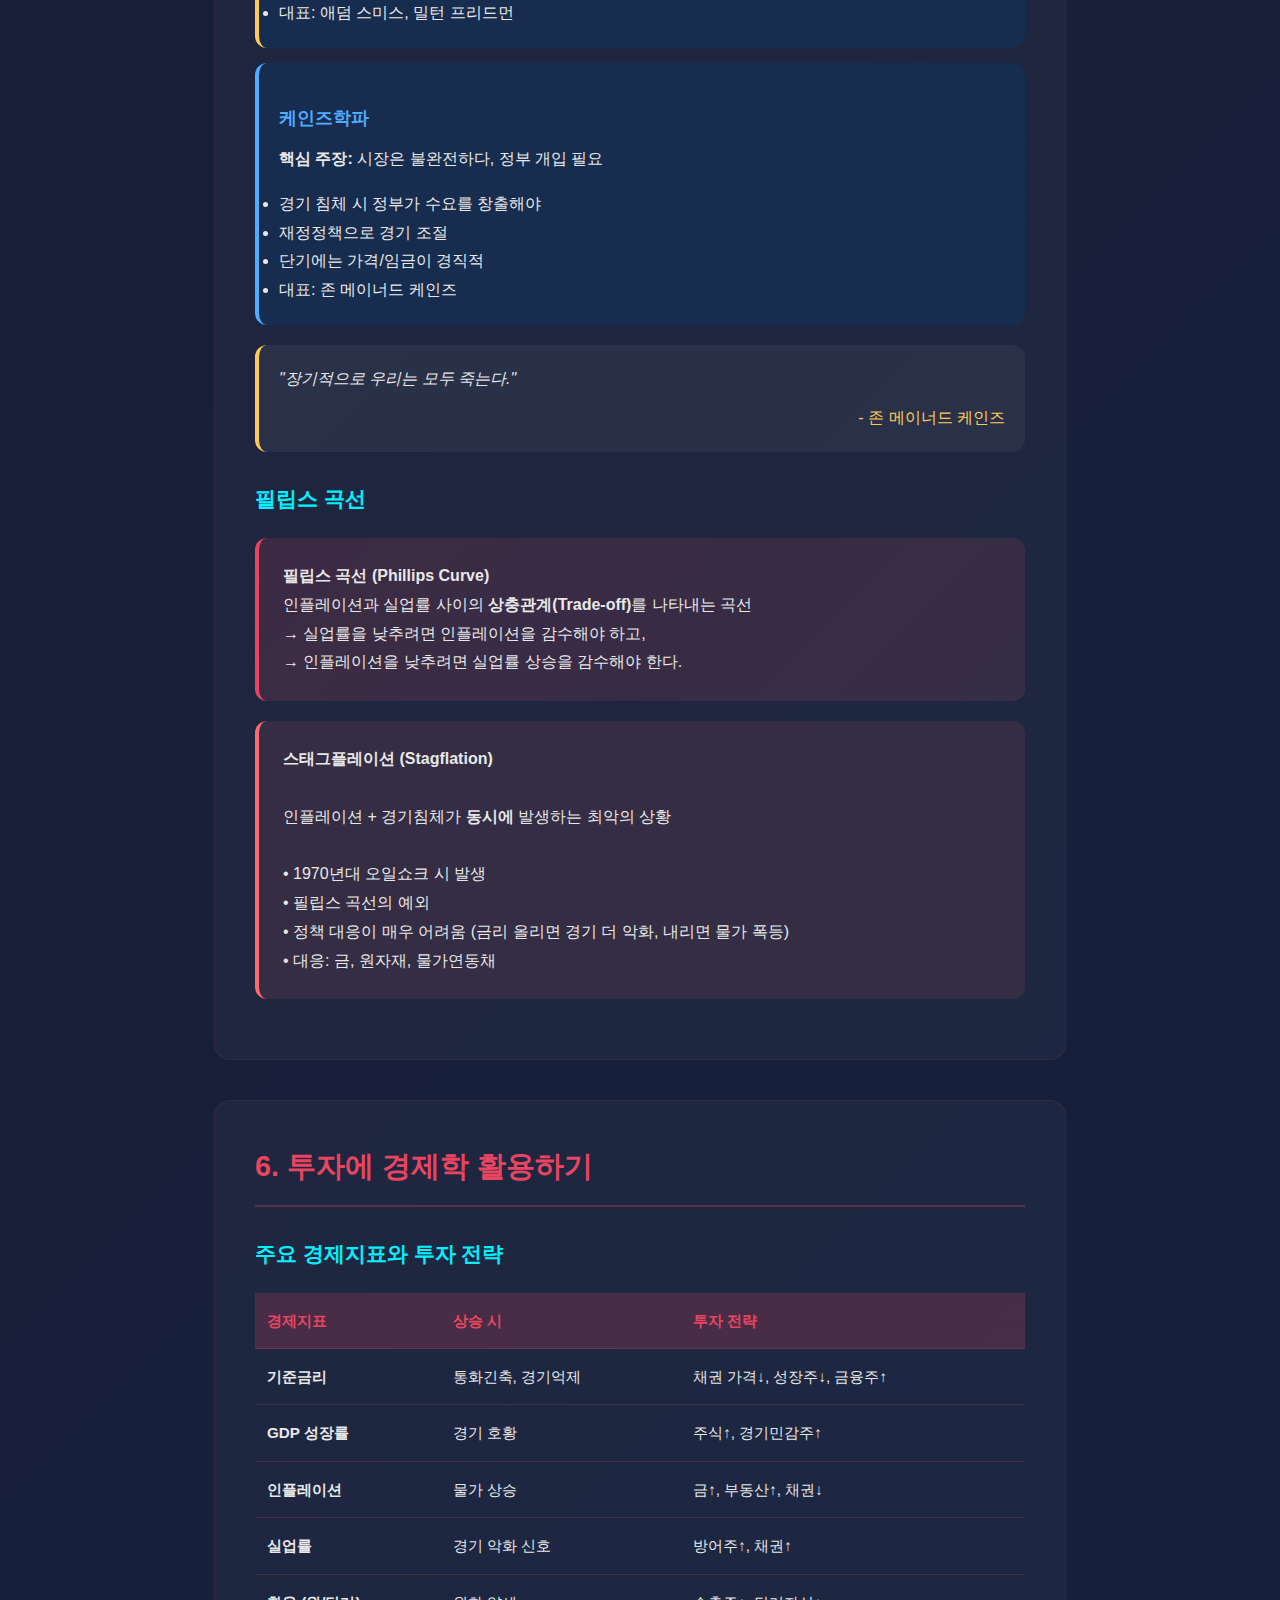
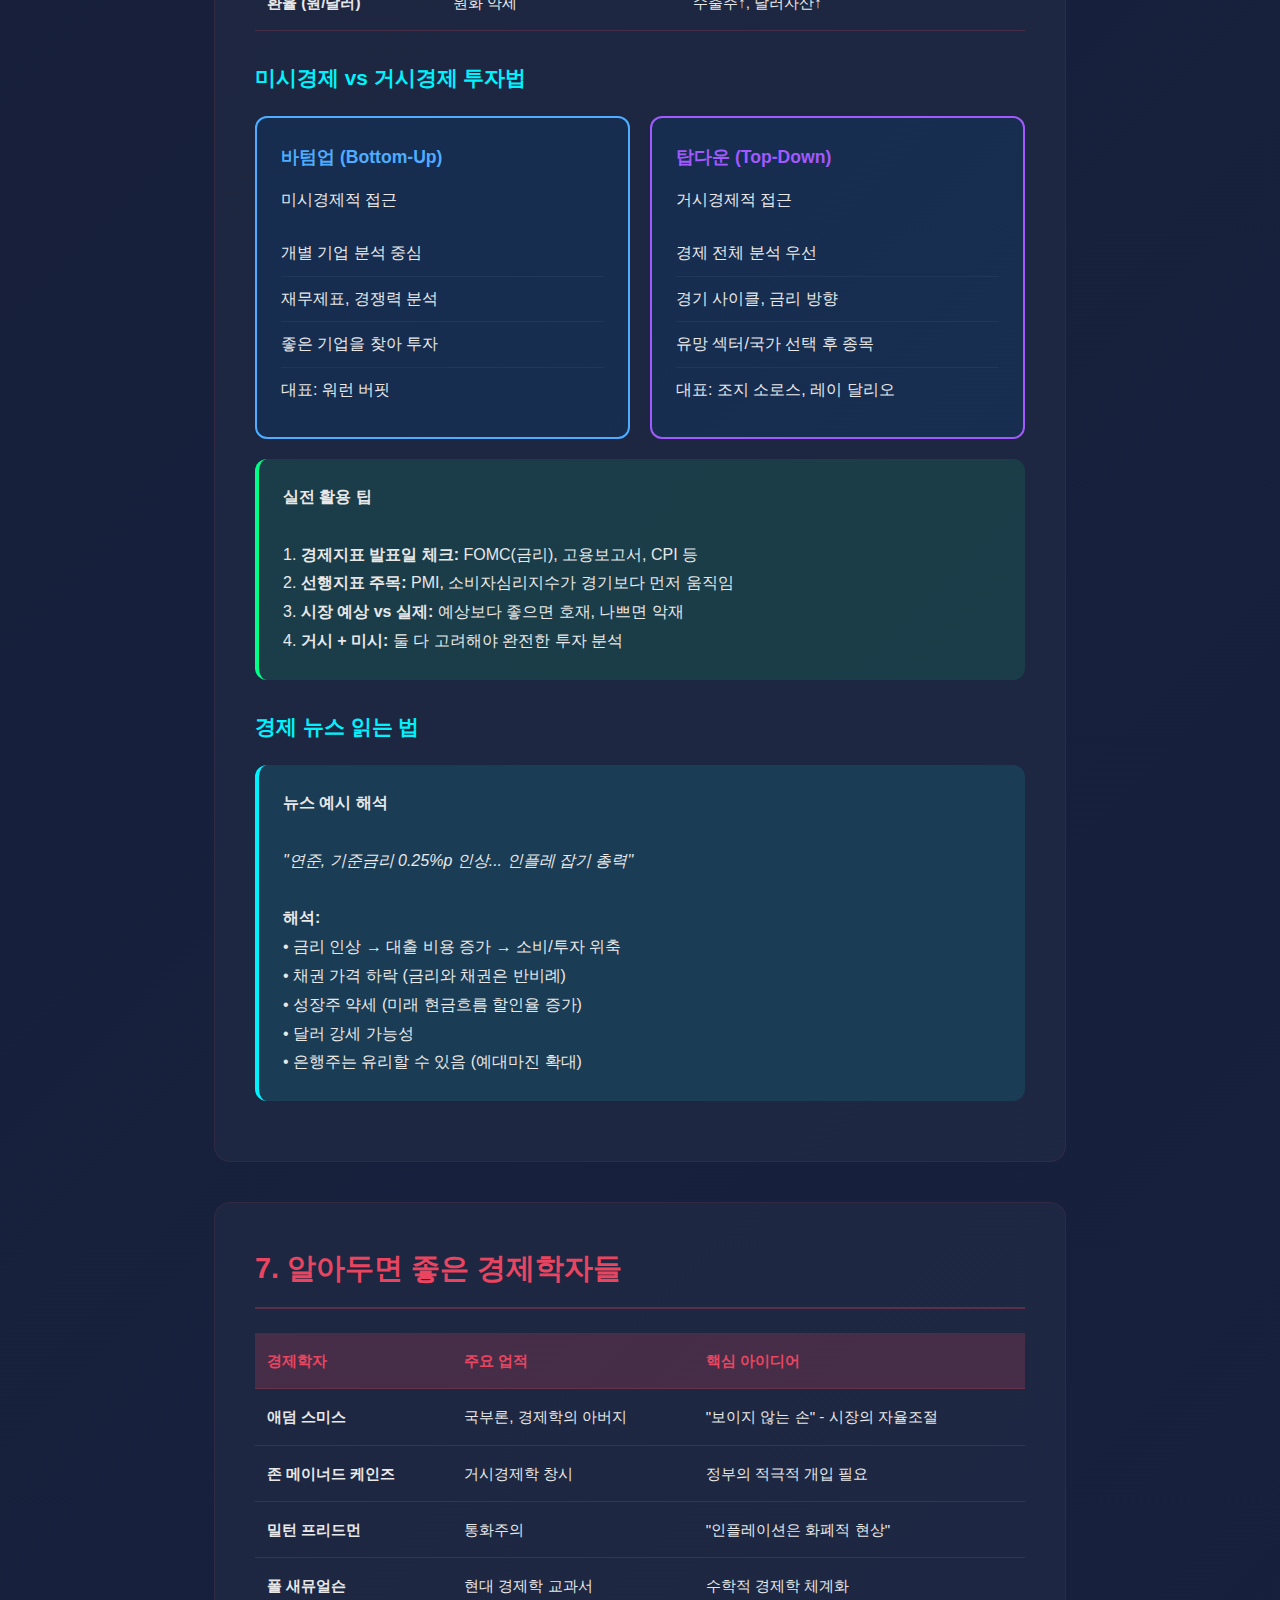
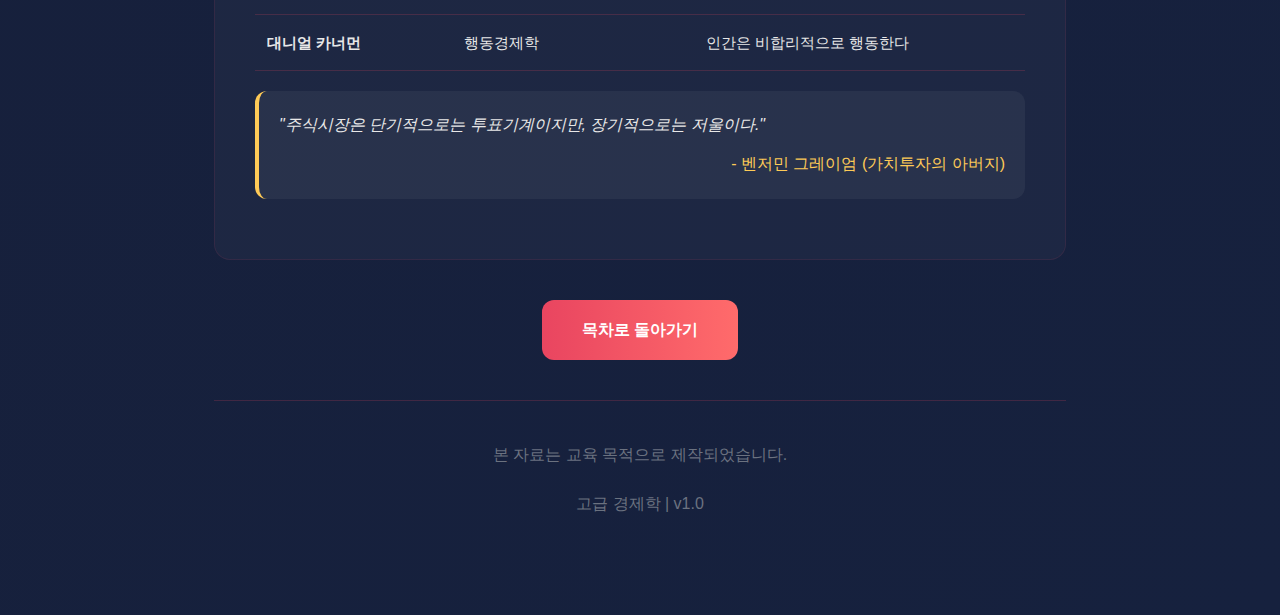
<file: education/7_advanced.html>
<!DOCTYPE html>
<html lang="ko">
<head>
    <meta charset="UTF-8">
    <meta name="viewport" content="width=device-width, initial-scale=1.0, maximum-scale=5.0, user-scalable=yes">
    <title>고급 경제 - 거시경제와 미시경제</title>
    <style>
        * { margin: 0; padding: 0; box-sizing: border-box; }
        body {
            font-family: 'Pretendard', -apple-system, BlinkMacSystemFont, 'Segoe UI', sans-serif;
            background: linear-gradient(135deg, #1a1a2e 0%, #16213e 100%);
            color: #e8e8e8;
            line-height: 1.8;
            min-height: 100vh;
        }
        .container { max-width: 900px; margin: 0 auto; padding: 40px 24px; }
        header {
            text-align: center;
            margin-bottom: 50px;
            padding: 40px;
            background: linear-gradient(135deg, #0f3460 0%, #1a1a2e 100%);
            border-radius: 20px;
            border: 1px solid rgba(233, 69, 96, 0.2);
        }
        h1 {
            font-size: 2.2em;
            background: linear-gradient(90deg, #e94560, #ff6b6b);
            -webkit-background-clip: text;
            -webkit-text-fill-color: transparent;
            margin-bottom: 12px;
        }
        .subtitle { color: #8892a8; font-size: 1em; }
        .nav-bar {
            display: flex;
            justify-content: space-between;
            align-items: center;
            margin-bottom: 30px;
            padding: 12px 20px;
            background: rgba(15, 52, 96, 0.5);
            border-radius: 12px;
        }
        .nav-bar a { color: #e94560; text-decoration: none; font-size: 0.9em; }
        .nav-bar a:hover { text-decoration: underline; }
        section {
            background: rgba(255, 255, 255, 0.03);
            padding: 40px;
            border-radius: 16px;
            margin-bottom: 40px;
            border: 1px solid rgba(233, 69, 96, 0.1);
        }
        h2 {
            color: #e94560;
            font-size: 1.8em;
            margin-bottom: 24px;
            padding-bottom: 12px;
            border-bottom: 2px solid rgba(233, 69, 96, 0.3);
        }
        h3 { color: #00f2fe; font-size: 1.3em; margin: 28px 0 16px; }
        h4 { color: #feca57; font-size: 1.1em; margin: 20px 0 12px; }
        p { margin-bottom: 16px; }
        .definition-box {
            background: linear-gradient(135deg, rgba(233, 69, 96, 0.15) 0%, rgba(255, 107, 107, 0.1) 100%);
            padding: 24px;
            border-radius: 12px;
            margin: 20px 0;
            border-left: 4px solid #e94560;
        }
        .example-box {
            background: rgba(0, 242, 254, 0.1);
            padding: 24px;
            border-radius: 12px;
            margin: 20px 0;
            border-left: 4px solid #00f2fe;
        }
        .tip-box {
            background: rgba(0, 255, 136, 0.1);
            padding: 24px;
            border-radius: 12px;
            margin: 20px 0;
            border-left: 4px solid #00ff88;
        }
        .warning-box {
            background: rgba(255, 107, 107, 0.1);
            padding: 24px;
            border-radius: 12px;
            margin: 20px 0;
            border-left: 4px solid #ff6b6b;
        }
        .micro-box {
            background: rgba(79, 172, 254, 0.1);
            padding: 24px;
            border-radius: 12px;
            margin: 20px 0;
            border-left: 4px solid #4facfe;
        }
        .macro-box {
            background: rgba(162, 89, 255, 0.1);
            padding: 24px;
            border-radius: 12px;
            margin: 20px 0;
            border-left: 4px solid #a259ff;
        }
        .formula {
            background: #0a0a1a;
            padding: 20px;
            border-radius: 8px;
            font-family: 'Consolas', monospace;
            font-size: 1.1em;
            text-align: center;
            margin: 20px 0;
            border: 1px solid rgba(233, 69, 96, 0.3);
        }
        table { width: 100%; border-collapse: collapse; margin: 20px 0; font-size: 0.95em; }
        th, td { padding: 14px 12px; text-align: left; border-bottom: 1px solid rgba(233, 69, 96, 0.2); }
        th { background: rgba(233, 69, 96, 0.2); color: #e94560; font-weight: 600; }
        tr:hover { background: rgba(233, 69, 96, 0.05); }
        .comparison-grid {
            display: grid;
            grid-template-columns: repeat(auto-fit, minmax(280px, 1fr));
            gap: 20px;
            margin: 20px 0;
        }
        .comparison-card {
            background: rgba(15, 52, 96, 0.5);
            padding: 24px;
            border-radius: 12px;
            border: 1px solid rgba(79, 172, 254, 0.2);
        }
        .comparison-card h4 { margin-top: 0; }
        .comparison-card ul { list-style: none; padding: 0; }
        .comparison-card li { padding: 8px 0; border-bottom: 1px solid rgba(255, 255, 255, 0.05); }
        .comparison-card li:last-child { border-bottom: none; }
        .theory-card {
            background: rgba(15, 52, 96, 0.5);
            padding: 20px;
            border-radius: 12px;
            margin: 15px 0;
            border-left: 4px solid;
        }
        .theory-card.keynesian { border-color: #4facfe; }
        .theory-card.classical { border-color: #feca57; }
        .theory-card h4 { margin-bottom: 10px; }
        .economist-quote {
            background: rgba(255, 255, 255, 0.05);
            padding: 20px;
            border-radius: 12px;
            margin: 20px 0;
            font-style: italic;
            border-left: 4px solid #feca57;
        }
        .economist-quote .author {
            text-align: right;
            color: #feca57;
            margin-top: 10px;
            font-style: normal;
        }
        footer {
            text-align: center;
            padding: 40px;
            color: #6b7280;
            border-top: 1px solid rgba(233, 69, 96, 0.2);
            margin-top: 40px;
        }
        .home-link { text-align: center; margin-top: 40px; }
        .home-link a {
            display: inline-block;
            background: linear-gradient(90deg, #e94560, #ff6b6b);
            color: white;
            padding: 16px 40px;
            border-radius: 12px;
            text-decoration: none;
            font-weight: bold;
            transition: all 0.3s ease;
        }
        .home-link a:hover { transform: scale(1.05); }
        @media (max-width: 768px) {
            .container { padding: 16px 12px; }
            h1 { font-size: 1.6em; }
            h2 { font-size: 1.4em; }
            section { padding: 20px 16px; }
        }
    </style>
</head>
<body>
    <div class="container">
        <div class="nav-bar">
            <a href="6_practical.html">< 이전: 실전과 리스크</a>
            <span style="color: #8892a8;">7 / 7 (고급)</span>
            <a href="index.html">목차로 ></a>
        </div>

        <header>
            <h1>고급 경제학</h1>
            <p class="subtitle">거시경제와 미시경제 - 경제학의 두 기둥</p>
        </header>

        <!-- Section 1: 개요 -->
        <section>
            <h2>1. 경제학의 두 가지 시선</h2>

            <div class="definition-box">
                <strong>경제학 (Economics)</strong><br>
                희소한 자원을 어떻게 효율적으로 배분할 것인가를 연구하는 학문입니다.
                경제학은 크게 <strong>미시경제학</strong>과 <strong>거시경제학</strong>으로 나뉩니다.
            </div>

            <div class="comparison-grid">
                <div class="comparison-card" style="border: 2px solid #4facfe;">
                    <h4 style="color: #4facfe;">미시경제학 (Microeconomics)</h4>
                    <p><strong>"나무를 보는 경제학"</strong></p>
                    <ul>
                        <li>개별 경제주체(가계, 기업)의 행동</li>
                        <li>개별 시장의 가격 결정</li>
                        <li>수요와 공급의 원리</li>
                        <li>소비자와 생산자의 선택</li>
                    </ul>
                </div>
                <div class="comparison-card" style="border: 2px solid #a259ff;">
                    <h4 style="color: #a259ff;">거시경제학 (Macroeconomics)</h4>
                    <p><strong>"숲을 보는 경제학"</strong></p>
                    <ul>
                        <li>국가 경제 전체의 흐름</li>
                        <li>GDP, 실업률, 물가</li>
                        <li>경기변동과 경제성장</li>
                        <li>정부 정책의 효과</li>
                    </ul>
                </div>
            </div>

            <h3>미시 vs 거시 비교</h3>
            <table>
                <tr>
                    <th>구분</th>
                    <th>미시경제학</th>
                    <th>거시경제학</th>
                </tr>
                <tr>
                    <td><strong>분석 단위</strong></td>
                    <td>개인, 가계, 기업</td>
                    <td>국가, 글로벌 경제</td>
                </tr>
                <tr>
                    <td><strong>주요 지표</strong></td>
                    <td>가격, 수량, 비용, 이윤</td>
                    <td>GDP, 실업률, 인플레이션, 금리</td>
                </tr>
                <tr>
                    <td><strong>분석 대상</strong></td>
                    <td>특정 상품/서비스 시장</td>
                    <td>경제 전체</td>
                </tr>
                <tr>
                    <td><strong>예시 질문</strong></td>
                    <td>"아이폰 가격은 왜 비싼가?"</td>
                    <td>"한국 경제는 왜 성장했나?"</td>
                </tr>
                <tr>
                    <td><strong>정책 관심</strong></td>
                    <td>규제, 세금, 보조금</td>
                    <td>금리, 재정지출, 환율</td>
                </tr>
            </table>

            <div class="economist-quote">
                "경제학은 인생에서 가장 중요한 것들에 대해 가장 복잡한 방식으로 가장 단순한 것을 말하는 학문이다."
                <div class="author">- 폴 새뮤얼슨 (노벨 경제학상 수상자)</div>
            </div>
        </section>

        <!-- Section 2: 미시경제학 기초 -->
        <section>
            <h2>2. 미시경제학 기초</h2>

            <div class="micro-box">
                <strong>미시경제학의 핵심 질문</strong><br>
                "개별 경제주체는 어떻게 의사결정을 하는가?"<br>
                "시장에서 가격은 어떻게 결정되는가?"
            </div>

            <h3>수요와 공급의 법칙</h3>
            <div class="definition-box">
                <strong>수요의 법칙</strong>: 가격이 오르면 수요량이 감소하고, 가격이 내리면 수요량이 증가한다.<br><br>
                <strong>공급의 법칙</strong>: 가격이 오르면 공급량이 증가하고, 가격이 내리면 공급량이 감소한다.
            </div>

            <div class="example-box">
                <strong>예시: 커피 가격</strong><br><br>
                • 커피 가격 5,000원 → 하루 100잔 판매<br>
                • 커피 가격 3,000원 → 하루 200잔 판매 (수요 증가)<br>
                • 커피 가격 7,000원 → 하루 50잔 판매 (수요 감소)<br><br>
                가격과 수요량은 <strong>반비례</strong> 관계!
            </div>

            <h3>시장 균형</h3>
            <div class="formula">
                균형 = 수요곡선과 공급곡선이 만나는 점<br>
                균형가격 (Equilibrium Price) + 균형거래량 (Equilibrium Quantity)
            </div>

            <table>
                <tr>
                    <th>상황</th>
                    <th>현상</th>
                    <th>시장 반응</th>
                </tr>
                <tr>
                    <td>수요 > 공급</td>
                    <td>품귀 현상 (초과수요)</td>
                    <td style="color: #ff6b6b;">가격 상승</td>
                </tr>
                <tr>
                    <td>수요 < 공급</td>
                    <td>재고 쌓임 (초과공급)</td>
                    <td style="color: #00ff88;">가격 하락</td>
                </tr>
                <tr>
                    <td>수요 = 공급</td>
                    <td>균형 상태</td>
                    <td style="color: #feca57;">가격 안정</td>
                </tr>
            </table>

            <h3>탄력성 (Elasticity)</h3>
            <div class="definition-box">
                <strong>가격탄력성</strong>: 가격 변화에 대해 수요량이 얼마나 민감하게 반응하는지를 나타내는 지표
            </div>

            <div class="formula">
                수요의 가격탄력성 = 수요량 변화율(%) ÷ 가격 변화율(%)
            </div>

            <table>
                <tr>
                    <th>탄력성</th>
                    <th>의미</th>
                    <th>예시</th>
                </tr>
                <tr>
                    <td><strong>탄력적 (>1)</strong></td>
                    <td>가격 변화에 민감</td>
                    <td>명품, 외식, 여행</td>
                </tr>
                <tr>
                    <td><strong>비탄력적 (<1)</strong></td>
                    <td>가격 변화에 둔감</td>
                    <td>쌀, 소금, 약</td>
                </tr>
                <tr>
                    <td><strong>단위탄력적 (=1)</strong></td>
                    <td>가격과 수요량 비례</td>
                    <td>드문 경우</td>
                </tr>
            </table>

            <div class="tip-box">
                <strong>투자자가 알아야 할 탄력성</strong><br><br>
                • <strong>필수재 기업</strong> (식품, 제약): 경기 불황에도 수요 안정 → 방어주<br>
                • <strong>사치재 기업</strong> (명품, 여행): 경기에 민감 → 경기민감주<br>
                • 탄력성이 낮은 상품을 파는 기업은 <strong>가격 인상</strong>이 쉬움 (가격결정력)
            </div>

            <h3>한계효용 체감의 법칙</h3>
            <div class="example-box">
                <strong>한계효용 (Marginal Utility)</strong><br>
                상품을 한 단위 더 소비할 때 얻는 추가적인 만족감<br><br>
                예시: 더운 날 아이스크림<br>
                • 첫 번째 아이스크림: 만족도 100점<br>
                • 두 번째 아이스크림: 만족도 60점<br>
                • 세 번째 아이스크림: 만족도 20점<br>
                • 네 번째 아이스크림: 만족도 -10점 (배탈)<br><br>
                → 소비가 늘수록 <strong>추가 만족감은 감소</strong>한다
            </div>
        </section>

        <!-- Section 3: 미시경제 심화 -->
        <section>
            <h2>3. 미시경제 심화 개념</h2>

            <h3>시장 구조</h3>
            <table>
                <tr>
                    <th>시장 구조</th>
                    <th>특징</th>
                    <th>예시</th>
                    <th>가격결정력</th>
                </tr>
                <tr>
                    <td><strong>완전경쟁</strong></td>
                    <td>다수 판매자, 동질적 상품</td>
                    <td>농산물, 주식시장</td>
                    <td style="color: #00ff88;">없음</td>
                </tr>
                <tr>
                    <td><strong>독점</strong></td>
                    <td>유일한 판매자</td>
                    <td>전기, 수도</td>
                    <td style="color: #ff6b6b;">매우 높음</td>
                </tr>
                <tr>
                    <td><strong>과점</strong></td>
                    <td>소수 대기업이 지배</td>
                    <td>통신사, 정유사</td>
                    <td style="color: #feca57;">높음</td>
                </tr>
                <tr>
                    <td><strong>독점적 경쟁</strong></td>
                    <td>다수 판매자, 차별화된 상품</td>
                    <td>음식점, 의류</td>
                    <td style="color: #feca57;">제한적</td>
                </tr>
            </table>

            <div class="tip-box">
                <strong>투자에서의 활용</strong><br><br>
                • <strong>독점/과점 기업</strong>: 높은 마진, 안정적 수익 (예: 삼성전자, SK텔레콤)<br>
                • <strong>완전경쟁 기업</strong>: 낮은 마진, 가격 경쟁 치열<br>
                • <strong>해자(Moat)</strong>: 독점력을 유지하게 하는 경쟁우위 (브랜드, 특허, 네트워크효과)
            </div>

            <h3>기회비용 (Opportunity Cost)</h3>
            <div class="definition-box">
                <strong>기회비용</strong><br>
                어떤 선택을 할 때 포기해야 하는 <strong>차선의 가치</strong>
            </div>

            <div class="example-box">
                <strong>예시: 대학 진학의 기회비용</strong><br><br>
                대학 4년간 비용:<br>
                • 등록금: 4,000만원<br>
                • 포기한 수입: 연봉 3,000만원 × 4년 = 1억 2,000만원<br>
                • <strong>총 기회비용: 1억 6,000만원</strong><br><br>
                → 대학 졸업 후 이 비용을 회수할 수 있어야 "합리적" 선택
            </div>

            <div class="example-box">
                <strong>투자에서의 기회비용</strong><br><br>
                • 예금에 1억원을 넣으면 → 주식 투자 수익 포기<br>
                • A주식에 투자하면 → B주식 투자 기회 포기<br>
                • 현금 보유하면 → 인플레이션으로 가치 하락<br><br>
                → <strong>"아무것도 안 하는 것"도 기회비용이 있다!</strong>
            </div>

            <h3>게임이론 기초</h3>
            <div class="micro-box">
                <strong>게임이론 (Game Theory)</strong><br>
                경쟁 상황에서 각 경제주체가 어떻게 전략적으로 행동하는지 분석하는 이론
            </div>

            <div class="example-box">
                <strong>죄수의 딜레마 (Prisoner's Dilemma)</strong><br><br>
                두 죄수 A, B가 각각 자백/묵비 선택:<br>
                • 둘 다 묵비: 각 1년 형<br>
                • 둘 다 자백: 각 5년 형<br>
                • 한 명만 자백: 자백자 석방, 묵비자 10년 형<br><br>
                → 개인 합리성 vs 집단 합리성의 충돌<br>
                → <strong>기업 간 가격 담합이 어려운 이유</strong>
            </div>
        </section>

        <!-- Section 4: 거시경제학 기초 -->
        <section>
            <h2>4. 거시경제학 기초</h2>

            <div class="macro-box">
                <strong>거시경제학의 핵심 질문</strong><br>
                "국가 경제 전체는 어떻게 움직이는가?"<br>
                "경기변동과 경제성장은 왜 발생하는가?"
            </div>

            <h3>GDP (국내총생산)</h3>
            <div class="definition-box">
                <strong>GDP (Gross Domestic Product)</strong><br>
                일정 기간 동안 한 나라 안에서 생산된 모든 최종 재화와 서비스의 시장가치 합계
            </div>

            <div class="formula">
                GDP = C (소비) + I (투자) + G (정부지출) + (X - M) (순수출)
            </div>

            <table>
                <tr>
                    <th>구성요소</th>
                    <th>설명</th>
                    <th>비중 (한국 기준)</th>
                </tr>
                <tr>
                    <td><strong>C (소비)</strong></td>
                    <td>가계의 소비 지출</td>
                    <td>약 48%</td>
                </tr>
                <tr>
                    <td><strong>I (투자)</strong></td>
                    <td>기업의 설비투자, 건설투자</td>
                    <td>약 31%</td>
                </tr>
                <tr>
                    <td><strong>G (정부지출)</strong></td>
                    <td>정부의 소비와 투자</td>
                    <td>약 18%</td>
                </tr>
                <tr>
                    <td><strong>NX (순수출)</strong></td>
                    <td>수출 - 수입</td>
                    <td>약 3%</td>
                </tr>
            </table>

            <h3>명목 GDP vs 실질 GDP</h3>
            <div class="comparison-grid">
                <div class="comparison-card" style="border: 2px solid #feca57;">
                    <h4 style="color: #feca57;">명목 GDP</h4>
                    <p>현재 시장가격으로 계산</p>
                    <ul>
                        <li>물가 상승분 포함</li>
                        <li>인플레이션 반영</li>
                        <li>명목상 성장</li>
                    </ul>
                </div>
                <div class="comparison-card" style="border: 2px solid #00ff88;">
                    <h4 style="color: #00ff88;">실질 GDP</h4>
                    <p>기준연도 가격으로 계산</p>
                    <ul>
                        <li>물가 변동 제거</li>
                        <li>실제 생산량 증가 반영</li>
                        <li>진짜 경제성장</li>
                    </ul>
                </div>
            </div>

            <h3>인플레이션과 디플레이션</h3>
            <table>
                <tr>
                    <th>구분</th>
                    <th>인플레이션</th>
                    <th>디플레이션</th>
                </tr>
                <tr>
                    <td><strong>정의</strong></td>
                    <td>물가가 지속적으로 상승</td>
                    <td>물가가 지속적으로 하락</td>
                </tr>
                <tr>
                    <td><strong>화폐가치</strong></td>
                    <td style="color: #ff6b6b;">하락</td>
                    <td style="color: #00ff88;">상승</td>
                </tr>
                <tr>
                    <td><strong>채무자</strong></td>
                    <td style="color: #00ff88;">유리 (빚 가치 하락)</td>
                    <td style="color: #ff6b6b;">불리 (빚 부담 증가)</td>
                </tr>
                <tr>
                    <td><strong>채권자</strong></td>
                    <td style="color: #ff6b6b;">불리</td>
                    <td style="color: #00ff88;">유리</td>
                </tr>
                <tr>
                    <td><strong>자산</strong></td>
                    <td>부동산, 주식 상승 경향</td>
                    <td>현금 보유 유리</td>
                </tr>
            </table>

            <h3>실업률</h3>
            <div class="formula">
                실업률 = (실업자 수 ÷ 경제활동인구) × 100%
            </div>

            <table>
                <tr>
                    <th>실업 유형</th>
                    <th>설명</th>
                    <th>해결 방법</th>
                </tr>
                <tr>
                    <td><strong>마찰적 실업</strong></td>
                    <td>이직 과정에서 발생</td>
                    <td>구인구직 정보 제공</td>
                </tr>
                <tr>
                    <td><strong>구조적 실업</strong></td>
                    <td>산업 구조 변화로 발생</td>
                    <td>직업 훈련, 교육</td>
                </tr>
                <tr>
                    <td><strong>경기적 실업</strong></td>
                    <td>경기 침체로 발생</td>
                    <td>경기 부양 정책</td>
                </tr>
            </table>
        </section>

        <!-- Section 5: 거시경제 심화 -->
        <section>
            <h2>5. 거시경제 심화 개념</h2>

            <h3>경기변동 (Business Cycle)</h3>
            <div class="definition-box">
                <strong>경기변동</strong><br>
                경제 활동 수준이 일정한 주기로 확장과 수축을 반복하는 현상
            </div>

            <table>
                <tr>
                    <th>국면</th>
                    <th>특징</th>
                    <th>투자 전략</th>
                </tr>
                <tr>
                    <td><strong>회복기</strong></td>
                    <td>바닥 통과, 서서히 상승</td>
                    <td>주식 비중 확대, 성장주</td>
                </tr>
                <tr>
                    <td><strong>확장기</strong></td>
                    <td>성장 가속, 기업 실적 호조</td>
                    <td>경기민감주, 원자재</td>
                </tr>
                <tr>
                    <td><strong>후퇴기</strong></td>
                    <td>성장 둔화, 금리 정점</td>
                    <td>방어주, 채권 비중 확대</td>
                </tr>
                <tr>
                    <td><strong>침체기</strong></td>
                    <td>경기 바닥, 실업 증가</td>
                    <td>현금, 국채, 금</td>
                </tr>
            </table>

            <h3>통화정책 vs 재정정책</h3>
            <div class="comparison-grid">
                <div class="comparison-card" style="border: 2px solid #4facfe;">
                    <h4 style="color: #4facfe;">통화정책 (Monetary Policy)</h4>
                    <p><strong>주체:</strong> 중앙은행 (한국은행, 연준)</p>
                    <ul>
                        <li><strong>금리 조절:</strong> 기준금리 인상/인하</li>
                        <li><strong>공개시장조작:</strong> 채권 매입/매도</li>
                        <li><strong>지급준비율:</strong> 은행 의무 예치금</li>
                        <li><strong>효과:</strong> 시중 통화량 조절</li>
                    </ul>
                </div>
                <div class="comparison-card" style="border: 2px solid #a259ff;">
                    <h4 style="color: #a259ff;">재정정책 (Fiscal Policy)</h4>
                    <p><strong>주체:</strong> 정부</p>
                    <ul>
                        <li><strong>정부지출:</strong> SOC 투자, 복지</li>
                        <li><strong>세금:</strong> 증세/감세</li>
                        <li><strong>재정적자:</strong> 국채 발행</li>
                        <li><strong>효과:</strong> 총수요 직접 조절</li>
                    </ul>
                </div>
            </div>

            <h3>두 가지 경제학파</h3>

            <div class="theory-card classical">
                <h4 style="color: #feca57;">고전학파 / 통화주의</h4>
                <p><strong>핵심 주장:</strong> 시장은 스스로 균형을 찾는다 ("보이지 않는 손")</p>
                <ul>
                    <li>정부 개입은 경제를 왜곡시킨다</li>
                    <li>인플레이션은 "언제나 화폐적 현상"</li>
                    <li>장기적으로 시장이 효율적</li>
                    <li>대표: 애덤 스미스, 밀턴 프리드먼</li>
                </ul>
            </div>

            <div class="theory-card keynesian">
                <h4 style="color: #4facfe;">케인즈학파</h4>
                <p><strong>핵심 주장:</strong> 시장은 불완전하다, 정부 개입 필요</p>
                <ul>
                    <li>경기 침체 시 정부가 수요를 창출해야</li>
                    <li>재정정책으로 경기 조절</li>
                    <li>단기에는 가격/임금이 경직적</li>
                    <li>대표: 존 메이너드 케인즈</li>
                </ul>
            </div>

            <div class="economist-quote">
                "장기적으로 우리는 모두 죽는다."
                <div class="author">- 존 메이너드 케인즈</div>
            </div>

            <h3>필립스 곡선</h3>
            <div class="definition-box">
                <strong>필립스 곡선 (Phillips Curve)</strong><br>
                인플레이션과 실업률 사이의 <strong>상충관계(Trade-off)</strong>를 나타내는 곡선<br>
                → 실업률을 낮추려면 인플레이션을 감수해야 하고,<br>
                → 인플레이션을 낮추려면 실업률 상승을 감수해야 한다.
            </div>

            <div class="warning-box">
                <strong>스태그플레이션 (Stagflation)</strong><br><br>
                인플레이션 + 경기침체가 <strong>동시에</strong> 발생하는 최악의 상황<br><br>
                • 1970년대 오일쇼크 시 발생<br>
                • 필립스 곡선의 예외<br>
                • 정책 대응이 매우 어려움 (금리 올리면 경기 더 악화, 내리면 물가 폭등)<br>
                • 대응: 금, 원자재, 물가연동채
            </div>
        </section>

        <!-- Section 6: 투자에 활용하기 -->
        <section>
            <h2>6. 투자에 경제학 활용하기</h2>

            <h3>주요 경제지표와 투자 전략</h3>
            <table>
                <tr>
                    <th>경제지표</th>
                    <th>상승 시</th>
                    <th>투자 전략</th>
                </tr>
                <tr>
                    <td><strong>기준금리</strong></td>
                    <td>통화긴축, 경기억제</td>
                    <td>채권 가격↓, 성장주↓, 금융주↑</td>
                </tr>
                <tr>
                    <td><strong>GDP 성장률</strong></td>
                    <td>경기 호황</td>
                    <td>주식↑, 경기민감주↑</td>
                </tr>
                <tr>
                    <td><strong>인플레이션</strong></td>
                    <td>물가 상승</td>
                    <td>금↑, 부동산↑, 채권↓</td>
                </tr>
                <tr>
                    <td><strong>실업률</strong></td>
                    <td>경기 악화 신호</td>
                    <td>방어주↑, 채권↑</td>
                </tr>
                <tr>
                    <td><strong>환율 (원/달러)</strong></td>
                    <td>원화 약세</td>
                    <td>수출주↑, 달러자산↑</td>
                </tr>
            </table>

            <h3>미시경제 vs 거시경제 투자법</h3>
            <div class="comparison-grid">
                <div class="comparison-card" style="border: 2px solid #4facfe;">
                    <h4 style="color: #4facfe;">바텀업 (Bottom-Up)</h4>
                    <p>미시경제적 접근</p>
                    <ul>
                        <li>개별 기업 분석 중심</li>
                        <li>재무제표, 경쟁력 분석</li>
                        <li>좋은 기업을 찾아 투자</li>
                        <li>대표: 워런 버핏</li>
                    </ul>
                </div>
                <div class="comparison-card" style="border: 2px solid #a259ff;">
                    <h4 style="color: #a259ff;">탑다운 (Top-Down)</h4>
                    <p>거시경제적 접근</p>
                    <ul>
                        <li>경제 전체 분석 우선</li>
                        <li>경기 사이클, 금리 방향</li>
                        <li>유망 섹터/국가 선택 후 종목</li>
                        <li>대표: 조지 소로스, 레이 달리오</li>
                    </ul>
                </div>
            </div>

            <div class="tip-box">
                <strong>실전 활용 팁</strong><br><br>
                1. <strong>경제지표 발표일 체크:</strong> FOMC(금리), 고용보고서, CPI 등<br>
                2. <strong>선행지표 주목:</strong> PMI, 소비자심리지수가 경기보다 먼저 움직임<br>
                3. <strong>시장 예상 vs 실제:</strong> 예상보다 좋으면 호재, 나쁘면 악재<br>
                4. <strong>거시 + 미시:</strong> 둘 다 고려해야 완전한 투자 분석
            </div>

            <h3>경제 뉴스 읽는 법</h3>
            <div class="example-box">
                <strong>뉴스 예시 해석</strong><br><br>
                <em>"연준, 기준금리 0.25%p 인상... 인플레 잡기 총력"</em><br><br>
                <strong>해석:</strong><br>
                • 금리 인상 → 대출 비용 증가 → 소비/투자 위축<br>
                • 채권 가격 하락 (금리와 채권은 반비례)<br>
                • 성장주 약세 (미래 현금흐름 할인율 증가)<br>
                • 달러 강세 가능성<br>
                • 은행주는 유리할 수 있음 (예대마진 확대)
            </div>
        </section>

        <!-- Section 7: 주요 경제학자 -->
        <section>
            <h2>7. 알아두면 좋은 경제학자들</h2>

            <table>
                <tr>
                    <th>경제학자</th>
                    <th>주요 업적</th>
                    <th>핵심 아이디어</th>
                </tr>
                <tr>
                    <td><strong>애덤 스미스</strong></td>
                    <td>국부론, 경제학의 아버지</td>
                    <td>"보이지 않는 손" - 시장의 자율조절</td>
                </tr>
                <tr>
                    <td><strong>존 메이너드 케인즈</strong></td>
                    <td>거시경제학 창시</td>
                    <td>정부의 적극적 개입 필요</td>
                </tr>
                <tr>
                    <td><strong>밀턴 프리드먼</strong></td>
                    <td>통화주의</td>
                    <td>"인플레이션은 화폐적 현상"</td>
                </tr>
                <tr>
                    <td><strong>폴 새뮤얼슨</strong></td>
                    <td>현대 경제학 교과서</td>
                    <td>수학적 경제학 체계화</td>
                </tr>
                <tr>
                    <td><strong>대니얼 카너먼</strong></td>
                    <td>행동경제학</td>
                    <td>인간은 비합리적으로 행동한다</td>
                </tr>
            </table>

            <div class="economist-quote">
                "주식시장은 단기적으로는 투표기계이지만, 장기적으로는 저울이다."
                <div class="author">- 벤저민 그레이엄 (가치투자의 아버지)</div>
            </div>
        </section>

        <div class="home-link">
            <a href="index.html">목차로 돌아가기</a>
        </div>

        <footer>
            <p>본 자료는 교육 목적으로 제작되었습니다.</p>
            <p style="margin-top: 20px;">고급 경제학 | v1.0</p>
        </footer>
    </div>
</body>
</html>
</file>
